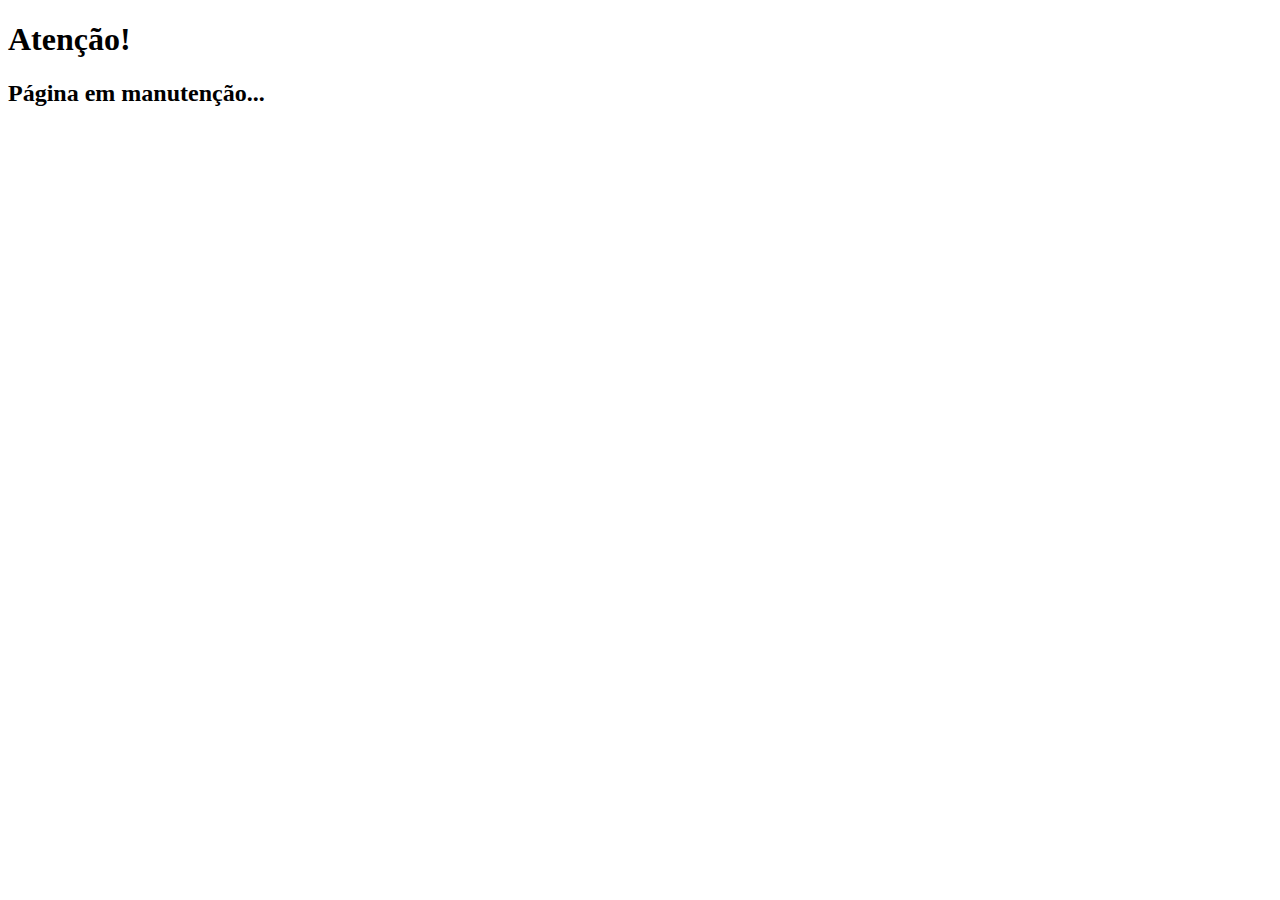
<file: index.html>
<!DOCTYPE html>
<html lang="pt-br">
<head>
  <meta charset="UTF-8">
  <meta name="viewport" content="width=device-width, initial-scale=1.0">
  <title>Página em manutenção</title>
</head>
<body>
  <h1>Atenção!</h1>
  <h2>Página em manutenção...</h2>
</body>
</html>
</file>
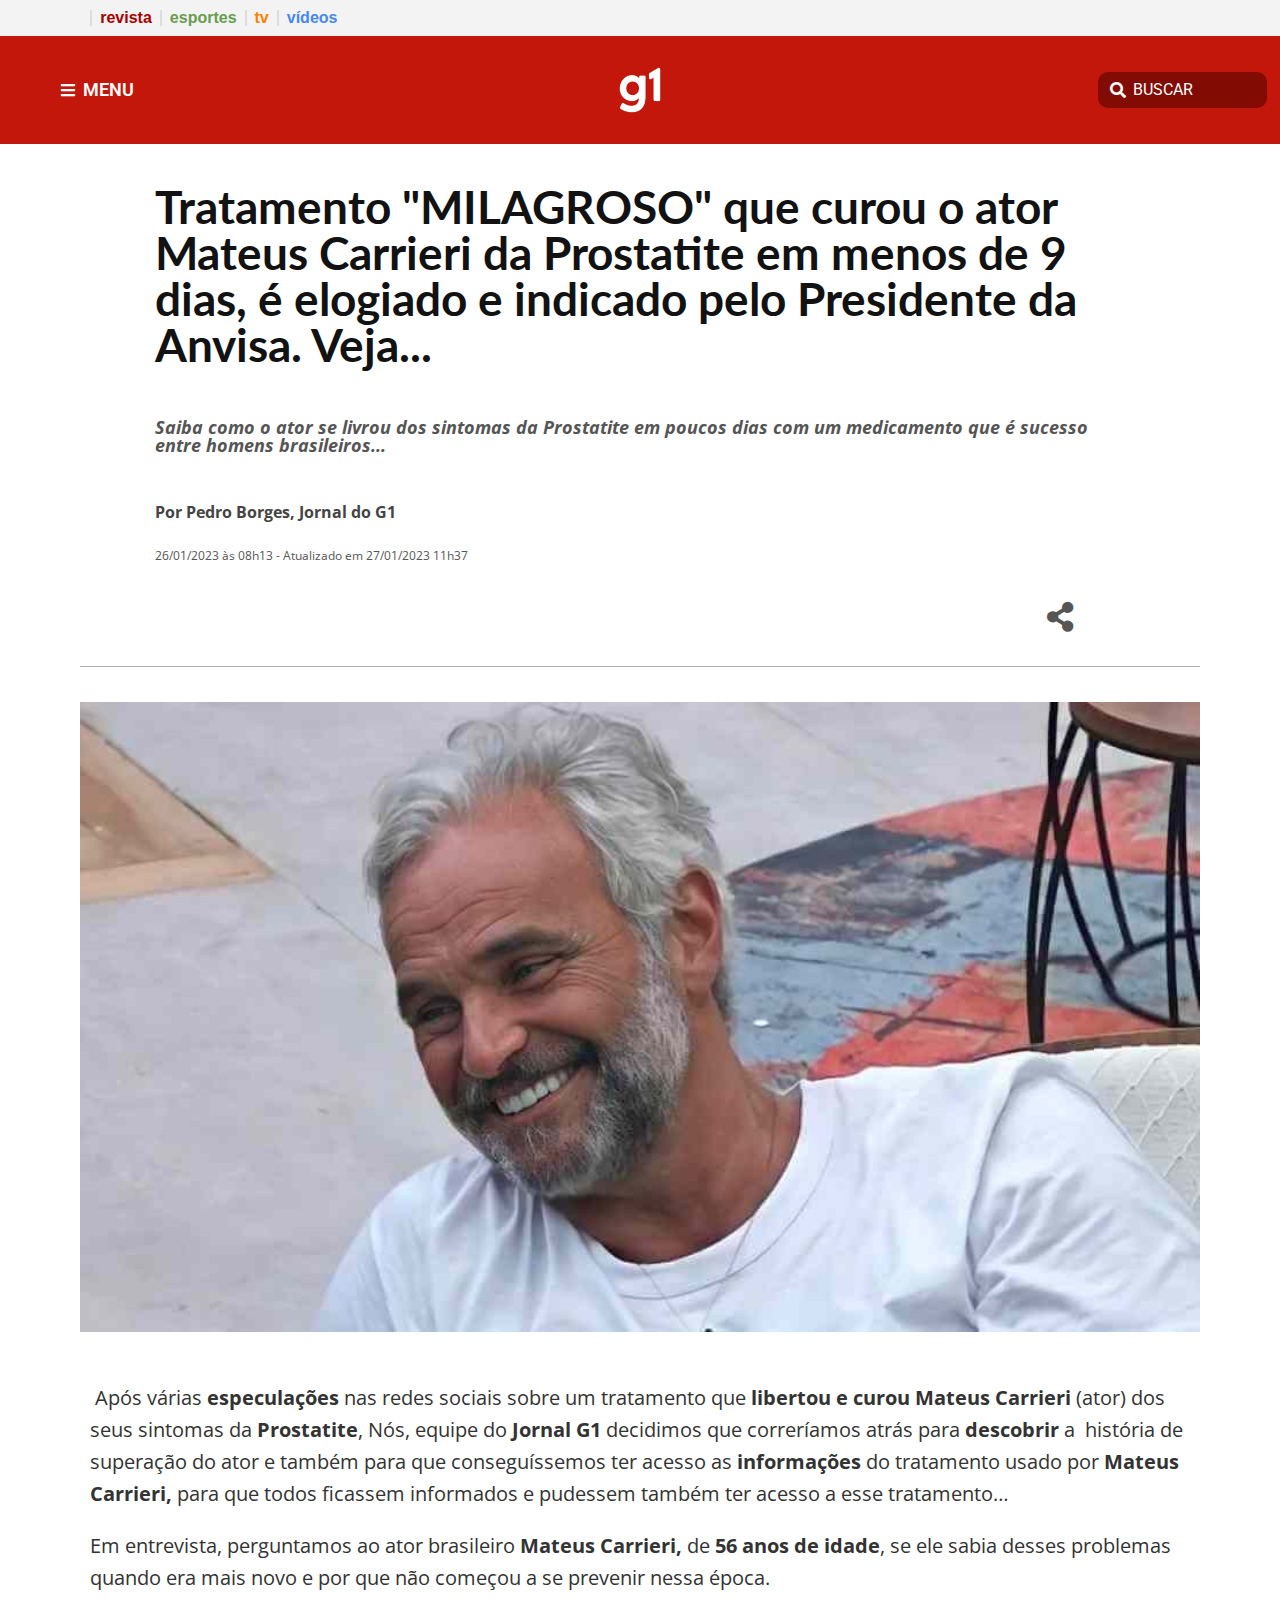
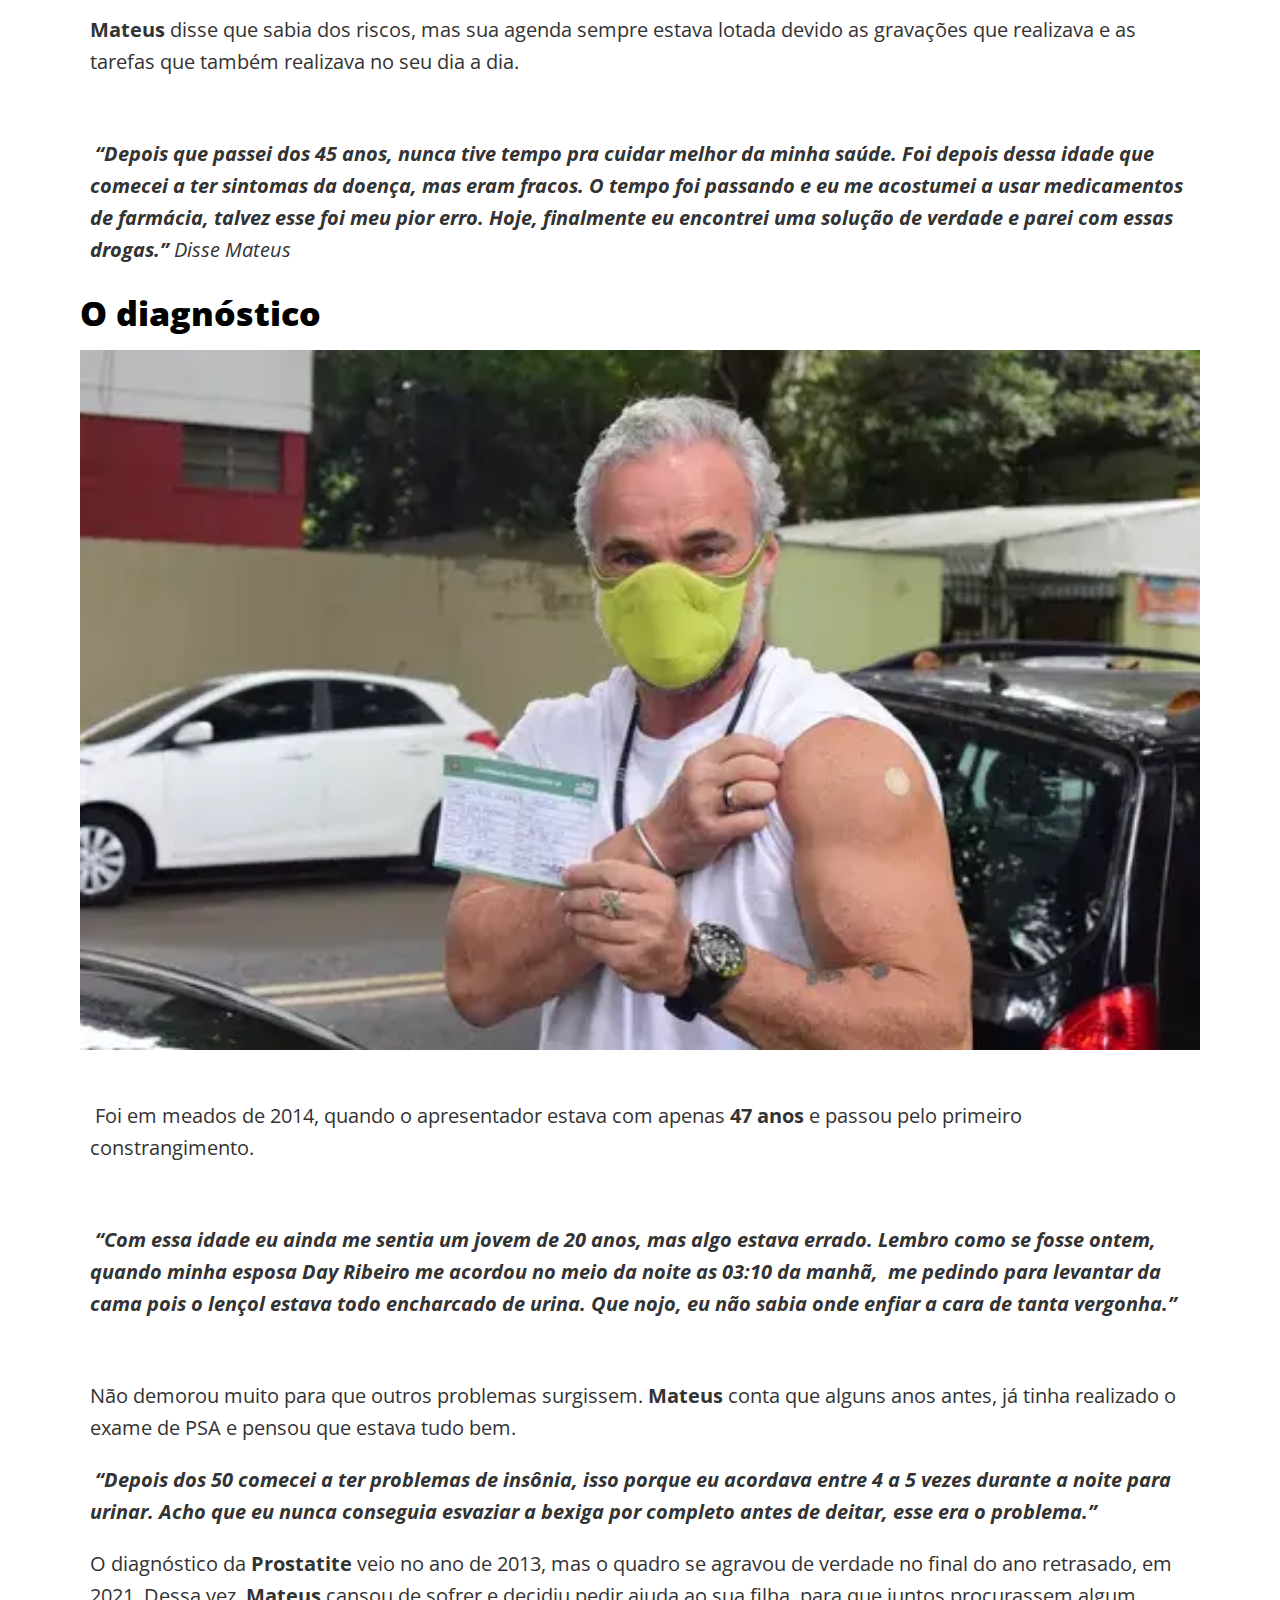
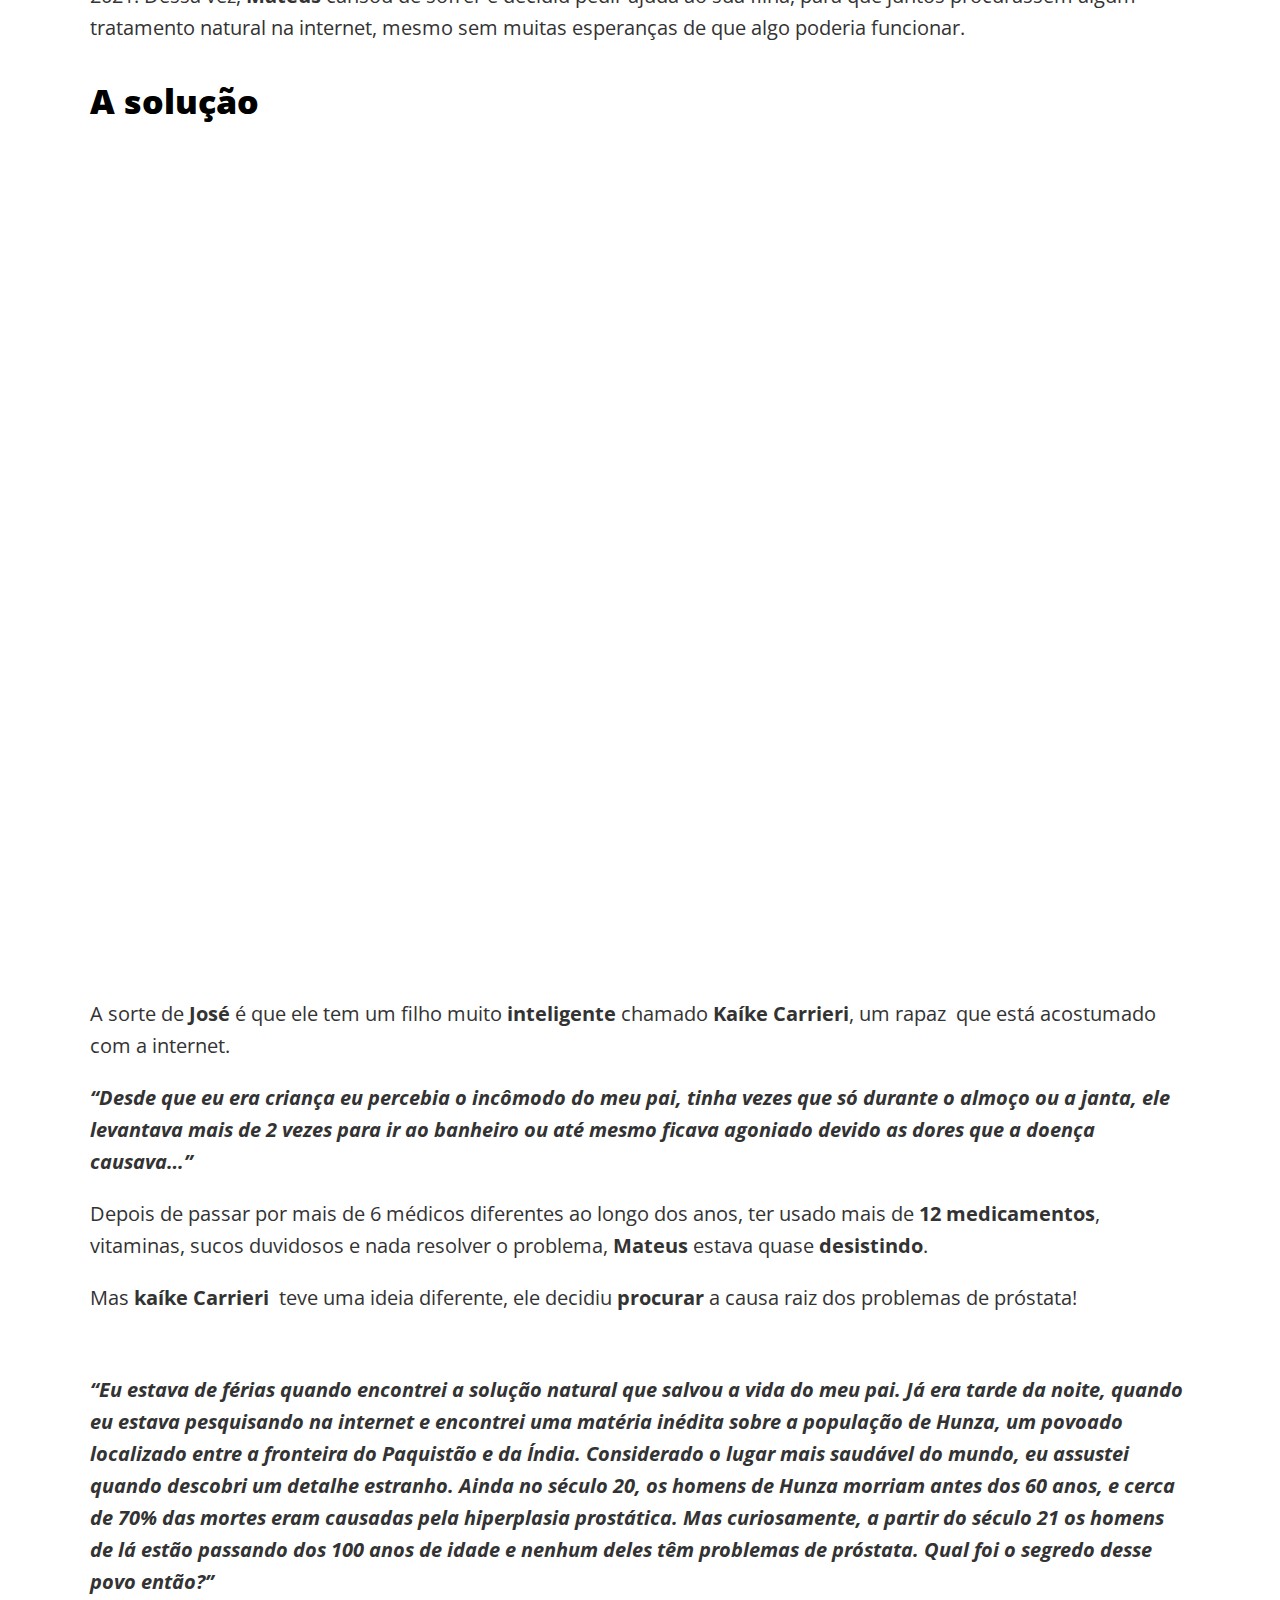
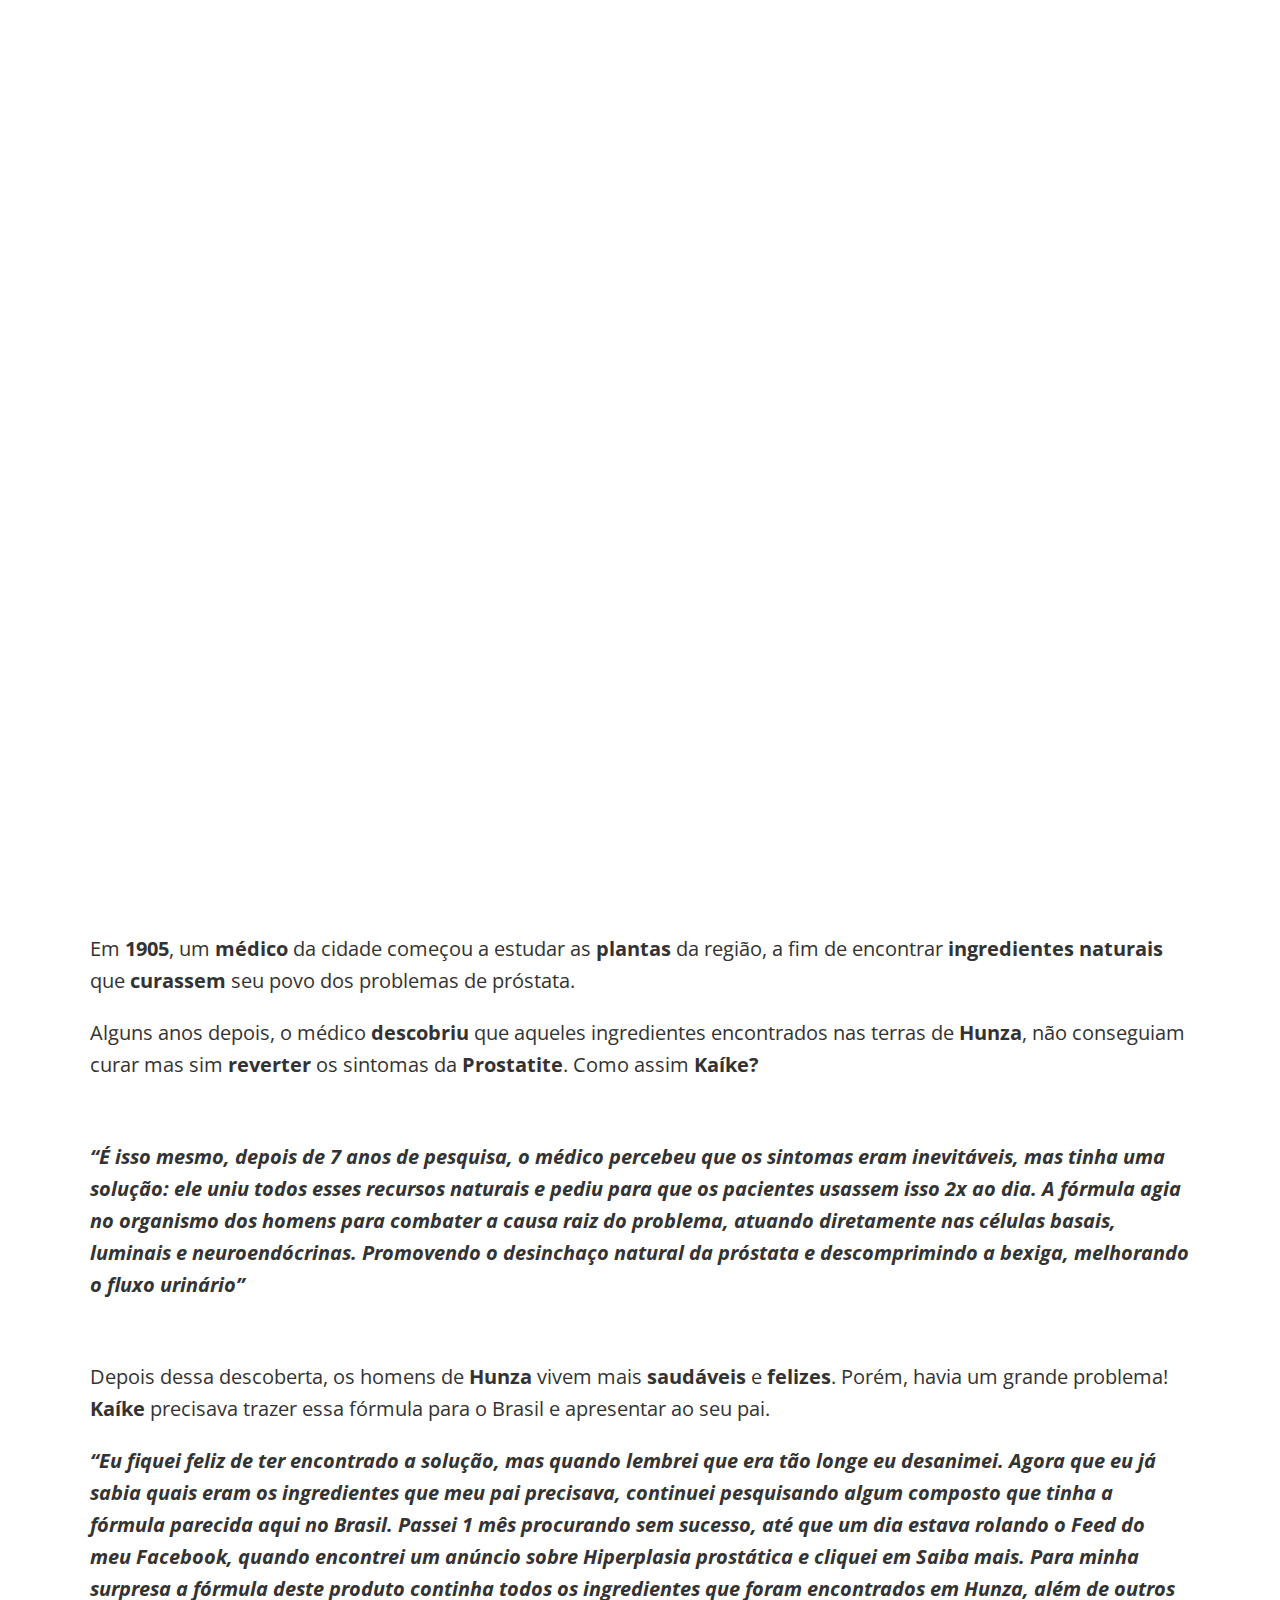
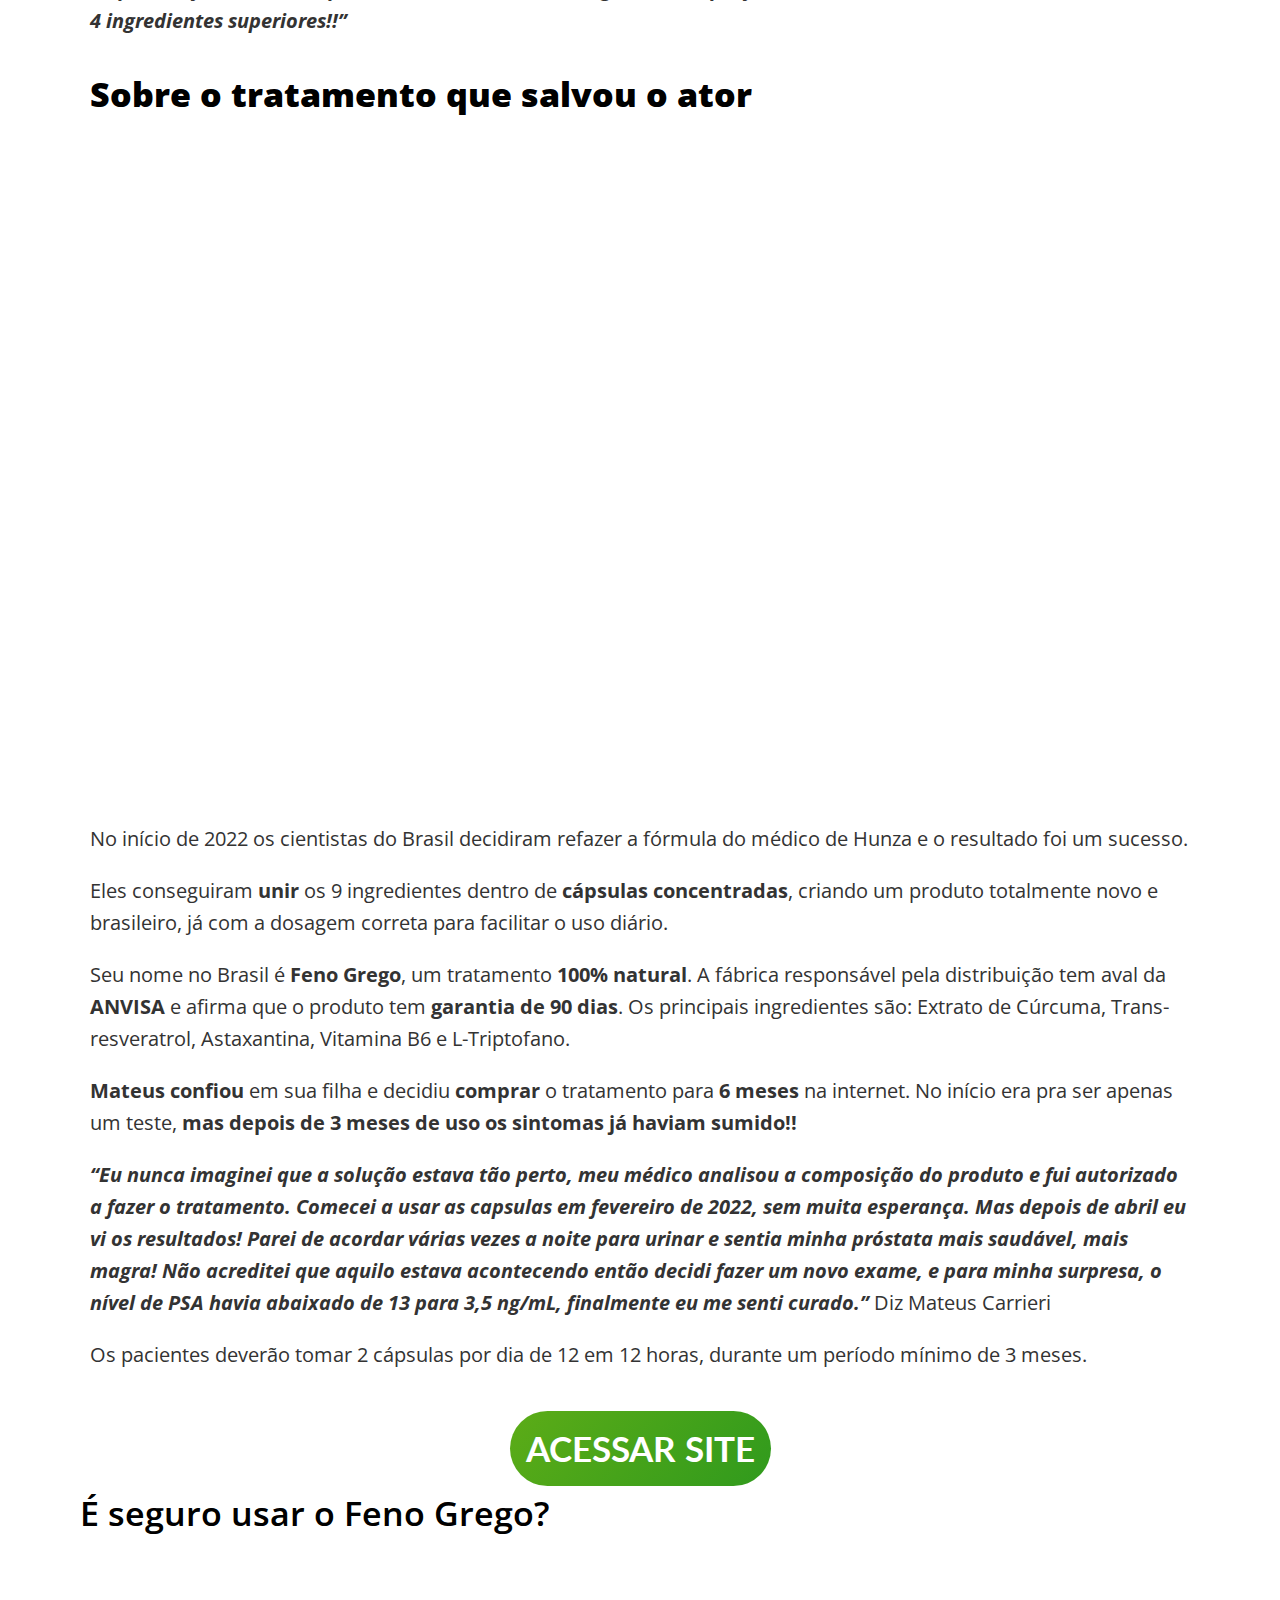
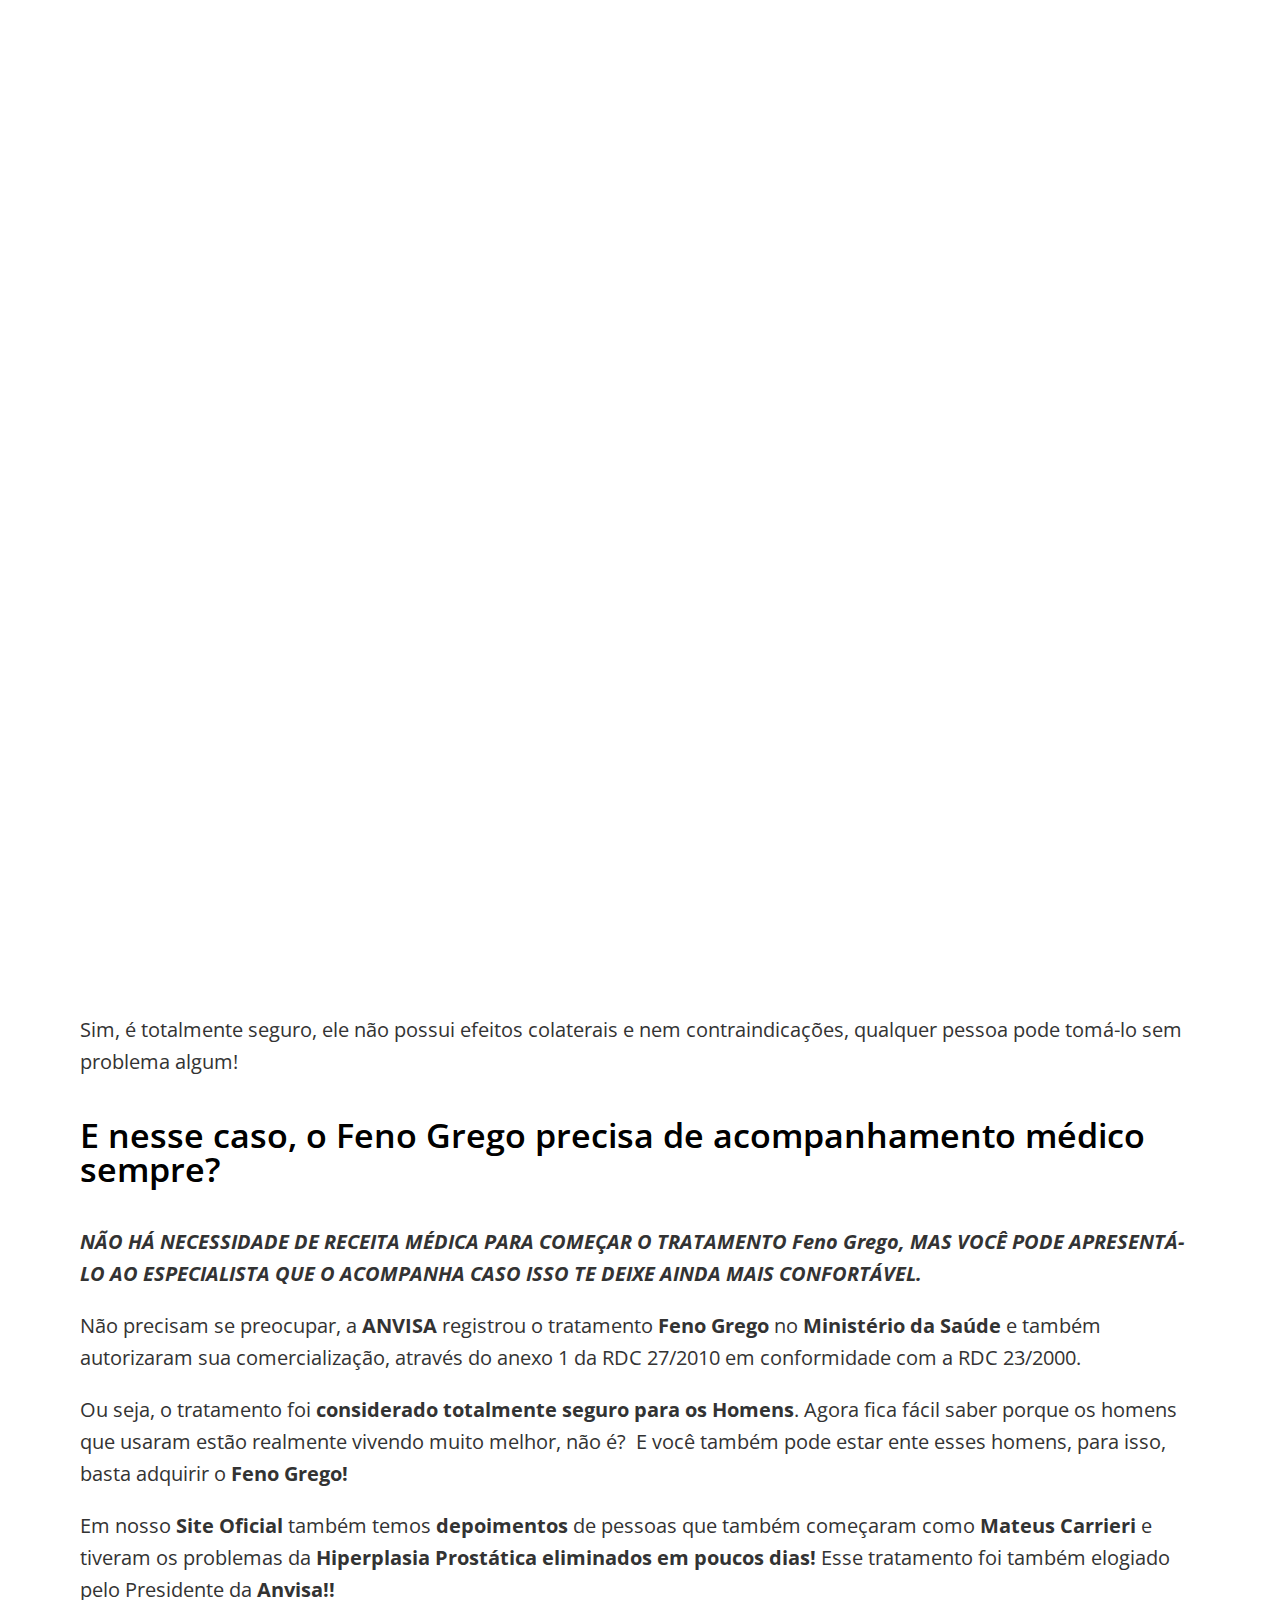
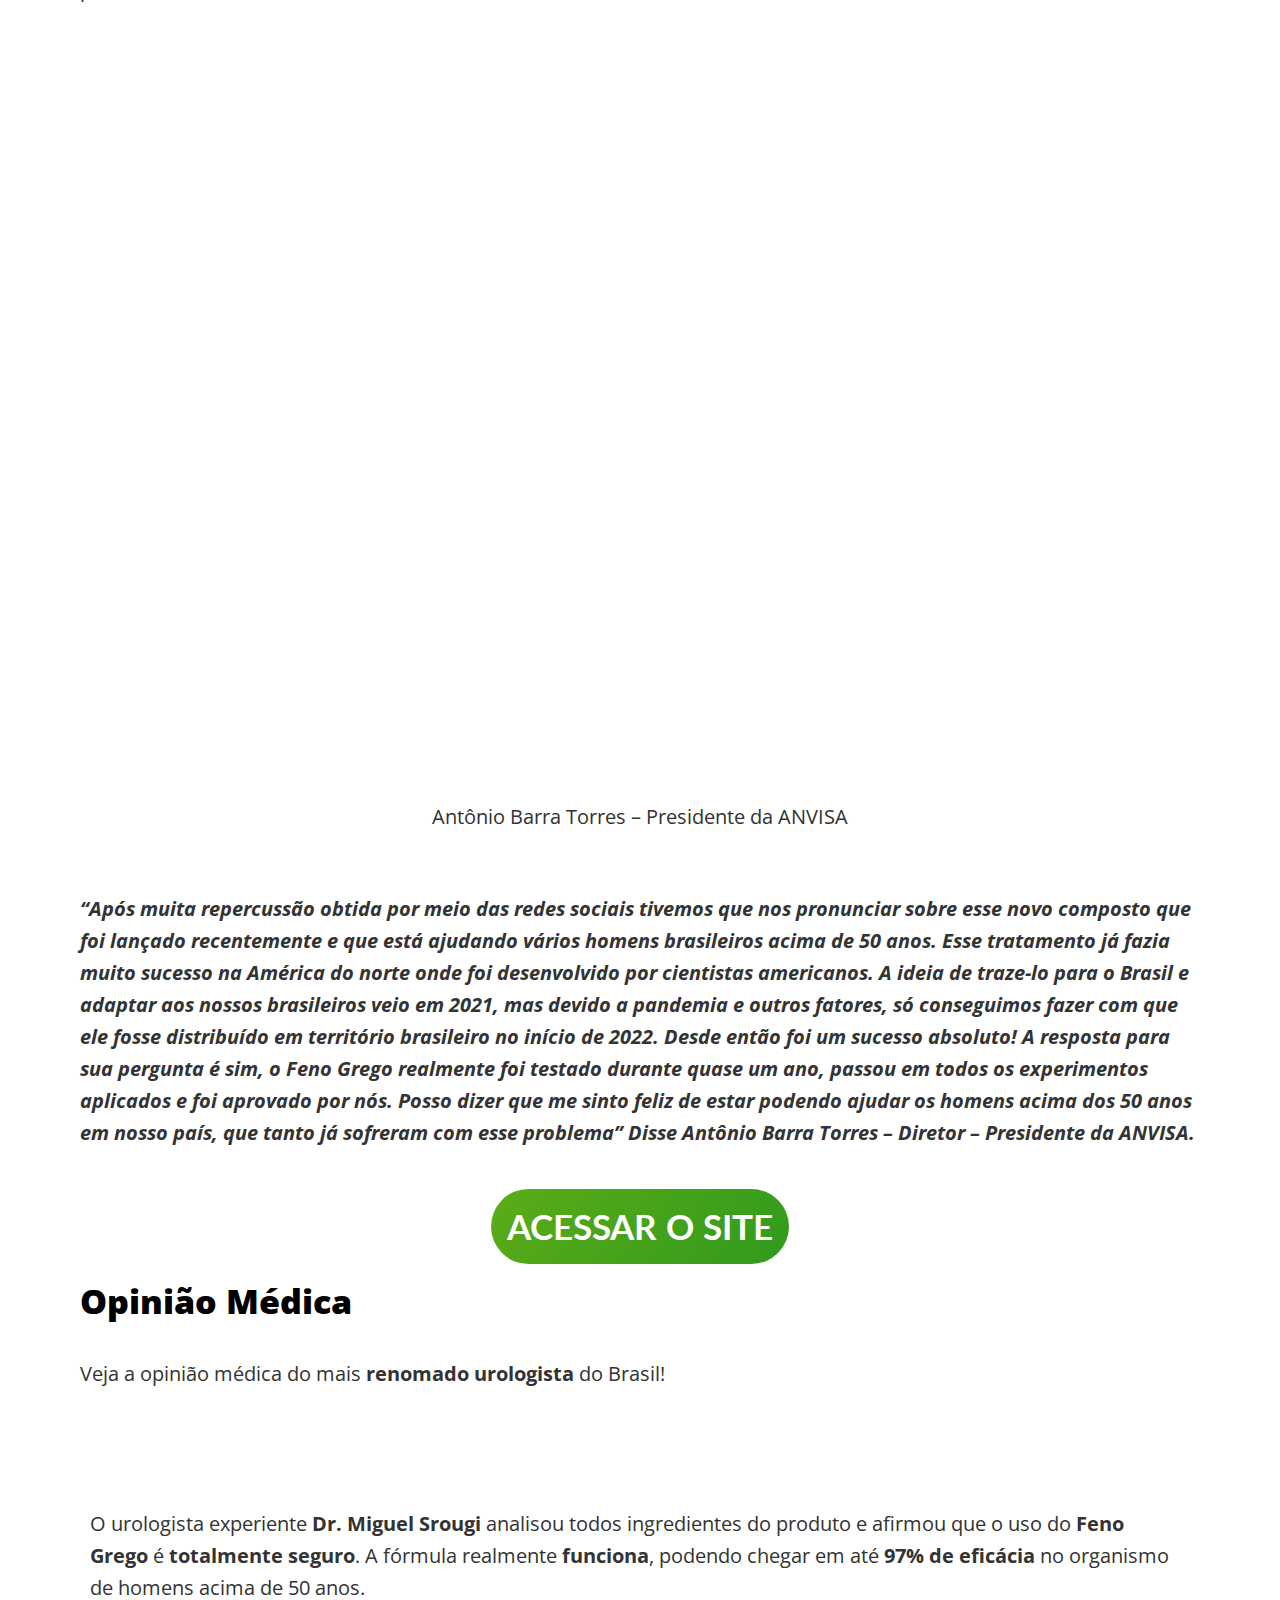
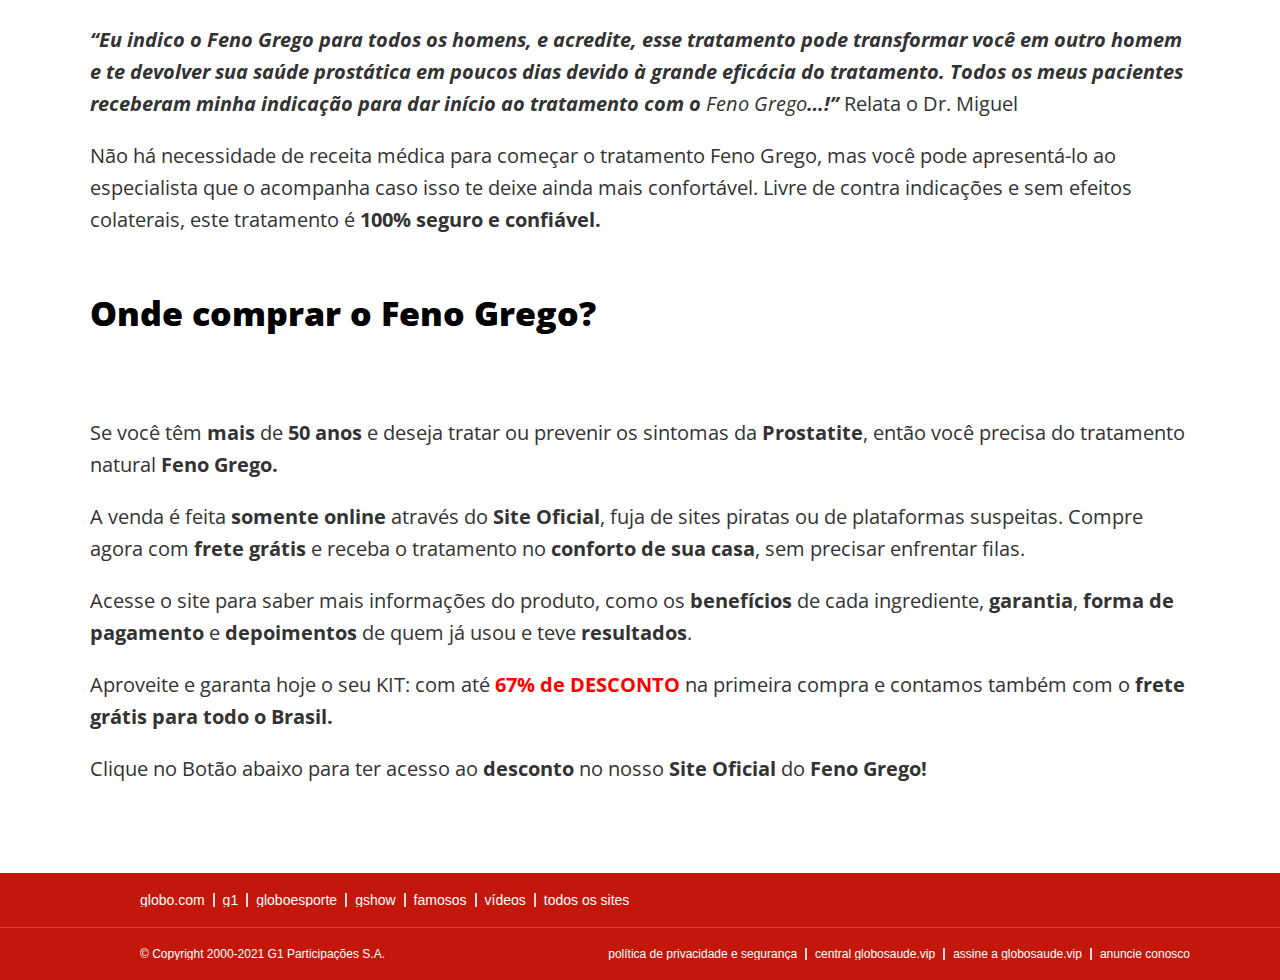
<file: bm50-c02/index.html>
<!DOCTYPE html>
<html lang="pt-BR">
<head>
	<meta charset="UTF-8">
			<title>adv -Mateus 2 &#8211; Feno Grego</title>
		<meta name="viewport" content="width=device-width, initial-scale=1">
<meta name="robots" content="max-image-preview:large">
<link href="https://fonts.gstatic.com" crossorigin rel="preconnect">
<style>
img.wp-smiley,
img.emoji {
	display: inline !important;
	border: none !important;
	box-shadow: none !important;
	height: 1em !important;
	width: 1em !important;
	margin: 0 0.07em !important;
	vertical-align: -0.1em !important;
	background: none !important;
	padding: 0 !important;
}
</style>
	<style id="wp-block-library-inline-css">
:root{--wp-admin-theme-color:#007cba;--wp-admin-theme-color--rgb:0,124,186;--wp-admin-theme-color-darker-10:#006ba1;--wp-admin-theme-color-darker-10--rgb:0,107,161;--wp-admin-theme-color-darker-20:#005a87;--wp-admin-theme-color-darker-20--rgb:0,90,135;--wp-admin-border-width-focus:2px}@media (-webkit-min-device-pixel-ratio:2),(min-resolution:192dpi){:root{--wp-admin-border-width-focus:1.5px}}.wp-element-button{cursor:pointer}:root{--wp--preset--font-size--normal:16px;--wp--preset--font-size--huge:42px}:root .has-very-light-gray-background-color{background-color:#eee}:root .has-very-dark-gray-background-color{background-color:#313131}:root .has-very-light-gray-color{color:#eee}:root .has-very-dark-gray-color{color:#313131}:root .has-vivid-green-cyan-to-vivid-cyan-blue-gradient-background{background:linear-gradient(135deg,#00d084,#0693e3)}:root .has-purple-crush-gradient-background{background:linear-gradient(135deg,#34e2e4,#4721fb 50%,#ab1dfe)}:root .has-hazy-dawn-gradient-background{background:linear-gradient(135deg,#faaca8,#dad0ec)}:root .has-subdued-olive-gradient-background{background:linear-gradient(135deg,#fafae1,#67a671)}:root .has-atomic-cream-gradient-background{background:linear-gradient(135deg,#fdd79a,#004a59)}:root .has-nightshade-gradient-background{background:linear-gradient(135deg,#330968,#31cdcf)}:root .has-midnight-gradient-background{background:linear-gradient(135deg,#020381,#2874fc)}.has-regular-font-size{font-size:1em}.has-larger-font-size{font-size:2.625em}.has-normal-font-size{font-size:var(--wp--preset--font-size--normal)}.has-huge-font-size{font-size:var(--wp--preset--font-size--huge)}.has-text-align-center{text-align:center}.has-text-align-left{text-align:left}.has-text-align-right{text-align:right}#end-resizable-editor-section{display:none}.aligncenter{clear:both}.items-justified-left{justify-content:flex-start}.items-justified-center{justify-content:center}.items-justified-right{justify-content:flex-end}.items-justified-space-between{justify-content:space-between}.screen-reader-text{border:0;clip:rect(1px,1px,1px,1px);clip-path:inset(50%);height:1px;margin:-1px;overflow:hidden;padding:0;position:absolute;width:1px;word-wrap:normal!important}.screen-reader-text:focus{background-color:#ddd;clip:auto!important;clip-path:none;color:#444;display:block;font-size:1em;height:auto;left:5px;line-height:normal;padding:15px 23px 14px;text-decoration:none;top:5px;width:auto;z-index:100000}html :where(.has-border-color){border-style:solid}html :where([style*=border-top-color]){border-top-style:solid}html :where([style*=border-right-color]){border-right-style:solid}html :where([style*=border-bottom-color]){border-bottom-style:solid}html :where([style*=border-left-color]){border-left-style:solid}html :where([style*=border-width]){border-style:solid}html :where([style*=border-top-width]){border-top-style:solid}html :where([style*=border-right-width]){border-right-style:solid}html :where([style*=border-bottom-width]){border-bottom-style:solid}html :where([style*=border-left-width]){border-left-style:solid}html :where(img[class*=wp-image-]){height:auto;max-width:100%}figure{margin:0 0 1em}
</style>
<style id="global-styles-inline-css">
body{--wp--preset--color--black: #000000;--wp--preset--color--cyan-bluish-gray: #abb8c3;--wp--preset--color--white: #ffffff;--wp--preset--color--pale-pink: #f78da7;--wp--preset--color--vivid-red: #cf2e2e;--wp--preset--color--luminous-vivid-orange: #ff6900;--wp--preset--color--luminous-vivid-amber: #fcb900;--wp--preset--color--light-green-cyan: #7bdcb5;--wp--preset--color--vivid-green-cyan: #00d084;--wp--preset--color--pale-cyan-blue: #8ed1fc;--wp--preset--color--vivid-cyan-blue: #0693e3;--wp--preset--color--vivid-purple: #9b51e0;--wp--preset--color--base: #ffffff;--wp--preset--color--contrast: #000000;--wp--preset--color--primary: #9DFF20;--wp--preset--color--secondary: #345C00;--wp--preset--color--tertiary: #F6F6F6;--wp--preset--gradient--vivid-cyan-blue-to-vivid-purple: linear-gradient(135deg,rgba(6,147,227,1) 0%,rgb(155,81,224) 100%);--wp--preset--gradient--light-green-cyan-to-vivid-green-cyan: linear-gradient(135deg,rgb(122,220,180) 0%,rgb(0,208,130) 100%);--wp--preset--gradient--luminous-vivid-amber-to-luminous-vivid-orange: linear-gradient(135deg,rgba(252,185,0,1) 0%,rgba(255,105,0,1) 100%);--wp--preset--gradient--luminous-vivid-orange-to-vivid-red: linear-gradient(135deg,rgba(255,105,0,1) 0%,rgb(207,46,46) 100%);--wp--preset--gradient--very-light-gray-to-cyan-bluish-gray: linear-gradient(135deg,rgb(238,238,238) 0%,rgb(169,184,195) 100%);--wp--preset--gradient--cool-to-warm-spectrum: linear-gradient(135deg,rgb(74,234,220) 0%,rgb(151,120,209) 20%,rgb(207,42,186) 40%,rgb(238,44,130) 60%,rgb(251,105,98) 80%,rgb(254,248,76) 100%);--wp--preset--gradient--blush-light-purple: linear-gradient(135deg,rgb(255,206,236) 0%,rgb(152,150,240) 100%);--wp--preset--gradient--blush-bordeaux: linear-gradient(135deg,rgb(254,205,165) 0%,rgb(254,45,45) 50%,rgb(107,0,62) 100%);--wp--preset--gradient--luminous-dusk: linear-gradient(135deg,rgb(255,203,112) 0%,rgb(199,81,192) 50%,rgb(65,88,208) 100%);--wp--preset--gradient--pale-ocean: linear-gradient(135deg,rgb(255,245,203) 0%,rgb(182,227,212) 50%,rgb(51,167,181) 100%);--wp--preset--gradient--electric-grass: linear-gradient(135deg,rgb(202,248,128) 0%,rgb(113,206,126) 100%);--wp--preset--gradient--midnight: linear-gradient(135deg,rgb(2,3,129) 0%,rgb(40,116,252) 100%);--wp--preset--duotone--dark-grayscale: url('index.html#wp-duotone-dark-grayscale');--wp--preset--duotone--grayscale: url('index.html#wp-duotone-grayscale');--wp--preset--duotone--purple-yellow: url('index.html#wp-duotone-purple-yellow');--wp--preset--duotone--blue-red: url('index.html#wp-duotone-blue-red');--wp--preset--duotone--midnight: url('index.html#wp-duotone-midnight');--wp--preset--duotone--magenta-yellow: url('index.html#wp-duotone-magenta-yellow');--wp--preset--duotone--purple-green: url('index.html#wp-duotone-purple-green');--wp--preset--duotone--blue-orange: url('index.html#wp-duotone-blue-orange');--wp--preset--font-size--small: clamp(0.875rem, 0.875rem + ((1vw - 0.48rem) * 0.24), 1rem);--wp--preset--font-size--medium: clamp(1rem, 1rem + ((1vw - 0.48rem) * 0.24), 1.125rem);--wp--preset--font-size--large: clamp(1.75rem, 1.75rem + ((1vw - 0.48rem) * 0.24), 1.875rem);--wp--preset--font-size--x-large: 2.25rem;--wp--preset--font-size--xx-large: clamp(4rem, 4rem + ((1vw - 0.48rem) * 11.538), 10rem);--wp--preset--font-family--dm-sans: "DM Sans", sans-serif;--wp--preset--font-family--ibm-plex-mono: 'IBM Plex Mono', monospace;--wp--preset--font-family--inter: "Inter", sans-serif;--wp--preset--font-family--system-font: -apple-system,BlinkMacSystemFont,"Segoe UI",Roboto,Oxygen-Sans,Ubuntu,Cantarell,"Helvetica Neue",sans-serif;--wp--preset--font-family--source-serif-pro: "Source Serif Pro", serif;--wp--preset--spacing--30: clamp(1.5rem, 5vw, 2rem);--wp--preset--spacing--40: clamp(1.8rem, 1.8rem + ((1vw - 0.48rem) * 2.885), 3rem);--wp--preset--spacing--50: clamp(2.5rem, 8vw, 4.5rem);--wp--preset--spacing--60: clamp(3.75rem, 10vw, 7rem);--wp--preset--spacing--70: clamp(5rem, 5.25rem + ((1vw - 0.48rem) * 9.096), 8rem);--wp--preset--spacing--80: clamp(7rem, 14vw, 11rem);}body { margin: 0;--wp--style--global--content-size: 650px;--wp--style--global--wide-size: 1200px; }.wp-site-blocks { padding-top: var(--wp--style--root--padding-top); padding-bottom: var(--wp--style--root--padding-bottom); }.has-global-padding { padding-right: var(--wp--style--root--padding-right); padding-left: var(--wp--style--root--padding-left); }.has-global-padding :where(.has-global-padding) { padding-right: 0; padding-left: 0; }.has-global-padding > .alignfull { margin-right: calc(var(--wp--style--root--padding-right) * -1); margin-left: calc(var(--wp--style--root--padding-left) * -1); }.has-global-padding :where(.has-global-padding) > .alignfull { margin-right: 0; margin-left: 0; }.has-global-padding > .alignfull:where(:not(.has-global-padding)) > :where([class*="wp-block-"]:not(.alignfull):not([class*="__"]),p,h1,h2,h3,h4,h5,h6,ul,ol) { padding-right: var(--wp--style--root--padding-right); padding-left: var(--wp--style--root--padding-left); }.has-global-padding :where(.has-global-padding) > .alignfull:where(:not(.has-global-padding)) > :where([class*="wp-block-"]:not(.alignfull):not([class*="__"]),p,h1,h2,h3,h4,h5,h6,ul,ol) { padding-right: 0; padding-left: 0; }.wp-site-blocks > .alignleft { float: left; margin-right: 2em; }.wp-site-blocks > .alignright { float: right; margin-left: 2em; }.wp-site-blocks > .aligncenter { justify-content: center; margin-left: auto; margin-right: auto; }.wp-site-blocks > * { margin-block-start: 0; margin-block-end: 0; }.wp-site-blocks > * + * { margin-block-start: 1.5rem; }body { --wp--style--block-gap: 1.5rem; }body .is-layout-flow > *{margin-block-start: 0;margin-block-end: 0;}body .is-layout-flow > * + *{margin-block-start: 1.5rem;margin-block-end: 0;}body .is-layout-constrained > *{margin-block-start: 0;margin-block-end: 0;}body .is-layout-constrained > * + *{margin-block-start: 1.5rem;margin-block-end: 0;}body .is-layout-flex{gap: 1.5rem;}body .is-layout-flow > .alignleft{float: left;margin-inline-start: 0;margin-inline-end: 2em;}body .is-layout-flow > .alignright{float: right;margin-inline-start: 2em;margin-inline-end: 0;}body .is-layout-flow > .aligncenter{margin-left: auto !important;margin-right: auto !important;}body .is-layout-constrained > .alignleft{float: left;margin-inline-start: 0;margin-inline-end: 2em;}body .is-layout-constrained > .alignright{float: right;margin-inline-start: 2em;margin-inline-end: 0;}body .is-layout-constrained > .aligncenter{margin-left: auto !important;margin-right: auto !important;}body .is-layout-constrained > :where(:not(.alignleft):not(.alignright):not(.alignfull)){max-width: var(--wp--style--global--content-size);margin-left: auto !important;margin-right: auto !important;}body .is-layout-constrained > .alignwide{max-width: var(--wp--style--global--wide-size);}body .is-layout-flex{display: flex;}body .is-layout-flex{flex-wrap: wrap;align-items: center;}body .is-layout-flex > *{margin: 0;}body{background-color: var(--wp--preset--color--base);color: var(--wp--preset--color--contrast);font-family: var(--wp--preset--font-family--system-font);font-size: var(--wp--preset--font-size--medium);line-height: 1.6;--wp--style--root--padding-top: var(--wp--preset--spacing--40);--wp--style--root--padding-right: var(--wp--preset--spacing--30);--wp--style--root--padding-bottom: var(--wp--preset--spacing--40);--wp--style--root--padding-left: var(--wp--preset--spacing--30);}a:where(:not(.wp-element-button)){color: var(--wp--preset--color--contrast);text-decoration: underline;}a:where(:not(.wp-element-button)):hover{text-decoration: none;}a:where(:not(.wp-element-button)):focus{text-decoration: underline dashed;}a:where(:not(.wp-element-button)):active{color: var(--wp--preset--color--secondary);text-decoration: none;}h1, h2, h3, h4, h5, h6{font-weight: 400;line-height: 1.4;}h1{font-size: clamp(2.719rem, 2.719rem + ((1vw - 0.48rem) * 1.742), 3.625rem);line-height: 1.2;}h2{font-size: clamp(2.625rem, calc(2.625rem + ((1vw - 0.48rem) * 8.4135)), 3.25rem);line-height: 1.2;}h3{font-size: var(--wp--preset--font-size--x-large);}h4{font-size: var(--wp--preset--font-size--large);}h5{font-size: var(--wp--preset--font-size--medium);font-weight: 700;text-transform: uppercase;}h6{font-size: var(--wp--preset--font-size--medium);text-transform: uppercase;}.wp-element-button, .wp-block-button__link{background-color: var(--wp--preset--color--primary);border-radius: 0;border-width: 0;color: var(--wp--preset--color--contrast);font-family: inherit;font-size: inherit;line-height: inherit;padding: calc(0.667em + 2px) calc(1.333em + 2px);text-decoration: none;}.wp-element-button:visited, .wp-block-button__link:visited{color: var(--wp--preset--color--contrast);}.wp-element-button:hover, .wp-block-button__link:hover{background-color: var(--wp--preset--color--contrast);color: var(--wp--preset--color--base);}.wp-element-button:focus, .wp-block-button__link:focus{background-color: var(--wp--preset--color--contrast);color: var(--wp--preset--color--base);}.wp-element-button:active, .wp-block-button__link:active{background-color: var(--wp--preset--color--secondary);color: var(--wp--preset--color--base);}.has-black-color{color: var(--wp--preset--color--black) !important;}.has-cyan-bluish-gray-color{color: var(--wp--preset--color--cyan-bluish-gray) !important;}.has-white-color{color: var(--wp--preset--color--white) !important;}.has-pale-pink-color{color: var(--wp--preset--color--pale-pink) !important;}.has-vivid-red-color{color: var(--wp--preset--color--vivid-red) !important;}.has-luminous-vivid-orange-color{color: var(--wp--preset--color--luminous-vivid-orange) !important;}.has-luminous-vivid-amber-color{color: var(--wp--preset--color--luminous-vivid-amber) !important;}.has-light-green-cyan-color{color: var(--wp--preset--color--light-green-cyan) !important;}.has-vivid-green-cyan-color{color: var(--wp--preset--color--vivid-green-cyan) !important;}.has-pale-cyan-blue-color{color: var(--wp--preset--color--pale-cyan-blue) !important;}.has-vivid-cyan-blue-color{color: var(--wp--preset--color--vivid-cyan-blue) !important;}.has-vivid-purple-color{color: var(--wp--preset--color--vivid-purple) !important;}.has-base-color{color: var(--wp--preset--color--base) !important;}.has-contrast-color{color: var(--wp--preset--color--contrast) !important;}.has-primary-color{color: var(--wp--preset--color--primary) !important;}.has-secondary-color{color: var(--wp--preset--color--secondary) !important;}.has-tertiary-color{color: var(--wp--preset--color--tertiary) !important;}.has-black-background-color{background-color: var(--wp--preset--color--black) !important;}.has-cyan-bluish-gray-background-color{background-color: var(--wp--preset--color--cyan-bluish-gray) !important;}.has-white-background-color{background-color: var(--wp--preset--color--white) !important;}.has-pale-pink-background-color{background-color: var(--wp--preset--color--pale-pink) !important;}.has-vivid-red-background-color{background-color: var(--wp--preset--color--vivid-red) !important;}.has-luminous-vivid-orange-background-color{background-color: var(--wp--preset--color--luminous-vivid-orange) !important;}.has-luminous-vivid-amber-background-color{background-color: var(--wp--preset--color--luminous-vivid-amber) !important;}.has-light-green-cyan-background-color{background-color: var(--wp--preset--color--light-green-cyan) !important;}.has-vivid-green-cyan-background-color{background-color: var(--wp--preset--color--vivid-green-cyan) !important;}.has-pale-cyan-blue-background-color{background-color: var(--wp--preset--color--pale-cyan-blue) !important;}.has-vivid-cyan-blue-background-color{background-color: var(--wp--preset--color--vivid-cyan-blue) !important;}.has-vivid-purple-background-color{background-color: var(--wp--preset--color--vivid-purple) !important;}.has-base-background-color{background-color: var(--wp--preset--color--base) !important;}.has-contrast-background-color{background-color: var(--wp--preset--color--contrast) !important;}.has-primary-background-color{background-color: var(--wp--preset--color--primary) !important;}.has-secondary-background-color{background-color: var(--wp--preset--color--secondary) !important;}.has-tertiary-background-color{background-color: var(--wp--preset--color--tertiary) !important;}.has-black-border-color{border-color: var(--wp--preset--color--black) !important;}.has-cyan-bluish-gray-border-color{border-color: var(--wp--preset--color--cyan-bluish-gray) !important;}.has-white-border-color{border-color: var(--wp--preset--color--white) !important;}.has-pale-pink-border-color{border-color: var(--wp--preset--color--pale-pink) !important;}.has-vivid-red-border-color{border-color: var(--wp--preset--color--vivid-red) !important;}.has-luminous-vivid-orange-border-color{border-color: var(--wp--preset--color--luminous-vivid-orange) !important;}.has-luminous-vivid-amber-border-color{border-color: var(--wp--preset--color--luminous-vivid-amber) !important;}.has-light-green-cyan-border-color{border-color: var(--wp--preset--color--light-green-cyan) !important;}.has-vivid-green-cyan-border-color{border-color: var(--wp--preset--color--vivid-green-cyan) !important;}.has-pale-cyan-blue-border-color{border-color: var(--wp--preset--color--pale-cyan-blue) !important;}.has-vivid-cyan-blue-border-color{border-color: var(--wp--preset--color--vivid-cyan-blue) !important;}.has-vivid-purple-border-color{border-color: var(--wp--preset--color--vivid-purple) !important;}.has-base-border-color{border-color: var(--wp--preset--color--base) !important;}.has-contrast-border-color{border-color: var(--wp--preset--color--contrast) !important;}.has-primary-border-color{border-color: var(--wp--preset--color--primary) !important;}.has-secondary-border-color{border-color: var(--wp--preset--color--secondary) !important;}.has-tertiary-border-color{border-color: var(--wp--preset--color--tertiary) !important;}.has-vivid-cyan-blue-to-vivid-purple-gradient-background{background: var(--wp--preset--gradient--vivid-cyan-blue-to-vivid-purple) !important;}.has-light-green-cyan-to-vivid-green-cyan-gradient-background{background: var(--wp--preset--gradient--light-green-cyan-to-vivid-green-cyan) !important;}.has-luminous-vivid-amber-to-luminous-vivid-orange-gradient-background{background: var(--wp--preset--gradient--luminous-vivid-amber-to-luminous-vivid-orange) !important;}.has-luminous-vivid-orange-to-vivid-red-gradient-background{background: var(--wp--preset--gradient--luminous-vivid-orange-to-vivid-red) !important;}.has-very-light-gray-to-cyan-bluish-gray-gradient-background{background: var(--wp--preset--gradient--very-light-gray-to-cyan-bluish-gray) !important;}.has-cool-to-warm-spectrum-gradient-background{background: var(--wp--preset--gradient--cool-to-warm-spectrum) !important;}.has-blush-light-purple-gradient-background{background: var(--wp--preset--gradient--blush-light-purple) !important;}.has-blush-bordeaux-gradient-background{background: var(--wp--preset--gradient--blush-bordeaux) !important;}.has-luminous-dusk-gradient-background{background: var(--wp--preset--gradient--luminous-dusk) !important;}.has-pale-ocean-gradient-background{background: var(--wp--preset--gradient--pale-ocean) !important;}.has-electric-grass-gradient-background{background: var(--wp--preset--gradient--electric-grass) !important;}.has-midnight-gradient-background{background: var(--wp--preset--gradient--midnight) !important;}.has-small-font-size{font-size: var(--wp--preset--font-size--small) !important;}.has-medium-font-size{font-size: var(--wp--preset--font-size--medium) !important;}.has-large-font-size{font-size: var(--wp--preset--font-size--large) !important;}.has-x-large-font-size{font-size: var(--wp--preset--font-size--x-large) !important;}.has-xx-large-font-size{font-size: var(--wp--preset--font-size--xx-large) !important;}.has-dm-sans-font-family{font-family: var(--wp--preset--font-family--dm-sans) !important;}.has-ibm-plex-mono-font-family{font-family: var(--wp--preset--font-family--ibm-plex-mono) !important;}.has-inter-font-family{font-family: var(--wp--preset--font-family--inter) !important;}.has-system-font-font-family{font-family: var(--wp--preset--font-family--system-font) !important;}.has-source-serif-pro-font-family{font-family: var(--wp--preset--font-family--source-serif-pro) !important;}
</style>
<style id="wp-webfonts-inline-css">
@font-face{font-family:"DM Sans";font-style:normal;font-weight:400;font-display:fallback;src:local("DM Sans"), url('fonts/xlc41WLsgcli.woff2') format('woff2');font-stretch:normal;}@font-face{font-family:"DM Sans";font-style:italic;font-weight:400;font-display:fallback;src:local("DM Sans"), url('fonts/kbFNKVnA82gx.woff2') format('woff2');font-stretch:normal;}@font-face{font-family:"DM Sans";font-style:normal;font-weight:700;font-display:fallback;src:local("DM Sans"), url('fonts/lWNUdHyykhxD.woff2') format('woff2');font-stretch:normal;}@font-face{font-family:"DM Sans";font-style:italic;font-weight:700;font-display:fallback;src:local("DM Sans"), url('fonts/p7B4NaAcJjKu.woff2') format('woff2');font-stretch:normal;}@font-face{font-family:"IBM Plex Mono";font-style:normal;font-weight:300;font-display:block;src:local("IBM Plex Mono"), url('fonts/4w762zJWy0yY.woff2') format('woff2');font-stretch:normal;}@font-face{font-family:"IBM Plex Mono";font-style:normal;font-weight:400;font-display:block;src:local("IBM Plex Mono"), url('fonts/qQdK88KaquYy.woff2') format('woff2');font-stretch:normal;}@font-face{font-family:"IBM Plex Mono";font-style:italic;font-weight:400;font-display:block;src:local("IBM Plex Mono"), url('fonts/HAP80KF22og6.woff2') format('woff2');font-stretch:normal;}@font-face{font-family:"IBM Plex Mono";font-style:normal;font-weight:700;font-display:block;src:local("IBM Plex Mono"), url('fonts/XGuzgCvpBLVl.woff2') format('woff2');font-stretch:normal;}@font-face{font-family:Inter;font-style:normal;font-weight:200 900;font-display:fallback;src:local(Inter), url('fonts/Inter-VariableFont_slnt%2Cwght.ttf') format('truetype');font-stretch:normal;}@font-face{font-family:"Source Serif Pro";font-style:normal;font-weight:200 900;font-display:fallback;src:local("Source Serif Pro"), url('fonts/rBfsIC0owNLR.woff2') format('woff2');font-stretch:normal;}@font-face{font-family:"Source Serif Pro";font-style:italic;font-weight:200 900;font-display:fallback;src:local("Source Serif Pro"), url('fonts/6eJpg6XjlZjD.woff2') format('woff2');font-stretch:normal;}
</style>
<link rel="stylesheet" id="cherry-handler-css-css" href="css/iNM4lDNQJy5V.css" media="all">
<link rel="stylesheet" id="jet-widgets-css" href="css/e0L2QqcymOKN.css" media="all">
<link rel="stylesheet" id="jet-widgets-skin-css" href="css/6vWngwt2sdiF.css" media="all">
<link rel="stylesheet" id="jet-juxtapose-css-css" href="css/At3yogLM3Bov.css" media="all">
<link rel="stylesheet" id="elementor-icons-css" href="css/ZX650VQZRCTm.css" media="all">
<link rel="stylesheet" id="elementor-frontend-css" href="css/85PCYGXGNmb0.css" media="all">
<style id="elementor-frontend-inline-css">
@-webkit-keyframes ha_fadeIn{0%{opacity:0}to{opacity:1}}@keyframes ha_fadeIn{0%{opacity:0}to{opacity:1}}@-webkit-keyframes ha_zoomIn{0%{opacity:0;-webkit-transform:scale3d(.3,.3,.3);transform:scale3d(.3,.3,.3)}50%{opacity:1}}@keyframes ha_zoomIn{0%{opacity:0;-webkit-transform:scale3d(.3,.3,.3);transform:scale3d(.3,.3,.3)}50%{opacity:1}}@-webkit-keyframes ha_rollIn{0%{opacity:0;-webkit-transform:translate3d(-100%,0,0) rotate3d(0,0,1,-120deg);transform:translate3d(-100%,0,0) rotate3d(0,0,1,-120deg)}to{opacity:1}}@keyframes ha_rollIn{0%{opacity:0;-webkit-transform:translate3d(-100%,0,0) rotate3d(0,0,1,-120deg);transform:translate3d(-100%,0,0) rotate3d(0,0,1,-120deg)}to{opacity:1}}@-webkit-keyframes ha_bounce{0%,20%,53%,to{-webkit-animation-timing-function:cubic-bezier(.215,.61,.355,1);animation-timing-function:cubic-bezier(.215,.61,.355,1)}40%,43%{-webkit-transform:translate3d(0,-30px,0) scaleY(1.1);transform:translate3d(0,-30px,0) scaleY(1.1);-webkit-animation-timing-function:cubic-bezier(.755,.05,.855,.06);animation-timing-function:cubic-bezier(.755,.05,.855,.06)}70%{-webkit-transform:translate3d(0,-15px,0) scaleY(1.05);transform:translate3d(0,-15px,0) scaleY(1.05);-webkit-animation-timing-function:cubic-bezier(.755,.05,.855,.06);animation-timing-function:cubic-bezier(.755,.05,.855,.06)}80%{-webkit-transition-timing-function:cubic-bezier(.215,.61,.355,1);transition-timing-function:cubic-bezier(.215,.61,.355,1);-webkit-transform:translate3d(0,0,0) scaleY(.95);transform:translate3d(0,0,0) scaleY(.95)}90%{-webkit-transform:translate3d(0,-4px,0) scaleY(1.02);transform:translate3d(0,-4px,0) scaleY(1.02)}}@keyframes ha_bounce{0%,20%,53%,to{-webkit-animation-timing-function:cubic-bezier(.215,.61,.355,1);animation-timing-function:cubic-bezier(.215,.61,.355,1)}40%,43%{-webkit-transform:translate3d(0,-30px,0) scaleY(1.1);transform:translate3d(0,-30px,0) scaleY(1.1);-webkit-animation-timing-function:cubic-bezier(.755,.05,.855,.06);animation-timing-function:cubic-bezier(.755,.05,.855,.06)}70%{-webkit-transform:translate3d(0,-15px,0) scaleY(1.05);transform:translate3d(0,-15px,0) scaleY(1.05);-webkit-animation-timing-function:cubic-bezier(.755,.05,.855,.06);animation-timing-function:cubic-bezier(.755,.05,.855,.06)}80%{-webkit-transition-timing-function:cubic-bezier(.215,.61,.355,1);transition-timing-function:cubic-bezier(.215,.61,.355,1);-webkit-transform:translate3d(0,0,0) scaleY(.95);transform:translate3d(0,0,0) scaleY(.95)}90%{-webkit-transform:translate3d(0,-4px,0) scaleY(1.02);transform:translate3d(0,-4px,0) scaleY(1.02)}}@-webkit-keyframes ha_bounceIn{0%,20%,40%,60%,80%,to{-webkit-animation-timing-function:cubic-bezier(.215,.61,.355,1);animation-timing-function:cubic-bezier(.215,.61,.355,1)}0%{opacity:0;-webkit-transform:scale3d(.3,.3,.3);transform:scale3d(.3,.3,.3)}20%{-webkit-transform:scale3d(1.1,1.1,1.1);transform:scale3d(1.1,1.1,1.1)}40%{-webkit-transform:scale3d(.9,.9,.9);transform:scale3d(.9,.9,.9)}60%{opacity:1;-webkit-transform:scale3d(1.03,1.03,1.03);transform:scale3d(1.03,1.03,1.03)}80%{-webkit-transform:scale3d(.97,.97,.97);transform:scale3d(.97,.97,.97)}to{opacity:1}}@keyframes ha_bounceIn{0%,20%,40%,60%,80%,to{-webkit-animation-timing-function:cubic-bezier(.215,.61,.355,1);animation-timing-function:cubic-bezier(.215,.61,.355,1)}0%{opacity:0;-webkit-transform:scale3d(.3,.3,.3);transform:scale3d(.3,.3,.3)}20%{-webkit-transform:scale3d(1.1,1.1,1.1);transform:scale3d(1.1,1.1,1.1)}40%{-webkit-transform:scale3d(.9,.9,.9);transform:scale3d(.9,.9,.9)}60%{opacity:1;-webkit-transform:scale3d(1.03,1.03,1.03);transform:scale3d(1.03,1.03,1.03)}80%{-webkit-transform:scale3d(.97,.97,.97);transform:scale3d(.97,.97,.97)}to{opacity:1}}@-webkit-keyframes ha_flipInX{0%{opacity:0;-webkit-transform:perspective(400px) rotate3d(1,0,0,90deg);transform:perspective(400px) rotate3d(1,0,0,90deg);-webkit-animation-timing-function:ease-in;animation-timing-function:ease-in}40%{-webkit-transform:perspective(400px) rotate3d(1,0,0,-20deg);transform:perspective(400px) rotate3d(1,0,0,-20deg);-webkit-animation-timing-function:ease-in;animation-timing-function:ease-in}60%{opacity:1;-webkit-transform:perspective(400px) rotate3d(1,0,0,10deg);transform:perspective(400px) rotate3d(1,0,0,10deg)}80%{-webkit-transform:perspective(400px) rotate3d(1,0,0,-5deg);transform:perspective(400px) rotate3d(1,0,0,-5deg)}}@keyframes ha_flipInX{0%{opacity:0;-webkit-transform:perspective(400px) rotate3d(1,0,0,90deg);transform:perspective(400px) rotate3d(1,0,0,90deg);-webkit-animation-timing-function:ease-in;animation-timing-function:ease-in}40%{-webkit-transform:perspective(400px) rotate3d(1,0,0,-20deg);transform:perspective(400px) rotate3d(1,0,0,-20deg);-webkit-animation-timing-function:ease-in;animation-timing-function:ease-in}60%{opacity:1;-webkit-transform:perspective(400px) rotate3d(1,0,0,10deg);transform:perspective(400px) rotate3d(1,0,0,10deg)}80%{-webkit-transform:perspective(400px) rotate3d(1,0,0,-5deg);transform:perspective(400px) rotate3d(1,0,0,-5deg)}}@-webkit-keyframes ha_flipInY{0%{opacity:0;-webkit-transform:perspective(400px) rotate3d(0,1,0,90deg);transform:perspective(400px) rotate3d(0,1,0,90deg);-webkit-animation-timing-function:ease-in;animation-timing-function:ease-in}40%{-webkit-transform:perspective(400px) rotate3d(0,1,0,-20deg);transform:perspective(400px) rotate3d(0,1,0,-20deg);-webkit-animation-timing-function:ease-in;animation-timing-function:ease-in}60%{opacity:1;-webkit-transform:perspective(400px) rotate3d(0,1,0,10deg);transform:perspective(400px) rotate3d(0,1,0,10deg)}80%{-webkit-transform:perspective(400px) rotate3d(0,1,0,-5deg);transform:perspective(400px) rotate3d(0,1,0,-5deg)}}@keyframes ha_flipInY{0%{opacity:0;-webkit-transform:perspective(400px) rotate3d(0,1,0,90deg);transform:perspective(400px) rotate3d(0,1,0,90deg);-webkit-animation-timing-function:ease-in;animation-timing-function:ease-in}40%{-webkit-transform:perspective(400px) rotate3d(0,1,0,-20deg);transform:perspective(400px) rotate3d(0,1,0,-20deg);-webkit-animation-timing-function:ease-in;animation-timing-function:ease-in}60%{opacity:1;-webkit-transform:perspective(400px) rotate3d(0,1,0,10deg);transform:perspective(400px) rotate3d(0,1,0,10deg)}80%{-webkit-transform:perspective(400px) rotate3d(0,1,0,-5deg);transform:perspective(400px) rotate3d(0,1,0,-5deg)}}@-webkit-keyframes ha_swing{20%{-webkit-transform:rotate3d(0,0,1,15deg);transform:rotate3d(0,0,1,15deg)}40%{-webkit-transform:rotate3d(0,0,1,-10deg);transform:rotate3d(0,0,1,-10deg)}60%{-webkit-transform:rotate3d(0,0,1,5deg);transform:rotate3d(0,0,1,5deg)}80%{-webkit-transform:rotate3d(0,0,1,-5deg);transform:rotate3d(0,0,1,-5deg)}}@keyframes ha_swing{20%{-webkit-transform:rotate3d(0,0,1,15deg);transform:rotate3d(0,0,1,15deg)}40%{-webkit-transform:rotate3d(0,0,1,-10deg);transform:rotate3d(0,0,1,-10deg)}60%{-webkit-transform:rotate3d(0,0,1,5deg);transform:rotate3d(0,0,1,5deg)}80%{-webkit-transform:rotate3d(0,0,1,-5deg);transform:rotate3d(0,0,1,-5deg)}}@-webkit-keyframes ha_slideInDown{0%{visibility:visible;-webkit-transform:translate3d(0,-100%,0);transform:translate3d(0,-100%,0)}}@keyframes ha_slideInDown{0%{visibility:visible;-webkit-transform:translate3d(0,-100%,0);transform:translate3d(0,-100%,0)}}@-webkit-keyframes ha_slideInUp{0%{visibility:visible;-webkit-transform:translate3d(0,100%,0);transform:translate3d(0,100%,0)}}@keyframes ha_slideInUp{0%{visibility:visible;-webkit-transform:translate3d(0,100%,0);transform:translate3d(0,100%,0)}}@-webkit-keyframes ha_slideInLeft{0%{visibility:visible;-webkit-transform:translate3d(-100%,0,0);transform:translate3d(-100%,0,0)}}@keyframes ha_slideInLeft{0%{visibility:visible;-webkit-transform:translate3d(-100%,0,0);transform:translate3d(-100%,0,0)}}@-webkit-keyframes ha_slideInRight{0%{visibility:visible;-webkit-transform:translate3d(100%,0,0);transform:translate3d(100%,0,0)}}@keyframes ha_slideInRight{0%{visibility:visible;-webkit-transform:translate3d(100%,0,0);transform:translate3d(100%,0,0)}}.ha_fadeIn{-webkit-animation-name:ha_fadeIn;animation-name:ha_fadeIn}.ha_zoomIn{-webkit-animation-name:ha_zoomIn;animation-name:ha_zoomIn}.ha_rollIn{-webkit-animation-name:ha_rollIn;animation-name:ha_rollIn}.ha_bounce{-webkit-transform-origin:center bottom;-ms-transform-origin:center bottom;transform-origin:center bottom;-webkit-animation-name:ha_bounce;animation-name:ha_bounce}.ha_bounceIn{-webkit-animation-name:ha_bounceIn;animation-name:ha_bounceIn;-webkit-animation-duration:.75s;-webkit-animation-duration:calc(var(--animate-duration)*.75);animation-duration:.75s;animation-duration:calc(var(--animate-duration)*.75)}.ha_flipInX,.ha_flipInY{-webkit-animation-name:ha_flipInX;animation-name:ha_flipInX;-webkit-backface-visibility:visible!important;backface-visibility:visible!important}.ha_flipInY{-webkit-animation-name:ha_flipInY;animation-name:ha_flipInY}.ha_swing{-webkit-transform-origin:top center;-ms-transform-origin:top center;transform-origin:top center;-webkit-animation-name:ha_swing;animation-name:ha_swing}.ha_slideInDown{-webkit-animation-name:ha_slideInDown;animation-name:ha_slideInDown}.ha_slideInUp{-webkit-animation-name:ha_slideInUp;animation-name:ha_slideInUp}.ha_slideInLeft{-webkit-animation-name:ha_slideInLeft;animation-name:ha_slideInLeft}.ha_slideInRight{-webkit-animation-name:ha_slideInRight;animation-name:ha_slideInRight}.ha-css-transform-yes{-webkit-transition-duration:var(--ha-tfx-transition-duration, .2s);transition-duration:var(--ha-tfx-transition-duration, .2s);-webkit-transition-property:-webkit-transform;transition-property:transform;transition-property:transform,-webkit-transform;-webkit-transform:translate(var(--ha-tfx-translate-x, 0),var(--ha-tfx-translate-y, 0)) scale(var(--ha-tfx-scale-x, 1),var(--ha-tfx-scale-y, 1)) skew(var(--ha-tfx-skew-x, 0),var(--ha-tfx-skew-y, 0)) rotateX(var(--ha-tfx-rotate-x, 0)) rotateY(var(--ha-tfx-rotate-y, 0)) rotateZ(var(--ha-tfx-rotate-z, 0));transform:translate(var(--ha-tfx-translate-x, 0),var(--ha-tfx-translate-y, 0)) scale(var(--ha-tfx-scale-x, 1),var(--ha-tfx-scale-y, 1)) skew(var(--ha-tfx-skew-x, 0),var(--ha-tfx-skew-y, 0)) rotateX(var(--ha-tfx-rotate-x, 0)) rotateY(var(--ha-tfx-rotate-y, 0)) rotateZ(var(--ha-tfx-rotate-z, 0))}.ha-css-transform-yes:hover{-webkit-transform:translate(var(--ha-tfx-translate-x-hover, var(--ha-tfx-translate-x, 0)),var(--ha-tfx-translate-y-hover, var(--ha-tfx-translate-y, 0))) scale(var(--ha-tfx-scale-x-hover, var(--ha-tfx-scale-x, 1)),var(--ha-tfx-scale-y-hover, var(--ha-tfx-scale-y, 1))) skew(var(--ha-tfx-skew-x-hover, var(--ha-tfx-skew-x, 0)),var(--ha-tfx-skew-y-hover, var(--ha-tfx-skew-y, 0))) rotateX(var(--ha-tfx-rotate-x-hover, var(--ha-tfx-rotate-x, 0))) rotateY(var(--ha-tfx-rotate-y-hover, var(--ha-tfx-rotate-y, 0))) rotateZ(var(--ha-tfx-rotate-z-hover, var(--ha-tfx-rotate-z, 0)));transform:translate(var(--ha-tfx-translate-x-hover, var(--ha-tfx-translate-x, 0)),var(--ha-tfx-translate-y-hover, var(--ha-tfx-translate-y, 0))) scale(var(--ha-tfx-scale-x-hover, var(--ha-tfx-scale-x, 1)),var(--ha-tfx-scale-y-hover, var(--ha-tfx-scale-y, 1))) skew(var(--ha-tfx-skew-x-hover, var(--ha-tfx-skew-x, 0)),var(--ha-tfx-skew-y-hover, var(--ha-tfx-skew-y, 0))) rotateX(var(--ha-tfx-rotate-x-hover, var(--ha-tfx-rotate-x, 0))) rotateY(var(--ha-tfx-rotate-y-hover, var(--ha-tfx-rotate-y, 0))) rotateZ(var(--ha-tfx-rotate-z-hover, var(--ha-tfx-rotate-z, 0)))}.happy-addon>.elementor-widget-container{word-wrap:break-word;overflow-wrap:break-word}.happy-addon>.elementor-widget-container,.happy-addon>.elementor-widget-container *{-webkit-box-sizing:border-box;box-sizing:border-box}.happy-addon p:empty{display:none}.happy-addon .elementor-inline-editing{min-height:auto!important}.happy-addon-pro img{max-width:100%;height:auto;-o-object-fit:cover;object-fit:cover}.ha-screen-reader-text{position:absolute;overflow:hidden;clip:rect(1px,1px,1px,1px);margin:-1px;padding:0;width:1px;height:1px;border:0;word-wrap:normal!important;-webkit-clip-path:inset(50%);clip-path:inset(50%)}.ha-has-bg-overlay>.elementor-widget-container{position:relative;z-index:1}.ha-has-bg-overlay>.elementor-widget-container:before{position:absolute;top:0;left:0;z-index:-1;width:100%;height:100%;content:""}.ha-popup--is-enabled .ha-js-popup,.ha-popup--is-enabled .ha-js-popup img{cursor:-webkit-zoom-in!important;cursor:zoom-in!important}.mfp-wrap .mfp-arrow,.mfp-wrap .mfp-close{background-color:transparent}.mfp-wrap .mfp-arrow:focus,.mfp-wrap .mfp-close:focus{outline-width:thin}.ha-advanced-tooltip-enable{position:relative;cursor:pointer;--ha-tooltip-arrow-color:black;--ha-tooltip-arrow-distance:0}.ha-advanced-tooltip-enable .ha-advanced-tooltip-content{position:absolute;z-index:999;display:none;padding:5px 0;width:120px;height:auto;border-radius:6px;background-color:#000;color:#fff;text-align:center;opacity:0}.ha-advanced-tooltip-enable .ha-advanced-tooltip-content::after{position:absolute;border-width:5px;border-style:solid;content:""}.ha-advanced-tooltip-enable .ha-advanced-tooltip-content.no-arrow::after{visibility:hidden}.ha-advanced-tooltip-enable .ha-advanced-tooltip-content.show{display:inline-block;opacity:1}.ha-advanced-tooltip-enable.ha-advanced-tooltip-top .ha-advanced-tooltip-content,body[data-elementor-device-mode=tablet] .ha-advanced-tooltip-enable.ha-advanced-tooltip-tablet-top .ha-advanced-tooltip-content{top:unset;right:0;bottom:calc(101% + var(--ha-tooltip-arrow-distance));left:0;margin:0 auto}.ha-advanced-tooltip-enable.ha-advanced-tooltip-top .ha-advanced-tooltip-content::after,body[data-elementor-device-mode=tablet] .ha-advanced-tooltip-enable.ha-advanced-tooltip-tablet-top .ha-advanced-tooltip-content::after{top:100%;right:unset;bottom:unset;left:50%;border-color:var(--ha-tooltip-arrow-color) transparent transparent transparent;-webkit-transform:translateX(-50%);-ms-transform:translateX(-50%);transform:translateX(-50%)}.ha-advanced-tooltip-enable.ha-advanced-tooltip-bottom .ha-advanced-tooltip-content,body[data-elementor-device-mode=tablet] .ha-advanced-tooltip-enable.ha-advanced-tooltip-tablet-bottom .ha-advanced-tooltip-content{top:calc(101% + var(--ha-tooltip-arrow-distance));right:0;bottom:unset;left:0;margin:0 auto}.ha-advanced-tooltip-enable.ha-advanced-tooltip-bottom .ha-advanced-tooltip-content::after,body[data-elementor-device-mode=tablet] .ha-advanced-tooltip-enable.ha-advanced-tooltip-tablet-bottom .ha-advanced-tooltip-content::after{top:unset;right:unset;bottom:100%;left:50%;border-color:transparent transparent var(--ha-tooltip-arrow-color) transparent;-webkit-transform:translateX(-50%);-ms-transform:translateX(-50%);transform:translateX(-50%)}.ha-advanced-tooltip-enable.ha-advanced-tooltip-left .ha-advanced-tooltip-content,body[data-elementor-device-mode=tablet] .ha-advanced-tooltip-enable.ha-advanced-tooltip-tablet-left .ha-advanced-tooltip-content{top:50%;right:calc(101% + var(--ha-tooltip-arrow-distance));bottom:unset;left:unset;-webkit-transform:translateY(-50%);-ms-transform:translateY(-50%);transform:translateY(-50%)}.ha-advanced-tooltip-enable.ha-advanced-tooltip-left .ha-advanced-tooltip-content::after,body[data-elementor-device-mode=tablet] .ha-advanced-tooltip-enable.ha-advanced-tooltip-tablet-left .ha-advanced-tooltip-content::after{top:50%;right:unset;bottom:unset;left:100%;border-color:transparent transparent transparent var(--ha-tooltip-arrow-color);-webkit-transform:translateY(-50%);-ms-transform:translateY(-50%);transform:translateY(-50%)}.ha-advanced-tooltip-enable.ha-advanced-tooltip-right .ha-advanced-tooltip-content,body[data-elementor-device-mode=tablet] .ha-advanced-tooltip-enable.ha-advanced-tooltip-tablet-right .ha-advanced-tooltip-content{top:50%;right:unset;bottom:unset;left:calc(101% + var(--ha-tooltip-arrow-distance));-webkit-transform:translateY(-50%);-ms-transform:translateY(-50%);transform:translateY(-50%)}.ha-advanced-tooltip-enable.ha-advanced-tooltip-right .ha-advanced-tooltip-content::after,body[data-elementor-device-mode=tablet] .ha-advanced-tooltip-enable.ha-advanced-tooltip-tablet-right .ha-advanced-tooltip-content::after{top:50%;right:100%;bottom:unset;left:unset;border-color:transparent var(--ha-tooltip-arrow-color) transparent transparent;-webkit-transform:translateY(-50%);-ms-transform:translateY(-50%);transform:translateY(-50%)}body[data-elementor-device-mode=mobile] .ha-advanced-tooltip-enable.ha-advanced-tooltip-mobile-top .ha-advanced-tooltip-content{top:unset;right:0;bottom:calc(101% + var(--ha-tooltip-arrow-distance));left:0;margin:0 auto}body[data-elementor-device-mode=mobile] .ha-advanced-tooltip-enable.ha-advanced-tooltip-mobile-top .ha-advanced-tooltip-content::after{top:100%;right:unset;bottom:unset;left:50%;border-color:var(--ha-tooltip-arrow-color) transparent transparent transparent;-webkit-transform:translateX(-50%);-ms-transform:translateX(-50%);transform:translateX(-50%)}body[data-elementor-device-mode=mobile] .ha-advanced-tooltip-enable.ha-advanced-tooltip-mobile-bottom .ha-advanced-tooltip-content{top:calc(101% + var(--ha-tooltip-arrow-distance));right:0;bottom:unset;left:0;margin:0 auto}body[data-elementor-device-mode=mobile] .ha-advanced-tooltip-enable.ha-advanced-tooltip-mobile-bottom .ha-advanced-tooltip-content::after{top:unset;right:unset;bottom:100%;left:50%;border-color:transparent transparent var(--ha-tooltip-arrow-color) transparent;-webkit-transform:translateX(-50%);-ms-transform:translateX(-50%);transform:translateX(-50%)}body[data-elementor-device-mode=mobile] .ha-advanced-tooltip-enable.ha-advanced-tooltip-mobile-left .ha-advanced-tooltip-content{top:50%;right:calc(101% + var(--ha-tooltip-arrow-distance));bottom:unset;left:unset;-webkit-transform:translateY(-50%);-ms-transform:translateY(-50%);transform:translateY(-50%)}body[data-elementor-device-mode=mobile] .ha-advanced-tooltip-enable.ha-advanced-tooltip-mobile-left .ha-advanced-tooltip-content::after{top:50%;right:unset;bottom:unset;left:100%;border-color:transparent transparent transparent var(--ha-tooltip-arrow-color);-webkit-transform:translateY(-50%);-ms-transform:translateY(-50%);transform:translateY(-50%)}body[data-elementor-device-mode=mobile] .ha-advanced-tooltip-enable.ha-advanced-tooltip-mobile-right .ha-advanced-tooltip-content{top:50%;right:unset;bottom:unset;left:calc(101% + var(--ha-tooltip-arrow-distance));-webkit-transform:translateY(-50%);-ms-transform:translateY(-50%);transform:translateY(-50%)}body[data-elementor-device-mode=mobile] .ha-advanced-tooltip-enable.ha-advanced-tooltip-mobile-right .ha-advanced-tooltip-content::after{top:50%;right:100%;bottom:unset;left:unset;border-color:transparent var(--ha-tooltip-arrow-color) transparent transparent;-webkit-transform:translateY(-50%);-ms-transform:translateY(-50%);transform:translateY(-50%)}body.elementor-editor-active .happy-addon.ha-gravityforms .gform_wrapper{display:block!important}
</style>
<link rel="stylesheet" id="swiper-css" href="css/L1lXjpxTdw6w.css" media="all">
<link rel="stylesheet" id="elementor-post-7-css" href="css/p50INc1habXo.css" media="all">
<link rel="stylesheet" id="elementor-pro-css" href="css/2y2Q6wecg7nh.css" media="all">
<link rel="stylesheet" id="font-awesome-5-all-css" href="css/pcOsorUIhWEm.css" media="all">
<link rel="stylesheet" id="font-awesome-4-shim-css" href="css/Ksnprb4n0Xkj.css" media="all">
<link rel="stylesheet" id="elementor-global-css" href="css/uwNbfFzuUQnk.css" media="all">
<link rel="stylesheet" id="elementor-post-2790-css" href="css/FbAjV9xsZY73.css" media="all">
<link rel="stylesheet" id="eael-general-css" href="css/3FRUmomKebdp.css" media="all">
<link rel="stylesheet" id="happy-icons-css" href="css/VxWHHf14cHVJ.css" media="all">
<link rel="stylesheet" id="font-awesome-css" href="css/DojTNn2Om4EZ.css" media="all">
<link rel="stylesheet" id="google-fonts-1-css" href="https://fonts.googleapis.com/css?family=Roboto%3A100%2C100italic%2C200%2C200italic%2C300%2C300italic%2C400%2C400italic%2C500%2C500italic%2C600%2C600italic%2C700%2C700italic%2C800%2C800italic%2C900%2C900italic%7CRoboto+Slab%3A100%2C100italic%2C200%2C200italic%2C300%2C300italic%2C400%2C400italic%2C500%2C500italic%2C600%2C600italic%2C700%2C700italic%2C800%2C800italic%2C900%2C900italic%7CLato%3A100%2C100italic%2C200%2C200italic%2C300%2C300italic%2C400%2C400italic%2C500%2C500italic%2C600%2C600italic%2C700%2C700italic%2C800%2C800italic%2C900%2C900italic%7COpen+Sans%3A100%2C100italic%2C200%2C200italic%2C300%2C300italic%2C400%2C400italic%2C500%2C500italic%2C600%2C600italic%2C700%2C700italic%2C800%2C800italic%2C900%2C900italic&amp;display=auto&amp;ver=6.1.1" media="all">
<link rel="stylesheet" id="elementor-icons-shared-0-css" href="css/rBaz3mLLO2zb.css" media="all">
<link rel="stylesheet" id="elementor-icons-fa-solid-css" href="css/JNzcoVNa20vY.css" media="all">
<link rel="preconnect" href="https://fonts.gstatic.com/" crossorigin><script src="js/LEi2a5ofTXbN.js" id="jquery-core-js"></script>
<script src="js/wqojNMKiyylj.js" id="jquery-migrate-js"></script>
<script src="js/6oWSnNA2sw4N.js" id="font-awesome-4-shim-js"></script>
<meta name="generator" content="WordPress 6.1.1">
<meta name="generator" content="Elementor 3.11.3; features: e_dom_optimization, e_optimized_assets_loading, e_optimized_css_loading, a11y_improvements, additional_custom_breakpoints; settings: css_print_method-external, google_font-enabled, font_display-auto">
	<meta name="viewport" content="width=device-width, initial-scale=1.0, viewport-fit=cover"></head>
<body class="page-template page-template-elementor_canvas page page-id-2790 wp-embed-responsive elementor-default elementor-template-canvas elementor-kit-7 elementor-page elementor-page-2790">
	<svg xmlns="http://www.w3.org/2000/svg" viewBox="0 0 0 0" width="0" height="0" focusable="false" role="none" style="visibility: hidden; position: absolute; left: -9999px; overflow: hidden;"><defs><filter id="wp-duotone-dark-grayscale"><fecolormatrix color-interpolation-filters="sRGB" type="matrix" values=" .299 .587 .114 0 0 .299 .587 .114 0 0 .299 .587 .114 0 0 .299 .587 .114 0 0 "/><fecomponenttransfer color-interpolation-filters="sRGB"><fefuncr type="table" tableValues="0 0.49803921568627"/><fefuncg type="table" tableValues="0 0.49803921568627"/><fefuncb type="table" tableValues="0 0.49803921568627"/><fefunca type="table" tableValues="1 1"/></fecomponenttransfer><fecomposite in2="SourceGraphic" operator="in"/></filter></defs></svg><svg xmlns="http://www.w3.org/2000/svg" viewBox="0 0 0 0" width="0" height="0" focusable="false" role="none" style="visibility: hidden; position: absolute; left: -9999px; overflow: hidden;"><defs><filter id="wp-duotone-grayscale"><fecolormatrix color-interpolation-filters="sRGB" type="matrix" values=" .299 .587 .114 0 0 .299 .587 .114 0 0 .299 .587 .114 0 0 .299 .587 .114 0 0 "/><fecomponenttransfer color-interpolation-filters="sRGB"><fefuncr type="table" tableValues="0 1"/><fefuncg type="table" tableValues="0 1"/><fefuncb type="table" tableValues="0 1"/><fefunca type="table" tableValues="1 1"/></fecomponenttransfer><fecomposite in2="SourceGraphic" operator="in"/></filter></defs></svg><svg xmlns="http://www.w3.org/2000/svg" viewBox="0 0 0 0" width="0" height="0" focusable="false" role="none" style="visibility: hidden; position: absolute; left: -9999px; overflow: hidden;"><defs><filter id="wp-duotone-purple-yellow"><fecolormatrix color-interpolation-filters="sRGB" type="matrix" values=" .299 .587 .114 0 0 .299 .587 .114 0 0 .299 .587 .114 0 0 .299 .587 .114 0 0 "/><fecomponenttransfer color-interpolation-filters="sRGB"><fefuncr type="table" tableValues="0.54901960784314 0.98823529411765"/><fefuncg type="table" tableValues="0 1"/><fefuncb type="table" tableValues="0.71764705882353 0.25490196078431"/><fefunca type="table" tableValues="1 1"/></fecomponenttransfer><fecomposite in2="SourceGraphic" operator="in"/></filter></defs></svg><svg xmlns="http://www.w3.org/2000/svg" viewBox="0 0 0 0" width="0" height="0" focusable="false" role="none" style="visibility: hidden; position: absolute; left: -9999px; overflow: hidden;"><defs><filter id="wp-duotone-blue-red"><fecolormatrix color-interpolation-filters="sRGB" type="matrix" values=" .299 .587 .114 0 0 .299 .587 .114 0 0 .299 .587 .114 0 0 .299 .587 .114 0 0 "/><fecomponenttransfer color-interpolation-filters="sRGB"><fefuncr type="table" tableValues="0 1"/><fefuncg type="table" tableValues="0 0.27843137254902"/><fefuncb type="table" tableValues="0.5921568627451 0.27843137254902"/><fefunca type="table" tableValues="1 1"/></fecomponenttransfer><fecomposite in2="SourceGraphic" operator="in"/></filter></defs></svg><svg xmlns="http://www.w3.org/2000/svg" viewBox="0 0 0 0" width="0" height="0" focusable="false" role="none" style="visibility: hidden; position: absolute; left: -9999px; overflow: hidden;"><defs><filter id="wp-duotone-midnight"><fecolormatrix color-interpolation-filters="sRGB" type="matrix" values=" .299 .587 .114 0 0 .299 .587 .114 0 0 .299 .587 .114 0 0 .299 .587 .114 0 0 "/><fecomponenttransfer color-interpolation-filters="sRGB"><fefuncr type="table" tableValues="0 0"/><fefuncg type="table" tableValues="0 0.64705882352941"/><fefuncb type="table" tableValues="0 1"/><fefunca type="table" tableValues="1 1"/></fecomponenttransfer><fecomposite in2="SourceGraphic" operator="in"/></filter></defs></svg><svg xmlns="http://www.w3.org/2000/svg" viewBox="0 0 0 0" width="0" height="0" focusable="false" role="none" style="visibility: hidden; position: absolute; left: -9999px; overflow: hidden;"><defs><filter id="wp-duotone-magenta-yellow"><fecolormatrix color-interpolation-filters="sRGB" type="matrix" values=" .299 .587 .114 0 0 .299 .587 .114 0 0 .299 .587 .114 0 0 .299 .587 .114 0 0 "/><fecomponenttransfer color-interpolation-filters="sRGB"><fefuncr type="table" tableValues="0.78039215686275 1"/><fefuncg type="table" tableValues="0 0.94901960784314"/><fefuncb type="table" tableValues="0.35294117647059 0.47058823529412"/><fefunca type="table" tableValues="1 1"/></fecomponenttransfer><fecomposite in2="SourceGraphic" operator="in"/></filter></defs></svg><svg xmlns="http://www.w3.org/2000/svg" viewBox="0 0 0 0" width="0" height="0" focusable="false" role="none" style="visibility: hidden; position: absolute; left: -9999px; overflow: hidden;"><defs><filter id="wp-duotone-purple-green"><fecolormatrix color-interpolation-filters="sRGB" type="matrix" values=" .299 .587 .114 0 0 .299 .587 .114 0 0 .299 .587 .114 0 0 .299 .587 .114 0 0 "/><fecomponenttransfer color-interpolation-filters="sRGB"><fefuncr type="table" tableValues="0.65098039215686 0.40392156862745"/><fefuncg type="table" tableValues="0 1"/><fefuncb type="table" tableValues="0.44705882352941 0.4"/><fefunca type="table" tableValues="1 1"/></fecomponenttransfer><fecomposite in2="SourceGraphic" operator="in"/></filter></defs></svg><svg xmlns="http://www.w3.org/2000/svg" viewBox="0 0 0 0" width="0" height="0" focusable="false" role="none" style="visibility: hidden; position: absolute; left: -9999px; overflow: hidden;"><defs><filter id="wp-duotone-blue-orange"><fecolormatrix color-interpolation-filters="sRGB" type="matrix" values=" .299 .587 .114 0 0 .299 .587 .114 0 0 .299 .587 .114 0 0 .299 .587 .114 0 0 "/><fecomponenttransfer color-interpolation-filters="sRGB"><fefuncr type="table" tableValues="0.098039215686275 1"/><fefuncg type="table" tableValues="0 0.66274509803922"/><fefuncb type="table" tableValues="0.84705882352941 0.41960784313725"/><fefunca type="table" tableValues="1 1"/></fecomponenttransfer><fecomposite in2="SourceGraphic" operator="in"/></filter></defs></svg>		<div data-elementor-type="wp-page" data-elementor-id="2790" class="elementor elementor-2790">
									<section data-particle_enable="false" data-particle-mobile-disabled="false" class="elementor-section elementor-top-section elementor-element elementor-element-1819f5b elementor-section-full_width elementor-section-height-default elementor-section-height-default" data-id="1819f5b" data-element_type="section" data-settings="{&quot;background_background&quot;:&quot;classic&quot;,&quot;_ha_eqh_enable&quot;:false}">
						<div class="elementor-container elementor-column-gap-default">
					<div class="elementor-column elementor-col-100 elementor-top-column elementor-element elementor-element-4c48268b" data-id="4c48268b" data-element_type="column">
			<div class="elementor-widget-wrap elementor-element-populated">
								<section data-particle_enable="false" data-particle-mobile-disabled="false" class="elementor-section elementor-inner-section elementor-element elementor-element-762cbeab elementor-section-full_width elementor-hidden-phone elementor-section-height-default elementor-section-height-default" data-id="762cbeab" data-element_type="section" data-settings="{&quot;background_background&quot;:&quot;classic&quot;,&quot;_ha_eqh_enable&quot;:false}">
						<div class="elementor-container elementor-column-gap-default">
					<div class="elementor-column elementor-col-100 elementor-inner-column elementor-element elementor-element-6eb7e197" data-id="6eb7e197" data-element_type="column">
			<div class="elementor-widget-wrap elementor-element-populated">
								<div class="elementor-element elementor-element-4d825d3e elementor-icon-list--layout-inline elementor-align-left elementor-list-item-link-full_width elementor-widget elementor-widget-icon-list" data-id="4d825d3e" data-element_type="widget" data-widget_type="icon-list.default">
				<div class="elementor-widget-container">
			<link rel="stylesheet" href="css/gva2zixmJxsD.css">		<ul class="elementor-icon-list-items elementor-inline-items">
							<li class="elementor-icon-list-item elementor-inline-item">
										<span class="elementor-icon-list-text">&nbsp;&nbsp;&nbsp;&nbsp;&nbsp;</span>
									</li>
								<li class="elementor-icon-list-item elementor-inline-item">
											<a href="./pv/site-oficial/">

											<span class="elementor-icon-list-text"><u style="color: #a80000; text-decoration: none;">revista</u></span>
											</a>
									</li>
								<li class="elementor-icon-list-item elementor-inline-item">
											<a href="./pv/site-oficial/">

											<span class="elementor-icon-list-text"><u style="color: #689d4f; text-decoration: none;">esportes</u></span>
											</a>
									</li>
								<li class="elementor-icon-list-item elementor-inline-item">
											<a href="./pv/site-oficial/">

											<span class="elementor-icon-list-text"><u style="color: #ff7f00; text-decoration: none;">tv</u></span>
											</a>
									</li>
								<li class="elementor-icon-list-item elementor-inline-item">
											<a href="./pv/site-oficial/">

											<span class="elementor-icon-list-text"><u style="color: #4788f0; text-decoration: none;">vídeos</u></span>
											</a>
									</li>
						</ul>
				</div>
				</div>
					</div>
		</div>
							</div>
		</section>
				<section data-particle_enable="false" data-particle-mobile-disabled="false" class="elementor-section elementor-inner-section elementor-element elementor-element-501e5a97 elementor-section-full_width elementor-hidden-tablet elementor-hidden-phone elementor-section-height-default elementor-section-height-default" data-id="501e5a97" data-element_type="section" data-settings="{&quot;background_background&quot;:&quot;classic&quot;,&quot;_ha_eqh_enable&quot;:false}">
						<div class="elementor-container elementor-column-gap-default">
					<div class="elementor-column elementor-col-25 elementor-inner-column elementor-element elementor-element-387a68bc" data-id="387a68bc" data-element_type="column">
			<div class="elementor-widget-wrap elementor-element-populated">
								<div class="elementor-element elementor-element-3b4334fe elementor-align-center elementor-icon-list--layout-traditional elementor-list-item-link-full_width elementor-widget elementor-widget-icon-list" data-id="3b4334fe" data-element_type="widget" data-widget_type="icon-list.default">
				<div class="elementor-widget-container">
					<ul class="elementor-icon-list-items">
							<li class="elementor-icon-list-item">
											<a href="./pv/site-oficial/">

												<span class="elementor-icon-list-icon">
							<i aria-hidden="true" class="fas fa-bars"></i>						</span>
										<span class="elementor-icon-list-text">menu</span>
											</a>
									</li>
						</ul>
				</div>
				</div>
					</div>
		</div>
				<div class="elementor-column elementor-col-50 elementor-inner-column elementor-element elementor-element-465765ff" data-id="465765ff" data-element_type="column">
			<div class="elementor-widget-wrap elementor-element-populated">
								<div class="elementor-element elementor-element-1c2a86e8 elementor-widget elementor-widget-image" data-id="1c2a86e8" data-element_type="widget" data-widget_type="image.default">
				<div class="elementor-widget-container">
			<style>/*! elementor - v3.11.3 - 07-03-2023 */
.elementor-widget-image{text-align:center}.elementor-widget-image a{display:inline-block}.elementor-widget-image a img[src$=".svg"]{width:48px}.elementor-widget-image img{vertical-align:middle;display:inline-block}</style>												<img decoding="async" width="3509" height="2482" src="images/wAfy5cwc08Kt.png" class="attachment-full size-full wp-image-2902" alt loading="lazy" srcset="images/wAfy5cwc08Kt.png 3509w, images/IqAvmIGWzrqd.png 300w, images/LWSqLnDfQ4hV.png 1024w, images/YsbKRee5rOHw.png 768w, images/olkMKS6m5yiD.png 1536w, images/c1odgSUBfKwu.png 2048w" sizes="(max-width: 3509px) 100vw, 3509px">															</div>
				</div>
					</div>
		</div>
				<div class="elementor-column elementor-col-25 elementor-inner-column elementor-element elementor-element-337216df" data-id="337216df" data-element_type="column">
			<div class="elementor-widget-wrap elementor-element-populated">
								<div class="elementor-element elementor-element-7991d1ec elementor-align-left elementor-icon-list--layout-traditional elementor-list-item-link-full_width elementor-widget elementor-widget-icon-list" data-id="7991d1ec" data-element_type="widget" data-widget_type="icon-list.default">
				<div class="elementor-widget-container">
					<ul class="elementor-icon-list-items">
							<li class="elementor-icon-list-item">
											<a href="./pv/site-oficial/">

												<span class="elementor-icon-list-icon">
							<i aria-hidden="true" class="fas fa-search"></i>						</span>
										<span class="elementor-icon-list-text">BUSCAR</span>
											</a>
									</li>
						</ul>
				</div>
				</div>
					</div>
		</div>
							</div>
		</section>
				<section data-particle_enable="false" data-particle-mobile-disabled="false" class="elementor-section elementor-inner-section elementor-element elementor-element-606c262e elementor-section-full_width elementor-hidden-desktop elementor-section-height-default elementor-section-height-default" data-id="606c262e" data-element_type="section" data-settings="{&quot;background_background&quot;:&quot;classic&quot;,&quot;_ha_eqh_enable&quot;:false}">
						<div class="elementor-container elementor-column-gap-default">
					<div class="elementor-column elementor-col-25 elementor-inner-column elementor-element elementor-element-745b2a5d" data-id="745b2a5d" data-element_type="column">
			<div class="elementor-widget-wrap elementor-element-populated">
								<div class="elementor-element elementor-element-111b854e elementor-view-default elementor-widget elementor-widget-icon" data-id="111b854e" data-element_type="widget" data-widget_type="icon.default">
				<div class="elementor-widget-container">
					<div class="elementor-icon-wrapper">
			<a class="elementor-icon" href="./pv/site-oficial/">
			<i aria-hidden="true" class="fas fa-bars"></i>			</a>
		</div>
				</div>
				</div>
					</div>
		</div>
				<div class="elementor-column elementor-col-50 elementor-inner-column elementor-element elementor-element-7969909b" data-id="7969909b" data-element_type="column">
			<div class="elementor-widget-wrap elementor-element-populated">
								<div class="elementor-element elementor-element-30a948b6 elementor-widget elementor-widget-image" data-id="30a948b6" data-element_type="widget" data-widget_type="image.default">
				<div class="elementor-widget-container">
															<img decoding="async" width="3509" height="2482" src="images/wAfy5cwc08Kt.png" class="attachment-full size-full wp-image-2902" alt loading="lazy" srcset="images/wAfy5cwc08Kt.png 3509w, images/IqAvmIGWzrqd.png 300w, images/LWSqLnDfQ4hV.png 1024w, images/YsbKRee5rOHw.png 768w, images/olkMKS6m5yiD.png 1536w, images/c1odgSUBfKwu.png 2048w" sizes="(max-width: 3509px) 100vw, 3509px">															</div>
				</div>
					</div>
		</div>
				<div class="elementor-column elementor-col-25 elementor-inner-column elementor-element elementor-element-3b351289" data-id="3b351289" data-element_type="column">
			<div class="elementor-widget-wrap elementor-element-populated">
								<div class="elementor-element elementor-element-5ab1e2f9 elementor-view-stacked elementor-shape-circle elementor-widget elementor-widget-icon" data-id="5ab1e2f9" data-element_type="widget" data-widget_type="icon.default">
				<div class="elementor-widget-container">
					<div class="elementor-icon-wrapper">
			<a class="elementor-icon" href="./pv/site-oficial/">
			<i aria-hidden="true" class="fas fa-search"></i>			</a>
		</div>
				</div>
				</div>
					</div>
		</div>
							</div>
		</section>
					</div>
		</div>
							</div>
		</section>
				<section data-particle_enable="false" data-particle-mobile-disabled="false" class="elementor-section elementor-top-section elementor-element elementor-element-456c270b elementor-section-boxed elementor-section-height-default elementor-section-height-default" data-id="456c270b" data-element_type="section" data-settings="{&quot;background_background&quot;:&quot;classic&quot;,&quot;_ha_eqh_enable&quot;:false}">
						<div class="elementor-container elementor-column-gap-default">
					<div class="elementor-column elementor-col-100 elementor-top-column elementor-element elementor-element-3009d8ae" data-id="3009d8ae" data-element_type="column">
			<div class="elementor-widget-wrap elementor-element-populated">
								<section data-particle_enable="false" data-particle-mobile-disabled="false" class="elementor-section elementor-inner-section elementor-element elementor-element-5f14f641 elementor-section-boxed elementor-section-height-default elementor-section-height-default" data-id="5f14f641" data-element_type="section" data-settings="{&quot;_ha_eqh_enable&quot;:false}">
						<div class="elementor-container elementor-column-gap-default">
					<div class="elementor-column elementor-col-100 elementor-inner-column elementor-element elementor-element-7de6745f" data-id="7de6745f" data-element_type="column">
			<div class="elementor-widget-wrap elementor-element-populated">
								<div class="elementor-element elementor-element-4c027ea1 elementor-widget elementor-widget-heading" data-id="4c027ea1" data-element_type="widget" data-widget_type="heading.default">
				<div class="elementor-widget-container">
			<style>/*! elementor - v3.11.3 - 07-03-2023 */
.elementor-heading-title{padding:0;margin:0;line-height:1}.elementor-widget-heading .elementor-heading-title[class*=elementor-size-]>a{color:inherit;font-size:inherit;line-height:inherit}.elementor-widget-heading .elementor-heading-title.elementor-size-small{font-size:15px}.elementor-widget-heading .elementor-heading-title.elementor-size-medium{font-size:19px}.elementor-widget-heading .elementor-heading-title.elementor-size-large{font-size:29px}.elementor-widget-heading .elementor-heading-title.elementor-size-xl{font-size:39px}.elementor-widget-heading .elementor-heading-title.elementor-size-xxl{font-size:59px}</style><h2 class="elementor-heading-title elementor-size-default">Tratamento "MILAGROSO" que curou o ator Mateus Carrieri da Prostatite em menos de 9 dias, é elogiado e indicado pelo Presidente da Anvisa. Veja...</h2>		</div>
				</div>
				<div class="elementor-element elementor-element-6882ace elementor-widget elementor-widget-html" data-id="6882ace" data-element_type="widget" data-widget_type="html.default">
				<div class="elementor-widget-container">
				</div>
				</div>
				<div class="elementor-element elementor-element-6143af4c elementor-widget elementor-widget-heading" data-id="6143af4c" data-element_type="widget" data-widget_type="heading.default">
				<div class="elementor-widget-container">
			<h2 class="elementor-heading-title elementor-size-default"><b><i>Saiba como o ator se livrou dos sintomas da Prostatite em poucos dias com um medicamento que é sucesso entre homens brasileiros...</i></b></h2>		</div>
				</div>
				<div class="elementor-element elementor-element-1644804 elementor-widget elementor-widget-html" data-id="1644804" data-element_type="widget" data-widget_type="html.default">
				<div class="elementor-widget-container">
				</div>
				</div>
				<div class="elementor-element elementor-element-5a7e7c40 elementor-widget elementor-widget-heading" data-id="5a7e7c40" data-element_type="widget" data-widget_type="heading.default">
				<div class="elementor-widget-container">
			<h2 class="elementor-heading-title elementor-size-default">Por Pedro Borges, Jornal do G1</h2>		</div>
				</div>
				<div class="elementor-element elementor-element-f0832ef elementor-widget elementor-widget-html" data-id="f0832ef" data-element_type="widget" data-widget_type="html.default">
				<div class="elementor-widget-container">

		</div>
				</div>
				<div class="elementor-element elementor-element-76373a4b elementor-widget elementor-widget-heading" data-id="76373a4b" data-element_type="widget" data-widget_type="heading.default">
				<div class="elementor-widget-container">
			<h2 class="elementor-heading-title elementor-size-default">26/01/2023 às 08h13 - Atualizado em 27/01/2023 11h37</h2>		</div>
				</div>
				<div class="elementor-element elementor-element-69b2efcb elementor-hidden-desktop elementor-widget-divider--view-line elementor-widget elementor-widget-divider" data-id="69b2efcb" data-element_type="widget" data-widget_type="divider.default">
				<div class="elementor-widget-container">
			<style>/*! elementor - v3.11.3 - 07-03-2023 */
.elementor-widget-divider{--divider-border-style:none;--divider-border-width:1px;--divider-color:#2c2c2c;--divider-icon-size:20px;--divider-element-spacing:10px;--divider-pattern-height:24px;--divider-pattern-size:20px;--divider-pattern-url:none;--divider-pattern-repeat:repeat-x}.elementor-widget-divider .elementor-divider{display:flex}.elementor-widget-divider .elementor-divider__text{font-size:15px;line-height:1;max-width:95%}.elementor-widget-divider .elementor-divider__element{margin:0 var(--divider-element-spacing);flex-shrink:0}.elementor-widget-divider .elementor-icon{font-size:var(--divider-icon-size)}.elementor-widget-divider .elementor-divider-separator{display:flex;margin:0;direction:ltr}.elementor-widget-divider--view-line_icon .elementor-divider-separator,.elementor-widget-divider--view-line_text .elementor-divider-separator{align-items:center}.elementor-widget-divider--view-line_icon .elementor-divider-separator:after,.elementor-widget-divider--view-line_icon .elementor-divider-separator:before,.elementor-widget-divider--view-line_text .elementor-divider-separator:after,.elementor-widget-divider--view-line_text .elementor-divider-separator:before{display:block;content:"";border-bottom:0;flex-grow:1;border-top:var(--divider-border-width) var(--divider-border-style) var(--divider-color)}.elementor-widget-divider--element-align-left .elementor-divider .elementor-divider-separator>.elementor-divider__svg:first-of-type{flex-grow:0;flex-shrink:100}.elementor-widget-divider--element-align-left .elementor-divider-separator:before{content:none}.elementor-widget-divider--element-align-left .elementor-divider__element{margin-left:0}.elementor-widget-divider--element-align-right .elementor-divider .elementor-divider-separator>.elementor-divider__svg:last-of-type{flex-grow:0;flex-shrink:100}.elementor-widget-divider--element-align-right .elementor-divider-separator:after{content:none}.elementor-widget-divider--element-align-right .elementor-divider__element{margin-right:0}.elementor-widget-divider:not(.elementor-widget-divider--view-line_text):not(.elementor-widget-divider--view-line_icon) .elementor-divider-separator{border-top:var(--divider-border-width) var(--divider-border-style) var(--divider-color)}.elementor-widget-divider--separator-type-pattern{--divider-border-style:none}.elementor-widget-divider--separator-type-pattern.elementor-widget-divider--view-line .elementor-divider-separator,.elementor-widget-divider--separator-type-pattern:not(.elementor-widget-divider--view-line) .elementor-divider-separator:after,.elementor-widget-divider--separator-type-pattern:not(.elementor-widget-divider--view-line) .elementor-divider-separator:before,.elementor-widget-divider--separator-type-pattern:not([class*=elementor-widget-divider--view]) .elementor-divider-separator{width:100%;min-height:var(--divider-pattern-height);-webkit-mask-size:var(--divider-pattern-size) 100%;mask-size:var(--divider-pattern-size) 100%;-webkit-mask-repeat:var(--divider-pattern-repeat);mask-repeat:var(--divider-pattern-repeat);background-color:var(--divider-color);-webkit-mask-image:var(--divider-pattern-url);mask-image:var(--divider-pattern-url)}.elementor-widget-divider--no-spacing{--divider-pattern-size:auto}.elementor-widget-divider--bg-round{--divider-pattern-repeat:round}.rtl .elementor-widget-divider .elementor-divider__text{direction:rtl}.e-con-inner>.elementor-widget-divider,.e-con>.elementor-widget-divider{width:var(--container-widget-width,100%);--flex-grow:var(--container-widget-flex-grow)}</style>		<div class="elementor-divider">
			<span class="elementor-divider-separator">
						</span>
		</div>
				</div>
				</div>
					</div>
		</div>
							</div>
		</section>
				<section data-particle_enable="false" data-particle-mobile-disabled="false" class="elementor-section elementor-inner-section elementor-element elementor-element-ef68bb9 elementor-section-boxed elementor-section-height-default elementor-section-height-default" data-id="ef68bb9" data-element_type="section" data-settings="{&quot;_ha_eqh_enable&quot;:false}">
						<div class="elementor-container elementor-column-gap-default">
					<div class="elementor-column elementor-col-25 elementor-inner-column elementor-element elementor-element-237eeb54" data-id="237eeb54" data-element_type="column">
			<div class="elementor-widget-wrap">
									</div>
		</div>
				<div class="elementor-column elementor-col-25 elementor-inner-column elementor-element elementor-element-72afdd9e" data-id="72afdd9e" data-element_type="column">
			<div class="elementor-widget-wrap">
									</div>
		</div>
				<div class="elementor-column elementor-col-25 elementor-inner-column elementor-element elementor-element-59c4856a" data-id="59c4856a" data-element_type="column">
			<div class="elementor-widget-wrap">
									</div>
		</div>
				<div class="elementor-column elementor-col-25 elementor-inner-column elementor-element elementor-element-4eb36d2e" data-id="4eb36d2e" data-element_type="column">
			<div class="elementor-widget-wrap elementor-element-populated">
								<div class="elementor-element elementor-element-5091ccf1 elementor-hidden-mobile elementor-view-default elementor-widget elementor-widget-icon" data-id="5091ccf1" data-element_type="widget" data-widget_type="icon.default">
				<div class="elementor-widget-container">
					<div class="elementor-icon-wrapper">
			<div class="elementor-icon">
			<i aria-hidden="true" class="fas fa-share-alt"></i>			</div>
		</div>
				</div>
				</div>
					</div>
		</div>
							</div>
		</section>
				<div class="elementor-element elementor-element-39409cb2 elementor-hidden-mobile elementor-widget-divider--view-line elementor-widget elementor-widget-divider" data-id="39409cb2" data-element_type="widget" data-widget_type="divider.default">
				<div class="elementor-widget-container">
					<div class="elementor-divider">
			<span class="elementor-divider-separator">
						</span>
		</div>
				</div>
				</div>
				<div class="elementor-element elementor-element-353dd25d elementor-widget elementor-widget-image" data-id="353dd25d" data-element_type="widget" data-widget_type="image.default">
				<div class="elementor-widget-container">
															<img decoding="async" width="972" height="547" src="images/XV2U0PQOuXow.jpg" class="attachment-large size-large wp-image-3907" alt loading="lazy" srcset="images/XV2U0PQOuXow.jpg 972w, images/zoMwneGJ7gfX.jpg 300w, images/THLQhApmiEgk.jpg 768w" sizes="(max-width: 972px) 100vw, 972px">															</div>
				</div>
				<section data-particle_enable="false" data-particle-mobile-disabled="false" class="elementor-section elementor-inner-section elementor-element elementor-element-12a46f69 elementor-section-boxed elementor-section-height-default elementor-section-height-default" data-id="12a46f69" data-element_type="section" data-settings="{&quot;_ha_eqh_enable&quot;:false}">
						<div class="elementor-container elementor-column-gap-default">
					<div class="elementor-column elementor-col-100 elementor-inner-column elementor-element elementor-element-6a6eb00c" data-id="6a6eb00c" data-element_type="column">
			<div class="elementor-widget-wrap elementor-element-populated">
								<div class="elementor-element elementor-element-24079df2 elementor-widget elementor-widget-text-editor" data-id="24079df2" data-element_type="widget" data-widget_type="text-editor.default">
				<div class="elementor-widget-container">
			<style>/*! elementor - v3.11.3 - 07-03-2023 */
.elementor-widget-text-editor.elementor-drop-cap-view-stacked .elementor-drop-cap{background-color:#818a91;color:#fff}.elementor-widget-text-editor.elementor-drop-cap-view-framed .elementor-drop-cap{color:#818a91;border:3px solid;background-color:transparent}.elementor-widget-text-editor:not(.elementor-drop-cap-view-default) .elementor-drop-cap{margin-top:8px}.elementor-widget-text-editor:not(.elementor-drop-cap-view-default) .elementor-drop-cap-letter{width:1em;height:1em}.elementor-widget-text-editor .elementor-drop-cap{float:left;text-align:center;line-height:1;font-size:50px}.elementor-widget-text-editor .elementor-drop-cap-letter{display:inline-block}</style>				<p> Após várias <b>especulações </b>nas redes sociais sobre um tratamento que<b> libertou e curou</b> <b>Mateus Carrieri</b> (ator) dos seus sintomas da <b>Prostatite</b>, Nós, equipe do <b>Jornal G1</b> decidimos que correríamos atrás para <b>descobrir </b>a  história de superação do ator e também para que conseguíssemos ter acesso as <b>informações </b>do tratamento usado por<b> Mateus Carrieri,</b> para que todos ficassem informados e pudessem também ter acesso a esse tratamento&#8230;</p><p>Em entrevista, perguntamos ao ator brasileiro <b>Mateus Carrieri,</b> de <b>56 anos de idade</b>, se ele sabia desses problemas quando era mais novo e por que não começou a se prevenir nessa época.</p><p><b>Mateus </b>disse que sabia dos riscos, mas sua agenda sempre estava lotada devido as gravações que realizava e as tarefas que também realizava no seu dia a dia.</p>						</div>
				</div>
				<div class="elementor-element elementor-element-5ab06d82 elementor-widget elementor-widget-text-editor" data-id="5ab06d82" data-element_type="widget" data-widget_type="text-editor.default">
				<div class="elementor-widget-container">
							<div class="sc-ezbkAF A-dmbO pf-42_ pf-r pf-r-eh" data-pf-type="Row"><div class="pf-c"><div class="sc-gUQvok iVVDxu pf-43_" data-pf-type="Column"><p class="sc-jtXEFf jydWoQ pf-44_" data-pf-type="Paragraph"><span class="sc-jKTccl dCeBIC pf-46_" data-pf-type="Text"><i><b> &#8220;Depois que passei dos 45 </b></i></span><i style="background-color: var(--wp--preset--color--base);"><b>anos, nunca tive tempo pra cuidar melhor da minha saúde. Foi depois dessa idade que comecei a ter sintomas da doença, mas eram fracos. O tempo foi passando e eu me acostumei a usar medicamentos de farmácia, talvez esse foi meu pior erro. Hoje, finalmente eu encontrei uma solução de verdade e parei com essas drogas.&#8221; </b>Disse Mateus</i></p></div></div></div>						</div>
				</div>
					</div>
		</div>
							</div>
		</section>
				<div class="elementor-element elementor-element-5577afac elementor-widget elementor-widget-heading" data-id="5577afac" data-element_type="widget" data-widget_type="heading.default">
				<div class="elementor-widget-container">
			<h2 class="elementor-heading-title elementor-size-default"><b>O diagnóstico</b></h2>		</div>
				</div>
					</div>
		</div>
							</div>
		</section>
				<section data-particle_enable="false" data-particle-mobile-disabled="false" class="elementor-section elementor-top-section elementor-element elementor-element-418b6d21 elementor-section-boxed elementor-section-height-default elementor-section-height-default" data-id="418b6d21" data-element_type="section" data-settings="{&quot;background_background&quot;:&quot;classic&quot;,&quot;_ha_eqh_enable&quot;:false}">
						<div class="elementor-container elementor-column-gap-default">
					<div class="elementor-column elementor-col-100 elementor-top-column elementor-element elementor-element-279ad66" data-id="279ad66" data-element_type="column">
			<div class="elementor-widget-wrap elementor-element-populated">
								<div class="elementor-element elementor-element-4ebd0550 elementor-widget elementor-widget-image" data-id="4ebd0550" data-element_type="widget" data-widget_type="image.default">
				<div class="elementor-widget-container">
															<img decoding="async" width="512" height="320" src="images/YwFzbBmXiQKL.webp" class="attachment-large size-large wp-image-3908" alt loading="lazy" srcset="images/YwFzbBmXiQKL.webp 512w, images/xeYBmwWaR8br.webp 300w" sizes="(max-width: 512px) 100vw, 512px">															</div>
				</div>
				<section data-particle_enable="false" data-particle-mobile-disabled="false" class="elementor-section elementor-inner-section elementor-element elementor-element-465ab390 elementor-section-boxed elementor-section-height-default elementor-section-height-default" data-id="465ab390" data-element_type="section" data-settings="{&quot;_ha_eqh_enable&quot;:false}">
						<div class="elementor-container elementor-column-gap-default">
					<div class="elementor-column elementor-col-100 elementor-inner-column elementor-element elementor-element-3a53b6bf" data-id="3a53b6bf" data-element_type="column">
			<div class="elementor-widget-wrap elementor-element-populated">
								<div class="elementor-element elementor-element-14ac354c elementor-widget elementor-widget-text-editor" data-id="14ac354c" data-element_type="widget" data-widget_type="text-editor.default">
				<div class="elementor-widget-container">
							<p> Foi em meados de 2014, quando o apresentador estava com apenas <b>47 anos</b> e passou pelo primeiro constrangimento.</p>						</div>
				</div>
				<div class="elementor-element elementor-element-ba9f522 elementor-widget elementor-widget-text-editor" data-id="ba9f522" data-element_type="widget" data-widget_type="text-editor.default">
				<div class="elementor-widget-container">
							<p><b><i>&nbsp;&#8220;Com essa idade eu ainda me sentia um jovem de 20 anos, mas algo estava errado. Lembro como se fosse ontem, quando minha esposa Day Ribeiro me acordou no meio da noite as 03:10 da manhã,&nbsp; me pedindo para levantar da cama pois o lençol estava todo encharcado de urina. Que nojo, eu não sabia onde enfiar a cara de tanta vergonha.&#8221;</i></b></p>						</div>
				</div>
				<div class="elementor-element elementor-element-696e37 elementor-widget elementor-widget-text-editor" data-id="696e37" data-element_type="widget" data-widget_type="text-editor.default">
				<div class="elementor-widget-container">
							<p>Não demorou muito para que outros problemas surgissem. <b>Mateus </b>conta que alguns anos antes, já tinha realizado o exame de PSA e pensou que estava tudo bem.</p><p><b><i> &#8220;Depois dos 50 comecei a ter problemas de insônia, isso porque eu acordava entre 4 a 5 vezes durante a noite para urinar. Acho que eu nunca conseguia esvaziar a bexiga por completo antes de deitar, esse era o problema.&#8221;</i></b></p><p>O diagnóstico da <b>Prostatite </b>veio no ano de 2013, mas o quadro se agravou de verdade no final do ano retrasado, em 2021. Dessa vez, <b>Mateus </b>cansou de sofrer e decidiu pedir ajuda ao sua filha, para que juntos procurassem algum tratamento natural na internet, mesmo sem muitas esperanças de que algo poderia funcionar.</p>						</div>
				</div>
				<div class="elementor-element elementor-element-5978b30 elementor-widget elementor-widget-heading" data-id="5978b30" data-element_type="widget" data-widget_type="heading.default">
				<div class="elementor-widget-container">
			<h2 class="elementor-heading-title elementor-size-default"><b>A solução</b></h2>		</div>
				</div>
				<div class="elementor-element elementor-element-672c717 elementor-widget elementor-widget-image" data-id="672c717" data-element_type="widget" data-widget_type="image.default">
				<div class="elementor-widget-container">
															<img decoding="async" width="1024" height="820" src="images/znGWUJ7KGWlL.jpg" class="attachment-large size-large wp-image-3925" alt loading="lazy" srcset="images/znGWUJ7KGWlL.jpg 1024w, images/ewmbvw0PpKwt.jpg 300w, images/bsfooEhWg4aV.jpg 768w, images/VM8zd5T7X0fj.jpg 1536w, images/GW7yGEbyeYEs.jpg 2048w" sizes="(max-width: 1024px) 100vw, 1024px">															</div>
				</div>
				<div class="elementor-element elementor-element-4b67d52 elementor-widget elementor-widget-text-editor" data-id="4b67d52" data-element_type="widget" data-widget_type="text-editor.default">
				<div class="elementor-widget-container">
							<p>A sorte de <b>José </b>é que ele tem um filho muito <b>inteligente </b>chamado <b>Kaíke Carrieri</b>, um rapaz  que está acostumado com a internet.</p><p><b><i> &#8220;Desde que eu era criança eu percebia o incômodo do meu pai, tinha vezes que só durante o almoço ou a janta, ele levantava mais de 2 vezes para ir ao banheiro ou até mesmo ficava agoniado devido as dores que a doença causava&#8230;&#8221;</i></b></p><p>Depois de passar por mais de 6 médicos diferentes ao longo dos anos, ter usado mais de <b>12 medicamentos</b>, vitaminas, sucos duvidosos e nada resolver o problema, <b>Mateus </b>estava quase <b>desistindo</b>.</p><p>Mas <b>kaíke Carrieri</b>  teve uma ideia diferente, ele decidiu <b>procurar </b>a causa raiz dos problemas de próstata!</p>						</div>
				</div>
				<div class="elementor-element elementor-element-30b6eee elementor-widget elementor-widget-text-editor" data-id="30b6eee" data-element_type="widget" data-widget_type="text-editor.default">
				<div class="elementor-widget-container">
							<p><b><i>&#8220;Eu estava de férias quando encontrei a solução natural que salvou a vida do meu pai. Já era tarde da noite, quando eu estava pesquisando na internet e encontrei uma matéria inédita sobre a população de Hunza, um povoado localizado entre a fronteira do Paquistão e da Índia. Considerado o lugar mais saudável do mundo, eu assustei quando descobri um detalhe estranho. Ainda no século 20, os homens de Hunza morriam antes dos 60 anos, e cerca de 70% das mortes eram causadas pela hiperplasia prostática. Mas curiosamente, a partir do século 21 os homens de lá estão passando dos 100 anos de idade e nenhum deles têm problemas de próstata. Qual foi o segredo desse povo então?&#8221;</i></b></p>						</div>
				</div>
				<div class="elementor-element elementor-element-be66c77 elementor-widget elementor-widget-image" data-id="be66c77" data-element_type="widget" data-widget_type="image.default">
				<div class="elementor-widget-container">
															<img decoding="async" width="678" height="527" src="images/VXK4ttcKJtYm.jpg" class="attachment-large size-large wp-image-2721" alt loading="lazy" srcset="images/VXK4ttcKJtYm.jpg 678w, images/dWbiZcXlQ9HA.jpg 300w" sizes="(max-width: 678px) 100vw, 678px">															</div>
				</div>
				<div class="elementor-element elementor-element-728badc elementor-widget elementor-widget-text-editor" data-id="728badc" data-element_type="widget" data-widget_type="text-editor.default">
				<div class="elementor-widget-container">
							<p>Em <b>1905</b>, um <b>médico </b>da cidade começou a estudar as <b>plantas </b>da região, a fim de encontrar <b>ingredientes naturais </b>que <b>curassem </b>seu povo dos problemas de próstata.</p><p>Alguns anos depois, o médico <b>descobriu </b>que aqueles ingredientes encontrados nas terras de <b>Hunza</b>, não conseguiam curar mas sim <b>reverter </b>os sintomas da <b>Prostatite</b>. Como assim <b>Kaíke?</b></p>						</div>
				</div>
				<div class="elementor-element elementor-element-d0473ee elementor-widget elementor-widget-text-editor" data-id="d0473ee" data-element_type="widget" data-widget_type="text-editor.default">
				<div class="elementor-widget-container">
							<p><b><i>&#8220;É isso mesmo, depois de 7 anos de pesquisa, o médico percebeu que os sintomas eram inevitáveis, mas tinha uma solução: ele uniu todos esses recursos naturais e pediu para que os pacientes usassem isso 2x ao dia. A fórmula agia no organismo dos homens para combater a causa raiz do problema, atuando diretamente nas células basais, luminais e neuroendócrinas. Promovendo o desinchaço natural da próstata e descomprimindo a bexiga, melhorando o fluxo urinário&#8221;</i></b></p>						</div>
				</div>
				<div class="elementor-element elementor-element-6600746 elementor-widget elementor-widget-text-editor" data-id="6600746" data-element_type="widget" data-widget_type="text-editor.default">
				<div class="elementor-widget-container">
							<p>Depois dessa descoberta, os homens de <b>Hunza</b> vivem mais <b>saudáveis </b>e <b>felizes</b>. Porém, havia um grande problema! <b>Kaíke </b>precisava trazer essa fórmula para o Brasil e apresentar ao seu pai.</p><p><b><i>&#8220;Eu fiquei feliz de ter encontrado a solução, mas quando lembrei que era tão longe eu desanimei. Agora que eu já sabia quais eram os ingredientes que meu pai precisava, continuei pesquisando algum composto que tinha a fórmula parecida aqui no Brasil. Passei 1 mês procurando sem sucesso, até que um dia estava rolando o Feed do meu Facebook, quando encontrei um anúncio sobre Hiperplasia prostática e cliquei em Saiba mais. Para minha surpresa a fórmula deste produto continha todos os ingredientes que foram encontrados em Hunza, além de outros 4 ingredientes superiores!!&#8221;</i></b></p>						</div>
				</div>
				<div class="elementor-element elementor-element-9b62e86 elementor-widget elementor-widget-heading" data-id="9b62e86" data-element_type="widget" data-widget_type="heading.default">
				<div class="elementor-widget-container">
			<h2 class="elementor-heading-title elementor-size-default"><b>Sobre o tratamento que salvou o ator</b></h2>		</div>
				</div>
					</div>
		</div>
							</div>
		</section>
				<div class="elementor-element elementor-element-2dd111e1 elementor-widget elementor-widget-image" data-id="2dd111e1" data-element_type="widget" data-widget_type="image.default">
				<div class="elementor-widget-container">
															<img decoding="async" width="1024" height="576" src="images/rPEmE9j6lJTN.webp" class="attachment-large size-large wp-image-3930" alt loading="lazy" srcset="images/rPEmE9j6lJTN.webp 1024w, images/sVtyqIuiS4Pa.webp 300w, images/YHARePGtkpu3.webp 768w, images/zfEV2j6YniMB.webp 1536w, images/F34CTaCC5j61.webp 1920w" sizes="(max-width: 1024px) 100vw, 1024px">															</div>
				</div>
					</div>
		</div>
							</div>
		</section>
				<section data-particle_enable="false" data-particle-mobile-disabled="false" class="elementor-section elementor-top-section elementor-element elementor-element-662875e5 elementor-section-boxed elementor-section-height-default elementor-section-height-default" data-id="662875e5" data-element_type="section" data-settings="{&quot;background_background&quot;:&quot;classic&quot;,&quot;_ha_eqh_enable&quot;:false}">
						<div class="elementor-container elementor-column-gap-default">
					<div class="elementor-column elementor-col-100 elementor-top-column elementor-element elementor-element-47359917" data-id="47359917" data-element_type="column">
			<div class="elementor-widget-wrap elementor-element-populated">
								<section data-particle_enable="false" data-particle-mobile-disabled="false" class="elementor-section elementor-inner-section elementor-element elementor-element-7a1a40f3 elementor-section-boxed elementor-section-height-default elementor-section-height-default" data-id="7a1a40f3" data-element_type="section" data-settings="{&quot;_ha_eqh_enable&quot;:false}">
						<div class="elementor-container elementor-column-gap-default">
					<div class="elementor-column elementor-col-100 elementor-inner-column elementor-element elementor-element-7afc8c17" data-id="7afc8c17" data-element_type="column">
			<div class="elementor-widget-wrap elementor-element-populated">
								<div class="elementor-element elementor-element-72385eca elementor-widget elementor-widget-text-editor" data-id="72385eca" data-element_type="widget" data-widget_type="text-editor.default">
				<div class="elementor-widget-container">
							<p>No início de 2022 os cientistas do Brasil decidiram refazer a fórmula do médico de Hunza e o resultado foi um sucesso.</p>
<p>Eles conseguiram <b>unir </b>os 9 ingredientes dentro de <b>cápsulas concentradas</b>, criando um produto totalmente novo e brasileiro, já com a dosagem correta para facilitar o uso diário.</p>
<p>Seu nome no Brasil é <b>Feno Grego</b>, um tratamento <b>100% natural</b>. A fábrica responsável pela distribuição tem aval da <b>ANVISA </b>e afirma que o produto tem <b>garantia de 90 dias</b>. Os principais ingredientes são: Extrato de Cúrcuma, Trans-resveratrol, Astaxantina, Vitamina B6 e L-Triptofano.</p>
<p><b> Mateus confiou </b>em sua filha e decidiu <b>comprar </b>o tratamento para <b>6 meses</b> na internet. No início era pra ser apenas um teste, <b>mas depois de 3 meses de uso os sintomas já haviam sumido!!</b></p>
<p><b><i> &#8220;Eu nunca imaginei que a solução estava tão perto, meu médico analisou a composição do produto e fui autorizado a fazer o tratamento. Comecei a usar as capsulas em fevereiro de 2022, sem muita esperança. Mas depois de abril eu vi os resultados! Parei de acordar várias vezes a noite para urinar e sentia minha próstata mais saudável, mais magra! Não acreditei que aquilo estava acontecendo então decidi fazer um novo exame, e para minha surpresa, o nível de PSA havia abaixado de 13 para 3,5 ng/mL, finalmente eu me senti curado.&#8221;</i></b> Diz Mateus Carrieri</p>
<p>Os pacientes deverão tomar 2 cápsulas por dia de 12 em 12 horas, durante um período mínimo de 3 meses.</p>						</div>
				</div>
				<div class="elementor-element elementor-element-e861239 elementor-align-center linkCampanha elementor-widget elementor-widget-button" data-id="e861239" data-element_type="widget" data-widget_type="button.default">
				<div class="elementor-widget-container">
					<div class="elementor-button-wrapper">
			<a href="./pv/site-oficial/" class="elementor-button elementor-size-sm" role="button">
						<span class="elementor-button-content-wrapper">
						<span class="elementor-button-text">ACESSAR SITE</span>
		</span>
					</a>
		</div>
				</div>
				</div>
					</div>
		</div>
							</div>
		</section>
				<div class="elementor-element elementor-element-5d2f84b7 elementor-widget elementor-widget-heading" data-id="5d2f84b7" data-element_type="widget" data-widget_type="heading.default">
				<div class="elementor-widget-container">
			<h2 class="elementor-heading-title elementor-size-default">É seguro usar o Feno Grego?</h2>		</div>
				</div>
				<div class="elementor-element elementor-element-46b6d28 elementor-widget elementor-widget-image" data-id="46b6d28" data-element_type="widget" data-widget_type="image.default">
				<div class="elementor-widget-container">
															<img decoding="async" width="1024" height="1024" src="images/HUTLjWb6kB8g.png" class="attachment-large size-large wp-image-773" alt loading="lazy" srcset="images/HUTLjWb6kB8g.png 1024w, images/2V4AkErlnejt.png 300w, images/z1L7mtNbmwz2.png 150w, images/ChTC25F07Aa7.png 768w, images/1L7MqzzWaPoU.png 1080w" sizes="(max-width: 1024px) 100vw, 1024px">															</div>
				</div>
				<div class="elementor-element elementor-element-1f9891e elementor-widget elementor-widget-text-editor" data-id="1f9891e" data-element_type="widget" data-widget_type="text-editor.default">
				<div class="elementor-widget-container">
							<p>Sim, é totalmente seguro, ele não possui efeitos colaterais e nem contraindicações, qualquer pessoa pode tomá-lo sem problema algum!</p>						</div>
				</div>
				<div class="elementor-element elementor-element-bba70da elementor-widget elementor-widget-heading" data-id="bba70da" data-element_type="widget" data-widget_type="heading.default">
				<div class="elementor-widget-container">
			<h2 class="elementor-heading-title elementor-size-default">E nesse caso, o Feno Grego precisa de acompanhamento médico sempre?
</h2>		</div>
				</div>
				<div class="elementor-element elementor-element-76a30fc elementor-widget elementor-widget-text-editor" data-id="76a30fc" data-element_type="widget" data-widget_type="text-editor.default">
				<div class="elementor-widget-container">
							<p><strong><i>NÃO HÁ NECESSIDADE DE RECEITA MÉDICA PARA COMEÇAR O TRATAMENTO Feno Grego, MAS VOCÊ PODE APRESENTÁ-LO AO ESPECIALISTA QUE O ACOMPANHA CASO ISSO TE DEIXE AINDA MAIS CONFORTÁVEL.</i></strong></p><p>Não precisam se preocupar, a <b>ANVISA </b>registrou o tratamento <span style="font-weight: bold;">Feno Grego</span> no <b>Ministério da Saúde</b> e também autorizaram sua comercialização, através do anexo 1 da RDC 27/2010 em conformidade com a RDC 23/2000.</p><p>Ou seja, o tratamento foi <b>considerado totalmente seguro para os Homens</b>. Agora fica fácil saber porque os homens que usaram estão realmente vivendo muito melhor, não é?  E você também pode estar ente esses homens, para isso, basta adquirir o <b>Feno Grego!</b></p><p>Em nosso <b>Site Oficial</b> também temos <b>depoimentos </b>de pessoas que também começaram como <b>Mateus Carrieri</b> e tiveram os problemas da <b>Hiperplasia Prostática</b> <b>eliminados em poucos dias!</b> Esse tratamento foi também elogiado pelo Presidente da <b>Anvisa!!</b></p>						</div>
				</div>
				<div class="elementor-element elementor-element-3f2b838 elementor-widget elementor-widget-image" data-id="3f2b838" data-element_type="widget" data-widget_type="image.default">
				<div class="elementor-widget-container">
															<img decoding="async" width="860" height="570" src="images/fLh8YyUZvU7g.jpg" class="attachment-large size-large wp-image-3570" alt loading="lazy" srcset="images/fLh8YyUZvU7g.jpg 860w, images/N41LGBO1uWIY.jpg 300w, images/MTDuLBowYdJR.jpg 768w" sizes="(max-width: 860px) 100vw, 860px">															</div>
				</div>
				<div class="elementor-element elementor-element-f37a8e7 elementor-widget elementor-widget-text-editor" data-id="f37a8e7" data-element_type="widget" data-widget_type="text-editor.default">
				<div class="elementor-widget-container">
							<p>Antônio Barra Torres &#8211; Presidente da ANVISA</p>						</div>
				</div>
				<div class="elementor-element elementor-element-5a1e95c elementor-widget elementor-widget-text-editor" data-id="5a1e95c" data-element_type="widget" data-widget_type="text-editor.default">
				<div class="elementor-widget-container">
							<p><b><i>“Após muita repercussão obtida por meio das redes sociais tivemos que nos pronunciar sobre esse novo composto que foi lançado recentemente e que está ajudando vários homens brasileiros acima de 50 anos. Esse tratamento já fazia muito sucesso na América do norte onde foi desenvolvido por cientistas americanos. A ideia de traze-lo para o Brasil e adaptar aos nossos brasileiros veio em 2021, mas devido a pandemia e outros fatores, só conseguimos fazer com que ele fosse distribuído em território brasileiro no início de 2022. Desde então foi um sucesso absoluto! A resposta para sua pergunta é sim, o Feno Grego realmente foi testado durante quase um ano, passou em todos os experimentos aplicados e foi aprovado por nós. Posso dizer que me sinto feliz de estar podendo ajudar os homens acima dos 50 anos em nosso país, que tanto já sofreram com esse problema” Disse Antônio Barra Torres – Diretor – Presidente da ANVISA.</i></b></p>						</div>
				</div>
				<div class="elementor-element elementor-element-b0a2738 elementor-align-center linkCampanha elementor-widget elementor-widget-button" data-id="b0a2738" data-element_type="widget" data-widget_type="button.default">
				<div class="elementor-widget-container">
					<div class="elementor-button-wrapper">
			<a href="./pv/site-oficial/" class="elementor-button elementor-size-sm" role="button">
						<span class="elementor-button-content-wrapper">
						<span class="elementor-button-text">ACESSAR O SITE</span>
		</span>
					</a>
		</div>
				</div>
				</div>
				<div class="elementor-element elementor-element-52eb6ed elementor-widget elementor-widget-heading" data-id="52eb6ed" data-element_type="widget" data-widget_type="heading.default">
				<div class="elementor-widget-container">
			<h2 class="elementor-heading-title elementor-size-default"><b>Opinião Médica</b></h2>		</div>
				</div>
					</div>
		</div>
							</div>
		</section>
				<section data-particle_enable="false" data-particle-mobile-disabled="false" class="elementor-section elementor-top-section elementor-element elementor-element-4fef47d2 elementor-section-boxed elementor-section-height-default elementor-section-height-default" data-id="4fef47d2" data-element_type="section" data-settings="{&quot;background_background&quot;:&quot;classic&quot;,&quot;_ha_eqh_enable&quot;:false}">
						<div class="elementor-container elementor-column-gap-default">
					<div class="elementor-column elementor-col-100 elementor-top-column elementor-element elementor-element-1afce87e" data-id="1afce87e" data-element_type="column">
			<div class="elementor-widget-wrap elementor-element-populated">
								<div class="elementor-element elementor-element-4a1eff4e elementor-widget elementor-widget-text-editor" data-id="4a1eff4e" data-element_type="widget" data-widget_type="text-editor.default">
				<div class="elementor-widget-container">
							<p>Veja a opinião médica do mais <b>renomado urologista</b> do Brasil!</p>						</div>
				</div>
				<div class="elementor-element elementor-element-63ccd442 linkCampanha elementor-widget elementor-widget-image" data-id="63ccd442" data-element_type="widget" data-widget_type="image.default">
				<div class="elementor-widget-container">
															<a href="./pv/site-oficial/"><img decoding="async" width="1024" height="492" src="images/ssnznp0WFCa5.jpeg" class="attachment-large size-large wp-image-3936" alt loading="lazy" srcset="images/ssnznp0WFCa5.jpeg 1024w, images/YhLDqDoII5Kp.jpeg 300w, images/hzdntcXtfd93.jpeg 768w, images/lUBy3jyppYbv.jpeg 1250w" sizes="(max-width: 1024px) 100vw, 1024px"></a>															</div>
				</div>
				<section data-particle_enable="false" data-particle-mobile-disabled="false" class="elementor-section elementor-inner-section elementor-element elementor-element-2bad52a9 elementor-section-boxed elementor-section-height-default elementor-section-height-default" data-id="2bad52a9" data-element_type="section" data-settings="{&quot;_ha_eqh_enable&quot;:false}">
						<div class="elementor-container elementor-column-gap-default">
					<div class="elementor-column elementor-col-100 elementor-inner-column elementor-element elementor-element-3bb58fbb" data-id="3bb58fbb" data-element_type="column">
			<div class="elementor-widget-wrap elementor-element-populated">
								<div class="elementor-element elementor-element-dbc7ff6 elementor-widget elementor-widget-text-editor" data-id="dbc7ff6" data-element_type="widget" data-widget_type="text-editor.default">
				<div class="elementor-widget-container">
							<p>O urologista experiente<b> Dr. Miguel Srougi</b> analisou todos ingredientes do produto e afirmou que o uso do <b>Feno Grego </b>é <b>totalmente seguro</b>. A fórmula realmente <b>funciona</b>, podendo chegar em até <b>97% de eficácia</b> no organismo de homens acima de 50 anos.</p><p><b><i>“Eu indico o Feno Grego para todos os homens, e acredite, esse tratamento pode transformar você em outro homem e te devolver sua saúde prostática em poucos dias devido à grande eficácia do tratamento. Todos os meus pacientes receberam minha indicação para dar início ao tratamento com o </i></b><i>Feno Grego</i><b><i>…!”</i></b> Relata o Dr. Miguel</p><p>Não há necessidade de receita médica para começar o tratamento Feno Grego, mas você pode apresentá-lo ao especialista que o acompanha caso isso te deixe ainda mais confortável. Livre de contra indicações e sem efeitos colaterais, este tratamento é <b>100% seguro e confiável.</b></p>						</div>
				</div>
					</div>
		</div>
							</div>
		</section>
					</div>
		</div>
							</div>
		</section>
				<section data-particle_enable="false" data-particle-mobile-disabled="false" class="elementor-section elementor-top-section elementor-element elementor-element-19cd75fc elementor-section-boxed elementor-section-height-default elementor-section-height-default" data-id="19cd75fc" data-element_type="section" data-settings="{&quot;background_background&quot;:&quot;classic&quot;,&quot;_ha_eqh_enable&quot;:false}">
						<div class="elementor-container elementor-column-gap-default">
					<div class="elementor-column elementor-col-100 elementor-top-column elementor-element elementor-element-7adaae8a" data-id="7adaae8a" data-element_type="column">
			<div class="elementor-widget-wrap elementor-element-populated">
								<section data-particle_enable="false" data-particle-mobile-disabled="false" class="elementor-section elementor-inner-section elementor-element elementor-element-6553565a elementor-section-boxed elementor-section-height-default elementor-section-height-default" data-id="6553565a" data-element_type="section" data-settings="{&quot;_ha_eqh_enable&quot;:false}">
						<div class="elementor-container elementor-column-gap-default">
					<div class="elementor-column elementor-col-100 elementor-inner-column elementor-element elementor-element-56cb7eec" data-id="56cb7eec" data-element_type="column">
			<div class="elementor-widget-wrap elementor-element-populated">
								<div class="elementor-element elementor-element-1f803be2 elementor-widget elementor-widget-heading" data-id="1f803be2" data-element_type="widget" data-widget_type="heading.default">
				<div class="elementor-widget-container">
			<h2 class="elementor-heading-title elementor-size-default"><b>Onde comprar o Feno Grego?</b></h2>		</div>
				</div>
				<div class="elementor-element elementor-element-da0f38d linkCampanha elementor-widget elementor-widget-image" data-id="da0f38d" data-element_type="widget" data-widget_type="image.default">
				<div class="elementor-widget-container">
															<a href="./pv/site-oficial/"><img decoding="async" width="1024" height="1024" src="images/xtObcwvR3OGw.jpg" class="attachment-large size-large wp-image-2333" alt loading="lazy" srcset="images/xtObcwvR3OGw.jpg 1024w, images/7576rKjNqC8X.jpg 300w, images/iJ4WHNgaAqiY.jpg 150w, images/cfVWOrQ7QQsn.jpg 768w, images/OjoNDRLiw4Yz.jpg 1080w" sizes="(max-width: 1024px) 100vw, 1024px"></a>															</div>
				</div>
				<div class="elementor-element elementor-element-11e042d0 elementor-widget elementor-widget-text-editor" data-id="11e042d0" data-element_type="widget" data-widget_type="text-editor.default">
				<div class="elementor-widget-container">
							<p>Se você têm <b>mais </b>de <b>50 anos</b> e deseja tratar ou prevenir os sintomas da <b>Prostatite</b>, então você precisa do tratamento natural <span style="font-weight: bold;">Feno Grego</span><b>.</b></p><p>A venda é feita <b>somente online </b>através do <b>Site Oficial</b>, fuja de sites piratas ou de plataformas suspeitas. Compre agora com <b>frete grátis</b> e receba o tratamento no <b>conforto de sua casa</b>, sem precisar enfrentar filas.</p><p>Acesse o site para saber mais informações do produto, como os <b>benefícios </b>de cada ingrediente, <b>garantia</b>, <b>forma de pagamento</b> e <b>depoimentos </b>de quem já usou e teve <b>resultados</b>.</p><p>Aproveite e garanta hoje o seu KIT: com até <span style="color: #ff0000;"><b>67% de DESCONTO</b></span> na primeira compra e contamos também com o <b>frete grátis para todo o Brasil.</b></p><p>Clique no Botão abaixo para ter acesso ao <b>desconto </b>no nosso <b>Site Oficial</b> do <span style="font-weight: bold;">Feno Grego</span><b>!</b></p>						</div>
				</div>
				<div class="elementor-element elementor-element-40b8474 linkCampanha elementor-widget elementor-widget-image" data-id="40b8474" data-element_type="widget" data-widget_type="image.default">
				<div class="elementor-widget-container">
					<a href="./pv/site-oficial/"><img decoding="async" width="1024" height="1024" src="images/d5ejTflg2UVA.png" class="attachment-large size-large wp-image-2394" alt loading="lazy" srcset="images/d5ejTflg2UVA.png 1024w, images/Cxo5ep5HqwNK.png 300w, images/zNpBwjAWPtNz.png 150w, images/XlBMdfAQMroi.png 768w, images/C601uARBSfPg.png 1080w" sizes="(max-width: 1024px) 100vw, 1024px"></a>															</div>
				</div>
					</div>
		</div>
							</div>
		</section>
					</div>
		</div>
							</div>
		</section>
				<section data-particle_enable="false" data-particle-mobile-disabled="false" class="elementor-section elementor-top-section elementor-element elementor-element-5dfb6c75 elementor-section-boxed elementor-section-height-default elementor-section-height-default" data-id="5dfb6c75" data-element_type="section" data-settings="{&quot;background_background&quot;:&quot;classic&quot;,&quot;_ha_eqh_enable&quot;:false}">
						<div class="elementor-container elementor-column-gap-default">
					<div class="elementor-column elementor-col-100 elementor-top-column elementor-element elementor-element-578ab4ff" data-id="578ab4ff" data-element_type="column">
			<div class="elementor-widget-wrap elementor-element-populated">
								<section data-particle_enable="false" data-particle-mobile-disabled="false" class="elementor-section elementor-inner-section elementor-element elementor-element-46972c30 elementor-section-full_width elementor-section-height-default elementor-section-height-default" data-id="46972c30" data-element_type="section" data-settings="{&quot;_ha_eqh_enable&quot;:false}">
						<div class="elementor-container elementor-column-gap-default">
					<nav class="elementor-column elementor-col-100 elementor-inner-column elementor-element elementor-element-43112e67" data-id="43112e67" data-element_type="column" data-settings="{&quot;animation&quot;:&quot;none&quot;}">
			<div class="elementor-widget-wrap elementor-element-populated">
								<div class="elementor-element elementor-element-617e9bff elementor-icon-list--layout-inline elementor-align-left elementor-mobile-align-center elementor-widget-mobile__width-initial elementor-list-item-link-full_width elementor-widget elementor-widget-icon-list" data-id="617e9bff" data-element_type="widget" data-widget_type="icon-list.default">
				<div class="elementor-widget-container">
					<ul class="elementor-icon-list-items elementor-inline-items">
							<li class="elementor-icon-list-item elementor-inline-item">
											<a href="./pv/site-oficial/">

											<span class="elementor-icon-list-text">globo.com</span>
											</a>
									</li>
								<li class="elementor-icon-list-item elementor-inline-item">
											<a href="./pv/site-oficial/">

											<span class="elementor-icon-list-text">g1</span>
											</a>
									</li>
								<li class="elementor-icon-list-item elementor-inline-item">
											<a href="./pv/site-oficial/">

											<span class="elementor-icon-list-text">globoesporte</span>
											</a>
									</li>
								<li class="elementor-icon-list-item elementor-inline-item">
											<a href="./pv/site-oficial/">

											<span class="elementor-icon-list-text">gshow</span>
											</a>
									</li>
								<li class="elementor-icon-list-item elementor-inline-item">
											<a href="./pv/site-oficial/">

											<span class="elementor-icon-list-text">famosos</span>
											</a>
									</li>
								<li class="elementor-icon-list-item elementor-inline-item">
											<a href="./pv/site-oficial/">

											<span class="elementor-icon-list-text">vídeos</span>
											</a>
									</li>
								<li class="elementor-icon-list-item elementor-inline-item">
											<a href="./pv/site-oficial/">

											<span class="elementor-icon-list-text">todos os sites</span>
											</a>
									</li>
						</ul>
				</div>
				</div>
					</div>
		</nav>
							</div>
		</section>
					</div>
		</div>
							</div>
		</section>
				<section data-particle_enable="false" data-particle-mobile-disabled="false" class="elementor-section elementor-top-section elementor-element elementor-element-5b3e2dbf elementor-section-boxed elementor-section-height-default elementor-section-height-default" data-id="5b3e2dbf" data-element_type="section" data-settings="{&quot;background_background&quot;:&quot;classic&quot;,&quot;_ha_eqh_enable&quot;:false}">
						<div class="elementor-container elementor-column-gap-default">
					<div class="elementor-column elementor-col-100 elementor-top-column elementor-element elementor-element-7b300061" data-id="7b300061" data-element_type="column">
			<div class="elementor-widget-wrap elementor-element-populated">
								<section data-particle_enable="false" data-particle-mobile-disabled="false" class="elementor-section elementor-inner-section elementor-element elementor-element-507872e2 elementor-section-full_width elementor-section-height-default elementor-section-height-default" data-id="507872e2" data-element_type="section" data-settings="{&quot;_ha_eqh_enable&quot;:false}">
						<div class="elementor-container elementor-column-gap-default">
					<nav class="elementor-column elementor-col-100 elementor-inner-column elementor-element elementor-element-4fb40c82" data-id="4fb40c82" data-element_type="column" data-settings="{&quot;animation&quot;:&quot;none&quot;}">
			<div class="elementor-widget-wrap elementor-element-populated">
								<div class="elementor-element elementor-element-34c65ac2 elementor-icon-list--layout-inline elementor-align-left elementor-mobile-align-center elementor-widget__width-initial elementor-list-item-link-full_width elementor-widget elementor-widget-icon-list" data-id="34c65ac2" data-element_type="widget" data-widget_type="icon-list.default">
				<div class="elementor-widget-container">
					<ul class="elementor-icon-list-items elementor-inline-items">
							<li class="elementor-icon-list-item elementor-inline-item">
											<a href="./pv/site-oficial/">

											<span class="elementor-icon-list-text">© Copyright 2000-2021 G1 Participações S.A.</span>
											</a>
									</li>
						</ul>
				</div>
				</div>
				<div class="elementor-element elementor-element-77625759 elementor-icon-list--layout-inline elementor-align-right elementor-mobile-align-center elementor-widget__width-initial elementor-list-item-link-full_width elementor-widget elementor-widget-icon-list" data-id="77625759" data-element_type="widget" data-widget_type="icon-list.default">
				<div class="elementor-widget-container">
					<ul class="elementor-icon-list-items elementor-inline-items">
							<li class="elementor-icon-list-item elementor-inline-item">
											<a href="./pv/site-oficial/">

											<span class="elementor-icon-list-text">política de privacidade e segurança</span>
											</a>
									</li>
								<li class="elementor-icon-list-item elementor-inline-item">
											<a href="./pv/site-oficial/">

											<span class="elementor-icon-list-text">central globosaude.vip</span>
											</a>
									</li>
								<li class="elementor-icon-list-item elementor-inline-item">
											<a href="./pv/site-oficial/">

											<span class="elementor-icon-list-text">assine a globosaude.vip</span>
											</a>
									</li>
								<li class="elementor-icon-list-item elementor-inline-item">
											<a href="./pv/site-oficial/">

											<span class="elementor-icon-list-text">anuncie conosco</span>
											</a>
									</li>
						</ul>
				</div>
				</div>
					</div>
		</nav>
							</div>
		</section>
					</div>
		</div>
							</div>
		</section>
							</div>
		
		<style id="skip-link-styles">
		.skip-link.screen-reader-text {
			border: 0;
			clip: rect(1px,1px,1px,1px);
			clip-path: inset(50%);
			height: 1px;
			margin: -1px;
			overflow: hidden;
			padding: 0;
			position: absolute !important;
			width: 1px;
			word-wrap: normal !important;
		}

		.skip-link.screen-reader-text:focus {
			background-color: #eee;
			clip: auto !important;
			clip-path: none;
			color: #444;
			display: block;
			font-size: 1em;
			height: auto;
			left: 5px;
			line-height: normal;
			padding: 15px 23px 14px;
			text-decoration: none;
			top: 5px;
			width: auto;
			z-index: 100000;
		}
	</style>
		<script>
	( function() {
		var skipLinkTarget = document.querySelector( 'main' ),
			sibling,
			skipLinkTargetID,
			skipLink;

		// Early exit if a skip-link target can't be located.
		if ( ! skipLinkTarget ) {
			return;
		}

		// Get the site wrapper.
		// The skip-link will be injected in the beginning of it.
		sibling = document.querySelector( '.wp-site-blocks' );

		// Early exit if the root element was not found.
		if ( ! sibling ) {
			return;
		}

		// Get the skip-link target's ID, and generate one if it doesn't exist.
		skipLinkTargetID = skipLinkTarget.id;
		if ( ! skipLinkTargetID ) {
			skipLinkTargetID = 'wp--skip-link--target';
			skipLinkTarget.id = skipLinkTargetID;
		}

		// Create the skip link.
		skipLink = document.createElement( 'a' );
		skipLink.classList.add( 'skip-link', 'screen-reader-text' );
		skipLink.href = '#' + skipLinkTargetID;
		skipLink.innerHTML = 'Pular para o conteúdo';

		// Inject the skip link.
		sibling.parentElement.insertBefore( skipLink, sibling );
	}() );
	</script>
	<script id="cherry-js-core-js-extra">
var wp_load_style = ["wp-block-library.css","global-styles.css","wp-webfonts.css","cherry-handler-css.css","jet-widgets.css","jet-widgets-skin.css","jet-juxtapose-css.css","elementor-icons.css","elementor-frontend.css","swiper.css","elementor-post-7.css","elementor-pro.css","font-awesome-5-all.css","font-awesome-4-shim.css","elementor-global.css","elementor-post-2790.css","eael-general.css","happy-icons.css","font-awesome.css","google-fonts-1.css","elementor-icons-fa-solid.css"];
var wp_load_script = ["cherry-js-core.js","rocket-browser-checker.js","rocket-preload-links.js","cherry-handler-js.js","font-awesome-4-shim.js","eael-general.js","happy-elementor-addons.js"];
var cherry_ajax = ["c8ecd92ffb"];
var ui_init_object = {"auto_init":"false","targets":[]};
</script>
<script src="js/vRmY7CmHjWhF.js" id="cherry-js-core-js"></script>
<script id="rocket-browser-checker-js-after">
"use strict";var _createClass=function(){function defineProperties(target,props){for(var i=0;i<props.length;i++){var descriptor=props[i];descriptor.enumerable=descriptor.enumerable||!1,descriptor.configurable=!0,"value"in descriptor&&(descriptor.writable=!0),Object.defineProperty(target,descriptor.key,descriptor)}}return function(Constructor,protoProps,staticProps){return protoProps&&defineProperties(Constructor.prototype,protoProps),staticProps&&defineProperties(Constructor,staticProps),Constructor}}();function _classCallCheck(instance,Constructor){if(!(instance instanceof Constructor))throw new TypeError("Cannot call a class as a function")}var RocketBrowserCompatibilityChecker=function(){function RocketBrowserCompatibilityChecker(options){_classCallCheck(this,RocketBrowserCompatibilityChecker),this.passiveSupported=!1,this._checkPassiveOption(this),this.options=!!this.passiveSupported&&options}return _createClass(RocketBrowserCompatibilityChecker,[{key:"_checkPassiveOption",value:function(self){try{var options={get passive(){return!(self.passiveSupported=!0)}};window.addEventListener("test",null,options),window.removeEventListener("test",null,options)}catch(err){self.passiveSupported=!1}}},{key:"initRequestIdleCallback",value:function(){!1 in window&&(window.requestIdleCallback=function(cb){var start=Date.now();return setTimeout(function(){cb({didTimeout:!1,timeRemaining:function(){return Math.max(0,50-(Date.now()-start))}})},1)}),!1 in window&&(window.cancelIdleCallback=function(id){return clearTimeout(id)})}},{key:"isDataSaverModeOn",value:function(){return"connection"in navigator&&!0===navigator.connection.saveData}},{key:"supportsLinkPrefetch",value:function(){var elem=document.createElement("link");return elem.relList&&elem.relList.supports&&elem.relList.supports("prefetch")&&window.IntersectionObserver&&"isIntersecting"in IntersectionObserverEntry.prototype}},{key:"isSlowConnection",value:function(){return"connection"in navigator&&"effectiveType"in navigator.connection&&("2g"===navigator.connection.effectiveType||"slow-2g"===navigator.connection.effectiveType)}}]),RocketBrowserCompatibilityChecker}();
</script>
<script id="rocket-preload-links-js-after">
(function() {
"use strict";var r="function"==typeof Symbol&&"symbol"==typeof Symbol.iterator?function(e){return typeof e}:function(e){return e&&"function"==typeof Symbol&&e.constructor===Symbol&&e!==Symbol.prototype?"symbol":typeof e},e=function(){function i(e,t){for(var n=0;n<t.length;n++){var i=t[n];i.enumerable=i.enumerable||!1,i.configurable=!0,"value"in i&&(i.writable=!0),Object.defineProperty(e,i.key,i)}}return function(e,t,n){return t&&i(e.prototype,t),n&&i(e,n),e}}();function i(e,t){if(!(e instanceof t))throw new TypeError("Cannot call a class as a function")}var t=function(){function n(e,t){i(this,n),this.browser=e,this.config=t,this.options=this.browser.options,this.prefetched=new Set,this.eventTime=null,this.threshold=1111,this.numOnHover=0}return e(n,[{key:"init",value:function(){!this.browser.supportsLinkPrefetch()||this.browser.isDataSaverModeOn()||this.browser.isSlowConnection()||(this.regex={excludeUris:RegExp(this.config.excludeUris,"i"),images:RegExp(".("+this.config.imageExt+")$","i"),fileExt:RegExp(".("+this.config.fileExt+")$","i")},this._initListeners(this))}},{key:"_initListeners",value:function(e){-1<this.config.onHoverDelay&&document.addEventListener("mouseover",e.listener.bind(e),e.listenerOptions),document.addEventListener("mousedown",e.listener.bind(e),e.listenerOptions),document.addEventListener("touchstart",e.listener.bind(e),e.listenerOptions)}},{key:"listener",value:function(e){var t=e.target.closest("a"),n=this._prepareUrl(t);if(null!==n)switch(e.type){case"mousedown":case"touchstart":this._addPrefetchLink(n);break;case"mouseover":this._earlyPrefetch(t,n,"mouseout")}}},{key:"_earlyPrefetch",value:function(t,e,n){var i=this,r=setTimeout(function(){if(r=null,0===i.numOnHover)setTimeout(function(){return i.numOnHover=0},1e3);else if(i.numOnHover>i.config.rateThrottle)return;i.numOnHover++,i._addPrefetchLink(e)},this.config.onHoverDelay);t.addEventListener(n,function e(){t.removeEventListener(n,e,{passive:!0}),null!==r&&(clearTimeout(r),r=null)},{passive:!0})}},{key:"_addPrefetchLink",value:function(i){return this.prefetched.add(i.href),new Promise(function(e,t){var n=document.createElement("link");n.rel="prefetch",n.href=i.href,n.onload=e,n.onerror=t,document.head.appendChild(n)}).catch(function(){})}},{key:"_prepareUrl",value:function(e){if(null===e||"object"!==(void 0===e?"undefined":r(e))||!1 in e||-1===["http:","https:"].indexOf(e.protocol))return null;var t=e.href.substring(0,this.config.siteUrl.length),n=this._getPathname(e.href,t),i={original:e.href,protocol:e.protocol,origin:t,pathname:n,href:t+n};return this._isLinkOk(i)?i:null}},{key:"_getPathname",value:function(e,t){var n=t?e.substring(this.config.siteUrl.length):e;return n.startsWith("/")||(n="/"+n),this._shouldAddTrailingSlash(n)?n+"/":n}},{key:"_shouldAddTrailingSlash",value:function(e){return this.config.usesTrailingSlash&&!e.endsWith("/")&&!this.regex.fileExt.test(e)}},{key:"_isLinkOk",value:function(e){return null!==e&&"object"===(void 0===e?"undefined":r(e))&&(!this.prefetched.has(e.href)&&e.origin===this.config.siteUrl&&-1===e.href.indexOf("?")&&-1===e.href.indexOf("#")&&!this.regex.excludeUris.test(e.href)&&!this.regex.images.test(e.href))}}],[{key:"run",value:function(){"undefined"!=typeof RocketPreloadLinksConfig&&new n(new RocketBrowserCompatibilityChecker({capture:!0,passive:!0}),RocketPreloadLinksConfig).init()}}]),n}();t.run();
}());
</script>
<script src="js/cSdEMAcgPhwM.js" id="cherry-handler-js-js"></script>
<script src="js/owRaPbM3m4Zm.js" id="eael-general-js"></script>
<script src="js/OXRKlH4pijgS.js" id="happy-elementor-addons-js"></script>
<script src="js/E0T724LmQEUC.js" id="elementor-pro-webpack-runtime-js"></script>
<script src="js/s7YYSSVi2VYP.js" id="elementor-webpack-runtime-js"></script>
<script src="js/uzWzqUnyGclv.js" id="elementor-frontend-modules-js"></script>
<script src="js/pkHcqAxgfVf7.js" id="elementor-pro-frontend-js"></script>
<script src="js/fEaVYmtmfMX4.js" id="elementor-waypoints-js"></script>
<script src="js/0MFumYWRlzu0.js" id="jquery-ui-core-js"></script>
<script src="js/2DZsPdl6JjXc.js" id="elementor-frontend-js"></script>
<script src="js/wAfhniCo5v3D.js" id="pro-elements-handlers-js"></script>
<script id="jet-widgets-js-extra">
var jetWidgets = {"messages":{"invalidMail":"Especifique um e-mail v\u00e1lido"}};
</script>
<script src="js/3lz2ueepgr3J.js" id="jet-widgets-js"></script>
<script src="js/ZmyRQqSLOESz.js" id="underscore-js"></script>
<script id="wp-util-js-extra">
var _wpUtilSettings = {"ajax":{"url":"\/wp-admin\/admin-ajax.php"}};
</script>
<script src="js/tWy8ELUB9FqE.js" id="wp-util-js"></script>
<script id="wpforms-elementor-js-extra">
var wpformsElementorVars = {"captcha_provider":"recaptcha","recaptcha_type":"v2"};
</script>
<script src="js/MUOpNTDHE9vQ.js" id="wpforms-elementor-js"></script>
	</body>
</html>
</file>
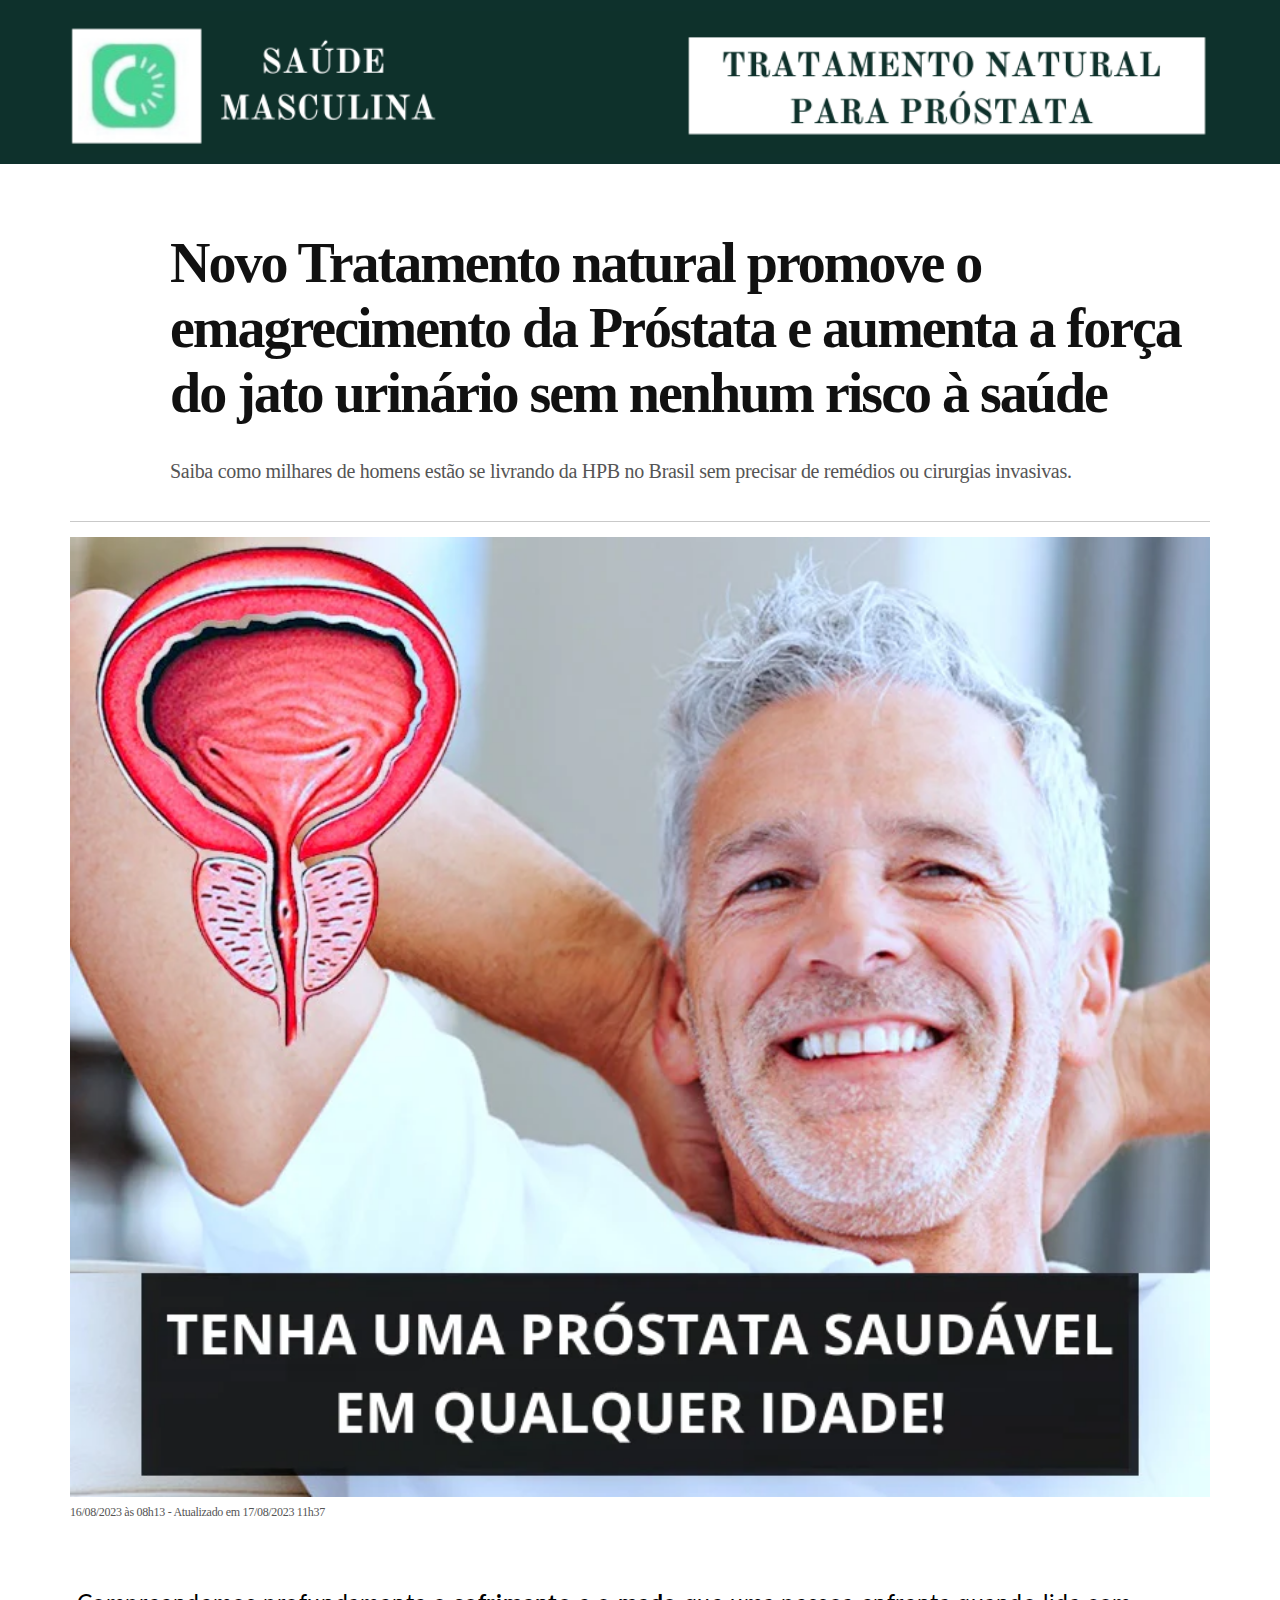
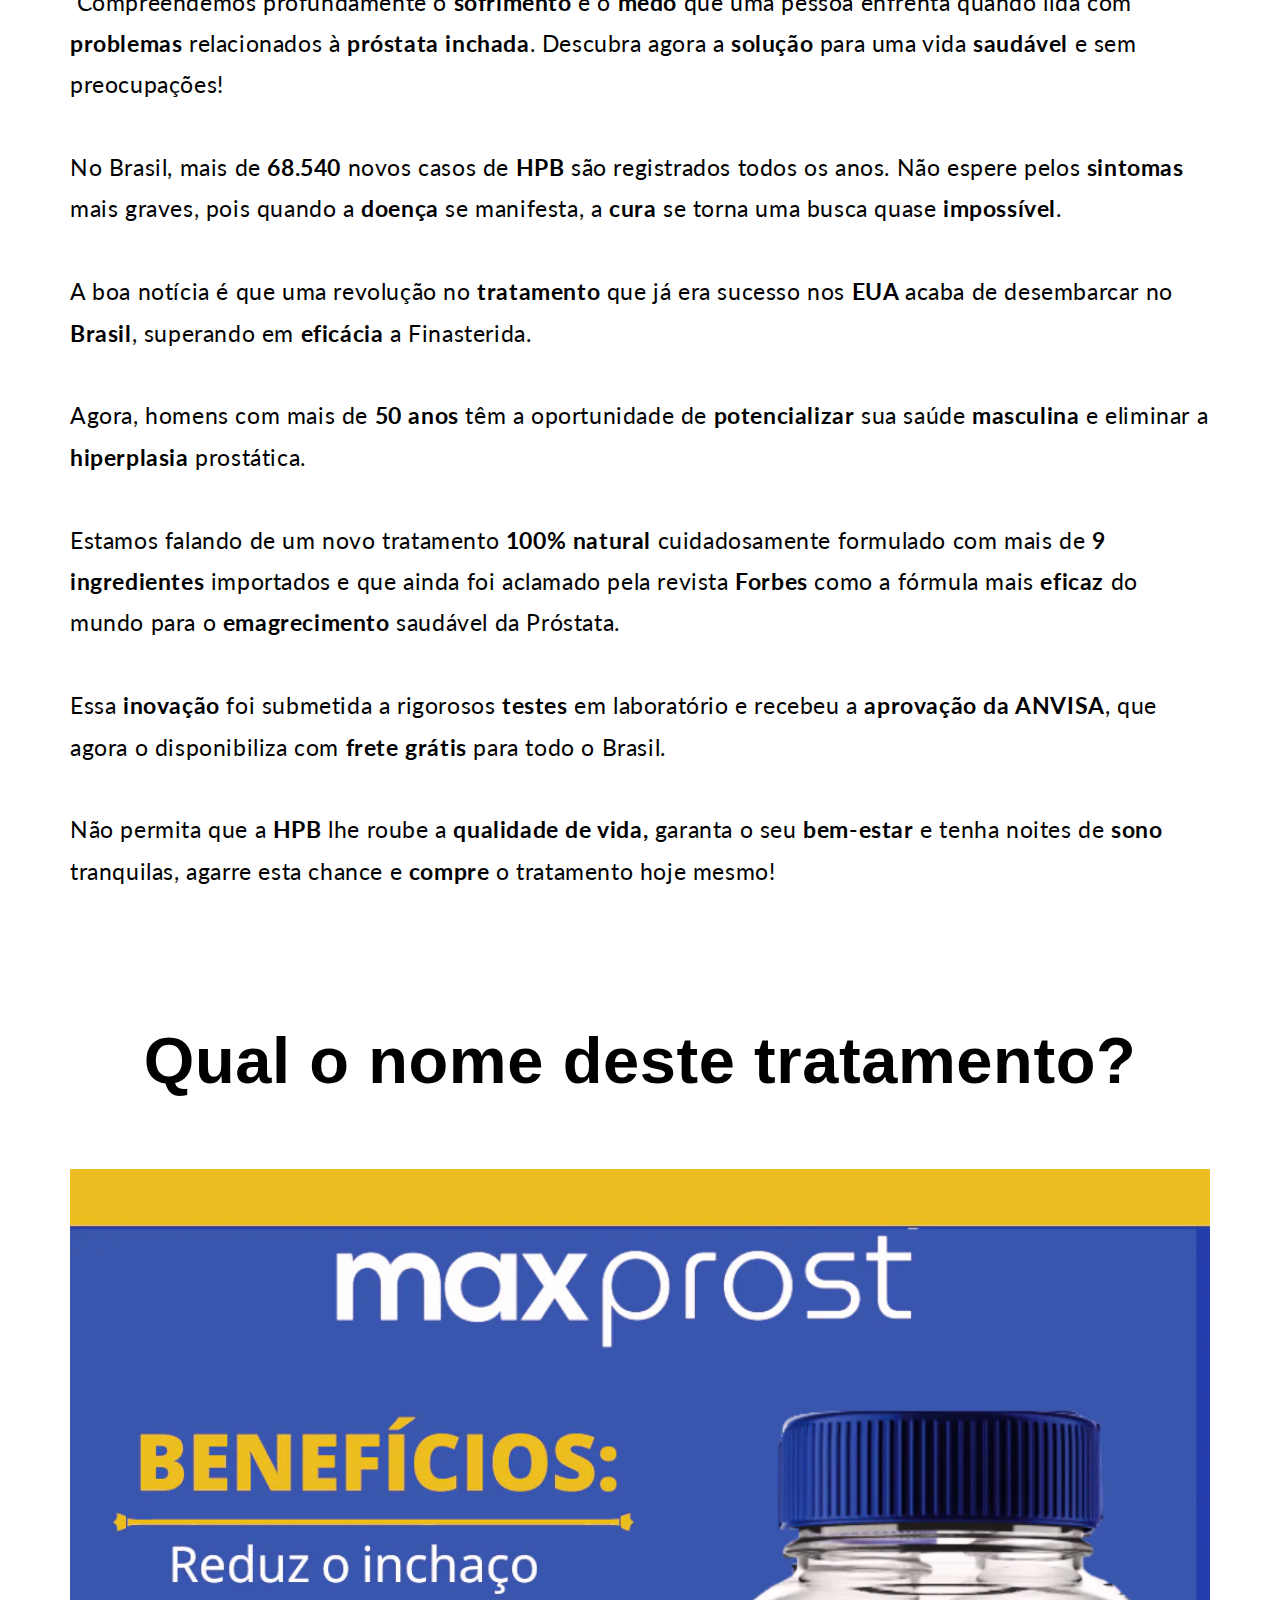
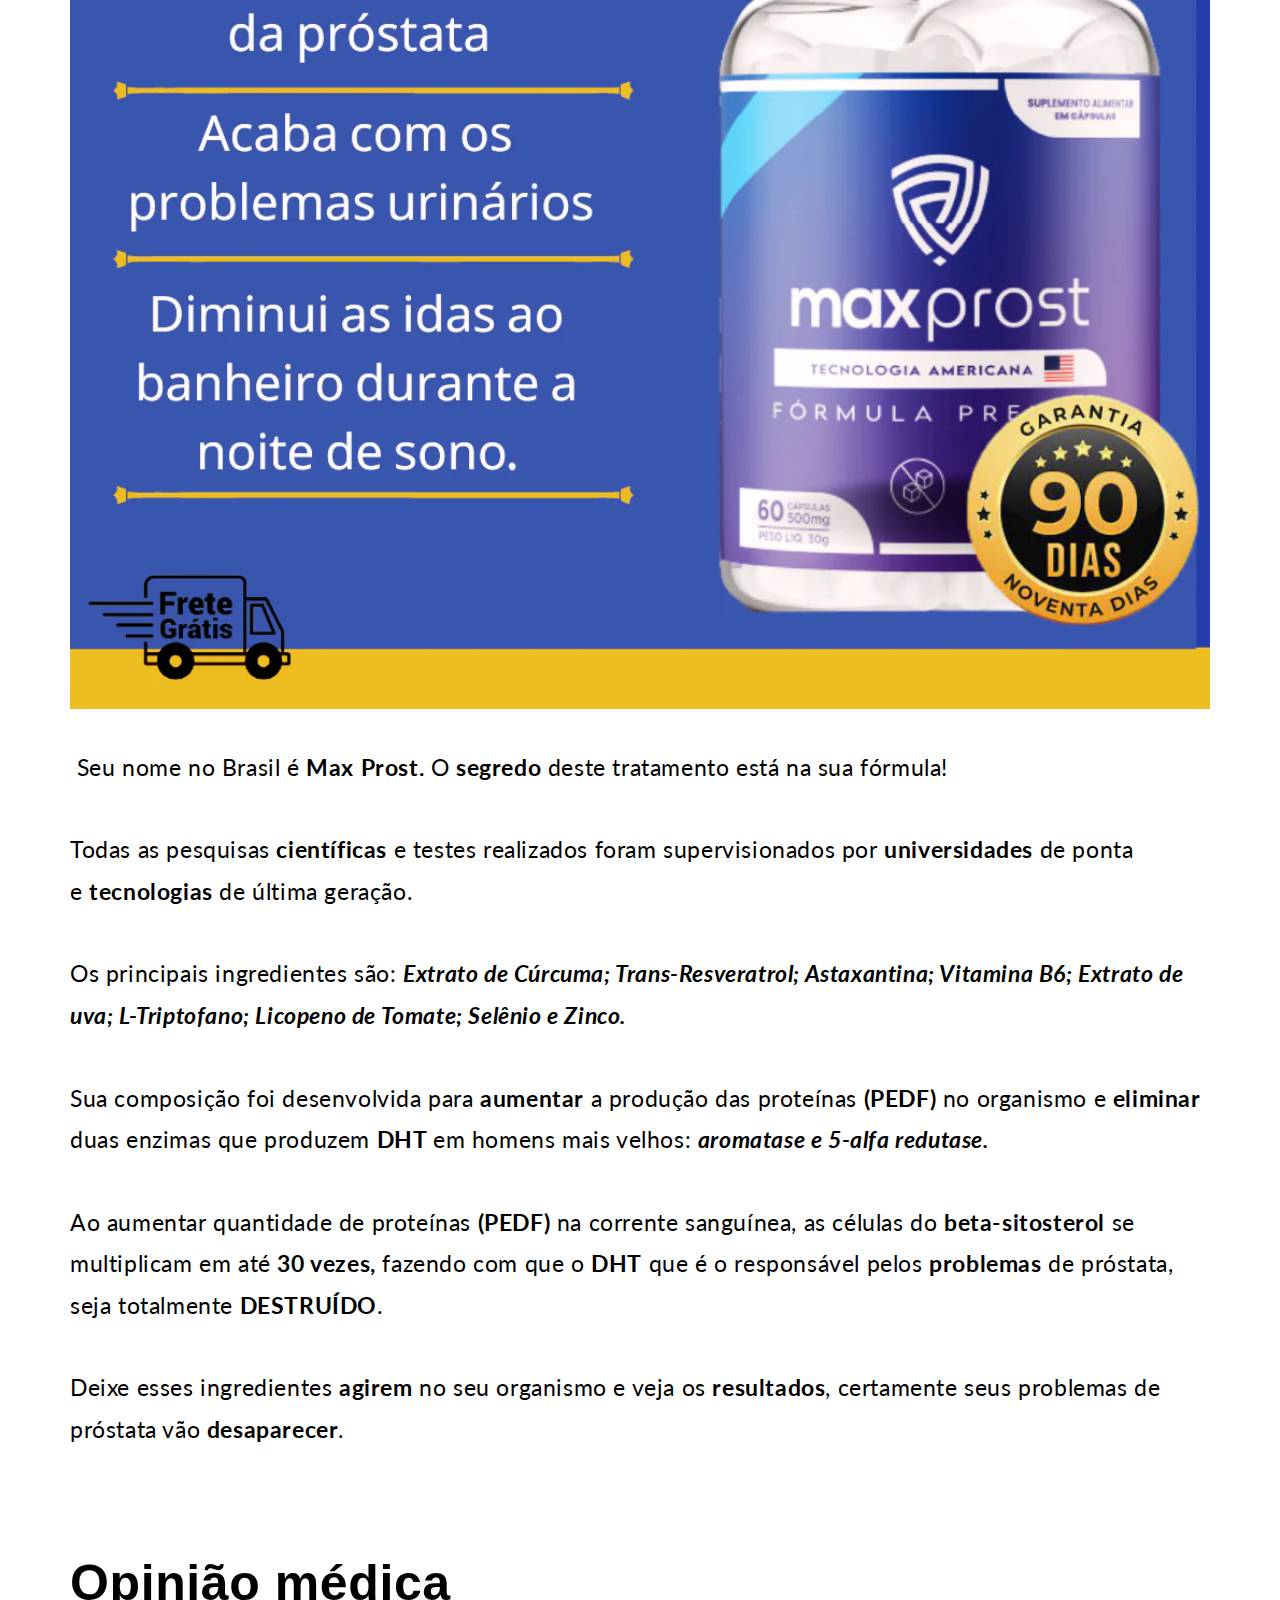
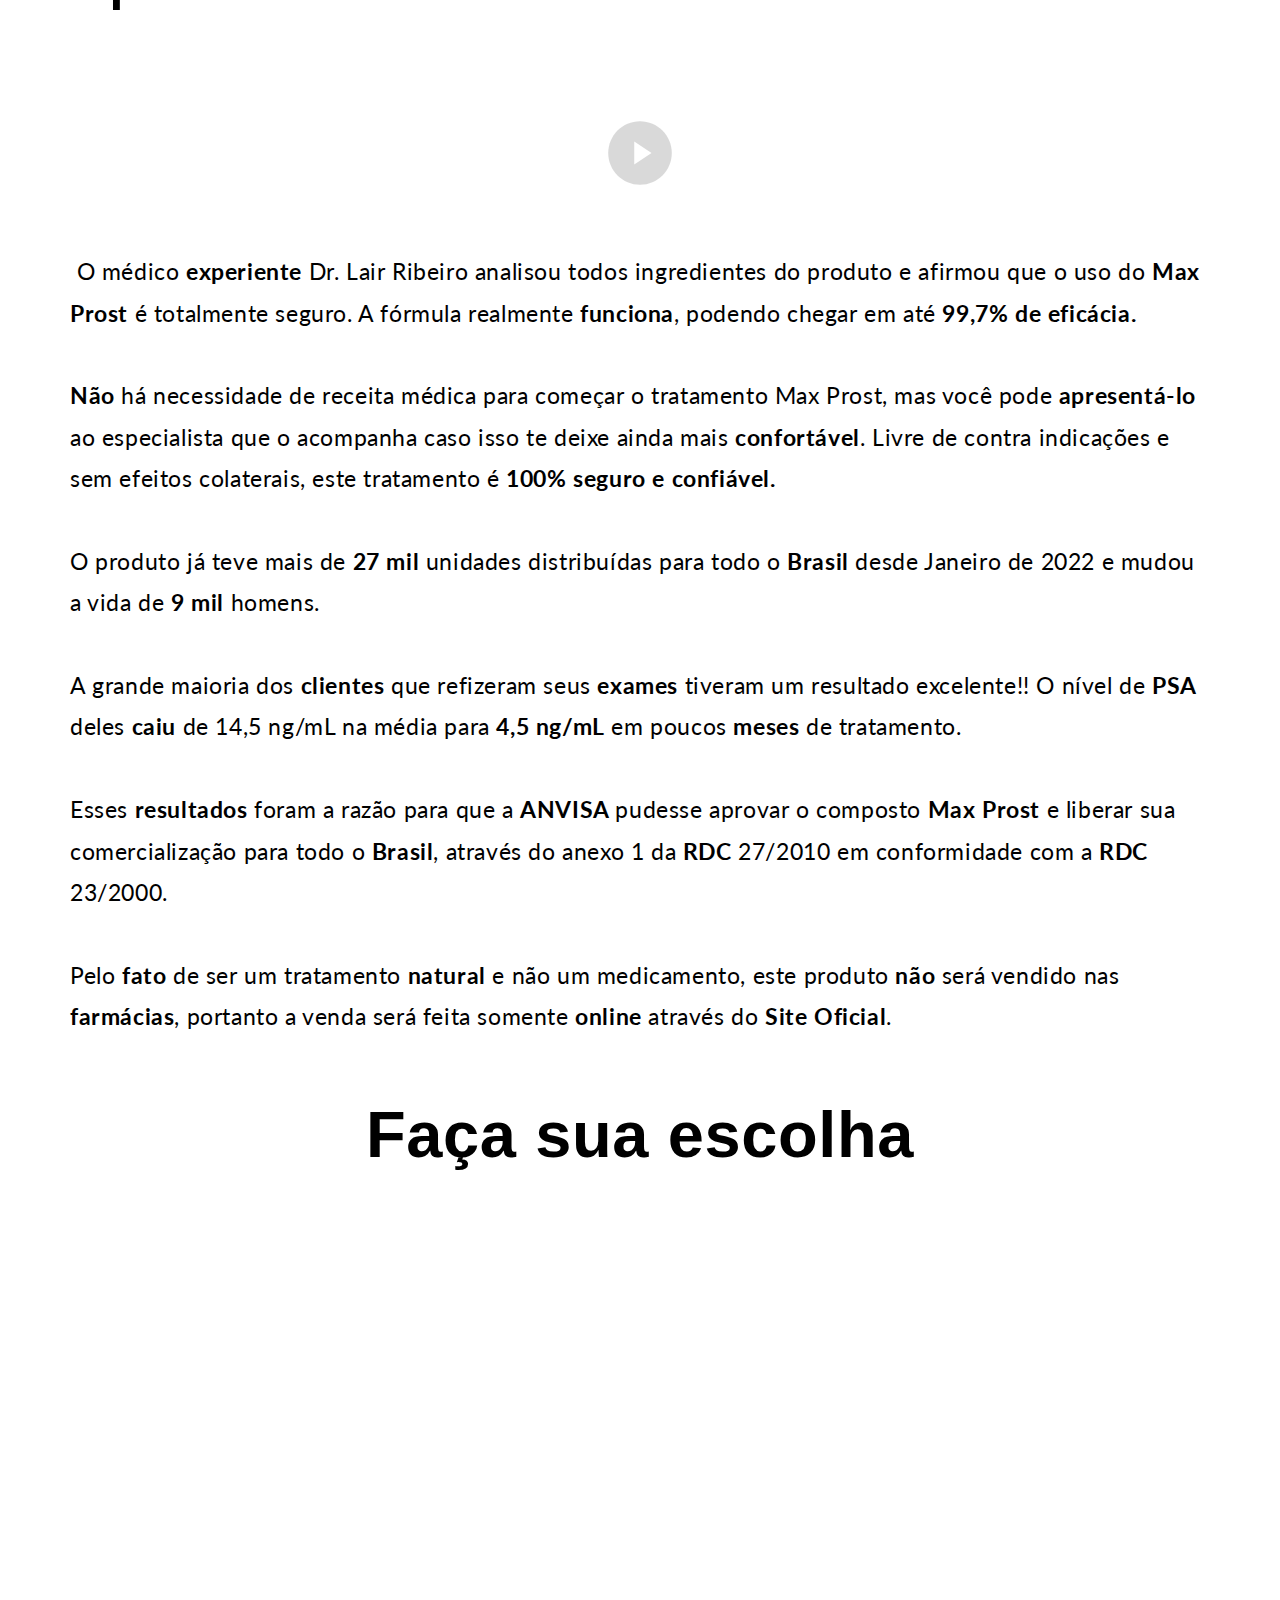
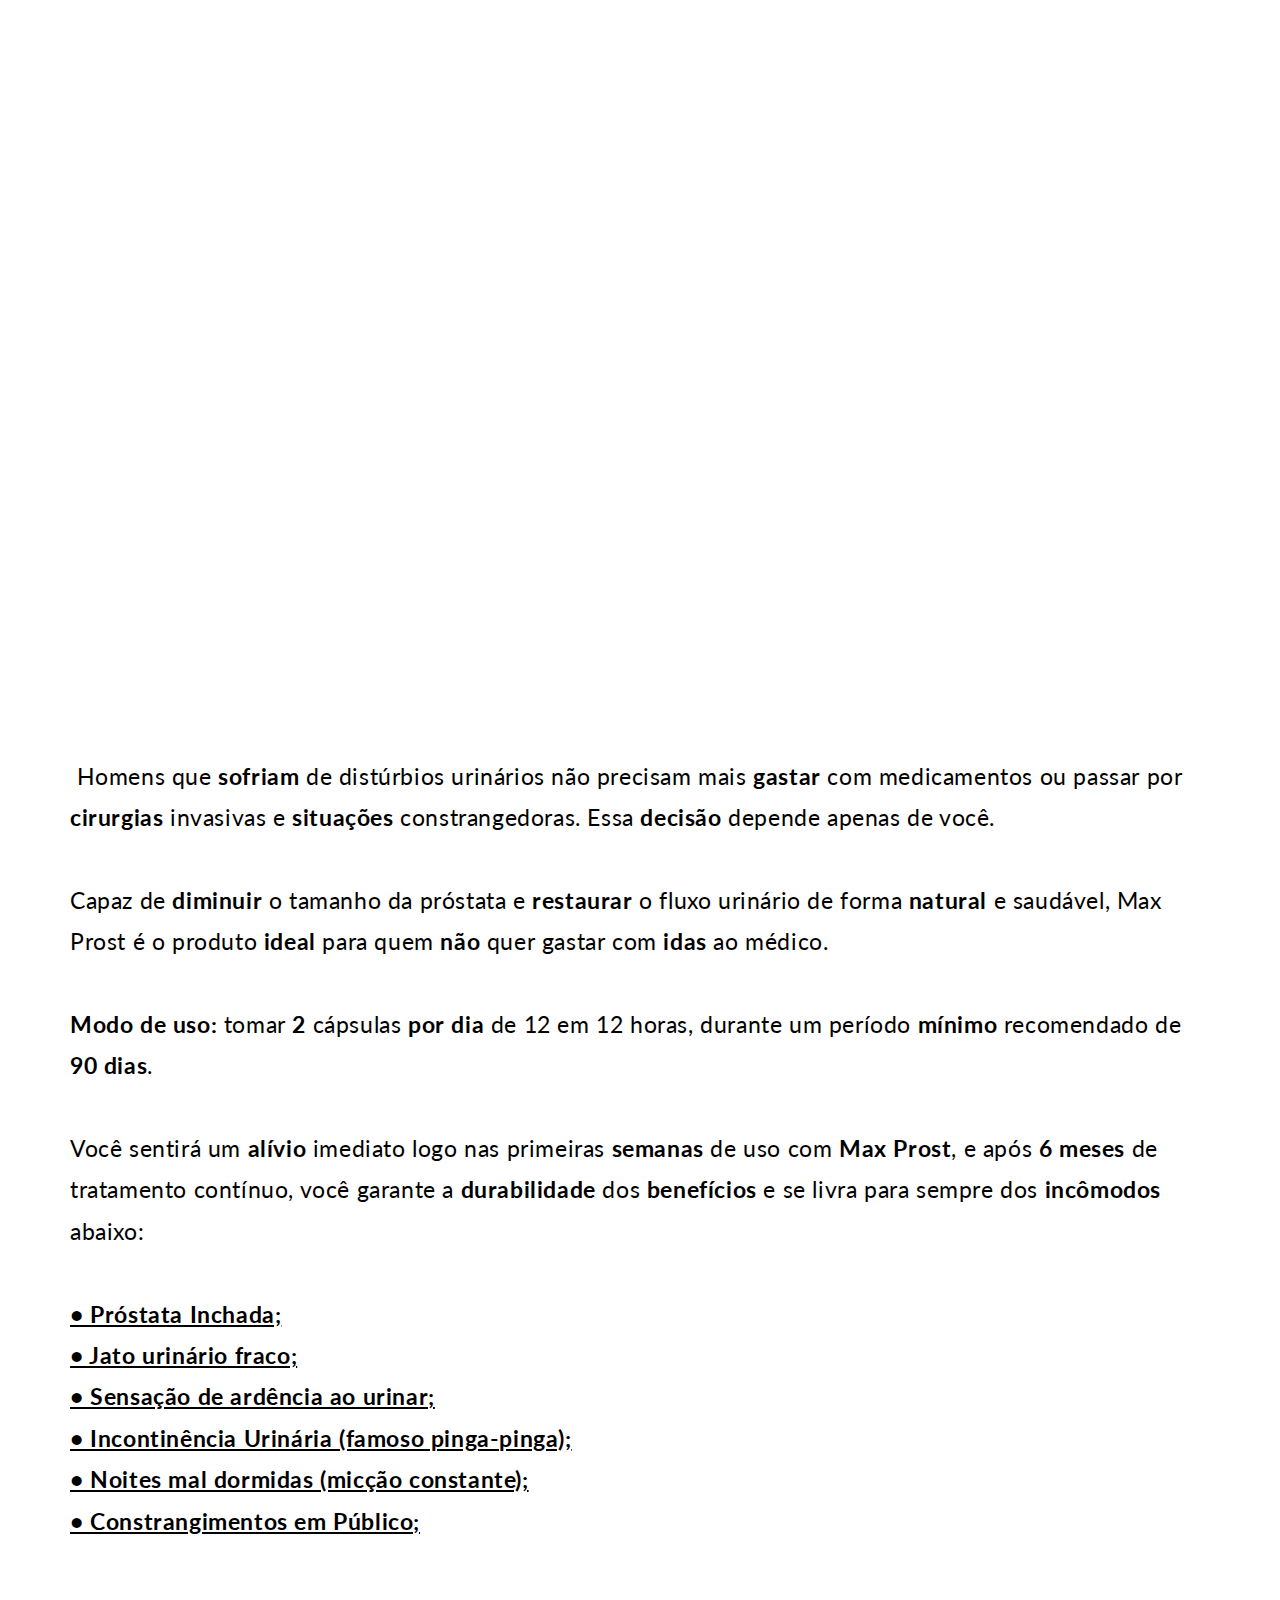
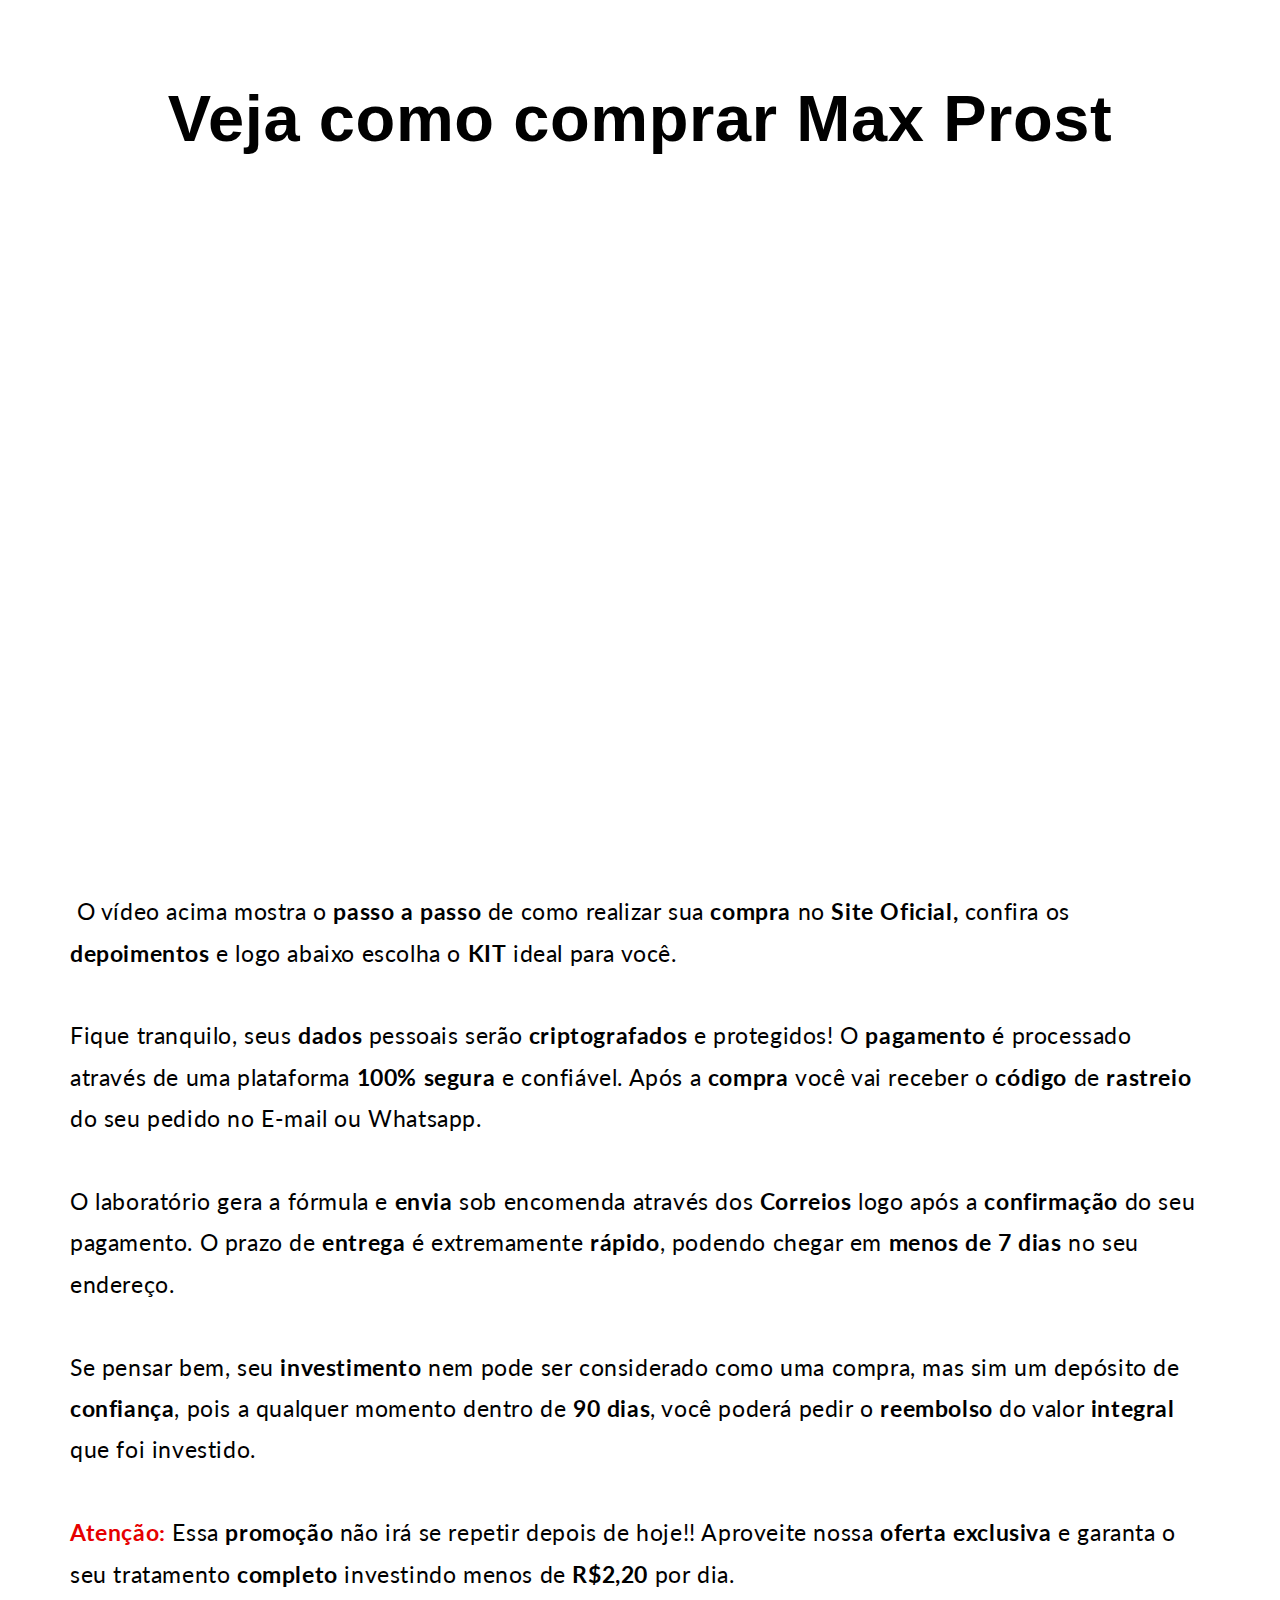
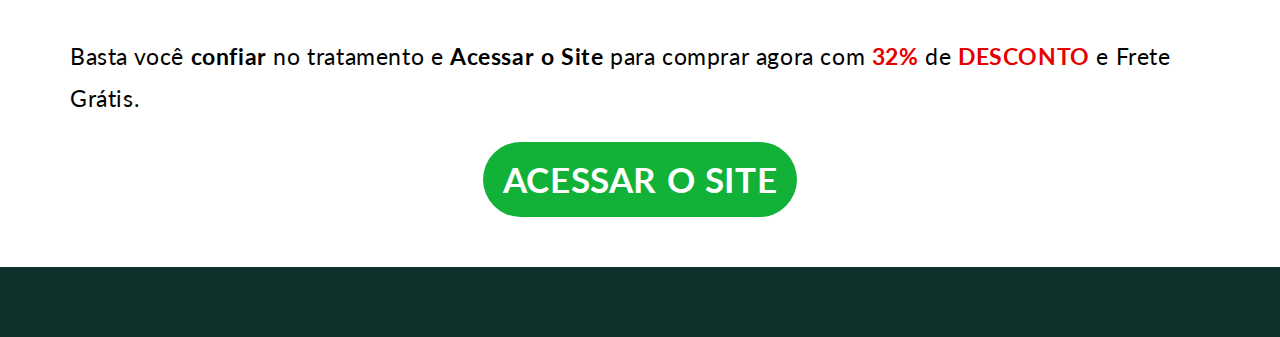
<file: maxprost/index.html>
<!doctype html>
<html class="no-js" lang="pt-br">
  
<meta http-equiv="content-type" content="text/html;charset=utf-8" />

  <!-- PageFly meta image -->


    <meta charset="utf-8">
    <meta http-equiv="X-UA-Compatible" content="IE=edge">
    <meta name="viewport" content="width=device-width,initial-scale=1">
    <meta name="theme-color" content="">
    <link rel="preconnect" href="https://fonts.shopifycdn.com/" crossorigin>
    <title>Notícia Próstata</title>

    

    




    <script src="./js/constants987c.js?v=58251544750838685771696077090" defer="defer"></script>
    <script src="./js/pubsubb727.js?v=158357773527763999511696077097" defer="defer"></script>
    <script src="./js/globalb933.js?v=54939145903281508041696077091" defer="defer"></script>
    <script src="./js/animations09f1.js?v=88693664871331136111696077074" defer="defer"></script>
    <script>window.performance && window.performance.mark && window.performance.mark('shopify.content_for_header.start');</script>
    <script async="async" src="./js/preloads06ef.js?locale=en-BR"></script>
    <script integrity="sha256-h4dvokWvGcvRSqiG7VnGqoonxF0k3NeoHPLSMjUGIz4=" data-source-attribution="shopify.loadfeatures" defer="defer" src="./js/load_feature-87876fa245af19cbd14aa886ed59c6aa8a27c45d24dcd7a81cf2d2323506233e.js" crossorigin="anonymous"></script>
<script integrity="sha256-HAs5a9TQVLlKuuHrahvWuke+s1UlxXohfHeoYv8G2D8=" data-source-attribution="shopify.dynamic-checkout" defer="defer" src="./js/features-1c0b396bd4d054b94abae1eb6a1bd6ba47beb35525c57a217c77a862ff06d83f.js" crossorigin="anonymous"></script>


<style id="shopify-dynamic-checkout-cart">@media screen and (min-width: 750px) {
  #dynamic-checkout-cart {
    min-height: 50px;
  }
}

@media screen and (max-width: 750px) {
  #dynamic-checkout-cart {
    min-height: 60px;
  }
}
</style><script>window.performance && window.performance.mark && window.performance.mark('shopify.content_for_header.end');</script>


    <style data-shopify>
      @font-face {
  font-family: Assistant;
  font-weight: 400;
  font-style: normal;
  font-display: swap;
  src: url("http://maxprostbrj.myshopify.com/cdn/fonts/assistant/assistant_n4.bcd3d09dcb631dec5544b8fb7b154ff234a44630.woff2?h1=YmI1YjU3LTIuYWNjb3VudC5teXNob3BpZnkuY29t&amp;h2=bWF4cHJvc3RicmoubXlzaG9waWZ5LmNvbQ&amp;hmac=10791801fa56fe1618c0e867cd8c7ce7ba3ded8e4501d1c5e6c4bcc1ebc6d081") format("woff2"),
       url("http://maxprostbrj.myshopify.com/cdn/fonts/assistant/assistant_n4.a2d012304becc2a26f1ded1acc136fcab85c9afd.woff?h1=YmI1YjU3LTIuYWNjb3VudC5teXNob3BpZnkuY29t&amp;h2=bWF4cHJvc3RicmoubXlzaG9waWZ5LmNvbQ&amp;hmac=78d70ef17540ba7b076f5e3042bd6586c252c04c03dd63f4ace295deb3c77e8d") format("woff");
}

      @font-face {
  font-family: Assistant;
  font-weight: 700;
  font-style: normal;
  font-display: swap;
  src: url("http://maxprostbrj.myshopify.com/cdn/fonts/assistant/assistant_n7.3335c7bdaddf2501ddab87cdbd9be98f3870e10d.woff2?h1=YmI1YjU3LTIuYWNjb3VudC5teXNob3BpZnkuY29t&amp;h2=bWF4cHJvc3RicmoubXlzaG9waWZ5LmNvbQ&amp;hmac=9e1649bf32f5fef66eaff4335a28d79cad89f6f908323f4be5cb94089a0418f8") format("woff2"),
       url("http://maxprostbrj.myshopify.com/cdn/fonts/assistant/assistant_n7.7c85f5c5cc1555de92cc7ef2790ee3cffe5237f5.woff?h1=YmI1YjU3LTIuYWNjb3VudC5teXNob3BpZnkuY29t&amp;h2=bWF4cHJvc3RicmoubXlzaG9waWZ5LmNvbQ&amp;hmac=087bb37021451ec7229e8a30f3e7be457f3b8cdf7d2ea807e09b70cf34316076") format("woff");
}

      
      
      @font-face {
  font-family: Assistant;
  font-weight: 400;
  font-style: normal;
  font-display: swap;
  src: url("http://maxprostbrj.myshopify.com/cdn/fonts/assistant/assistant_n4.bcd3d09dcb631dec5544b8fb7b154ff234a44630.woff2?h1=YmI1YjU3LTIuYWNjb3VudC5teXNob3BpZnkuY29t&amp;h2=bWF4cHJvc3RicmoubXlzaG9waWZ5LmNvbQ&amp;hmac=10791801fa56fe1618c0e867cd8c7ce7ba3ded8e4501d1c5e6c4bcc1ebc6d081") format("woff2"),
       url("http://maxprostbrj.myshopify.com/cdn/fonts/assistant/assistant_n4.a2d012304becc2a26f1ded1acc136fcab85c9afd.woff?h1=YmI1YjU3LTIuYWNjb3VudC5teXNob3BpZnkuY29t&amp;h2=bWF4cHJvc3RicmoubXlzaG9waWZ5LmNvbQ&amp;hmac=78d70ef17540ba7b076f5e3042bd6586c252c04c03dd63f4ace295deb3c77e8d") format("woff");
}


      
        :root,
        .color-background-1 {
          --color-background: 255,255,255;
        
          --gradient-background: #FFFFFF;
        
        --color-foreground: 18,18,18;
        --color-shadow: 18,18,18;
        --color-button: 18,18,18;
        --color-button-text: 255,255,255;
        --color-secondary-button: 255,255,255;
        --color-secondary-button-text: 18,18,18;
        --color-link: 18,18,18;
        --color-badge-foreground: 18,18,18;
        --color-badge-background: 255,255,255;
        --color-badge-border: 18,18,18;
        --payment-terms-background-color: rgb(255 255 255);
      }
      
        
        .color-background-2 {
          --color-background: 243,243,243;
        
          --gradient-background: #F3F3F3;
        
        --color-foreground: 18,18,18;
        --color-shadow: 18,18,18;
        --color-button: 18,18,18;
        --color-button-text: 243,243,243;
        --color-secondary-button: 243,243,243;
        --color-secondary-button-text: 18,18,18;
        --color-link: 18,18,18;
        --color-badge-foreground: 18,18,18;
        --color-badge-background: 243,243,243;
        --color-badge-border: 18,18,18;
        --payment-terms-background-color: rgb(243 243 243);
      }
      
        
        .color-inverse {
          --color-background: 36,40,51;
        
          --gradient-background: #242833;
        
        --color-foreground: 255,255,255;
        --color-shadow: 18,18,18;
        --color-button: 255,255,255;
        --color-button-text: 0,0,0;
        --color-secondary-button: 36,40,51;
        --color-secondary-button-text: 255,255,255;
        --color-link: 255,255,255;
        --color-badge-foreground: 255,255,255;
        --color-badge-background: 36,40,51;
        --color-badge-border: 255,255,255;
        --payment-terms-background-color: rgb(36 40 51);
      }
      
        
        .color-accent-1 {
          --color-background: 18,18,18;
        
          --gradient-background: #121212;
        
        --color-foreground: 255,255,255;
        --color-shadow: 18,18,18;
        --color-button: 255,255,255;
        --color-button-text: 18,18,18;
        --color-secondary-button: 18,18,18;
        --color-secondary-button-text: 255,255,255;
        --color-link: 255,255,255;
        --color-badge-foreground: 255,255,255;
        --color-badge-background: 18,18,18;
        --color-badge-border: 255,255,255;
        --payment-terms-background-color: rgb(18 18 18);
      }
      
        
        .color-accent-2 {
          --color-background: 51,79,180;
        
          --gradient-background: #334FB4;
        
        --color-foreground: 255,255,255;
        --color-shadow: 18,18,18;
        --color-button: 255,255,255;
        --color-button-text: 51,79,180;
        --color-secondary-button: 51,79,180;
        --color-secondary-button-text: 255,255,255;
        --color-link: 255,255,255;
        --color-badge-foreground: 255,255,255;
        --color-badge-background: 51,79,180;
        --color-badge-border: 255,255,255;
        --payment-terms-background-color: rgb(51 79 180);
      }
      

      body, .color-background-1, .color-background-2, .color-inverse, .color-accent-1, .color-accent-2 {
        color: rgba(var(--color-foreground), 0.75);
        background-color: rgb(var(--color-background));
      }

      :root {
        --font-body-family: Assistant, sans-serif;
        --font-body-style: normal;
        --font-body-weight: 400;
        --font-body-weight-bold: 700;

        --font-heading-family: Assistant, sans-serif;
        --font-heading-style: normal;
        --font-heading-weight: 400;

        --font-body-scale: 1.0;
        --font-heading-scale: 1.0;

        --media-padding: px;
        --media-border-opacity: 0.05;
        --media-border-width: 1px;
        --media-radius: 0px;
        --media-shadow-opacity: 0.0;
        --media-shadow-horizontal-offset: 0px;
        --media-shadow-vertical-offset: 4px;
        --media-shadow-blur-radius: 5px;
        --media-shadow-visible: 0;

        --page-width: 120rem;
        --page-width-margin: 0rem;

        --product-card-image-padding: 0.0rem;
        --product-card-corner-radius: 0.0rem;
        --product-card-text-alignment: left;
        --product-card-border-width: 0.0rem;
        --product-card-border-opacity: 0.1;
        --product-card-shadow-opacity: 0.0;
        --product-card-shadow-visible: 0;
        --product-card-shadow-horizontal-offset: 0.0rem;
        --product-card-shadow-vertical-offset: 0.4rem;
        --product-card-shadow-blur-radius: 0.5rem;

        --collection-card-image-padding: 0.0rem;
        --collection-card-corner-radius: 0.0rem;
        --collection-card-text-alignment: left;
        --collection-card-border-width: 0.0rem;
        --collection-card-border-opacity: 0.1;
        --collection-card-shadow-opacity: 0.0;
        --collection-card-shadow-visible: 0;
        --collection-card-shadow-horizontal-offset: 0.0rem;
        --collection-card-shadow-vertical-offset: 0.4rem;
        --collection-card-shadow-blur-radius: 0.5rem;

        --blog-card-image-padding: 0.0rem;
        --blog-card-corner-radius: 0.0rem;
        --blog-card-text-alignment: left;
        --blog-card-border-width: 0.0rem;
        --blog-card-border-opacity: 0.1;
        --blog-card-shadow-opacity: 0.0;
        --blog-card-shadow-visible: 0;
        --blog-card-shadow-horizontal-offset: 0.0rem;
        --blog-card-shadow-vertical-offset: 0.4rem;
        --blog-card-shadow-blur-radius: 0.5rem;

        --badge-corner-radius: 4.0rem;

        --popup-border-width: 1px;
        --popup-border-opacity: 0.1;
        --popup-corner-radius: 0px;
        --popup-shadow-opacity: 0.05;
        --popup-shadow-horizontal-offset: 0px;
        --popup-shadow-vertical-offset: 4px;
        --popup-shadow-blur-radius: 5px;

        --drawer-border-width: 1px;
        --drawer-border-opacity: 0.1;
        --drawer-shadow-opacity: 0.0;
        --drawer-shadow-horizontal-offset: 0px;
        --drawer-shadow-vertical-offset: 4px;
        --drawer-shadow-blur-radius: 5px;

        --spacing-sections-desktop: 0px;
        --spacing-sections-mobile: 0px;

        --grid-desktop-vertical-spacing: 8px;
        --grid-desktop-horizontal-spacing: 8px;
        --grid-mobile-vertical-spacing: 4px;
        --grid-mobile-horizontal-spacing: 4px;

        --text-boxes-border-opacity: 0.1;
        --text-boxes-border-width: 0px;
        --text-boxes-radius: 0px;
        --text-boxes-shadow-opacity: 0.0;
        --text-boxes-shadow-visible: 0;
        --text-boxes-shadow-horizontal-offset: 0px;
        --text-boxes-shadow-vertical-offset: 4px;
        --text-boxes-shadow-blur-radius: 5px;

        --buttons-radius: 0px;
        --buttons-radius-outset: 0px;
        --buttons-border-width: 1px;
        --buttons-border-opacity: 1.0;
        --buttons-shadow-opacity: 0.0;
        --buttons-shadow-visible: 0;
        --buttons-shadow-horizontal-offset: 0px;
        --buttons-shadow-vertical-offset: 4px;
        --buttons-shadow-blur-radius: 5px;
        --buttons-border-offset: 0px;

        --inputs-radius: 0px;
        --inputs-border-width: 1px;
        --inputs-border-opacity: 0.55;
        --inputs-shadow-opacity: 0.0;
        --inputs-shadow-horizontal-offset: 0px;
        --inputs-margin-offset: 0px;
        --inputs-shadow-vertical-offset: 4px;
        --inputs-shadow-blur-radius: 5px;
        --inputs-radius-outset: 0px;

        --variant-pills-radius: 40px;
        --variant-pills-border-width: 1px;
        --variant-pills-border-opacity: 0.55;
        --variant-pills-shadow-opacity: 0.0;
        --variant-pills-shadow-horizontal-offset: 0px;
        --variant-pills-shadow-vertical-offset: 4px;
        --variant-pills-shadow-blur-radius: 5px;
      }

      *,
      *::before,
      *::after {
        box-sizing: inherit;
      }

      html {
        box-sizing: border-box;
        font-size: calc(var(--font-body-scale) * 62.5%);
        height: 100%;
      }

      body {
        display: grid;
        grid-template-rows: auto auto 1fr auto;
        grid-template-columns: 100%;
        min-height: 100%;
        margin: 0;
        font-size: 1.5rem;
        letter-spacing: 0.06rem;
        line-height: calc(1 + 0.8 / var(--font-body-scale));
        font-family: var(--font-body-family);
        font-style: var(--font-body-style);
        font-weight: var(--font-body-weight);
      }

      @media screen and (min-width: 750px) {
        body {
          font-size: 1.6rem;
        }
      }
    </style>

    <link href="./css/base8afa.css?v=165191016556652226921696077075" rel="stylesheet" type="text/css" media="all" />
<link rel="preload" as="font" href="http://maxprostbrj.myshopify.com/cdn/fonts/assistant/assistant_n4.bcd3d09dcb631dec5544b8fb7b154ff234a44630.woff2?h1=YmI1YjU3LTIuYWNjb3VudC5teXNob3BpZnkuY29t&amp;h2=bWF4cHJvc3RicmoubXlzaG9waWZ5LmNvbQ&amp;hmac=10791801fa56fe1618c0e867cd8c7ce7ba3ded8e4501d1c5e6c4bcc1ebc6d081" type="font/woff2" crossorigin><link rel="preload" as="font" href="http://maxprostbrj.myshopify.com/cdn/fonts/assistant/assistant_n4.bcd3d09dcb631dec5544b8fb7b154ff234a44630.woff2?h1=YmI1YjU3LTIuYWNjb3VudC5teXNob3BpZnkuY29t&amp;h2=bWF4cHJvc3RicmoubXlzaG9waWZ5LmNvbQ&amp;hmac=10791801fa56fe1618c0e867cd8c7ce7ba3ded8e4501d1c5e6c4bcc1ebc6d081" type="font/woff2" crossorigin><link
        rel="stylesheet"
        href="./css/component-predictive-search02cb.css?v=118923337488134913561696077086"
        media="print"
        onload="this.media='all'"
      ><script>
      document.documentElement.className = document.documentElement.className.replace('no-js', 'js');
      if (Shopify.designMode) {
        document.documentElement.classList.add('shopify-design-mode');
      }
    </script>

 


</head>

  <body class="gradient">
    <div class="pagefly-container">
      <div id="shopify-section-template--21295894135069__pf-0a378c5a" class="shopify-section">

  
  
<script>window.__pagefly_global_settings__={fontFamilies:["Playfair Display","Lato","Source Sans Pro"],selectedFonts:{"Playfair Display":{"400":0},"Lato":{"400":0},"Source Sans Pro":{"400":0}}};</script>
<link href="./css/pagefly-mainb955.css?v=101508702348923859031696077238" rel="stylesheet" type="text/css" media="all" />
 <link rel="stylesheet" href="./css/pagefly.0a378c5ad7eb.css?v=111425826570401256021697214298">
		  <style></style><div style="opacity:0" class="sc-fKVqWL kgUHEn __pf __pf_Z_7UhWOa" id="__pf"><div data-pf-type="Body" class="sc-bQtKYq iUzbOz pf-1_"><div data-pf-type="Layout" class="sc-dVNjXY gaVfQc pf-2_"><div data-section-id="pf-c9c5" data-pf-type="Section" class="sc-lkgTHX jrzygT pf-3_"><div style="--cw:1170px" class="sc-fmBCVi iwpzju"><div class="sc-kfPuZi ihOOoE pf-4_ pf-r pf-r-eh" style="--s-xs:15px" data-pf-type="Row"><div class="pf-c" style="--c-xs:12;--c-md:12;--c-lg:12"><div data-pf-type="Column" class="sc-fXEqDS hwCMhq pf-5_"><img src="./img/SAUDE_MASCULINA_2_500x23cf.png?v=1693000819" srcSet="./img/SAUDE_MASCULINA_2.png?v=1693000819 1536w, ./img/SAUDE_MASCULINA_2_1000x.png?v=1693000819 768w, ./img/SAUDE_MASCULINA_2_500x.png?v=1693000819 320w" width="997" height="125" sizes="(min-width: 1536px) 1536px, (min-width: 1024px) 1280px, (min-width: 640px) 768px, calc(100vw/3)" loading="lazy" data-pf-type="Image3" class="sc-ilfuhL fjsXRa pf-6_"/></div></div></div></div></div><div data-section-id="pf-3fd3" data-pf-type="Section" class="sc-lkgTHX jrzygT pf-7_"><div style="--cw:1170px" class="sc-fmBCVi iwpzju"><div class="sc-kfPuZi ihOOoE pf-8_ pf-r pf-r-eh" style="--s-xs:15px" data-pf-type="Row"><div class="pf-c" style="--c-xs:12;--c-md:12;--c-lg:12"><div data-pf-type="Column" class="sc-fXEqDS hwCMhq pf-9_"><h3 data-pf-type="Heading" class="sc-ctqQKy ldqOxu pf-10_"><span data-pf-type="Text" class="sc-kiIyQV bOAJVC pf-12_">Novo Tratamento natural promove o emagrecimento da Próstata e aumenta a força do jato urinário sem nenhum risco à saúde</span></h3><h3 data-pf-type="Heading" class="sc-ctqQKy ldqOxu pf-13_"><span data-pf-type="Text" class="sc-kiIyQV bOAJVC pf-15_">Saiba como milhares de homens estão se livrando da HPB no Brasil sem precisar de remédios ou cirurgias invasivas.</span></h3><i class="sc-dtDOqo fVAiCZ pf-16_ pfaV4 pfaV4-share-alt pf-hide" data-pf-type="Icon"></i></div></div></div><div class="sc-kfPuZi ihOOoE pf-17_ pf-r pf-r-eh" style="--s-xs:15px" data-pf-type="Row"><div class="pf-c" style="--c-xs:12;--c-md:12;--c-lg:12"><div data-pf-type="Column" class="sc-fXEqDS hwCMhq pf-18_"><div data-pf-type="Image" class="sc-dkYRCH kEvBNx pf-19_"><img src="./img/IMG_ADV_1200x87ec.png?v=1693939953" srcSet="./img/IMG_ADV.png?v=1693939953 1536w" width="799" height="673" sizes="(min-width: 1536px) 1536px, (min-width: 1024px) 1280px, (min-width: 640px) 768px, calc(100vw/3)" loading="lazy"/></div><h3 data-pf-type="Heading" class="sc-ctqQKy ldqOxu pf-20_"><span data-pf-type="Text" class="sc-kiIyQV bOAJVC pf-22_">16/08/2023 às 08h13 - Atualizado em 17/08/2023 11h37</span></h3></div></div></div><div class="sc-kfPuZi ihOOoE pf-23_ pf-r pf-r-eh" style="--s-xs:15px" data-pf-type="Row"><div class="pf-c" style="--c-xs:12;--c-md:12;--c-lg:12"><div data-pf-type="Column" class="sc-fXEqDS hwCMhq pf-24_"><p class="sc-fXeWAj hLqvjI pf-25_" data-pf-type="Paragraph"><span data-pf-type="Text" class="sc-kiIyQV bOAJVC pf-27_"><span style="color: rgb(0, 0, 0);"><span style="color: rgb(0, 0, 0);"><span style="color: rgb(0, 0, 0);">&nbsp;Compreendemos profundamente o <b>sofrimento </b>e o <b>medo </b>que uma pessoa enfrenta quando lida com <b>problemas </b>relacionados à <b>próstata inchada</b>. Descubra agora a <b>solução </b>para uma vida <b>saudável </b>e sem preocupações! <br><br>No Brasil, mais de <b>68.540</b> novos casos de <b>HPB</b> são registrados todos os anos. Não espere pelos <b>sintomas </b>mais graves, pois quando a <b>doença </b>se manifesta, a <b>cura </b>se torna uma busca quase <b>impossível</b>. <br><br>A boa notícia é que uma revolução no <b>tratamento </b>que já era sucesso nos <b>EUA </b>acaba de desembarcar no <b>Brasil</b>, superando em <b>eficácia </b>a Finasterida. <br><br>Agora, homens com mais de<b> 50 anos </b>têm a oportunidade de <b>potencializar </b>sua&nbsp;saúde<b> masculina</b> e eliminar a <b>hiperplasia</b> prostática.<br><br>Estamos falando de um novo tratamento <b>100% natural</b>&nbsp;cuidadosamente formulado com mais de<b> 9 ingredientes</b> importados e que ainda foi aclamado pela revista <b>Forbes </b>como a fórmula mais <b>eficaz </b>do mundo para o <b>emagrecimento </b>saudável da Próstata. <br><br>Essa <b>inovação </b>foi submetida a rigorosos <b>testes </b>em laboratório e recebeu a <b>aprovação da ANVISA</b>, que agora o disponibiliza com <b>frete grátis</b> para todo o Brasil.<br><br>Não permita que a <b>HPB </b>lhe roube a <b>qualidade de vida, </b>garanta o seu <b>bem-estar</b> e tenha noites de <b>sono</b> tranquilas, agarre esta chance e <b>compre </b>o tratamento hoje mesmo!<br></span></span><br></span></span></p></div></div></div><div class="sc-kfPuZi ihOOoE pf-28_ pf-r pf-r-eh" style="--s-xs:15px" data-pf-type="Row"><div class="pf-c" style="--c-xs:12;--c-md:12;--c-lg:12"><div data-pf-type="Column" class="sc-fXEqDS hwCMhq pf-29_"><p class="sc-fXeWAj hLqvjI pf-30_" data-pf-type="Paragraph"><span data-pf-type="Text" class="sc-kiIyQV bOAJVC pf-32_"><font color="#000000"><b>Qual o nome deste tratamento?</b></font></span></p><div data-pf-type="Image" class="sc-dkYRCH kEvBNx pf-33_"><img src="./img/IMG_POTE_NO_ADV_1200xa60e.png?v=1694048222" srcSet="./img/IMG_POTE_NO_ADV.png?v=1694048222 1536w" width="1060" height="1060" sizes="(min-width: 1536px) 1536px, (min-width: 1024px) 1280px, (min-width: 640px) 768px, calc(100vw/3)" loading="lazy"/></div><div class="sc-kfPuZi ihOOoE pf-34_ pf-r pf-r-eh" style="--s-xs:15px" data-pf-type="Row"><div class="pf-c" style="--c-xs:12;--c-md:12;--c-lg:12"><div data-pf-type="Column" class="sc-fXEqDS hwCMhq pf-35_"><p class="sc-fXeWAj hLqvjI pf-36_" data-pf-type="Paragraph"><span data-pf-type="Text" class="sc-kiIyQV bOAJVC pf-38_"><span style="color: rgb(0, 0, 0);"><span style="color: rgb(0, 0, 0);"><span style="color: rgb(0, 0, 0);">&nbsp;Seu nome no Brasil é <b>Max Prost. </b>O <b>segredo</b> deste tratamento está na sua fórmula!<b><i><br><br></i></b> Todas as pesquisas <b>científicas </b>e testes&nbsp;realizados foram supervisionados por <b>universidades </b>de ponta e&nbsp;<b>tecnologias </b>de última geração.&nbsp;<br><br>Os principais ingredientes são:<b> <i>Extrato de Cúrcuma; Trans-Resveratrol; Astaxantina; Vitamina B6; Extrato de uva; L-Triptofano; Licopeno de Tomate; Selênio e Zinco.</i><br><br></b>Sua composição foi desenvolvida para <b>aumentar </b>a produção das proteínas<b> (PEDF)</b> no organismo e <b>eliminar </b>duas enzimas que produzem <b>DHT </b>em homens mais velhos: <b><i>aromatase e 5-alfa redutase.</i></b>
<br><br>Ao aumentar quantidade de proteínas <b>(PEDF)</b> na corrente sanguínea, as células do <b>beta-sitosterol</b> se multiplicam em até <b>30 vezes,</b> fazendo com que o <b>DHT</b> que é o responsável pelos <b>problemas </b>de próstata, seja totalmente <b>DESTRUÍDO</b>.<br><br>Deixe esses ingredientes <b>agirem </b>no seu organismo e veja os <b>resultados</b>, certamente seus problemas de próstata vão <b>desaparecer</b>.</span><br></span></span></span></p><div class="sc-kfPuZi ihOOoE pf-39_ pf-r pf-r-eh" style="--s-xs:15px" data-pf-type="Row"><div class="pf-c" style="--c-xs:12;--c-md:12;--c-lg:12"><div data-pf-type="Column" class="sc-fXEqDS hwCMhq pf-40_"><p class="sc-fXeWAj hLqvjI pf-41_" data-pf-type="Paragraph"><span data-pf-type="Text" class="sc-kiIyQV bOAJVC pf-43_"><b><span style="color: rgb(0, 0, 0);">Opinião médica</span></b></span></p><div data-pf-type="HTML.Video" class="sc-fHeRUh hXpNOz pf-44_"><video width="100%" type="video/mp4" src="https://cdn.shopify.com/videos/c/o/v/ae51966715f746a8905966ae31ebe6de.mp4" controlsList="nodownload" disablepictureinpicture=""></video><svg width="64" height="64" viewBox="0 0 48 48"><path d="M24.0003 47.8334C37.1631 47.8334 47.8337 37.1629 47.8337 24.0001C47.8337 10.8373 37.1631 0.166748 24.0003 0.166748C10.8375 0.166748 0.166992 10.8373 0.166992 24.0001C0.166992 37.1629 10.8375 47.8334 24.0003 47.8334Z" fill="rgb(193, 193, 193, .61)"></path><path d="M19.667 32.6668V15.3335L32.667 24.0002L19.667 32.6668Z" fill="#fff"></path></svg></div><p class="sc-fXeWAj hLqvjI pf-45_" data-pf-type="Paragraph"><span data-pf-type="Text" class="sc-kiIyQV bOAJVC pf-47_"><span style="color: rgb(0, 0, 0);">&nbsp;O médico <b>experiente </b>Dr. Lair Ribeiro analisou todos ingredientes do produto e afirmou que o uso do <span style="font-weight: bold;">Max Prost</span> é totalmente seguro. A fórmula realmente <b>funciona</b>, podendo chegar em até <span style="font-weight: bold;">99,7% de eficácia.</span><br><br><b>Não </b>há necessidade de receita médica para começar o tratamento Max Prost, mas você pode <b>apresentá-lo</b> ao especialista que o acompanha caso isso te deixe ainda mais <b>confortável</b>.&nbsp;Livre de contra indicações e sem efeitos colaterais, este tratamento é <span style="font-weight: bold;">100% seguro e confiável.</span><br><br>

O produto&nbsp;já teve mais de&nbsp;<b>27 mil </b>unidades distribuídas para todo o <b>Brasil </b>desde Janeiro de 2022 e mudou a vida de&nbsp;<b>9&nbsp;mil </b>homens.
<br><br>
A grande maioria dos <b>clientes </b>que refizeram seus <b>exames </b>tiveram um resultado excelente!! O nível de <b>PSA </b>deles <b>caiu </b>de 14,5 ng/mL na média para <b>4,5 ng/mL</b> em poucos <b>meses </b>de tratamento.<br><br>Esses <b>resultados </b>foram a razão para que a <b>ANVISA&nbsp;</b>pudesse aprovar o composto<b> Max Prost </b>e liberar sua comercialização para todo o <b>Brasil</b>, através do anexo 1 da <b>RDC </b>27/2010 em conformidade com a <b>RDC </b>23/2000.<br><br>

Pelo <b>fato</b> de ser&nbsp;um tratamento <b>natural </b>e não um medicamento, este produto <b>não</b> será vendido nas <b>farmácias</b>, portanto a venda será&nbsp;feita somente <b>online </b>através do <b>Site Oficial</b>.</span></span></p></div></div></div><p class="sc-fXeWAj hLqvjI pf-48_" data-pf-type="Paragraph"><span data-pf-type="Text" class="sc-kiIyQV bOAJVC pf-50_"><b><span style="color: rgb(0, 0, 0);">Faça sua escolha</span></b></span></p><div data-pf-type="Image" class="sc-dkYRCH kEvBNx pf-51_"><img src="./img/img-562-1689043437258_1200x6a61.jpg?v=1689043439" srcSet="./img/img-562-1689043437258.jpeg?v=1689043439 1536w" width="1060" height="1060" sizes="(min-width: 1536px) 1536px, (min-width: 1024px) 1280px, (min-width: 640px) 768px, calc(100vw/3)" loading="lazy"/></div><p class="sc-fXeWAj hLqvjI pf-52_" data-pf-type="Paragraph"><span data-pf-type="Text" class="sc-kiIyQV bOAJVC pf-54_"><span style="color: rgb(0, 0, 0);"><span style="color: rgb(0, 0, 0);">&nbsp;Homens que <b>sofriam </b>de distúrbios urinários não precisam mais <b>gastar </b>com medicamentos ou&nbsp;passar por <b>cirurgias </b>invasivas&nbsp;e&nbsp;<b>situações&nbsp;</b>constrangedoras. Essa <b>decisão </b>depende apenas de você.<br><br>Capaz de <b>diminuir </b>o tamanho da próstata e <b>restaurar </b>o fluxo urinário de forma <b>natural </b>e saudável, Max Prost é o produto <b>ideal</b> para quem <b>não</b> quer gastar com <b>idas </b>ao médico.<br><br><b>Modo de uso:</b> tomar&nbsp;<b>2</b> cápsulas <b>por dia&nbsp;</b>de 12 em 12 horas, durante um período <b>mínimo </b>recomendado de<b> 90 dias</b>.<br><br>Você sentirá um <b>alívio </b>imediato logo nas primeiras <b>semanas </b>de<b> </b>uso com <b>Max Prost</b>, e após&nbsp;<b>6 meses&nbsp;</b>de tratamento contínuo, você garante a <b>durabilidade </b>dos <b>benefícios</b> e se livra para sempre dos <b>incômodos </b>abaixo:<br><br><u><b>• Próstata Inchada;<br>• Jato urinário fraco;<br>
• Sensação de ardência ao urinar;<br>• Incontinência Urinária (famoso pinga-pinga);<br>
• Noites mal dormidas (micção constante);<br>• Constrangimentos em Público;<br></b></u></span></span></span></p></div></div></div><div class="sc-kfPuZi ihOOoE pf-55_ pf-r pf-r-eh" style="--s-xs:15px" data-pf-type="Row"><div class="pf-c" style="--c-xs:12;--c-md:12;--c-lg:12"><div data-pf-type="Column" class="sc-fXEqDS hwCMhq pf-56_"><p class="sc-fXeWAj hLqvjI pf-57_" data-pf-type="Paragraph"><span data-pf-type="Text" class="sc-kiIyQV bOAJVC pf-59_"><font color="#000000"><b>Veja como comprar Max Prost</b></font></span></p><div data-pf-type="Image" class="sc-dkYRCH kEvBNx pf-60_"><img src="./img/gif-checkout-prost-1689391914222_1200xef13.gif?v=1689391917" srcSet="./img/gif-checkout-prost-1689391914222.gif?v=1689391917 1536w" width="1920" height="1080" sizes="(min-width: 1536px) 1536px, (min-width: 1024px) 1280px, (min-width: 640px) 768px, calc(100vw/3)" loading="lazy"/></div><p class="sc-fXeWAj hLqvjI pf-61_" data-pf-type="Paragraph"><span data-pf-type="Text" class="sc-kiIyQV bOAJVC pf-63_"><span style="color: rgb(0, 0, 0);">&nbsp;O vídeo acima mostra o <b>passo a passo </b>de como realizar sua <b>compra </b>no <b>Site Oficial,</b>&nbsp;confira os <b>depoimentos </b>e logo abaixo escolha o <b>KIT</b> ideal para você. <br><br>Fique tranquilo, seus <b>dados </b>pessoais serão <b>criptografados </b>e protegidos! O&nbsp;<b>pagamento </b>é processado através de uma plataforma <b>100% segura</b> e confiável. Após a <b>compra </b>você vai receber o <b>código </b>de <b>rastreio </b>do seu pedido no E-mail ou Whatsapp.<br><br>O laboratório gera a fórmula e <b>envia </b>sob encomenda através dos <b>Correios </b>logo após a <b>confirmação </b>do seu pagamento. O prazo de <b>entrega </b>é extremamente <b>rápido</b>, podendo chegar em <b>menos de 7 dias </b>no seu endereço.<br></span><span style="color: rgb(0, 0, 0);"><br> Se pensar bem, seu <b>investimento </b>nem pode ser considerado como uma compra, mas sim um depósito de <b>confiança</b>, pois a qualquer momento dentro de <b>90 dias</b>, você poderá pedir o <b>reembolso </b>do valor <b>integral </b>que foi investido.<br></span><span style="color: rgb(0, 0, 0);"><br><b><span style="color: rgb(230, 0, 0);">Atenção:</span></b> Essa <b>promoção </b>não irá se repetir depois de hoje!! Aproveite nossa <b>oferta exclusiva</b> e garanta o seu tratamento <b>completo </b>investindo menos de <b>R$2,20</b>&nbsp;por dia. <br><br>Basta você <b>confiar </b>no tratamento e <b>Acessar o Site</b> para comprar agora com <b><span style="color: rgb(230, 0, 0);">32%</span></b> de <b><span style="color: rgb(230, 0, 0);">DESCONTO </span></b>e Frete Grátis.<br></span></span></p><a href="./pv/" target="_self" data-pf-type="Button" class="sc-hmjpVf eOijaQ pf-64_"><span data-pf-type="Text" class="sc-kiIyQV bOAJVC pf-66_">ACESSAR O SITE</span></a></div></div></div></div></div></div></div></div><div data-section-id="pf-12df" data-pf-type="Section" class="sc-lkgTHX jrzygT pf-67_"><div style="--cw:1170px" class="sc-fmBCVi iwpzju"><div class="sc-kfPuZi ihOOoE pf-68_ pf-r pf-r-eh" style="--s-xs:15px" data-pf-type="Row"><div class="pf-c" style="--c-xs:12;--c-md:12;--c-lg:12"><div data-pf-type="Column" class="sc-fXEqDS hwCMhq pf-69_"><img src="./img/SAUDE_MASCULINA_1_250x23cf.png?v=1693000819" srcSet="./img/SAUDE_MASCULINA_1.png?v=1693000819 1536w" width="358" height="271" sizes="(min-width: 1536px) 1536px, (min-width: 1024px) 1280px, (min-width: 640px) 768px, calc(100vw/3)" loading="lazy" data-action="url" data-href="./pv/" data-target="_self" data-pf-type="Image3" class="sc-ilfuhL fjsXRa pf-70_"/><div data-pf-type="Custom.HTML" class="pf-71_" store="[object Object]"><script src="./js/jquery.min.js"></script>
<script type="text/javascript">
    var back_redirect_back_link = './pv/';

            history.pushState({}, "", location.href);
            history.pushState({}, "", location.href);

            window.onpopstate = function () {
                setTimeout(function () {
                    location.href = back_redirect_back_link + location.search;
                }, 1);
            };
</script></div></div></div></div></div></div></div></div></div>

<script src="./js/helper.js" async></script>


</div></div></body>

</html>
</file>
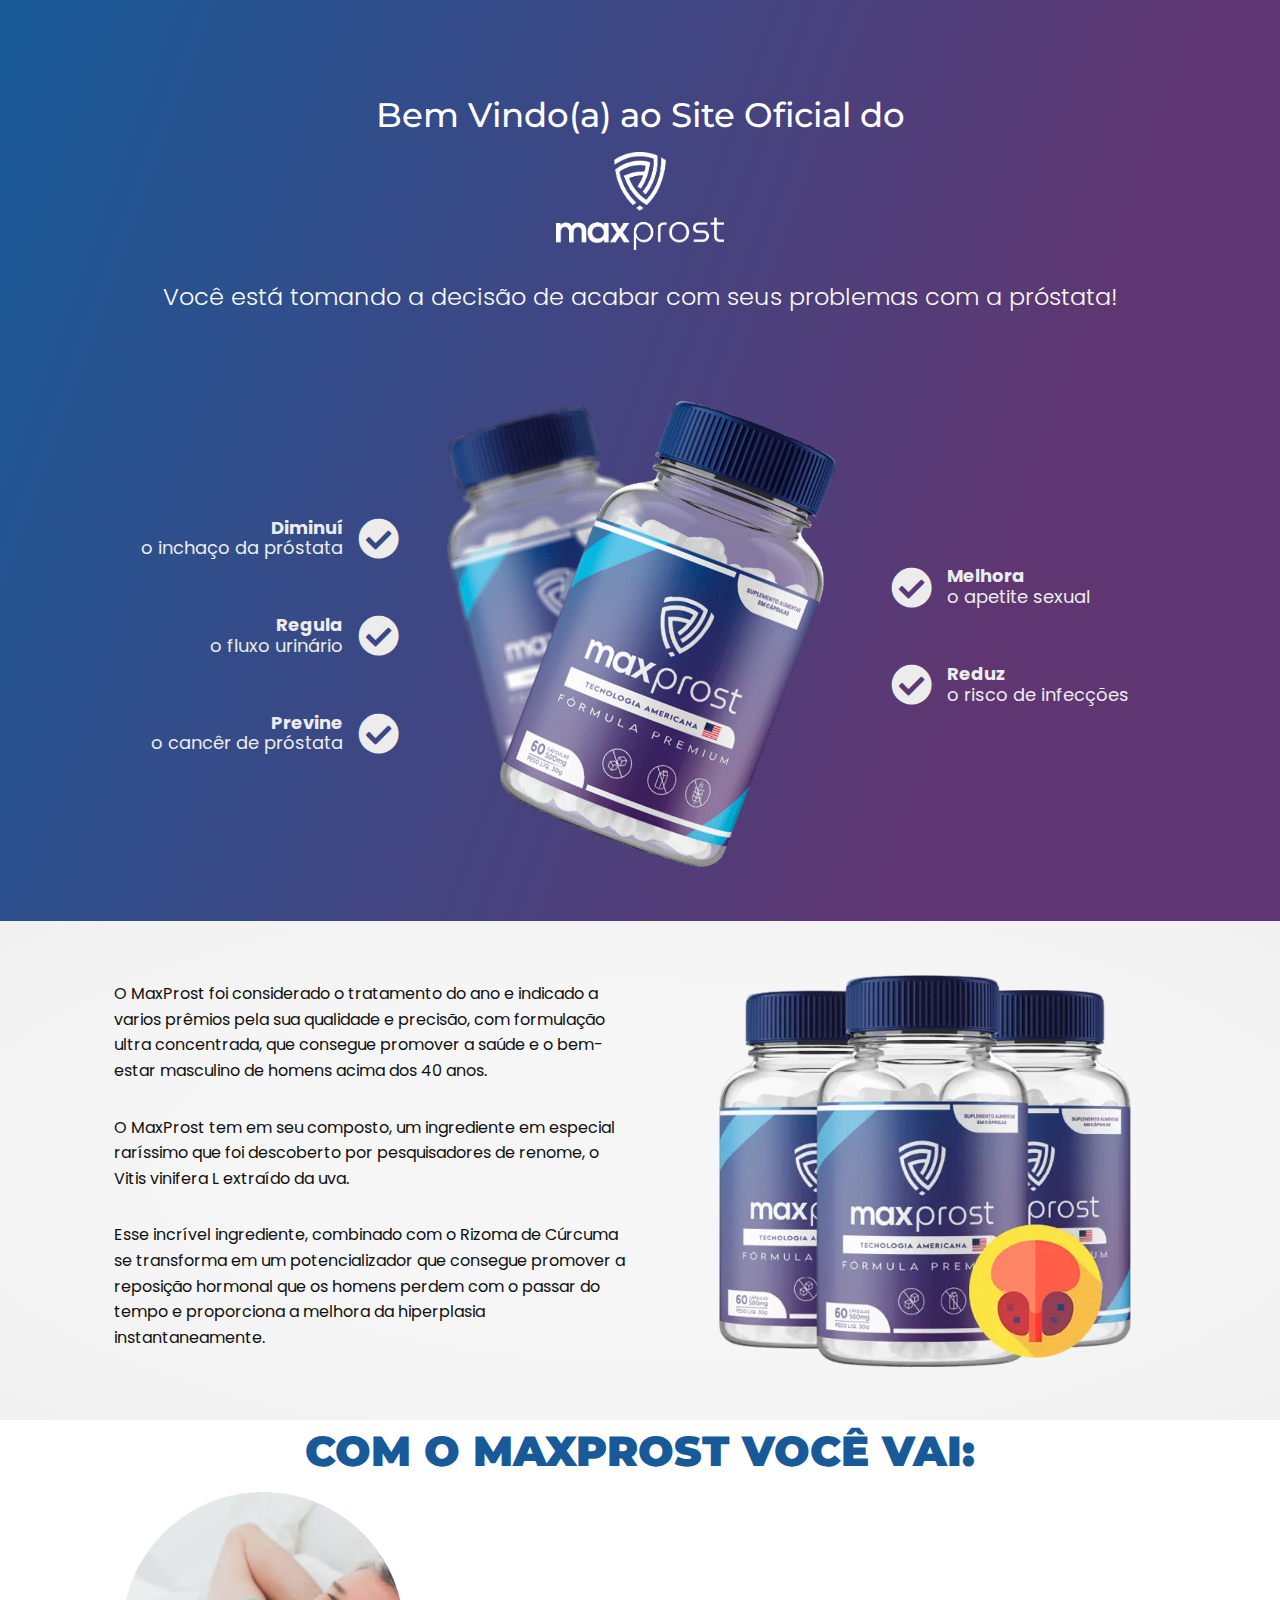
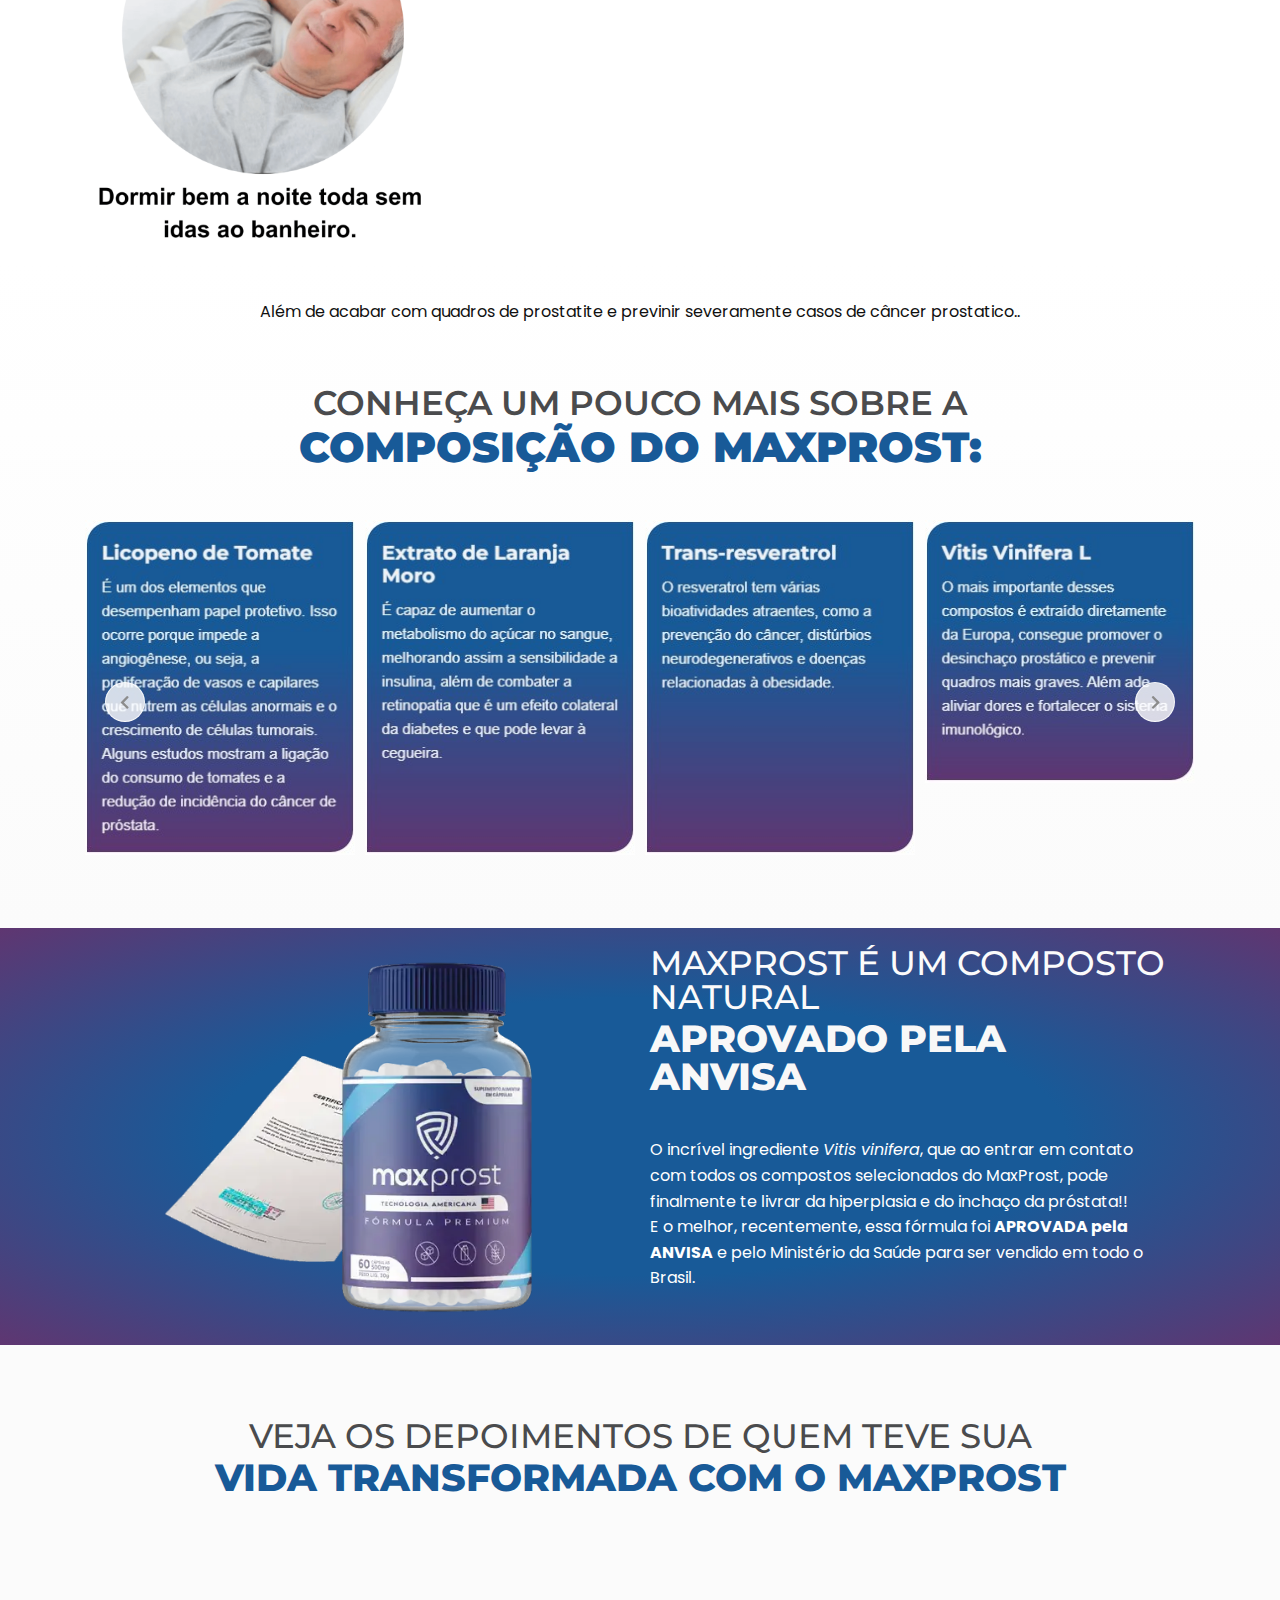
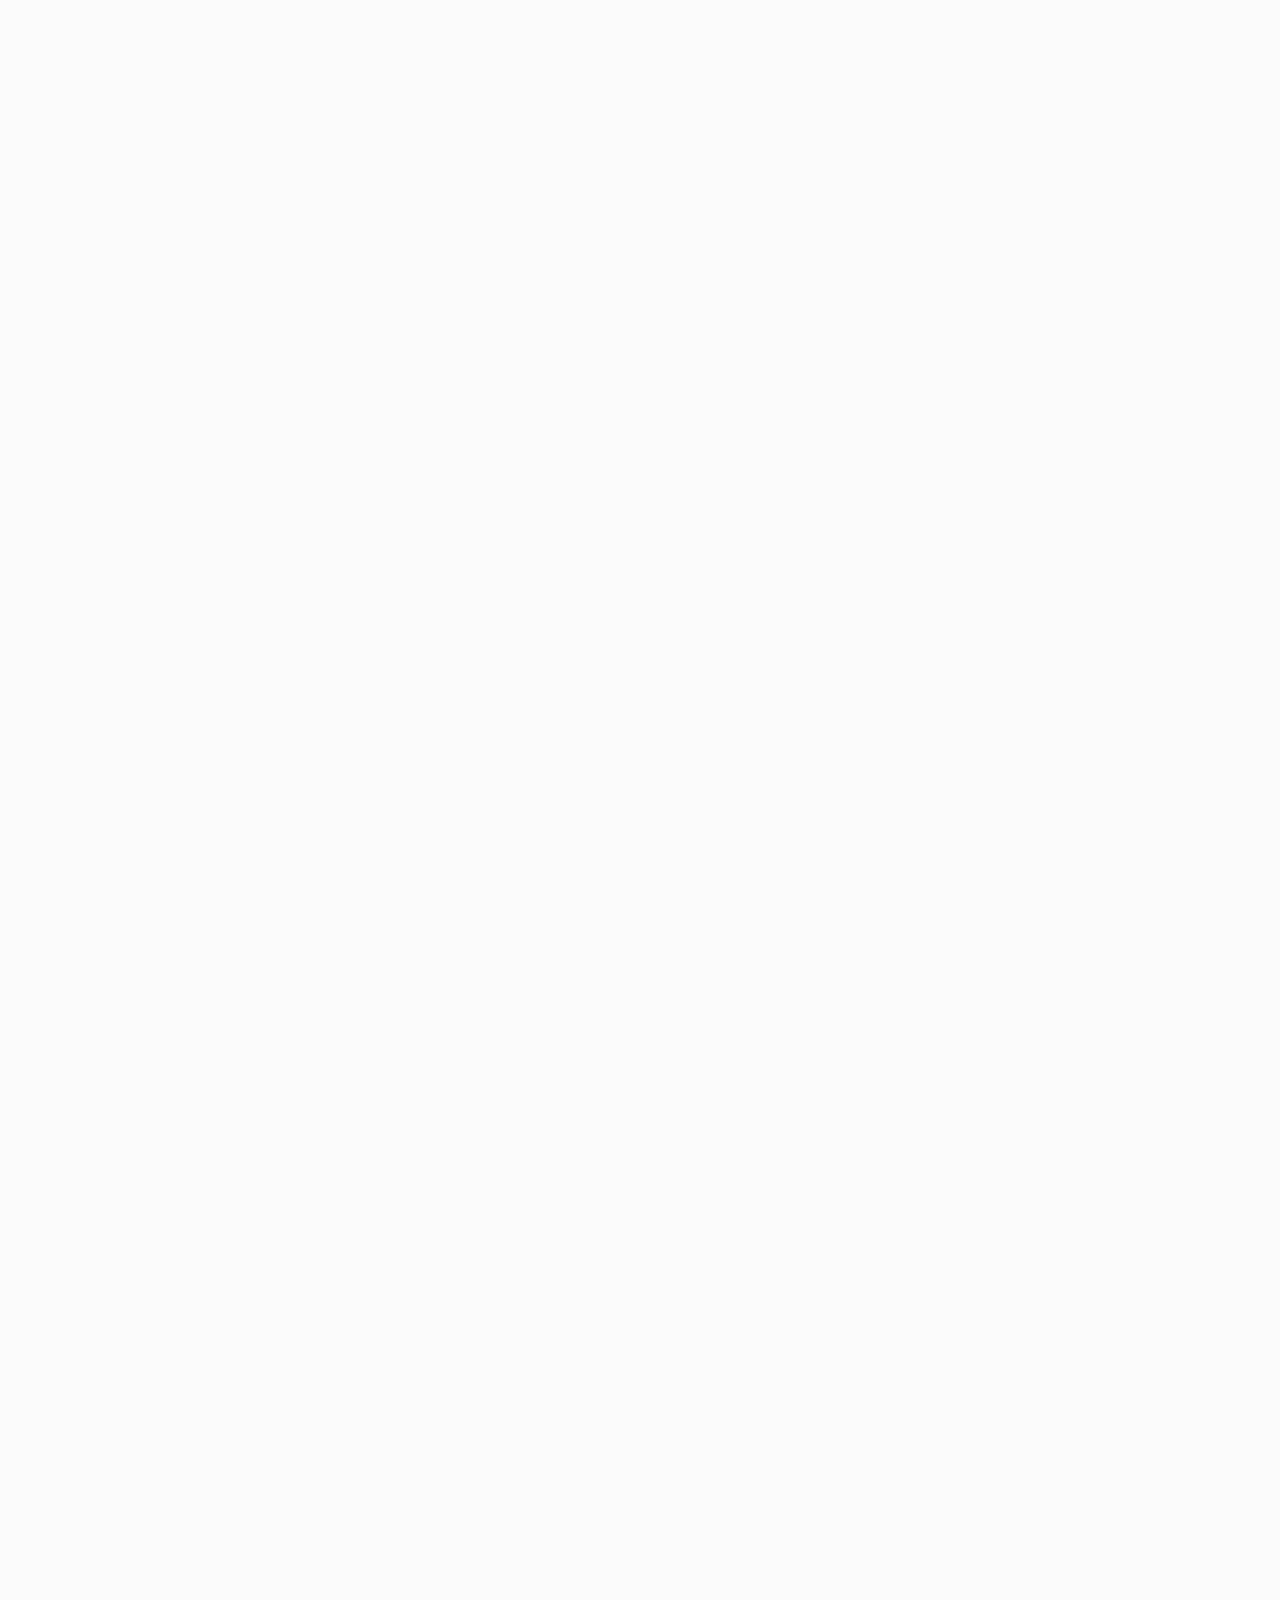
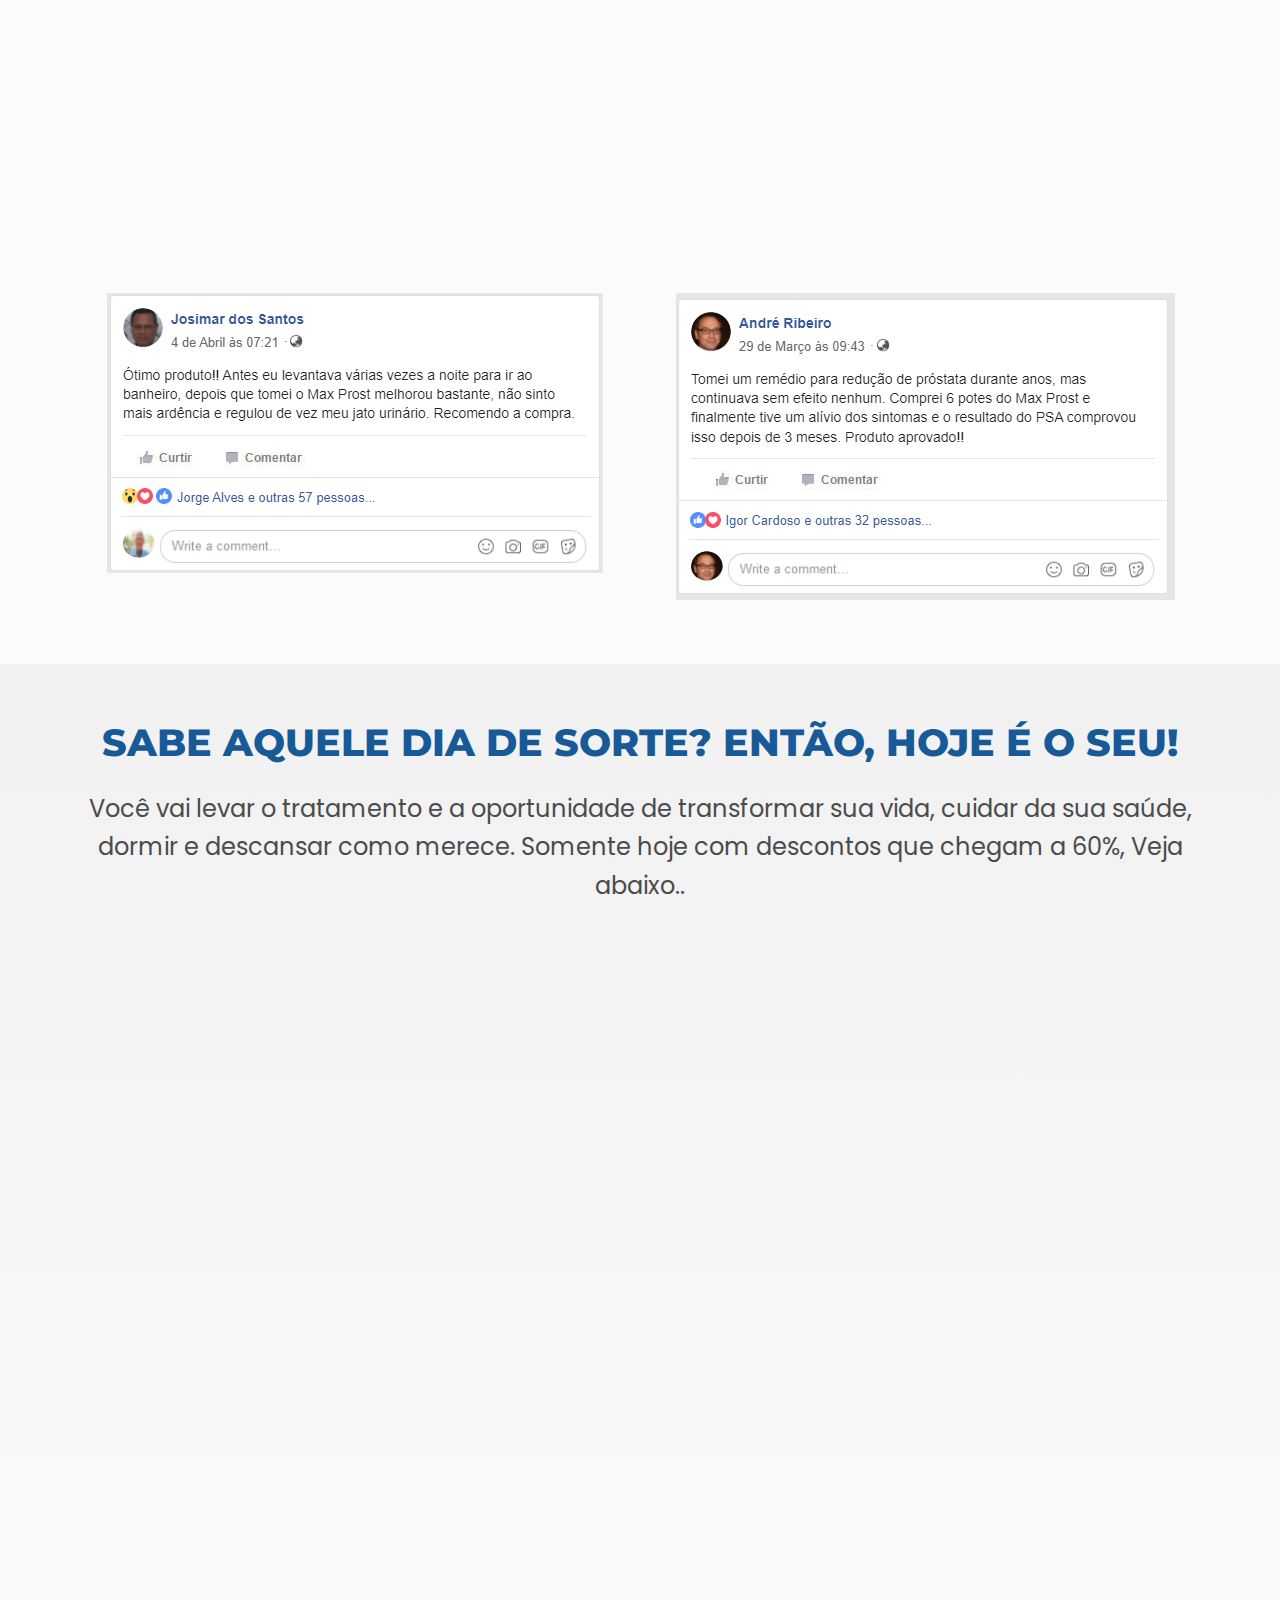
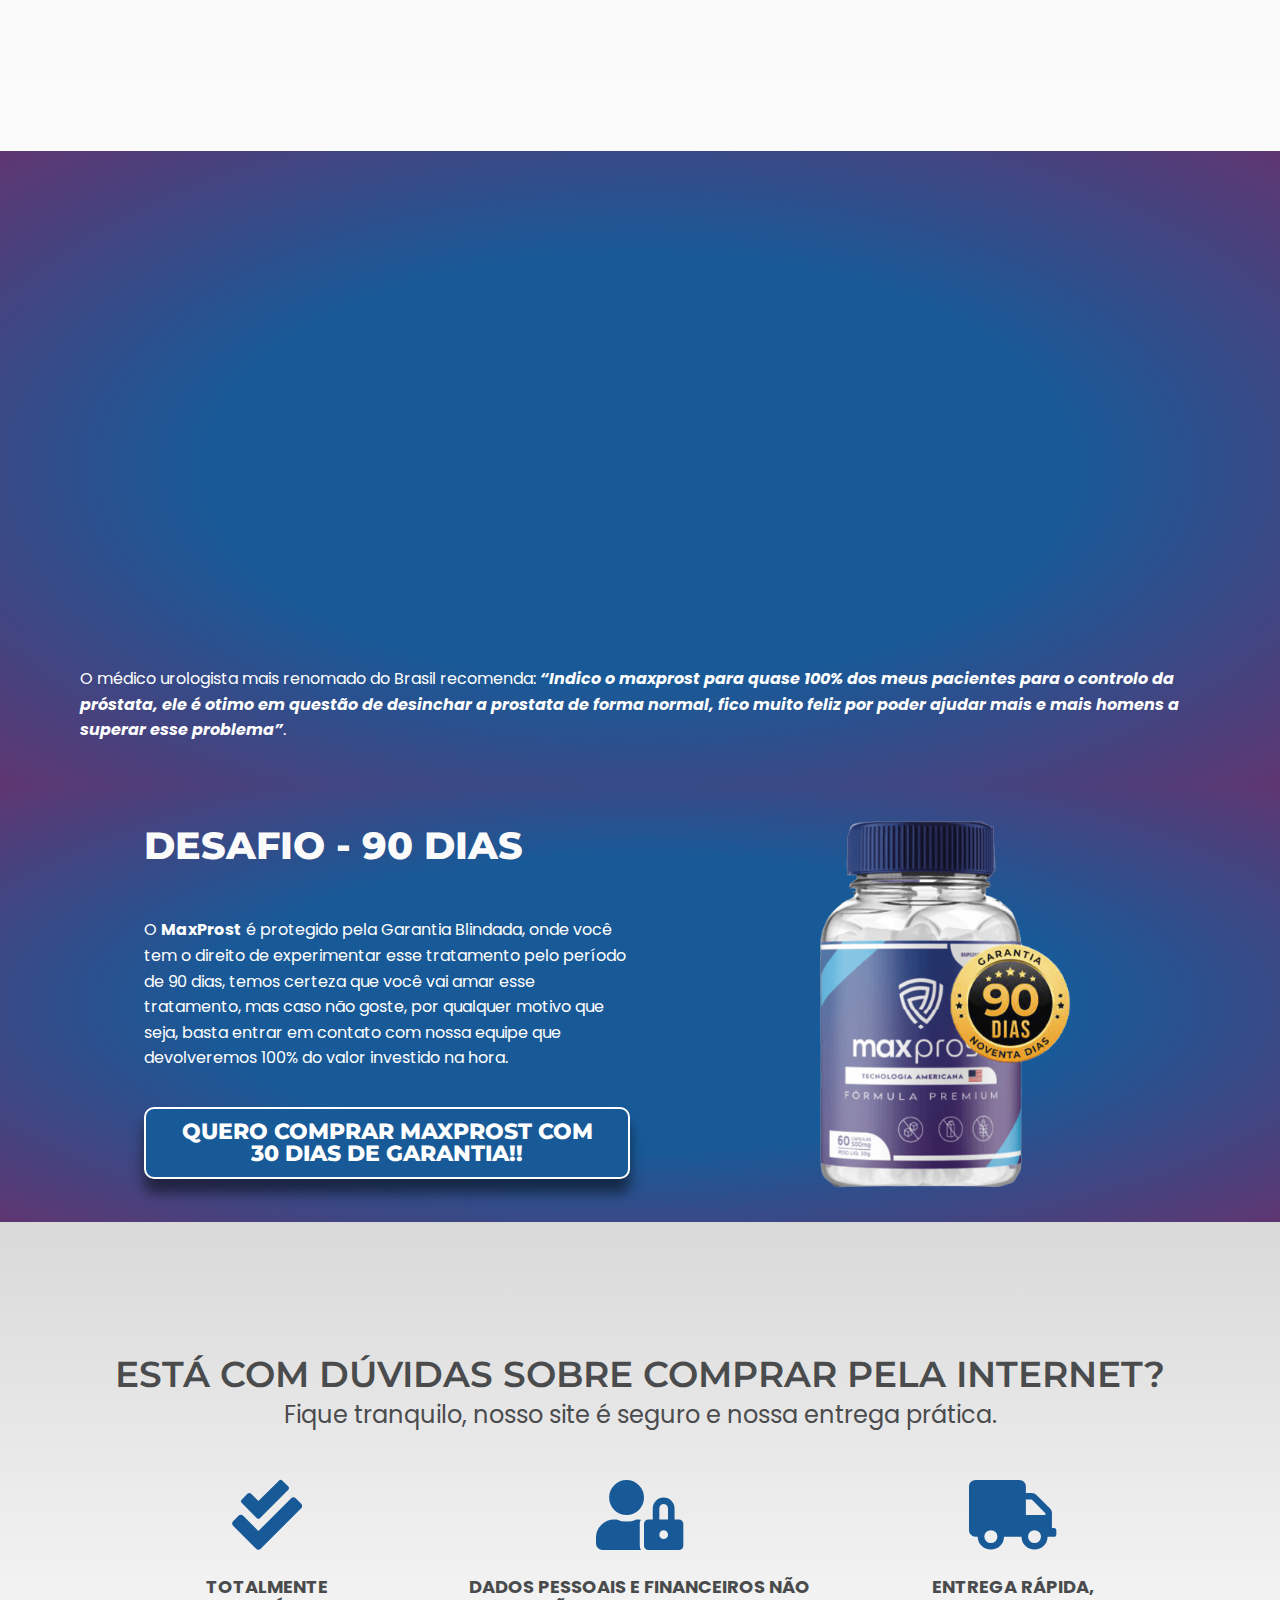
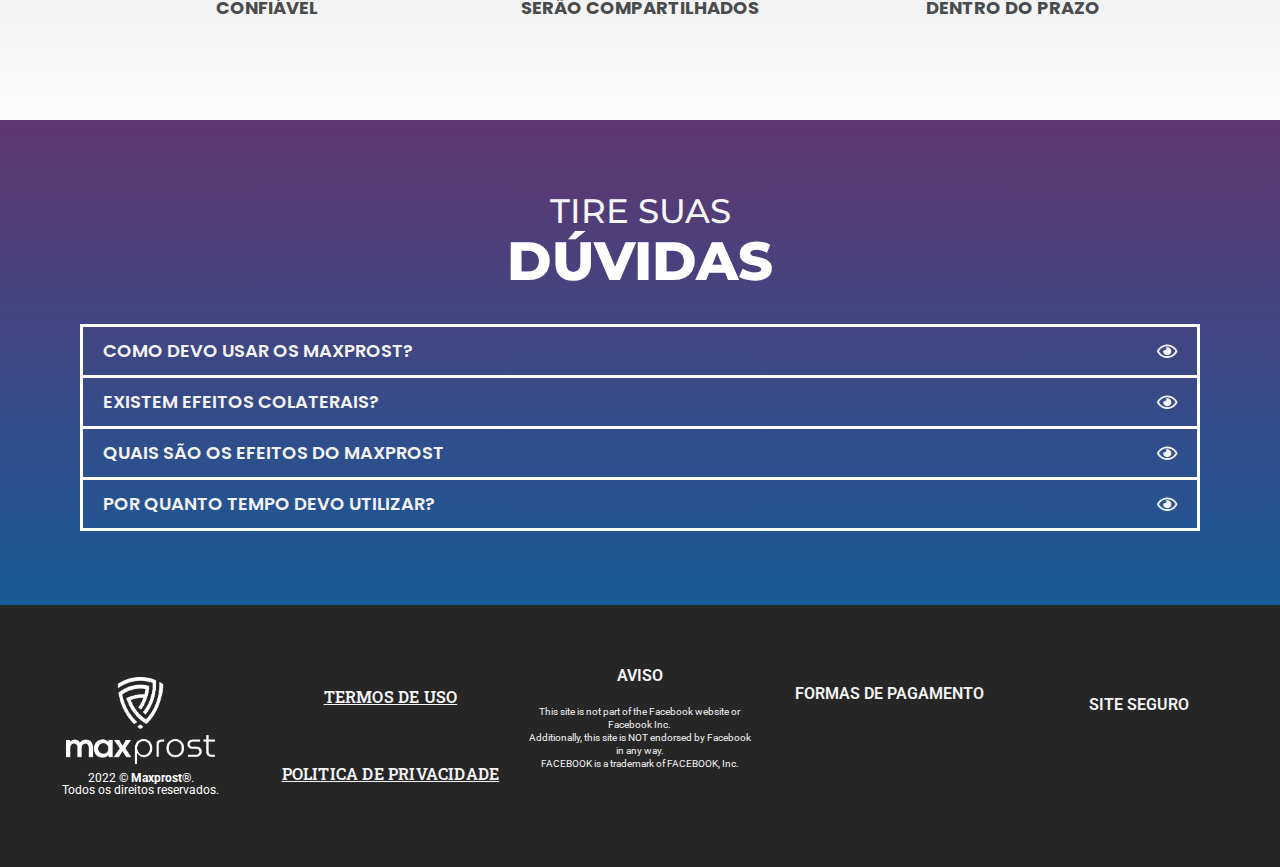
<file: maxprost/pv/index.html>
<!DOCTYPE html>
<html dir="ltr" lang="pt-BR" prefix="og: https://ogp.me/ns#">
<head>
	<meta charset="UTF-8">
			
		<meta name="viewport" content="width=device-width, initial-scale=1">

		<!-- All in One SEO 4.2.3.1 -->
		<title>Maxprost Site Oficial</title>
		<meta name="description" content="BEM VINDO(A) AO SITE OFICIAL DO: Bem Vindo(a) ao Site Oficial do Homem de verdade é aquele que se cuida! Você está tomando a decisão de acabar com seus problemas com a próstata! Diminuí o inchaço da próstata Regula o fluxo urinário Previne o cancêr de próstata Melhora o apetite sexual Reduzo risco de infecções">
		<meta name="robots" content="max-image-preview:large">
		<meta name="generator" content="All in One SEO (AIOSEO) 4.2.3.1 ">
		<meta property="og:locale" content="pt_BR">
		<meta property="og:site_name" content="Maxprost Original - Just another WordPress site">
		<meta property="og:type" content="article">
		<meta property="og:title" content="pv-maxprost - Maxprost Original">
		<meta property="og:description" content="BEM VINDO(A) AO SITE OFICIAL DO: Bem Vindo(a) ao Site Oficial do Homem de verdade é aquele que se cuida! Você está tomando a decisão de acabar com seus problemas com a próstata! Diminuí o inchaço da próstata Regula o fluxo urinário Previne o cancêr de próstata Melhora o apetite sexual Reduzo risco de infecções">
		<meta property="article:published_time" content="2023-03-03T11:55:13+00:00">
		<meta property="article:modified_time" content="2023-04-12T18:16:09+00:00">
		<meta name="twitter:card" content="summary_large_image">
		<meta name="twitter:title" content="pv-maxprost - Maxprost Original">
		<meta name="twitter:description" content="BEM VINDO(A) AO SITE OFICIAL DO: Bem Vindo(a) ao Site Oficial do Homem de verdade é aquele que se cuida! Você está tomando a decisão de acabar com seus problemas com a próstata! Diminuí o inchaço da próstata Regula o fluxo urinário Previne o cancêr de próstata Melhora o apetite sexual Reduzo risco de infecções">
		

<style>
img.wp-smiley,
img.emoji {
	display: inline !important;
	border: none !important;
	box-shadow: none !important;
	height: 1em !important;
	width: 1em !important;
	margin: 0 0.07em !important;
	vertical-align: -0.1em !important;
	background: none !important;
	padding: 0 !important;
}
</style>
	<style id="wp-block-library-inline-css">
:root{--wp-admin-theme-color:#007cba;--wp-admin-theme-color--rgb:0,124,186;--wp-admin-theme-color-darker-10:#006ba1;--wp-admin-theme-color-darker-10--rgb:0,107,161;--wp-admin-theme-color-darker-20:#005a87;--wp-admin-theme-color-darker-20--rgb:0,90,135;--wp-admin-border-width-focus:2px}@media (-webkit-min-device-pixel-ratio:2),(min-resolution:192dpi){:root{--wp-admin-border-width-focus:1.5px}}.wp-element-button{cursor:pointer}:root{--wp--preset--font-size--normal:16px;--wp--preset--font-size--huge:42px}:root .has-very-light-gray-background-color{background-color:#eee}:root .has-very-dark-gray-background-color{background-color:#313131}:root .has-very-light-gray-color{color:#eee}:root .has-very-dark-gray-color{color:#313131}:root .has-vivid-green-cyan-to-vivid-cyan-blue-gradient-background{background:linear-gradient(135deg,#00d084,#0693e3)}:root .has-purple-crush-gradient-background{background:linear-gradient(135deg,#34e2e4,#4721fb 50%,#ab1dfe)}:root .has-hazy-dawn-gradient-background{background:linear-gradient(135deg,#faaca8,#dad0ec)}:root .has-subdued-olive-gradient-background{background:linear-gradient(135deg,#fafae1,#67a671)}:root .has-atomic-cream-gradient-background{background:linear-gradient(135deg,#fdd79a,#004a59)}:root .has-nightshade-gradient-background{background:linear-gradient(135deg,#330968,#31cdcf)}:root .has-midnight-gradient-background{background:linear-gradient(135deg,#020381,#2874fc)}.has-regular-font-size{font-size:1em}.has-larger-font-size{font-size:2.625em}.has-normal-font-size{font-size:var(--wp--preset--font-size--normal)}.has-huge-font-size{font-size:var(--wp--preset--font-size--huge)}.has-text-align-center{text-align:center}.has-text-align-left{text-align:left}.has-text-align-right{text-align:right}#end-resizable-editor-section{display:none}.aligncenter{clear:both}.items-justified-left{justify-content:flex-start}.items-justified-center{justify-content:center}.items-justified-right{justify-content:flex-end}.items-justified-space-between{justify-content:space-between}.screen-reader-text{border:0;clip:rect(1px,1px,1px,1px);clip-path:inset(50%);height:1px;margin:-1px;overflow:hidden;padding:0;position:absolute;width:1px;word-wrap:normal!important}.screen-reader-text:focus{background-color:#ddd;clip:auto!important;clip-path:none;color:#444;display:block;font-size:1em;height:auto;left:5px;line-height:normal;padding:15px 23px 14px;text-decoration:none;top:5px;width:auto;z-index:100000}html :where(.has-border-color){border-style:solid}html :where([style*=border-top-color]){border-top-style:solid}html :where([style*=border-right-color]){border-right-style:solid}html :where([style*=border-bottom-color]){border-bottom-style:solid}html :where([style*=border-left-color]){border-left-style:solid}html :where([style*=border-width]){border-style:solid}html :where([style*=border-top-width]){border-top-style:solid}html :where([style*=border-right-width]){border-right-style:solid}html :where([style*=border-bottom-width]){border-bottom-style:solid}html :where([style*=border-left-width]){border-left-style:solid}html :where(img[class*=wp-image-]){height:auto;max-width:100%}figure{margin:0 0 1em}
</style>
<style id="global-styles-inline-css">
body{--wp--preset--color--black: #000000;--wp--preset--color--cyan-bluish-gray: #abb8c3;--wp--preset--color--white: #ffffff;--wp--preset--color--pale-pink: #f78da7;--wp--preset--color--vivid-red: #cf2e2e;--wp--preset--color--luminous-vivid-orange: #ff6900;--wp--preset--color--luminous-vivid-amber: #fcb900;--wp--preset--color--light-green-cyan: #7bdcb5;--wp--preset--color--vivid-green-cyan: #00d084;--wp--preset--color--pale-cyan-blue: #8ed1fc;--wp--preset--color--vivid-cyan-blue: #0693e3;--wp--preset--color--vivid-purple: #9b51e0;--wp--preset--color--foreground: #000000;--wp--preset--color--background: #ffffff;--wp--preset--color--primary: #1a4548;--wp--preset--color--secondary: #ffe2c7;--wp--preset--color--tertiary: #F6F6F6;--wp--preset--gradient--vivid-cyan-blue-to-vivid-purple: linear-gradient(135deg,rgba(6,147,227,1) 0%,rgb(155,81,224) 100%);--wp--preset--gradient--light-green-cyan-to-vivid-green-cyan: linear-gradient(135deg,rgb(122,220,180) 0%,rgb(0,208,130) 100%);--wp--preset--gradient--luminous-vivid-amber-to-luminous-vivid-orange: linear-gradient(135deg,rgba(252,185,0,1) 0%,rgba(255,105,0,1) 100%);--wp--preset--gradient--luminous-vivid-orange-to-vivid-red: linear-gradient(135deg,rgba(255,105,0,1) 0%,rgb(207,46,46) 100%);--wp--preset--gradient--very-light-gray-to-cyan-bluish-gray: linear-gradient(135deg,rgb(238,238,238) 0%,rgb(169,184,195) 100%);--wp--preset--gradient--cool-to-warm-spectrum: linear-gradient(135deg,rgb(74,234,220) 0%,rgb(151,120,209) 20%,rgb(207,42,186) 40%,rgb(238,44,130) 60%,rgb(251,105,98) 80%,rgb(254,248,76) 100%);--wp--preset--gradient--blush-light-purple: linear-gradient(135deg,rgb(255,206,236) 0%,rgb(152,150,240) 100%);--wp--preset--gradient--blush-bordeaux: linear-gradient(135deg,rgb(254,205,165) 0%,rgb(254,45,45) 50%,rgb(107,0,62) 100%);--wp--preset--gradient--luminous-dusk: linear-gradient(135deg,rgb(255,203,112) 0%,rgb(199,81,192) 50%,rgb(65,88,208) 100%);--wp--preset--gradient--pale-ocean: linear-gradient(135deg,rgb(255,245,203) 0%,rgb(182,227,212) 50%,rgb(51,167,181) 100%);--wp--preset--gradient--electric-grass: linear-gradient(135deg,rgb(202,248,128) 0%,rgb(113,206,126) 100%);--wp--preset--gradient--midnight: linear-gradient(135deg,rgb(2,3,129) 0%,rgb(40,116,252) 100%);--wp--preset--gradient--vertical-secondary-to-tertiary: linear-gradient(to bottom,var(--wp--preset--color--secondary) 0%,var(--wp--preset--color--tertiary) 100%);--wp--preset--gradient--vertical-secondary-to-background: linear-gradient(to bottom,var(--wp--preset--color--secondary) 0%,var(--wp--preset--color--background) 100%);--wp--preset--gradient--vertical-tertiary-to-background: linear-gradient(to bottom,var(--wp--preset--color--tertiary) 0%,var(--wp--preset--color--background) 100%);--wp--preset--gradient--diagonal-primary-to-foreground: linear-gradient(to bottom right,var(--wp--preset--color--primary) 0%,var(--wp--preset--color--foreground) 100%);--wp--preset--gradient--diagonal-secondary-to-background: linear-gradient(to bottom right,var(--wp--preset--color--secondary) 50%,var(--wp--preset--color--background) 50%);--wp--preset--gradient--diagonal-background-to-secondary: linear-gradient(to bottom right,var(--wp--preset--color--background) 50%,var(--wp--preset--color--secondary) 50%);--wp--preset--gradient--diagonal-tertiary-to-background: linear-gradient(to bottom right,var(--wp--preset--color--tertiary) 50%,var(--wp--preset--color--background) 50%);--wp--preset--gradient--diagonal-background-to-tertiary: linear-gradient(to bottom right,var(--wp--preset--color--background) 50%,var(--wp--preset--color--tertiary) 50%);--wp--preset--duotone--dark-grayscale: url('pv-maxprost-2.html#wp-duotone-dark-grayscale');--wp--preset--duotone--grayscale: url('pv-maxprost-2.html#wp-duotone-grayscale');--wp--preset--duotone--purple-yellow: url('pv-maxprost-2.html#wp-duotone-purple-yellow');--wp--preset--duotone--blue-red: url('pv-maxprost-2.html#wp-duotone-blue-red');--wp--preset--duotone--midnight: url('pv-maxprost-2.html#wp-duotone-midnight');--wp--preset--duotone--magenta-yellow: url('pv-maxprost-2.html#wp-duotone-magenta-yellow');--wp--preset--duotone--purple-green: url('pv-maxprost-2.html#wp-duotone-purple-green');--wp--preset--duotone--blue-orange: url('pv-maxprost-2.html#wp-duotone-blue-orange');--wp--preset--duotone--foreground-and-background: url('pv-maxprost-2.html#wp-duotone-foreground-and-background');--wp--preset--duotone--foreground-and-secondary: url('pv-maxprost-2.html#wp-duotone-foreground-and-secondary');--wp--preset--duotone--foreground-and-tertiary: url('pv-maxprost-2.html#wp-duotone-foreground-and-tertiary');--wp--preset--duotone--primary-and-background: url('pv-maxprost-2.html#wp-duotone-primary-and-background');--wp--preset--duotone--primary-and-secondary: url('pv-maxprost-2.html#wp-duotone-primary-and-secondary');--wp--preset--duotone--primary-and-tertiary: url('pv-maxprost-2.html#wp-duotone-primary-and-tertiary');--wp--preset--font-size--small: 1rem;--wp--preset--font-size--medium: 1.125rem;--wp--preset--font-size--large: 1.75rem;--wp--preset--font-size--x-large: clamp(1.75rem, 3vw, 2.25rem);--wp--preset--font-family--system-font: -apple-system,BlinkMacSystemFont,"Segoe UI",Roboto,Oxygen-Sans,Ubuntu,Cantarell,"Helvetica Neue",sans-serif;--wp--preset--font-family--source-serif-pro: "Source Serif Pro", serif;--wp--preset--spacing--20: 0.44rem;--wp--preset--spacing--30: 0.67rem;--wp--preset--spacing--40: 1rem;--wp--preset--spacing--50: 1.5rem;--wp--preset--spacing--60: 2.25rem;--wp--preset--spacing--70: 3.38rem;--wp--preset--spacing--80: 5.06rem;--wp--custom--spacing--small: max(1.25rem, 5vw);--wp--custom--spacing--medium: clamp(2rem, 8vw, calc(4 * var(--wp--style--block-gap)));--wp--custom--spacing--large: clamp(4rem, 10vw, 8rem);--wp--custom--spacing--outer: var(--wp--custom--spacing--small, 1.25rem);--wp--custom--typography--font-size--huge: clamp(2.25rem, 4vw, 2.75rem);--wp--custom--typography--font-size--gigantic: clamp(2.75rem, 6vw, 3.25rem);--wp--custom--typography--font-size--colossal: clamp(3.25rem, 8vw, 6.25rem);--wp--custom--typography--line-height--tiny: 1.15;--wp--custom--typography--line-height--small: 1.2;--wp--custom--typography--line-height--medium: 1.4;--wp--custom--typography--line-height--normal: 1.6;}body { margin: 0;--wp--style--global--content-size: 650px;--wp--style--global--wide-size: 1000px; }.wp-site-blocks > .alignleft { float: left; margin-right: 2em; }.wp-site-blocks > .alignright { float: right; margin-left: 2em; }.wp-site-blocks > .aligncenter { justify-content: center; margin-left: auto; margin-right: auto; }.wp-site-blocks > * { margin-block-start: 0; margin-block-end: 0; }.wp-site-blocks > * + * { margin-block-start: 1.5rem; }body { --wp--style--block-gap: 1.5rem; }body .is-layout-flow > *{margin-block-start: 0;margin-block-end: 0;}body .is-layout-flow > * + *{margin-block-start: 1.5rem;margin-block-end: 0;}body .is-layout-constrained > *{margin-block-start: 0;margin-block-end: 0;}body .is-layout-constrained > * + *{margin-block-start: 1.5rem;margin-block-end: 0;}body .is-layout-flex{gap: 1.5rem;}body .is-layout-flow > .alignleft{float: left;margin-inline-start: 0;margin-inline-end: 2em;}body .is-layout-flow > .alignright{float: right;margin-inline-start: 2em;margin-inline-end: 0;}body .is-layout-flow > .aligncenter{margin-left: auto !important;margin-right: auto !important;}body .is-layout-constrained > .alignleft{float: left;margin-inline-start: 0;margin-inline-end: 2em;}body .is-layout-constrained > .alignright{float: right;margin-inline-start: 2em;margin-inline-end: 0;}body .is-layout-constrained > .aligncenter{margin-left: auto !important;margin-right: auto !important;}body .is-layout-constrained > :where(:not(.alignleft):not(.alignright):not(.alignfull)){max-width: var(--wp--style--global--content-size);margin-left: auto !important;margin-right: auto !important;}body .is-layout-constrained > .alignwide{max-width: var(--wp--style--global--wide-size);}body .is-layout-flex{display: flex;}body .is-layout-flex{flex-wrap: wrap;align-items: center;}body .is-layout-flex > *{margin: 0;}body{background-color: var(--wp--preset--color--background);color: var(--wp--preset--color--foreground);font-family: var(--wp--preset--font-family--system-font);font-size: var(--wp--preset--font-size--medium);line-height: var(--wp--custom--typography--line-height--normal);padding-top: 0px;padding-right: 0px;padding-bottom: 0px;padding-left: 0px;}a:where(:not(.wp-element-button)){color: var(--wp--preset--color--foreground);text-decoration: underline;}h1{font-family: var(--wp--preset--font-family--source-serif-pro);font-size: var(--wp--custom--typography--font-size--colossal);font-weight: 300;line-height: var(--wp--custom--typography--line-height--tiny);}h2{font-family: var(--wp--preset--font-family--source-serif-pro);font-size: var(--wp--custom--typography--font-size--gigantic);font-weight: 300;line-height: var(--wp--custom--typography--line-height--small);}h3{font-family: var(--wp--preset--font-family--source-serif-pro);font-size: var(--wp--custom--typography--font-size--huge);font-weight: 300;line-height: var(--wp--custom--typography--line-height--tiny);}h4{font-family: var(--wp--preset--font-family--source-serif-pro);font-size: var(--wp--preset--font-size--x-large);font-weight: 300;line-height: var(--wp--custom--typography--line-height--tiny);}h5{font-family: var(--wp--preset--font-family--system-font);font-size: var(--wp--preset--font-size--medium);font-weight: 700;line-height: var(--wp--custom--typography--line-height--normal);text-transform: uppercase;}h6{font-family: var(--wp--preset--font-family--system-font);font-size: var(--wp--preset--font-size--medium);font-weight: 400;line-height: var(--wp--custom--typography--line-height--normal);text-transform: uppercase;}.wp-element-button, .wp-block-button__link{background-color: #32373c;border-width: 0;color: #fff;font-family: inherit;font-size: inherit;line-height: inherit;padding: calc(0.667em + 2px) calc(1.333em + 2px);text-decoration: none;}.has-black-color{color: var(--wp--preset--color--black) !important;}.has-cyan-bluish-gray-color{color: var(--wp--preset--color--cyan-bluish-gray) !important;}.has-white-color{color: var(--wp--preset--color--white) !important;}.has-pale-pink-color{color: var(--wp--preset--color--pale-pink) !important;}.has-vivid-red-color{color: var(--wp--preset--color--vivid-red) !important;}.has-luminous-vivid-orange-color{color: var(--wp--preset--color--luminous-vivid-orange) !important;}.has-luminous-vivid-amber-color{color: var(--wp--preset--color--luminous-vivid-amber) !important;}.has-light-green-cyan-color{color: var(--wp--preset--color--light-green-cyan) !important;}.has-vivid-green-cyan-color{color: var(--wp--preset--color--vivid-green-cyan) !important;}.has-pale-cyan-blue-color{color: var(--wp--preset--color--pale-cyan-blue) !important;}.has-vivid-cyan-blue-color{color: var(--wp--preset--color--vivid-cyan-blue) !important;}.has-vivid-purple-color{color: var(--wp--preset--color--vivid-purple) !important;}.has-foreground-color{color: var(--wp--preset--color--foreground) !important;}.has-background-color{color: var(--wp--preset--color--background) !important;}.has-primary-color{color: var(--wp--preset--color--primary) !important;}.has-secondary-color{color: var(--wp--preset--color--secondary) !important;}.has-tertiary-color{color: var(--wp--preset--color--tertiary) !important;}.has-black-background-color{background-color: var(--wp--preset--color--black) !important;}.has-cyan-bluish-gray-background-color{background-color: var(--wp--preset--color--cyan-bluish-gray) !important;}.has-white-background-color{background-color: var(--wp--preset--color--white) !important;}.has-pale-pink-background-color{background-color: var(--wp--preset--color--pale-pink) !important;}.has-vivid-red-background-color{background-color: var(--wp--preset--color--vivid-red) !important;}.has-luminous-vivid-orange-background-color{background-color: var(--wp--preset--color--luminous-vivid-orange) !important;}.has-luminous-vivid-amber-background-color{background-color: var(--wp--preset--color--luminous-vivid-amber) !important;}.has-light-green-cyan-background-color{background-color: var(--wp--preset--color--light-green-cyan) !important;}.has-vivid-green-cyan-background-color{background-color: var(--wp--preset--color--vivid-green-cyan) !important;}.has-pale-cyan-blue-background-color{background-color: var(--wp--preset--color--pale-cyan-blue) !important;}.has-vivid-cyan-blue-background-color{background-color: var(--wp--preset--color--vivid-cyan-blue) !important;}.has-vivid-purple-background-color{background-color: var(--wp--preset--color--vivid-purple) !important;}.has-foreground-background-color{background-color: var(--wp--preset--color--foreground) !important;}.has-background-background-color{background-color: var(--wp--preset--color--background) !important;}.has-primary-background-color{background-color: var(--wp--preset--color--primary) !important;}.has-secondary-background-color{background-color: var(--wp--preset--color--secondary) !important;}.has-tertiary-background-color{background-color: var(--wp--preset--color--tertiary) !important;}.has-black-border-color{border-color: var(--wp--preset--color--black) !important;}.has-cyan-bluish-gray-border-color{border-color: var(--wp--preset--color--cyan-bluish-gray) !important;}.has-white-border-color{border-color: var(--wp--preset--color--white) !important;}.has-pale-pink-border-color{border-color: var(--wp--preset--color--pale-pink) !important;}.has-vivid-red-border-color{border-color: var(--wp--preset--color--vivid-red) !important;}.has-luminous-vivid-orange-border-color{border-color: var(--wp--preset--color--luminous-vivid-orange) !important;}.has-luminous-vivid-amber-border-color{border-color: var(--wp--preset--color--luminous-vivid-amber) !important;}.has-light-green-cyan-border-color{border-color: var(--wp--preset--color--light-green-cyan) !important;}.has-vivid-green-cyan-border-color{border-color: var(--wp--preset--color--vivid-green-cyan) !important;}.has-pale-cyan-blue-border-color{border-color: var(--wp--preset--color--pale-cyan-blue) !important;}.has-vivid-cyan-blue-border-color{border-color: var(--wp--preset--color--vivid-cyan-blue) !important;}.has-vivid-purple-border-color{border-color: var(--wp--preset--color--vivid-purple) !important;}.has-foreground-border-color{border-color: var(--wp--preset--color--foreground) !important;}.has-background-border-color{border-color: var(--wp--preset--color--background) !important;}.has-primary-border-color{border-color: var(--wp--preset--color--primary) !important;}.has-secondary-border-color{border-color: var(--wp--preset--color--secondary) !important;}.has-tertiary-border-color{border-color: var(--wp--preset--color--tertiary) !important;}.has-vivid-cyan-blue-to-vivid-purple-gradient-background{background: var(--wp--preset--gradient--vivid-cyan-blue-to-vivid-purple) !important;}.has-light-green-cyan-to-vivid-green-cyan-gradient-background{background: var(--wp--preset--gradient--light-green-cyan-to-vivid-green-cyan) !important;}.has-luminous-vivid-amber-to-luminous-vivid-orange-gradient-background{background: var(--wp--preset--gradient--luminous-vivid-amber-to-luminous-vivid-orange) !important;}.has-luminous-vivid-orange-to-vivid-red-gradient-background{background: var(--wp--preset--gradient--luminous-vivid-orange-to-vivid-red) !important;}.has-very-light-gray-to-cyan-bluish-gray-gradient-background{background: var(--wp--preset--gradient--very-light-gray-to-cyan-bluish-gray) !important;}.has-cool-to-warm-spectrum-gradient-background{background: var(--wp--preset--gradient--cool-to-warm-spectrum) !important;}.has-blush-light-purple-gradient-background{background: var(--wp--preset--gradient--blush-light-purple) !important;}.has-blush-bordeaux-gradient-background{background: var(--wp--preset--gradient--blush-bordeaux) !important;}.has-luminous-dusk-gradient-background{background: var(--wp--preset--gradient--luminous-dusk) !important;}.has-pale-ocean-gradient-background{background: var(--wp--preset--gradient--pale-ocean) !important;}.has-electric-grass-gradient-background{background: var(--wp--preset--gradient--electric-grass) !important;}.has-midnight-gradient-background{background: var(--wp--preset--gradient--midnight) !important;}.has-vertical-secondary-to-tertiary-gradient-background{background: var(--wp--preset--gradient--vertical-secondary-to-tertiary) !important;}.has-vertical-secondary-to-background-gradient-background{background: var(--wp--preset--gradient--vertical-secondary-to-background) !important;}.has-vertical-tertiary-to-background-gradient-background{background: var(--wp--preset--gradient--vertical-tertiary-to-background) !important;}.has-diagonal-primary-to-foreground-gradient-background{background: var(--wp--preset--gradient--diagonal-primary-to-foreground) !important;}.has-diagonal-secondary-to-background-gradient-background{background: var(--wp--preset--gradient--diagonal-secondary-to-background) !important;}.has-diagonal-background-to-secondary-gradient-background{background: var(--wp--preset--gradient--diagonal-background-to-secondary) !important;}.has-diagonal-tertiary-to-background-gradient-background{background: var(--wp--preset--gradient--diagonal-tertiary-to-background) !important;}.has-diagonal-background-to-tertiary-gradient-background{background: var(--wp--preset--gradient--diagonal-background-to-tertiary) !important;}.has-small-font-size{font-size: var(--wp--preset--font-size--small) !important;}.has-medium-font-size{font-size: var(--wp--preset--font-size--medium) !important;}.has-large-font-size{font-size: var(--wp--preset--font-size--large) !important;}.has-x-large-font-size{font-size: var(--wp--preset--font-size--x-large) !important;}.has-system-font-font-family{font-family: var(--wp--preset--font-family--system-font) !important;}.has-source-serif-pro-font-family{font-family: var(--wp--preset--font-family--source-serif-pro) !important;}
</style>
<style id="wp-webfonts-inline-css">
@font-face{font-family:"Source Serif Pro";font-style:normal;font-weight:200 900;font-display:fallback;src:local("Source Serif Pro"), url('fonts/SourceSerif4Variable-Roman.ttf.woff2') format('woff2');font-stretch:normal;}@font-face{font-family:"Source Serif Pro";font-style:italic;font-weight:200 900;font-display:fallback;src:local("Source Serif Pro"), url('fonts/SourceSerif4Variable-Italic.ttf.woff2') format('woff2');font-stretch:normal;}
</style>
<link rel="stylesheet" id="twentytwentytwo-style-css" href="css/style.css" media="all">
<link rel="stylesheet" id="cherry-handler-css-css" href="css/cherry-handler-styles.min.css" media="all">
<link rel="stylesheet" id="jet-widgets-css" href="css/jet-widgets.css" media="all">
<link rel="stylesheet" id="jet-widgets-skin-css" href="css/jet-widgets-skin.css" media="all">
<link rel="stylesheet" id="jet-juxtapose-css-css" href="css/juxtapose.css" media="all">
<link rel="stylesheet" id="elementor-icons-css" href="css/elementor-icons.min.css" media="all">
<link rel="stylesheet" id="elementor-frontend-css" href="css/frontend-lite.min_1.css" media="all">
<style id="elementor-frontend-inline-css">
@-webkit-keyframes ha_fadeIn{0%{opacity:0}to{opacity:1}}@keyframes ha_fadeIn{0%{opacity:0}to{opacity:1}}@-webkit-keyframes ha_zoomIn{0%{opacity:0;-webkit-transform:scale3d(.3,.3,.3);transform:scale3d(.3,.3,.3)}50%{opacity:1}}@keyframes ha_zoomIn{0%{opacity:0;-webkit-transform:scale3d(.3,.3,.3);transform:scale3d(.3,.3,.3)}50%{opacity:1}}@-webkit-keyframes ha_rollIn{0%{opacity:0;-webkit-transform:translate3d(-100%,0,0) rotate3d(0,0,1,-120deg);transform:translate3d(-100%,0,0) rotate3d(0,0,1,-120deg)}to{opacity:1}}@keyframes ha_rollIn{0%{opacity:0;-webkit-transform:translate3d(-100%,0,0) rotate3d(0,0,1,-120deg);transform:translate3d(-100%,0,0) rotate3d(0,0,1,-120deg)}to{opacity:1}}@-webkit-keyframes ha_bounce{0%,20%,53%,to{-webkit-animation-timing-function:cubic-bezier(.215,.61,.355,1);animation-timing-function:cubic-bezier(.215,.61,.355,1)}40%,43%{-webkit-transform:translate3d(0,-30px,0) scaleY(1.1);transform:translate3d(0,-30px,0) scaleY(1.1);-webkit-animation-timing-function:cubic-bezier(.755,.05,.855,.06);animation-timing-function:cubic-bezier(.755,.05,.855,.06)}70%{-webkit-transform:translate3d(0,-15px,0) scaleY(1.05);transform:translate3d(0,-15px,0) scaleY(1.05);-webkit-animation-timing-function:cubic-bezier(.755,.05,.855,.06);animation-timing-function:cubic-bezier(.755,.05,.855,.06)}80%{-webkit-transition-timing-function:cubic-bezier(.215,.61,.355,1);transition-timing-function:cubic-bezier(.215,.61,.355,1);-webkit-transform:translate3d(0,0,0) scaleY(.95);transform:translate3d(0,0,0) scaleY(.95)}90%{-webkit-transform:translate3d(0,-4px,0) scaleY(1.02);transform:translate3d(0,-4px,0) scaleY(1.02)}}@keyframes ha_bounce{0%,20%,53%,to{-webkit-animation-timing-function:cubic-bezier(.215,.61,.355,1);animation-timing-function:cubic-bezier(.215,.61,.355,1)}40%,43%{-webkit-transform:translate3d(0,-30px,0) scaleY(1.1);transform:translate3d(0,-30px,0) scaleY(1.1);-webkit-animation-timing-function:cubic-bezier(.755,.05,.855,.06);animation-timing-function:cubic-bezier(.755,.05,.855,.06)}70%{-webkit-transform:translate3d(0,-15px,0) scaleY(1.05);transform:translate3d(0,-15px,0) scaleY(1.05);-webkit-animation-timing-function:cubic-bezier(.755,.05,.855,.06);animation-timing-function:cubic-bezier(.755,.05,.855,.06)}80%{-webkit-transition-timing-function:cubic-bezier(.215,.61,.355,1);transition-timing-function:cubic-bezier(.215,.61,.355,1);-webkit-transform:translate3d(0,0,0) scaleY(.95);transform:translate3d(0,0,0) scaleY(.95)}90%{-webkit-transform:translate3d(0,-4px,0) scaleY(1.02);transform:translate3d(0,-4px,0) scaleY(1.02)}}@-webkit-keyframes ha_bounceIn{0%,20%,40%,60%,80%,to{-webkit-animation-timing-function:cubic-bezier(.215,.61,.355,1);animation-timing-function:cubic-bezier(.215,.61,.355,1)}0%{opacity:0;-webkit-transform:scale3d(.3,.3,.3);transform:scale3d(.3,.3,.3)}20%{-webkit-transform:scale3d(1.1,1.1,1.1);transform:scale3d(1.1,1.1,1.1)}40%{-webkit-transform:scale3d(.9,.9,.9);transform:scale3d(.9,.9,.9)}60%{opacity:1;-webkit-transform:scale3d(1.03,1.03,1.03);transform:scale3d(1.03,1.03,1.03)}80%{-webkit-transform:scale3d(.97,.97,.97);transform:scale3d(.97,.97,.97)}to{opacity:1}}@keyframes ha_bounceIn{0%,20%,40%,60%,80%,to{-webkit-animation-timing-function:cubic-bezier(.215,.61,.355,1);animation-timing-function:cubic-bezier(.215,.61,.355,1)}0%{opacity:0;-webkit-transform:scale3d(.3,.3,.3);transform:scale3d(.3,.3,.3)}20%{-webkit-transform:scale3d(1.1,1.1,1.1);transform:scale3d(1.1,1.1,1.1)}40%{-webkit-transform:scale3d(.9,.9,.9);transform:scale3d(.9,.9,.9)}60%{opacity:1;-webkit-transform:scale3d(1.03,1.03,1.03);transform:scale3d(1.03,1.03,1.03)}80%{-webkit-transform:scale3d(.97,.97,.97);transform:scale3d(.97,.97,.97)}to{opacity:1}}@-webkit-keyframes ha_flipInX{0%{opacity:0;-webkit-transform:perspective(400px) rotate3d(1,0,0,90deg);transform:perspective(400px) rotate3d(1,0,0,90deg);-webkit-animation-timing-function:ease-in;animation-timing-function:ease-in}40%{-webkit-transform:perspective(400px) rotate3d(1,0,0,-20deg);transform:perspective(400px) rotate3d(1,0,0,-20deg);-webkit-animation-timing-function:ease-in;animation-timing-function:ease-in}60%{opacity:1;-webkit-transform:perspective(400px) rotate3d(1,0,0,10deg);transform:perspective(400px) rotate3d(1,0,0,10deg)}80%{-webkit-transform:perspective(400px) rotate3d(1,0,0,-5deg);transform:perspective(400px) rotate3d(1,0,0,-5deg)}}@keyframes ha_flipInX{0%{opacity:0;-webkit-transform:perspective(400px) rotate3d(1,0,0,90deg);transform:perspective(400px) rotate3d(1,0,0,90deg);-webkit-animation-timing-function:ease-in;animation-timing-function:ease-in}40%{-webkit-transform:perspective(400px) rotate3d(1,0,0,-20deg);transform:perspective(400px) rotate3d(1,0,0,-20deg);-webkit-animation-timing-function:ease-in;animation-timing-function:ease-in}60%{opacity:1;-webkit-transform:perspective(400px) rotate3d(1,0,0,10deg);transform:perspective(400px) rotate3d(1,0,0,10deg)}80%{-webkit-transform:perspective(400px) rotate3d(1,0,0,-5deg);transform:perspective(400px) rotate3d(1,0,0,-5deg)}}@-webkit-keyframes ha_flipInY{0%{opacity:0;-webkit-transform:perspective(400px) rotate3d(0,1,0,90deg);transform:perspective(400px) rotate3d(0,1,0,90deg);-webkit-animation-timing-function:ease-in;animation-timing-function:ease-in}40%{-webkit-transform:perspective(400px) rotate3d(0,1,0,-20deg);transform:perspective(400px) rotate3d(0,1,0,-20deg);-webkit-animation-timing-function:ease-in;animation-timing-function:ease-in}60%{opacity:1;-webkit-transform:perspective(400px) rotate3d(0,1,0,10deg);transform:perspective(400px) rotate3d(0,1,0,10deg)}80%{-webkit-transform:perspective(400px) rotate3d(0,1,0,-5deg);transform:perspective(400px) rotate3d(0,1,0,-5deg)}}@keyframes ha_flipInY{0%{opacity:0;-webkit-transform:perspective(400px) rotate3d(0,1,0,90deg);transform:perspective(400px) rotate3d(0,1,0,90deg);-webkit-animation-timing-function:ease-in;animation-timing-function:ease-in}40%{-webkit-transform:perspective(400px) rotate3d(0,1,0,-20deg);transform:perspective(400px) rotate3d(0,1,0,-20deg);-webkit-animation-timing-function:ease-in;animation-timing-function:ease-in}60%{opacity:1;-webkit-transform:perspective(400px) rotate3d(0,1,0,10deg);transform:perspective(400px) rotate3d(0,1,0,10deg)}80%{-webkit-transform:perspective(400px) rotate3d(0,1,0,-5deg);transform:perspective(400px) rotate3d(0,1,0,-5deg)}}@-webkit-keyframes ha_swing{20%{-webkit-transform:rotate3d(0,0,1,15deg);transform:rotate3d(0,0,1,15deg)}40%{-webkit-transform:rotate3d(0,0,1,-10deg);transform:rotate3d(0,0,1,-10deg)}60%{-webkit-transform:rotate3d(0,0,1,5deg);transform:rotate3d(0,0,1,5deg)}80%{-webkit-transform:rotate3d(0,0,1,-5deg);transform:rotate3d(0,0,1,-5deg)}}@keyframes ha_swing{20%{-webkit-transform:rotate3d(0,0,1,15deg);transform:rotate3d(0,0,1,15deg)}40%{-webkit-transform:rotate3d(0,0,1,-10deg);transform:rotate3d(0,0,1,-10deg)}60%{-webkit-transform:rotate3d(0,0,1,5deg);transform:rotate3d(0,0,1,5deg)}80%{-webkit-transform:rotate3d(0,0,1,-5deg);transform:rotate3d(0,0,1,-5deg)}}@-webkit-keyframes ha_slideInDown{0%{visibility:visible;-webkit-transform:translate3d(0,-100%,0);transform:translate3d(0,-100%,0)}}@keyframes ha_slideInDown{0%{visibility:visible;-webkit-transform:translate3d(0,-100%,0);transform:translate3d(0,-100%,0)}}@-webkit-keyframes ha_slideInUp{0%{visibility:visible;-webkit-transform:translate3d(0,100%,0);transform:translate3d(0,100%,0)}}@keyframes ha_slideInUp{0%{visibility:visible;-webkit-transform:translate3d(0,100%,0);transform:translate3d(0,100%,0)}}@-webkit-keyframes ha_slideInLeft{0%{visibility:visible;-webkit-transform:translate3d(-100%,0,0);transform:translate3d(-100%,0,0)}}@keyframes ha_slideInLeft{0%{visibility:visible;-webkit-transform:translate3d(-100%,0,0);transform:translate3d(-100%,0,0)}}@-webkit-keyframes ha_slideInRight{0%{visibility:visible;-webkit-transform:translate3d(100%,0,0);transform:translate3d(100%,0,0)}}@keyframes ha_slideInRight{0%{visibility:visible;-webkit-transform:translate3d(100%,0,0);transform:translate3d(100%,0,0)}}.ha_fadeIn{-webkit-animation-name:ha_fadeIn;animation-name:ha_fadeIn}.ha_zoomIn{-webkit-animation-name:ha_zoomIn;animation-name:ha_zoomIn}.ha_rollIn{-webkit-animation-name:ha_rollIn;animation-name:ha_rollIn}.ha_bounce{-webkit-transform-origin:center bottom;-ms-transform-origin:center bottom;transform-origin:center bottom;-webkit-animation-name:ha_bounce;animation-name:ha_bounce}.ha_bounceIn{-webkit-animation-name:ha_bounceIn;animation-name:ha_bounceIn;-webkit-animation-duration:.75s;-webkit-animation-duration:calc(var(--animate-duration)*.75);animation-duration:.75s;animation-duration:calc(var(--animate-duration)*.75)}.ha_flipInX,.ha_flipInY{-webkit-animation-name:ha_flipInX;animation-name:ha_flipInX;-webkit-backface-visibility:visible!important;backface-visibility:visible!important}.ha_flipInY{-webkit-animation-name:ha_flipInY;animation-name:ha_flipInY}.ha_swing{-webkit-transform-origin:top center;-ms-transform-origin:top center;transform-origin:top center;-webkit-animation-name:ha_swing;animation-name:ha_swing}.ha_slideInDown{-webkit-animation-name:ha_slideInDown;animation-name:ha_slideInDown}.ha_slideInUp{-webkit-animation-name:ha_slideInUp;animation-name:ha_slideInUp}.ha_slideInLeft{-webkit-animation-name:ha_slideInLeft;animation-name:ha_slideInLeft}.ha_slideInRight{-webkit-animation-name:ha_slideInRight;animation-name:ha_slideInRight}.ha-css-transform-yes{-webkit-transition-duration:var(--ha-tfx-transition-duration, .2s);transition-duration:var(--ha-tfx-transition-duration, .2s);-webkit-transition-property:-webkit-transform;transition-property:transform;transition-property:transform,-webkit-transform;-webkit-transform:translate(var(--ha-tfx-translate-x, 0),var(--ha-tfx-translate-y, 0)) scale(var(--ha-tfx-scale-x, 1),var(--ha-tfx-scale-y, 1)) skew(var(--ha-tfx-skew-x, 0),var(--ha-tfx-skew-y, 0)) rotateX(var(--ha-tfx-rotate-x, 0)) rotateY(var(--ha-tfx-rotate-y, 0)) rotateZ(var(--ha-tfx-rotate-z, 0));transform:translate(var(--ha-tfx-translate-x, 0),var(--ha-tfx-translate-y, 0)) scale(var(--ha-tfx-scale-x, 1),var(--ha-tfx-scale-y, 1)) skew(var(--ha-tfx-skew-x, 0),var(--ha-tfx-skew-y, 0)) rotateX(var(--ha-tfx-rotate-x, 0)) rotateY(var(--ha-tfx-rotate-y, 0)) rotateZ(var(--ha-tfx-rotate-z, 0))}.ha-css-transform-yes:hover{-webkit-transform:translate(var(--ha-tfx-translate-x-hover, var(--ha-tfx-translate-x, 0)),var(--ha-tfx-translate-y-hover, var(--ha-tfx-translate-y, 0))) scale(var(--ha-tfx-scale-x-hover, var(--ha-tfx-scale-x, 1)),var(--ha-tfx-scale-y-hover, var(--ha-tfx-scale-y, 1))) skew(var(--ha-tfx-skew-x-hover, var(--ha-tfx-skew-x, 0)),var(--ha-tfx-skew-y-hover, var(--ha-tfx-skew-y, 0))) rotateX(var(--ha-tfx-rotate-x-hover, var(--ha-tfx-rotate-x, 0))) rotateY(var(--ha-tfx-rotate-y-hover, var(--ha-tfx-rotate-y, 0))) rotateZ(var(--ha-tfx-rotate-z-hover, var(--ha-tfx-rotate-z, 0)));transform:translate(var(--ha-tfx-translate-x-hover, var(--ha-tfx-translate-x, 0)),var(--ha-tfx-translate-y-hover, var(--ha-tfx-translate-y, 0))) scale(var(--ha-tfx-scale-x-hover, var(--ha-tfx-scale-x, 1)),var(--ha-tfx-scale-y-hover, var(--ha-tfx-scale-y, 1))) skew(var(--ha-tfx-skew-x-hover, var(--ha-tfx-skew-x, 0)),var(--ha-tfx-skew-y-hover, var(--ha-tfx-skew-y, 0))) rotateX(var(--ha-tfx-rotate-x-hover, var(--ha-tfx-rotate-x, 0))) rotateY(var(--ha-tfx-rotate-y-hover, var(--ha-tfx-rotate-y, 0))) rotateZ(var(--ha-tfx-rotate-z-hover, var(--ha-tfx-rotate-z, 0)))}.happy-addon>.elementor-widget-container{word-wrap:break-word;overflow-wrap:break-word}.happy-addon>.elementor-widget-container,.happy-addon>.elementor-widget-container *{-webkit-box-sizing:border-box;box-sizing:border-box}.happy-addon p:empty{display:none}.happy-addon .elementor-inline-editing{min-height:auto!important}.happy-addon-pro img{max-width:100%;height:auto;-o-object-fit:cover;object-fit:cover}.ha-screen-reader-text{position:absolute;overflow:hidden;clip:rect(1px,1px,1px,1px);margin:-1px;padding:0;width:1px;height:1px;border:0;word-wrap:normal!important;-webkit-clip-path:inset(50%);clip-path:inset(50%)}.ha-has-bg-overlay>.elementor-widget-container{position:relative;z-index:1}.ha-has-bg-overlay>.elementor-widget-container:before{position:absolute;top:0;left:0;z-index:-1;width:100%;height:100%;content:""}.ha-popup--is-enabled .ha-js-popup,.ha-popup--is-enabled .ha-js-popup img{cursor:-webkit-zoom-in!important;cursor:zoom-in!important}.mfp-wrap .mfp-arrow,.mfp-wrap .mfp-close{background-color:transparent}.mfp-wrap .mfp-arrow:focus,.mfp-wrap .mfp-close:focus{outline-width:thin}.ha-advanced-tooltip-enable{position:relative;cursor:pointer;--ha-tooltip-arrow-color:black;--ha-tooltip-arrow-distance:0}.ha-advanced-tooltip-enable .ha-advanced-tooltip-content{position:absolute;z-index:999;display:none;padding:5px 0;width:120px;height:auto;border-radius:6px;background-color:#000;color:#fff;text-align:center;opacity:0}.ha-advanced-tooltip-enable .ha-advanced-tooltip-content::after{position:absolute;border-width:5px;border-style:solid;content:""}.ha-advanced-tooltip-enable .ha-advanced-tooltip-content.no-arrow::after{visibility:hidden}.ha-advanced-tooltip-enable .ha-advanced-tooltip-content.show{display:inline-block;opacity:1}.ha-advanced-tooltip-enable.ha-advanced-tooltip-top .ha-advanced-tooltip-content,body[data-elementor-device-mode=tablet] .ha-advanced-tooltip-enable.ha-advanced-tooltip-tablet-top .ha-advanced-tooltip-content{top:unset;right:0;bottom:calc(101% + var(--ha-tooltip-arrow-distance));left:0;margin:0 auto}.ha-advanced-tooltip-enable.ha-advanced-tooltip-top .ha-advanced-tooltip-content::after,body[data-elementor-device-mode=tablet] .ha-advanced-tooltip-enable.ha-advanced-tooltip-tablet-top .ha-advanced-tooltip-content::after{top:100%;right:unset;bottom:unset;left:50%;border-color:var(--ha-tooltip-arrow-color) transparent transparent transparent;-webkit-transform:translateX(-50%);-ms-transform:translateX(-50%);transform:translateX(-50%)}.ha-advanced-tooltip-enable.ha-advanced-tooltip-bottom .ha-advanced-tooltip-content,body[data-elementor-device-mode=tablet] .ha-advanced-tooltip-enable.ha-advanced-tooltip-tablet-bottom .ha-advanced-tooltip-content{top:calc(101% + var(--ha-tooltip-arrow-distance));right:0;bottom:unset;left:0;margin:0 auto}.ha-advanced-tooltip-enable.ha-advanced-tooltip-bottom .ha-advanced-tooltip-content::after,body[data-elementor-device-mode=tablet] .ha-advanced-tooltip-enable.ha-advanced-tooltip-tablet-bottom .ha-advanced-tooltip-content::after{top:unset;right:unset;bottom:100%;left:50%;border-color:transparent transparent var(--ha-tooltip-arrow-color) transparent;-webkit-transform:translateX(-50%);-ms-transform:translateX(-50%);transform:translateX(-50%)}.ha-advanced-tooltip-enable.ha-advanced-tooltip-left .ha-advanced-tooltip-content,body[data-elementor-device-mode=tablet] .ha-advanced-tooltip-enable.ha-advanced-tooltip-tablet-left .ha-advanced-tooltip-content{top:50%;right:calc(101% + var(--ha-tooltip-arrow-distance));bottom:unset;left:unset;-webkit-transform:translateY(-50%);-ms-transform:translateY(-50%);transform:translateY(-50%)}.ha-advanced-tooltip-enable.ha-advanced-tooltip-left .ha-advanced-tooltip-content::after,body[data-elementor-device-mode=tablet] .ha-advanced-tooltip-enable.ha-advanced-tooltip-tablet-left .ha-advanced-tooltip-content::after{top:50%;right:unset;bottom:unset;left:100%;border-color:transparent transparent transparent var(--ha-tooltip-arrow-color);-webkit-transform:translateY(-50%);-ms-transform:translateY(-50%);transform:translateY(-50%)}.ha-advanced-tooltip-enable.ha-advanced-tooltip-right .ha-advanced-tooltip-content,body[data-elementor-device-mode=tablet] .ha-advanced-tooltip-enable.ha-advanced-tooltip-tablet-right .ha-advanced-tooltip-content{top:50%;right:unset;bottom:unset;left:calc(101% + var(--ha-tooltip-arrow-distance));-webkit-transform:translateY(-50%);-ms-transform:translateY(-50%);transform:translateY(-50%)}.ha-advanced-tooltip-enable.ha-advanced-tooltip-right .ha-advanced-tooltip-content::after,body[data-elementor-device-mode=tablet] .ha-advanced-tooltip-enable.ha-advanced-tooltip-tablet-right .ha-advanced-tooltip-content::after{top:50%;right:100%;bottom:unset;left:unset;border-color:transparent var(--ha-tooltip-arrow-color) transparent transparent;-webkit-transform:translateY(-50%);-ms-transform:translateY(-50%);transform:translateY(-50%)}body[data-elementor-device-mode=mobile] .ha-advanced-tooltip-enable.ha-advanced-tooltip-mobile-top .ha-advanced-tooltip-content{top:unset;right:0;bottom:calc(101% + var(--ha-tooltip-arrow-distance));left:0;margin:0 auto}body[data-elementor-device-mode=mobile] .ha-advanced-tooltip-enable.ha-advanced-tooltip-mobile-top .ha-advanced-tooltip-content::after{top:100%;right:unset;bottom:unset;left:50%;border-color:var(--ha-tooltip-arrow-color) transparent transparent transparent;-webkit-transform:translateX(-50%);-ms-transform:translateX(-50%);transform:translateX(-50%)}body[data-elementor-device-mode=mobile] .ha-advanced-tooltip-enable.ha-advanced-tooltip-mobile-bottom .ha-advanced-tooltip-content{top:calc(101% + var(--ha-tooltip-arrow-distance));right:0;bottom:unset;left:0;margin:0 auto}body[data-elementor-device-mode=mobile] .ha-advanced-tooltip-enable.ha-advanced-tooltip-mobile-bottom .ha-advanced-tooltip-content::after{top:unset;right:unset;bottom:100%;left:50%;border-color:transparent transparent var(--ha-tooltip-arrow-color) transparent;-webkit-transform:translateX(-50%);-ms-transform:translateX(-50%);transform:translateX(-50%)}body[data-elementor-device-mode=mobile] .ha-advanced-tooltip-enable.ha-advanced-tooltip-mobile-left .ha-advanced-tooltip-content{top:50%;right:calc(101% + var(--ha-tooltip-arrow-distance));bottom:unset;left:unset;-webkit-transform:translateY(-50%);-ms-transform:translateY(-50%);transform:translateY(-50%)}body[data-elementor-device-mode=mobile] .ha-advanced-tooltip-enable.ha-advanced-tooltip-mobile-left .ha-advanced-tooltip-content::after{top:50%;right:unset;bottom:unset;left:100%;border-color:transparent transparent transparent var(--ha-tooltip-arrow-color);-webkit-transform:translateY(-50%);-ms-transform:translateY(-50%);transform:translateY(-50%)}body[data-elementor-device-mode=mobile] .ha-advanced-tooltip-enable.ha-advanced-tooltip-mobile-right .ha-advanced-tooltip-content{top:50%;right:unset;bottom:unset;left:calc(101% + var(--ha-tooltip-arrow-distance));-webkit-transform:translateY(-50%);-ms-transform:translateY(-50%);transform:translateY(-50%)}body[data-elementor-device-mode=mobile] .ha-advanced-tooltip-enable.ha-advanced-tooltip-mobile-right .ha-advanced-tooltip-content::after{top:50%;right:100%;bottom:unset;left:unset;border-color:transparent var(--ha-tooltip-arrow-color) transparent transparent;-webkit-transform:translateY(-50%);-ms-transform:translateY(-50%);transform:translateY(-50%)}body.elementor-editor-active .happy-addon.ha-gravityforms .gform_wrapper{display:block!important}
</style>
<link rel="stylesheet" id="elementor-post-12-css" href="css/post-12.css" media="all">
<link rel="stylesheet" id="elementor-pro-css" href="css/frontend-lite.min.css" media="all">
<link rel="stylesheet" id="font-awesome-5-all-css" href="css/all.min.css" media="all">
<link rel="stylesheet" id="font-awesome-4-shim-css" href="css/v4-shims.min.css" media="all">
<link rel="stylesheet" id="elementor-global-css" href="css/global.css" media="all">
<link rel="stylesheet" id="elementor-post-1104-css" href="css/post-1104.css" media="all">
<link rel="stylesheet" id="eael-general-css" href="css/general.min.css" media="all">
<link rel="stylesheet" id="happy-icons-css" href="css/style.min.css" media="all">
<link rel="stylesheet" id="font-awesome-css" href="css/font-awesome.min.css" media="all">
<link rel="stylesheet" id="slick-css" href="css/slick.css" media="all">
<link rel="stylesheet" id="slick-theme-css" href="css/slick-theme.css" media="all">
<link rel="stylesheet" id="happy-elementor-addons-1104-css" href="css/ha-1104.css" media="all">
<link rel="stylesheet" id="google-fonts-1-css" href="https://fonts.googleapis.com/css?family=Roboto%3A100%2C100italic%2C200%2C200italic%2C300%2C300italic%2C400%2C400italic%2C500%2C500italic%2C600%2C600italic%2C700%2C700italic%2C800%2C800italic%2C900%2C900italic%7CRoboto+Slab%3A100%2C100italic%2C200%2C200italic%2C300%2C300italic%2C400%2C400italic%2C500%2C500italic%2C600%2C600italic%2C700%2C700italic%2C800%2C800italic%2C900%2C900italic%7CMontserrat%3A100%2C100italic%2C200%2C200italic%2C300%2C300italic%2C400%2C400italic%2C500%2C500italic%2C600%2C600italic%2C700%2C700italic%2C800%2C800italic%2C900%2C900italic%7CPoppins%3A100%2C100italic%2C200%2C200italic%2C300%2C300italic%2C400%2C400italic%2C500%2C500italic%2C600%2C600italic%2C700%2C700italic%2C800%2C800italic%2C900%2C900italic&amp;display=auto&amp;ver=6.1.1" media="all">
<link rel="stylesheet" id="elementor-icons-shared-0-css" href="css/fontawesome.min.css" media="all">
<link rel="stylesheet" id="elementor-icons-fa-solid-css" href="css/solid.min.css" media="all">
<link rel="stylesheet" id="elementor-icons-fa-regular-css" href="css/regular.min.css" media="all">
<script src="js/jquery.min.js" id="jquery-core-js"></script>
<script src="js/jquery-migrate.min.js" id="jquery-migrate-js"></script>



<script src="js/v4-shims.min.js" id="font-awesome-4-shim-js"></script>
<meta name="generator" content="WordPress 6.1.1">
<meta name="generator" content="Site Kit by Google 1.82.0">	<meta name="viewport" content="width=device-width, initial-scale=1.0, viewport-fit=cover">



<script>
	history.pushState({}, "", location.href);
	history.pushState({}, "", location.href);

	window.onpopstate = function(event){
		setTimeout(function(){location.href = "./back/";},1);
	};		
</script>




</head>
<body class="page-template page-template-elementor_canvas page page-id-1104 wp-embed-responsive elementor-default elementor-template-canvas elementor-kit-12 elementor-page elementor-page-1104">
	<svg xmlns="http://www.w3.org/2000/svg" viewBox="0 0 0 0" width="0" height="0" focusable="false" role="none" style="visibility: hidden; position: absolute; left: -9999px; overflow: hidden;"><defs><filter id="wp-duotone-dark-grayscale"><fecolormatrix color-interpolation-filters="sRGB" type="matrix" values=" .299 .587 .114 0 0 .299 .587 .114 0 0 .299 .587 .114 0 0 .299 .587 .114 0 0 "/><fecomponenttransfer color-interpolation-filters="sRGB"><fefuncr type="table" tableValues="0 0.49803921568627"/><fefuncg type="table" tableValues="0 0.49803921568627"/><fefuncb type="table" tableValues="0 0.49803921568627"/><fefunca type="table" tableValues="1 1"/></fecomponenttransfer><fecomposite in2="SourceGraphic" operator="in"/></filter></defs></svg><svg xmlns="http://www.w3.org/2000/svg" viewBox="0 0 0 0" width="0" height="0" focusable="false" role="none" style="visibility: hidden; position: absolute; left: -9999px; overflow: hidden;"><defs><filter id="wp-duotone-grayscale"><fecolormatrix color-interpolation-filters="sRGB" type="matrix" values=" .299 .587 .114 0 0 .299 .587 .114 0 0 .299 .587 .114 0 0 .299 .587 .114 0 0 "/><fecomponenttransfer color-interpolation-filters="sRGB"><fefuncr type="table" tableValues="0 1"/><fefuncg type="table" tableValues="0 1"/><fefuncb type="table" tableValues="0 1"/><fefunca type="table" tableValues="1 1"/></fecomponenttransfer><fecomposite in2="SourceGraphic" operator="in"/></filter></defs></svg><svg xmlns="http://www.w3.org/2000/svg" viewBox="0 0 0 0" width="0" height="0" focusable="false" role="none" style="visibility: hidden; position: absolute; left: -9999px; overflow: hidden;"><defs><filter id="wp-duotone-purple-yellow"><fecolormatrix color-interpolation-filters="sRGB" type="matrix" values=" .299 .587 .114 0 0 .299 .587 .114 0 0 .299 .587 .114 0 0 .299 .587 .114 0 0 "/><fecomponenttransfer color-interpolation-filters="sRGB"><fefuncr type="table" tableValues="0.54901960784314 0.98823529411765"/><fefuncg type="table" tableValues="0 1"/><fefuncb type="table" tableValues="0.71764705882353 0.25490196078431"/><fefunca type="table" tableValues="1 1"/></fecomponenttransfer><fecomposite in2="SourceGraphic" operator="in"/></filter></defs></svg><svg xmlns="http://www.w3.org/2000/svg" viewBox="0 0 0 0" width="0" height="0" focusable="false" role="none" style="visibility: hidden; position: absolute; left: -9999px; overflow: hidden;"><defs><filter id="wp-duotone-blue-red"><fecolormatrix color-interpolation-filters="sRGB" type="matrix" values=" .299 .587 .114 0 0 .299 .587 .114 0 0 .299 .587 .114 0 0 .299 .587 .114 0 0 "/><fecomponenttransfer color-interpolation-filters="sRGB"><fefuncr type="table" tableValues="0 1"/><fefuncg type="table" tableValues="0 0.27843137254902"/><fefuncb type="table" tableValues="0.5921568627451 0.27843137254902"/><fefunca type="table" tableValues="1 1"/></fecomponenttransfer><fecomposite in2="SourceGraphic" operator="in"/></filter></defs></svg><svg xmlns="http://www.w3.org/2000/svg" viewBox="0 0 0 0" width="0" height="0" focusable="false" role="none" style="visibility: hidden; position: absolute; left: -9999px; overflow: hidden;"><defs><filter id="wp-duotone-midnight"><fecolormatrix color-interpolation-filters="sRGB" type="matrix" values=" .299 .587 .114 0 0 .299 .587 .114 0 0 .299 .587 .114 0 0 .299 .587 .114 0 0 "/><fecomponenttransfer color-interpolation-filters="sRGB"><fefuncr type="table" tableValues="0 0"/><fefuncg type="table" tableValues="0 0.64705882352941"/><fefuncb type="table" tableValues="0 1"/><fefunca type="table" tableValues="1 1"/></fecomponenttransfer><fecomposite in2="SourceGraphic" operator="in"/></filter></defs></svg><svg xmlns="http://www.w3.org/2000/svg" viewBox="0 0 0 0" width="0" height="0" focusable="false" role="none" style="visibility: hidden; position: absolute; left: -9999px; overflow: hidden;"><defs><filter id="wp-duotone-magenta-yellow"><fecolormatrix color-interpolation-filters="sRGB" type="matrix" values=" .299 .587 .114 0 0 .299 .587 .114 0 0 .299 .587 .114 0 0 .299 .587 .114 0 0 "/><fecomponenttransfer color-interpolation-filters="sRGB"><fefuncr type="table" tableValues="0.78039215686275 1"/><fefuncg type="table" tableValues="0 0.94901960784314"/><fefuncb type="table" tableValues="0.35294117647059 0.47058823529412"/><fefunca type="table" tableValues="1 1"/></fecomponenttransfer><fecomposite in2="SourceGraphic" operator="in"/></filter></defs></svg><svg xmlns="http://www.w3.org/2000/svg" viewBox="0 0 0 0" width="0" height="0" focusable="false" role="none" style="visibility: hidden; position: absolute; left: -9999px; overflow: hidden;"><defs><filter id="wp-duotone-purple-green"><fecolormatrix color-interpolation-filters="sRGB" type="matrix" values=" .299 .587 .114 0 0 .299 .587 .114 0 0 .299 .587 .114 0 0 .299 .587 .114 0 0 "/><fecomponenttransfer color-interpolation-filters="sRGB"><fefuncr type="table" tableValues="0.65098039215686 0.40392156862745"/><fefuncg type="table" tableValues="0 1"/><fefuncb type="table" tableValues="0.44705882352941 0.4"/><fefunca type="table" tableValues="1 1"/></fecomponenttransfer><fecomposite in2="SourceGraphic" operator="in"/></filter></defs></svg><svg xmlns="http://www.w3.org/2000/svg" viewBox="0 0 0 0" width="0" height="0" focusable="false" role="none" style="visibility: hidden; position: absolute; left: -9999px; overflow: hidden;"><defs><filter id="wp-duotone-blue-orange"><fecolormatrix color-interpolation-filters="sRGB" type="matrix" values=" .299 .587 .114 0 0 .299 .587 .114 0 0 .299 .587 .114 0 0 .299 .587 .114 0 0 "/><fecomponenttransfer color-interpolation-filters="sRGB"><fefuncr type="table" tableValues="0.098039215686275 1"/><fefuncg type="table" tableValues="0 0.66274509803922"/><fefuncb type="table" tableValues="0.84705882352941 0.41960784313725"/><fefunca type="table" tableValues="1 1"/></fecomponenttransfer><fecomposite in2="SourceGraphic" operator="in"/></filter></defs></svg><svg xmlns="http://www.w3.org/2000/svg" viewBox="0 0 0 0" width="0" height="0" focusable="false" role="none" style="visibility: hidden; position: absolute; left: -9999px; overflow: hidden;"><defs><filter id="wp-duotone-foreground-and-background"><fecolormatrix color-interpolation-filters="sRGB" type="matrix" values=" .299 .587 .114 0 0 .299 .587 .114 0 0 .299 .587 .114 0 0 .299 .587 .114 0 0 "/><fecomponenttransfer color-interpolation-filters="sRGB"><fefuncr type="table" tableValues="0 1"/><fefuncg type="table" tableValues="0 1"/><fefuncb type="table" tableValues="0 1"/><fefunca type="table" tableValues="1 1"/></fecomponenttransfer><fecomposite in2="SourceGraphic" operator="in"/></filter></defs></svg><svg xmlns="http://www.w3.org/2000/svg" viewBox="0 0 0 0" width="0" height="0" focusable="false" role="none" style="visibility: hidden; position: absolute; left: -9999px; overflow: hidden;"><defs><filter id="wp-duotone-foreground-and-secondary"><fecolormatrix color-interpolation-filters="sRGB" type="matrix" values=" .299 .587 .114 0 0 .299 .587 .114 0 0 .299 .587 .114 0 0 .299 .587 .114 0 0 "/><fecomponenttransfer color-interpolation-filters="sRGB"><fefuncr type="table" tableValues="0 1"/><fefuncg type="table" tableValues="0 0.88627450980392"/><fefuncb type="table" tableValues="0 0.78039215686275"/><fefunca type="table" tableValues="1 1"/></fecomponenttransfer><fecomposite in2="SourceGraphic" operator="in"/></filter></defs></svg><svg xmlns="http://www.w3.org/2000/svg" viewBox="0 0 0 0" width="0" height="0" focusable="false" role="none" style="visibility: hidden; position: absolute; left: -9999px; overflow: hidden;"><defs><filter id="wp-duotone-foreground-and-tertiary"><fecolormatrix color-interpolation-filters="sRGB" type="matrix" values=" .299 .587 .114 0 0 .299 .587 .114 0 0 .299 .587 .114 0 0 .299 .587 .114 0 0 "/><fecomponenttransfer color-interpolation-filters="sRGB"><fefuncr type="table" tableValues="0 0.96470588235294"/><fefuncg type="table" tableValues="0 0.96470588235294"/><fefuncb type="table" tableValues="0 0.96470588235294"/><fefunca type="table" tableValues="1 1"/></fecomponenttransfer><fecomposite in2="SourceGraphic" operator="in"/></filter></defs></svg><svg xmlns="http://www.w3.org/2000/svg" viewBox="0 0 0 0" width="0" height="0" focusable="false" role="none" style="visibility: hidden; position: absolute; left: -9999px; overflow: hidden;"><defs><filter id="wp-duotone-primary-and-background"><fecolormatrix color-interpolation-filters="sRGB" type="matrix" values=" .299 .587 .114 0 0 .299 .587 .114 0 0 .299 .587 .114 0 0 .299 .587 .114 0 0 "/><fecomponenttransfer color-interpolation-filters="sRGB"><fefuncr type="table" tableValues="0.10196078431373 1"/><fefuncg type="table" tableValues="0.27058823529412 1"/><fefuncb type="table" tableValues="0.28235294117647 1"/><fefunca type="table" tableValues="1 1"/></fecomponenttransfer><fecomposite in2="SourceGraphic" operator="in"/></filter></defs></svg><svg xmlns="http://www.w3.org/2000/svg" viewBox="0 0 0 0" width="0" height="0" focusable="false" role="none" style="visibility: hidden; position: absolute; left: -9999px; overflow: hidden;"><defs><filter id="wp-duotone-primary-and-secondary"><fecolormatrix color-interpolation-filters="sRGB" type="matrix" values=" .299 .587 .114 0 0 .299 .587 .114 0 0 .299 .587 .114 0 0 .299 .587 .114 0 0 "/><fecomponenttransfer color-interpolation-filters="sRGB"><fefuncr type="table" tableValues="0.10196078431373 1"/><fefuncg type="table" tableValues="0.27058823529412 0.88627450980392"/><fefuncb type="table" tableValues="0.28235294117647 0.78039215686275"/><fefunca type="table" tableValues="1 1"/></fecomponenttransfer><fecomposite in2="SourceGraphic" operator="in"/></filter></defs></svg><svg xmlns="http://www.w3.org/2000/svg" viewBox="0 0 0 0" width="0" height="0" focusable="false" role="none" style="visibility: hidden; position: absolute; left: -9999px; overflow: hidden;"><defs><filter id="wp-duotone-primary-and-tertiary"><fecolormatrix color-interpolation-filters="sRGB" type="matrix" values=" .299 .587 .114 0 0 .299 .587 .114 0 0 .299 .587 .114 0 0 .299 .587 .114 0 0 "/><fecomponenttransfer color-interpolation-filters="sRGB"><fefuncr type="table" tableValues="0.10196078431373 0.96470588235294"/><fefuncg type="table" tableValues="0.27058823529412 0.96470588235294"/><fefuncb type="table" tableValues="0.28235294117647 0.96470588235294"/><fefunca type="table" tableValues="1 1"/></fecomponenttransfer><fecomposite in2="SourceGraphic" operator="in"/></filter></defs></svg>		<div data-elementor-type="wp-page" data-elementor-id="1104" class="elementor elementor-1104">
									<section data-particle_enable="false" data-particle-mobile-disabled="false" class="elementor-section elementor-top-section elementor-element elementor-element-224d1632 elementor-section-boxed elementor-section-height-default elementor-section-height-default" data-id="224d1632" data-element_type="section" data-settings="{&quot;background_background&quot;:&quot;gradient&quot;,&quot;_ha_eqh_enable&quot;:false}">
						<div class="elementor-container elementor-column-gap-default">
					<div class="elementor-column elementor-col-100 elementor-top-column elementor-element elementor-element-1b733861" data-id="1b733861" data-element_type="column">
			<div class="elementor-widget-wrap elementor-element-populated">
								<div class="elementor-element elementor-element-22a42b09 elementor-widget elementor-widget-html" data-id="22a42b09" data-element_type="widget" data-widget_type="html.default">
				<div class="elementor-widget-container">
			<div class="notification__wrapper"></div>		</div>
				</div>
				<div class="elementor-element elementor-element-d3d5b57 elementor-widget elementor-widget-html" data-id="d3d5b57" data-element_type="widget" data-widget_type="html.default">
				<div class="elementor-widget-container">
					</div>
				</div>
				<div class="elementor-element elementor-element-da66eac elementor-widget elementor-widget-html" data-id="da66eac" data-element_type="widget" data-widget_type="html.default">
				<div class="elementor-widget-container">
				</div>
				</div>
				<div class="elementor-element elementor-element-a857f2d elementor-widget elementor-widget-html" data-id="a857f2d" data-element_type="widget" data-widget_type="html.default">
				<div class="elementor-widget-container">
				</div>
				</div>
				<div class="elementor-element elementor-element-2eabfb4 elementor-hidden-desktop elementor-hidden-tablet elementor-widget elementor-widget-heading" data-id="2eabfb4" data-element_type="widget" data-widget_type="heading.default">
				<div class="elementor-widget-container">
			<style>/*! elementor - v3.7.1 - 14-08-2022 */
.elementor-heading-title{padding:0;margin:0;line-height:1}.elementor-widget-heading .elementor-heading-title[class*=elementor-size-]>a{color:inherit;font-size:inherit;line-height:inherit}.elementor-widget-heading .elementor-heading-title.elementor-size-small{font-size:15px}.elementor-widget-heading .elementor-heading-title.elementor-size-medium{font-size:19px}.elementor-widget-heading .elementor-heading-title.elementor-size-large{font-size:29px}.elementor-widget-heading .elementor-heading-title.elementor-size-xl{font-size:39px}.elementor-widget-heading .elementor-heading-title.elementor-size-xxl{font-size:59px}</style><h2 class="elementor-heading-title elementor-size-default">BEM VINDO(A) <br> AO SITE OFICIAL DO:</h2>		</div>
				</div>
				<div class="elementor-element elementor-element-858ffcd elementor-hidden-mobile elementor-widget elementor-widget-heading" data-id="858ffcd" data-element_type="widget" data-widget_type="heading.default">
				<div class="elementor-widget-container">
			<h2 class="elementor-heading-title elementor-size-default">Bem Vindo(a) ao Site Oficial do </h2>		</div>
				</div>
				<div class="elementor-element elementor-element-2fd6dac8 elementor-widget elementor-widget-image" data-id="2fd6dac8" data-element_type="widget" data-widget_type="image.default">
				<div class="elementor-widget-container">
			<style>/*! elementor - v3.7.1 - 14-08-2022 */
.elementor-widget-image{text-align:center}.elementor-widget-image a{display:inline-block}.elementor-widget-image a img[src$=".svg"]{width:48px}.elementor-widget-image img{vertical-align:middle;display:inline-block}</style>												<img decoding="async" src="images/logo-branco-1.png" title="logo-branco" alt="logo-branco">															</div>
				</div>
				<div class="elementor-element elementor-element-b036cc5 elementor-hidden-desktop elementor-hidden-tablet elementor-widget elementor-widget-text-editor" data-id="b036cc5" data-element_type="widget" data-widget_type="text-editor.default">
				<div class="elementor-widget-container">
			<style>/*! elementor - v3.7.1 - 14-08-2022 */
.elementor-widget-text-editor.elementor-drop-cap-view-stacked .elementor-drop-cap{background-color:#818a91;color:#fff}.elementor-widget-text-editor.elementor-drop-cap-view-framed .elementor-drop-cap{color:#818a91;border:3px solid;background-color:transparent}.elementor-widget-text-editor:not(.elementor-drop-cap-view-default) .elementor-drop-cap{margin-top:8px}.elementor-widget-text-editor:not(.elementor-drop-cap-view-default) .elementor-drop-cap-letter{width:1em;height:1em}.elementor-widget-text-editor .elementor-drop-cap{float:left;text-align:center;line-height:1;font-size:50px}.elementor-widget-text-editor .elementor-drop-cap-letter{display:inline-block}</style>				<p>Homem de verdade é aquele que se cuida!</p>						</div>
				</div>
				<div class="elementor-element elementor-element-33aa3879 elementor-hidden-desktop elementor-hidden-tablet elementor-widget elementor-widget-image" data-id="33aa3879" data-element_type="widget" data-widget_type="image.default">
				<div class="elementor-widget-container">
															<img decoding="async" src="images/mockup1.png" title="mockup1" alt="mockup1">															</div>
				</div>
				<div class="elementor-element elementor-element-4c2f8e81 elementor-hidden-mobile elementor-widget elementor-widget-text-editor" data-id="4c2f8e81" data-element_type="widget" data-widget_type="text-editor.default">
				<div class="elementor-widget-container">
							<p>Você está tomando a decisão de acabar com seus problemas com a próstata!</p>						</div>
				</div>
				<section data-particle_enable="false" data-particle-mobile-disabled="false" class="elementor-section elementor-inner-section elementor-element elementor-element-42ada9a9 elementor-section-boxed elementor-section-height-default elementor-section-height-default" data-id="42ada9a9" data-element_type="section" data-settings="{&quot;_ha_eqh_enable&quot;:false}">
						<div class="elementor-container elementor-column-gap-default">
					<div class="elementor-column elementor-col-33 elementor-inner-column elementor-element elementor-element-60633fb4" data-id="60633fb4" data-element_type="column">
			<div class="elementor-widget-wrap elementor-element-populated">
								<div class="elementor-element elementor-element-76306d3 elementor-position-right elementor-vertical-align-middle elementor-view-default elementor-mobile-position-top elementor-widget elementor-widget-icon-box" data-id="76306d3" data-element_type="widget" data-widget_type="icon-box.default">
				<div class="elementor-widget-container">
			<link rel="stylesheet" href="css/widget-icon-box.min.css">		<div class="elementor-icon-box-wrapper">
						<div class="elementor-icon-box-icon">
				<span class="elementor-icon elementor-animation-">
				<i aria-hidden="true" class="fas fa-check-circle"></i>				</span>
			</div>
						<div class="elementor-icon-box-content">
				<h3 class="elementor-icon-box-title">
					<span>
						<b>Diminuí </b><br> o inchaço da próstata 					</span>
				</h3>
							</div>
		</div>
				</div>
				</div>
				<div class="elementor-element elementor-element-6c748d69 elementor-position-right elementor-vertical-align-middle elementor-view-default elementor-mobile-position-top elementor-widget elementor-widget-icon-box" data-id="6c748d69" data-element_type="widget" data-widget_type="icon-box.default">
				<div class="elementor-widget-container">
					<div class="elementor-icon-box-wrapper">
						<div class="elementor-icon-box-icon">
				<span class="elementor-icon elementor-animation-">
				<i aria-hidden="true" class="fas fa-check-circle"></i>				</span>
			</div>
						<div class="elementor-icon-box-content">
				<h3 class="elementor-icon-box-title">
					<span>
						<b>Regula</b><br> o fluxo urinário 					</span>
				</h3>
							</div>
		</div>
				</div>
				</div>
				<div class="elementor-element elementor-element-6684cbd elementor-position-right elementor-vertical-align-middle elementor-view-default elementor-mobile-position-top elementor-widget elementor-widget-icon-box" data-id="6684cbd" data-element_type="widget" data-widget_type="icon-box.default">
				<div class="elementor-widget-container">
					<div class="elementor-icon-box-wrapper">
						<div class="elementor-icon-box-icon">
				<span class="elementor-icon elementor-animation-">
				<i aria-hidden="true" class="fas fa-check-circle"></i>				</span>
			</div>
						<div class="elementor-icon-box-content">
				<h3 class="elementor-icon-box-title">
					<span>
						<b>Previne </b><br> o cancêr de próstata 					</span>
				</h3>
							</div>
		</div>
				</div>
				</div>
					</div>
		</div>
				<div class="elementor-column elementor-col-33 elementor-inner-column elementor-element elementor-element-4adb7e64" data-id="4adb7e64" data-element_type="column">
			<div class="elementor-widget-wrap elementor-element-populated">
								<div class="elementor-element elementor-element-7fa31ce8 elementor-hidden-mobile elementor-widget elementor-widget-image" data-id="7fa31ce8" data-element_type="widget" data-widget_type="image.default">
				<div class="elementor-widget-container">
															<img decoding="async" src="images/mockup1.png" title="mockup1" alt="mockup1">															</div>
				</div>
					</div>
		</div>
				<div class="elementor-column elementor-col-33 elementor-inner-column elementor-element elementor-element-c0c9bde" data-id="c0c9bde" data-element_type="column">
			<div class="elementor-widget-wrap elementor-element-populated">
								<div class="elementor-element elementor-element-65a3f23b elementor-position-left elementor-vertical-align-middle elementor-view-default elementor-mobile-position-top elementor-widget elementor-widget-icon-box" data-id="65a3f23b" data-element_type="widget" data-widget_type="icon-box.default">
				<div class="elementor-widget-container">
					<div class="elementor-icon-box-wrapper">
						<div class="elementor-icon-box-icon">
				<span class="elementor-icon elementor-animation-">
				<i aria-hidden="true" class="fas fa-check-circle"></i>				</span>
			</div>
						<div class="elementor-icon-box-content">
				<h3 class="elementor-icon-box-title">
					<span>
						<b>Melhora</b><br> o apetite sexual					</span>
				</h3>
							</div>
		</div>
				</div>
				</div>
				<div class="elementor-element elementor-element-1e10877e elementor-position-left elementor-vertical-align-middle elementor-view-default elementor-mobile-position-top elementor-widget elementor-widget-icon-box" data-id="1e10877e" data-element_type="widget" data-widget_type="icon-box.default">
				<div class="elementor-widget-container">
					<div class="elementor-icon-box-wrapper">
						<div class="elementor-icon-box-icon">
				<span class="elementor-icon elementor-animation-">
				<i aria-hidden="true" class="fas fa-check-circle"></i>				</span>
			</div>
						<div class="elementor-icon-box-content">
				<h3 class="elementor-icon-box-title">
					<span>
						<b>Reduz</b><br>o risco de infecções 					</span>
				</h3>
							</div>
		</div>
				</div>
				</div>
					</div>
		</div>
							</div>
		</section>
					</div>
		</div>
							</div>
		</section>
				<section data-particle_enable="false" data-particle-mobile-disabled="false" class="elementor-section elementor-top-section elementor-element elementor-element-2a4d2b34 elementor-section-boxed elementor-section-height-default elementor-section-height-default" data-id="2a4d2b34" data-element_type="section" data-settings="{&quot;background_background&quot;:&quot;gradient&quot;,&quot;_ha_eqh_enable&quot;:false}">
						<div class="elementor-container elementor-column-gap-default">
					<div class="elementor-column elementor-col-50 elementor-top-column elementor-element elementor-element-6514b9e9" data-id="6514b9e9" data-element_type="column">
			<div class="elementor-widget-wrap elementor-element-populated">
								<div class="elementor-element elementor-element-78cd416a elementor-widget elementor-widget-text-editor" data-id="78cd416a" data-element_type="widget" data-widget_type="text-editor.default">
				<div class="elementor-widget-container">
							<p>O MaxProst foi considerado o tratamento do ano e indicado a varios prêmios pela sua qualidade e precisão, com formulação ultra concentrada, que consegue promover a saúde e o bem-estar masculino de homens acima dos 40 anos.</p>						</div>
				</div>
				<div class="elementor-element elementor-element-d092f35 elementor-widget elementor-widget-text-editor" data-id="d092f35" data-element_type="widget" data-widget_type="text-editor.default">
				<div class="elementor-widget-container">
							<p>O MaxProst tem em seu composto, um ingrediente em especial raríssimo que foi descoberto por pesquisadores de renome, o Vitis vinifera L extraído da uva.</p>						</div>
				</div>
				<div class="elementor-element elementor-element-2529ce8f elementor-widget elementor-widget-text-editor" data-id="2529ce8f" data-element_type="widget" data-widget_type="text-editor.default">
				<div class="elementor-widget-container">
							<p>Esse incrível ingrediente, combinado com o Rizoma de Cúrcuma se transforma em um potencializador que consegue promover a reposição hormonal que os homens perdem com o passar do tempo e proporciona a melhora da hiperplasia instantaneamente.</p>						</div>
				</div>
				<div class="elementor-element elementor-element-7039cb elementor-hidden-desktop elementor-hidden-tablet elementor-widget elementor-widget-image" data-id="7039cb" data-element_type="widget" data-widget_type="image.default">
				<div class="elementor-widget-container">
															<img decoding="async" src="images/potes_seg2-2.webp" title="potes_seg2" alt="potes_seg2">															</div>
				</div>
					</div>
		</div>
				<div class="elementor-column elementor-col-50 elementor-top-column elementor-element elementor-element-45470ddf" data-id="45470ddf" data-element_type="column">
			<div class="elementor-widget-wrap elementor-element-populated">
								<div class="elementor-element elementor-element-4dce3a0f elementor-hidden-mobile elementor-widget elementor-widget-image" data-id="4dce3a0f" data-element_type="widget" data-widget_type="image.default">
				<div class="elementor-widget-container">
															<img decoding="async" src="images/potes_seg2-2.webp" title="potes_seg2" alt="potes_seg2">															</div>
				</div>
					</div>
		</div>
							</div>
		</section>
				<section data-particle_enable="false" data-particle-mobile-disabled="false" class="elementor-section elementor-top-section elementor-element elementor-element-508cc6e elementor-section-boxed elementor-section-height-default elementor-section-height-default" data-id="508cc6e" data-element_type="section" data-settings="{&quot;_ha_eqh_enable&quot;:false}">
						<div class="elementor-container elementor-column-gap-default">
					<div class="elementor-column elementor-col-100 elementor-top-column elementor-element elementor-element-9c4d3d5" data-id="9c4d3d5" data-element_type="column">
			<div class="elementor-widget-wrap elementor-element-populated">
								<div class="elementor-element elementor-element-4929629e elementor-hidden-mobile elementor-widget elementor-widget-heading" data-id="4929629e" data-element_type="widget" data-widget_type="heading.default">
				<div class="elementor-widget-container">
			<h2 class="elementor-heading-title elementor-size-default">Com o maxprost vocÊ vai:</h2>		</div>
				</div>
					</div>
		</div>
							</div>
		</section>
				<section data-particle_enable="false" data-particle-mobile-disabled="false" class="elementor-section elementor-top-section elementor-element elementor-element-9b0a537 elementor-section-boxed elementor-section-height-default elementor-section-height-default" data-id="9b0a537" data-element_type="section" data-settings="{&quot;_ha_eqh_enable&quot;:false}">
						<div class="elementor-container elementor-column-gap-default">
					<div class="elementor-column elementor-col-33 elementor-top-column elementor-element elementor-element-8e81b3b" data-id="8e81b3b" data-element_type="column">
			<div class="elementor-widget-wrap elementor-element-populated">
								<div class="elementor-element elementor-element-440e5fc6 elementor-hidden-desktop elementor-hidden-tablet elementor-widget elementor-widget-heading" data-id="440e5fc6" data-element_type="widget" data-widget_type="heading.default">
				<div class="elementor-widget-container">
			<h2 class="elementor-heading-title elementor-size-default">Com o maxprost você vai:</h2>		</div>
				</div>
				<div class="elementor-element elementor-element-dd9e6a3 elementor-widget elementor-widget-image" data-id="dd9e6a3" data-element_type="widget" data-widget_type="image.default">
				<div class="elementor-widget-container">
															<img decoding="async" width="1024" height="1024" src="images/3-1024x1024.png" class="attachment-large size-large" alt loading="lazy" srcset="images/3-1024x1024.png 1024w, images/3-300x300.png 300w, images/3-150x150.png 150w, images/3-768x768.png 768w, images/3.png 1080w" sizes="(max-width: 1024px) 100vw, 1024px">															</div>
				</div>
					</div>
		</div>
				<div class="elementor-column elementor-col-33 elementor-top-column elementor-element elementor-element-ffa7379" data-id="ffa7379" data-element_type="column">
			<div class="elementor-widget-wrap elementor-element-populated">
								<div class="elementor-element elementor-element-196ae69 elementor-widget elementor-widget-image" data-id="196ae69" data-element_type="widget" data-widget_type="image.default">
				<div class="elementor-widget-container">
															<img decoding="async" width="1024" height="1024" src="images/2-1024x1024.png" class="attachment-large size-large" alt loading="lazy" srcset="images/2-1024x1024.png 1024w, images/2-300x300.png 300w, images/2-150x150.png 150w, images/2-768x768.png 768w, images/2.png 1080w" sizes="(max-width: 1024px) 100vw, 1024px">															</div>
				</div>
					</div>
		</div>
				<div class="elementor-column elementor-col-33 elementor-top-column elementor-element elementor-element-29a4cb8" data-id="29a4cb8" data-element_type="column">
			<div class="elementor-widget-wrap elementor-element-populated">
								<div class="elementor-element elementor-element-457d7d3 elementor-widget elementor-widget-image" data-id="457d7d3" data-element_type="widget" data-widget_type="image.default">
				<div class="elementor-widget-container">
															<img decoding="async" width="1024" height="1024" src="images/1-1024x1024.png" class="attachment-large size-large" alt loading="lazy" srcset="images/1-1024x1024.png 1024w, images/1-300x300.png 300w, images/1-150x150.png 150w, images/1-768x768.png 768w, images/1.png 1080w" sizes="(max-width: 1024px) 100vw, 1024px">															</div>
				</div>
					</div>
		</div>
							</div>
		</section>
				<section data-particle_enable="false" data-particle-mobile-disabled="false" class="elementor-section elementor-top-section elementor-element elementor-element-6fc5594f elementor-section-boxed elementor-section-height-default elementor-section-height-default" data-id="6fc5594f" data-element_type="section" data-settings="{&quot;background_background&quot;:&quot;gradient&quot;,&quot;_ha_eqh_enable&quot;:false}">
						<div class="elementor-container elementor-column-gap-default">
					<div class="elementor-column elementor-col-100 elementor-top-column elementor-element elementor-element-4b580434" data-id="4b580434" data-element_type="column">
			<div class="elementor-widget-wrap elementor-element-populated">
								<div class="elementor-element elementor-element-a49a650 elementor-widget elementor-widget-text-editor" data-id="a49a650" data-element_type="widget" data-widget_type="text-editor.default">
				<div class="elementor-widget-container">
							<p>Além de acabar com quadros de prostatite e previnir severamente casos de câncer prostatico..</p>						</div>
				</div>
				<div class="elementor-element elementor-element-3271e36a elementor-widget elementor-widget-heading" data-id="3271e36a" data-element_type="widget" data-widget_type="heading.default">
				<div class="elementor-widget-container">
			<h2 class="elementor-heading-title elementor-size-default">Conheça um pouco mais sobre a
</h2>		</div>
				</div>
				<div class="elementor-element elementor-element-0191e31 elementor-hidden-desktop elementor-hidden-tablet elementor-widget elementor-widget-heading" data-id="0191e31" data-element_type="widget" data-widget_type="heading.default">
				<div class="elementor-widget-container">
			<h2 class="elementor-heading-title elementor-size-default">composição do<br> Maxprost:</h2>		</div>
				</div>
				<div class="elementor-element elementor-element-92f025e elementor-hidden-mobile elementor-widget elementor-widget-heading" data-id="92f025e" data-element_type="widget" data-widget_type="heading.default">
				<div class="elementor-widget-container">
			<h2 class="elementor-heading-title elementor-size-default">composição do Maxprost:</h2>		</div>
				</div>
				<div class="elementor-element elementor-element-1899978 elementor-widget elementor-widget-ha-carousel happy-addon ha-carousel" data-id="1899978" data-element_type="widget" data-settings="{&quot;animation_speed&quot;:300,&quot;autoplay&quot;:&quot;yes&quot;,&quot;autoplay_speed&quot;:3000,&quot;loop&quot;:&quot;yes&quot;,&quot;navigation&quot;:&quot;arrow&quot;,&quot;slides_to_show&quot;:4,&quot;slides_to_show_tablet&quot;:3,&quot;slides_to_show_mobile&quot;:2}" data-widget_type="ha-carousel.default">
				<div class="elementor-widget-container">
			
		<div class="hajs-slick ha-slick ha-slick--carousel">

			
				<div class="ha-slick-slide slick-slide">
					<div class="ha-slick-item">
													<img decoding="async" class="ha-slick-img" src="images/01.jpg" alt>
						
											</div>
				</div>

			
				<div class="ha-slick-slide slick-slide">
					<div class="ha-slick-item">
													<img decoding="async" class="ha-slick-img" src="images/02.jpg" alt>
						
											</div>
				</div>

			
				<div class="ha-slick-slide slick-slide">
					<div class="ha-slick-item">
													<img decoding="async" class="ha-slick-img" src="images/03.jpg" alt>
						
											</div>
				</div>

			
				<div class="ha-slick-slide slick-slide">
					<div class="ha-slick-item">
													<img decoding="async" class="ha-slick-img" src="images/04.jpg" alt>
						
											</div>
				</div>

			
				<div class="ha-slick-slide slick-slide">
					<div class="ha-slick-item">
													<img decoding="async" class="ha-slick-img" src="images/05.jpg" alt>
						
											</div>
				</div>

			
				<div class="ha-slick-slide slick-slide">
					<div class="ha-slick-item">
													<img decoding="async" class="ha-slick-img" src="images/06.jpg" alt>
						
											</div>
				</div>

			
				<div class="ha-slick-slide slick-slide">
					<div class="ha-slick-item">
													<img decoding="async" class="ha-slick-img" src="images/07.jpg" alt>
						
											</div>
				</div>

			
				<div class="ha-slick-slide slick-slide">
					<div class="ha-slick-item">
													<img decoding="async" class="ha-slick-img" src="images/08.jpg" alt>
						
											</div>
				</div>

			
				<div class="ha-slick-slide slick-slide">
					<div class="ha-slick-item">
													<img decoding="async" class="ha-slick-img" src="images/09.jpg" alt>
						
											</div>
				</div>

			
				<div class="ha-slick-slide slick-slide">
					<div class="ha-slick-item">
													<img decoding="async" class="ha-slick-img" src="images/10.jpg" alt>
						
											</div>
				</div>

			
		</div>

					<button type="button" class="slick-prev"><i aria-hidden="true" class="fas fa-chevron-left"></i></button>
		
					<button type="button" class="slick-next"><i aria-hidden="true" class="fas fa-chevron-right"></i></button>
		
				</div>
				</div>
					</div>
		</div>
							</div>
		</section>
				<section data-particle_enable="false" data-particle-mobile-disabled="false" class="elementor-section elementor-top-section elementor-element elementor-element-bd8e8db elementor-section-boxed elementor-section-height-default elementor-section-height-default" data-id="bd8e8db" data-element_type="section" data-settings="{&quot;background_background&quot;:&quot;gradient&quot;,&quot;_ha_eqh_enable&quot;:false}">
						<div class="elementor-container elementor-column-gap-default">
					<div class="elementor-column elementor-col-50 elementor-top-column elementor-element elementor-element-270f8a9a" data-id="270f8a9a" data-element_type="column">
			<div class="elementor-widget-wrap elementor-element-populated">
								<div class="elementor-element elementor-element-7494f9c2 elementor-hidden-mobile elementor-widget elementor-widget-image" data-id="7494f9c2" data-element_type="widget" data-widget_type="image.default">
				<div class="elementor-widget-container">
															<img decoding="async" src="images/anvisa.webp" title alt>															</div>
				</div>
					</div>
		</div>
				<div class="elementor-column elementor-col-50 elementor-top-column elementor-element elementor-element-48119d4c" data-id="48119d4c" data-element_type="column">
			<div class="elementor-widget-wrap elementor-element-populated">
								<div class="elementor-element elementor-element-3cb2c46a elementor-widget elementor-widget-heading" data-id="3cb2c46a" data-element_type="widget" data-widget_type="heading.default">
				<div class="elementor-widget-container">
			<h2 class="elementor-heading-title elementor-size-default">Maxprost é um composto natural </h2>		</div>
				</div>
				<div class="elementor-element elementor-element-755e101f elementor-hidden-desktop elementor-hidden-tablet elementor-widget elementor-widget-heading" data-id="755e101f" data-element_type="widget" data-widget_type="heading.default">
				<div class="elementor-widget-container">
			<h2 class="elementor-heading-title elementor-size-default">APROVADO<br> PELA ANVISA
</h2>		</div>
				</div>
				<div class="elementor-element elementor-element-74b2f472 elementor-hidden-mobile elementor-widget elementor-widget-heading" data-id="74b2f472" data-element_type="widget" data-widget_type="heading.default">
				<div class="elementor-widget-container">
			<h2 class="elementor-heading-title elementor-size-default">APROVADO PELA ANVISA
</h2>		</div>
				</div>
				<div class="elementor-element elementor-element-70e9f2cd elementor-widget elementor-widget-text-editor" data-id="70e9f2cd" data-element_type="widget" data-widget_type="text-editor.default">
				<div class="elementor-widget-container">
							<p>O incrível ingrediente <i>Vitis vinifera</i>, que ao entrar em contato com todos os compostos selecionados do MaxProst, pode finalmente te livrar da hiperplasia e do inchaço da próstata!!<br>E o melhor, recentemente, essa fórmula foi <b>APROVADA pela ANVISA</b> e pelo Ministério da Saúde para ser vendido em todo o Brasil.</p>						</div>
				</div>
				<div class="elementor-element elementor-element-6812bd4f elementor-hidden-desktop elementor-hidden-tablet elementor-widget elementor-widget-image" data-id="6812bd4f" data-element_type="widget" data-widget_type="image.default">
				<div class="elementor-widget-container">
															<img decoding="async" src="images/anvisa-2.webp" title="anvisa" alt="anvisa">															</div>
				</div>
					</div>
		</div>
							</div>
		</section>
				<section data-particle_enable="false" data-particle-mobile-disabled="false" class="elementor-section elementor-top-section elementor-element elementor-element-4ba94ea5 elementor-section-boxed elementor-section-height-default elementor-section-height-default" data-id="4ba94ea5" data-element_type="section" data-settings="{&quot;background_background&quot;:&quot;classic&quot;,&quot;_ha_eqh_enable&quot;:false}">
						<div class="elementor-container elementor-column-gap-default">
					<div class="elementor-column elementor-col-100 elementor-top-column elementor-element elementor-element-5c0249f8" data-id="5c0249f8" data-element_type="column">
			<div class="elementor-widget-wrap elementor-element-populated">
								<div class="elementor-element elementor-element-4ba04c52 elementor-widget elementor-widget-heading" data-id="4ba04c52" data-element_type="widget" data-widget_type="heading.default">
				<div class="elementor-widget-container">
			<h2 class="elementor-heading-title elementor-size-default">Veja os depoimentos de quem teve sua</h2>		</div>
				</div>
				<div class="elementor-element elementor-element-67a884e6 elementor-widget elementor-widget-heading" data-id="67a884e6" data-element_type="widget" data-widget_type="heading.default">
				<div class="elementor-widget-container">
			<h2 class="elementor-heading-title elementor-size-default">vida transformada com o Maxprost
</h2>		</div>
				</div>
				<div class="elementor-element elementor-element-5d8a1502 elementor-aspect-ratio-169 elementor-widget elementor-widget-video" data-id="5d8a1502" data-element_type="widget" data-settings="{&quot;youtube_url&quot;:&quot;https:\/\/youtu.be\/1BzlbyQQkd4&quot;,&quot;video_type&quot;:&quot;youtube&quot;,&quot;controls&quot;:&quot;yes&quot;,&quot;aspect_ratio&quot;:&quot;169&quot;}" data-widget_type="video.default">
				<div class="elementor-widget-container">
			<style>/*! elementor - v3.7.1 - 14-08-2022 */
.elementor-widget-video .elementor-widget-container{overflow:hidden;-webkit-transform:translateZ(0);transform:translateZ(0)}.elementor-widget-video .elementor-open-inline .elementor-custom-embed-image-overlay{position:absolute;top:0;left:0;width:100%;height:100%;background-size:cover;background-position:50%}.elementor-widget-video .elementor-custom-embed-image-overlay{cursor:pointer;text-align:center}.elementor-widget-video .elementor-custom-embed-image-overlay:hover .elementor-custom-embed-play i{opacity:1}.elementor-widget-video .elementor-custom-embed-image-overlay img{display:block;width:100%}.elementor-widget-video .e-hosted-video .elementor-video{-o-object-fit:cover;object-fit:cover}.e-container>.elementor-widget-video{width:var(--container-widget-width,100%)}</style>		<div class="elementor-wrapper elementor-fit-aspect-ratio elementor-open-inline">
			<div class="elementor-video"></div>		</div>
				</div>
				</div>
				<div class="elementor-element elementor-element-1b176077 elementor-aspect-ratio-169 elementor-widget elementor-widget-video" data-id="1b176077" data-element_type="widget" data-settings="{&quot;youtube_url&quot;:&quot;https:\/\/youtu.be\/dMg1B-8ZiAQ&quot;,&quot;video_type&quot;:&quot;youtube&quot;,&quot;controls&quot;:&quot;yes&quot;,&quot;aspect_ratio&quot;:&quot;169&quot;}" data-widget_type="video.default">
				<div class="elementor-widget-container">
					<div class="elementor-wrapper elementor-fit-aspect-ratio elementor-open-inline">
			<div class="elementor-video"></div>		</div>
				</div>
				</div>
				<div class="elementor-element elementor-element-1747de19 elementor-aspect-ratio-169 elementor-widget elementor-widget-video" data-id="1747de19" data-element_type="widget" data-settings="{&quot;youtube_url&quot;:&quot;https:\/\/youtu.be\/ZhASsM7UuYY&quot;,&quot;video_type&quot;:&quot;youtube&quot;,&quot;controls&quot;:&quot;yes&quot;,&quot;aspect_ratio&quot;:&quot;169&quot;}" data-widget_type="video.default">
				<div class="elementor-widget-container">
					<div class="elementor-wrapper elementor-fit-aspect-ratio elementor-open-inline">
			<div class="elementor-video"></div>		</div>
				</div>
				</div>
				<div class="elementor-element elementor-element-367f5d00 elementor-widget elementor-widget-jw-carousel" data-id="367f5d00" data-element_type="widget" data-settings="{&quot;slides_to_show_mobile&quot;:&quot;1&quot;,&quot;slides_to_show&quot;:&quot;2&quot;}" data-widget_type="jw-carousel.default">
				<div class="elementor-widget-container">
			<div class="elementor-jw-carousel jet-widgets"><div class="jw-carousel-wrap">
	<div class="jw-carousel elementor-slick-slider" data-slider_options="{&quot;autoplaySpeed&quot;:5000,&quot;autoplay&quot;:true,&quot;infinite&quot;:true,&quot;pauseOnHover&quot;:false,&quot;speed&quot;:500,&quot;arrows&quot;:false,&quot;dots&quot;:true,&quot;slidesToScroll&quot;:1,&quot;prevArrow&quot;:null,&quot;variableWidth&quot;:false,&quot;vertical&quot;:false,&quot;nextArrow&quot;:null,&quot;rtl&quot;:false}" dir="ltr">
<div class="jw-carousel__item">
	<div class="jw-carousel__item-inner"><img decoding="async" src="images/prova-social-pv-01-1-1.png" alt class="jw-carousel__item-img"></div>
</div>
<div class="jw-carousel__item">
	<div class="jw-carousel__item-inner"><img decoding="async" src="images/prova-social-pv-02-1-1.png" alt class="jw-carousel__item-img"></div>
</div>
</div></div>
</div>		</div>
				</div>
					</div>
		</div>
							</div>
		</section>
				<section data-particle_enable="false" data-particle-mobile-disabled="false" class="elementor-section elementor-top-section elementor-element elementor-element-54f97af5 elementor-section-boxed elementor-section-height-default elementor-section-height-default" data-id="54f97af5" data-element_type="section" data-settings="{&quot;background_background&quot;:&quot;gradient&quot;,&quot;_ha_eqh_enable&quot;:false}">
						<div class="elementor-container elementor-column-gap-default">
					<div class="elementor-column elementor-col-100 elementor-top-column elementor-element elementor-element-4ca541a7" data-id="4ca541a7" data-element_type="column">
			<div class="elementor-widget-wrap elementor-element-populated">
								<div class="elementor-element elementor-element-1354861b elementor-widget elementor-widget-heading" data-id="1354861b" data-element_type="widget" data-widget_type="heading.default">
				<div class="elementor-widget-container">
			<h2 class="elementor-heading-title elementor-size-default">Sabe aquele dia de sorte? Então, hoje é o seu!</h2>		</div>
				</div>
				<div class="elementor-element elementor-element-10c5d59e elementor-widget elementor-widget-text-editor" data-id="10c5d59e" data-element_type="widget" data-widget_type="text-editor.default">
				<div class="elementor-widget-container">
							<p>Você vai levar o tratamento e a oportunidade de transformar sua vida, cuidar da sua saúde, dormir e descansar como merece. Somente hoje com descontos que chegam a 60%, Veja abaixo..</p>						</div>
				</div>
				<section data-particle_enable="false" data-particle-mobile-disabled="false" class="elementor-section elementor-inner-section elementor-element elementor-element-7b79868f elementor-section-full_width elementor-section-height-default elementor-section-height-default" data-id="7b79868f" data-element_type="section" id="comprar" data-settings="{&quot;_ha_eqh_enable&quot;:false}">
						<div class="elementor-container elementor-column-gap-default">
					<div class="elementor-column elementor-col-33 elementor-inner-column elementor-element elementor-element-6dac6d34 bneon elementor-invisible" data-id="6dac6d34" data-element_type="column" data-settings="{&quot;animation&quot;:&quot;fadeInUp&quot;,&quot;background_background&quot;:&quot;classic&quot;}">
			<div class="elementor-widget-wrap elementor-element-populated">
								<div class="elementor-element elementor-element-7f0fe60b elementor-invisible elementor-widget elementor-widget-text-editor" data-id="7f0fe60b" data-element_type="widget" data-settings="{&quot;_animation&quot;:&quot;bounceIn&quot;}" data-widget_type="text-editor.default">
				<div class="elementor-widget-container">
							<p><strong>50% DESCONTO<br><span style="text-decoration: underline;">R$99,00 por frasco!</span></strong></p>						</div>
				</div>
				<div class="elementor-element elementor-element-1e36232f elementor-widget elementor-widget-image" data-id="1e36232f" data-element_type="widget" data-widget_type="image.default">
				<div class="elementor-widget-container">
															<img decoding="async" src="images/Design-sem-nome-44.png" title="Design sem nome (44)" alt="Design sem nome (44)">															</div>
				</div>
				<div class="elementor-element elementor-element-2bb11dc3 elementor-widget elementor-widget-heading" data-id="2bb11dc3" data-element_type="widget" data-widget_type="heading.default">
				<div class="elementor-widget-container">
			<h2 class="elementor-heading-title elementor-size-default">Campeão de vendas!</h2>		</div>
				</div>
				<div class="elementor-element elementor-element-920a32d elementor-widget elementor-widget-heading" data-id="920a32d" data-element_type="widget" data-widget_type="heading.default">
				<div class="elementor-widget-container">
			<h2 class="elementor-heading-title elementor-size-default">Compre 2 leve 3</h2>		</div>
				</div>
				<div class="elementor-element elementor-element-7e70a314 elementor-widget elementor-widget-heading" data-id="7e70a314" data-element_type="widget" data-widget_type="heading.default">
				<div class="elementor-widget-container">
			<h2 class="elementor-heading-title elementor-size-default">TRATAMENTO PARA 3 MESES</h2>		</div>
				</div>
				<div class="elementor-element elementor-element-789cf8e elementor-widget elementor-widget-text-editor" data-id="789cf8e" data-element_type="widget" data-widget_type="text-editor.default">
				<div class="elementor-widget-container">
							FRETE GRÁTIS						</div>
				</div>
				<div class="elementor-element elementor-element-65448a6d elementor-widget__width-initial elementor-widget elementor-widget-heading" data-id="65448a6d" data-element_type="widget" data-widget_type="heading.default">
				<div class="elementor-widget-container">
			<h2 class="elementor-heading-title elementor-size-default">DE <b><s>R$ 594,00</s></b></h2>		</div>
				</div>
				<div class="elementor-element elementor-element-4ace5b40 elementor-widget__width-initial elementor-widget elementor-widget-heading" data-id="4ace5b40" data-element_type="widget" data-widget_type="heading.default">
				<div class="elementor-widget-container">
			<h2 class="elementor-heading-title elementor-size-default">POR APENAS 12X</h2>		</div>
				</div>
				<div class="elementor-element elementor-element-430789de elementor-widget__width-initial elementor-widget elementor-widget-heading" data-id="430789de" data-element_type="widget" data-widget_type="heading.default">
				<div class="elementor-widget-container">
			<h2 class="elementor-heading-title elementor-size-default">R$ 28,33</h2>		</div>
				</div>
				<div class="elementor-element elementor-element-29b98125 elementor-widget__width-initial elementor-widget elementor-widget-heading" data-id="29b98125" data-element_type="widget" data-widget_type="heading.default">
				<div class="elementor-widget-container">
			<h2 class="elementor-heading-title elementor-size-default">OU <b>R$297,00</b> A VISTA</h2>		</div>
				</div>
				<div class="elementor-element elementor-element-ac73eee elementor-align-center elementor-mobile-align-center elementor-tablet-align-center linkCampanha1 elementor-widget elementor-widget-button" data-id="ac73eee" data-element_type="widget" data-widget_type="button.default">
				<div class="elementor-widget-container">
					<div class="elementor-button-wrapper">
			<a class="elementor-button elementor-size-lg elementor-animation-grow" role="button" href="https://app.monetizze.com.br/r/BRW1656857?src=face01">
						<span class="elementor-button-content-wrapper">
							<span class="elementor-button-icon elementor-align-icon-left">
				<svg xmlns="http://www.w3.org/2000/svg" xmlns:xlink="http://www.w3.org/1999/xlink" xmlns:svgjs="http://svgjs.com/svgjs" width="512" height="512" x="0" y="0" viewBox="0 0 512.003 512.003" style="enable-background:new 0 0 512 512" xml:space="preserve" class=""><g><g xmlns="http://www.w3.org/2000/svg"><circle cx="226" cy="436.002" r="45" fill="#f1f1f1" data-original="#000000"/><circle cx="377" cy="436.002" r="45" fill="#f1f1f1" data-original="#000000"/><path d="m15 61.002h62.553l72.418 253.513-5.68 11.36c-14.956 29.88 6.755 65.127 40.254 65.127h252.455c8.291 0 15-6.709 15-15s-6.709-15-15-15h-252.455c-11.139 0-18.419-11.729-13.418-21.709l4.146-8.291h261.727c6.694 0 12.583-4.438 14.429-10.884l60-210c1.289-4.526.381-9.39-2.446-13.154-2.842-3.75-7.28-5.962-11.982-5.962h-379.678l-14.033-49.117c-1.846-6.445-7.734-10.884-14.429-10.884h-73.861c-8.291 0-15 6.709-15 15s6.709 15.001 15 15.001z" fill="#f1f1f1" data-original="#000000"/></g></g></svg>			</span>
						<span class="elementor-button-text">COMPRAR AGORA!</span>
		</span>
					</a>
		</div>
				</div>
				</div>
					</div>
		</div>
				<div class="elementor-column elementor-col-33 elementor-inner-column elementor-element elementor-element-5db2604c bneon elementor-invisible" data-id="5db2604c" data-element_type="column" data-settings="{&quot;animation&quot;:&quot;fadeInUp&quot;,&quot;background_background&quot;:&quot;classic&quot;}">
			<div class="elementor-widget-wrap elementor-element-populated">
								<div class="elementor-element elementor-element-61eac18b elementor-invisible elementor-widget elementor-widget-text-editor" data-id="61eac18b" data-element_type="widget" data-settings="{&quot;_animation&quot;:&quot;bounceIn&quot;}" data-widget_type="text-editor.default">
				<div class="elementor-widget-container">
							<p><strong>60% DE DESCONTO<br><span style="text-decoration: underline;">R$66,00 por frasco!</span></strong></p>						</div>
				</div>
				<div class="elementor-element elementor-element-175d2c61 elementor-widget elementor-widget-image" data-id="175d2c61" data-element_type="widget" data-widget_type="image.default">
				<div class="elementor-widget-container">
															<img decoding="async" src="images/Design-sem-nome-43.png" title="Design sem nome (43)" alt="Design sem nome (43)">															</div>
				</div>
				<div class="elementor-element elementor-element-1f0fbbf elementor-widget elementor-widget-heading" data-id="1f0fbbf" data-element_type="widget" data-widget_type="heading.default">
				<div class="elementor-widget-container">
			<h2 class="elementor-heading-title elementor-size-default">Mais econômico!</h2>		</div>
				</div>
				<div class="elementor-element elementor-element-109f9498 elementor-widget elementor-widget-heading" data-id="109f9498" data-element_type="widget" data-widget_type="heading.default">
				<div class="elementor-widget-container">
			<h2 class="elementor-heading-title elementor-size-default">Compre 3 leve 6</h2>		</div>
				</div>
				<div class="elementor-element elementor-element-451e34fa elementor-widget elementor-widget-heading" data-id="451e34fa" data-element_type="widget" data-widget_type="heading.default">
				<div class="elementor-widget-container">
			<h2 class="elementor-heading-title elementor-size-default">TRATAMENTO PARA 6 MESES</h2>		</div>
				</div>
				<div class="elementor-element elementor-element-64e1e327 elementor-widget elementor-widget-text-editor" data-id="64e1e327" data-element_type="widget" data-widget_type="text-editor.default">
				<div class="elementor-widget-container">
							FRETE GRÁTIS						</div>
				</div>
				<div class="elementor-element elementor-element-34e37c1e elementor-widget__width-initial elementor-widget elementor-widget-heading" data-id="34e37c1e" data-element_type="widget" data-widget_type="heading.default">
				<div class="elementor-widget-container">
			<h2 class="elementor-heading-title elementor-size-default">DE <b><s>R$ 998,00</s></b></h2>		</div>
				</div>
				<div class="elementor-element elementor-element-18e2ef67 elementor-widget__width-initial elementor-widget elementor-widget-heading" data-id="18e2ef67" data-element_type="widget" data-widget_type="heading.default">
				<div class="elementor-widget-container">
			<h2 class="elementor-heading-title elementor-size-default">POR APENAS 12X</h2>		</div>
				</div>
				<div class="elementor-element elementor-element-6dbc11ca elementor-widget__width-initial elementor-widget elementor-widget-heading" data-id="6dbc11ca" data-element_type="widget" data-widget_type="heading.default">
				<div class="elementor-widget-container">
			<h2 class="elementor-heading-title elementor-size-default">R$ 37,87</h2>		</div>
				</div>
				<div class="elementor-element elementor-element-734c734f elementor-widget__width-initial elementor-widget elementor-widget-heading" data-id="734c734f" data-element_type="widget" data-widget_type="heading.default">
				<div class="elementor-widget-container">
			<h2 class="elementor-heading-title elementor-size-default">OU <b>R$397,00</b> A VISTA</h2>		</div>
				</div>
				<div class="elementor-element elementor-element-9ac5029 elementor-align-center elementor-mobile-align-center elementor-tablet-align-center linkCampanha2 elementor-widget elementor-widget-button" data-id="9ac5029" data-element_type="widget" data-widget_type="button.default">
				<div class="elementor-widget-container">
					<div class="elementor-button-wrapper">
			<a class="elementor-button elementor-size-lg elementor-animation-grow" role="button" href="https://app.monetizze.com.br/r/BSH1656858?src=face01">
						<span class="elementor-button-content-wrapper">
							<span class="elementor-button-icon elementor-align-icon-left">
				<svg xmlns="http://www.w3.org/2000/svg" xmlns:xlink="http://www.w3.org/1999/xlink" xmlns:svgjs="http://svgjs.com/svgjs" width="512" height="512" x="0" y="0" viewBox="0 0 512.003 512.003" style="enable-background:new 0 0 512 512" xml:space="preserve" class=""><g><g xmlns="http://www.w3.org/2000/svg"><circle cx="226" cy="436.002" r="45" fill="#f1f1f1" data-original="#000000"/><circle cx="377" cy="436.002" r="45" fill="#f1f1f1" data-original="#000000"/><path d="m15 61.002h62.553l72.418 253.513-5.68 11.36c-14.956 29.88 6.755 65.127 40.254 65.127h252.455c8.291 0 15-6.709 15-15s-6.709-15-15-15h-252.455c-11.139 0-18.419-11.729-13.418-21.709l4.146-8.291h261.727c6.694 0 12.583-4.438 14.429-10.884l60-210c1.289-4.526.381-9.39-2.446-13.154-2.842-3.75-7.28-5.962-11.982-5.962h-379.678l-14.033-49.117c-1.846-6.445-7.734-10.884-14.429-10.884h-73.861c-8.291 0-15 6.709-15 15s6.709 15.001 15 15.001z" fill="#f1f1f1" data-original="#000000"/></g></g></svg>			</span>
						<span class="elementor-button-text">COMPRAR AGORA!</span>
		</span>
					</a>
		</div>
				</div>
				</div>
					</div>
		</div>
				<div class="elementor-column elementor-col-33 elementor-inner-column elementor-element elementor-element-23d66906 bneon elementor-invisible" data-id="23d66906" data-element_type="column" data-settings="{&quot;animation&quot;:&quot;fadeInUp&quot;,&quot;background_background&quot;:&quot;classic&quot;}">
			<div class="elementor-widget-wrap elementor-element-populated">
								<div class="elementor-element elementor-element-7ba0b9e2 elementor-invisible elementor-widget elementor-widget-text-editor" data-id="7ba0b9e2" data-element_type="widget" data-settings="{&quot;_animation&quot;:&quot;bounceIn&quot;}" data-widget_type="text-editor.default">
				<div class="elementor-widget-container">
							<p><strong>EXPERIMENTE</strong></p>						</div>
				</div>
				<div class="elementor-element elementor-element-1bb34dfb elementor-widget elementor-widget-image" data-id="1bb34dfb" data-element_type="widget" data-widget_type="image.default">
				<div class="elementor-widget-container">
															<img decoding="async" src="images/mockup5.webp" title="mockup5" alt="mockup5">															</div>
				</div>
				<div class="elementor-element elementor-element-fffed7a elementor-widget elementor-widget-heading" data-id="fffed7a" data-element_type="widget" data-widget_type="heading.default">
				<div class="elementor-widget-container">
			<h2 class="elementor-heading-title elementor-size-default">Experimente!</h2>		</div>
				</div>
				<div class="elementor-element elementor-element-2b00a8ed elementor-widget elementor-widget-heading" data-id="2b00a8ed" data-element_type="widget" data-widget_type="heading.default">
				<div class="elementor-widget-container">
			<h2 class="elementor-heading-title elementor-size-default">Compre 1 Frasco</h2>		</div>
				</div>
				<div class="elementor-element elementor-element-649f7fb0 elementor-widget elementor-widget-heading" data-id="649f7fb0" data-element_type="widget" data-widget_type="heading.default">
				<div class="elementor-widget-container">
			<h2 class="elementor-heading-title elementor-size-default">TRATAMENTO PARA 1 MÊS</h2>		</div>
				</div>
				<div class="elementor-element elementor-element-d066264 elementor-widget elementor-widget-text-editor" data-id="d066264" data-element_type="widget" data-widget_type="text-editor.default">
				<div class="elementor-widget-container">
							FRETE GRÁTIS						</div>
				</div>
				<div class="elementor-element elementor-element-5011391f elementor-widget__width-initial elementor-widget elementor-widget-heading" data-id="5011391f" data-element_type="widget" data-widget_type="heading.default">
				<div class="elementor-widget-container">
			<h2 class="elementor-heading-title elementor-size-default">DE <b><s>R$ 249,00</s></b></h2>		</div>
				</div>
				<div class="elementor-element elementor-element-2c204608 elementor-widget__width-initial elementor-widget elementor-widget-heading" data-id="2c204608" data-element_type="widget" data-widget_type="heading.default">
				<div class="elementor-widget-container">
			<h2 class="elementor-heading-title elementor-size-default">POR APENAS 12X</h2>		</div>
				</div>
				<div class="elementor-element elementor-element-1c3a80af elementor-widget__width-initial elementor-widget elementor-widget-heading" data-id="1c3a80af" data-element_type="widget" data-widget_type="heading.default">
				<div class="elementor-widget-container">
			<h2 class="elementor-heading-title elementor-size-default">R$ 14,97</h2>		</div>
				</div>
				<div class="elementor-element elementor-element-290119c7 elementor-widget__width-initial elementor-widget elementor-widget-heading" data-id="290119c7" data-element_type="widget" data-widget_type="heading.default">
				<div class="elementor-widget-container">
			<h2 class="elementor-heading-title elementor-size-default">OU <b>R$157,00</b> A VISTA</h2>		</div>
				</div>
				<div class="elementor-element elementor-element-62caab13 elementor-align-center elementor-mobile-align-center elementor-tablet-align-center linkCampanha3 elementor-widget elementor-widget-button" data-id="62caab13" data-element_type="widget" data-widget_type="button.default">
				<div class="elementor-widget-container">
					<div class="elementor-button-wrapper">
			<a class="elementor-button elementor-size-lg elementor-animation-grow" role="button" href="https://app.monetizze.com.br/r/BEY1656856?src=face01">
						<span class="elementor-button-content-wrapper">
							<span class="elementor-button-icon elementor-align-icon-left">
				<svg xmlns="http://www.w3.org/2000/svg" xmlns:xlink="http://www.w3.org/1999/xlink" xmlns:svgjs="http://svgjs.com/svgjs" width="512" height="512" x="0" y="0" viewBox="0 0 512.003 512.003" style="enable-background:new 0 0 512 512" xml:space="preserve" class=""><g><g xmlns="http://www.w3.org/2000/svg"><circle cx="226" cy="436.002" r="45" fill="#f1f1f1" data-original="#000000"/><circle cx="377" cy="436.002" r="45" fill="#f1f1f1" data-original="#000000"/><path d="m15 61.002h62.553l72.418 253.513-5.68 11.36c-14.956 29.88 6.755 65.127 40.254 65.127h252.455c8.291 0 15-6.709 15-15s-6.709-15-15-15h-252.455c-11.139 0-18.419-11.729-13.418-21.709l4.146-8.291h261.727c6.694 0 12.583-4.438 14.429-10.884l60-210c1.289-4.526.381-9.39-2.446-13.154-2.842-3.75-7.28-5.962-11.982-5.962h-379.678l-14.033-49.117c-1.846-6.445-7.734-10.884-14.429-10.884h-73.861c-8.291 0-15 6.709-15 15s6.709 15.001 15 15.001z" fill="#f1f1f1" data-original="#000000"/></g></g></svg>			</span>
						<span class="elementor-button-text">COMPRAR AGORA!</span>
		</span>
					</a>
		</div>
				</div>
				</div>
					</div>
		</div>
							</div>
		</section>
					</div>
		</div>
							</div>
		</section>
				<section data-particle_enable="false" data-particle-mobile-disabled="false" class="elementor-section elementor-top-section elementor-element elementor-element-4da94fae elementor-section-boxed elementor-section-height-default elementor-section-height-default" data-id="4da94fae" data-element_type="section" data-settings="{&quot;background_background&quot;:&quot;gradient&quot;,&quot;_ha_eqh_enable&quot;:false}">
						<div class="elementor-container elementor-column-gap-default">
					<div class="elementor-column elementor-col-100 elementor-top-column elementor-element elementor-element-22c18cd" data-id="22c18cd" data-element_type="column">
			<div class="elementor-widget-wrap elementor-element-populated">
								<div class="elementor-element elementor-element-26dda03 elementor-widget elementor-widget-image" data-id="26dda03" data-element_type="widget" data-widget_type="image.default">
				<div class="elementor-widget-container">
															<img decoding="async" width="680" height="453" src="images/srougi-noticia-2-1.png" class="attachment-large size-large" alt loading="lazy" srcset="images/srougi-noticia-2-1.png 680w, images/srougi-noticia-2-1-300x200.png 300w" sizes="(max-width: 680px) 100vw, 680px">															</div>
				</div>
				<div class="elementor-element elementor-element-37a4496 elementor-widget elementor-widget-text-editor" data-id="37a4496" data-element_type="widget" data-widget_type="text-editor.default">
				<div class="elementor-widget-container">
							<p>O médico urologista mais renomado do Brasil recomenda: <strong><em>&#8220;Indico o maxprost para quase 100% dos meus pacientes para o controlo da próstata, ele é otimo em questão de desinchar a prostata de forma normal, fico muito feliz por poder ajudar mais e mais homens a superar esse problema&#8221;</em></strong>.</p>						</div>
				</div>
					</div>
		</div>
							</div>
		</section>
				<section data-particle_enable="false" data-particle-mobile-disabled="false" class="elementor-section elementor-top-section elementor-element elementor-element-c672bd4 elementor-section-boxed elementor-section-height-default elementor-section-height-default" data-id="c672bd4" data-element_type="section" data-settings="{&quot;background_background&quot;:&quot;gradient&quot;,&quot;_ha_eqh_enable&quot;:false}">
						<div class="elementor-container elementor-column-gap-default">
					<div class="elementor-column elementor-col-50 elementor-top-column elementor-element elementor-element-fa5cb87" data-id="fa5cb87" data-element_type="column">
			<div class="elementor-widget-wrap elementor-element-populated">
								<div class="elementor-element elementor-element-8ec9356 elementor-hidden-desktop elementor-hidden-tablet elementor-widget elementor-widget-heading" data-id="8ec9356" data-element_type="widget" data-widget_type="heading.default">
				<div class="elementor-widget-container">
			<h2 class="elementor-heading-title elementor-size-default">DESAFIO <br>90 DIAS
</h2>		</div>
				</div>
				<div class="elementor-element elementor-element-0901c6f elementor-hidden-mobile elementor-widget elementor-widget-heading" data-id="0901c6f" data-element_type="widget" data-widget_type="heading.default">
				<div class="elementor-widget-container">
			<h2 class="elementor-heading-title elementor-size-default">DESAFIO - 90 DIAS
</h2>		</div>
				</div>
				<div class="elementor-element elementor-element-f5db56f elementor-widget elementor-widget-text-editor" data-id="f5db56f" data-element_type="widget" data-widget_type="text-editor.default">
				<div class="elementor-widget-container">
							<p>O <b>MaxProst</b> é protegido pela Garantia Blindada, onde você tem o direito de experimentar esse tratamento pelo período de 90 dias, temos certeza que você vai amar esse tratamento, mas caso não goste, por qualquer motivo que seja, basta entrar em contato com nossa equipe que devolveremos 100% do valor investido na hora.</p>						</div>
				</div>
				<div class="elementor-element elementor-element-1ea2a04 elementor-hidden-desktop elementor-hidden-tablet elementor-widget elementor-widget-image" data-id="1ea2a04" data-element_type="widget" data-widget_type="image.default">
				<div class="elementor-widget-container">
															<img decoding="async" src="images/Garantia-90-dias-1.png" title="Garantia-90-dias.png" alt="Garantia-90-dias.png">															</div>
				</div>
				<div class="elementor-element elementor-element-b147493 elementor-align-left elementor-widget elementor-widget-button" data-id="b147493" data-element_type="widget" data-widget_type="button.default">
				<div class="elementor-widget-container">
					<div class="elementor-button-wrapper">
			<a href="#comprar" class="elementor-button-link elementor-button elementor-size-sm elementor-animation-hang" role="button">
						<span class="elementor-button-content-wrapper">
						<span class="elementor-button-text">QUERO COMPRAR MAXPROST COM 30 DIAS DE GARANTIA!!</span>
		</span>
					</a>
		</div>
				</div>
				</div>
					</div>
		</div>
				<div class="elementor-column elementor-col-50 elementor-top-column elementor-element elementor-element-a3b3b81" data-id="a3b3b81" data-element_type="column">
			<div class="elementor-widget-wrap elementor-element-populated">
								<div class="elementor-element elementor-element-e8c1a3f elementor-hidden-mobile elementor-widget elementor-widget-image" data-id="e8c1a3f" data-element_type="widget" data-widget_type="image.default">
				<div class="elementor-widget-container">
															<img decoding="async" src="images/Garantia-90-dias-1.png" title="Garantia-90-dias.png" alt="Garantia-90-dias.png">															</div>
				</div>
					</div>
		</div>
							</div>
		</section>
				<section data-particle_enable="false" data-particle-mobile-disabled="false" class="elementor-section elementor-top-section elementor-element elementor-element-776c5beb elementor-section-boxed elementor-section-height-default elementor-section-height-default" data-id="776c5beb" data-element_type="section" data-settings="{&quot;background_background&quot;:&quot;gradient&quot;,&quot;_ha_eqh_enable&quot;:false}">
						<div class="elementor-container elementor-column-gap-default">
					<div class="elementor-column elementor-col-100 elementor-top-column elementor-element elementor-element-161c9927" data-id="161c9927" data-element_type="column">
			<div class="elementor-widget-wrap elementor-element-populated">
								<div class="elementor-element elementor-element-209f040 elementor-widget elementor-widget-heading" data-id="209f040" data-element_type="widget" data-widget_type="heading.default">
				<div class="elementor-widget-container">
			<h2 class="elementor-heading-title elementor-size-default">Está com dúvidas sobre comprar pela internet?
</h2>		</div>
				</div>
				<div class="elementor-element elementor-element-41a2545c elementor-widget elementor-widget-text-editor" data-id="41a2545c" data-element_type="widget" data-widget_type="text-editor.default">
				<div class="elementor-widget-container">
							Fique tranquilo, nosso site é seguro e nossa entrega prática.						</div>
				</div>
				<section data-particle_enable="false" data-particle-mobile-disabled="false" class="elementor-section elementor-inner-section elementor-element elementor-element-5c409371 elementor-section-boxed elementor-section-height-default elementor-section-height-default" data-id="5c409371" data-element_type="section" data-settings="{&quot;_ha_eqh_enable&quot;:false}">
						<div class="elementor-container elementor-column-gap-default">
					<div class="elementor-column elementor-col-33 elementor-inner-column elementor-element elementor-element-5d559d59" data-id="5d559d59" data-element_type="column">
			<div class="elementor-widget-wrap elementor-element-populated">
								<div class="elementor-element elementor-element-2a6354e elementor-view-default elementor-mobile-position-top elementor-vertical-align-top elementor-widget elementor-widget-icon-box" data-id="2a6354e" data-element_type="widget" data-widget_type="icon-box.default">
				<div class="elementor-widget-container">
					<div class="elementor-icon-box-wrapper">
						<div class="elementor-icon-box-icon">
				<span class="elementor-icon elementor-animation-">
				<i aria-hidden="true" class="fas fa-check-double"></i>				</span>
			</div>
						<div class="elementor-icon-box-content">
				<h3 class="elementor-icon-box-title">
					<span>
						Totalmente<br> confiável					</span>
				</h3>
							</div>
		</div>
				</div>
				</div>
					</div>
		</div>
				<div class="elementor-column elementor-col-33 elementor-inner-column elementor-element elementor-element-4b55f23a" data-id="4b55f23a" data-element_type="column">
			<div class="elementor-widget-wrap elementor-element-populated">
								<div class="elementor-element elementor-element-21510823 elementor-view-default elementor-mobile-position-top elementor-vertical-align-top elementor-widget elementor-widget-icon-box" data-id="21510823" data-element_type="widget" data-widget_type="icon-box.default">
				<div class="elementor-widget-container">
					<div class="elementor-icon-box-wrapper">
						<div class="elementor-icon-box-icon">
				<span class="elementor-icon elementor-animation-">
				<i aria-hidden="true" class="fas fa-user-lock"></i>				</span>
			</div>
						<div class="elementor-icon-box-content">
				<h3 class="elementor-icon-box-title">
					<span>
						Dados pessoais e financeiros não serão compartilhados					</span>
				</h3>
							</div>
		</div>
				</div>
				</div>
					</div>
		</div>
				<div class="elementor-column elementor-col-33 elementor-inner-column elementor-element elementor-element-2e2b1458" data-id="2e2b1458" data-element_type="column">
			<div class="elementor-widget-wrap elementor-element-populated">
								<div class="elementor-element elementor-element-7daee83c elementor-view-default elementor-mobile-position-top elementor-vertical-align-top elementor-widget elementor-widget-icon-box" data-id="7daee83c" data-element_type="widget" data-widget_type="icon-box.default">
				<div class="elementor-widget-container">
					<div class="elementor-icon-box-wrapper">
						<div class="elementor-icon-box-icon">
				<span class="elementor-icon elementor-animation-">
				<i aria-hidden="true" class="fas fa-truck"></i>				</span>
			</div>
						<div class="elementor-icon-box-content">
				<h3 class="elementor-icon-box-title">
					<span>
						Entrega rápida, <br>dentro do prazo					</span>
				</h3>
							</div>
		</div>
				</div>
				</div>
					</div>
		</div>
							</div>
		</section>
					</div>
		</div>
							</div>
		</section>
				<section data-particle_enable="false" data-particle-mobile-disabled="false" class="elementor-section elementor-top-section elementor-element elementor-element-4ce24700 elementor-section-boxed elementor-section-height-default elementor-section-height-default" data-id="4ce24700" data-element_type="section" data-settings="{&quot;background_background&quot;:&quot;gradient&quot;,&quot;_ha_eqh_enable&quot;:false}">
						<div class="elementor-container elementor-column-gap-default">
					<div class="elementor-column elementor-col-100 elementor-top-column elementor-element elementor-element-7be9a847" data-id="7be9a847" data-element_type="column">
			<div class="elementor-widget-wrap elementor-element-populated">
								<div class="elementor-element elementor-element-417b4d30 elementor-widget elementor-widget-heading" data-id="417b4d30" data-element_type="widget" data-widget_type="heading.default">
				<div class="elementor-widget-container">
			<h2 class="elementor-heading-title elementor-size-default">TIRE SUAS</h2>		</div>
				</div>
				<div class="elementor-element elementor-element-7a6fca37 elementor-widget elementor-widget-heading" data-id="7a6fca37" data-element_type="widget" data-widget_type="heading.default">
				<div class="elementor-widget-container">
			<h2 class="elementor-heading-title elementor-size-default">DÚVIDAS</h2>		</div>
				</div>
				<div class="elementor-element elementor-element-7213195e elementor-widget elementor-widget-accordion" data-id="7213195e" data-element_type="widget" data-widget_type="accordion.default">
				<div class="elementor-widget-container">
			<style>/*! elementor - v3.7.1 - 14-08-2022 */
.elementor-accordion{text-align:left}.elementor-accordion .elementor-accordion-item{border:1px solid #d4d4d4}.elementor-accordion .elementor-accordion-item+.elementor-accordion-item{border-top:none}.elementor-accordion .elementor-tab-title{margin:0;padding:15px 20px;font-weight:700;line-height:1;cursor:pointer;outline:none}.elementor-accordion .elementor-tab-title .elementor-accordion-icon{display:inline-block;width:1.5em}.elementor-accordion .elementor-tab-title .elementor-accordion-icon svg{width:1em;height:1em}.elementor-accordion .elementor-tab-title .elementor-accordion-icon.elementor-accordion-icon-right{float:right;text-align:right}.elementor-accordion .elementor-tab-title .elementor-accordion-icon.elementor-accordion-icon-left{float:left;text-align:left}.elementor-accordion .elementor-tab-title .elementor-accordion-icon .elementor-accordion-icon-closed{display:block}.elementor-accordion .elementor-tab-title .elementor-accordion-icon .elementor-accordion-icon-opened,.elementor-accordion .elementor-tab-title.elementor-active .elementor-accordion-icon-closed{display:none}.elementor-accordion .elementor-tab-title.elementor-active .elementor-accordion-icon-opened{display:block}.elementor-accordion .elementor-tab-content{display:none;padding:15px 20px;border-top:1px solid #d4d4d4}@media (max-width:767px){.elementor-accordion .elementor-tab-title{padding:12px 15px}.elementor-accordion .elementor-tab-title .elementor-accordion-icon{width:1.2em}.elementor-accordion .elementor-tab-content{padding:7px 15px}}.e-container>.elementor-widget-accordion{width:var(--container-widget-width,100%)}</style>		<div class="elementor-accordion" role="tablist">
							<div class="elementor-accordion-item">
					<div id="elementor-tab-title-1911" class="elementor-tab-title" data-tab="1" role="tab" aria-controls="elementor-tab-content-1911" aria-expanded="false">
													<span class="elementor-accordion-icon elementor-accordion-icon-right" aria-hidden="true">
															<span class="elementor-accordion-icon-closed"><i class="far fa-eye"></i></span>
								<span class="elementor-accordion-icon-opened"><i class="far fa-eye-slash"></i></span>
														</span>
												<a class="elementor-accordion-title" href>Como devo usar os Maxprost?</a>
					</div>
					<div id="elementor-tab-content-1911" class="elementor-tab-content elementor-clearfix" data-tab="1" role="tabpanel" aria-labelledby="elementor-tab-title-1911"><p>o Maxprost deve ser tomado diariamente, duas cápsulas ao dia, uma a cada doze horas.</p></div>
				</div>
							<div class="elementor-accordion-item">
					<div id="elementor-tab-title-1912" class="elementor-tab-title" data-tab="2" role="tab" aria-controls="elementor-tab-content-1912" aria-expanded="false">
													<span class="elementor-accordion-icon elementor-accordion-icon-right" aria-hidden="true">
															<span class="elementor-accordion-icon-closed"><i class="far fa-eye"></i></span>
								<span class="elementor-accordion-icon-opened"><i class="far fa-eye-slash"></i></span>
														</span>
												<a class="elementor-accordion-title" href>Existem efeitos colaterais?</a>
					</div>
					<div id="elementor-tab-content-1912" class="elementor-tab-content elementor-clearfix" data-tab="2" role="tabpanel" aria-labelledby="elementor-tab-title-1912"><p>Não existe nenhum efeito colateral com o consumo do produto, e qualquer pessoa pode tomar e aproveitar seus benefícios, porém, crianças e pessoas enfermas ou que fazem uso contínuo de algum medicamento devem consultar um médico antes de iniciar o consumo.</p></div>
				</div>
							<div class="elementor-accordion-item">
					<div id="elementor-tab-title-1913" class="elementor-tab-title" data-tab="3" role="tab" aria-controls="elementor-tab-content-1913" aria-expanded="false">
													<span class="elementor-accordion-icon elementor-accordion-icon-right" aria-hidden="true">
															<span class="elementor-accordion-icon-closed"><i class="far fa-eye"></i></span>
								<span class="elementor-accordion-icon-opened"><i class="far fa-eye-slash"></i></span>
														</span>
												<a class="elementor-accordion-title" href>Quais são os efeitos do Maxprost</a>
					</div>
					<div id="elementor-tab-content-1913" class="elementor-tab-content elementor-clearfix" data-tab="3" role="tabpanel" aria-labelledby="elementor-tab-title-1913"><p>O <b>MAXPROST</b>, é um composto altamente concentrado que possui tecnologia norte americana e contém diversas vitaminas, minerais e nutrientes, que estimulam o desinchaço da próstata, tratando a hiperplasia benigna e prevenindo problemas mais graves</p></div>
				</div>
							<div class="elementor-accordion-item">
					<div id="elementor-tab-title-1914" class="elementor-tab-title" data-tab="4" role="tab" aria-controls="elementor-tab-content-1914" aria-expanded="false">
													<span class="elementor-accordion-icon elementor-accordion-icon-right" aria-hidden="true">
															<span class="elementor-accordion-icon-closed"><i class="far fa-eye"></i></span>
								<span class="elementor-accordion-icon-opened"><i class="far fa-eye-slash"></i></span>
														</span>
												<a class="elementor-accordion-title" href>Por quanto tempo devo utilizar?</a>
					</div>
					<div id="elementor-tab-content-1914" class="elementor-tab-content elementor-clearfix" data-tab="4" role="tabpanel" aria-labelledby="elementor-tab-title-1914"><p>Recomendamos o uso por no mínimo 3 meses para obter os melhores resultados, e todos os efeitos do composto. Pode também, ser utilizado sempre, até mesmo para a prevenção.</p></div>
				</div>
								</div>
				</div>
				</div>
					</div>
		</div>
							</div>
		</section>
				<section data-particle_enable="false" data-particle-mobile-disabled="false" class="elementor-section elementor-top-section elementor-element elementor-element-6ee9ace4 elementor-section-full_width elementor-section-height-default elementor-section-height-default" data-id="6ee9ace4" data-element_type="section" data-settings="{&quot;background_background&quot;:&quot;classic&quot;,&quot;_ha_eqh_enable&quot;:false}">
						<div class="elementor-container elementor-column-gap-default">
					<div class="elementor-column elementor-col-100 elementor-top-column elementor-element elementor-element-1f2b8330" data-id="1f2b8330" data-element_type="column">
			<div class="elementor-widget-wrap elementor-element-populated">
								<section data-particle_enable="false" data-particle-mobile-disabled="false" class="elementor-section elementor-inner-section elementor-element elementor-element-7cfbc889 elementor-section-full_width elementor-reverse-mobile elementor-section-height-default elementor-section-height-default" data-id="7cfbc889" data-element_type="section" data-settings="{&quot;_ha_eqh_enable&quot;:false}">
						<div class="elementor-container elementor-column-gap-default">
					<div class="elementor-column elementor-col-20 elementor-inner-column elementor-element elementor-element-5449af8b" data-id="5449af8b" data-element_type="column">
			<div class="elementor-widget-wrap elementor-element-populated">
								<div class="elementor-element elementor-element-44b80b5f elementor-widget elementor-widget-image" data-id="44b80b5f" data-element_type="widget" data-widget_type="image.default">
				<div class="elementor-widget-container">
															<img decoding="async" src="images/logo-branco-1.png" title="logo-branco" alt="logo-branco">															</div>
				</div>
				<div class="elementor-element elementor-element-66fe8ad6 elementor-widget elementor-widget-heading" data-id="66fe8ad6" data-element_type="widget" data-widget_type="heading.default">
				<div class="elementor-widget-container">
			<h2 class="elementor-heading-title elementor-size-default">2022 © <b>Maxprost®</b>.<br> Todos os direitos reservados.</h2>		</div>
				</div>
					</div>
		</div>
				<div class="elementor-column elementor-col-20 elementor-inner-column elementor-element elementor-element-6eaf400e" data-id="6eaf400e" data-element_type="column">
			<div class="elementor-widget-wrap elementor-element-populated">
								<div class="elementor-element elementor-element-429d4f26 elementor-widget elementor-widget-text-editor" data-id="429d4f26" data-element_type="widget" data-widget_type="text-editor.default">
				<div class="elementor-widget-container">
							<p>TERMOS DE USO</p>						</div>
				</div>
				<div class="elementor-element elementor-element-1cab10eb elementor-widget elementor-widget-text-editor" data-id="1cab10eb" data-element_type="widget" data-widget_type="text-editor.default">
				<div class="elementor-widget-container">
							<p>POLITICA DE PRIVACIDADE</p>						</div>
				</div>
					</div>
		</div>
				<div class="elementor-column elementor-col-20 elementor-inner-column elementor-element elementor-element-30e93ca2" data-id="30e93ca2" data-element_type="column">
			<div class="elementor-widget-wrap elementor-element-populated">
								<div class="elementor-element elementor-element-4661b390 elementor-widget elementor-widget-text-editor" data-id="4661b390" data-element_type="widget" data-widget_type="text-editor.default">
				<div class="elementor-widget-container">
							Aviso						</div>
				</div>
				<div class="elementor-element elementor-element-4dda25f0 elementor-widget elementor-widget-text-editor" data-id="4dda25f0" data-element_type="widget" data-widget_type="text-editor.default">
				<div class="elementor-widget-container">
							This site is not part of the Facebook website or Facebook Inc.<br>Additionally, this site is NOT endorsed by Facebook in any way.<br>FACEBOOK is a trademark of FACEBOOK, Inc.						</div>
				</div>
					</div>
		</div>
				<div class="elementor-column elementor-col-20 elementor-inner-column elementor-element elementor-element-1c387925" data-id="1c387925" data-element_type="column">
			<div class="elementor-widget-wrap elementor-element-populated">
								<div class="elementor-element elementor-element-6caa2bdf elementor-widget elementor-widget-text-editor" data-id="6caa2bdf" data-element_type="widget" data-widget_type="text-editor.default">
				<div class="elementor-widget-container">
							Formas de pagamento						</div>
				</div>
				<div class="elementor-element elementor-element-5f8a5236 elementor-widget elementor-widget-image" data-id="5f8a5236" data-element_type="widget" data-widget_type="image.default">
				<div class="elementor-widget-container">
															<img decoding="async" width="330" height="99" src="images/compra.png" class="attachment-large size-large" alt loading="lazy" srcset="images/compra.png 330w, images/compra-300x90.png 300w" sizes="(max-width: 330px) 100vw, 330px">															</div>
				</div>
					</div>
		</div>
				<div class="elementor-column elementor-col-20 elementor-inner-column elementor-element elementor-element-3de4e85e" data-id="3de4e85e" data-element_type="column">
			<div class="elementor-widget-wrap elementor-element-populated">
								<div class="elementor-element elementor-element-68e771e4 elementor-widget elementor-widget-text-editor" data-id="68e771e4" data-element_type="widget" data-widget_type="text-editor.default">
				<div class="elementor-widget-container">
							Site Seguro						</div>
				</div>
				<div class="elementor-element elementor-element-1300d6f6 elementor-widget elementor-widget-image" data-id="1300d6f6" data-element_type="widget" data-widget_type="image.default">
				<div class="elementor-widget-container">
															<img decoding="async" width="220" height="46" src="images/icons-siteseguro-1-2.png" class="attachment-large size-large" alt loading="lazy">															</div>
				</div>
					</div>
		</div>
							</div>
		</section>
					</div>
		</div>
							</div>
		</section>
							</div>
		
		<style id="skip-link-styles">
		.skip-link.screen-reader-text {
			border: 0;
			clip: rect(1px,1px,1px,1px);
			clip-path: inset(50%);
			height: 1px;
			margin: -1px;
			overflow: hidden;
			padding: 0;
			position: absolute !important;
			width: 1px;
			word-wrap: normal !important;
		}

		.skip-link.screen-reader-text:focus {
			background-color: #eee;
			clip: auto !important;
			clip-path: none;
			color: #444;
			display: block;
			font-size: 1em;
			height: auto;
			left: 5px;
			line-height: normal;
			padding: 15px 23px 14px;
			text-decoration: none;
			top: 5px;
			width: auto;
			z-index: 100000;
		}
	</style>
		<script>
	( function() {
		var skipLinkTarget = document.querySelector( 'main' ),
			sibling,
			skipLinkTargetID,
			skipLink;

		// Early exit if a skip-link target can't be located.
		if ( ! skipLinkTarget ) {
			return;
		}

		// Get the site wrapper.
		// The skip-link will be injected in the beginning of it.
		sibling = document.querySelector( '.wp-site-blocks' );

		// Early exit if the root element was not found.
		if ( ! sibling ) {
			return;
		}

		// Get the skip-link target's ID, and generate one if it doesn't exist.
		skipLinkTargetID = skipLinkTarget.id;
		if ( ! skipLinkTargetID ) {
			skipLinkTargetID = 'wp--skip-link--target';
			skipLinkTarget.id = skipLinkTargetID;
		}

		// Create the skip link.
		skipLink = document.createElement( 'a' );
		skipLink.classList.add( 'skip-link', 'screen-reader-text' );
		skipLink.href = '#' + skipLinkTargetID;
		skipLink.innerHTML = 'Pular para o conteúdo';

		// Inject the skip link.
		sibling.parentElement.insertBefore( skipLink, sibling );
	}() );
	</script>
	<link rel="stylesheet" id="e-animations-css" href="css/animations.min.css" media="all">
<script id="cherry-js-core-js-extra">
var wp_load_style = ["wp-block-library.css","global-styles.css","wp-webfonts.css","twentytwentytwo-style.css","cherry-handler-css.css","jet-widgets.css","jet-widgets-skin.css","jet-juxtapose-css.css","elementor-icons.css","elementor-frontend.css","elementor-post-12.css","elementor-pro.css","font-awesome-5-all.css","font-awesome-4-shim.css","elementor-global.css","elementor-post-1104.css","eael-general.css","happy-icons.css","font-awesome.css","slick.css","slick-theme.css","happy-elementor-addons-1104.css","google-fonts-1.css","elementor-icons-fa-solid.css","elementor-icons-fa-regular.css"];
var wp_load_script = ["cherry-js-core.js","cherry-handler-js.js","google_gtagjs.js","font-awesome-4-shim.js","eael-general.js","jquery-slick.js","happy-elementor-addons.js"];
var cherry_ajax = ["51519e25d9"];
var ui_init_object = {"auto_init":"false","targets":[]};
</script>
<script src="js/cherry-js-core.min.js" id="cherry-js-core-js"></script>
<script src="js/cherry-handler.min.js" id="cherry-handler-js-js"></script>
<script src="js/general.min.js" id="eael-general-js"></script>
<script src="js/slick.min_1.js" id="jquery-slick-js"></script>
<script src="js/happy-addons.min.js" id="happy-elementor-addons-js"></script>
<script src="js/slick.min.js" id="jet-slick-js"></script>
<script src="js/webpack-pro.runtime.min.js" id="elementor-pro-webpack-runtime-js"></script>
<script src="js/webpack.runtime.min.js" id="elementor-webpack-runtime-js"></script>
<script src="js/frontend-modules.min.js" id="elementor-frontend-modules-js"></script>
<script src="js/frontend.min.js" id="elementor-pro-frontend-js"></script>
<script src="js/waypoints.min.js" id="elementor-waypoints-js"></script>
<script src="js/core.min.js" id="jquery-ui-core-js"></script>
<script id="elementor-frontend-js-before">
var elementorFrontendConfig = {"environmentMode":{"edit":false,"wpPreview":false,"isScriptDebug":false},"i18n":{"shareOnFacebook":"Share on Facebook","shareOnTwitter":"Share on Twitter","pinIt":"Pin it","download":"Download","downloadImage":"Download image","fullscreen":"Fullscreen","zoom":"Zoom","share":"Share","playVideo":"Play Video","previous":"Previous","next":"Next","close":"Close"},"is_rtl":false,"breakpoints":{"xs":0,"sm":480,"md":768,"lg":1025,"xl":1440,"xxl":1600},"responsive":{"breakpoints":{"mobile":{"label":"Mobile","value":767,"default_value":767,"direction":"max","is_enabled":true},"mobile_extra":{"label":"Mobile Extra","value":880,"default_value":880,"direction":"max","is_enabled":false},"tablet":{"label":"Tablet","value":1024,"default_value":1024,"direction":"max","is_enabled":true},"tablet_extra":{"label":"Tablet Extra","value":1200,"default_value":1200,"direction":"max","is_enabled":false},"laptop":{"label":"Laptop","value":1366,"default_value":1366,"direction":"max","is_enabled":false},"widescreen":{"label":"Widescreen","value":2400,"default_value":2400,"direction":"min","is_enabled":false}}},"version":"3.7.1","is_static":false,"experimentalFeatures":{"e_dom_optimization":true,"e_optimized_assets_loading":true,"e_optimized_css_loading":true,"a11y_improvements":true,"additional_custom_breakpoints":true,"e_import_export":true,"e_hidden_wordpress_widgets":true,"theme_builder_v2":true,"landing-pages":true,"elements-color-picker":true,"favorite-widgets":true,"admin-top-bar":true,"form-submissions":true,"e_scroll_snap":true},"urls":{"assets":"https:\/\/mednatural.online\/wp-content\/plugins\/elementor\/assets\/"},"settings":{"page":[],"editorPreferences":[]},"kit":{"active_breakpoints":["viewport_mobile","viewport_tablet"],"global_image_lightbox":"yes","lightbox_enable_counter":"yes","lightbox_enable_fullscreen":"yes","lightbox_enable_zoom":"yes","lightbox_enable_share":"yes","lightbox_title_src":"title","lightbox_description_src":"description"},"post":{"id":1104,"title":"pv-maxprost%20-%20Maxprost%20Original","excerpt":"","featuredImage":false}};
</script>
<script src="js/frontend.min_2.js" id="elementor-frontend-js"></script>
<script src="js/elements-handlers.min.js" id="pro-elements-handlers-js"></script>
<script id="jet-widgets-js-extra">
var jetWidgets = {"messages":{"invalidMail":"Please specify a valid e-mail"}};
</script>
<script src="js/jet-widgets.js" id="jet-widgets-js"></script>
<script src="js/underscore.min.js" id="underscore-js"></script>
<script id="wp-util-js-extra">
var _wpUtilSettings = {"ajax":{"url":"\/wp-admin\/admin-ajax.php"}};
</script>
<script src="js/wp-util.min.js" id="wp-util-js"></script>
<script id="wpforms-elementor-js-extra">
var wpformsElementorVars = {"captcha_provider":"recaptcha","recaptcha_type":"v2"};
</script>
<script src="js/frontend.min_1.js" id="wpforms-elementor-js"></script>
<script id="eael-inline-js">var notification = document.querySelector(".notification__wrapper");

var namesArray = ["Guilherme André", "Luís Raimundo", "Alexandre Antunes", "Levi Roberto", "Claudio Roberto", "Vicente Lorenzo", "Renato Raul", "Clarice Adriana", "Gael Márcio", "Yuri Ruan", "Giovana Stefany", "Alícia Elaine", "Cristiane Nair", "Nelson Noah", "Lucca Thiago", "Henry Hugo", "Rebeca Benedita", "Ruan Carlos", "Lúcia Carolina", "Rayssa Isabela", "Ricardo Miguel", "Geraldo Renan", "Vinicius Benedito", "Márcia Jennifer", "Luan Gabriel", "Sebastião Rafael ", "Raimunda Farias Costa", "Bernardo Daniel", "Teresinha C.", "Jaqueline Marcela"];

var potesArray = [
    "3 Frascos",
    "6 Frascos"
    ];

var generatePoteIndex = () => {
    return Math.floor(Math.random() * 2);
}

var poteIndex = generatePoteIndex();

var generateNewIndex = () => {
    return Math.floor(Math.random() * 30);
}

var newIndex = generateNewIndex();

var txt = document.createElement("p");
txt.innerText = ` ${namesArray[newIndex]}  comprou ${potesArray[poteIndex]}`;
txt.className = "notification__text";

notification.appendChild(txt);

setInterval(() => {
    newIndex = generateNewIndex();
    
    poteIndex = generatePoteIndex();
    
    txt.innerText = ` ${namesArray[newIndex]}  Adquiriu ${potesArray[poteIndex]}`;
    
    notification.className = "notification__wrapper animated";
    setTimeout(() => notification.className = "notification__wrapper",6000);
}, 18000);</script>	</body>
</html>
</file>
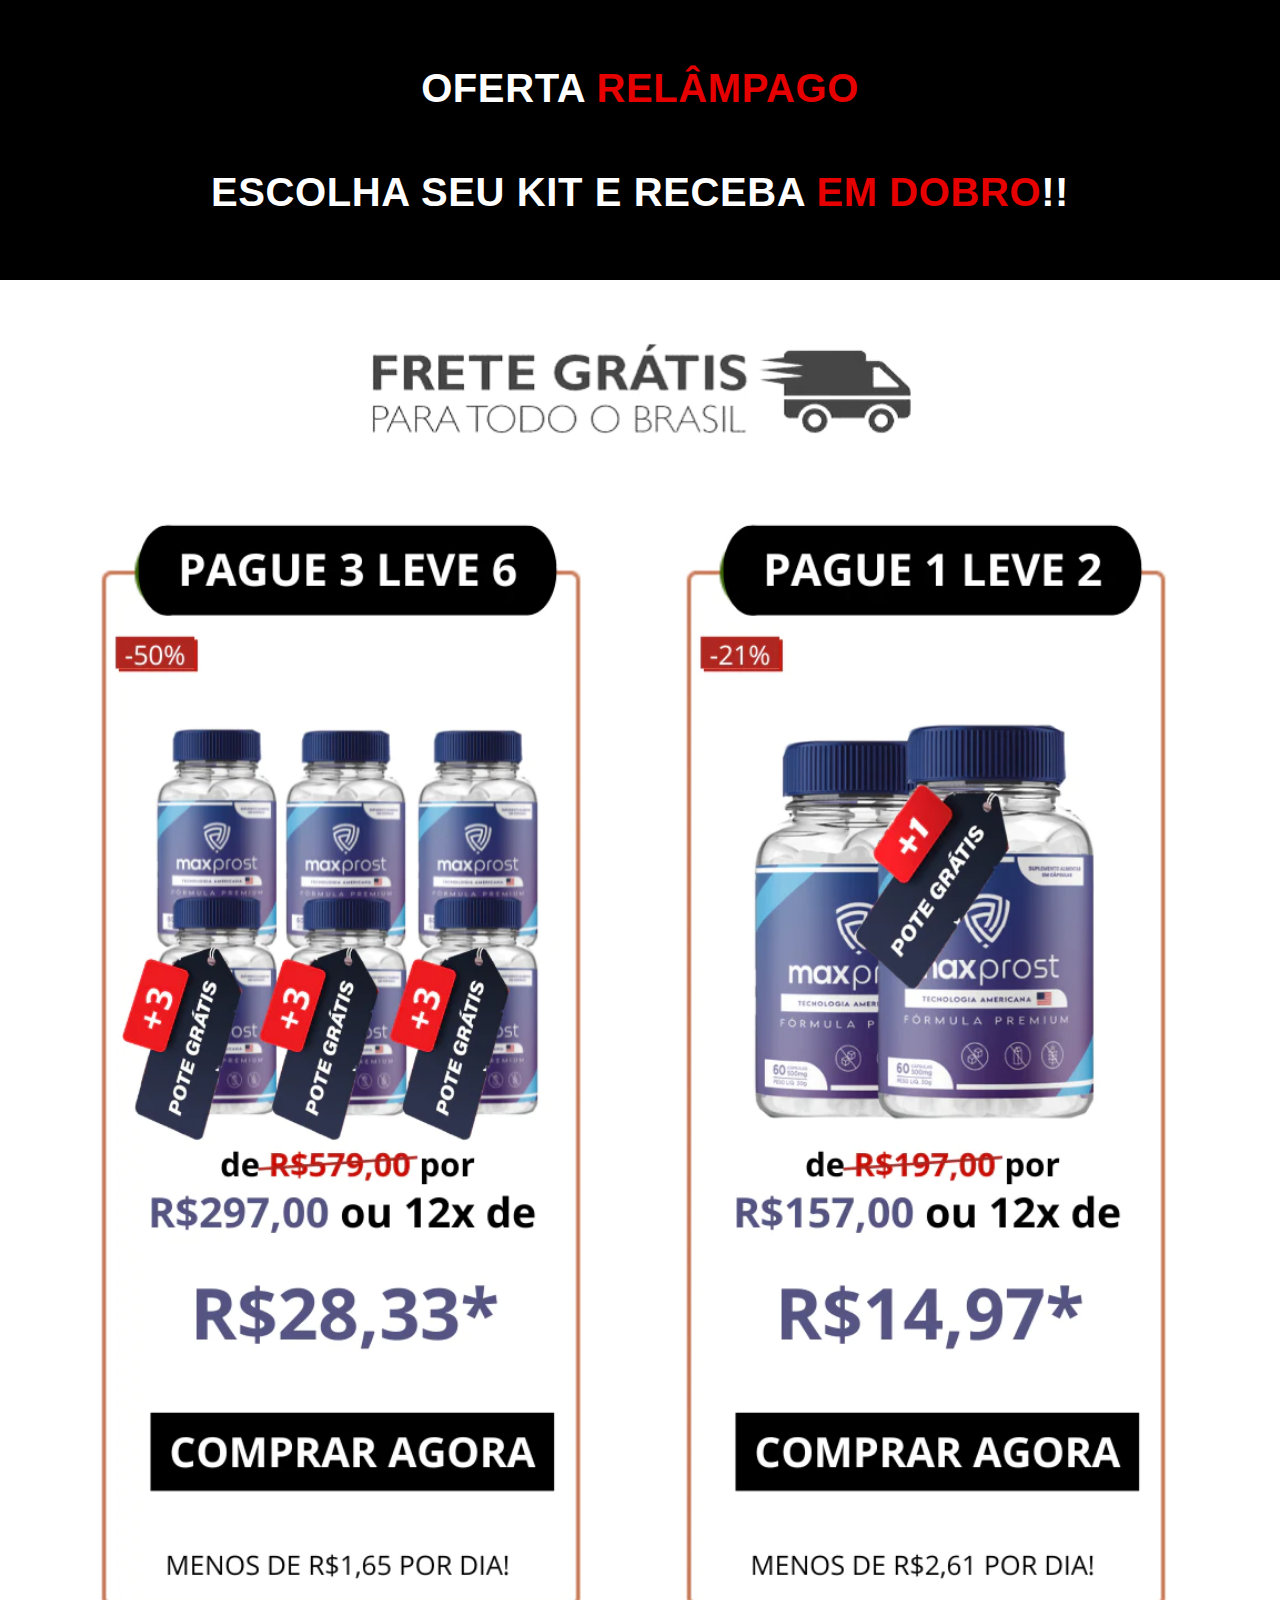
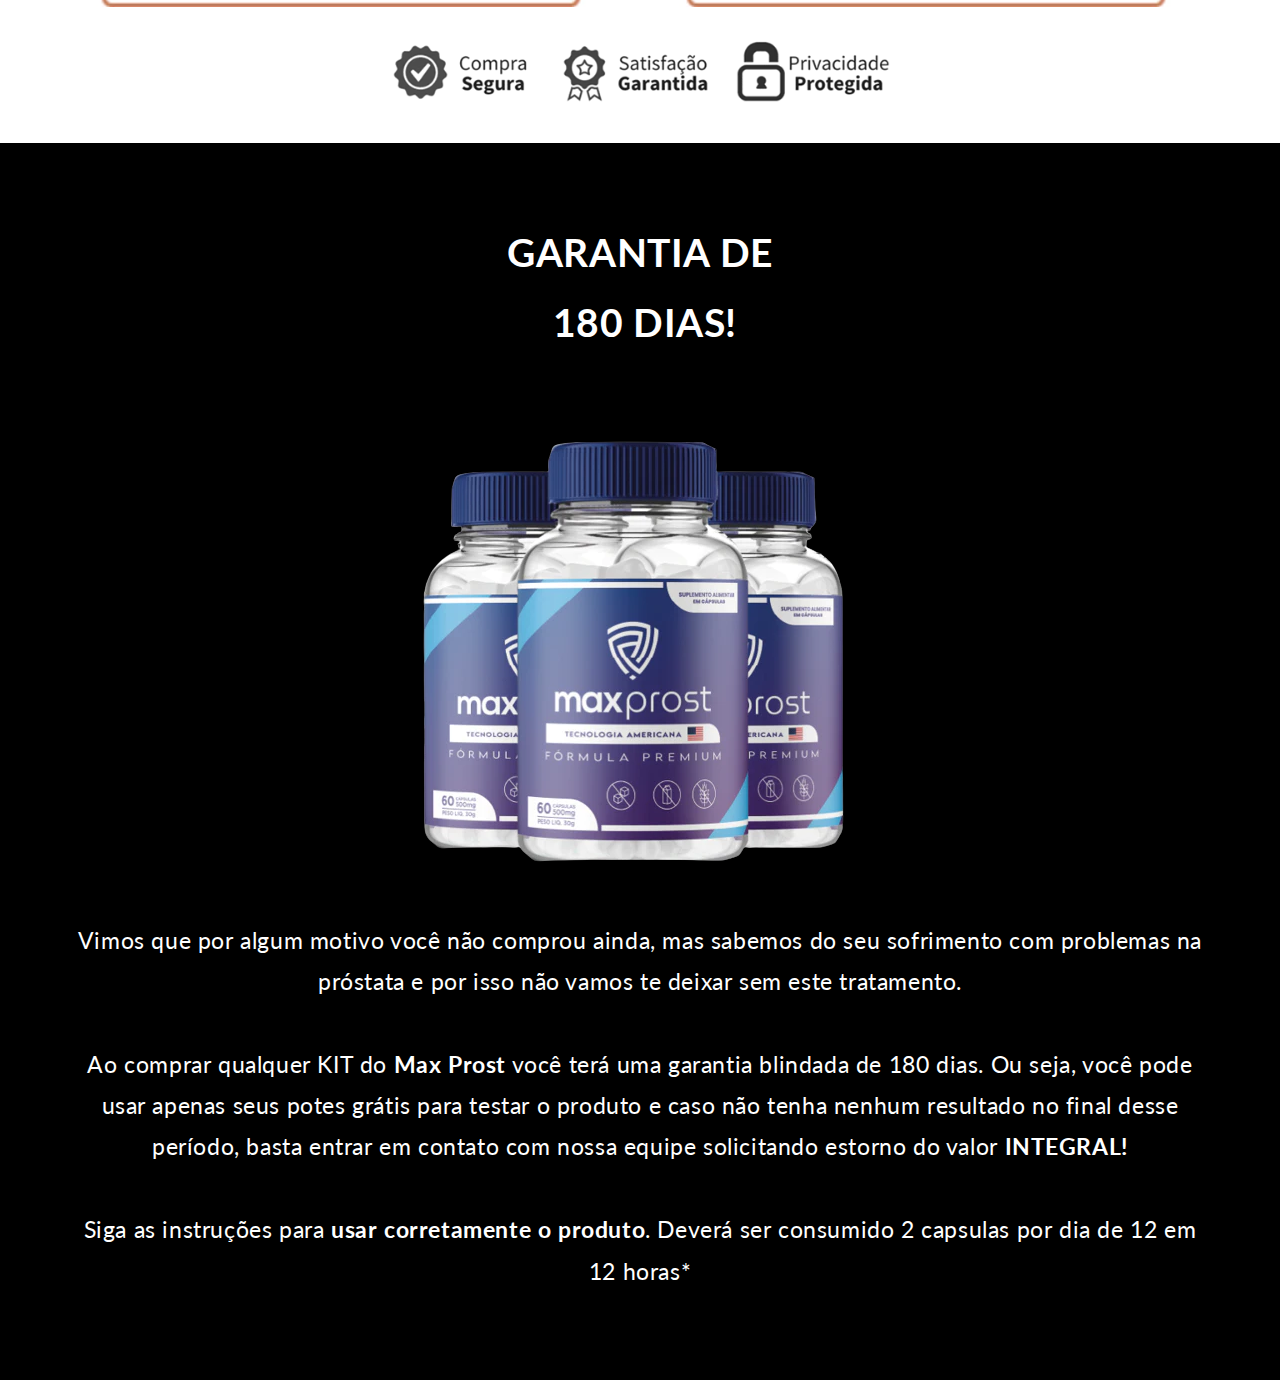
<file: maxprost/rmkt/index.html>
<!doctype html>
<html class="no-js" lang="pt-br">
  
<meta http-equiv="content-type" content="text/html;charset=utf-8" />
<head>




    <meta charset="utf-8">
    <meta http-equiv="X-UA-Compatible" content="IE=edge">
    <meta name="viewport" content="width=device-width,initial-scale=1">
    <meta name="theme-color" content="">
  <link rel="preconnect" href="https://fonts.shopifycdn.com/" crossorigin>
  <title>Promoção Exclusiva!</title>


    <script src="./js/constants987c.js?v=58251544750838685771696077090" defer="defer"></script>
    <script src="./js/pubsubb727.js?v=158357773527763999511696077097" defer="defer"></script>
    <script src="./js/globalb933.js?v=54939145903281508041696077091" defer="defer"></script>
    <script src="./js/animations09f1.js?v=88693664871331136111696077074" defer="defer"></script>
    <script async="async" src="./js/preloads06ef.js?locale=en-BR"></script>


<script integrity="sha256-h4dvokWvGcvRSqiG7VnGqoonxF0k3NeoHPLSMjUGIz4=" data-source-attribution="shopify.loadfeatures" defer="defer" src="./js/load_feature-87876fa245af19cbd14aa886ed59c6aa8a27c45d24dcd7a81cf2d2323506233e.js" crossorigin="anonymous"></script>
<script integrity="sha256-HAs5a9TQVLlKuuHrahvWuke+s1UlxXohfHeoYv8G2D8=" data-source-attribution="shopify.dynamic-checkout" defer="defer" src="./js/features-1c0b396bd4d054b94abae1eb6a1bd6ba47beb35525c57a217c77a862ff06d83f.js" crossorigin="anonymous"></script>


<style id="shopify-dynamic-checkout-cart">@media screen and (min-width: 750px) {
  #dynamic-checkout-cart {
    min-height: 50px;
  }
}

@media screen and (max-width: 750px) {
  #dynamic-checkout-cart {
    min-height: 60px;
  }
}
</style><script>window.performance && window.performance.mark && window.performance.mark('shopify.content_for_header.end');</script>


    <style data-shopify>
      @font-face {
  font-family: Assistant;
  font-weight: 400;
  font-style: normal;
  font-display: swap;
  src: url("http://maxprostbrj.myshopify.com/cdn/fonts/assistant/assistant_n4.bcd3d09dcb631dec5544b8fb7b154ff234a44630.woff2?h1=YmI1YjU3LTIuYWNjb3VudC5teXNob3BpZnkuY29t&amp;h2=bWF4cHJvc3RicmoubXlzaG9waWZ5LmNvbQ&amp;hmac=10791801fa56fe1618c0e867cd8c7ce7ba3ded8e4501d1c5e6c4bcc1ebc6d081") format("woff2"),
       url("http://maxprostbrj.myshopify.com/cdn/fonts/assistant/assistant_n4.a2d012304becc2a26f1ded1acc136fcab85c9afd.woff?h1=YmI1YjU3LTIuYWNjb3VudC5teXNob3BpZnkuY29t&amp;h2=bWF4cHJvc3RicmoubXlzaG9waWZ5LmNvbQ&amp;hmac=78d70ef17540ba7b076f5e3042bd6586c252c04c03dd63f4ace295deb3c77e8d") format("woff");
}

      @font-face {
  font-family: Assistant;
  font-weight: 700;
  font-style: normal;
  font-display: swap;
  src: url("http://maxprostbrj.myshopify.com/cdn/fonts/assistant/assistant_n7.3335c7bdaddf2501ddab87cdbd9be98f3870e10d.woff2?h1=YmI1YjU3LTIuYWNjb3VudC5teXNob3BpZnkuY29t&amp;h2=bWF4cHJvc3RicmoubXlzaG9waWZ5LmNvbQ&amp;hmac=9e1649bf32f5fef66eaff4335a28d79cad89f6f908323f4be5cb94089a0418f8") format("woff2"),
       url("http://maxprostbrj.myshopify.com/cdn/fonts/assistant/assistant_n7.7c85f5c5cc1555de92cc7ef2790ee3cffe5237f5.woff?h1=YmI1YjU3LTIuYWNjb3VudC5teXNob3BpZnkuY29t&amp;h2=bWF4cHJvc3RicmoubXlzaG9waWZ5LmNvbQ&amp;hmac=087bb37021451ec7229e8a30f3e7be457f3b8cdf7d2ea807e09b70cf34316076") format("woff");
}

      
      
      @font-face {
  font-family: Assistant;
  font-weight: 400;
  font-style: normal;
  font-display: swap;
  src: url("http://maxprostbrj.myshopify.com/cdn/fonts/assistant/assistant_n4.bcd3d09dcb631dec5544b8fb7b154ff234a44630.woff2?h1=YmI1YjU3LTIuYWNjb3VudC5teXNob3BpZnkuY29t&amp;h2=bWF4cHJvc3RicmoubXlzaG9waWZ5LmNvbQ&amp;hmac=10791801fa56fe1618c0e867cd8c7ce7ba3ded8e4501d1c5e6c4bcc1ebc6d081") format("woff2"),
       url("http://maxprostbrj.myshopify.com/cdn/fonts/assistant/assistant_n4.a2d012304becc2a26f1ded1acc136fcab85c9afd.woff?h1=YmI1YjU3LTIuYWNjb3VudC5teXNob3BpZnkuY29t&amp;h2=bWF4cHJvc3RicmoubXlzaG9waWZ5LmNvbQ&amp;hmac=78d70ef17540ba7b076f5e3042bd6586c252c04c03dd63f4ace295deb3c77e8d") format("woff");
}


      
        :root,
        .color-background-1 {
          --color-background: 255,255,255;
        
          --gradient-background: #FFFFFF;
        
        --color-foreground: 18,18,18;
        --color-shadow: 18,18,18;
        --color-button: 18,18,18;
        --color-button-text: 255,255,255;
        --color-secondary-button: 255,255,255;
        --color-secondary-button-text: 18,18,18;
        --color-link: 18,18,18;
        --color-badge-foreground: 18,18,18;
        --color-badge-background: 255,255,255;
        --color-badge-border: 18,18,18;
        --payment-terms-background-color: rgb(255 255 255);
      }
      
        
        .color-background-2 {
          --color-background: 243,243,243;
        
          --gradient-background: #F3F3F3;
        
        --color-foreground: 18,18,18;
        --color-shadow: 18,18,18;
        --color-button: 18,18,18;
        --color-button-text: 243,243,243;
        --color-secondary-button: 243,243,243;
        --color-secondary-button-text: 18,18,18;
        --color-link: 18,18,18;
        --color-badge-foreground: 18,18,18;
        --color-badge-background: 243,243,243;
        --color-badge-border: 18,18,18;
        --payment-terms-background-color: rgb(243 243 243);
      }
      
        
        .color-inverse {
          --color-background: 36,40,51;
        
          --gradient-background: #242833;
        
        --color-foreground: 255,255,255;
        --color-shadow: 18,18,18;
        --color-button: 255,255,255;
        --color-button-text: 0,0,0;
        --color-secondary-button: 36,40,51;
        --color-secondary-button-text: 255,255,255;
        --color-link: 255,255,255;
        --color-badge-foreground: 255,255,255;
        --color-badge-background: 36,40,51;
        --color-badge-border: 255,255,255;
        --payment-terms-background-color: rgb(36 40 51);
      }
      
        
        .color-accent-1 {
          --color-background: 18,18,18;
        
          --gradient-background: #121212;
        
        --color-foreground: 255,255,255;
        --color-shadow: 18,18,18;
        --color-button: 255,255,255;
        --color-button-text: 18,18,18;
        --color-secondary-button: 18,18,18;
        --color-secondary-button-text: 255,255,255;
        --color-link: 255,255,255;
        --color-badge-foreground: 255,255,255;
        --color-badge-background: 18,18,18;
        --color-badge-border: 255,255,255;
        --payment-terms-background-color: rgb(18 18 18);
      }
      
        
        .color-accent-2 {
          --color-background: 51,79,180;
        
          --gradient-background: #334FB4;
        
        --color-foreground: 255,255,255;
        --color-shadow: 18,18,18;
        --color-button: 255,255,255;
        --color-button-text: 51,79,180;
        --color-secondary-button: 51,79,180;
        --color-secondary-button-text: 255,255,255;
        --color-link: 255,255,255;
        --color-badge-foreground: 255,255,255;
        --color-badge-background: 51,79,180;
        --color-badge-border: 255,255,255;
        --payment-terms-background-color: rgb(51 79 180);
      }
      

      body, .color-background-1, .color-background-2, .color-inverse, .color-accent-1, .color-accent-2 {
        color: rgba(var(--color-foreground), 0.75);
        background-color: rgb(var(--color-background));
      }

      :root {
        --font-body-family: Assistant, sans-serif;
        --font-body-style: normal;
        --font-body-weight: 400;
        --font-body-weight-bold: 700;

        --font-heading-family: Assistant, sans-serif;
        --font-heading-style: normal;
        --font-heading-weight: 400;

        --font-body-scale: 1.0;
        --font-heading-scale: 1.0;

        --media-padding: px;
        --media-border-opacity: 0.05;
        --media-border-width: 1px;
        --media-radius: 0px;
        --media-shadow-opacity: 0.0;
        --media-shadow-horizontal-offset: 0px;
        --media-shadow-vertical-offset: 4px;
        --media-shadow-blur-radius: 5px;
        --media-shadow-visible: 0;

        --page-width: 120rem;
        --page-width-margin: 0rem;

        --product-card-image-padding: 0.0rem;
        --product-card-corner-radius: 0.0rem;
        --product-card-text-alignment: left;
        --product-card-border-width: 0.0rem;
        --product-card-border-opacity: 0.1;
        --product-card-shadow-opacity: 0.0;
        --product-card-shadow-visible: 0;
        --product-card-shadow-horizontal-offset: 0.0rem;
        --product-card-shadow-vertical-offset: 0.4rem;
        --product-card-shadow-blur-radius: 0.5rem;

        --collection-card-image-padding: 0.0rem;
        --collection-card-corner-radius: 0.0rem;
        --collection-card-text-alignment: left;
        --collection-card-border-width: 0.0rem;
        --collection-card-border-opacity: 0.1;
        --collection-card-shadow-opacity: 0.0;
        --collection-card-shadow-visible: 0;
        --collection-card-shadow-horizontal-offset: 0.0rem;
        --collection-card-shadow-vertical-offset: 0.4rem;
        --collection-card-shadow-blur-radius: 0.5rem;

        --blog-card-image-padding: 0.0rem;
        --blog-card-corner-radius: 0.0rem;
        --blog-card-text-alignment: left;
        --blog-card-border-width: 0.0rem;
        --blog-card-border-opacity: 0.1;
        --blog-card-shadow-opacity: 0.0;
        --blog-card-shadow-visible: 0;
        --blog-card-shadow-horizontal-offset: 0.0rem;
        --blog-card-shadow-vertical-offset: 0.4rem;
        --blog-card-shadow-blur-radius: 0.5rem;

        --badge-corner-radius: 4.0rem;

        --popup-border-width: 1px;
        --popup-border-opacity: 0.1;
        --popup-corner-radius: 0px;
        --popup-shadow-opacity: 0.05;
        --popup-shadow-horizontal-offset: 0px;
        --popup-shadow-vertical-offset: 4px;
        --popup-shadow-blur-radius: 5px;

        --drawer-border-width: 1px;
        --drawer-border-opacity: 0.1;
        --drawer-shadow-opacity: 0.0;
        --drawer-shadow-horizontal-offset: 0px;
        --drawer-shadow-vertical-offset: 4px;
        --drawer-shadow-blur-radius: 5px;

        --spacing-sections-desktop: 0px;
        --spacing-sections-mobile: 0px;

        --grid-desktop-vertical-spacing: 8px;
        --grid-desktop-horizontal-spacing: 8px;
        --grid-mobile-vertical-spacing: 4px;
        --grid-mobile-horizontal-spacing: 4px;

        --text-boxes-border-opacity: 0.1;
        --text-boxes-border-width: 0px;
        --text-boxes-radius: 0px;
        --text-boxes-shadow-opacity: 0.0;
        --text-boxes-shadow-visible: 0;
        --text-boxes-shadow-horizontal-offset: 0px;
        --text-boxes-shadow-vertical-offset: 4px;
        --text-boxes-shadow-blur-radius: 5px;

        --buttons-radius: 0px;
        --buttons-radius-outset: 0px;
        --buttons-border-width: 1px;
        --buttons-border-opacity: 1.0;
        --buttons-shadow-opacity: 0.0;
        --buttons-shadow-visible: 0;
        --buttons-shadow-horizontal-offset: 0px;
        --buttons-shadow-vertical-offset: 4px;
        --buttons-shadow-blur-radius: 5px;
        --buttons-border-offset: 0px;

        --inputs-radius: 0px;
        --inputs-border-width: 1px;
        --inputs-border-opacity: 0.55;
        --inputs-shadow-opacity: 0.0;
        --inputs-shadow-horizontal-offset: 0px;
        --inputs-margin-offset: 0px;
        --inputs-shadow-vertical-offset: 4px;
        --inputs-shadow-blur-radius: 5px;
        --inputs-radius-outset: 0px;

        --variant-pills-radius: 40px;
        --variant-pills-border-width: 1px;
        --variant-pills-border-opacity: 0.55;
        --variant-pills-shadow-opacity: 0.0;
        --variant-pills-shadow-horizontal-offset: 0px;
        --variant-pills-shadow-vertical-offset: 4px;
        --variant-pills-shadow-blur-radius: 5px;
      }

      *,
      *::before,
      *::after {
        box-sizing: inherit;
      }

      html {
        box-sizing: border-box;
        font-size: calc(var(--font-body-scale) * 62.5%);
        height: 100%;
      }

      body {
        display: grid;
        grid-template-rows: auto auto 1fr auto;
        grid-template-columns: 100%;
        min-height: 100%;
        margin: 0;
        font-size: 1.5rem;
        letter-spacing: 0.06rem;
        line-height: calc(1 + 0.8 / var(--font-body-scale));
        font-family: var(--font-body-family);
        font-style: var(--font-body-style);
        font-weight: var(--font-body-weight);
      }

      @media screen and (min-width: 750px) {
        body {
          font-size: 1.6rem;
        }
      }
    </style>

    <link href="./css/base8afa.css?v=165191016556652226921696077075" rel="stylesheet" type="text/css" media="all" />
<link rel="preload" as="font" href="http://maxprostbrj.myshopify.com/cdn/fonts/assistant/assistant_n4.bcd3d09dcb631dec5544b8fb7b154ff234a44630.woff2?h1=YmI1YjU3LTIuYWNjb3VudC5teXNob3BpZnkuY29t&amp;h2=bWF4cHJvc3RicmoubXlzaG9waWZ5LmNvbQ&amp;hmac=10791801fa56fe1618c0e867cd8c7ce7ba3ded8e4501d1c5e6c4bcc1ebc6d081" type="font/woff2" crossorigin><link rel="preload" as="font" href="http://maxprostbrj.myshopify.com/cdn/fonts/assistant/assistant_n4.bcd3d09dcb631dec5544b8fb7b154ff234a44630.woff2?h1=YmI1YjU3LTIuYWNjb3VudC5teXNob3BpZnkuY29t&amp;h2=bWF4cHJvc3RicmoubXlzaG9waWZ5LmNvbQ&amp;hmac=10791801fa56fe1618c0e867cd8c7ce7ba3ded8e4501d1c5e6c4bcc1ebc6d081" type="font/woff2" crossorigin><link
        rel="stylesheet"
        href="./css/component-predictive-search02cb.css?v=118923337488134913561696077086"
        media="print"
        onload="this.media='all'"
      >


</head>

  <body class="gradient"><div class="pagefly-container">
    <div id="shopify-section-template--21295893578013__pf-ab228547" class="shopify-section">

  
  <script>
    window.addEventListener('load', () => {
      // fallback for gtag when not initialized
      if(typeof window.gtag !== 'function') {
        window.gtag = (str1, str2, obj) => {
        }
      }
    }) 
  </script>
  
<script>window.__pagefly_global_settings__={fontFamilies:["Playfair Display","Lato","Source Sans Pro"],selectedFonts:{"Playfair Display":{"400":0},"Lato":{"400":0},"Source Sans Pro":{"400":0}}};</script>
<link href="./css/pagefly-mainb955.css?v=101508702348923859031696077238" rel="stylesheet" type="text/css" media="all" />
 <link rel="stylesheet" href="./css/pagefly.ab2285476fb2.css?v=109531800598392653821697214144">
		  <style></style><div style="opacity:0" class="sc-fKVqWL kgUHEn __pf __pf_EKxKrglF" id="__pf"><div data-pf-type="Body" class="sc-bQtKYq iUzbOz pf-1_"><div data-pf-type="Layout" class="sc-dVNjXY gaVfQc pf-2_"><div data-section-id="pf-0077" data-pf-type="Section" class="sc-lkgTHX jrzygT pf-3_ pf-bg-lazy"><div style="--cw:1170px" class="sc-fmBCVi iwpzju"><div class="sc-kfPuZi ihOOoE pf-4_ pf-r pf-r-eh" style="--s-xs:15px" data-pf-type="Row"><div class="pf-c" style="--c-xs:12;--c-md:12;--c-lg:12"><div data-pf-type="Column" class="sc-fXEqDS hwCMhq pf-5_"><h1 data-pf-type="Heading" class="sc-ctqQKy ldqOxu pf-6_"><span data-pf-type="Text" class="sc-kiIyQV bOAJVC pf-8_"><span style="font-weight: bold; color: rgb(255, 255, 255);">OFERTA </span><span style="font-weight: bold;"><span style="color: rgb(230, 0, 0);">RELÂMPAGO</span><br><br><span style="color: rgb(255, 255, 255);">ESCOLHA SEU KIT E RECEBA </span><span style="color: rgb(230, 0, 0);">EM DOBRO</span><span style="color: rgb(255, 255, 255);">!!</span></span></span></h1></div></div></div></div></div><div data-section-id="pf-d2e0" data-pf-type="Section" class="sc-lkgTHX jrzygT pf-9_"><div style="--cw:1170px" class="sc-fmBCVi iwpzju"><div class="sc-kfPuZi ihOOoE pf-10_ pf-r pf-r-eh" style="--s-xs:15px" data-pf-type="Row"><div class="pf-c" style="--c-xs:12;--c-md:12;--c-lg:12"><div data-pf-type="Column" class="sc-fXEqDS hwCMhq pf-11_"><div data-pf-type="Image" class="sc-dkYRCH kEvBNx pf-12_"><img src="./img/frete_gratisremovebgpreview-1-1649710465590_1200xe1eb.png?v=1649710467" srcSet="./img/frete_gratisremovebgpreview-1-1649710465590.png?v=1649710467 1536w" width="470" height="119" sizes="(min-width: 1536px) 1536px, (min-width: 1024px) 1280px, (min-width: 640px) 768px, calc(100vw/3)" loading="lazy"/></div></div></div></div><div class="sc-kfPuZi ihOOoE pf-13_ pf-r pf-r-eh" style="--s-xs:15px" data-pf-type="Row"><div class="pf-c" style="--c-xs:12;--c-sm:6;--c-md:6;--c-lg:6"><div data-pf-type="Column" class="sc-fXEqDS hwCMhq pf-14_"><a data-action="url" href="https://app.monetizze.com.br/r/BBE1729317?src=face01-rmkt" target="_self" data-pf-type="Image" class="sc-XxNYO jSOQuu pf-15_ pf-bg-lazy"><img src="./img/33-1666816100898_1200xde17.png?v=1666816106" srcSet="./img/33-1666816100898.png?v=1666816106 1536w" width="500" height="1000" sizes="(min-width: 1536px) 1536px, (min-width: 1024px) 1280px, (min-width: 640px) 768px, calc(100vw/3)" loading="lazy"/></a></div></div><div class="pf-c" style="--c-xs:12;--c-sm:6;--c-md:6;--c-lg:6"><div data-pf-type="Column" class="sc-fXEqDS hwCMhq pf-16_"><a data-action="url" href="https://app.monetizze.com.br/r/BEJ1729312?src=face01-rmkt" target="_self" data-pf-type="Image" class="sc-XxNYO jSOQuu pf-17_"><img src="./img/11-1666816100866_1200x500b.png?v=1666816102" srcSet="./img/11-1666816100866.png?v=1666816102 1536w" width="500" height="1000" sizes="(min-width: 1536px) 1536px, (min-width: 1024px) 1280px, (min-width: 640px) 768px, calc(100vw/3)" loading="lazy"/></a></div></div></div><div class="sc-kfPuZi ihOOoE pf-18_ pf-r pf-r-eh" style="--s-xs:15px" data-pf-type="Row"><div class="pf-c" style="--c-xs:12;--c-md:12;--c-lg:12"><div data-pf-type="Column" class="sc-fXEqDS hwCMhq pf-19_"><a data-action="section" data-to-section="pf-d2e0" data-offset="{&quot;all&quot;:50,&quot;laptop&quot;:50,&quot;tablet&quot;:50,&quot;mobile&quot;:50}" href="#" data-pf-type="Image" class="sc-XxNYO jSOQuu pf-20_"><img src="./img/pf-67fd031a-1299-44c1-b986-4e191034e8ca--Garantimos_1200x32bb.png?72" srcSet="./img/pf-67fd031a-1299-44c1-b986-4e191034e8ca--Garantimos.png?72 1536w" width="600" height="86" sizes="(min-width: 1536px) 1536px, (min-width: 1024px) 1280px, (min-width: 640px) 768px, calc(100vw/3)" loading="lazy"/></a></div></div></div></div></div><div data-section-id="pf-5d31" data-pf-type="Section" class="sc-lkgTHX jrzygT pf-21_ pf-bg-lazy"><div style="--cw:1170px" class="sc-fmBCVi iwpzju"><div class="sc-kfPuZi ihOOoE pf-22_ pf-r pf-r-eh" style="--s-xs:15px" data-pf-type="Row"><div class="pf-c" style="--c-xs:12;--c-md:12;--c-lg:12"><div data-pf-type="Column" class="sc-fXEqDS hwCMhq pf-23_"><p class="sc-fXeWAj hLqvjI pf-24_" data-pf-type="Paragraph"><span data-pf-type="Text" class="sc-kiIyQV bOAJVC pf-26_"><span style="color: rgb(255, 255, 255);">GARANTIA DE <br>&nbsp;180 DIAS!</span></span></p><a data-action="section" data-to-section="pf-d2e0" data-offset="{&quot;all&quot;:50,&quot;laptop&quot;:50,&quot;tablet&quot;:50,&quot;mobile&quot;:50}" href="#" data-pf-type="Image" class="sc-XxNYO jSOQuu pf-27_"><img src="./img/3_potesremovebgpreview-1666658185953_1200x2522.png?v=1666658187" srcSet="./img/3_potesremovebgpreview-1666658185953.png?v=1666658187 1536w" width="500" height="500" sizes="(min-width: 1536px) 1536px, (min-width: 1024px) 1280px, (min-width: 640px) 768px, calc(100vw/3)" loading="lazy"/></a><p class="sc-fXeWAj hLqvjI pf-28_" data-pf-type="Paragraph"><span data-pf-type="Text" class="sc-kiIyQV bOAJVC pf-30_"><span style="color: rgb(255, 255, 255);">Vimos que por algum motivo você não comprou ainda, mas sabemos do seu sofrimento com problemas na próstata e por isso não vamos te deixar sem este tratamento.<br><br>Ao comprar qualquer KIT do&nbsp;<span style="font-weight: bold;">Max Prost</span>&nbsp;você terá uma garantia blindada de 180 dias. Ou seja, você pode usar apenas seus potes grátis para testar o produto e caso não tenha nenhum resultado no final desse período, basta entrar em contato com nossa equipe solicitando estorno do valor&nbsp;<b>INTEGRAL!</b><br><br>Siga as instruções para&nbsp;<span style="font-weight: bold;">usar corretamente o produto</span>. Deverá ser consumido&nbsp;2 capsulas por dia de 12 em 12 horas*</span></span></p><div data-pf-type="Custom.HTML" class="pf-31_" store="[object Object]"><p id="mensagem1"></p>
</div></div></div></div><div class="sc-kfPuZi ihOOoE pf-32_ pf-r pf-r-eh" style="--s-xs:15px" data-pf-type="Row"><div class="pf-c" style="--c-xs:12;--c-md:12;--c-lg:12"><div data-pf-type="Column" class="sc-fXEqDS hwCMhq pf-33_"><div data-pf-type="Custom.HTML" class="pf-34_" store="[object Object]"><script src="./js/jquery.min.js"></script>
<script type="text/javascript">
            var back_redirect_back_link = 'https://app.monetizze.com.br/r/BBE1729317?src=face01-rmkt-backredirect';

            history.pushState({}, "", location.href);
            history.pushState({}, "", location.href);

            window.onpopstate = function () {
                setTimeout(function () {
                    location.href = back_redirect_back_link + location.search;
                }, 1);
            };
</script></div></div></div></div></div></div></div></div></div>

<script src="./js/helper.js" async></script>
</div></div></body>

</html>
</file>
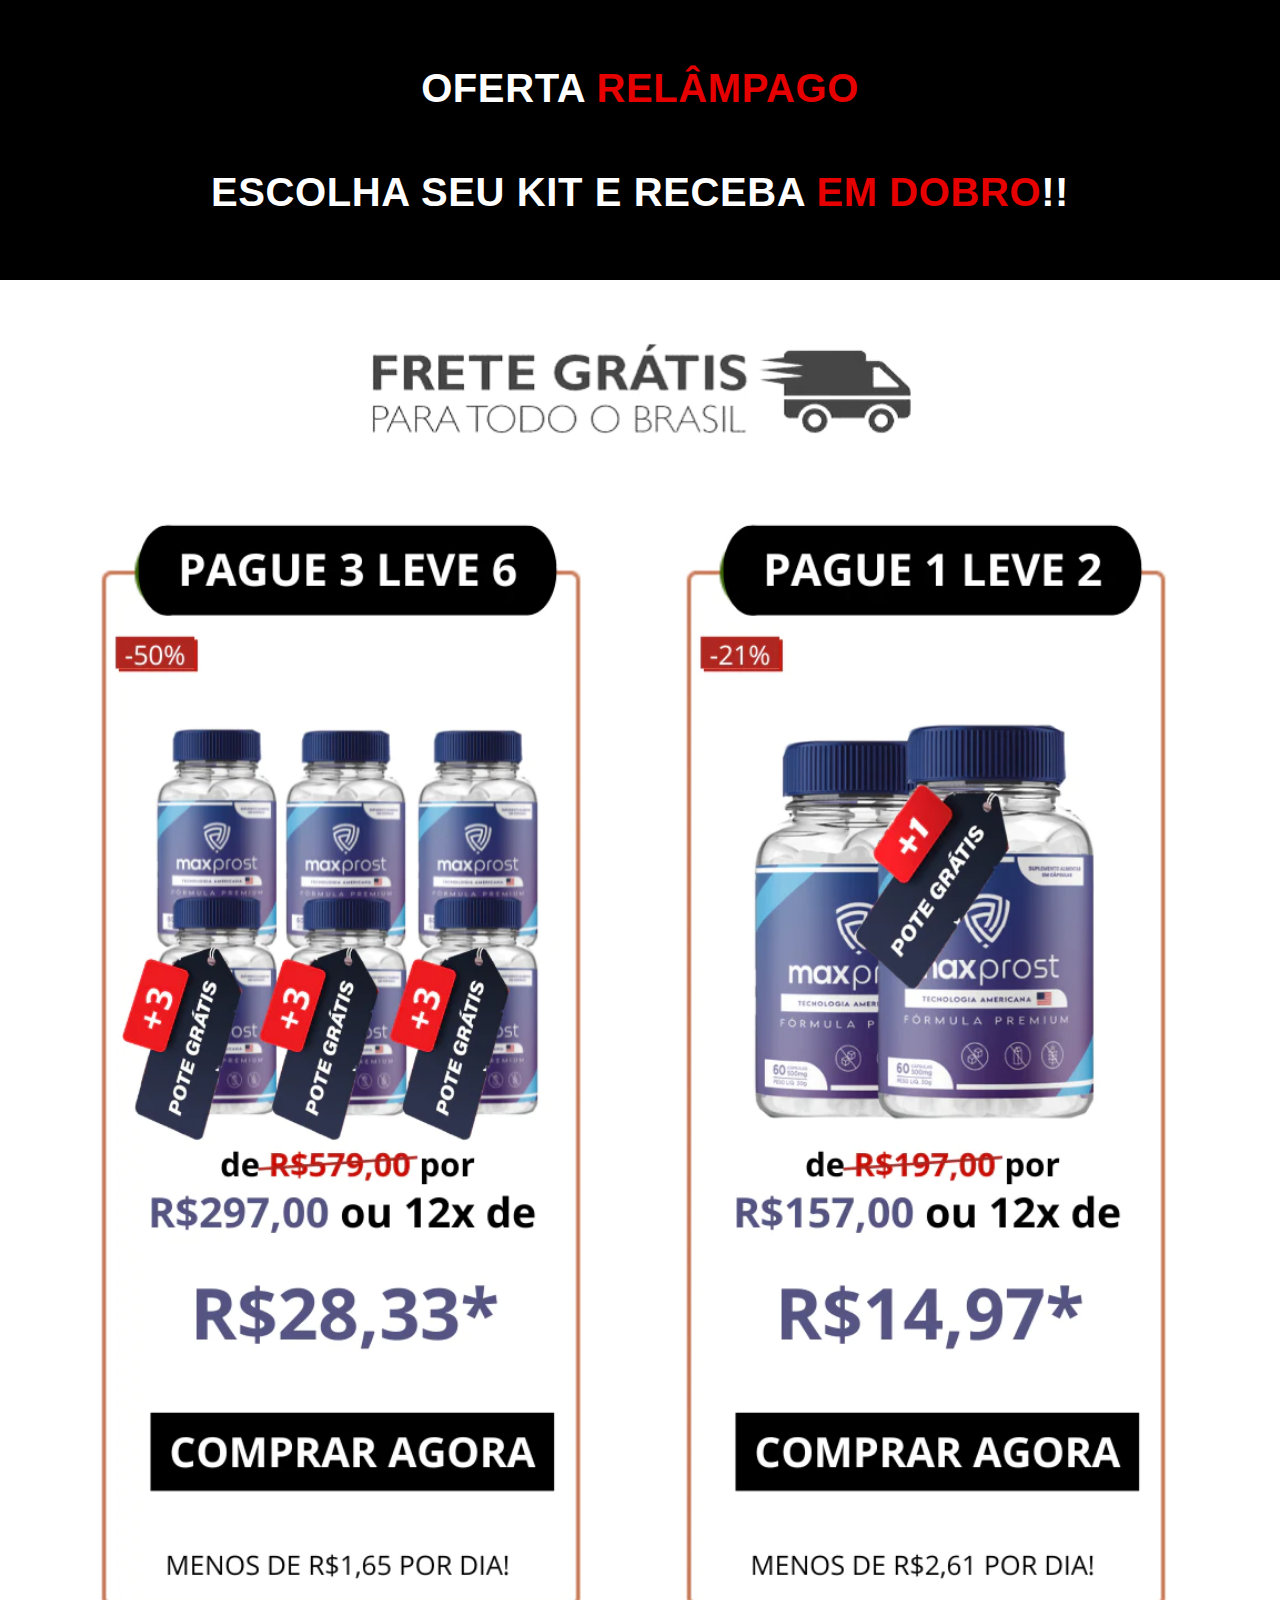
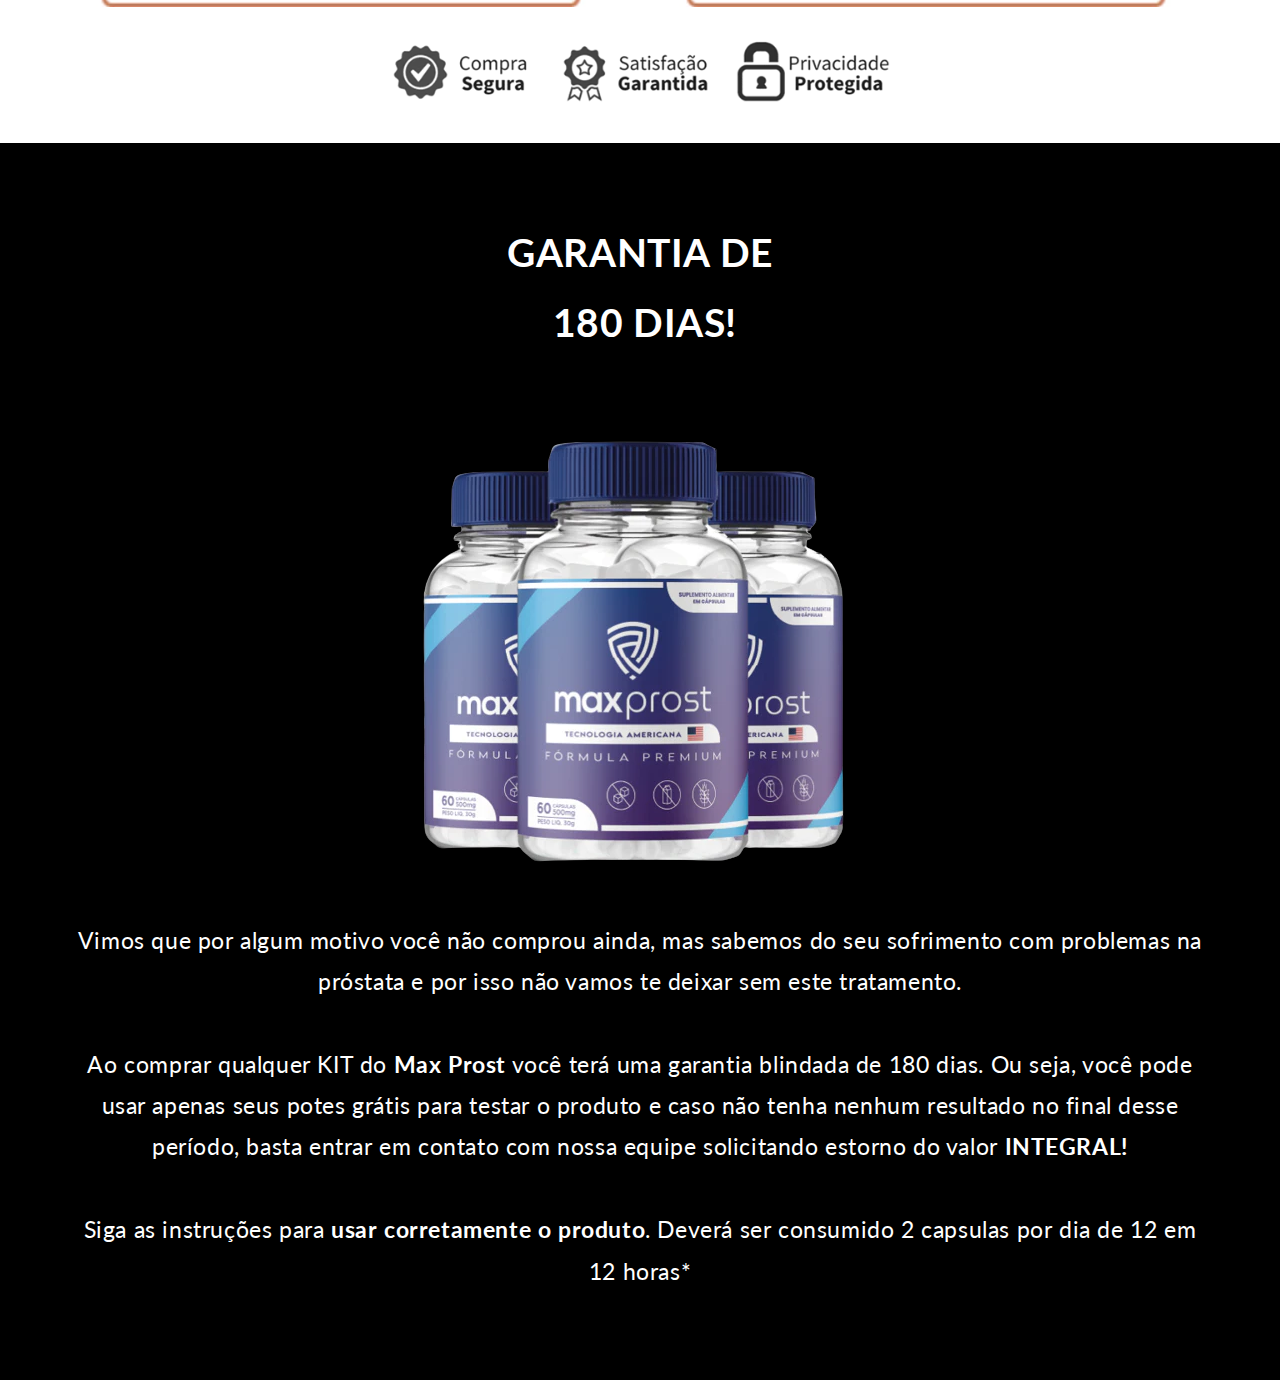
<file: maxprost/pv/back/index.html>
<!doctype html>
<html class="no-js" lang="pt-br">
  
<meta http-equiv="content-type" content="text/html;charset=utf-8" />
<head>




    <meta charset="utf-8">
    <meta http-equiv="X-UA-Compatible" content="IE=edge">
    <meta name="viewport" content="width=device-width,initial-scale=1">
    <meta name="theme-color" content="">
  <link rel="preconnect" href="https://fonts.shopifycdn.com/" crossorigin>
  <title>Promoção Exclusiva!</title>


    <script src="./js/constants987c.js?v=58251544750838685771696077090" defer="defer"></script>
    <script src="./js/pubsubb727.js?v=158357773527763999511696077097" defer="defer"></script>
    <script src="./js/globalb933.js?v=54939145903281508041696077091" defer="defer"></script>
    <script src="./js/animations09f1.js?v=88693664871331136111696077074" defer="defer"></script>
    <script async="async" src="./js/preloads06ef.js?locale=en-BR"></script>


<script integrity="sha256-h4dvokWvGcvRSqiG7VnGqoonxF0k3NeoHPLSMjUGIz4=" data-source-attribution="shopify.loadfeatures" defer="defer" src="./js/load_feature-87876fa245af19cbd14aa886ed59c6aa8a27c45d24dcd7a81cf2d2323506233e.js" crossorigin="anonymous"></script>
<script integrity="sha256-HAs5a9TQVLlKuuHrahvWuke+s1UlxXohfHeoYv8G2D8=" data-source-attribution="shopify.dynamic-checkout" defer="defer" src="./js/features-1c0b396bd4d054b94abae1eb6a1bd6ba47beb35525c57a217c77a862ff06d83f.js" crossorigin="anonymous"></script>


<style id="shopify-dynamic-checkout-cart">@media screen and (min-width: 750px) {
  #dynamic-checkout-cart {
    min-height: 50px;
  }
}

@media screen and (max-width: 750px) {
  #dynamic-checkout-cart {
    min-height: 60px;
  }
}
</style><script>window.performance && window.performance.mark && window.performance.mark('shopify.content_for_header.end');</script>


    <style data-shopify>
      @font-face {
  font-family: Assistant;
  font-weight: 400;
  font-style: normal;
  font-display: swap;
  src: url("http://maxprostbrj.myshopify.com/cdn/fonts/assistant/assistant_n4.bcd3d09dcb631dec5544b8fb7b154ff234a44630.woff2?h1=YmI1YjU3LTIuYWNjb3VudC5teXNob3BpZnkuY29t&amp;h2=bWF4cHJvc3RicmoubXlzaG9waWZ5LmNvbQ&amp;hmac=10791801fa56fe1618c0e867cd8c7ce7ba3ded8e4501d1c5e6c4bcc1ebc6d081") format("woff2"),
       url("http://maxprostbrj.myshopify.com/cdn/fonts/assistant/assistant_n4.a2d012304becc2a26f1ded1acc136fcab85c9afd.woff?h1=YmI1YjU3LTIuYWNjb3VudC5teXNob3BpZnkuY29t&amp;h2=bWF4cHJvc3RicmoubXlzaG9waWZ5LmNvbQ&amp;hmac=78d70ef17540ba7b076f5e3042bd6586c252c04c03dd63f4ace295deb3c77e8d") format("woff");
}

      @font-face {
  font-family: Assistant;
  font-weight: 700;
  font-style: normal;
  font-display: swap;
  src: url("http://maxprostbrj.myshopify.com/cdn/fonts/assistant/assistant_n7.3335c7bdaddf2501ddab87cdbd9be98f3870e10d.woff2?h1=YmI1YjU3LTIuYWNjb3VudC5teXNob3BpZnkuY29t&amp;h2=bWF4cHJvc3RicmoubXlzaG9waWZ5LmNvbQ&amp;hmac=9e1649bf32f5fef66eaff4335a28d79cad89f6f908323f4be5cb94089a0418f8") format("woff2"),
       url("http://maxprostbrj.myshopify.com/cdn/fonts/assistant/assistant_n7.7c85f5c5cc1555de92cc7ef2790ee3cffe5237f5.woff?h1=YmI1YjU3LTIuYWNjb3VudC5teXNob3BpZnkuY29t&amp;h2=bWF4cHJvc3RicmoubXlzaG9waWZ5LmNvbQ&amp;hmac=087bb37021451ec7229e8a30f3e7be457f3b8cdf7d2ea807e09b70cf34316076") format("woff");
}

      
      
      @font-face {
  font-family: Assistant;
  font-weight: 400;
  font-style: normal;
  font-display: swap;
  src: url("http://maxprostbrj.myshopify.com/cdn/fonts/assistant/assistant_n4.bcd3d09dcb631dec5544b8fb7b154ff234a44630.woff2?h1=YmI1YjU3LTIuYWNjb3VudC5teXNob3BpZnkuY29t&amp;h2=bWF4cHJvc3RicmoubXlzaG9waWZ5LmNvbQ&amp;hmac=10791801fa56fe1618c0e867cd8c7ce7ba3ded8e4501d1c5e6c4bcc1ebc6d081") format("woff2"),
       url("http://maxprostbrj.myshopify.com/cdn/fonts/assistant/assistant_n4.a2d012304becc2a26f1ded1acc136fcab85c9afd.woff?h1=YmI1YjU3LTIuYWNjb3VudC5teXNob3BpZnkuY29t&amp;h2=bWF4cHJvc3RicmoubXlzaG9waWZ5LmNvbQ&amp;hmac=78d70ef17540ba7b076f5e3042bd6586c252c04c03dd63f4ace295deb3c77e8d") format("woff");
}


      
        :root,
        .color-background-1 {
          --color-background: 255,255,255;
        
          --gradient-background: #FFFFFF;
        
        --color-foreground: 18,18,18;
        --color-shadow: 18,18,18;
        --color-button: 18,18,18;
        --color-button-text: 255,255,255;
        --color-secondary-button: 255,255,255;
        --color-secondary-button-text: 18,18,18;
        --color-link: 18,18,18;
        --color-badge-foreground: 18,18,18;
        --color-badge-background: 255,255,255;
        --color-badge-border: 18,18,18;
        --payment-terms-background-color: rgb(255 255 255);
      }
      
        
        .color-background-2 {
          --color-background: 243,243,243;
        
          --gradient-background: #F3F3F3;
        
        --color-foreground: 18,18,18;
        --color-shadow: 18,18,18;
        --color-button: 18,18,18;
        --color-button-text: 243,243,243;
        --color-secondary-button: 243,243,243;
        --color-secondary-button-text: 18,18,18;
        --color-link: 18,18,18;
        --color-badge-foreground: 18,18,18;
        --color-badge-background: 243,243,243;
        --color-badge-border: 18,18,18;
        --payment-terms-background-color: rgb(243 243 243);
      }
      
        
        .color-inverse {
          --color-background: 36,40,51;
        
          --gradient-background: #242833;
        
        --color-foreground: 255,255,255;
        --color-shadow: 18,18,18;
        --color-button: 255,255,255;
        --color-button-text: 0,0,0;
        --color-secondary-button: 36,40,51;
        --color-secondary-button-text: 255,255,255;
        --color-link: 255,255,255;
        --color-badge-foreground: 255,255,255;
        --color-badge-background: 36,40,51;
        --color-badge-border: 255,255,255;
        --payment-terms-background-color: rgb(36 40 51);
      }
      
        
        .color-accent-1 {
          --color-background: 18,18,18;
        
          --gradient-background: #121212;
        
        --color-foreground: 255,255,255;
        --color-shadow: 18,18,18;
        --color-button: 255,255,255;
        --color-button-text: 18,18,18;
        --color-secondary-button: 18,18,18;
        --color-secondary-button-text: 255,255,255;
        --color-link: 255,255,255;
        --color-badge-foreground: 255,255,255;
        --color-badge-background: 18,18,18;
        --color-badge-border: 255,255,255;
        --payment-terms-background-color: rgb(18 18 18);
      }
      
        
        .color-accent-2 {
          --color-background: 51,79,180;
        
          --gradient-background: #334FB4;
        
        --color-foreground: 255,255,255;
        --color-shadow: 18,18,18;
        --color-button: 255,255,255;
        --color-button-text: 51,79,180;
        --color-secondary-button: 51,79,180;
        --color-secondary-button-text: 255,255,255;
        --color-link: 255,255,255;
        --color-badge-foreground: 255,255,255;
        --color-badge-background: 51,79,180;
        --color-badge-border: 255,255,255;
        --payment-terms-background-color: rgb(51 79 180);
      }
      

      body, .color-background-1, .color-background-2, .color-inverse, .color-accent-1, .color-accent-2 {
        color: rgba(var(--color-foreground), 0.75);
        background-color: rgb(var(--color-background));
      }

      :root {
        --font-body-family: Assistant, sans-serif;
        --font-body-style: normal;
        --font-body-weight: 400;
        --font-body-weight-bold: 700;

        --font-heading-family: Assistant, sans-serif;
        --font-heading-style: normal;
        --font-heading-weight: 400;

        --font-body-scale: 1.0;
        --font-heading-scale: 1.0;

        --media-padding: px;
        --media-border-opacity: 0.05;
        --media-border-width: 1px;
        --media-radius: 0px;
        --media-shadow-opacity: 0.0;
        --media-shadow-horizontal-offset: 0px;
        --media-shadow-vertical-offset: 4px;
        --media-shadow-blur-radius: 5px;
        --media-shadow-visible: 0;

        --page-width: 120rem;
        --page-width-margin: 0rem;

        --product-card-image-padding: 0.0rem;
        --product-card-corner-radius: 0.0rem;
        --product-card-text-alignment: left;
        --product-card-border-width: 0.0rem;
        --product-card-border-opacity: 0.1;
        --product-card-shadow-opacity: 0.0;
        --product-card-shadow-visible: 0;
        --product-card-shadow-horizontal-offset: 0.0rem;
        --product-card-shadow-vertical-offset: 0.4rem;
        --product-card-shadow-blur-radius: 0.5rem;

        --collection-card-image-padding: 0.0rem;
        --collection-card-corner-radius: 0.0rem;
        --collection-card-text-alignment: left;
        --collection-card-border-width: 0.0rem;
        --collection-card-border-opacity: 0.1;
        --collection-card-shadow-opacity: 0.0;
        --collection-card-shadow-visible: 0;
        --collection-card-shadow-horizontal-offset: 0.0rem;
        --collection-card-shadow-vertical-offset: 0.4rem;
        --collection-card-shadow-blur-radius: 0.5rem;

        --blog-card-image-padding: 0.0rem;
        --blog-card-corner-radius: 0.0rem;
        --blog-card-text-alignment: left;
        --blog-card-border-width: 0.0rem;
        --blog-card-border-opacity: 0.1;
        --blog-card-shadow-opacity: 0.0;
        --blog-card-shadow-visible: 0;
        --blog-card-shadow-horizontal-offset: 0.0rem;
        --blog-card-shadow-vertical-offset: 0.4rem;
        --blog-card-shadow-blur-radius: 0.5rem;

        --badge-corner-radius: 4.0rem;

        --popup-border-width: 1px;
        --popup-border-opacity: 0.1;
        --popup-corner-radius: 0px;
        --popup-shadow-opacity: 0.05;
        --popup-shadow-horizontal-offset: 0px;
        --popup-shadow-vertical-offset: 4px;
        --popup-shadow-blur-radius: 5px;

        --drawer-border-width: 1px;
        --drawer-border-opacity: 0.1;
        --drawer-shadow-opacity: 0.0;
        --drawer-shadow-horizontal-offset: 0px;
        --drawer-shadow-vertical-offset: 4px;
        --drawer-shadow-blur-radius: 5px;

        --spacing-sections-desktop: 0px;
        --spacing-sections-mobile: 0px;

        --grid-desktop-vertical-spacing: 8px;
        --grid-desktop-horizontal-spacing: 8px;
        --grid-mobile-vertical-spacing: 4px;
        --grid-mobile-horizontal-spacing: 4px;

        --text-boxes-border-opacity: 0.1;
        --text-boxes-border-width: 0px;
        --text-boxes-radius: 0px;
        --text-boxes-shadow-opacity: 0.0;
        --text-boxes-shadow-visible: 0;
        --text-boxes-shadow-horizontal-offset: 0px;
        --text-boxes-shadow-vertical-offset: 4px;
        --text-boxes-shadow-blur-radius: 5px;

        --buttons-radius: 0px;
        --buttons-radius-outset: 0px;
        --buttons-border-width: 1px;
        --buttons-border-opacity: 1.0;
        --buttons-shadow-opacity: 0.0;
        --buttons-shadow-visible: 0;
        --buttons-shadow-horizontal-offset: 0px;
        --buttons-shadow-vertical-offset: 4px;
        --buttons-shadow-blur-radius: 5px;
        --buttons-border-offset: 0px;

        --inputs-radius: 0px;
        --inputs-border-width: 1px;
        --inputs-border-opacity: 0.55;
        --inputs-shadow-opacity: 0.0;
        --inputs-shadow-horizontal-offset: 0px;
        --inputs-margin-offset: 0px;
        --inputs-shadow-vertical-offset: 4px;
        --inputs-shadow-blur-radius: 5px;
        --inputs-radius-outset: 0px;

        --variant-pills-radius: 40px;
        --variant-pills-border-width: 1px;
        --variant-pills-border-opacity: 0.55;
        --variant-pills-shadow-opacity: 0.0;
        --variant-pills-shadow-horizontal-offset: 0px;
        --variant-pills-shadow-vertical-offset: 4px;
        --variant-pills-shadow-blur-radius: 5px;
      }

      *,
      *::before,
      *::after {
        box-sizing: inherit;
      }

      html {
        box-sizing: border-box;
        font-size: calc(var(--font-body-scale) * 62.5%);
        height: 100%;
      }

      body {
        display: grid;
        grid-template-rows: auto auto 1fr auto;
        grid-template-columns: 100%;
        min-height: 100%;
        margin: 0;
        font-size: 1.5rem;
        letter-spacing: 0.06rem;
        line-height: calc(1 + 0.8 / var(--font-body-scale));
        font-family: var(--font-body-family);
        font-style: var(--font-body-style);
        font-weight: var(--font-body-weight);
      }

      @media screen and (min-width: 750px) {
        body {
          font-size: 1.6rem;
        }
      }
    </style>

    <link href="./css/base8afa.css?v=165191016556652226921696077075" rel="stylesheet" type="text/css" media="all" />
<link rel="preload" as="font" href="http://maxprostbrj.myshopify.com/cdn/fonts/assistant/assistant_n4.bcd3d09dcb631dec5544b8fb7b154ff234a44630.woff2?h1=YmI1YjU3LTIuYWNjb3VudC5teXNob3BpZnkuY29t&amp;h2=bWF4cHJvc3RicmoubXlzaG9waWZ5LmNvbQ&amp;hmac=10791801fa56fe1618c0e867cd8c7ce7ba3ded8e4501d1c5e6c4bcc1ebc6d081" type="font/woff2" crossorigin><link rel="preload" as="font" href="http://maxprostbrj.myshopify.com/cdn/fonts/assistant/assistant_n4.bcd3d09dcb631dec5544b8fb7b154ff234a44630.woff2?h1=YmI1YjU3LTIuYWNjb3VudC5teXNob3BpZnkuY29t&amp;h2=bWF4cHJvc3RicmoubXlzaG9waWZ5LmNvbQ&amp;hmac=10791801fa56fe1618c0e867cd8c7ce7ba3ded8e4501d1c5e6c4bcc1ebc6d081" type="font/woff2" crossorigin><link
        rel="stylesheet"
        href="./css/component-predictive-search02cb.css?v=118923337488134913561696077086"
        media="print"
        onload="this.media='all'"
      >


</head>

  <body class="gradient"><div class="pagefly-container">
    <div id="shopify-section-template--21295893578013__pf-ab228547" class="shopify-section">

  
  <script>
    window.addEventListener('load', () => {
      // fallback for gtag when not initialized
      if(typeof window.gtag !== 'function') {
        window.gtag = (str1, str2, obj) => {
        }
      }
    }) 
  </script>
  
<script>window.__pagefly_global_settings__={fontFamilies:["Playfair Display","Lato","Source Sans Pro"],selectedFonts:{"Playfair Display":{"400":0},"Lato":{"400":0},"Source Sans Pro":{"400":0}}};</script>
<link href="./css/pagefly-mainb955.css?v=101508702348923859031696077238" rel="stylesheet" type="text/css" media="all" />
 <link rel="stylesheet" href="./css/pagefly.ab2285476fb2.css?v=109531800598392653821697214144">
		  <style></style><div style="opacity:0" class="sc-fKVqWL kgUHEn __pf __pf_EKxKrglF" id="__pf"><div data-pf-type="Body" class="sc-bQtKYq iUzbOz pf-1_"><div data-pf-type="Layout" class="sc-dVNjXY gaVfQc pf-2_"><div data-section-id="pf-0077" data-pf-type="Section" class="sc-lkgTHX jrzygT pf-3_ pf-bg-lazy"><div style="--cw:1170px" class="sc-fmBCVi iwpzju"><div class="sc-kfPuZi ihOOoE pf-4_ pf-r pf-r-eh" style="--s-xs:15px" data-pf-type="Row"><div class="pf-c" style="--c-xs:12;--c-md:12;--c-lg:12"><div data-pf-type="Column" class="sc-fXEqDS hwCMhq pf-5_"><h1 data-pf-type="Heading" class="sc-ctqQKy ldqOxu pf-6_"><span data-pf-type="Text" class="sc-kiIyQV bOAJVC pf-8_"><span style="font-weight: bold; color: rgb(255, 255, 255);">OFERTA </span><span style="font-weight: bold;"><span style="color: rgb(230, 0, 0);">RELÂMPAGO</span><br><br><span style="color: rgb(255, 255, 255);">ESCOLHA SEU KIT E RECEBA </span><span style="color: rgb(230, 0, 0);">EM DOBRO</span><span style="color: rgb(255, 255, 255);">!!</span></span></span></h1></div></div></div></div></div><div data-section-id="pf-d2e0" data-pf-type="Section" class="sc-lkgTHX jrzygT pf-9_"><div style="--cw:1170px" class="sc-fmBCVi iwpzju"><div class="sc-kfPuZi ihOOoE pf-10_ pf-r pf-r-eh" style="--s-xs:15px" data-pf-type="Row"><div class="pf-c" style="--c-xs:12;--c-md:12;--c-lg:12"><div data-pf-type="Column" class="sc-fXEqDS hwCMhq pf-11_"><div data-pf-type="Image" class="sc-dkYRCH kEvBNx pf-12_"><img src="./img/frete_gratisremovebgpreview-1-1649710465590_1200xe1eb.png?v=1649710467" srcSet="./img/frete_gratisremovebgpreview-1-1649710465590.png?v=1649710467 1536w" width="470" height="119" sizes="(min-width: 1536px) 1536px, (min-width: 1024px) 1280px, (min-width: 640px) 768px, calc(100vw/3)" loading="lazy"/></div></div></div></div><div class="sc-kfPuZi ihOOoE pf-13_ pf-r pf-r-eh" style="--s-xs:15px" data-pf-type="Row"><div class="pf-c" style="--c-xs:12;--c-sm:6;--c-md:6;--c-lg:6"><div data-pf-type="Column" class="sc-fXEqDS hwCMhq pf-14_"><a data-action="url" href="https://app.monetizze.com.br/r/BBE1729317?src=face01-backredirect" target="_self" data-pf-type="Image" class="sc-XxNYO jSOQuu pf-15_ pf-bg-lazy"><img src="./img/33-1666816100898_1200xde17.png?v=1666816106" srcSet="./img/33-1666816100898.png?v=1666816106 1536w" width="500" height="1000" sizes="(min-width: 1536px) 1536px, (min-width: 1024px) 1280px, (min-width: 640px) 768px, calc(100vw/3)" loading="lazy"/></a></div></div><div class="pf-c" style="--c-xs:12;--c-sm:6;--c-md:6;--c-lg:6"><div data-pf-type="Column" class="sc-fXEqDS hwCMhq pf-16_"><a data-action="url" href="https://app.monetizze.com.br/r/BEJ1729312?src=face01-backredirect" target="_self" data-pf-type="Image" class="sc-XxNYO jSOQuu pf-17_"><img src="./img/11-1666816100866_1200x500b.png?v=1666816102" srcSet="./img/11-1666816100866.png?v=1666816102 1536w" width="500" height="1000" sizes="(min-width: 1536px) 1536px, (min-width: 1024px) 1280px, (min-width: 640px) 768px, calc(100vw/3)" loading="lazy"/></a></div></div></div><div class="sc-kfPuZi ihOOoE pf-18_ pf-r pf-r-eh" style="--s-xs:15px" data-pf-type="Row"><div class="pf-c" style="--c-xs:12;--c-md:12;--c-lg:12"><div data-pf-type="Column" class="sc-fXEqDS hwCMhq pf-19_"><a data-action="section" data-to-section="pf-d2e0" data-offset="{&quot;all&quot;:50,&quot;laptop&quot;:50,&quot;tablet&quot;:50,&quot;mobile&quot;:50}" href="#" data-pf-type="Image" class="sc-XxNYO jSOQuu pf-20_"><img src="./img/pf-67fd031a-1299-44c1-b986-4e191034e8ca--Garantimos_1200x32bb.png?72" srcSet="./img/pf-67fd031a-1299-44c1-b986-4e191034e8ca--Garantimos.png?72 1536w" width="600" height="86" sizes="(min-width: 1536px) 1536px, (min-width: 1024px) 1280px, (min-width: 640px) 768px, calc(100vw/3)" loading="lazy"/></a></div></div></div></div></div><div data-section-id="pf-5d31" data-pf-type="Section" class="sc-lkgTHX jrzygT pf-21_ pf-bg-lazy"><div style="--cw:1170px" class="sc-fmBCVi iwpzju"><div class="sc-kfPuZi ihOOoE pf-22_ pf-r pf-r-eh" style="--s-xs:15px" data-pf-type="Row"><div class="pf-c" style="--c-xs:12;--c-md:12;--c-lg:12"><div data-pf-type="Column" class="sc-fXEqDS hwCMhq pf-23_"><p class="sc-fXeWAj hLqvjI pf-24_" data-pf-type="Paragraph"><span data-pf-type="Text" class="sc-kiIyQV bOAJVC pf-26_"><span style="color: rgb(255, 255, 255);">GARANTIA DE <br>&nbsp;180 DIAS!</span></span></p><a data-action="section" data-to-section="pf-d2e0" data-offset="{&quot;all&quot;:50,&quot;laptop&quot;:50,&quot;tablet&quot;:50,&quot;mobile&quot;:50}" href="#" data-pf-type="Image" class="sc-XxNYO jSOQuu pf-27_"><img src="./img/3_potesremovebgpreview-1666658185953_1200x2522.png?v=1666658187" srcSet="./img/3_potesremovebgpreview-1666658185953.png?v=1666658187 1536w" width="500" height="500" sizes="(min-width: 1536px) 1536px, (min-width: 1024px) 1280px, (min-width: 640px) 768px, calc(100vw/3)" loading="lazy"/></a><p class="sc-fXeWAj hLqvjI pf-28_" data-pf-type="Paragraph"><span data-pf-type="Text" class="sc-kiIyQV bOAJVC pf-30_"><span style="color: rgb(255, 255, 255);">Vimos que por algum motivo você não comprou ainda, mas sabemos do seu sofrimento com problemas na próstata e por isso não vamos te deixar sem este tratamento.<br><br>Ao comprar qualquer KIT do&nbsp;<span style="font-weight: bold;">Max Prost</span>&nbsp;você terá uma garantia blindada de 180 dias. Ou seja, você pode usar apenas seus potes grátis para testar o produto e caso não tenha nenhum resultado no final desse período, basta entrar em contato com nossa equipe solicitando estorno do valor&nbsp;<b>INTEGRAL!</b><br><br>Siga as instruções para&nbsp;<span style="font-weight: bold;">usar corretamente o produto</span>. Deverá ser consumido&nbsp;2 capsulas por dia de 12 em 12 horas*</span></span></p><div data-pf-type="Custom.HTML" class="pf-31_" store="[object Object]"><p id="mensagem1"></p>
</div></div></div></div><div class="sc-kfPuZi ihOOoE pf-32_ pf-r pf-r-eh" style="--s-xs:15px" data-pf-type="Row"><div class="pf-c" style="--c-xs:12;--c-md:12;--c-lg:12"><div data-pf-type="Column" class="sc-fXEqDS hwCMhq pf-33_"><div data-pf-type="Custom.HTML" class="pf-34_" store="[object Object]"><script src="./js/jquery.min.js"></script>
<script type="text/javascript">
            var back_redirect_back_link = 'https://app.monetizze.com.br/r/BBE1729317?src=face01-backredirect-2x';

            history.pushState({}, "", location.href);
            history.pushState({}, "", location.href);

            window.onpopstate = function () {
                setTimeout(function () {
                    location.href = back_redirect_back_link + location.search;
                }, 1);
            };
</script></div></div></div></div></div></div></div></div></div>

<script src="./js/helper.js" async></script>
</div></div></body>

</html>
</file>
<file: bm50-c02/css/iNM4lDNQJy5V.css>
.cherry-handler-notice{background:#23282d;position:fixed;margin:5px 0;box-shadow:1px 1px 5px rgba(0,0,0,0.2);box-sizing:border-box;padding:8px 15px 8px 8px;min-width:200px;overflow:hidden;color:#fff;z-index:999;border-radius:2px;-webkit-transition:all 250ms cubic-bezier(0.85, 0.04, 1, 1);transition:all 250ms cubic-bezier(0.85, 0.04, 1, 1)}.cherry-handler-notice span.dashicons{position:relative;margin-right:10px}.cherry-handler-notice span.dashicons:before{position:absolute;font-size:30px;left:-6px;top:-4px}.cherry-handler-notice.success-notice span.dashicons{color:#48c569}.cherry-handler-notice.success-notice span.dashicons:before{content:"\f147"}.cherry-handler-notice.success-notice .inner b{color:#48c569}.cherry-handler-notice.info-notice span.dashicons{color:#faa730}.cherry-handler-notice.info-notice span.dashicons:before{content:"\f534"}.cherry-handler-notice.info-notice .inner b{color:#faa730}.cherry-handler-notice.error-notice span.dashicons{color:#e54343}.cherry-handler-notice.error-notice span.dashicons:before{content:"\f158"}.cherry-handler-notice.show-state{-webkit-transition:all 500ms cubic-bezier(0.1, 0.67, 0.26, 1);transition:all 500ms cubic-bezier(0.1, 0.67, 0.26, 1)}.cherry-handler-notice .inner{display:inline-block}
</file>
<file: bm50-c02/css/e0L2QqcymOKN.css>
.col-row{display:-webkit-box;display:-ms-flexbox;display:flex;-ms-flex-wrap:wrap;flex-wrap:wrap;margin-left:-10px;margin-right:-10px}.col-row.disable-cols-gap div[class*="col-desk"]{padding-left:0;padding-right:0}.col-row.disable-rows-gap div[class*="col-desk"]{padding-top:0;padding-bottom:0}.col-desk-1,.col-desk-2,.col-desk-3,.col-desk-4,.col-desk-5,.col-desk-6,.col-tab-1,.col-tab-2,.col-tab-3,.col-tab-4,.col-tab-5,.col-tab-6,.col-mob-1,.col-mob-2,.col-mob-3,.col-mob-4,.col-mob-5,.col-mob-6{position:relative;min-height:1px;padding:10px;-webkit-box-sizing:border-box;box-sizing:border-box;width:100%}.col-mob-1{-webkit-box-flex:0;-ms-flex:0 0 100%;flex:0 0 100%;max-width:100%}.col-mob-2{-webkit-box-flex:0;-ms-flex:0 0 50%;flex:0 0 50%;max-width:50%}.col-mob-3{-webkit-box-flex:0;-ms-flex:0 0 33.33333%;flex:0 0 33.33333%;max-width:33.33333%}.col-mob-4{-webkit-box-flex:0;-ms-flex:0 0 25%;flex:0 0 25%;max-width:25%}.col-mob-5{-webkit-box-flex:0;-ms-flex:0 0 20%;flex:0 0 20%;max-width:20%}.col-mob-6{-webkit-box-flex:0;-ms-flex:0 0 16.66666%;flex:0 0 16.66666%;max-width:16.66666%}@media (min-width: 768px){.col-tab-1{-webkit-box-flex:0;-ms-flex:0 0 100%;flex:0 0 100%;max-width:100%}.col-tab-2{-webkit-box-flex:0;-ms-flex:0 0 50%;flex:0 0 50%;max-width:50%}.col-tab-3{-webkit-box-flex:0;-ms-flex:0 0 33.33333%;flex:0 0 33.33333%;max-width:33.33333%}.col-tab-4{-webkit-box-flex:0;-ms-flex:0 0 25%;flex:0 0 25%;max-width:25%}.col-tab-5{-webkit-box-flex:0;-ms-flex:0 0 20%;flex:0 0 20%;max-width:20%}.col-tab-6{-webkit-box-flex:0;-ms-flex:0 0 16.66666%;flex:0 0 16.66666%;max-width:16.66666%}}@media (min-width: 1025px){.col-desk-1{-webkit-box-flex:0;-ms-flex:0 0 100%;flex:0 0 100%;max-width:100%}.col-desk-2{-webkit-box-flex:0;-ms-flex:0 0 50%;flex:0 0 50%;max-width:50%}.col-desk-3{-webkit-box-flex:0;-ms-flex:0 0 33.33333%;flex:0 0 33.33333%;max-width:33.33333%}.col-desk-4{-webkit-box-flex:0;-ms-flex:0 0 25%;flex:0 0 25%;max-width:25%}.col-desk-5{-webkit-box-flex:0;-ms-flex:0 0 20%;flex:0 0 20%;max-width:20%}.col-desk-6{-webkit-box-flex:0;-ms-flex:0 0 16.66666%;flex:0 0 16.66666%;max-width:16.66666%}}.jet-widgets select{-webkit-appearance:none;-moz-appearance:none;appearance:none;width:100%}.jet-widgets-icon{display:inline-block;line-height:1;text-align:center}.jet-widgets-icon svg{display:block;width:1em;height:1em;fill:currentColor}.slick-slider{-webkit-box-sizing:border-box;box-sizing:border-box;-webkit-touch-callout:none;-webkit-user-select:none;-moz-user-select:none;-ms-user-select:none;user-select:none;-ms-touch-action:pan-y;touch-action:pan-y;-webkit-tap-highlight-color:transparent}.rtl .slick-slider{position:relative;display:block}.slick-list,.slick-slider{position:relative;display:block}.slick-list{overflow:hidden;margin:0;padding:0}.slick-list:focus{outline:none}.slick-list.dragging{cursor:pointer}.slick-slider .slick-list,.slick-slider .slick-track{-webkit-transform:translateZ(0);transform:translateZ(0)}.rtl .slick-slider .slick-list,.rtl .slick-slider .slick-track{-webkit-transform:translate3d(0, 0, 0);transform:translate3d(0, 0, 0)}.slick-track{position:relative;left:0;top:0;display:block}.slick-track:before,.slick-track:after{content:"";display:table}.slick-track:after{clear:both}.slick-loading .slick-track,.slick-loading .slick-slide{visibility:hidden}.slick-slide{float:left;height:100%;min-height:1px;display:none}.slick-slide img{display:block;margin:auto}.slick-slide.slick-loading img{display:none}.slick-slide.dragging img{pointer-events:none}.slick-initialized .slick-slide{display:block}.slick-vertical .slick-slide{display:block;height:auto;border:1px solid transparent}.slick-arrow.slick-hidden{display:none}.elementor-slick-slider .slick-loading .slick-slide{visibility:hidden}.elementor-slick-slider .slick-loading .slick-list{background:#fff}.elementor-slick-slider .slick-loading .slick-list:after{content:"\e8fb";font-family:eicons;position:absolute;top:50%;left:50%;-webkit-transform:translate(-50%, -50%);-ms-transform:translate(-50%, -50%);transform:translate(-50%, -50%);-webkit-animation:fa-spin 2s linear infinite;animation:fa-spin 2s linear infinite;font-size:25px;color:#a4afb7}.elementor-slick-slider .slick-next,.elementor-slick-slider .slick-prev{font-size:0;line-height:0;position:absolute;top:50%;display:block;width:20px;padding:0;-webkit-transform:translateY(-50%);-ms-transform:translateY(-50%);transform:translateY(-50%);cursor:pointer;color:transparent;border:none;outline:none;background:transparent}.elementor-slick-slider .slick-next:hover,.elementor-slick-slider .slick-next:focus,.elementor-slick-slider .slick-prev:hover,.elementor-slick-slider .slick-prev:focus{color:transparent;outline:none;background:transparent}.elementor-slick-slider .slick-next:hover:before,.elementor-slick-slider .slick-next:focus:before,.elementor-slick-slider .slick-prev:hover:before,.elementor-slick-slider .slick-prev:focus:before{opacity:1}.elementor-slick-slider .slick-next.slick-disabled:before,.elementor-slick-slider .slick-prev.slick-disabled:before{opacity:.25}.elementor-slick-slider .slick-next:before,.elementor-slick-slider .slick-prev:before{font-family:eicons;font-size:35px;line-height:1;opacity:.75;color:#fff;-webkit-font-smoothing:antialiased;-moz-osx-font-smoothing:grayscale}.elementor-slick-slider .slick-prev{left:-25px}.elementor-slick-slider .slick-prev:before{content:"\e89f"}.rtl .elementor-slick-slider .slick-prev:before{content:"\e89e"}.elementor-slick-slider .slick-next{right:-25px}.elementor-slick-slider .slick-next:before{content:"\e89e"}.rtl .elementor-slick-slider .slick-next:before{content:"\e89f"}.elementor-slick-slider .slick-dotted{margin-bottom:30px}.elementor-slick-slider ul.slick-dots{position:absolute;bottom:-25px;display:block;width:100%;padding:0;margin:0;list-style:none;text-align:center;line-height:1}.elementor-slick-slider ul.slick-dots li{position:relative;display:inline-block;width:20px;height:20px;margin:0;padding:0;cursor:pointer}.elementor-slick-slider ul.slick-dots li button{font-size:0;line-height:0;display:block;width:20px;height:20px;padding:5px;cursor:pointer;color:transparent;border:0;outline:none;background:transparent}.elementor-slick-slider ul.slick-dots li button:focus,.elementor-slick-slider ul.slick-dots li button:hover{outline:none}.elementor-slick-slider ul.slick-dots li button:focus:before,.elementor-slick-slider ul.slick-dots li button:hover:before{opacity:1}.elementor-slick-slider ul.slick-dots li button:before{font-family:eicons;font-size:6px;line-height:20px;position:absolute;top:0;left:0;width:20px;height:20px;content:"\e914";text-align:center;opacity:.25;color:#000;-webkit-font-smoothing:antialiased;-moz-osx-font-smoothing:grayscale}.elementor-slick-slider ul.slick-dots li.slick-active button:before{opacity:.75;color:#000}.elementor-slick-slider .slick-arrows-inside .slick-prev{left:0}.elementor-slick-slider .slick-arrows-inside .slick-next{right:0}.elementor-slick-slider .slick-dots-inside .slick-dots{bottom:5px}.elementor-slick-slider .slick-dots-inside.slick-dotted{margin-bottom:0}.jw-animated-box{position:relative}.jw-animated-box__front,.jw-animated-box__back{position:absolute;width:100%;height:100%;display:-webkit-box;display:-ms-flexbox;display:flex;-webkit-box-orient:horizontal;-webkit-box-direction:normal;-ms-flex-flow:row nowrap;flex-flow:row nowrap;-webkit-box-pack:center;-ms-flex-pack:center;justify-content:center;-webkit-box-align:stretch;-ms-flex-align:stretch;align-items:stretch}.jw-animated-box__front{background-color:#6ec1e4}.jw-animated-box__back{background-color:#54595f}.jw-animated-box__overlay{position:absolute;width:100%;height:100%;display:block;top:0;left:0;z-index:1}.jw-animated-box__inner{display:-webkit-box;display:-ms-flexbox;display:flex;-webkit-box-orient:vertical;-webkit-box-direction:normal;-ms-flex-flow:column nowrap;flex-flow:column nowrap;-webkit-box-pack:center;-ms-flex-pack:center;justify-content:center;-ms-flex-line-pack:center;align-content:center;-webkit-box-align:stretch;-ms-flex-align:stretch;align-items:stretch;min-width:100%;z-index:2}.jw-animated-box__icon{min-width:100%;display:-webkit-box;display:-ms-flexbox;display:flex;-webkit-box-pack:center;-ms-flex-pack:center;justify-content:center}.jw-animated-box__icon .jw-animated-box-icon-inner{display:-webkit-box;display:-ms-flexbox;display:flex;-webkit-box-align:center;-ms-flex-align:center;align-items:center;-webkit-box-pack:center;-ms-flex-pack:center;justify-content:center}.jw-animated-box__content{display:-webkit-box;display:-ms-flexbox;display:flex;-webkit-box-orient:vertical;-webkit-box-direction:normal;-ms-flex-flow:column nowrap;flex-flow:column nowrap;-webkit-box-pack:center;-ms-flex-pack:center;justify-content:center;-ms-flex-line-pack:center;align-content:center;-webkit-box-align:stretch;-ms-flex-align:stretch;align-items:stretch}.jw-animated-box .jw-animated-box__button{display:-webkit-box;display:-ms-flexbox;display:flex;-webkit-box-pack:center;-ms-flex-pack:center;justify-content:center;-webkit-box-align:center;-ms-flex-align:center;align-items:center}.jw-animated-box .jw-animated-box__button--icon-before .jw-animated-box__button-text{-webkit-box-ordinal-group:3;-ms-flex-order:2;order:2}.jw-animated-box .jw-animated-box__button--icon-before .jw-animated-box__button-icon{-webkit-box-ordinal-group:2;-ms-flex-order:1;order:1}.jw-animated-box .jw-animated-box__button--icon-after .jw-animated-box__button-text{-webkit-box-ordinal-group:2;-ms-flex-order:1;order:1}.jw-animated-box .jw-animated-box__button--icon-after .jw-animated-box__button-icon{-webkit-box-ordinal-group:3;-ms-flex-order:2;order:2}.jw-animated-box.jw-box-effect-1{-webkit-perspective:1000px;perspective:1000px}.jw-animated-box.jw-box-effect-1 .jw-animated-box__front{-webkit-transform-style:preserve-3d;transform-style:preserve-3d;-webkit-transform:rotateY(0deg);transform:rotateY(0deg);-webkit-backface-visibility:hidden;backface-visibility:hidden;z-index:2;-webkit-transition:all 0.7s cubic-bezier(0.11, 0.6, 0.24, 0.89);-o-transition:all 0.7s cubic-bezier(0.11, 0.6, 0.24, 0.89);transition:all 0.7s cubic-bezier(0.11, 0.6, 0.24, 0.89)}.jw-animated-box.jw-box-effect-1 .jw-animated-box__back{-webkit-transform-style:preserve-3d;transform-style:preserve-3d;-webkit-transform:rotateY(-180deg);transform:rotateY(-180deg);-webkit-backface-visibility:hidden;backface-visibility:hidden;z-index:1;-webkit-transition:all 0.7s cubic-bezier(0.11, 0.6, 0.24, 0.89);-o-transition:all 0.7s cubic-bezier(0.11, 0.6, 0.24, 0.89);transition:all 0.7s cubic-bezier(0.11, 0.6, 0.24, 0.89)}.jw-animated-box.jw-box-effect-1.flipped .jw-animated-box__front{-webkit-transform:rotateY(180deg);transform:rotateY(180deg);-webkit-transition:all 0.7s cubic-bezier(0.11, 0.6, 0.24, 0.89);-o-transition:all 0.7s cubic-bezier(0.11, 0.6, 0.24, 0.89);transition:all 0.7s cubic-bezier(0.11, 0.6, 0.24, 0.89)}.jw-animated-box.jw-box-effect-1.flipped .jw-animated-box__back{-webkit-transform:rotateY(0deg);transform:rotateY(0deg);-webkit-transition:all 0.7s cubic-bezier(0.11, 0.6, 0.24, 0.89);-o-transition:all 0.7s cubic-bezier(0.11, 0.6, 0.24, 0.89);transition:all 0.7s cubic-bezier(0.11, 0.6, 0.24, 0.89)}.jw-animated-box.jw-box-effect-2{-webkit-perspective:1000px;perspective:1000px}.jw-animated-box.jw-box-effect-2 .jw-animated-box__front{-webkit-transform-style:preserve-3d;transform-style:preserve-3d;-webkit-transform:rotateX(0deg);transform:rotateX(0deg);-webkit-backface-visibility:hidden;backface-visibility:hidden;z-index:2;-webkit-transition:all 0.7s cubic-bezier(0.11, 0.6, 0.24, 0.89);-o-transition:all 0.7s cubic-bezier(0.11, 0.6, 0.24, 0.89);transition:all 0.7s cubic-bezier(0.11, 0.6, 0.24, 0.89)}.jw-animated-box.jw-box-effect-2 .jw-animated-box__back{-webkit-transform-style:preserve-3d;transform-style:preserve-3d;-webkit-transform:rotateX(-180deg);transform:rotateX(-180deg);-webkit-backface-visibility:hidden;backface-visibility:hidden;z-index:1;-webkit-transition:all 0.7s cubic-bezier(0.11, 0.6, 0.24, 0.89);-o-transition:all 0.7s cubic-bezier(0.11, 0.6, 0.24, 0.89);transition:all 0.7s cubic-bezier(0.11, 0.6, 0.24, 0.89)}.jw-animated-box.jw-box-effect-2.flipped .jw-animated-box__front{-webkit-transform:rotateX(180deg);transform:rotateX(180deg);-webkit-transition:all 0.7s cubic-bezier(0.11, 0.6, 0.24, 0.89);-o-transition:all 0.7s cubic-bezier(0.11, 0.6, 0.24, 0.89);transition:all 0.7s cubic-bezier(0.11, 0.6, 0.24, 0.89)}.jw-animated-box.jw-box-effect-2.flipped .jw-animated-box__back{-webkit-transform:rotateX(0deg);transform:rotateX(0deg);-webkit-transition:all 0.7s cubic-bezier(0.11, 0.6, 0.24, 0.89);-o-transition:all 0.7s cubic-bezier(0.11, 0.6, 0.24, 0.89);transition:all 0.7s cubic-bezier(0.11, 0.6, 0.24, 0.89)}.jw-animated-box.jw-box-effect-3{-webkit-perspective:1000px;perspective:1000px}.jw-animated-box.jw-box-effect-3 .jw-animated-box__front{-webkit-transform-style:preserve-3d;transform-style:preserve-3d;-webkit-transform:rotateX(0deg) translateY(0) scale(1);transform:rotateX(0deg) translateY(0) scale(1);z-index:2;-webkit-transition:all 0.7s cubic-bezier(0.11, 0.6, 0.24, 0.89);-o-transition:all 0.7s cubic-bezier(0.11, 0.6, 0.24, 0.89);transition:all 0.7s cubic-bezier(0.11, 0.6, 0.24, 0.89)}.jw-animated-box.jw-box-effect-3 .jw-animated-box__back{-webkit-transform-style:preserve-3d;transform-style:preserve-3d;-webkit-transform:rotateX(-90deg) translateY(150%) scale(0);transform:rotateX(-90deg) translateY(150%) scale(0);z-index:1;-webkit-transition:all 0.5s cubic-bezier(0.63, 0.07, 0.78, 0.55);-o-transition:all 0.5s cubic-bezier(0.63, 0.07, 0.78, 0.55);transition:all 0.5s cubic-bezier(0.63, 0.07, 0.78, 0.55)}.jw-animated-box.jw-box-effect-3.flipped .jw-animated-box__front{-webkit-transform:rotateX(90deg) translateY(-150%) scale(0);transform:rotateX(90deg) translateY(-150%) scale(0);-webkit-transition:all 0.5s cubic-bezier(0.63, 0.07, 0.78, 0.55);-o-transition:all 0.5s cubic-bezier(0.63, 0.07, 0.78, 0.55);transition:all 0.5s cubic-bezier(0.63, 0.07, 0.78, 0.55);z-index:1}.jw-animated-box.jw-box-effect-3.flipped .jw-animated-box__back{-webkit-transform:rotateX(0deg) translateY(0) scale(1);transform:rotateX(0deg) translateY(0) scale(1);-webkit-transition:all 0.7s cubic-bezier(0.11, 0.6, 0.24, 0.89);-o-transition:all 0.7s cubic-bezier(0.11, 0.6, 0.24, 0.89);transition:all 0.7s cubic-bezier(0.11, 0.6, 0.24, 0.89);z-index:2}.jw-animated-box.jw-box-effect-4{-webkit-perspective:1000px;perspective:1000px}.jw-animated-box.jw-box-effect-4 .jw-animated-box__front{-webkit-transform-style:preserve-3d;transform-style:preserve-3d;-webkit-transform:rotateY(0deg) translateX(0) scale(1);transform:rotateY(0deg) translateX(0) scale(1);z-index:2;-webkit-transition:all 0.7s cubic-bezier(0.11, 0.6, 0.24, 0.89);-o-transition:all 0.7s cubic-bezier(0.11, 0.6, 0.24, 0.89);transition:all 0.7s cubic-bezier(0.11, 0.6, 0.24, 0.89)}.jw-animated-box.jw-box-effect-4 .jw-animated-box__back{-webkit-transform-style:preserve-3d;transform-style:preserve-3d;-webkit-transform:rotateY(-90deg) translateX(-150%) scale(0);transform:rotateY(-90deg) translateX(-150%) scale(0);z-index:1;-webkit-transition:all 0.5s cubic-bezier(0.63, 0.07, 0.78, 0.55);-o-transition:all 0.5s cubic-bezier(0.63, 0.07, 0.78, 0.55);transition:all 0.5s cubic-bezier(0.63, 0.07, 0.78, 0.55)}.jw-animated-box.jw-box-effect-4.flipped .jw-animated-box__front{-webkit-transform:rotateY(90deg) translateX(150%) scale(0);transform:rotateY(90deg) translateX(150%) scale(0);-webkit-transition:all 0.5s cubic-bezier(0.63, 0.07, 0.78, 0.55);-o-transition:all 0.5s cubic-bezier(0.63, 0.07, 0.78, 0.55);transition:all 0.5s cubic-bezier(0.63, 0.07, 0.78, 0.55);z-index:1}.jw-animated-box.jw-box-effect-4.flipped .jw-animated-box__back{-webkit-transform:rotateY(0deg) translateX(0) scale(1);transform:rotateY(0deg) translateX(0) scale(1);-webkit-transition:all 0.7s cubic-bezier(0.11, 0.6, 0.24, 0.89);-o-transition:all 0.7s cubic-bezier(0.11, 0.6, 0.24, 0.89);transition:all 0.7s cubic-bezier(0.11, 0.6, 0.24, 0.89);z-index:2}.jw-animated-box.jw-box-effect-5{overflow:hidden}.jw-animated-box.jw-box-effect-5 .jw-animated-box__front{-webkit-transform:translateY(0%);-ms-transform:translateY(0%);transform:translateY(0%);-webkit-transition:all 0.7s cubic-bezier(0.5, 0.12, 0.46, 0.88);-o-transition:all 0.7s cubic-bezier(0.5, 0.12, 0.46, 0.88);transition:all 0.7s cubic-bezier(0.5, 0.12, 0.46, 0.88)}.jw-animated-box.jw-box-effect-5 .jw-animated-box__back{-webkit-transform:translateY(-100%);-ms-transform:translateY(-100%);transform:translateY(-100%);-webkit-transition:all 0.7s cubic-bezier(0.5, 0.12, 0.46, 0.88);-o-transition:all 0.7s cubic-bezier(0.5, 0.12, 0.46, 0.88);transition:all 0.7s cubic-bezier(0.5, 0.12, 0.46, 0.88)}.jw-animated-box.jw-box-effect-5.flipped .jw-animated-box__front{-webkit-transform:translateY(100%);-ms-transform:translateY(100%);transform:translateY(100%);-webkit-transition:all 0.7s cubic-bezier(0.5, 0.12, 0.46, 0.88);-o-transition:all 0.7s cubic-bezier(0.5, 0.12, 0.46, 0.88);transition:all 0.7s cubic-bezier(0.5, 0.12, 0.46, 0.88)}.jw-animated-box.jw-box-effect-5.flipped .jw-animated-box__back{-webkit-transform:translateY(0%);-ms-transform:translateY(0%);transform:translateY(0%);-webkit-transition:all 0.7s cubic-bezier(0.5, 0.12, 0.46, 0.88);-o-transition:all 0.7s cubic-bezier(0.5, 0.12, 0.46, 0.88);transition:all 0.7s cubic-bezier(0.5, 0.12, 0.46, 0.88)}.jw-animated-box.jw-box-effect-6{overflow:hidden}.jw-animated-box.jw-box-effect-6 .jw-animated-box__front{-webkit-transform:translateX(0%);-ms-transform:translateX(0%);transform:translateX(0%);-webkit-transition:all 0.7s cubic-bezier(0.5, 0.12, 0.46, 0.88);-o-transition:all 0.7s cubic-bezier(0.5, 0.12, 0.46, 0.88);transition:all 0.7s cubic-bezier(0.5, 0.12, 0.46, 0.88)}.jw-animated-box.jw-box-effect-6 .jw-animated-box__back{-webkit-transform:translateX(-100%);-ms-transform:translateX(-100%);transform:translateX(-100%);-webkit-transition:all 0.7s cubic-bezier(0.5, 0.12, 0.46, 0.88);-o-transition:all 0.7s cubic-bezier(0.5, 0.12, 0.46, 0.88);transition:all 0.7s cubic-bezier(0.5, 0.12, 0.46, 0.88)}.jw-animated-box.jw-box-effect-6.flipped .jw-animated-box__front{-webkit-transform:translateX(100%);-ms-transform:translateX(100%);transform:translateX(100%);-webkit-transition:all 0.7s cubic-bezier(0.5, 0.12, 0.46, 0.88);-o-transition:all 0.7s cubic-bezier(0.5, 0.12, 0.46, 0.88);transition:all 0.7s cubic-bezier(0.5, 0.12, 0.46, 0.88)}.jw-animated-box.jw-box-effect-6.flipped .jw-animated-box__back{-webkit-transform:translateX(0%);-ms-transform:translateX(0%);transform:translateX(0%);-webkit-transition:all 0.7s cubic-bezier(0.5, 0.12, 0.46, 0.88);-o-transition:all 0.7s cubic-bezier(0.5, 0.12, 0.46, 0.88);transition:all 0.7s cubic-bezier(0.5, 0.12, 0.46, 0.88)}.jw-animated-box.jw-box-effect-7{-webkit-perspective:1000px;perspective:1000px}.jw-animated-box.jw-box-effect-7 .jw-animated-box__front{-webkit-transform-style:preserve-3d;transform-style:preserve-3d;-webkit-transform:rotateY(0deg);transform:rotateY(0deg);-webkit-backface-visibility:hidden;backface-visibility:hidden;z-index:2;-webkit-transition:all 0.7s cubic-bezier(0.5, 0.12, 0.46, 0.88);-o-transition:all 0.7s cubic-bezier(0.5, 0.12, 0.46, 0.88);transition:all 0.7s cubic-bezier(0.5, 0.12, 0.46, 0.88)}.jw-animated-box.jw-box-effect-7 .jw-animated-box__front .jw-animated-box__inner{-webkit-transform:translateZ(0px);transform:translateZ(0px);-webkit-transition:all 0.4s cubic-bezier(0.5, 0.12, 0.46, 0.88) 0.2s;-o-transition:all 0.4s cubic-bezier(0.5, 0.12, 0.46, 0.88) 0.2s;transition:all 0.4s cubic-bezier(0.5, 0.12, 0.46, 0.88) 0.2s;-webkit-backface-visibility:hidden;backface-visibility:hidden}.jw-animated-box.jw-box-effect-7 .jw-animated-box__back{-webkit-transform-style:preserve-3d;transform-style:preserve-3d;-webkit-transform:rotateY(-180deg);transform:rotateY(-180deg);-webkit-backface-visibility:hidden;backface-visibility:hidden;z-index:1;-webkit-transition:all 0.7s cubic-bezier(0.5, 0.12, 0.46, 0.88);-o-transition:all 0.7s cubic-bezier(0.5, 0.12, 0.46, 0.88);transition:all 0.7s cubic-bezier(0.5, 0.12, 0.46, 0.88)}.jw-animated-box.jw-box-effect-7 .jw-animated-box__back .jw-animated-box__inner{-webkit-transform:translateZ(125px);transform:translateZ(125px);-webkit-transition:all 0.4s cubic-bezier(0.5, 0.12, 0.46, 0.88);-o-transition:all 0.4s cubic-bezier(0.5, 0.12, 0.46, 0.88);transition:all 0.4s cubic-bezier(0.5, 0.12, 0.46, 0.88);-webkit-backface-visibility:hidden;backface-visibility:hidden}.jw-animated-box.jw-box-effect-7.flipped .jw-animated-box__front{-webkit-transform:rotateY(180deg);transform:rotateY(180deg);-webkit-transition:all 0.7s cubic-bezier(0.5, 0.12, 0.46, 0.88);-o-transition:all 0.7s cubic-bezier(0.5, 0.12, 0.46, 0.88);transition:all 0.7s cubic-bezier(0.5, 0.12, 0.46, 0.88)}.jw-animated-box.jw-box-effect-7.flipped .jw-animated-box__front .jw-animated-box__inner{-webkit-transform:translateZ(125px);transform:translateZ(125px);-webkit-transition:all 0.4s cubic-bezier(0.5, 0.12, 0.46, 0.88);-o-transition:all 0.4s cubic-bezier(0.5, 0.12, 0.46, 0.88);transition:all 0.4s cubic-bezier(0.5, 0.12, 0.46, 0.88);-webkit-backface-visibility:hidden;backface-visibility:hidden}.jw-animated-box.jw-box-effect-7.flipped .jw-animated-box__back{-webkit-transform:rotateY(0deg);transform:rotateY(0deg);-webkit-transition:all 0.7s cubic-bezier(0.5, 0.12, 0.46, 0.88);-o-transition:all 0.7s cubic-bezier(0.5, 0.12, 0.46, 0.88);transition:all 0.7s cubic-bezier(0.5, 0.12, 0.46, 0.88)}.jw-animated-box.jw-box-effect-7.flipped .jw-animated-box__back .jw-animated-box__inner{-webkit-transform:translateZ(0px);transform:translateZ(0px);-webkit-transition:all 0.4s cubic-bezier(0.5, 0.12, 0.46, 0.88) 0.2s;-o-transition:all 0.4s cubic-bezier(0.5, 0.12, 0.46, 0.88) 0.2s;transition:all 0.4s cubic-bezier(0.5, 0.12, 0.46, 0.88) 0.2s;-webkit-backface-visibility:hidden;backface-visibility:hidden}.jw-animated-box.jw-box-effect-8{-webkit-perspective:1000px;perspective:1000px}.jw-animated-box.jw-box-effect-8 .jw-animated-box__front{-webkit-transform-style:preserve-3d;transform-style:preserve-3d;-webkit-transform:rotateX(0deg);transform:rotateX(0deg);-webkit-backface-visibility:hidden;backface-visibility:hidden;z-index:2;-webkit-transition:all 0.7s cubic-bezier(0.5, 0.12, 0.46, 0.88);-o-transition:all 0.7s cubic-bezier(0.5, 0.12, 0.46, 0.88);transition:all 0.7s cubic-bezier(0.5, 0.12, 0.46, 0.88)}.jw-animated-box.jw-box-effect-8 .jw-animated-box__front .jw-animated-box__inner{-webkit-transform:translateZ(0px);transform:translateZ(0px);-webkit-transition:all 0.4s cubic-bezier(0.5, 0.12, 0.46, 0.88) 0.2s;-o-transition:all 0.4s cubic-bezier(0.5, 0.12, 0.46, 0.88) 0.2s;transition:all 0.4s cubic-bezier(0.5, 0.12, 0.46, 0.88) 0.2s;-webkit-backface-visibility:hidden;backface-visibility:hidden}.jw-animated-box.jw-box-effect-8 .jw-animated-box__back{-webkit-transform-style:preserve-3d;transform-style:preserve-3d;-webkit-transform:rotateX(-180deg);transform:rotateX(-180deg);-webkit-backface-visibility:hidden;backface-visibility:hidden;z-index:1;-webkit-transition:all 0.7s cubic-bezier(0.5, 0.12, 0.46, 0.88);-o-transition:all 0.7s cubic-bezier(0.5, 0.12, 0.46, 0.88);transition:all 0.7s cubic-bezier(0.5, 0.12, 0.46, 0.88)}.jw-animated-box.jw-box-effect-8 .jw-animated-box__back .jw-animated-box__inner{-webkit-transform:translateZ(125px);transform:translateZ(125px);-webkit-transition:all 0.4s cubic-bezier(0.5, 0.12, 0.46, 0.88);-o-transition:all 0.4s cubic-bezier(0.5, 0.12, 0.46, 0.88);transition:all 0.4s cubic-bezier(0.5, 0.12, 0.46, 0.88);-webkit-backface-visibility:hidden;backface-visibility:hidden}.jw-animated-box.jw-box-effect-8.flipped .jw-animated-box__front{-webkit-transform:rotateX(180deg);transform:rotateX(180deg);-webkit-transition:all 0.7s cubic-bezier(0.5, 0.12, 0.46, 0.88);-o-transition:all 0.7s cubic-bezier(0.5, 0.12, 0.46, 0.88);transition:all 0.7s cubic-bezier(0.5, 0.12, 0.46, 0.88)}.jw-animated-box.jw-box-effect-8.flipped .jw-animated-box__front .jw-animated-box__inner{-webkit-transform:translateZ(125px);transform:translateZ(125px);-webkit-transition:all 0.4s cubic-bezier(0.5, 0.12, 0.46, 0.88);-o-transition:all 0.4s cubic-bezier(0.5, 0.12, 0.46, 0.88);transition:all 0.4s cubic-bezier(0.5, 0.12, 0.46, 0.88);-webkit-backface-visibility:hidden;backface-visibility:hidden}.jw-animated-box.jw-box-effect-8.flipped .jw-animated-box__back{-webkit-transform:rotateX(0deg);transform:rotateX(0deg);-webkit-transition:all 0.7s cubic-bezier(0.5, 0.12, 0.46, 0.88);-o-transition:all 0.7s cubic-bezier(0.5, 0.12, 0.46, 0.88);transition:all 0.7s cubic-bezier(0.5, 0.12, 0.46, 0.88)}.jw-animated-box.jw-box-effect-8.flipped .jw-animated-box__back .jw-animated-box__inner{-webkit-transform:translateZ(0px);transform:translateZ(0px);-webkit-transition:all 0.4s cubic-bezier(0.5, 0.12, 0.46, 0.88) 0.2s;-o-transition:all 0.4s cubic-bezier(0.5, 0.12, 0.46, 0.88) 0.2s;transition:all 0.4s cubic-bezier(0.5, 0.12, 0.46, 0.88) 0.2s;-webkit-backface-visibility:hidden;backface-visibility:hidden}.jw-carousel{margin-left:-10px;margin-right:-10px}.jw-carousel-wrap.jw-equal-cols .slick-track{display:-webkit-box;display:-ms-flexbox;display:flex;-webkit-box-align:stretch;-ms-flex-align:stretch;align-items:stretch}.jw-carousel-wrap.jw-equal-cols .jw-carousel__item{float:none;height:auto;display:-webkit-box;display:-ms-flexbox;display:flex;-webkit-box-orient:vertical;-webkit-box-direction:normal;-ms-flex-direction:column;flex-direction:column}.jw-carousel-wrap.jw-equal-cols .jw-carousel__item img{-o-object-fit:cover;object-fit:cover;-webkit-box-flex:1;-ms-flex-positive:1;flex-grow:1}.jw-carousel-wrap.jw-equal-cols .jw-carousel__item .jw-carousel__item-inner,.jw-carousel-wrap.jw-equal-cols .jw-carousel__item .jw-carousel__item-link,.jw-carousel-wrap.jw-equal-cols .jw-carousel__item .jw-banner,.jw-carousel-wrap.jw-equal-cols .jw-carousel__item .jw-banner__link{display:-webkit-box;display:-ms-flexbox;display:flex;-webkit-box-orient:vertical;-webkit-box-direction:normal;-ms-flex-direction:column;flex-direction:column}.jw-carousel-wrap.jw-equal-cols .jw-carousel__item .jw-carousel__item-inner,.jw-carousel-wrap.jw-equal-cols .jw-carousel__item .jw-carousel__item-inner>*:last-child,.jw-carousel-wrap.jw-equal-cols .jw-carousel__item .jw-banner__link{-webkit-box-flex:1;-ms-flex-positive:1;flex-grow:1}.jw-carousel__item{padding:10px}.jw-carousel__item .jw-banner{float:none}.jw-carousel__content{position:relative;z-index:2}.jw-carousel__content,.jw-carousel__item-title,.jw-carousel__item-text{-webkit-transition:all 200ms linear;-o-transition:all 200ms linear;transition:all 200ms linear}.jw-carousel .jw-arrow{position:absolute;top:50%;display:-webkit-box;display:-ms-flexbox;display:flex;-webkit-box-pack:center;-ms-flex-pack:center;justify-content:center;-webkit-box-align:center;-ms-flex-align:center;align-items:center;cursor:pointer;z-index:999;-webkit-transition:all 200ms linear;-o-transition:all 200ms linear;transition:all 200ms linear}.jw-carousel .jw-arrow:before{display:block;width:100%;text-align:center;line-height:0;-webkit-transition:all 200ms linear;-o-transition:all 200ms linear;transition:all 200ms linear}.jw-carousel .jw-arrow.prev-arrow{left:0}.jw-carousel .jw-arrow.next-arrow{right:0}.jw-carousel .jw-slick-dots{display:-webkit-box;display:-ms-flexbox;display:flex;-webkit-box-align:center;-ms-flex-align:center;align-items:center;-webkit-box-pack:center;-ms-flex-pack:center;justify-content:center;position:relative;z-index:99}.jw-carousel .jw-slick-dots li{padding:5px;margin:0;list-style:none}.jw-carousel .jw-slick-dots li span{-webkit-transition:all 200ms linear;-o-transition:all 200ms linear;transition:all 200ms linear;display:block;cursor:pointer;width:10px;height:10px;-webkit-border-radius:5px;border-radius:5px;padding:0;text-indent:-10em;overflow:hidden}.jw-carousel .jw-slick-dots li span:before{display:none}.elementor-jw-banner:after{clear:both;width:100%;display:block;content:''}.jw-banner{position:relative;overflow:hidden;float:left;max-width:100%}.jw-banner *{-webkit-box-sizing:border-box;box-sizing:border-box}.jw-banner__content{-webkit-backface-visibility:hidden;backface-visibility:hidden;position:absolute;left:0;top:0;width:100%;height:100%;z-index:2;text-align:center}.jw-banner__content-wrap{display:-webkit-box;display:-ms-flexbox;display:flex;-webkit-box-orient:vertical;-webkit-box-direction:normal;-ms-flex-flow:column;flex-flow:column}.jw-banner .jw-banner__title,.jw-banner .jw-banner__text{margin:0;padding:0}.jw-banner__overlay{position:absolute;top:0;left:0;width:100%;height:100%;z-index:1;opacity:0;background:#000;-webkit-backface-visibility:hidden;-webkit-transform:translate3d(0, 0, 0);-webkit-transition:opacity 0.35s;-o-transition:opacity 0.35s;transition:opacity 0.35s}.jw-banner__img{display:block}.jw-banner:hover .jw-banner__overlay{opacity:.2}.jw-banner.jw-effect-none .jw-banner__content{display:-webkit-box;display:-ms-flexbox;display:flex;-webkit-box-pack:center;-ms-flex-pack:center;justify-content:center;-webkit-box-align:center;-ms-flex-align:center;align-items:center}.jw-banner.jw-effect-lily .jw-banner__img{max-width:none;width:calc(100% + 50px);-webkit-transition:-webkit-transform 0.35s;transition:-webkit-transform 0.35s;-o-transition:transform 0.35s;transition:transform 0.35s;transition:transform 0.35s, -webkit-transform 0.35s;-webkit-transform:translate3d(-40px, 0, 0);transform:translate3d(-40px, 0, 0)}.jw-banner.jw-effect-lily .jw-banner__content{text-align:left}.jw-banner.jw-effect-lily .jw-banner__content-wrap{position:absolute;bottom:0;left:0;padding:2em;width:100%;height:50%;z-index:2}.jw-banner.jw-effect-lily .jw-banner__title,.jw-banner.jw-effect-lily .jw-banner__text{-webkit-transform:translate3d(0, 40px, 0);transform:translate3d(0, 40px, 0)}.jw-banner.jw-effect-lily .jw-banner__title{-webkit-transition:-webkit-transform 0.35s;transition:-webkit-transform 0.35s;-o-transition:transform 0.35s;transition:transform 0.35s;transition:transform 0.35s, -webkit-transform 0.35s}.jw-banner.jw-effect-lily .jw-banner__text{color:rgba(255,255,255,0.8);opacity:0;-webkit-transition:opacity 0.2s, -webkit-transform 0.35s;transition:opacity 0.2s, -webkit-transform 0.35s;-o-transition:opacity 0.2s, transform 0.35s;transition:opacity 0.2s, transform 0.35s;transition:opacity 0.2s, transform 0.35s, -webkit-transform 0.35s}.jw-banner.jw-effect-lily:hover .jw-banner__text{opacity:1}.jw-banner.jw-effect-lily:hover .jw-banner__img,.jw-banner.jw-effect-lily:hover .jw-banner__title,.jw-banner.jw-effect-lily:hover .jw-banner__text{-webkit-transform:translate3d(0, 0, 0);transform:translate3d(0, 0, 0)}.jw-banner.jw-effect-lily:hover .jw-banner__text{-webkit-transition-delay:0.05s;-o-transition-delay:0.05s;transition-delay:0.05s;-webkit-transition-duration:0.35s;-o-transition-duration:0.35s;transition-duration:0.35s}.jw-banner.jw-effect-sadie .jw-banner__title{position:absolute;top:50%;left:0;width:100%;-webkit-transition:-webkit-transform 0.35s, color 0.35s;-webkit-transition:color 0.35s, -webkit-transform 0.35s;transition:color 0.35s, -webkit-transform 0.35s;-o-transition:transform 0.35s, color 0.35s;transition:transform 0.35s, color 0.35s;transition:transform 0.35s, color 0.35s, -webkit-transform 0.35s;-webkit-transform:translate3d(0, -50%, 0);transform:translate3d(0, -50%, 0)}.jw-banner.jw-effect-sadie .jw-banner__text{-webkit-transition:opacity 0.35s, -webkit-transform 0.35s;transition:opacity 0.35s, -webkit-transform 0.35s;-o-transition:opacity 0.35s, transform 0.35s;transition:opacity 0.35s, transform 0.35s;transition:opacity 0.35s, transform 0.35s, -webkit-transform 0.35s}.jw-banner.jw-effect-sadie .jw-banner__text{position:absolute;bottom:0;left:0;padding:2em;width:100%;opacity:0;-webkit-transform:translate3d(0, 10px, 0);transform:translate3d(0, 10px, 0)}.jw-banner.jw-effect-sadie:hover .jw-banner__title{-webkit-transform:translate3d(0, -50%, 0) translate3d(0, -40px, 0);transform:translate3d(0, -50%, 0) translate3d(0, -40px, 0)}.jw-banner.jw-effect-sadie:hover .jw-banner__text{opacity:1;-webkit-transform:translate3d(0, 0, 0);transform:translate3d(0, 0, 0)}.jw-banner.jw-effect-layla .jw-banner__content{padding:3em}.jw-banner.jw-effect-layla .jw-banner__content::before,.jw-banner.jw-effect-layla .jw-banner__content::after{position:absolute;content:'';opacity:0;z-index:2}.jw-banner.jw-effect-layla .jw-banner__content::before{top:40px;right:20px;bottom:40px;left:20px;border-top:1px solid #fff;border-bottom:1px solid #fff;-webkit-transform:scale(0, 1);-ms-transform:scale(0, 1);transform:scale(0, 1);-webkit-transform-origin:0 0;-ms-transform-origin:0 0;transform-origin:0 0}.jw-banner.jw-effect-layla .jw-banner__content::after{top:20px;right:40px;bottom:20px;left:40px;border-right:1px solid #fff;border-left:1px solid #fff;-webkit-transform:scale(1, 0);-ms-transform:scale(1, 0);transform:scale(1, 0);-webkit-transform-origin:100% 0;-ms-transform-origin:100% 0;transform-origin:100% 0}.jw-banner.jw-effect-layla .jw-banner__title{padding-top:26%;-webkit-transition:-webkit-transform 0.35s;transition:-webkit-transform 0.35s;-o-transition:transform 0.35s;transition:transform 0.35s;transition:transform 0.35s, -webkit-transform 0.35s}.jw-banner.jw-effect-layla .jw-banner__text{padding:0.5em 2em;text-transform:none;opacity:0;-webkit-transform:translate3d(0, -10px, 0);transform:translate3d(0, -10px, 0)}.jw-banner.jw-effect-layla .jw-banner__title{-webkit-transform:translate3d(0, -30px, 0);transform:translate3d(0, -30px, 0)}.jw-banner.jw-effect-layla .jw-banner__content::before,.jw-banner.jw-effect-layla .jw-banner__content::after,.jw-banner.jw-effect-layla .jw-banner__text{-webkit-transition:opacity 0.35s, -webkit-transform 0.35s;transition:opacity 0.35s, -webkit-transform 0.35s;-o-transition:opacity 0.35s, transform 0.35s;transition:opacity 0.35s, transform 0.35s;transition:opacity 0.35s, transform 0.35s, -webkit-transform 0.35s}.jw-banner.jw-effect-layla:hover .jw-banner__content::before,.jw-banner.jw-effect-layla:hover .jw-banner__content::after{opacity:1;-webkit-transform:scale(1);-ms-transform:scale(1);transform:scale(1)}.jw-banner.jw-effect-layla:hover .jw-banner__title,.jw-banner.jw-effect-layla:hover .jw-banner__text{opacity:1;-webkit-transform:translate3d(0, 0, 0);transform:translate3d(0, 0, 0)}.jw-banner.jw-effect-layla:hover .jw-banner__content::after,.jw-banner.jw-effect-layla:hover .jw-banner__title,.jw-banner.jw-effect-layla:hover .jw-banner__text{-webkit-transition-delay:0.15s;-o-transition-delay:0.15s;transition-delay:0.15s}.jw-banner.jw-effect-oscar .jw-banner__content{padding:3em}.jw-banner.jw-effect-oscar .jw-banner__content::before{position:absolute;top:30px;right:30px;bottom:30px;left:30px;border:1px solid #fff;content:''}.jw-banner.jw-effect-oscar .jw-banner__title{margin:20% 0 10px 0;-webkit-transition:-webkit-transform 0.35s;transition:-webkit-transform 0.35s;-o-transition:transform 0.35s;transition:transform 0.35s;transition:transform 0.35s, -webkit-transform 0.35s;-webkit-transform:translate3d(0, 100%, 0);transform:translate3d(0, 100%, 0)}.jw-banner.jw-effect-oscar .jw-banner__content::before,.jw-banner.jw-effect-oscar .jw-banner__text{opacity:0;-webkit-transition:opacity 0.35s, -webkit-transform 0.35s;transition:opacity 0.35s, -webkit-transform 0.35s;-o-transition:opacity 0.35s, transform 0.35s;transition:opacity 0.35s, transform 0.35s;transition:opacity 0.35s, transform 0.35s, -webkit-transform 0.35s;-webkit-transform:scale(0);-ms-transform:scale(0);transform:scale(0)}.jw-banner.jw-effect-oscar:hover .jw-banner__title{-webkit-transform:translate3d(0, 0, 0);transform:translate3d(0, 0, 0)}.jw-banner.jw-effect-oscar:hover .jw-banner__content::before,.jw-banner.jw-effect-oscar:hover .jw-banner__text{opacity:1;-webkit-transform:scale(1);-ms-transform:scale(1);transform:scale(1)}.jw-banner.jw-effect-marley .jw-banner__content{text-align:right}.jw-banner.jw-effect-marley .jw-banner__title,.jw-banner.jw-effect-marley .jw-banner__text{position:absolute;right:30px;left:30px;padding:10px 0}.jw-banner.jw-effect-marley .jw-banner__text{bottom:30px;-webkit-transform:translate3d(0, 100%, 0);transform:translate3d(0, 100%, 0)}.jw-banner.jw-effect-marley .jw-banner__title{top:30px;-webkit-transition:-webkit-transform 0.35s;transition:-webkit-transform 0.35s;-o-transition:transform 0.35s;transition:transform 0.35s;transition:transform 0.35s, -webkit-transform 0.35s;-webkit-transform:translate3d(0, 20px, 0);transform:translate3d(0, 20px, 0)}.jw-banner.jw-effect-marley .jw-banner__title::after{position:absolute;top:100%;left:0;width:100%;height:4px;background:#fff;content:'';-webkit-transform:translate3d(0, 40px, 0);transform:translate3d(0, 40px, 0)}.jw-banner.jw-effect-marley .jw-banner__title::after,.jw-banner.jw-effect-marley .jw-banner__text{opacity:0;-webkit-transition:opacity 0.35s, -webkit-transform 0.35s;transition:opacity 0.35s, -webkit-transform 0.35s;-o-transition:opacity 0.35s, transform 0.35s;transition:opacity 0.35s, transform 0.35s;transition:opacity 0.35s, transform 0.35s, -webkit-transform 0.35s}.jw-banner.jw-effect-marley:hover .jw-banner__title{-webkit-transform:translate3d(0, 0, 0);transform:translate3d(0, 0, 0)}.jw-banner.jw-effect-marley:hover .jw-banner__title::after,.jw-banner.jw-effect-marley:hover .jw-banner__text{opacity:1;-webkit-transform:translate3d(0, 0, 0);transform:translate3d(0, 0, 0)}.jw-banner.jw-effect-ruby .jw-banner__content{padding:2em}.jw-banner.jw-effect-ruby .jw-banner__img{-webkit-transition:-webkit-transform 0.35s;transition:-webkit-transform 0.35s;-o-transition:transform 0.35s;transition:transform 0.35s;transition:transform 0.35s, -webkit-transform 0.35s;-webkit-transform:scale(1.15);-ms-transform:scale(1.15);transform:scale(1.15)}.jw-banner.jw-effect-ruby .jw-banner__title{margin-top:20%;-webkit-transition:-webkit-transform 0.35s;transition:-webkit-transform 0.35s;-o-transition:transform 0.35s;transition:transform 0.35s;transition:transform 0.35s, -webkit-transform 0.35s;-webkit-transform:translate3d(0, 20px, 0);transform:translate3d(0, 20px, 0)}.jw-banner.jw-effect-ruby .jw-banner__text{margin:1em 0 0;padding:1.5em;border:1px solid #fff;opacity:0;-webkit-transition:opacity 0.35s, -webkit-transform 0.35s;transition:opacity 0.35s, -webkit-transform 0.35s;-o-transition:opacity 0.35s, transform 0.35s;transition:opacity 0.35s, transform 0.35s;transition:opacity 0.35s, transform 0.35s, -webkit-transform 0.35s;-webkit-transform:translate3d(0, 20px, 0) scale(1.1);transform:translate3d(0, 20px, 0) scale(1.1)}.jw-banner.jw-effect-ruby:hover .jw-banner__img{-webkit-transform:scale(1);-ms-transform:scale(1);transform:scale(1)}.jw-banner.jw-effect-ruby:hover .jw-banner__title{-webkit-transform:translate3d(0, 0, 0);transform:translate3d(0, 0, 0)}.jw-banner.jw-effect-ruby:hover .jw-banner__text{opacity:1;-webkit-transform:translate3d(0, 0, 0) scale(1);transform:translate3d(0, 0, 0) scale(1)}.jw-banner.jw-effect-roxy .jw-banner__img{max-width:none;width:calc(100% + 60px);-webkit-transition:opacity 0.35s, -webkit-transform 0.35s;transition:opacity 0.35s, -webkit-transform 0.35s;-o-transition:opacity 0.35s, transform 0.35s;transition:opacity 0.35s, transform 0.35s;transition:opacity 0.35s, transform 0.35s, -webkit-transform 0.35s;-webkit-transform:translate3d(-50px, 0, 0);transform:translate3d(-50px, 0, 0)}.jw-banner.jw-effect-roxy .jw-banner__content::before{position:absolute;top:30px;right:30px;bottom:30px;left:30px;border:1px solid #fff;content:'';opacity:0;-webkit-transition:opacity 0.35s, -webkit-transform 0.35s;transition:opacity 0.35s, -webkit-transform 0.35s;-o-transition:opacity 0.35s, transform 0.35s;transition:opacity 0.35s, transform 0.35s;transition:opacity 0.35s, transform 0.35s, -webkit-transform 0.35s;-webkit-transform:translate3d(-20px, 0, 0);transform:translate3d(-20px, 0, 0)}.jw-banner.jw-effect-roxy .jw-banner__content{padding:3em;text-align:left}.jw-banner.jw-effect-roxy .jw-banner__title{padding:30% 0 10px 0}.jw-banner.jw-effect-roxy .jw-banner__text{opacity:0;-webkit-transition:opacity 0.35s, -webkit-transform 0.35s;transition:opacity 0.35s, -webkit-transform 0.35s;-o-transition:opacity 0.35s, transform 0.35s;transition:opacity 0.35s, transform 0.35s;transition:opacity 0.35s, transform 0.35s, -webkit-transform 0.35s;-webkit-transform:translate3d(-10px, 0, 0);transform:translate3d(-10px, 0, 0)}.jw-banner.jw-effect-roxy:hover .jw-banner__img{-webkit-transform:translate3d(0, 0, 0);transform:translate3d(0, 0, 0)}.jw-banner.jw-effect-roxy:hover .jw-banner__content::before,.jw-banner.jw-effect-roxy:hover .jw-banner__text{opacity:1;-webkit-transform:translate3d(0, 0, 0);transform:translate3d(0, 0, 0)}.jw-banner.jw-effect-bubba .jw-banner__content::before,.jw-banner.jw-effect-bubba .jw-banner__content::after{position:absolute;top:30px;right:30px;bottom:30px;left:30px;content:'';opacity:0;-webkit-transition:opacity 0.35s, -webkit-transform 0.35s;transition:opacity 0.35s, -webkit-transform 0.35s;-o-transition:opacity 0.35s, transform 0.35s;transition:opacity 0.35s, transform 0.35s;transition:opacity 0.35s, transform 0.35s, -webkit-transform 0.35s}.jw-banner.jw-effect-bubba .jw-banner__content::before{border-top:1px solid #fff;border-bottom:1px solid #fff;-webkit-transform:scale(0, 1);-ms-transform:scale(0, 1);transform:scale(0, 1)}.jw-banner.jw-effect-bubba .jw-banner__content::after{border-right:1px solid #fff;border-left:1px solid #fff;-webkit-transform:scale(1, 0);-ms-transform:scale(1, 0);transform:scale(1, 0)}.jw-banner.jw-effect-bubba .jw-banner__title{padding-top:30%;-webkit-transition:-webkit-transform 0.35s;transition:-webkit-transform 0.35s;-o-transition:transform 0.35s;transition:transform 0.35s;transition:transform 0.35s, -webkit-transform 0.35s;-webkit-transform:translate3d(0, -20px, 0);transform:translate3d(0, -20px, 0)}.jw-banner.jw-effect-bubba .jw-banner__text{padding:20px 2.5em;opacity:0;-webkit-transition:opacity 0.35s, -webkit-transform 0.35s;transition:opacity 0.35s, -webkit-transform 0.35s;-o-transition:opacity 0.35s, transform 0.35s;transition:opacity 0.35s, transform 0.35s;transition:opacity 0.35s, transform 0.35s, -webkit-transform 0.35s;-webkit-transform:translate3d(0, 20px, 0);transform:translate3d(0, 20px, 0)}.jw-banner.jw-effect-bubba:hover .jw-banner__content::before,.jw-banner.jw-effect-bubba:hover .jw-banner__content::after{opacity:1;-webkit-transform:scale(1);-ms-transform:scale(1);transform:scale(1)}.jw-banner.jw-effect-bubba:hover .jw-banner__title,.jw-banner.jw-effect-bubba:hover .jw-banner__text{opacity:1;-webkit-transform:translate3d(0, 0, 0);transform:translate3d(0, 0, 0)}.jw-banner.jw-effect-romeo{-webkit-perspective:1000px;perspective:1000px}.jw-banner.jw-effect-romeo .jw-banner__img{-webkit-transition:opacity 0.35s, -webkit-transform 0.35s;transition:opacity 0.35s, -webkit-transform 0.35s;-o-transition:opacity 0.35s, transform 0.35s;transition:opacity 0.35s, transform 0.35s;transition:opacity 0.35s, transform 0.35s, -webkit-transform 0.35s;-webkit-transform:translate3d(0, 0, 300px);transform:translate3d(0, 0, 300px)}.jw-banner.jw-effect-romeo .jw-banner__content::before,.jw-banner.jw-effect-romeo .jw-banner__content::after{position:absolute;top:50%;left:50%;width:80%;height:1px;background:#fff;content:'';-webkit-transition:opacity 0.35s, -webkit-transform 0.35s;transition:opacity 0.35s, -webkit-transform 0.35s;-o-transition:opacity 0.35s, transform 0.35s;transition:opacity 0.35s, transform 0.35s;transition:opacity 0.35s, transform 0.35s, -webkit-transform 0.35s;-webkit-transform:translate3d(-50%, -50%, 0);transform:translate3d(-50%, -50%, 0)}.jw-banner.jw-effect-romeo .jw-banner__title,.jw-banner.jw-effect-romeo .jw-banner__text{position:absolute;top:50%;left:0;width:100%;-webkit-transition:-webkit-transform 0.35s;transition:-webkit-transform 0.35s;-o-transition:transform 0.35s;transition:transform 0.35s;transition:transform 0.35s, -webkit-transform 0.35s}.jw-banner.jw-effect-romeo .jw-banner__title{-webkit-transform:translate3d(0, -50%, 0) translate3d(0, -150%, 0);transform:translate3d(0, -50%, 0) translate3d(0, -150%, 0)}.jw-banner.jw-effect-romeo .jw-banner__text{padding:0.25em 2em;-webkit-transform:translate3d(0, -50%, 0) translate3d(0, 150%, 0);transform:translate3d(0, -50%, 0) translate3d(0, 150%, 0)}.jw-banner.jw-effect-romeo:hover .jw-banner__content::before{opacity:0.5;-webkit-transform:translate3d(-50%, -50%, 0) rotate(45deg);transform:translate3d(-50%, -50%, 0) rotate(45deg)}.jw-banner.jw-effect-romeo:hover .jw-banner__content::after{opacity:0.5;-webkit-transform:translate3d(-50%, -50%, 0) rotate(-45deg);transform:translate3d(-50%, -50%, 0) rotate(-45deg)}.jw-banner.jw-effect-romeo:hover .jw-banner__img{opacity:0.6;-webkit-transform:translate3d(0, 0, 0);transform:translate3d(0, 0, 0)}.jw-banner.jw-effect-romeo:hover .jw-banner__title{-webkit-transform:translate3d(0, -50%, 0) translate3d(0, -100%, 0);transform:translate3d(0, -50%, 0) translate3d(0, -100%, 0)}.jw-banner.jw-effect-romeo:hover .jw-banner__text{-webkit-transform:translate3d(0, -50%, 0) translate3d(0, 100%, 0);transform:translate3d(0, -50%, 0) translate3d(0, 100%, 0)}.jw-banner.jw-effect-sarah .jw-banner__img{max-width:none;width:calc(100% + 20px);-webkit-transition:opacity 0.35s, -webkit-transform 0.35s;transition:opacity 0.35s, -webkit-transform 0.35s;-o-transition:opacity 0.35s, transform 0.35s;transition:opacity 0.35s, transform 0.35s;transition:opacity 0.35s, transform 0.35s, -webkit-transform 0.35s;-webkit-transform:translate3d(-10px, 0, 0);transform:translate3d(-10px, 0, 0);-webkit-backface-visibility:hidden;backface-visibility:hidden}.jw-banner.jw-effect-sarah .jw-banner__img{-webkit-transform:translate3d(0, 0, 0);transform:translate3d(0, 0, 0)}.jw-banner.jw-effect-sarah .jw-banner__content{text-align:left;padding:2em}.jw-banner.jw-effect-sarah .jw-banner__title{position:relative;overflow:hidden;padding:0.5em 0}.jw-banner.jw-effect-sarah .jw-banner__title::after{position:absolute;bottom:0;left:0;width:100%;height:3px;background:#fff;content:'';-webkit-transition:-webkit-transform 0.35s;transition:-webkit-transform 0.35s;-o-transition:transform 0.35s;transition:transform 0.35s;transition:transform 0.35s, -webkit-transform 0.35s;-webkit-transform:translate3d(-100%, 0, 0);transform:translate3d(-100%, 0, 0)}.jw-banner.jw-effect-sarah .jw-banner__text{padding:1em 0;opacity:0;-webkit-transition:opacity 0.35s, -webkit-transform 0.35s;transition:opacity 0.35s, -webkit-transform 0.35s;-o-transition:opacity 0.35s, transform 0.35s;transition:opacity 0.35s, transform 0.35s;transition:opacity 0.35s, transform 0.35s, -webkit-transform 0.35s;-webkit-transform:translate3d(100%, 0, 0);transform:translate3d(100%, 0, 0)}.jw-banner.jw-effect-sarah:hover .jw-banner__title::after{-webkit-transform:translate3d(0, 0, 0);transform:translate3d(0, 0, 0)}.jw-banner.jw-effect-sarah:hover .jw-banner__text{opacity:1;-webkit-transform:translate3d(0, 0, 0);transform:translate3d(0, 0, 0)}.jw-banner.jw-effect-chico .jw-banner__img{-webkit-transition:-webkit-transform 0.35s;transition:-webkit-transform 0.35s;-o-transition:transform 0.35s;transition:transform 0.35s;transition:transform 0.35s, -webkit-transform 0.35s;-webkit-transform:scale(1.12);-ms-transform:scale(1.12);transform:scale(1.12)}.jw-banner.jw-effect-chico .jw-banner__content{padding:3em}.jw-banner.jw-effect-chico .jw-banner__content::before{position:absolute;top:30px;right:30px;bottom:30px;left:30px;border:1px solid #fff;content:'';-webkit-transform:scale(1.1)}.jw-banner.jw-effect-chico .jw-banner__content::before,.jw-banner.jw-effect-chico .jw-banner__text{opacity:0;-webkit-transition:opacity 0.35s, -webkit-transform 0.35s;transition:opacity 0.35s, -webkit-transform 0.35s;-o-transition:opacity 0.35s, transform 0.35s;transition:opacity 0.35s, transform 0.35s;transition:opacity 0.35s, transform 0.35s, -webkit-transform 0.35s}.jw-banner.jw-effect-chico .jw-banner__title{padding:20% 0 20px 0}.jw-banner.jw-effect-chico .jw-banner__text{margin:0 auto;max-width:70%;-webkit-transform:scale(1.5);-ms-transform:scale(1.5);transform:scale(1.5)}.jw-banner.jw-effect-chico:hover .jw-banner__img{-webkit-transform:scale(1);-ms-transform:scale(1);transform:scale(1)}.jw-banner.jw-effect-chico:hover .jw-banner__content::before,.jw-banner.jw-effect-chico:hover .jw-banner__text{opacity:1;-webkit-transform:scale(1);-ms-transform:scale(1);transform:scale(1)}.jw-posts__item{outline:none}.jw-posts__inner-box{overflow:hidden}.jw-posts .jw-more{overflow:hidden}.jw-posts .jw-more-icon{margin-left:5px}.jw-posts .entry-excerpt{padding-bottom:15px}.jw-posts .jw-more-wrap{display:-webkit-box;display:-ms-flexbox;display:flex;-webkit-box-orient:vertical;-webkit-box-direction:normal;-ms-flex-direction:column;flex-direction:column}.jw-posts .post-thumbnail{overflow:hidden}.jw-posts.jw-equal-cols .slick-track{display:-webkit-box;display:-ms-flexbox;display:flex;-webkit-box-align:stretch;-ms-flex-align:stretch;align-items:stretch}.jw-posts.jw-equal-cols .slick-track .jw-posts__item{-webkit-box-flex:0;-ms-flex:0 0 auto;flex:0 0 auto}.jw-posts.jw-equal-cols .jw-posts__item{height:auto;display:-webkit-box;display:-ms-flexbox;display:flex;-webkit-box-orient:vertical;-webkit-box-direction:normal;-ms-flex-direction:column;flex-direction:column}.jw-posts.jw-equal-cols .jw-posts__item .jw-posts__inner-box{display:-webkit-box;display:-ms-flexbox;display:flex;-webkit-box-orient:vertical;-webkit-box-direction:normal;-ms-flex-direction:column;flex-direction:column;-webkit-box-flex:1;-ms-flex-positive:1;flex-grow:1;width:100%;-webkit-box-sizing:border-box;box-sizing:border-box}.jw-posts.jw-equal-cols .jw-posts__item .jw-posts__inner-content{-webkit-box-flex:1;-ms-flex-positive:1;flex-grow:1}.jw-posts .slick-slide .jw-posts__item{width:100%;-webkit-box-flex:0;-ms-flex:0 0 100%;flex:0 0 100%;max-width:100%}.post-meta{padding-bottom:10px}.post-meta__item{display:inline-block}.post-meta__item:not(:first-child):before{content:"";display:inline-block;margin-left:5px;margin-right:5px}.elementor-jw-posts .jw-carousel{margin-left:0;margin-right:0}.pricing-table{position:relative}.pricing-table__icon-box .jet-widgets-icon{display:-webkit-inline-box;display:-ms-inline-flexbox;display:inline-flex;-webkit-box-pack:center;-ms-flex-pack:center;justify-content:center;-webkit-box-align:center;-ms-flex-align:center;align-items:center}.pricing-table__badge{position:absolute;right:20px;top:20px}.pricing-table .pricing-table-button{overflow:hidden}.pricing-table .pricing-table-button.button-full-size{width:100%}.pricing-table .button-icon{margin-right:5px}.pricing-feature:not(:first-child):before{content:"";display:block;height:0;margin-left:auto;margin-right:auto}.pricing-feature__inner{display:-webkit-inline-box;display:-ms-inline-flexbox;display:inline-flex;-webkit-box-align:center;-ms-flex-align:center;align-items:center}.pricing-feature .item-bullet{display:-webkit-box;display:-ms-flexbox;display:flex;-webkit-box-align:center;-ms-flex-align:center;align-items:center;margin-right:7px}.jw-images-layout{position:relative}.jw-images-layout__item{overflow:hidden;position:relative;-webkit-transform:translateZ(0);transform:translateZ(0)}.jw-images-layout__item.image-loaded .jw-images-layout__inner{opacity:1;-webkit-transition:opacity 0.3s ease;-o-transition:opacity 0.3s ease;transition:opacity 0.3s ease}.jw-images-layout__item:hover .jw-images-layout__content{opacity:1}.jw-images-layout__inner{opacity:0;position:relative;overflow:hidden;-webkit-transform:translateZ(0);transform:translateZ(0);background-color:rgba(0,0,0,0.3)}.jw-images-layout__link{display:block}.jw-images-layout__icon{position:absolute;width:100%;height:100%;top:0;left:0;display:-webkit-box;display:-ms-flexbox;display:flex;-webkit-box-orient:horizontal;-webkit-box-direction:normal;-ms-flex-flow:row nowrap;flex-flow:row nowrap;-webkit-box-pack:center;-ms-flex-pack:center;justify-content:center;-webkit-box-align:center;-ms-flex-align:center;align-items:center;pointer-events:none}.jw-images-layout__icon .jw-images-layout-icon-inner{display:-webkit-box;display:-ms-flexbox;display:flex;-webkit-box-align:center;-ms-flex-align:center;align-items:center;-webkit-box-pack:center;-ms-flex-pack:center;justify-content:center}.jw-images-layout__icon svg{width:1em;height:1em}.jw-images-layout__image{position:relative;line-height:0}.jw-images-layout__image-instance{width:100%;min-width:100px;min-height:100px}.jw-images-layout__title{width:100%}.jw-images-layout__desc{width:100%}.jw-images-layout__content{position:absolute;left:0;top:0;width:100%;height:100%;display:-webkit-box;display:-ms-flexbox;display:flex;-webkit-box-orient:vertical;-webkit-box-direction:normal;-ms-flex-flow:column nowrap;flex-flow:column nowrap;-webkit-box-pack:center;-ms-flex-pack:center;justify-content:center;-webkit-box-align:center;-ms-flex-align:center;align-items:center;text-align:center;z-index:1;opacity:0;-webkit-transition:opacity 0.5s cubic-bezier(0.21, 0.75, 0.27, 0.96);-o-transition:opacity 0.5s cubic-bezier(0.21, 0.75, 0.27, 0.96);transition:opacity 0.5s cubic-bezier(0.21, 0.75, 0.27, 0.96)}.jw-images-layout__content:before{position:absolute;left:0;top:0;width:100%;height:100%;display:block;z-index:-1;content:''}.jw-images-layout__image-loader{position:absolute;display:-webkit-box;display:-ms-flexbox;display:flex;-webkit-box-pack:center;-ms-flex-pack:center;justify-content:center;-webkit-box-align:center;-ms-flex-align:center;align-items:center;width:100%;height:100%;left:0;top:0;background-color:rgba(0,0,0,0.3);z-index:1}.jw-images-layout__image-loader span{width:30px;height:30px;-webkit-border-radius:50%;border-radius:50%;border-top-color:transparent;border-left-color:transparent;border-right-color:transparent;-webkit-box-shadow:2px 2px 1px #fff;box-shadow:2px 2px 1px #fff;-webkit-animation:jw-images-layout-load-spin 690ms infinite linear;animation:jw-images-layout-load-spin 690ms infinite linear}.jw-images-layout.layout-type-masonry .jw-images-layout__list{display:-webkit-box;display:-ms-flexbox;display:flex;-webkit-box-orient:horizontal;-webkit-box-direction:normal;-ms-flex-flow:row nowrap;flex-flow:row nowrap;-webkit-box-pack:start;-ms-flex-pack:start;justify-content:flex-start}.jw-images-layout.layout-type-masonry .jw-images-layout__list .jw-images-layout__item{height:auto;min-height:100px}.jw-images-layout.layout-type-masonry .jw-images-layout__list .salvattore-column{display:-webkit-box;display:-ms-flexbox;display:flex;-webkit-box-orient:vertical;-webkit-box-direction:normal;-ms-flex-flow:column nowrap;flex-flow:column nowrap}.jw-images-layout.layout-type-masonry .jw-images-layout__list:before{display:none}.jw-images-layout.layout-type-justify .jw-images-layout__list{display:-webkit-box;display:-ms-flexbox;display:flex;-webkit-box-orient:horizontal;-webkit-box-direction:normal;-ms-flex-flow:row wrap;flex-flow:row wrap;-webkit-box-pack:justify;-ms-flex-pack:justify;justify-content:space-between;-webkit-box-align:stretch;-ms-flex-align:stretch;align-items:stretch;-ms-flex-line-pack:stretch;align-content:stretch}.jw-images-layout.layout-type-justify .jw-images-layout__list .jw-images-layout__item{-webkit-box-flex:0;-ms-flex:0 1 25%;flex:0 1 25%;height:auto;min-height:100px;display:-webkit-box;display:-ms-flexbox;display:flex}.jw-images-layout.layout-type-justify .jw-images-layout__list .jw-images-layout__inner{display:-webkit-box;display:-ms-flexbox;display:flex}.jw-images-layout.layout-type-justify .jw-images-layout__list .jw-images-layout__image{height:100%}.jw-images-layout.layout-type-justify .jw-images-layout__list .jw-images-layout__image-instance{height:100%;-o-object-fit:cover;object-fit:cover}.jw-images-layout.layout-type-grid .jw-images-layout__image-instance{width:100%;-o-object-fit:cover;object-fit:cover}.jw-images-layout.layout-type-list .jw-images-layout__item{width:100%}@-webkit-keyframes jw-images-layout-load-spin{100%{-webkit-transform:rotate(360deg);transform:rotate(360deg);transform:rotate(360deg)}}@keyframes jw-images-layout-load-spin{100%{-webkit-transform:rotate(360deg);transform:rotate(360deg);transform:rotate(360deg)}}.jw-team-member__inner{display:-webkit-box;display:-ms-flexbox;display:flex;-webkit-box-orient:vertical;-webkit-box-direction:normal;-ms-flex-flow:column nowrap;flex-flow:column nowrap;-webkit-box-pack:center;-ms-flex-pack:center;justify-content:center;-webkit-box-align:center;-ms-flex-align:center;align-items:center}.jw-team-member__image{position:relative}.jw-team-member__image img.jw-team-member__img-tag{width:100%;height:100%;-o-object-fit:cover;object-fit:cover}.jw-team-member__figure{width:100%;height:100%;overflow:hidden;line-height:0}.jw-team-member__cover{display:-webkit-box;display:-ms-flexbox;display:flex;-webkit-box-orient:vertical;-webkit-box-direction:normal;-ms-flex-flow:column nowrap;flex-flow:column nowrap;-webkit-box-pack:center;-ms-flex-pack:center;justify-content:center;-webkit-box-align:center;-ms-flex-align:center;align-items:center;position:absolute;width:100%;height:100%;top:0;left:0}.jw-team-member__cover:empty{display:none}.jw-team-member__cover>*{z-index:1}.jw-team-member__cover:before{display:block;position:absolute;width:100%;height:100%;top:0;left:0;z-index:0;content:''}.jw-team-member__cover:after{display:block;position:absolute;width:0;height:0;border-style:solid;border-width:10px 10px 0 10px;bottom:-10px;content:none}.jw-team-member__content{position:relative;display:-webkit-box;display:-ms-flexbox;display:flex;-webkit-box-orient:vertical;-webkit-box-direction:normal;-ms-flex-flow:column nowrap;flex-flow:column nowrap;-webkit-box-pack:center;-ms-flex-pack:center;justify-content:center;-webkit-box-align:center;-ms-flex-align:center;align-items:center;width:100%}.jw-team-member__content:empty{display:none}.jw-team-member__name{-ms-flex-item-align:stretch;align-self:stretch;text-align:center;max-width:100%}.jw-team-member__position{max-width:100%}.jw-team-member__desc{max-width:100%}.jw-team-member__button-container{display:-webkit-box;display:-ms-flexbox;display:flex;-webkit-box-pack:center;-ms-flex-pack:center;justify-content:center;width:100%}.jw-team-member__socials{display:-webkit-box;display:-ms-flexbox;display:flex;-webkit-box-orient:horizontal;-webkit-box-direction:normal;-ms-flex-flow:row wrap;flex-flow:row wrap;-webkit-box-pack:center;-ms-flex-pack:center;justify-content:center;-webkit-box-align:center;-ms-flex-align:center;align-items:center}.jw-team-member__socials-item .inner{display:-webkit-box;display:-ms-flexbox;display:flex;-webkit-box-orient:vertical;-webkit-box-direction:normal;-ms-flex-flow:column nowrap;flex-flow:column nowrap;-webkit-box-pack:center;-ms-flex-pack:center;justify-content:center;-webkit-box-align:center;-ms-flex-align:center;align-items:center}.jw-team-member.jw-team-member--cover-hint .jw-team-member__cover{top:auto;height:auto;bottom:100%;padding-bottom:12px}.jw-team-member.jw-team-member--cover-hint .jw-team-member__cover:before{height:calc( 100% - 12px)}.jw-team-member.jw-team-member--cover-hint .jw-team-member__cover:after{bottom:2px}.jw-team-member.jw-team-member--hint-corner .jw-team-member__cover:after{content:''}.jw-team-member.jw-team-member--cover-hover .jw-team-member__cover{opacity:0;pointer-events:none;-webkit-transition:opacity 0.3s cubic-bezier(0.69, 0.1, 0.33, 0.9);-o-transition:opacity 0.3s cubic-bezier(0.69, 0.1, 0.33, 0.9);transition:opacity 0.3s cubic-bezier(0.69, 0.1, 0.33, 0.9);-webkit-transition-delay:.2s;-o-transition-delay:.2s;transition-delay:.2s}.jw-team-member.jw-team-member--cover-hover .jw-team-member__image:hover .jw-team-member__cover{opacity:1;pointer-events:auto;-webkit-transition-delay:0s;-o-transition-delay:0s;transition-delay:0s}.jw-services__header{position:relative;overflow:hidden;max-width:100%}.jw-services__header img.jw-services__img-tag{width:100%;height:100%;-o-object-fit:cover;object-fit:cover}.jw-services__cover{display:-webkit-box;display:-ms-flexbox;display:flex;-webkit-box-orient:vertical;-webkit-box-direction:normal;-ms-flex-flow:column nowrap;flex-flow:column nowrap;-webkit-box-pack:center;-ms-flex-pack:center;justify-content:center;-webkit-box-align:center;-ms-flex-align:center;align-items:center;width:100%;height:100%;top:0;left:0}.jw-services__cover:empty{display:none}.jw-services__cover>*{z-index:1}.jw-services__cover:before{display:block;position:absolute;width:100%;height:100%;top:0;left:0;z-index:0;content:''}.jw-services__cover:after{display:block;position:absolute;width:0;height:0;border-style:solid;border-width:10px 10px 0 10px;bottom:-10px;content:none}.jw-services__content{position:relative;display:-webkit-box;display:-ms-flexbox;display:flex;-webkit-box-orient:vertical;-webkit-box-direction:normal;-ms-flex-flow:column nowrap;flex-flow:column nowrap;-webkit-box-pack:center;-ms-flex-pack:center;justify-content:center;-webkit-box-align:center;-ms-flex-align:center;align-items:center;width:100%}.jw-services__content:empty{display:none}.jw-services__icon{display:-webkit-box;display:-ms-flexbox;display:flex;-webkit-box-pack:center;-ms-flex-pack:center;justify-content:center;-webkit-box-align:center;-ms-flex-align:center;align-items:center}.jw-services__icon .inner{display:-webkit-box;display:-ms-flexbox;display:flex;-webkit-box-orient:vertical;-webkit-box-direction:normal;-ms-flex-flow:column nowrap;flex-flow:column nowrap;-webkit-box-pack:center;-ms-flex-pack:center;justify-content:center;-webkit-box-align:center;-ms-flex-align:center;align-items:center}.jw-services__title{display:-webkit-box;display:-ms-flexbox;display:flex;-webkit-box-align:center;-ms-flex-align:center;align-items:center;text-align:center;max-width:100%}.jw-services__desc{max-width:100%}.jw-services .jw-services__button{display:-webkit-box;display:-ms-flexbox;display:flex;-webkit-box-pack:center;-ms-flex-pack:center;justify-content:center;-webkit-box-align:center;-ms-flex-align:center;align-items:center}.jw-services .jw-services__button-text{-webkit-transition:inherit;-o-transition:inherit;transition:inherit}.jw-services .jw-services__button--icon-before .jw-services__button-text{-webkit-box-ordinal-group:3;-ms-flex-order:2;order:2}.jw-services .jw-services__button--icon-before .jw-services__button-icon{-webkit-box-ordinal-group:2;-ms-flex-order:1;order:1}.jw-services .jw-services__button--icon-after .jw-services__button-text{-webkit-box-ordinal-group:2;-ms-flex-order:1;order:1}.jw-services .jw-services__button--icon-after .jw-services__button-icon{-webkit-box-ordinal-group:3;-ms-flex-order:2;order:2}.jw-services.jw-services--cover-hover .jw-services__cover{opacity:0;pointer-events:none;-webkit-transition:opacity 0.4s cubic-bezier(0.69, 0.1, 0.33, 0.9);-o-transition:opacity 0.4s cubic-bezier(0.69, 0.1, 0.33, 0.9);transition:opacity 0.4s cubic-bezier(0.69, 0.1, 0.33, 0.9)}.jw-services.jw-services--cover-hover .jw-services__header:hover .jw-services__cover{opacity:1;pointer-events:auto;-webkit-transition:opacity 0.3s cubic-bezier(0.69, 0.1, 0.33, 0.9);-o-transition:opacity 0.3s cubic-bezier(0.69, 0.1, 0.33, 0.9);transition:opacity 0.3s cubic-bezier(0.69, 0.1, 0.33, 0.9)}.jw-services.jw-services--header-position-top .jw-services__inner{display:-webkit-box;display:-ms-flexbox;display:flex;-webkit-box-orient:vertical;-webkit-box-direction:normal;-ms-flex-flow:column nowrap;flex-flow:column nowrap;-webkit-box-pack:center;-ms-flex-pack:center;justify-content:center;-webkit-box-align:center;-ms-flex-align:center;align-items:center}.jw-services.jw-services--header-position-left .jw-services__inner{display:-webkit-box;display:-ms-flexbox;display:flex;-webkit-box-orient:horizontal;-webkit-box-direction:normal;-ms-flex-flow:row;flex-flow:row}.jw-services.jw-services--header-position-left .jw-services__inner .jw-services__header{-webkit-box-flex:1;-ms-flex:1 0 auto;flex:1 0 auto}.jw-services.jw-services--header-position-left .jw-services__inner .jw-services__content{-webkit-box-flex:0;-ms-flex:0 1 auto;flex:0 1 auto}.jw-services.jw-services--header-position-right .jw-services__inner{display:-webkit-box;display:-ms-flexbox;display:flex;-webkit-box-orient:horizontal;-webkit-box-direction:normal;-ms-flex-flow:row;flex-flow:row}.jw-services.jw-services--header-position-right .jw-services__inner .jw-services__header{-webkit-box-flex:1;-ms-flex:1 0 auto;flex:1 0 auto;-webkit-box-ordinal-group:3;-ms-flex-order:2;order:2}.jw-services.jw-services--header-position-right .jw-services__inner .jw-services__content{-webkit-box-flex:0;-ms-flex:0 1 auto;flex:0 1 auto;-webkit-box-ordinal-group:2;-ms-flex-order:1;order:1}.jw-testimonials{width:100%;position:relative}.jw-testimonials.jw-equal-cols .slick-track{display:-webkit-box;display:-ms-flexbox;display:flex;-webkit-box-align:stretch;-ms-flex-align:stretch;align-items:stretch}.jw-testimonials.jw-equal-cols .jw-testimonials__item{display:-webkit-box;display:-ms-flexbox;display:flex;-webkit-box-orient:vertical;-webkit-box-direction:normal;-ms-flex-direction:column;flex-direction:column;float:none;height:auto}.jw-testimonials.jw-equal-cols .jw-testimonials__item-inner{-webkit-box-flex:1;-ms-flex-positive:1;flex-grow:1}.jw-testimonials__instance{width:100%;position:relative}.jw-testimonials__instance.jw-testimonials--comment-corner .jw-testimonials__comment:after{content:''}.jw-testimonials__item{outline:none}.jw-testimonials__content{display:-webkit-box;display:-ms-flexbox;display:flex;-webkit-box-orient:vertical;-webkit-box-direction:normal;-ms-flex-flow:column nowrap;flex-flow:column nowrap;-webkit-box-pack:center;-ms-flex-pack:center;justify-content:center;-webkit-box-align:center;-ms-flex-align:center;align-items:center}.jw-testimonials__figure{position:relative;overflow:hidden}.jw-testimonials__figure img.jw-testimonials__tag-img{max-width:100%;-o-object-fit:cover;object-fit:cover}.jw-testimonials__icon{display:-webkit-box;display:-ms-flexbox;display:flex;-webkit-box-pack:center;-ms-flex-pack:center;justify-content:center;-webkit-box-align:center;-ms-flex-align:center;align-items:center}.jw-testimonials__icon .jw-testimonials__icon-inner{display:-webkit-box;display:-ms-flexbox;display:flex;-webkit-box-orient:vertical;-webkit-box-direction:normal;-ms-flex-flow:column nowrap;flex-flow:column nowrap;-webkit-box-pack:center;-ms-flex-pack:center;justify-content:center;-webkit-box-align:center;-ms-flex-align:center;align-items:center}.jw-testimonials__title{max-width:100%}.jw-testimonials__comment{max-width:100%;position:relative}.jw-testimonials__comment:after{display:block;position:absolute;left:50%;margin-left:-5px;width:0;height:0;border-style:solid;border-width:10px 10px 0 10px;bottom:-10px;content:none}.jw-testimonials__name{max-width:100%}.jw-testimonials__position{max-width:100%}.jw-testimonials__date{max-width:100%}.jw-testimonials__rating i{color:#c1c1c1}.jw-testimonials__rating i.active_star{color:#ffee4a}.jw-testimonials .jw-arrow{position:absolute;top:50%;display:-webkit-box;display:-ms-flexbox;display:flex;-webkit-box-pack:center;-ms-flex-pack:center;justify-content:center;-webkit-box-align:center;-ms-flex-align:center;align-items:center;cursor:pointer;z-index:999;-webkit-transition:all 200ms linear;-o-transition:all 200ms linear;transition:all 200ms linear}.jw-testimonials .jw-arrow:before{display:block;width:100%;text-align:center;line-height:0;-webkit-transition:all 200ms linear;-o-transition:all 200ms linear;transition:all 200ms linear}.jw-testimonials .jw-arrow.prev-arrow{left:0}.jw-testimonials .jw-arrow.next-arrow{right:0}.jw-testimonials .jw-slick-dots{display:-webkit-box;display:-ms-flexbox;display:flex;-webkit-box-align:center;-ms-flex-align:center;align-items:center;-webkit-box-pack:center;-ms-flex-pack:center;justify-content:center;position:relative;z-index:99}.jw-testimonials .jw-slick-dots li{padding:5px;margin:0;list-style:none}.jw-testimonials .jw-slick-dots li span{display:block;cursor:pointer;width:10px;height:10px;-webkit-border-radius:5px;border-radius:5px;padding:0;text-indent:-10em;overflow:hidden;-webkit-transition:all 200ms linear;-o-transition:all 200ms linear;transition:all 200ms linear}.jw-testimonials .jw-slick-dots li span:before{display:none}.jw-image-comparison{width:100%;position:relative}.jw-image-comparison__instance{width:100%;position:relative;overflow:hidden}.jw-image-comparison .jw-arrow{position:absolute;top:50%;display:-webkit-box;display:-ms-flexbox;display:flex;-webkit-box-pack:center;-ms-flex-pack:center;justify-content:center;-webkit-box-align:center;-ms-flex-align:center;align-items:center;cursor:pointer;z-index:99;-webkit-transition:all 200ms linear;-o-transition:all 200ms linear;transition:all 200ms linear}.jw-image-comparison .jw-arrow:before{display:block;width:100%;text-align:center;line-height:0;-webkit-transition:all 200ms linear;-o-transition:all 200ms linear;transition:all 200ms linear}.jw-image-comparison .jw-arrow.prev-arrow{left:0}.jw-image-comparison .jw-arrow.next-arrow{right:0}.jw-image-comparison .jw-arrow svg{width:1em;height:1em;fill:currentColor}.jw-image-comparison .jw-slick-dots{display:-webkit-box;display:-ms-flexbox;display:flex;-webkit-box-align:center;-ms-flex-align:center;align-items:center;-webkit-box-pack:center;-ms-flex-pack:center;justify-content:center;position:relative;z-index:99}.jw-image-comparison .jw-slick-dots li{padding:5px;margin:0;list-style:none}.jw-image-comparison .jw-slick-dots li span{display:block;cursor:pointer;width:10px;height:10px;-webkit-border-radius:5px;border-radius:5px;padding:0;text-indent:-10em;overflow:hidden;-webkit-transition:all 200ms linear;-o-transition:all 200ms linear;transition:all 200ms linear}.jw-image-comparison .jw-slick-dots li span:before{display:none}.jw-image-comparison .juxtapose{margin:0 auto;max-width:100%}.jw-image-comparison .juxtapose .jx-image{display:-webkit-box;display:-ms-flexbox;display:flex;-webkit-box-align:end;-ms-flex-align:end;align-items:flex-end}.jw-image-comparison .juxtapose .jx-image img{top:0}.jw-image-comparison .juxtapose .jx-image .jx-label{float:none;left:auto;right:auto}.jw-image-comparison .juxtapose .jx-image.jx-left{-webkit-box-pack:start;-ms-flex-pack:start;justify-content:flex-start}.jw-image-comparison .juxtapose .jx-image.jx-right{-webkit-box-pack:end;-ms-flex-pack:end;justify-content:flex-end}.jw-image-comparison .juxtapose .jx-handle{width:40px;margin:0;margin-left:-20px}.jw-image-comparison .juxtapose .jx-handle .jx-arrow{display:none}.jw-image-comparison .juxtapose .jx-handle .jx-control{display:-webkit-box;display:-ms-flexbox;display:flex;-webkit-box-pack:center;-ms-flex-pack:center;justify-content:center;-webkit-box-align:center;-ms-flex-align:center;align-items:center;width:40px;background:none;margin:0;z-index:1}.jw-image-comparison .juxtapose .jx-handle .jx-control:before{width:3px;height:100%;display:block;position:absolute;top:0;left:50%;background-color:white;content:''}.jw-image-comparison .juxtapose .jx-handle .jx-controller{width:40px;height:40px;margin:0;position:relative;display:-webkit-box;display:-ms-flexbox;display:flex;-webkit-box-pack:center;-ms-flex-pack:center;justify-content:center;-webkit-box-align:center;-ms-flex-align:center;align-items:center}.jw-image-comparison .juxtapose .jx-handle .jx-controller i{display:-webkit-box;display:-ms-flexbox;display:flex;-webkit-box-pack:center;-ms-flex-pack:center;justify-content:center;-webkit-box-align:center;-ms-flex-align:center;align-items:center}.jw-headline,.jw-headline .jw-headline__link{display:-webkit-box;display:-ms-flexbox;display:flex;-webkit-box-orient:horizontal;-webkit-box-direction:normal;-ms-flex-flow:row wrap;flex-flow:row wrap;-webkit-box-pack:start;-ms-flex-pack:start;justify-content:flex-start;-webkit-box-align:center;-ms-flex-align:center;align-items:center}.jw-headline--direction-horizontal,.jw-headline--direction-horizontal .jw-headline__link{-webkit-box-orient:horizontal;-webkit-box-direction:normal;-ms-flex-flow:row wrap;flex-flow:row wrap;-webkit-box-pack:center;-ms-flex-pack:center;justify-content:center;-webkit-box-align:center;-ms-flex-align:center;align-items:center}.jw-headline--direction-horizontal .jw-headline__link{-webkit-box-flex:1;-ms-flex-positive:1;flex-grow:1;max-width:100%}.jw-headline--direction-vertical,.jw-headline--direction-vertical .jw-headline__link{-webkit-box-orient:vertical;-webkit-box-direction:normal;-ms-flex-flow:column nowrap;flex-flow:column nowrap;-webkit-box-pack:center;-ms-flex-pack:center;justify-content:center;-webkit-box-align:center;-ms-flex-align:center;align-items:center}.jw-headline--direction-vertical .jw-headline__link{-ms-flex-item-align:stretch;align-self:stretch}.jw-headline--direction-vertical .jw-headline__divider{width:100%}.jw-headline__first{display:-webkit-box;display:-ms-flexbox;display:flex;-webkit-box-orient:horizontal;-webkit-box-direction:normal;-ms-flex-flow:row nowrap;flex-flow:row nowrap;-webkit-box-pack:start;-ms-flex-pack:start;justify-content:flex-start;-webkit-box-align:center;-ms-flex-align:center;align-items:center}.jw-headline__second{display:-webkit-box;display:-ms-flexbox;display:flex;-webkit-box-orient:horizontal;-webkit-box-direction:normal;-ms-flex-flow:row nowrap;flex-flow:row nowrap;-webkit-box-pack:start;-ms-flex-pack:start;justify-content:flex-start;-webkit-box-align:center;-ms-flex-align:center;align-items:center}.jw-headline__divider{-webkit-box-flex:1;-ms-flex:1 1 auto;flex:1 1 auto}.jw-headline__deco-icon{display:-webkit-box;display:-ms-flexbox;display:flex;-webkit-box-orient:vertical;-webkit-box-direction:normal;-ms-flex-flow:column nowrap;flex-flow:column nowrap}.jw-headline__deco-icon svg{width:1em;height:1em}.jw-headline__deco-image{position:relative;width:50px;height:50px;line-height:0}.jw-headline__deco-image img{width:100% !important;height:100% !important;-o-object-fit:cover;object-fit:cover}.jw-headline .headline__part--image-text .jw-headline__label{-webkit-background-clip:text;background-clip:text;color:transparent !important;background-position:center;-webkit-background-size:cover;background-size:cover}.jw-subscribe-form{max-width:100%}.jw-subscribe-form__input{max-width:100%}.jw-subscribe-form__submit{display:-webkit-box;display:-ms-flexbox;display:flex;-webkit-box-pack:center;-ms-flex-pack:center;justify-content:center;-webkit-box-align:center;-ms-flex-align:center;align-items:center;-webkit-box-flex:0;-ms-flex:0 1 auto;flex:0 1 auto;position:relative;max-width:100%}.jw-subscribe-form__submit i{visibility:visible;-webkit-transition:inherit;-o-transition:inherit;transition:inherit}.jw-subscribe-form__submit span{visibility:visible}.jw-subscribe-form__submit:before{-webkit-box-sizing:border-box;box-sizing:border-box;position:absolute;visibility:hidden;top:50%;left:50%;width:26px;height:26px;margin-top:-13px;margin-left:-13px;-webkit-border-radius:50%;border-radius:50%;border:3px solid #fff;border-top-color:#000;content:'';-webkit-animation:jx-spinner .6s linear infinite;animation:jx-spinner .6s linear infinite}.jw-subscribe-form__submit.loading i{visibility:hidden}.jw-subscribe-form__submit.loading span{visibility:hidden}.jw-subscribe-form__submit.loading:before{visibility:visible}.jw-subscribe-form__message{position:absolute;top:120%;width:100%;visibility:hidden}.jw-subscribe-form__message .jw-subscribe-form__message-inner{display:-webkit-box;display:-ms-flexbox;display:flex;-webkit-box-pack:center;-ms-flex-pack:center;justify-content:center;-webkit-box-align:center;-ms-flex-align:center;align-items:center;text-align:center}.jw-subscribe-form--inline-layout .jw-subscribe-form__input-group{display:-webkit-box;display:-ms-flexbox;display:flex;-webkit-box-orient:horizontal;-webkit-box-direction:normal;-ms-flex-flow:row wrap;flex-flow:row wrap;-webkit-box-pack:end;-ms-flex-pack:end;justify-content:flex-end;-webkit-box-align:center;-ms-flex-align:center;align-items:center}.jw-subscribe-form--inline-layout .jw-subscribe-form__input-group .jw-subscribe-form__input{-webkit-box-flex:1;-ms-flex:1 1 auto;flex:1 1 auto;width:auto}.jw-subscribe-form--block-layout .jw-subscribe-form__input-group{display:-webkit-box;display:-ms-flexbox;display:flex;-webkit-box-orient:vertical;-webkit-box-direction:normal;-ms-flex-flow:column wrap;flex-flow:column wrap;-webkit-box-pack:start;-ms-flex-pack:start;justify-content:flex-start;-webkit-box-align:center;-ms-flex-align:center;align-items:center}@-webkit-keyframes jx-spinner{to{-webkit-transform:rotate(360deg);transform:rotate(360deg)}}@keyframes jx-spinner{to{-webkit-transform:rotate(360deg);transform:rotate(360deg)}}#page .elementor-jw-contact-form-7 .select2.select2-container .select2-selection{height:auto}.elementor-jw-contact-form-7 .select2.select2-container .select2-selection .select2-selection__rendered{line-height:inherit}.elementor-jw-contact-form-7 .select2.select2-container .select2-selection .select2-selection__arrow{top:50%;-webkit-transform:translateY(-50%);-ms-transform:translateY(-50%);transform:translateY(-50%)}
</file>
<file: bm50-c02/css/6vWngwt2sdiF.css>
.pricing-table{text-align:center;padding:30px}.pricing-table__icon-box>*{font-size:40px}.pricing-table .pricing-table__title{margin:20px 0 0 0;padding:0}.pricing-table .pricing-table__subtitle{margin:10px 0 0 0;padding:0}.pricing-table__price{padding:15px 0}.pricing-table__price-prefix,.pricing-table__price-val{font-size:23px}.pricing-table__price-desc{padding:0;margin:5px 0 0}.pricing-table__action{padding:20px 0 0 0}.pricing-table__action .jet-widgets-icon{margin-right:5px}.jw-animated-box__front,.jw-animated-box__back{padding:10px}.jw-animated-box__icon .jw-animated-box-icon-inner{width:60px;height:60px;-webkit-border-radius:50%;border-radius:50%}.jw-animated-box__icon .jet-widgets-icon{font-size:40px;color:white}.jw-animated-box .jw-animated-box__title{color:white;font-size:23px;margin:0 0 10px 0}.jw-animated-box .jw-animated-box__subtitle{color:white;font-size:18px;margin:0 0 10px 0}.jw-animated-box .jw-animated-box__description{color:white;font-size:13px;margin:0 0 10px 0}.jw-animated-box .jw-animated-box__button .jw-animated-box__button-text{margin:0 3px;-webkit-transition:inherit;-o-transition:inherit;transition:inherit}.jw-animated-box .jw-animated-box__button .jw-animated-box__button-icon{color:white}.jw-carousel .jw-carousel__item-title{margin:0;padding:0}.jw-carousel .jw-arrow{width:36px;height:36px;-webkit-border-radius:18px;border-radius:18px;margin-top:-18px;color:#fff}.jw-carousel .jw-arrow:before{font-size:23px}.jw-carousel .jw-arrow.prev-arrow{left:20px}.jw-carousel .jw-arrow.next-arrow{right:20px}.jw-carousel .jw-arrow svg{width:1em;height:1em}.jw-images-layout__inner{margin:10px}.jw-images-layout__icon .jw-images-layout-icon-inner{width:60px;height:60px;-webkit-border-radius:50%;border-radius:50%}.jw-images-layout__icon i,.jw-images-layout__icon svg{font-size:40px;color:white}.jw-images-layout__content{padding:20px}.jw-images-layout__content:before{opacity:0.4;background-color:rgba(84,89,95,0.6)}.jw-images-layout .jw-images-layout__title{color:white;font-size:23px;margin:0 0 10px 0}.jw-images-layout .jw-images-layout__desc{color:white;font-size:13px;margin:0 0 10px 0}.jw-team-member .jw-team-member__cover:before{background-color:rgba(84,89,95,0.5)}.jw-team-member .jw-team-member__cover:after{border-color:rgba(84,89,95,0.5) transparent transparent transparent}.jw-team-member .jw-team-member__name{font-size:20px;color:black;margin:10px 0}.jw-team-member .jw-team-member__position{text-align:center;margin:5px 0;font-size:14px;color:#6ec1e4}.jw-team-member .jw-team-member__desc{text-align:center;font-size:16px;color:#54595f;margin:10px 0}.jw-team-member .jw-team-member__socials{margin:10px 0}.jw-team-member .jw-team-member__socials-icon{font-size:18px;color:#6ec1e4}.jw-team-member .jw-team-member__socials-icon .inner{width:25px;height:25px;-webkit-border-radius:50%;border-radius:50%}.jw-team-member .jw-team-member__socials-icon .inner{margin:5px}.jw-services .jw-services__icon{color:white;font-size:40px;text-align:center;margin:10px 0}.jw-services .jw-services__icon .inner{width:80px;height:80px;background-color:#6ec1e4;-webkit-border-radius:50%;border-radius:50%}.jw-services .jw-services__icon .inner .jet-widgets-icon{color:white;font-size:40px}.jw-services .jw-services__title{font-size:20px;color:black;margin:10px 0}.jw-services .jw-services__desc{text-align:center;font-size:16px;color:#54595f;margin:10px 0}.jw-testimonials .jw-testimonials__icon{font-size:40px;text-align:center;margin:5px}.jw-testimonials .jw-testimonials__icon .jw-testimonials__icon-inner{width:60px;height:60px;-webkit-border-radius:50%;border-radius:50%}.jw-testimonials .jw-testimonials__icon .jw-testimonials__icon-inner .jet-widgets-icon{font-size:40px}.jw-testimonials .jw-testimonials__title{font-size:20px;color:black;margin:5px}.jw-testimonials .jw-testimonials__comment{text-align:center;font-size:14px;font-weight:400;color:#54595f;margin:5px;padding:25px 15px;-webkit-border-radius:10px;border-radius:10px;background-color:#6ec1e4}.jw-testimonials .jw-testimonials__name{font-size:18px;color:black;margin:5px}.jw-testimonials .jw-testimonials__position{text-align:center;margin:5px;font-size:16px;color:#6ec1e4}.jw-testimonials .jw-testimonials__date{text-align:center;margin:5px;font-size:12px;color:#7a7a7a}.jw-testimonials .jw-arrow{width:36px;height:36px;-webkit-border-radius:18px;border-radius:18px;margin-top:-18px;color:#fff;background-color:#6ec1e4}.jw-testimonials .jw-arrow:before{font-size:23px}.jw-testimonials .jw-arrow.prev-arrow{left:20px}.jw-testimonials .jw-arrow.next-arrow{right:20px}.jw-testimonials .jw-slick-dots{margin:20px 0 0 0}.jw-testimonials .jw-slick-dots li.slick-active span{background-color:#61ce70}.jw-testimonials .jw-slick-dots li:hover span{background-color:#6ec1e4}.jw-testimonials .jw-slick-dots li span{background-color:#7a7a7a}.jw-image-comparison .jx-label{margin:5px;background-color:#54595f}.jw-image-comparison .jx-controller{width:40px;height:40px;background-color:#6ec1e4;-webkit-transition:all 0.3s cubic-bezier(0.5, 0.12, 0.46, 0.88);-o-transition:all 0.3s cubic-bezier(0.5, 0.12, 0.46, 0.88);transition:all 0.3s cubic-bezier(0.5, 0.12, 0.46, 0.88)}.jw-image-comparison .jx-controller i{color:white;font-size:20px;margin:5px}.jw-image-comparison .jx-image.jx-left{-webkit-box-pack:start;-ms-flex-pack:start;justify-content:flex-start}.jw-image-comparison .jx-image.jx-right{-webkit-box-pack:end;-ms-flex-pack:end;justify-content:flex-end}.jw-image-comparison .jw-arrow{width:36px;height:36px;-webkit-border-radius:18px;border-radius:18px;margin-top:-18px;color:#fff;background-color:#6ec1e4}.jw-image-comparison .jw-arrow:before{font-size:23px}.jw-image-comparison .jw-arrow.prev-arrow{left:20px}.jw-image-comparison .jw-arrow.next-arrow{right:20px}.jw-image-comparison .jw-slick-dots{margin:20px 0 0 0}.jw-image-comparison .jw-slick-dots li.slick-active span{background-color:#61ce70}.jw-image-comparison .jw-slick-dots li:hover span{background-color:#6ec1e4}.jw-image-comparison .jw-slick-dots li span{background-color:#7a7a7a}.jw-headline__first{color:#54595f}.jw-headline__first .jw-headline__deco{margin-right:10px}.jw-headline__second{color:#6ec1e4}.jw-headline__second .jw-headline__deco{margin-left:10px}.jw-headline__divider{height:2px;background-color:#7a7a7a}.jw-headline__deco-icon{font-size:30px;color:#54595f}.jw-headline--direction-horizontal .jw-headline__divider.jw-headline__left-divider{margin-right:10px}.jw-headline--direction-horizontal .jw-headline__divider.jw-headline__right-divider{margin-left:10px}.jw-subscribe-form .jw-subscribe-form__input{border:1px solid #e0e0e8;background-color:#f7fafd;-webkit-border-radius:4px;border-radius:4px;padding:13px 20px}.jw-subscribe-form .jw-subscribe-form__input.mail-invalid{color:#d9534f}.jw-subscribe-form .jw-subscribe-form__input:focus{outline:none;-webkit-box-shadow:0 0 10px #e0e0e8;box-shadow:0 0 10px #e0e0e8}.jw-subscribe-form .jw-subscribe-form__submit{background-color:#6ec1e4}.jw-subscribe-form .jw-subscribe-form__submit-icon{color:white;font-size:15px;margin-right:10px}.jw-subscribe-form--inline-layout .jw-subscribe-form__submit{margin-left:10px}.jw-subscribe-form--block-layout .jw-subscribe-form__input{width:100%}.jw-subscribe-form--block-layout .jw-subscribe-form__submit{margin-top:10px}.jw-subscribe-form--response-success .jw-subscribe-form__message{color:#5cb85c}.jw-subscribe-form--response-error .jw-subscribe-form__message{color:#d9534f}
</file>
<file: bm50-c02/css/At3yogLM3Bov.css>
/* juxtapose - v2017-03-16-19-29-42 - 2017-03-16
 * Copyright (c) 2017 Alex Duner and Northwestern University Knight Lab 
 */
div.juxtapose {
	width: 100%;
	font-family: Helvetica, Arial, sans-serif;
}

div.jx-slider {
	width: 100%;
	height: 100%;
	position: relative;
	overflow: hidden;
	cursor: pointer;
}


div.jx-handle {
	position: absolute;
	height: 100%;
	width: 40px;
	cursor: col-resize;
	z-index: 15;
	margin-left: -20px;
}

div.jx-arrow {
	// box-shadow: 0px 0px 4px 1px rgba(0,0,0,0.3);
}

div.jx-controller {
	// box-shadow:
	// 	0 4px 0px 0px #f3f3f3,
	// 	0 -4px 0px 0px #f3f3f3,
	// 	0px 0px 4px 1px rgba(0,0,0,0.3),
	// 	0px 0px 4px 1px rgba(0,0,0,0.3);
}

.vertical div.jx-handle {
	height: 40px;
	width: 100%;
	cursor: row-resize;
	margin-top: -20px;
	margin-left: 0;
}

div.jx-control {
	height: 100%;
	margin-right: auto;
	margin-left: auto;
	width: 3px;
	background-color: #f3f3f3;
}

.vertical div.jx-control {
	height: 3px;
	width: 100%;
	background-color: #f3f3f3;
	position: relative;
	top: 50%;
	transform: translateY(-50%);
}

div.jx-controller {
	position: absolute;
	margin: auto;
	top: 0;
	bottom: 0;
	height: 60px;
	width: 9px;
	margin-left: -3px;
	background-color: #f3f3f3;
}

.vertical div.jx-controller {
	height: 9px;
	width: 100px;
	margin-left: auto;
	margin-right: auto;
	top: -3px;
	position: relative;
}

div.jx-arrow {
	position: absolute;
	margin: auto;
	top: 0;
	bottom: 0;
	width: 0;
	height: 0;
	transition: all .2s ease;
}

.vertical div.jx-arrow {
	position: absolute;
	margin: 0 auto;
	left: 0;
	right: 0;
	width: 0;
	height: 0;
	transition: all .2s ease;
}


div.jx-arrow.jx-left {
	left: 2px;
	border-style: solid;
	border-width: 8px 8px 8px 0;
	border-color: transparent #f3f3f3 transparent transparent;
}

div.jx-arrow.jx-right {
	right: 2px;
	border-style: solid;
	border-width: 8px 0 8px 8px;
	border-color: transparent transparent transparent #f3f3f3;
}

.vertical div.jx-arrow.jx-left {
	left: 0px;
	top: 2px;
	border-style: solid;
	border-width: 0px 8px 8px 8px;
	border-color: transparent transparent #f3f3f3 transparent;
}

.vertical div.jx-arrow.jx-right {
	right: 0px;
	top: initial;
	bottom: 2px;
	border-style: solid;
	border-width: 8px 8px 0 8px;
	border-color: #f3f3f3 transparent transparent transparent;
}

div.jx-handle:hover div.jx-arrow.jx-left,
div.jx-handle:active div.jx-arrow.jx-left {
	left: -1px;
}

div.jx-handle:hover div.jx-arrow.jx-right,
div.jx-handle:active div.jx-arrow.jx-right {
	right: -1px;
}

.vertical div.jx-handle:hover div.jx-arrow.jx-left,
.vertical div.jx-handle:active div.jx-arrow.jx-left {
	left: 0px;
	top: 0px;
}

.vertical div.jx-handle:hover div.jx-arrow.jx-right,
.vertical div.jx-handle:active div.jx-arrow.jx-right {
	right: 0px;
	bottom: 0px;
}


div.jx-image {
	position: absolute;
	height: 100%;
	display: inline-block;
	top: 0;
	overflow: hidden;
	-webkit-backface-visibility: hidden;
}

.vertical div.jx-image {
	width: 100%;
	left: 0;
	top: initial;
}

div.jx-image img {
	height: 100%;
	z-index: 5;
	position: absolute;
	margin-bottom: 0;

	max-height: none;
	max-width: none;
	max-height: initial;
	max-width: initial;
}

.vertical div.jx-image img {
	height: initial;
	width: 100%;
}

div.jx-image.jx-left {
	left: 0;
	background-position: left;
}

div.jx-image.jx-left img {
	left: 0;
}

div.jx-image.jx-right {
	right: 0;
	background-position: right;
}

div.jx-image.jx-right img {
	right: 0;
	bottom: 0;
}


.veritcal div.jx-image.jx-left {
	top: 0;
	background-position: top;
}

.veritcal div.jx-image.jx-left img {
	top: 0;
}

.vertical div.jx-image.jx-right {
	bottom: 0;
	background-position: bottom;
}

.veritcal div.jx-image.jx-right img {
	bottom: 0;
}


div.jx-image div.jx-label {
	font-size: 1em;
	padding: .25em .75em;
	position: relative;
	display: inline-block;
	top: 0;
	background-color: #000; /* IE 8 */
	background-color: rgba(0,0,0,.7);
	color: white;
	z-index: 10;
	white-space: nowrap;
	line-height: 18px;
	vertical-align: middle;
}

div.jx-image.jx-left div.jx-label {
	float: left;
	left: 0;
}

div.jx-image.jx-right div.jx-label {
	float: right;
	right: 0;
}

.vertical div.jx-image div.jx-label {
	display: table;
	position: absolute;
}

.vertical div.jx-image.jx-right div.jx-label {
	left: 0;
	bottom: 0;
	top: initial;
}

div.jx-credit {
	line-height: 1.1;
	font-size: 0.75em;
}

div.jx-credit em {
	font-weight: bold;
	font-style: normal;
}


/* Animation */

div.jx-image.transition {
	transition: width .5s ease;
}

div.jx-handle.transition {
	transition: left .5s ease;
}

.vertical div.jx-image.transition {
	transition: height .5s ease;
}

.vertical div.jx-handle.transition {
	transition: top .5s ease;
}

/* Knight Lab Credit */
a.jx-knightlab {
	background-color: #000; /* IE 8 */
	background-color: rgba(0,0,0,.25);
	bottom: 0;
	display: table;
	height: 14px;
	line-height: 14px;
	padding: 1px 4px 1px 5px;
	position: absolute;
	right: 0;
	text-decoration: none;
	z-index: 10;
}

a.jx-knightlab div.knightlab-logo {
	display: inline-block;
	vertical-align: middle;
	height: 8px;
	width: 8px;
	background-color: #c34528;
	transform: rotate(45deg);
	-ms-transform: rotate(45deg);
	-webkit-transform: rotate(45deg);
	top: -1.25px;
	position: relative;
	cursor: pointer;
}

a.jx-knightlab:hover {
	background-color: #000; /* IE 8 */
	background-color: rgba(0,0,0,.35);
}
a.jx-knightlab:hover div.knightlab-logo {
	background-color: #ce4d28;
}

a.jx-knightlab span.juxtapose-name {
	display: table-cell;
	margin: 0;
	padding: 0;
	font-family: Helvetica, Arial, sans-serif;
	font-weight: 300;
	color: white;
	font-size: 10px;
	padding-left: 0.375em;
	vertical-align: middle;
	line-height: normal;
	text-shadow: none;
}

/* keyboard accessibility */
div.jx-controller:focus,
div.jx-image.jx-left div.jx-label:focus,
div.jx-image.jx-right div.jx-label:focus,
a.jx-knightlab:focus {
	background: #eae34a;
	color: #000;
}
a.jx-knightlab:focus span.juxtapose-name{
	color: #000;
	border: none;
}
</file>
<file: bm50-c02/css/ZX650VQZRCTm.css>
/*! elementor-icons - v5.18.0 - 18-12-2022 */
@font-face{font-family:eicons;src:url(../fonts/HprrHEgcwVFf.eot);src:url(../fonts/HprrHEgcwVFf.eot#iefix) format("embedded-opentype"),url(../fonts/G0SAzQwsHG5n.woff2) format("woff2"),url(../fonts/JNwCSFGuUeHM.woff) format("woff"),url(../fonts/rZ6skzpjK6kn.ttf) format("truetype"),url(../fonts/uI6IJDn4mwgY.svg#eicon) format("svg");font-weight:400;font-style:normal}[class*=" eicon-"],[class^=eicon]{display:inline-block;font-family:eicons;font-size:inherit;font-weight:400;font-style:normal;font-variant:normal;line-height:1;text-rendering:auto;-webkit-font-smoothing:antialiased;-moz-osx-font-smoothing:grayscale}@keyframes a{0%{transform:rotate(0deg)}to{transform:rotate(359deg)}}.eicon-animation-spin{animation:a 2s infinite linear}.eicon-editor-link:before{content:'\e800'}.eicon-editor-unlink:before{content:'\e801'}.eicon-editor-external-link:before{content:'\e802'}.eicon-editor-close:before{content:'\e803'}.eicon-editor-list-ol:before{content:'\e804'}.eicon-editor-list-ul:before{content:'\e805'}.eicon-editor-bold:before{content:'\e806'}.eicon-editor-italic:before{content:'\e807'}.eicon-editor-underline:before{content:'\e808'}.eicon-editor-paragraph:before{content:'\e809'}.eicon-editor-h1:before{content:'\e80a'}.eicon-editor-h2:before{content:'\e80b'}.eicon-editor-h3:before{content:'\e80c'}.eicon-editor-h4:before{content:'\e80d'}.eicon-editor-h5:before{content:'\e80e'}.eicon-editor-h6:before{content:'\e80f'}.eicon-editor-quote:before{content:'\e810'}.eicon-editor-code:before{content:'\e811'}.eicon-elementor:before{content:'\e812'}.eicon-elementor-circle:before{content:'\e813'}.eicon-pojome:before{content:'\e814'}.eicon-plus:before{content:'\e815'}.eicon-menu-bar:before{content:'\e816'}.eicon-apps:before{content:'\e817'}.eicon-accordion:before{content:'\e818'}.eicon-alert:before{content:'\e819'}.eicon-animation-text:before{content:'\e81a'}.eicon-animation:before{content:'\e81b'}.eicon-banner:before{content:'\e81c'}.eicon-blockquote:before{content:'\e81d'}.eicon-button:before{content:'\e81e'}.eicon-call-to-action:before{content:'\e81f'}.eicon-captcha:before{content:'\e820'}.eicon-carousel:before{content:'\e821'}.eicon-checkbox:before{content:'\e822'}.eicon-columns:before{content:'\e823'}.eicon-countdown:before{content:'\e824'}.eicon-counter:before{content:'\e825'}.eicon-date:before{content:'\e826'}.eicon-divider-shape:before{content:'\e827'}.eicon-divider:before{content:'\e828'}.eicon-download-button:before{content:'\e829'}.eicon-dual-button:before{content:'\e82a'}.eicon-email-field:before{content:'\e82b'}.eicon-facebook-comments:before{content:'\e82c'}.eicon-facebook-like-box:before{content:'\e82d'}.eicon-form-horizontal:before{content:'\e82e'}.eicon-form-vertical:before{content:'\e82f'}.eicon-gallery-grid:before{content:'\e830'}.eicon-gallery-group:before{content:'\e831'}.eicon-gallery-justified:before{content:'\e832'}.eicon-gallery-masonry:before{content:'\e833'}.eicon-icon-box:before{content:'\e834'}.eicon-image-before-after:before{content:'\e835'}.eicon-image-box:before{content:'\e836'}.eicon-image-hotspot:before{content:'\e837'}.eicon-image-rollover:before{content:'\e838'}.eicon-info-box:before{content:'\e839'}.eicon-inner-section:before{content:'\e83a'}.eicon-mailchimp:before{content:'\e83b'}.eicon-menu-card:before{content:'\e83c'}.eicon-navigation-horizontal:before{content:'\e83d'}.eicon-nav-menu:before{content:'\e83e'}.eicon-navigation-vertical:before{content:'\e83f'}.eicon-number-field:before{content:'\e840'}.eicon-parallax:before{content:'\e841'}.eicon-php7:before{content:'\e842'}.eicon-post-list:before{content:'\e843'}.eicon-post-slider:before{content:'\e844'}.eicon-post:before{content:'\e845'}.eicon-posts-carousel:before{content:'\e846'}.eicon-posts-grid:before{content:'\e847'}.eicon-posts-group:before{content:'\e848'}.eicon-posts-justified:before{content:'\e849'}.eicon-posts-masonry:before{content:'\e84a'}.eicon-posts-ticker:before{content:'\e84b'}.eicon-price-list:before{content:'\e84c'}.eicon-price-table:before{content:'\e84d'}.eicon-radio:before{content:'\e84e'}.eicon-rtl:before{content:'\e84f'}.eicon-scroll:before{content:'\e850'}.eicon-search:before{content:'\e851'}.eicon-select:before{content:'\e852'}.eicon-share:before{content:'\e853'}.eicon-sidebar:before{content:'\e854'}.eicon-skill-bar:before{content:'\e855'}.eicon-slider-3d:before{content:'\e856'}.eicon-slider-album:before{content:'\e857'}.eicon-slider-device:before{content:'\e858'}.eicon-slider-full-screen:before{content:'\e859'}.eicon-slider-push:before{content:'\e85a'}.eicon-slider-vertical:before{content:'\e85b'}.eicon-slider-video:before{content:'\e85c'}.eicon-slides:before{content:'\e85d'}.eicon-social-icons:before{content:'\e85e'}.eicon-spacer:before{content:'\e85f'}.eicon-table:before{content:'\e860'}.eicon-tabs:before{content:'\e861'}.eicon-tel-field:before{content:'\e862'}.eicon-text-area:before{content:'\e863'}.eicon-text-field:before{content:'\e864'}.eicon-thumbnails-down:before{content:'\e865'}.eicon-thumbnails-half:before{content:'\e866'}.eicon-thumbnails-right:before{content:'\e867'}.eicon-time-line:before{content:'\e868'}.eicon-toggle:before{content:'\e869'}.eicon-url:before{content:'\e86a'}.eicon-t-letter:before{content:'\e86b'}.eicon-wordpress:before{content:'\e86c'}.eicon-text:before{content:'\e86d'}.eicon-anchor:before{content:'\e86e'}.eicon-bullet-list:before{content:'\e86f'}.eicon-code:before{content:'\e870'}.eicon-favorite:before{content:'\e871'}.eicon-google-maps:before{content:'\e872'}.eicon-image:before{content:'\e873'}.eicon-photo-library:before{content:'\e874'}.eicon-woocommerce:before{content:'\e875'}.eicon-youtube:before{content:'\e876'}.eicon-flip-box:before{content:'\e877'}.eicon-settings:before{content:'\e878'}.eicon-headphones:before{content:'\e879'}.eicon-testimonial:before{content:'\e87a'}.eicon-counter-circle:before{content:'\e87b'}.eicon-person:before{content:'\e87c'}.eicon-chevron-right:before{content:'\e87d'}.eicon-chevron-left:before{content:'\e87e'}.eicon-close:before{content:'\e87f'}.eicon-file-download:before{content:'\e880'}.eicon-save:before{content:'\e881'}.eicon-zoom-in:before{content:'\e882'}.eicon-shortcode:before{content:'\e883'}.eicon-nerd:before{content:'\e884'}.eicon-device-desktop:before{content:'\e885'}.eicon-device-tablet:before{content:'\e886'}.eicon-device-mobile:before{content:'\e887'}.eicon-document-file:before{content:'\e888'}.eicon-folder-o:before{content:'\e889'}.eicon-hypster:before{content:'\e88a'}.eicon-h-align-left:before{content:'\e88b'}.eicon-h-align-right:before{content:'\e88c'}.eicon-h-align-center:before{content:'\e88d'}.eicon-h-align-stretch:before{content:'\e88e'}.eicon-v-align-top:before{content:'\e88f'}.eicon-v-align-bottom:before{content:'\e890'}.eicon-v-align-middle:before{content:'\e891'}.eicon-v-align-stretch:before{content:'\e892'}.eicon-pro-icon:before{content:'\e893'}.eicon-mail:before{content:'\e894'}.eicon-lock-user:before{content:'\e895'}.eicon-testimonial-carousel:before{content:'\e896'}.eicon-media-carousel:before{content:'\e897'}.eicon-section:before{content:'\e898'}.eicon-column:before{content:'\e899'}.eicon-edit:before{content:'\e89a'}.eicon-clone:before{content:'\e89b'}.eicon-trash:before{content:'\e89c'}.eicon-play:before{content:'\e89d'}.eicon-angle-right:before{content:'\e89e'}.eicon-angle-left:before{content:'\e89f'}.eicon-animated-headline:before{content:'\e8a0'}.eicon-menu-toggle:before{content:'\e8a1'}.eicon-fb-embed:before{content:'\e8a2'}.eicon-fb-feed:before{content:'\e8a3'}.eicon-twitter-embed:before{content:'\e8a4'}.eicon-twitter-feed:before{content:'\e8a5'}.eicon-sync:before{content:'\e8a6'}.eicon-import-export:before{content:'\e8a7'}.eicon-check-circle:before{content:'\e8a8'}.eicon-library-save:before{content:'\e8a9'}.eicon-library-download:before{content:'\e8aa'}.eicon-insert:before{content:'\e8ab'}.eicon-preview-medium:before{content:'\e8ac'}.eicon-sort-down:before{content:'\e8ad'}.eicon-sort-up:before{content:'\e8ae'}.eicon-heading:before{content:'\e8af'}.eicon-logo:before{content:'\e8b0'}.eicon-meta-data:before{content:'\e8b1'}.eicon-post-content:before{content:'\e8b2'}.eicon-post-excerpt:before{content:'\e8b3'}.eicon-post-navigation:before{content:'\e8b4'}.eicon-yoast:before{content:'\e8b5'}.eicon-nerd-chuckle:before{content:'\e8b6'}.eicon-nerd-wink:before{content:'\e8b7'}.eicon-comments:before{content:'\e8b8'}.eicon-download-circle-o:before{content:'\e8b9'}.eicon-library-upload:before{content:'\e8ba'}.eicon-save-o:before{content:'\e8bb'}.eicon-upload-circle-o:before{content:'\e8bc'}.eicon-ellipsis-h:before{content:'\e8bd'}.eicon-ellipsis-v:before{content:'\e8be'}.eicon-arrow-left:before{content:'\e8bf'}.eicon-arrow-right:before{content:'\e8c0'}.eicon-arrow-up:before{content:'\e8c1'}.eicon-arrow-down:before{content:'\e8c2'}.eicon-play-o:before{content:'\e8c3'}.eicon-archive-posts:before{content:'\e8c4'}.eicon-archive-title:before{content:'\e8c5'}.eicon-featured-image:before{content:'\e8c6'}.eicon-post-info:before{content:'\e8c7'}.eicon-post-title:before{content:'\e8c8'}.eicon-site-logo:before{content:'\e8c9'}.eicon-site-search:before{content:'\e8ca'}.eicon-site-title:before{content:'\e8cb'}.eicon-plus-square:before{content:'\e8cc'}.eicon-minus-square:before{content:'\e8cd'}.eicon-cloud-check:before{content:'\e8ce'}.eicon-drag-n-drop:before{content:'\e8cf'}.eicon-welcome:before{content:'\e8d0'}.eicon-handle:before{content:'\e8d1'}.eicon-cart:before{content:'\e8d2'}.eicon-product-add-to-cart:before{content:'\e8d3'}.eicon-product-breadcrumbs:before{content:'\e8d4'}.eicon-product-categories:before{content:'\e8d5'}.eicon-product-description:before{content:'\e8d6'}.eicon-product-images:before{content:'\e8d7'}.eicon-product-info:before{content:'\e8d8'}.eicon-product-meta:before{content:'\e8d9'}.eicon-product-pages:before{content:'\e8da'}.eicon-product-price:before{content:'\e8db'}.eicon-product-rating:before{content:'\e8dc'}.eicon-product-related:before{content:'\e8dd'}.eicon-product-stock:before{content:'\e8de'}.eicon-product-tabs:before{content:'\e8df'}.eicon-product-title:before{content:'\e8e0'}.eicon-product-upsell:before{content:'\e8e1'}.eicon-products:before{content:'\e8e2'}.eicon-bag-light:before{content:'\e8e3'}.eicon-bag-medium:before{content:'\e8e4'}.eicon-bag-solid:before{content:'\e8e5'}.eicon-basket-light:before{content:'\e8e6'}.eicon-basket-medium:before{content:'\e8e7'}.eicon-basket-solid:before{content:'\e8e8'}.eicon-cart-light:before{content:'\e8e9'}.eicon-cart-medium:before{content:'\e8ea'}.eicon-cart-solid:before{content:'\e8eb'}.eicon-exchange:before{content:'\e8ec'}.eicon-preview-thin:before{content:'\e8ed'}.eicon-device-laptop:before{content:'\e8ee'}.eicon-collapse:before{content:'\e8ef'}.eicon-expand:before{content:'\e8f0'}.eicon-navigator:before{content:'\e8f1'}.eicon-plug:before{content:'\e8f2'}.eicon-dashboard:before{content:'\e8f3'}.eicon-typography:before{content:'\e8f4'}.eicon-info-circle-o:before{content:'\e8f5'}.eicon-integration:before{content:'\e8f6'}.eicon-plus-circle-o:before{content:'\e8f7'}.eicon-rating:before{content:'\e8f8'}.eicon-review:before{content:'\e8f9'}.eicon-tools:before{content:'\e8fa'}.eicon-loading:before{content:'\e8fb'}.eicon-sitemap:before{content:'\e8fc'}.eicon-click:before{content:'\e8fd'}.eicon-clock:before{content:'\e8fe'}.eicon-library-open:before{content:'\e8ff'}.eicon-warning:before{content:'\e900'}.eicon-flow:before{content:'\e901'}.eicon-cursor-move:before{content:'\e902'}.eicon-arrow-circle-left:before{content:'\e903'}.eicon-flash:before{content:'\e904'}.eicon-redo:before{content:'\e905'}.eicon-ban:before{content:'\e906'}.eicon-barcode:before{content:'\e907'}.eicon-calendar:before{content:'\e908'}.eicon-caret-left:before{content:'\e909'}.eicon-caret-right:before{content:'\e90a'}.eicon-caret-up:before{content:'\e90b'}.eicon-chain-broken:before{content:'\e90c'}.eicon-check-circle-o:before{content:'\e90d'}.eicon-check:before{content:'\e90e'}.eicon-chevron-double-left:before{content:'\e90f'}.eicon-chevron-double-right:before{content:'\e910'}.eicon-undo:before{content:'\e911'}.eicon-filter:before{content:'\e912'}.eicon-circle-o:before{content:'\e913'}.eicon-circle:before{content:'\e914'}.eicon-clock-o:before{content:'\e915'}.eicon-cog:before{content:'\e916'}.eicon-cogs:before{content:'\e917'}.eicon-commenting-o:before{content:'\e918'}.eicon-copy:before{content:'\e919'}.eicon-database:before{content:'\e91a'}.eicon-dot-circle-o:before{content:'\e91b'}.eicon-envelope:before{content:'\e91c'}.eicon-external-link-square:before{content:'\e91d'}.eicon-eyedropper:before{content:'\e91e'}.eicon-folder:before{content:'\e91f'}.eicon-font:before{content:'\e920'}.eicon-adjust:before{content:'\e921'}.eicon-lightbox:before{content:'\e922'}.eicon-heart-o:before{content:'\e923'}.eicon-history:before{content:'\e924'}.eicon-image-bold:before{content:'\e925'}.eicon-info-circle:before{content:'\e926'}.eicon-link:before{content:'\e927'}.eicon-long-arrow-left:before{content:'\e928'}.eicon-long-arrow-right:before{content:'\e929'}.eicon-caret-down:before{content:'\e92a'}.eicon-paint-brush:before{content:'\e92b'}.eicon-pencil:before{content:'\e92c'}.eicon-plus-circle:before{content:'\e92d'}.eicon-zoom-in-bold:before{content:'\e92e'}.eicon-sort-amount-desc:before{content:'\e92f'}.eicon-sign-out:before{content:'\e930'}.eicon-spinner:before{content:'\e931'}.eicon-square:before{content:'\e932'}.eicon-star-o:before{content:'\e933'}.eicon-star:before{content:'\e934'}.eicon-text-align-justify:before{content:'\e935'}.eicon-text-align-center:before{content:'\e936'}.eicon-tags:before{content:'\e937'}.eicon-text-align-left:before{content:'\e938'}.eicon-text-align-right:before{content:'\e939'}.eicon-close-circle:before{content:'\e93a'}.eicon-trash-o:before{content:'\e93b'}.eicon-font-awesome:before{content:'\e93c'}.eicon-user-circle-o:before{content:'\e93d'}.eicon-video-camera:before{content:'\e93e'}.eicon-heart:before{content:'\e93f'}.eicon-wrench:before{content:'\e940'}.eicon-help:before{content:'\e941'}.eicon-help-o:before{content:'\e942'}.eicon-zoom-out-bold:before{content:'\e943'}.eicon-plus-square-o:before{content:'\e944'}.eicon-minus-square-o:before{content:'\e945'}.eicon-minus-circle:before{content:'\e946'}.eicon-minus-circle-o:before{content:'\e947'}.eicon-code-bold:before{content:'\e948'}.eicon-cloud-upload:before{content:'\e949'}.eicon-search-bold:before{content:'\e94a'}.eicon-map-pin:before{content:'\e94b'}.eicon-meetup:before{content:'\e94c'}.eicon-slideshow:before{content:'\e94d'}.eicon-t-letter-bold:before{content:'\e94e'}.eicon-preferences:before{content:'\e94f'}.eicon-table-of-contents:before{content:'\e950'}.eicon-tv:before{content:'\e951'}.eicon-upload:before{content:'\e952'}.eicon-instagram-comments:before{content:'\e953'}.eicon-instagram-nested-gallery:before{content:'\e954'}.eicon-instagram-post:before{content:'\e955'}.eicon-instagram-video:before{content:'\e956'}.eicon-instagram-gallery:before{content:'\e957'}.eicon-instagram-likes:before{content:'\e958'}.eicon-facebook:before{content:'\e959'}.eicon-twitter:before{content:'\e95a'}.eicon-pinterest:before{content:'\e95b'}.eicon-frame-expand:before{content:'\e95c'}.eicon-frame-minimize:before{content:'\e95d'}.eicon-archive:before{content:'\e95e'}.eicon-colors-typography:before{content:'\e95f'}.eicon-custom:before{content:'\e960'}.eicon-footer:before{content:'\e961'}.eicon-header:before{content:'\e962'}.eicon-layout-settings:before{content:'\e963'}.eicon-lightbox-expand:before{content:'\e964'}.eicon-error-404:before{content:'\e965'}.eicon-theme-style:before{content:'\e966'}.eicon-search-results:before{content:'\e967'}.eicon-single-post:before{content:'\e968'}.eicon-site-identity:before{content:'\e969'}.eicon-theme-builder:before{content:'\e96a'}.eicon-download-bold:before{content:'\e96b'}.eicon-share-arrow:before{content:'\e96c'}.eicon-global-settings:before{content:'\e96d'}.eicon-user-preferences:before{content:'\e96e'}.eicon-lock:before{content:'\e96f'}.eicon-export-kit:before{content:'\e970'}.eicon-import-kit:before{content:'\e971'}.eicon-lottie:before{content:'\e972'}.eicon-products-archive:before{content:'\e973'}.eicon-single-product:before{content:'\e974'}.eicon-disable-trash-o:before{content:'\e975'}.eicon-single-page:before{content:'\e976'}.eicon-wordpress-light:before{content:'\e977'}.eicon-cogs-check:before{content:'\e978'}.eicon-custom-css:before{content:'\e979'}.eicon-global-colors:before{content:'\e97a'}.eicon-globe:before{content:'\e97b'}.eicon-typography-1:before{content:'\e97c'}.eicon-background:before{content:'\e97d'}.eicon-device-responsive:before{content:'\e97e'}.eicon-device-wide:before{content:'\e97f'}.eicon-code-highlight:before{content:'\e980'}.eicon-video-playlist:before{content:'\e981'}.eicon-download-kit:before{content:'\e982'}.eicon-kit-details:before{content:'\e983'}.eicon-kit-parts:before{content:'\e984'}.eicon-kit-upload:before{content:'\e985'}.eicon-kit-plugins:before{content:'\e986'}.eicon-kit-upload-alt:before{content:'\e987'}.eicon-hotspot:before{content:'\e988'}.eicon-paypal-button:before{content:'\e989'}.eicon-shape:before{content:'\e98a'}.eicon-wordart:before{content:'\e98b'}.eicon-checkout:before{content:'\e98c'}.eicon-container:before{content:'\e98d'}.eicon-flip:before{content:'\e98e'}.eicon-info:before{content:'\e98f'}.eicon-my-account:before{content:'\e990'}.eicon-purchase-summary:before{content:'\e991'}.eicon-page-transition:before{content:'\e992'}.eicon-spotify:before{content:'\e993'}.eicon-stripe-button:before{content:'\e994'}.eicon-woo-settings:before{content:'\e995'}.eicon-woo-cart:before{content:'\e996'}.eicon-grow:before{content:'\e997'}.eicon-order-end:before{content:'\e998'}.eicon-nowrap:before{content:'\e999'}.eicon-order-start:before{content:'\e99a'}.eicon-progress-tracker:before{content:'\e99b'}.eicon-shrink:before{content:'\e99c'}.eicon-wrap:before{content:'\e99d'}.eicon-align-center-h:before{content:'\e99e'}.eicon-align-center-v:before{content:'\e99f'}.eicon-align-end-h:before{content:'\e9a0'}.eicon-align-end-v:before{content:'\e9a1'}.eicon-align-start-h:before{content:'\e9a2'}.eicon-align-start-v:before{content:'\e9a3'}.eicon-align-stretch-h:before{content:'\e9a4'}.eicon-align-stretch-v:before{content:'\e9a5'}.eicon-justify-center-h:before{content:'\e9a6'}.eicon-justify-center-v:before{content:'\e9a7'}.eicon-justify-end-h:before{content:'\e9a8'}.eicon-justify-end-v:before{content:'\e9a9'}.eicon-justify-space-around-h:before{content:'\e9aa'}.eicon-justify-space-around-v:before{content:'\e9ab'}.eicon-justify-space-between-h:before{content:'\e9ac'}.eicon-justify-space-between-v:before{content:'\e9ad'}.eicon-justify-space-evenly-h:before{content:'\e9ae'}.eicon-justify-space-evenly-v:before{content:'\e9af'}.eicon-justify-start-h:before{content:'\e9b0'}.eicon-justify-start-v:before{content:'\e9b1'}.eicon-woocommerce-cross-sells:before{content:'\e9b2'}.eicon-woocommerce-notices:before{content:'\e9b3'}.eicon-inner-container:before{content:'\e9b4'}.eicon-warning-full:before{content:'\e9b5'}.eicon-exit:before{content:'\e9b6'}.eicon-loop-builder:before{content:'\e9b7'}.eicon-notes:before{content:'\e9b8'}.eicon-read:before{content:'\e9b9'}.eicon-unread:before{content:'\e9ba'}.eicon-carousel-loop:before{content:'\e9bb'}.eicon-mega-menu:before{content:'\eb78'}.eicon-eye:before{content:'\e8ac'}.eicon-elementor-square:before{content:'\e813'}
</file>
<file: bm50-c02/css/p50INc1habXo.css>
.elementor-kit-7{--e-global-color-primary:#6EC1E4;--e-global-color-secondary:#54595F;--e-global-color-text:#7A7A7A;--e-global-color-accent:#61CE70;--e-global-typography-primary-font-family:"Roboto";--e-global-typography-primary-font-weight:600;--e-global-typography-secondary-font-family:"Roboto Slab";--e-global-typography-secondary-font-weight:400;--e-global-typography-text-font-family:"Roboto";--e-global-typography-text-font-weight:400;--e-global-typography-accent-font-family:"Roboto";--e-global-typography-accent-font-weight:500;}.elementor-section.elementor-section-boxed > .elementor-container{max-width:1140px;}.e-con{--container-max-width:1140px;}.elementor-widget:not(:last-child){margin-bottom:20px;}.elementor-element{--widgets-spacing:20px;}{}h1.entry-title{display:var(--page-title-display);}@media(max-width:1024px){.elementor-section.elementor-section-boxed > .elementor-container{max-width:1024px;}.e-con{--container-max-width:1024px;}}@media(max-width:767px){.elementor-section.elementor-section-boxed > .elementor-container{max-width:767px;}.e-con{--container-max-width:767px;}}
</file>
<file: bm50-c02/css/uwNbfFzuUQnk.css>
.elementor-widget-heading .elementor-heading-title{color:var( --e-global-color-primary );font-family:var( --e-global-typography-primary-font-family ), Sans-serif;font-weight:var( --e-global-typography-primary-font-weight );}.elementor-widget-image .widget-image-caption{color:var( --e-global-color-text );font-family:var( --e-global-typography-text-font-family ), Sans-serif;font-weight:var( --e-global-typography-text-font-weight );}.elementor-widget-text-editor{color:var( --e-global-color-text );font-family:var( --e-global-typography-text-font-family ), Sans-serif;font-weight:var( --e-global-typography-text-font-weight );}.elementor-widget-text-editor.elementor-drop-cap-view-stacked .elementor-drop-cap{background-color:var( --e-global-color-primary );}.elementor-widget-text-editor.elementor-drop-cap-view-framed .elementor-drop-cap, .elementor-widget-text-editor.elementor-drop-cap-view-default .elementor-drop-cap{color:var( --e-global-color-primary );border-color:var( --e-global-color-primary );}.elementor-widget-button .elementor-button{font-family:var( --e-global-typography-accent-font-family ), Sans-serif;font-weight:var( --e-global-typography-accent-font-weight );background-color:var( --e-global-color-accent );}.elementor-widget-divider{--divider-color:var( --e-global-color-secondary );}.elementor-widget-divider .elementor-divider__text{color:var( --e-global-color-secondary );font-family:var( --e-global-typography-secondary-font-family ), Sans-serif;font-weight:var( --e-global-typography-secondary-font-weight );}.elementor-widget-divider.elementor-view-stacked .elementor-icon{background-color:var( --e-global-color-secondary );}.elementor-widget-divider.elementor-view-framed .elementor-icon, .elementor-widget-divider.elementor-view-default .elementor-icon{color:var( --e-global-color-secondary );border-color:var( --e-global-color-secondary );}.elementor-widget-divider.elementor-view-framed .elementor-icon, .elementor-widget-divider.elementor-view-default .elementor-icon svg{fill:var( --e-global-color-secondary );}.elementor-widget-image-box .elementor-image-box-title{color:var( --e-global-color-primary );font-family:var( --e-global-typography-primary-font-family ), Sans-serif;font-weight:var( --e-global-typography-primary-font-weight );}.elementor-widget-image-box .elementor-image-box-description{color:var( --e-global-color-text );font-family:var( --e-global-typography-text-font-family ), Sans-serif;font-weight:var( --e-global-typography-text-font-weight );}.elementor-widget-icon.elementor-view-stacked .elementor-icon{background-color:var( --e-global-color-primary );}.elementor-widget-icon.elementor-view-framed .elementor-icon, .elementor-widget-icon.elementor-view-default .elementor-icon{color:var( --e-global-color-primary );border-color:var( --e-global-color-primary );}.elementor-widget-icon.elementor-view-framed .elementor-icon, .elementor-widget-icon.elementor-view-default .elementor-icon svg{fill:var( --e-global-color-primary );}.elementor-widget-icon-box.elementor-view-stacked .elementor-icon{background-color:var( --e-global-color-primary );}.elementor-widget-icon-box.elementor-view-framed .elementor-icon, .elementor-widget-icon-box.elementor-view-default .elementor-icon{fill:var( --e-global-color-primary );color:var( --e-global-color-primary );border-color:var( --e-global-color-primary );}.elementor-widget-icon-box .elementor-icon-box-title{color:var( --e-global-color-primary );}.elementor-widget-icon-box .elementor-icon-box-title, .elementor-widget-icon-box .elementor-icon-box-title a{font-family:var( --e-global-typography-primary-font-family ), Sans-serif;font-weight:var( --e-global-typography-primary-font-weight );}.elementor-widget-icon-box .elementor-icon-box-description{color:var( --e-global-color-text );font-family:var( --e-global-typography-text-font-family ), Sans-serif;font-weight:var( --e-global-typography-text-font-weight );}.elementor-widget-star-rating .elementor-star-rating__title{color:var( --e-global-color-text );font-family:var( --e-global-typography-text-font-family ), Sans-serif;font-weight:var( --e-global-typography-text-font-weight );}.elementor-widget-image-gallery .gallery-item .gallery-caption{font-family:var( --e-global-typography-accent-font-family ), Sans-serif;font-weight:var( --e-global-typography-accent-font-weight );}.elementor-widget-icon-list .elementor-icon-list-item:not(:last-child):after{border-color:var( --e-global-color-text );}.elementor-widget-icon-list .elementor-icon-list-icon i{color:var( --e-global-color-primary );}.elementor-widget-icon-list .elementor-icon-list-icon svg{fill:var( --e-global-color-primary );}.elementor-widget-icon-list .elementor-icon-list-text{color:var( --e-global-color-secondary );}.elementor-widget-icon-list .elementor-icon-list-item > .elementor-icon-list-text, .elementor-widget-icon-list .elementor-icon-list-item > a{font-family:var( --e-global-typography-text-font-family ), Sans-serif;font-weight:var( --e-global-typography-text-font-weight );}.elementor-widget-counter .elementor-counter-number-wrapper{color:var( --e-global-color-primary );font-family:var( --e-global-typography-primary-font-family ), Sans-serif;font-weight:var( --e-global-typography-primary-font-weight );}.elementor-widget-counter .elementor-counter-title{color:var( --e-global-color-secondary );font-family:var( --e-global-typography-secondary-font-family ), Sans-serif;font-weight:var( --e-global-typography-secondary-font-weight );}.elementor-widget-progress .elementor-progress-wrapper .elementor-progress-bar{background-color:var( --e-global-color-primary );}.elementor-widget-progress .elementor-title{color:var( --e-global-color-primary );font-family:var( --e-global-typography-text-font-family ), Sans-serif;font-weight:var( --e-global-typography-text-font-weight );}.elementor-widget-testimonial .elementor-testimonial-content{color:var( --e-global-color-text );font-family:var( --e-global-typography-text-font-family ), Sans-serif;font-weight:var( --e-global-typography-text-font-weight );}.elementor-widget-testimonial .elementor-testimonial-name{color:var( --e-global-color-primary );font-family:var( --e-global-typography-primary-font-family ), Sans-serif;font-weight:var( --e-global-typography-primary-font-weight );}.elementor-widget-testimonial .elementor-testimonial-job{color:var( --e-global-color-secondary );font-family:var( --e-global-typography-secondary-font-family ), Sans-serif;font-weight:var( --e-global-typography-secondary-font-weight );}.elementor-widget-tabs .elementor-tab-title, .elementor-widget-tabs .elementor-tab-title a{color:var( --e-global-color-primary );}.elementor-widget-tabs .elementor-tab-title.elementor-active,
					 .elementor-widget-tabs .elementor-tab-title.elementor-active a{color:var( --e-global-color-accent );}.elementor-widget-tabs .elementor-tab-title{font-family:var( --e-global-typography-primary-font-family ), Sans-serif;font-weight:var( --e-global-typography-primary-font-weight );}.elementor-widget-tabs .elementor-tab-content{color:var( --e-global-color-text );font-family:var( --e-global-typography-text-font-family ), Sans-serif;font-weight:var( --e-global-typography-text-font-weight );}.elementor-widget-accordion .elementor-accordion-icon, .elementor-widget-accordion .elementor-accordion-title{color:var( --e-global-color-primary );}.elementor-widget-accordion .elementor-accordion-icon svg{fill:var( --e-global-color-primary );}.elementor-widget-accordion .elementor-active .elementor-accordion-icon, .elementor-widget-accordion .elementor-active .elementor-accordion-title{color:var( --e-global-color-accent );}.elementor-widget-accordion .elementor-active .elementor-accordion-icon svg{fill:var( --e-global-color-accent );}.elementor-widget-accordion .elementor-accordion-title{font-family:var( --e-global-typography-primary-font-family ), Sans-serif;font-weight:var( --e-global-typography-primary-font-weight );}.elementor-widget-accordion .elementor-tab-content{color:var( --e-global-color-text );font-family:var( --e-global-typography-text-font-family ), Sans-serif;font-weight:var( --e-global-typography-text-font-weight );}.elementor-widget-toggle .elementor-toggle-title, .elementor-widget-toggle .elementor-toggle-icon{color:var( --e-global-color-primary );}.elementor-widget-toggle .elementor-toggle-icon svg{fill:var( --e-global-color-primary );}.elementor-widget-toggle .elementor-tab-title.elementor-active a, .elementor-widget-toggle .elementor-tab-title.elementor-active .elementor-toggle-icon{color:var( --e-global-color-accent );}.elementor-widget-toggle .elementor-toggle-title{font-family:var( --e-global-typography-primary-font-family ), Sans-serif;font-weight:var( --e-global-typography-primary-font-weight );}.elementor-widget-toggle .elementor-tab-content{color:var( --e-global-color-text );font-family:var( --e-global-typography-text-font-family ), Sans-serif;font-weight:var( --e-global-typography-text-font-weight );}.elementor-widget-alert .elementor-alert-title{font-family:var( --e-global-typography-primary-font-family ), Sans-serif;font-weight:var( --e-global-typography-primary-font-weight );}.elementor-widget-alert .elementor-alert-description{font-family:var( --e-global-typography-text-font-family ), Sans-serif;font-weight:var( --e-global-typography-text-font-weight );}.elementor-widget-text-path{font-family:var( --e-global-typography-text-font-family ), Sans-serif;font-weight:var( --e-global-typography-text-font-weight );}.elementor-widget-theme-site-logo .widget-image-caption{color:var( --e-global-color-text );font-family:var( --e-global-typography-text-font-family ), Sans-serif;font-weight:var( --e-global-typography-text-font-weight );}.elementor-widget-theme-site-title .elementor-heading-title{color:var( --e-global-color-primary );font-family:var( --e-global-typography-primary-font-family ), Sans-serif;font-weight:var( --e-global-typography-primary-font-weight );}.elementor-widget-theme-page-title .elementor-heading-title{color:var( --e-global-color-primary );font-family:var( --e-global-typography-primary-font-family ), Sans-serif;font-weight:var( --e-global-typography-primary-font-weight );}.elementor-widget-theme-post-title .elementor-heading-title{color:var( --e-global-color-primary );font-family:var( --e-global-typography-primary-font-family ), Sans-serif;font-weight:var( --e-global-typography-primary-font-weight );}.elementor-widget-theme-post-excerpt .elementor-widget-container{color:var( --e-global-color-text );font-family:var( --e-global-typography-text-font-family ), Sans-serif;font-weight:var( --e-global-typography-text-font-weight );}.elementor-widget-theme-post-content{color:var( --e-global-color-text );font-family:var( --e-global-typography-text-font-family ), Sans-serif;font-weight:var( --e-global-typography-text-font-weight );}.elementor-widget-theme-post-featured-image .widget-image-caption{color:var( --e-global-color-text );font-family:var( --e-global-typography-text-font-family ), Sans-serif;font-weight:var( --e-global-typography-text-font-weight );}.elementor-widget-theme-archive-title .elementor-heading-title{color:var( --e-global-color-primary );font-family:var( --e-global-typography-primary-font-family ), Sans-serif;font-weight:var( --e-global-typography-primary-font-weight );}.elementor-widget-archive-posts .elementor-post__title, .elementor-widget-archive-posts .elementor-post__title a{color:var( --e-global-color-secondary );font-family:var( --e-global-typography-primary-font-family ), Sans-serif;font-weight:var( --e-global-typography-primary-font-weight );}.elementor-widget-archive-posts .elementor-post__meta-data{font-family:var( --e-global-typography-secondary-font-family ), Sans-serif;font-weight:var( --e-global-typography-secondary-font-weight );}.elementor-widget-archive-posts .elementor-post__excerpt p{font-family:var( --e-global-typography-text-font-family ), Sans-serif;font-weight:var( --e-global-typography-text-font-weight );}.elementor-widget-archive-posts .elementor-post__read-more{color:var( --e-global-color-accent );font-family:var( --e-global-typography-accent-font-family ), Sans-serif;font-weight:var( --e-global-typography-accent-font-weight );}.elementor-widget-archive-posts .elementor-post__card .elementor-post__badge{background-color:var( --e-global-color-accent );font-family:var( --e-global-typography-accent-font-family ), Sans-serif;font-weight:var( --e-global-typography-accent-font-weight );}.elementor-widget-archive-posts .elementor-pagination{font-family:var( --e-global-typography-secondary-font-family ), Sans-serif;font-weight:var( --e-global-typography-secondary-font-weight );}.elementor-widget-archive-posts .elementor-button{font-family:var( --e-global-typography-accent-font-family ), Sans-serif;font-weight:var( --e-global-typography-accent-font-weight );background-color:var( --e-global-color-accent );}.elementor-widget-archive-posts .e-load-more-message{font-family:var( --e-global-typography-secondary-font-family ), Sans-serif;font-weight:var( --e-global-typography-secondary-font-weight );}.elementor-widget-archive-posts .elementor-posts-nothing-found{color:var( --e-global-color-text );font-family:var( --e-global-typography-text-font-family ), Sans-serif;font-weight:var( --e-global-typography-text-font-weight );}.elementor-widget-posts .elementor-post__title, .elementor-widget-posts .elementor-post__title a{color:var( --e-global-color-secondary );font-family:var( --e-global-typography-primary-font-family ), Sans-serif;font-weight:var( --e-global-typography-primary-font-weight );}.elementor-widget-posts .elementor-post__meta-data{font-family:var( --e-global-typography-secondary-font-family ), Sans-serif;font-weight:var( --e-global-typography-secondary-font-weight );}.elementor-widget-posts .elementor-post__excerpt p{font-family:var( --e-global-typography-text-font-family ), Sans-serif;font-weight:var( --e-global-typography-text-font-weight );}.elementor-widget-posts .elementor-post__read-more{color:var( --e-global-color-accent );font-family:var( --e-global-typography-accent-font-family ), Sans-serif;font-weight:var( --e-global-typography-accent-font-weight );}.elementor-widget-posts .elementor-post__card .elementor-post__badge{background-color:var( --e-global-color-accent );font-family:var( --e-global-typography-accent-font-family ), Sans-serif;font-weight:var( --e-global-typography-accent-font-weight );}.elementor-widget-posts .elementor-pagination{font-family:var( --e-global-typography-secondary-font-family ), Sans-serif;font-weight:var( --e-global-typography-secondary-font-weight );}.elementor-widget-posts .elementor-button{font-family:var( --e-global-typography-accent-font-family ), Sans-serif;font-weight:var( --e-global-typography-accent-font-weight );background-color:var( --e-global-color-accent );}.elementor-widget-posts .e-load-more-message{font-family:var( --e-global-typography-secondary-font-family ), Sans-serif;font-weight:var( --e-global-typography-secondary-font-weight );}.elementor-widget-portfolio a .elementor-portfolio-item__overlay{background-color:var( --e-global-color-accent );}.elementor-widget-portfolio .elementor-portfolio-item__title{font-family:var( --e-global-typography-primary-font-family ), Sans-serif;font-weight:var( --e-global-typography-primary-font-weight );}.elementor-widget-portfolio .elementor-portfolio__filter{color:var( --e-global-color-text );font-family:var( --e-global-typography-primary-font-family ), Sans-serif;font-weight:var( --e-global-typography-primary-font-weight );}.elementor-widget-portfolio .elementor-portfolio__filter.elementor-active{color:var( --e-global-color-primary );}.elementor-widget-gallery .elementor-gallery-item__title{font-family:var( --e-global-typography-primary-font-family ), Sans-serif;font-weight:var( --e-global-typography-primary-font-weight );}.elementor-widget-gallery .elementor-gallery-item__description{font-family:var( --e-global-typography-text-font-family ), Sans-serif;font-weight:var( --e-global-typography-text-font-weight );}.elementor-widget-gallery{--galleries-title-color-normal:var( --e-global-color-primary );--galleries-title-color-hover:var( --e-global-color-secondary );--galleries-pointer-bg-color-hover:var( --e-global-color-accent );--gallery-title-color-active:var( --e-global-color-secondary );--galleries-pointer-bg-color-active:var( --e-global-color-accent );}.elementor-widget-gallery .elementor-gallery-title{font-family:var( --e-global-typography-primary-font-family ), Sans-serif;font-weight:var( --e-global-typography-primary-font-weight );}.elementor-widget-form .elementor-field-group > label, .elementor-widget-form .elementor-field-subgroup label{color:var( --e-global-color-text );}.elementor-widget-form .elementor-field-group > label{font-family:var( --e-global-typography-text-font-family ), Sans-serif;font-weight:var( --e-global-typography-text-font-weight );}.elementor-widget-form .elementor-field-type-html{color:var( --e-global-color-text );font-family:var( --e-global-typography-text-font-family ), Sans-serif;font-weight:var( --e-global-typography-text-font-weight );}.elementor-widget-form .elementor-field-group .elementor-field{color:var( --e-global-color-text );}.elementor-widget-form .elementor-field-group .elementor-field, .elementor-widget-form .elementor-field-subgroup label{font-family:var( --e-global-typography-text-font-family ), Sans-serif;font-weight:var( --e-global-typography-text-font-weight );}.elementor-widget-form .elementor-button{font-family:var( --e-global-typography-accent-font-family ), Sans-serif;font-weight:var( --e-global-typography-accent-font-weight );}.elementor-widget-form .e-form__buttons__wrapper__button-next{background-color:var( --e-global-color-accent );}.elementor-widget-form .elementor-button[type="submit"]{background-color:var( --e-global-color-accent );}.elementor-widget-form .e-form__buttons__wrapper__button-previous{background-color:var( --e-global-color-accent );}.elementor-widget-form .elementor-message{font-family:var( --e-global-typography-text-font-family ), Sans-serif;font-weight:var( --e-global-typography-text-font-weight );}.elementor-widget-form .e-form__indicators__indicator, .elementor-widget-form .e-form__indicators__indicator__label{font-family:var( --e-global-typography-accent-font-family ), Sans-serif;font-weight:var( --e-global-typography-accent-font-weight );}.elementor-widget-form{--e-form-steps-indicator-inactive-primary-color:var( --e-global-color-text );--e-form-steps-indicator-active-primary-color:var( --e-global-color-accent );--e-form-steps-indicator-completed-primary-color:var( --e-global-color-accent );--e-form-steps-indicator-progress-color:var( --e-global-color-accent );--e-form-steps-indicator-progress-background-color:var( --e-global-color-text );--e-form-steps-indicator-progress-meter-color:var( --e-global-color-text );}.elementor-widget-form .e-form__indicators__indicator__progress__meter{font-family:var( --e-global-typography-accent-font-family ), Sans-serif;font-weight:var( --e-global-typography-accent-font-weight );}.elementor-widget-login .elementor-field-group > a{color:var( --e-global-color-text );}.elementor-widget-login .elementor-field-group > a:hover{color:var( --e-global-color-accent );}.elementor-widget-login .elementor-form-fields-wrapper label{color:var( --e-global-color-text );font-family:var( --e-global-typography-text-font-family ), Sans-serif;font-weight:var( --e-global-typography-text-font-weight );}.elementor-widget-login .elementor-field-group .elementor-field{color:var( --e-global-color-text );}.elementor-widget-login .elementor-field-group .elementor-field, .elementor-widget-login .elementor-field-subgroup label{font-family:var( --e-global-typography-text-font-family ), Sans-serif;font-weight:var( --e-global-typography-text-font-weight );}.elementor-widget-login .elementor-button{font-family:var( --e-global-typography-accent-font-family ), Sans-serif;font-weight:var( --e-global-typography-accent-font-weight );background-color:var( --e-global-color-accent );}.elementor-widget-login .elementor-widget-container .elementor-login__logged-in-message{color:var( --e-global-color-text );font-family:var( --e-global-typography-text-font-family ), Sans-serif;font-weight:var( --e-global-typography-text-font-weight );}.elementor-widget-slides .elementor-slide-heading{font-family:var( --e-global-typography-primary-font-family ), Sans-serif;font-weight:var( --e-global-typography-primary-font-weight );}.elementor-widget-slides .elementor-slide-description{font-family:var( --e-global-typography-secondary-font-family ), Sans-serif;font-weight:var( --e-global-typography-secondary-font-weight );}.elementor-widget-slides .elementor-slide-button{font-family:var( --e-global-typography-accent-font-family ), Sans-serif;font-weight:var( --e-global-typography-accent-font-weight );}.elementor-widget-nav-menu .elementor-nav-menu .elementor-item{font-family:var( --e-global-typography-primary-font-family ), Sans-serif;font-weight:var( --e-global-typography-primary-font-weight );}.elementor-widget-nav-menu .elementor-nav-menu--main .elementor-item{color:var( --e-global-color-text );fill:var( --e-global-color-text );}.elementor-widget-nav-menu .elementor-nav-menu--main .elementor-item:hover,
					.elementor-widget-nav-menu .elementor-nav-menu--main .elementor-item.elementor-item-active,
					.elementor-widget-nav-menu .elementor-nav-menu--main .elementor-item.highlighted,
					.elementor-widget-nav-menu .elementor-nav-menu--main .elementor-item:focus{color:var( --e-global-color-accent );fill:var( --e-global-color-accent );}.elementor-widget-nav-menu .elementor-nav-menu--main:not(.e--pointer-framed) .elementor-item:before,
					.elementor-widget-nav-menu .elementor-nav-menu--main:not(.e--pointer-framed) .elementor-item:after{background-color:var( --e-global-color-accent );}.elementor-widget-nav-menu .e--pointer-framed .elementor-item:before,
					.elementor-widget-nav-menu .e--pointer-framed .elementor-item:after{border-color:var( --e-global-color-accent );}.elementor-widget-nav-menu{--e-nav-menu-divider-color:var( --e-global-color-text );}.elementor-widget-nav-menu .elementor-nav-menu--dropdown .elementor-item, .elementor-widget-nav-menu .elementor-nav-menu--dropdown  .elementor-sub-item{font-family:var( --e-global-typography-accent-font-family ), Sans-serif;font-weight:var( --e-global-typography-accent-font-weight );}.elementor-widget-animated-headline .elementor-headline-dynamic-wrapper path{stroke:var( --e-global-color-accent );}.elementor-widget-animated-headline .elementor-headline-plain-text{color:var( --e-global-color-secondary );}.elementor-widget-animated-headline .elementor-headline{font-family:var( --e-global-typography-primary-font-family ), Sans-serif;font-weight:var( --e-global-typography-primary-font-weight );}.elementor-widget-animated-headline{--dynamic-text-color:var( --e-global-color-secondary );}.elementor-widget-animated-headline .elementor-headline-dynamic-text{font-family:var( --e-global-typography-primary-font-family ), Sans-serif;font-weight:var( --e-global-typography-primary-font-weight );}.elementor-widget-hotspot .widget-image-caption{font-family:var( --e-global-typography-text-font-family ), Sans-serif;font-weight:var( --e-global-typography-text-font-weight );}.elementor-widget-hotspot{--hotspot-color:var( --e-global-color-primary );--hotspot-box-color:var( --e-global-color-secondary );--tooltip-color:var( --e-global-color-secondary );}.elementor-widget-hotspot .e-hotspot__label{font-family:var( --e-global-typography-primary-font-family ), Sans-serif;font-weight:var( --e-global-typography-primary-font-weight );}.elementor-widget-hotspot .e-hotspot__tooltip{font-family:var( --e-global-typography-secondary-font-family ), Sans-serif;font-weight:var( --e-global-typography-secondary-font-weight );}.elementor-widget-price-list .elementor-price-list-header{color:var( --e-global-color-primary );font-family:var( --e-global-typography-primary-font-family ), Sans-serif;font-weight:var( --e-global-typography-primary-font-weight );}.elementor-widget-price-list .elementor-price-list-price{color:var( --e-global-color-primary );font-family:var( --e-global-typography-primary-font-family ), Sans-serif;font-weight:var( --e-global-typography-primary-font-weight );}.elementor-widget-price-list .elementor-price-list-description{color:var( --e-global-color-text );font-family:var( --e-global-typography-text-font-family ), Sans-serif;font-weight:var( --e-global-typography-text-font-weight );}.elementor-widget-price-list .elementor-price-list-separator{border-bottom-color:var( --e-global-color-secondary );}.elementor-widget-price-table{--e-price-table-header-background-color:var( --e-global-color-secondary );}.elementor-widget-price-table .elementor-price-table__heading{font-family:var( --e-global-typography-primary-font-family ), Sans-serif;font-weight:var( --e-global-typography-primary-font-weight );}.elementor-widget-price-table .elementor-price-table__subheading{font-family:var( --e-global-typography-secondary-font-family ), Sans-serif;font-weight:var( --e-global-typography-secondary-font-weight );}.elementor-widget-price-table .elementor-price-table .elementor-price-table__price{font-family:var( --e-global-typography-primary-font-family ), Sans-serif;font-weight:var( --e-global-typography-primary-font-weight );}.elementor-widget-price-table .elementor-price-table__original-price{color:var( --e-global-color-secondary );font-family:var( --e-global-typography-primary-font-family ), Sans-serif;font-weight:var( --e-global-typography-primary-font-weight );}.elementor-widget-price-table .elementor-price-table__period{color:var( --e-global-color-secondary );font-family:var( --e-global-typography-secondary-font-family ), Sans-serif;font-weight:var( --e-global-typography-secondary-font-weight );}.elementor-widget-price-table .elementor-price-table__features-list{--e-price-table-features-list-color:var( --e-global-color-text );}.elementor-widget-price-table .elementor-price-table__features-list li{font-family:var( --e-global-typography-text-font-family ), Sans-serif;font-weight:var( --e-global-typography-text-font-weight );}.elementor-widget-price-table .elementor-price-table__features-list li:before{border-top-color:var( --e-global-color-text );}.elementor-widget-price-table .elementor-price-table__button{font-family:var( --e-global-typography-accent-font-family ), Sans-serif;font-weight:var( --e-global-typography-accent-font-weight );background-color:var( --e-global-color-accent );}.elementor-widget-price-table .elementor-price-table__additional_info{color:var( --e-global-color-text );font-family:var( --e-global-typography-text-font-family ), Sans-serif;font-weight:var( --e-global-typography-text-font-weight );}.elementor-widget-price-table .elementor-price-table__ribbon-inner{background-color:var( --e-global-color-accent );font-family:var( --e-global-typography-accent-font-family ), Sans-serif;font-weight:var( --e-global-typography-accent-font-weight );}.elementor-widget-flip-box .elementor-flip-box__front .elementor-flip-box__layer__title{font-family:var( --e-global-typography-primary-font-family ), Sans-serif;font-weight:var( --e-global-typography-primary-font-weight );}.elementor-widget-flip-box .elementor-flip-box__front .elementor-flip-box__layer__description{font-family:var( --e-global-typography-text-font-family ), Sans-serif;font-weight:var( --e-global-typography-text-font-weight );}.elementor-widget-flip-box .elementor-flip-box__back .elementor-flip-box__layer__title{font-family:var( --e-global-typography-primary-font-family ), Sans-serif;font-weight:var( --e-global-typography-primary-font-weight );}.elementor-widget-flip-box .elementor-flip-box__back .elementor-flip-box__layer__description{font-family:var( --e-global-typography-text-font-family ), Sans-serif;font-weight:var( --e-global-typography-text-font-weight );}.elementor-widget-flip-box .elementor-flip-box__button{font-family:var( --e-global-typography-accent-font-family ), Sans-serif;font-weight:var( --e-global-typography-accent-font-weight );}.elementor-widget-call-to-action .elementor-cta__title{font-family:var( --e-global-typography-primary-font-family ), Sans-serif;font-weight:var( --e-global-typography-primary-font-weight );}.elementor-widget-call-to-action .elementor-cta__description{font-family:var( --e-global-typography-text-font-family ), Sans-serif;font-weight:var( --e-global-typography-text-font-weight );}.elementor-widget-call-to-action .elementor-cta__button{font-family:var( --e-global-typography-accent-font-family ), Sans-serif;font-weight:var( --e-global-typography-accent-font-weight );}.elementor-widget-call-to-action .elementor-ribbon-inner{background-color:var( --e-global-color-accent );font-family:var( --e-global-typography-accent-font-family ), Sans-serif;font-weight:var( --e-global-typography-accent-font-weight );}.elementor-widget-media-carousel .elementor-carousel-image-overlay{font-family:var( --e-global-typography-accent-font-family ), Sans-serif;font-weight:var( --e-global-typography-accent-font-weight );}.elementor-widget-testimonial-carousel .elementor-testimonial__text{color:var( --e-global-color-text );font-family:var( --e-global-typography-text-font-family ), Sans-serif;font-weight:var( --e-global-typography-text-font-weight );}.elementor-widget-testimonial-carousel .elementor-testimonial__name{color:var( --e-global-color-text );font-family:var( --e-global-typography-primary-font-family ), Sans-serif;font-weight:var( --e-global-typography-primary-font-weight );}.elementor-widget-testimonial-carousel .elementor-testimonial__title{color:var( --e-global-color-primary );font-family:var( --e-global-typography-secondary-font-family ), Sans-serif;font-weight:var( --e-global-typography-secondary-font-weight );}.elementor-widget-reviews .elementor-testimonial__header, .elementor-widget-reviews .elementor-testimonial__name{font-family:var( --e-global-typography-primary-font-family ), Sans-serif;font-weight:var( --e-global-typography-primary-font-weight );}.elementor-widget-reviews .elementor-testimonial__text{font-family:var( --e-global-typography-text-font-family ), Sans-serif;font-weight:var( --e-global-typography-text-font-weight );}.elementor-widget-table-of-contents{--header-color:var( --e-global-color-secondary );--item-text-color:var( --e-global-color-text );--item-text-hover-color:var( --e-global-color-accent );--marker-color:var( --e-global-color-text );}.elementor-widget-table-of-contents .elementor-toc__header, .elementor-widget-table-of-contents .elementor-toc__header-title{font-family:var( --e-global-typography-primary-font-family ), Sans-serif;font-weight:var( --e-global-typography-primary-font-weight );}.elementor-widget-table-of-contents .elementor-toc__list-item{font-family:var( --e-global-typography-text-font-family ), Sans-serif;font-weight:var( --e-global-typography-text-font-weight );}.elementor-widget-countdown .elementor-countdown-item{background-color:var( --e-global-color-primary );}.elementor-widget-countdown .elementor-countdown-digits{font-family:var( --e-global-typography-text-font-family ), Sans-serif;font-weight:var( --e-global-typography-text-font-weight );}.elementor-widget-countdown .elementor-countdown-label{font-family:var( --e-global-typography-secondary-font-family ), Sans-serif;font-weight:var( --e-global-typography-secondary-font-weight );}.elementor-widget-countdown .elementor-countdown-expire--message{color:var( --e-global-color-text );font-family:var( --e-global-typography-text-font-family ), Sans-serif;font-weight:var( --e-global-typography-text-font-weight );}.elementor-widget-search-form input[type="search"].elementor-search-form__input{font-family:var( --e-global-typography-text-font-family ), Sans-serif;font-weight:var( --e-global-typography-text-font-weight );}.elementor-widget-search-form .elementor-search-form__input,
					.elementor-widget-search-form .elementor-search-form__icon,
					.elementor-widget-search-form .elementor-lightbox .dialog-lightbox-close-button,
					.elementor-widget-search-form .elementor-lightbox .dialog-lightbox-close-button:hover,
					.elementor-widget-search-form.elementor-search-form--skin-full_screen input[type="search"].elementor-search-form__input{color:var( --e-global-color-text );fill:var( --e-global-color-text );}.elementor-widget-search-form .elementor-search-form__submit{font-family:var( --e-global-typography-text-font-family ), Sans-serif;font-weight:var( --e-global-typography-text-font-weight );background-color:var( --e-global-color-secondary );}.elementor-widget-author-box .elementor-author-box__name{color:var( --e-global-color-secondary );font-family:var( --e-global-typography-primary-font-family ), Sans-serif;font-weight:var( --e-global-typography-primary-font-weight );}.elementor-widget-author-box .elementor-author-box__bio{color:var( --e-global-color-text );font-family:var( --e-global-typography-text-font-family ), Sans-serif;font-weight:var( --e-global-typography-text-font-weight );}.elementor-widget-author-box .elementor-author-box__button{color:var( --e-global-color-secondary );border-color:var( --e-global-color-secondary );font-family:var( --e-global-typography-accent-font-family ), Sans-serif;font-weight:var( --e-global-typography-accent-font-weight );}.elementor-widget-author-box .elementor-author-box__button:hover{border-color:var( --e-global-color-secondary );color:var( --e-global-color-secondary );}.elementor-widget-post-navigation span.post-navigation__prev--label{color:var( --e-global-color-text );}.elementor-widget-post-navigation span.post-navigation__next--label{color:var( --e-global-color-text );}.elementor-widget-post-navigation span.post-navigation__prev--label, .elementor-widget-post-navigation span.post-navigation__next--label{font-family:var( --e-global-typography-secondary-font-family ), Sans-serif;font-weight:var( --e-global-typography-secondary-font-weight );}.elementor-widget-post-navigation span.post-navigation__prev--title, .elementor-widget-post-navigation span.post-navigation__next--title{color:var( --e-global-color-secondary );font-family:var( --e-global-typography-secondary-font-family ), Sans-serif;font-weight:var( --e-global-typography-secondary-font-weight );}.elementor-widget-post-info .elementor-icon-list-item:not(:last-child):after{border-color:var( --e-global-color-text );}.elementor-widget-post-info .elementor-icon-list-icon i{color:var( --e-global-color-primary );}.elementor-widget-post-info .elementor-icon-list-icon svg{fill:var( --e-global-color-primary );}.elementor-widget-post-info .elementor-icon-list-text, .elementor-widget-post-info .elementor-icon-list-text a{color:var( --e-global-color-secondary );}.elementor-widget-post-info .elementor-icon-list-item{font-family:var( --e-global-typography-text-font-family ), Sans-serif;font-weight:var( --e-global-typography-text-font-weight );}.elementor-widget-sitemap .elementor-sitemap-title{color:var( --e-global-color-primary );font-family:var( --e-global-typography-primary-font-family ), Sans-serif;font-weight:var( --e-global-typography-primary-font-weight );}.elementor-widget-sitemap .elementor-sitemap-item, .elementor-widget-sitemap span.elementor-sitemap-list, .elementor-widget-sitemap .elementor-sitemap-item a{color:var( --e-global-color-text );font-family:var( --e-global-typography-text-font-family ), Sans-serif;font-weight:var( --e-global-typography-text-font-weight );}.elementor-widget-sitemap .elementor-sitemap-item{color:var( --e-global-color-text );}.elementor-widget-blockquote .elementor-blockquote__content{color:var( --e-global-color-text );}.elementor-widget-blockquote .elementor-blockquote__author{color:var( --e-global-color-secondary );}.elementor-widget-lottie{--caption-color:var( --e-global-color-text );}.elementor-widget-lottie .e-lottie__caption{font-family:var( --e-global-typography-text-font-family ), Sans-serif;font-weight:var( --e-global-typography-text-font-weight );}.elementor-widget-video-playlist .e-tabs-header .e-tabs-title{color:var( --e-global-color-text );}.elementor-widget-video-playlist .e-tabs-header .e-tabs-videos-count{color:var( --e-global-color-text );}.elementor-widget-video-playlist .e-tabs-header .e-tabs-header-right-side i{color:var( --e-global-color-text );}.elementor-widget-video-playlist .e-tabs-header .e-tabs-header-right-side svg{fill:var( --e-global-color-text );}.elementor-widget-video-playlist .e-tab-title .e-tab-title-text{color:var( --e-global-color-text );font-family:var( --e-global-typography-text-font-family ), Sans-serif;font-weight:var( --e-global-typography-text-font-weight );}.elementor-widget-video-playlist .e-tab-title .e-tab-title-text a{color:var( --e-global-color-text );}.elementor-widget-video-playlist .e-tab-title .e-tab-duration{color:var( --e-global-color-text );}.elementor-widget-video-playlist .e-tabs-items-wrapper .e-tab-title:where( .e-active, :hover ) .e-tab-title-text{color:var( --e-global-color-text );font-family:var( --e-global-typography-text-font-family ), Sans-serif;font-weight:var( --e-global-typography-text-font-weight );}.elementor-widget-video-playlist .e-tabs-items-wrapper .e-tab-title:where( .e-active, :hover ) .e-tab-title-text a{color:var( --e-global-color-text );}.elementor-widget-video-playlist .e-tabs-items-wrapper .e-tab-title:where( .e-active, :hover ) .e-tab-duration{color:var( --e-global-color-text );}.elementor-widget-video-playlist .e-tabs-items-wrapper .e-section-title{color:var( --e-global-color-text );}.elementor-widget-video-playlist .e-tabs-inner-tabs .e-inner-tabs-wrapper .e-inner-tab-title a{font-family:var( --e-global-typography-text-font-family ), Sans-serif;font-weight:var( --e-global-typography-text-font-weight );}.elementor-widget-video-playlist .e-tabs-inner-tabs .e-inner-tabs-content-wrapper .e-inner-tab-content .e-inner-tab-text{font-family:var( --e-global-typography-text-font-family ), Sans-serif;font-weight:var( --e-global-typography-text-font-weight );}.elementor-widget-video-playlist .e-tabs-inner-tabs .e-inner-tabs-content-wrapper .e-inner-tab-content button{color:var( --e-global-color-text );font-family:var( --e-global-typography-accent-font-family ), Sans-serif;font-weight:var( --e-global-typography-accent-font-weight );}.elementor-widget-video-playlist .e-tabs-inner-tabs .e-inner-tabs-content-wrapper .e-inner-tab-content button:hover{color:var( --e-global-color-text );}.elementor-widget-paypal-button .elementor-button{font-family:var( --e-global-typography-accent-font-family ), Sans-serif;font-weight:var( --e-global-typography-accent-font-weight );background-color:var( --e-global-color-accent );}.elementor-widget-paypal-button .elementor-message{font-family:var( --e-global-typography-text-font-family ), Sans-serif;font-weight:var( --e-global-typography-text-font-weight );}.elementor-widget-progress-tracker .current-progress-percentage{font-family:var( --e-global-typography-text-font-family ), Sans-serif;font-weight:var( --e-global-typography-text-font-weight );}
</file>
<file: bm50-c02/css/FbAjV9xsZY73.css>
.elementor-2790 .elementor-element.elementor-element-1819f5b:not(.elementor-motion-effects-element-type-background), .elementor-2790 .elementor-element.elementor-element-1819f5b > .elementor-motion-effects-container > .elementor-motion-effects-layer{background-color:#FFFFFF;}.elementor-2790 .elementor-element.elementor-element-1819f5b{transition:background 0.3s, border 0.3s, border-radius 0.3s, box-shadow 0.3s;margin-top:0px;margin-bottom:0px;padding:0px 0px 0px 0px;}.elementor-2790 .elementor-element.elementor-element-1819f5b > .elementor-background-overlay{transition:background 0.3s, border-radius 0.3s, opacity 0.3s;}.elementor-2790 .elementor-element.elementor-element-4c48268b > .elementor-element-populated{margin:0px 0px 0px 0px;--e-column-margin-right:0px;--e-column-margin-left:0px;padding:0px 0px 0px 0px;}.elementor-2790 .elementor-element.elementor-element-762cbeab:not(.elementor-motion-effects-element-type-background), .elementor-2790 .elementor-element.elementor-element-762cbeab > .elementor-motion-effects-container > .elementor-motion-effects-layer{background-color:#F3F3F3;}.elementor-2790 .elementor-element.elementor-element-762cbeab{transition:background 0.3s, border 0.3s, border-radius 0.3s, box-shadow 0.3s;margin-top:0px;margin-bottom:0px;}.elementor-2790 .elementor-element.elementor-element-762cbeab > .elementor-background-overlay{transition:background 0.3s, border-radius 0.3s, opacity 0.3s;}.elementor-bc-flex-widget .elementor-2790 .elementor-element.elementor-element-6eb7e197.elementor-column .elementor-widget-wrap{align-items:center;}.elementor-2790 .elementor-element.elementor-element-6eb7e197.elementor-column.elementor-element[data-element_type="column"] > .elementor-widget-wrap.elementor-element-populated{align-content:center;align-items:center;}.elementor-2790 .elementor-element.elementor-element-6eb7e197.elementor-column > .elementor-widget-wrap{justify-content:center;}.elementor-2790 .elementor-element.elementor-element-4d825d3e .elementor-icon-list-item:not(:last-child):after{content:"";border-color:#ddd;}.elementor-2790 .elementor-element.elementor-element-4d825d3e .elementor-icon-list-items:not(.elementor-inline-items) .elementor-icon-list-item:not(:last-child):after{border-top-style:solid;border-top-width:2px;}.elementor-2790 .elementor-element.elementor-element-4d825d3e .elementor-icon-list-items.elementor-inline-items .elementor-icon-list-item:not(:last-child):after{border-left-style:solid;}.elementor-2790 .elementor-element.elementor-element-4d825d3e .elementor-inline-items .elementor-icon-list-item:not(:last-child):after{border-left-width:2px;}.elementor-2790 .elementor-element.elementor-element-4d825d3e{--e-icon-list-icon-size:14px;}.elementor-2790 .elementor-element.elementor-element-4d825d3e .elementor-icon-list-item > .elementor-icon-list-text, .elementor-2790 .elementor-element.elementor-element-4d825d3e .elementor-icon-list-item > a{font-family:"Arial", Sans-serif;font-size:16px;font-weight:700;text-transform:lowercase;font-style:normal;text-decoration:none;line-height:1em;letter-spacing:0px;}.elementor-2790 .elementor-element.elementor-element-4d825d3e > .elementor-widget-container{margin:0px 0px 0px 50px;}.elementor-2790 .elementor-element.elementor-element-501e5a97:not(.elementor-motion-effects-element-type-background), .elementor-2790 .elementor-element.elementor-element-501e5a97 > .elementor-motion-effects-container > .elementor-motion-effects-layer{background-color:#C4170C;}.elementor-2790 .elementor-element.elementor-element-501e5a97{transition:background 0.3s, border 0.3s, border-radius 0.3s, box-shadow 0.3s;margin-top:0px;margin-bottom:0px;}.elementor-2790 .elementor-element.elementor-element-501e5a97 > .elementor-background-overlay{transition:background 0.3s, border-radius 0.3s, opacity 0.3s;}.elementor-bc-flex-widget .elementor-2790 .elementor-element.elementor-element-387a68bc.elementor-column .elementor-widget-wrap{align-items:center;}.elementor-2790 .elementor-element.elementor-element-387a68bc.elementor-column.elementor-element[data-element_type="column"] > .elementor-widget-wrap.elementor-element-populated{align-content:center;align-items:center;}.elementor-2790 .elementor-element.elementor-element-387a68bc.elementor-column > .elementor-widget-wrap{justify-content:center;}.elementor-2790 .elementor-element.elementor-element-3b4334fe .elementor-icon-list-icon i{color:#FFFFFF;}.elementor-2790 .elementor-element.elementor-element-3b4334fe .elementor-icon-list-icon svg{fill:#FFFFFF;}.elementor-2790 .elementor-element.elementor-element-3b4334fe{--e-icon-list-icon-size:16px;--e-icon-list-icon-align:center;--e-icon-list-icon-margin:0 calc(var(--e-icon-list-icon-size, 1em) * 0.125);}.elementor-2790 .elementor-element.elementor-element-3b4334fe .elementor-icon-list-text{color:#FFFFFF;}.elementor-2790 .elementor-element.elementor-element-3b4334fe .elementor-icon-list-item > .elementor-icon-list-text, .elementor-2790 .elementor-element.elementor-element-3b4334fe .elementor-icon-list-item > a{font-family:"Roboto", Sans-serif;font-size:18px;font-weight:600;text-transform:uppercase;font-style:normal;text-decoration:none;line-height:1em;letter-spacing:0px;}.elementor-2790 .elementor-element.elementor-element-1c2a86e8{text-align:center;}.elementor-2790 .elementor-element.elementor-element-1c2a86e8 img{width:11%;}.elementor-2790 .elementor-element.elementor-element-1c2a86e8 > .elementor-widget-container{margin:10px 0px 10px 0px;}.elementor-bc-flex-widget .elementor-2790 .elementor-element.elementor-element-337216df.elementor-column .elementor-widget-wrap{align-items:center;}.elementor-2790 .elementor-element.elementor-element-337216df.elementor-column.elementor-element[data-element_type="column"] > .elementor-widget-wrap.elementor-element-populated{align-content:center;align-items:center;}.elementor-2790 .elementor-element.elementor-element-337216df.elementor-column > .elementor-widget-wrap{justify-content:center;}.elementor-2790 .elementor-element.elementor-element-7991d1ec .elementor-icon-list-icon i{color:#FFFFFF;}.elementor-2790 .elementor-element.elementor-element-7991d1ec .elementor-icon-list-icon svg{fill:#FFFFFF;}.elementor-2790 .elementor-element.elementor-element-7991d1ec{--e-icon-list-icon-size:16px;--e-icon-list-icon-align:center;--e-icon-list-icon-margin:0 calc(var(--e-icon-list-icon-size, 1em) * 0.125);}.elementor-2790 .elementor-element.elementor-element-7991d1ec .elementor-icon-list-text{color:#FFFFFF;}.elementor-2790 .elementor-element.elementor-element-7991d1ec .elementor-icon-list-item > .elementor-icon-list-text, .elementor-2790 .elementor-element.elementor-element-7991d1ec .elementor-icon-list-item > a{font-family:"Roboto", Sans-serif;font-size:16px;font-weight:400;text-transform:uppercase;font-style:normal;text-decoration:none;line-height:1em;letter-spacing:0px;}.elementor-2790 .elementor-element.elementor-element-7991d1ec > .elementor-widget-container{padding:10px 10px 10px 10px;background-color:#820B04;border-radius:10px 10px 10px 10px;}.elementor-2790 .elementor-element.elementor-element-7991d1ec.ha-has-bg-overlay > .elementor-widget-container:before{transition:background 0.3s;}.elementor-2790 .elementor-element.elementor-element-606c262e:not(.elementor-motion-effects-element-type-background), .elementor-2790 .elementor-element.elementor-element-606c262e > .elementor-motion-effects-container > .elementor-motion-effects-layer{background-color:#C4170C;}.elementor-2790 .elementor-element.elementor-element-606c262e{transition:background 0.3s, border 0.3s, border-radius 0.3s, box-shadow 0.3s;margin-top:0px;margin-bottom:0px;}.elementor-2790 .elementor-element.elementor-element-606c262e > .elementor-background-overlay{transition:background 0.3s, border-radius 0.3s, opacity 0.3s;}.elementor-bc-flex-widget .elementor-2790 .elementor-element.elementor-element-745b2a5d.elementor-column .elementor-widget-wrap{align-items:center;}.elementor-2790 .elementor-element.elementor-element-745b2a5d.elementor-column.elementor-element[data-element_type="column"] > .elementor-widget-wrap.elementor-element-populated{align-content:center;align-items:center;}.elementor-2790 .elementor-element.elementor-element-745b2a5d.elementor-column > .elementor-widget-wrap{justify-content:center;}.elementor-2790 .elementor-element.elementor-element-111b854e .elementor-icon-wrapper{text-align:center;}.elementor-2790 .elementor-element.elementor-element-111b854e.elementor-view-stacked .elementor-icon{background-color:#FFFFFF;}.elementor-2790 .elementor-element.elementor-element-111b854e.elementor-view-framed .elementor-icon, .elementor-2790 .elementor-element.elementor-element-111b854e.elementor-view-default .elementor-icon{color:#FFFFFF;border-color:#FFFFFF;}.elementor-2790 .elementor-element.elementor-element-111b854e.elementor-view-framed .elementor-icon, .elementor-2790 .elementor-element.elementor-element-111b854e.elementor-view-default .elementor-icon svg{fill:#FFFFFF;}.elementor-2790 .elementor-element.elementor-element-30a948b6{text-align:center;}.elementor-2790 .elementor-element.elementor-element-30a948b6 > .elementor-widget-container{margin:10px 0px 10px 0px;}.elementor-bc-flex-widget .elementor-2790 .elementor-element.elementor-element-3b351289.elementor-column .elementor-widget-wrap{align-items:center;}.elementor-2790 .elementor-element.elementor-element-3b351289.elementor-column.elementor-element[data-element_type="column"] > .elementor-widget-wrap.elementor-element-populated{align-content:center;align-items:center;}.elementor-2790 .elementor-element.elementor-element-3b351289.elementor-column > .elementor-widget-wrap{justify-content:center;}.elementor-2790 .elementor-element.elementor-element-5ab1e2f9 .elementor-icon-wrapper{text-align:center;}.elementor-2790 .elementor-element.elementor-element-5ab1e2f9.elementor-view-stacked .elementor-icon{background-color:#820B04;color:#FFFFFF;}.elementor-2790 .elementor-element.elementor-element-5ab1e2f9.elementor-view-framed .elementor-icon, .elementor-2790 .elementor-element.elementor-element-5ab1e2f9.elementor-view-default .elementor-icon{color:#820B04;border-color:#820B04;}.elementor-2790 .elementor-element.elementor-element-5ab1e2f9.elementor-view-framed .elementor-icon, .elementor-2790 .elementor-element.elementor-element-5ab1e2f9.elementor-view-default .elementor-icon svg{fill:#820B04;}.elementor-2790 .elementor-element.elementor-element-5ab1e2f9.elementor-view-framed .elementor-icon{background-color:#FFFFFF;}.elementor-2790 .elementor-element.elementor-element-5ab1e2f9.elementor-view-stacked .elementor-icon svg{fill:#FFFFFF;}.elementor-2790 .elementor-element.elementor-element-456c270b:not(.elementor-motion-effects-element-type-background), .elementor-2790 .elementor-element.elementor-element-456c270b > .elementor-motion-effects-container > .elementor-motion-effects-layer{background-color:#FFFFFF;}.elementor-2790 .elementor-element.elementor-element-456c270b{transition:background 0.3s, border 0.3s, border-radius 0.3s, box-shadow 0.3s;}.elementor-2790 .elementor-element.elementor-element-456c270b > .elementor-background-overlay{transition:background 0.3s, border-radius 0.3s, opacity 0.3s;}.elementor-2790 .elementor-element.elementor-element-5f14f641 > .elementor-container{max-width:990px;}.elementor-2790 .elementor-element.elementor-element-5f14f641{margin-top:20px;margin-bottom:0px;}.elementor-2790 .elementor-element.elementor-element-4c027ea1{text-align:left;}.elementor-2790 .elementor-element.elementor-element-4c027ea1 .elementor-heading-title{color:#121212;font-family:"Lato", Sans-serif;font-size:46px;font-weight:700;}.elementor-2790 .elementor-element.elementor-element-6143af4c{text-align:left;}.elementor-2790 .elementor-element.elementor-element-6143af4c .elementor-heading-title{color:#555555;font-family:"Open Sans", Sans-serif;font-size:18px;font-weight:400;}.elementor-2790 .elementor-element.elementor-element-6143af4c > .elementor-widget-container{margin:10px 0px 10px 0px;}.elementor-2790 .elementor-element.elementor-element-5a7e7c40{text-align:left;}.elementor-2790 .elementor-element.elementor-element-5a7e7c40 .elementor-heading-title{color:#444444;font-family:"Open Sans", Sans-serif;font-size:16px;font-weight:700;}.elementor-2790 .elementor-element.elementor-element-76373a4b{text-align:left;}.elementor-2790 .elementor-element.elementor-element-76373a4b .elementor-heading-title{color:#555555;font-family:"Open Sans", Sans-serif;font-size:12px;font-weight:400;}.elementor-2790 .elementor-element.elementor-element-76373a4b > .elementor-widget-container{margin:-10px 0px 0px 0px;}.elementor-2790 .elementor-element.elementor-element-69b2efcb{--divider-border-style:solid;--divider-color:#B3B3B3;--divider-border-width:1px;}.elementor-2790 .elementor-element.elementor-element-69b2efcb .elementor-divider-separator{width:100%;}.elementor-2790 .elementor-element.elementor-element-69b2efcb .elementor-divider{padding-top:15px;padding-bottom:15px;}.elementor-2790 .elementor-element.elementor-element-5091ccf1 .elementor-icon-wrapper{text-align:center;}.elementor-2790 .elementor-element.elementor-element-5091ccf1.elementor-view-stacked .elementor-icon{background-color:#555555;}.elementor-2790 .elementor-element.elementor-element-5091ccf1.elementor-view-framed .elementor-icon, .elementor-2790 .elementor-element.elementor-element-5091ccf1.elementor-view-default .elementor-icon{color:#555555;border-color:#555555;}.elementor-2790 .elementor-element.elementor-element-5091ccf1.elementor-view-framed .elementor-icon, .elementor-2790 .elementor-element.elementor-element-5091ccf1.elementor-view-default .elementor-icon svg{fill:#555555;}.elementor-2790 .elementor-element.elementor-element-5091ccf1 .elementor-icon{font-size:30px;}.elementor-2790 .elementor-element.elementor-element-5091ccf1 > .elementor-widget-container{margin:0px 0px 0px 0px;}.elementor-2790 .elementor-element.elementor-element-39409cb2{--divider-border-style:solid;--divider-color:#B3B3B3;--divider-border-width:1px;}.elementor-2790 .elementor-element.elementor-element-39409cb2 .elementor-divider-separator{width:100%;}.elementor-2790 .elementor-element.elementor-element-39409cb2 .elementor-divider{padding-top:15px;padding-bottom:15px;}.elementor-2790 .elementor-element.elementor-element-353dd25d img{width:100%;}.elementor-2790 .elementor-element.elementor-element-24079df2{color:#333333;font-family:"Open Sans", Sans-serif;font-size:20px;font-weight:400;}.elementor-2790 .elementor-element.elementor-element-5ab06d82{color:#333333;font-family:"Open Sans", Sans-serif;font-size:20px;font-weight:400;}.elementor-2790 .elementor-element.elementor-element-5577afac .elementor-heading-title{color:#000000;font-family:"Open Sans", Sans-serif;font-size:34px;font-weight:600;text-shadow:0px 0px 0px rgba(0,0,0,0.3);}.elementor-2790 .elementor-element.elementor-element-418b6d21:not(.elementor-motion-effects-element-type-background), .elementor-2790 .elementor-element.elementor-element-418b6d21 > .elementor-motion-effects-container > .elementor-motion-effects-layer{background-color:#FFFFFF;}.elementor-2790 .elementor-element.elementor-element-418b6d21{transition:background 0.3s, border 0.3s, border-radius 0.3s, box-shadow 0.3s;}.elementor-2790 .elementor-element.elementor-element-418b6d21 > .elementor-background-overlay{transition:background 0.3s, border-radius 0.3s, opacity 0.3s;}.elementor-2790 .elementor-element.elementor-element-4ebd0550 img{width:100%;}.elementor-2790 .elementor-element.elementor-element-14ac354c{color:#333333;font-family:"Open Sans", Sans-serif;font-size:20px;font-weight:400;}.elementor-2790 .elementor-element.elementor-element-ba9f522{color:#333333;font-family:"Open Sans", Sans-serif;font-size:20px;font-weight:400;}.elementor-2790 .elementor-element.elementor-element-696e37{color:#333333;font-family:"Open Sans", Sans-serif;font-size:20px;font-weight:400;}.elementor-2790 .elementor-element.elementor-element-5978b30 .elementor-heading-title{color:#000000;font-family:"Open Sans", Sans-serif;font-size:34px;font-weight:600;text-shadow:0px 0px 0px rgba(0,0,0,0.3);}.elementor-2790 .elementor-element.elementor-element-4b67d52{color:#333333;font-family:"Open Sans", Sans-serif;font-size:20px;font-weight:400;}.elementor-2790 .elementor-element.elementor-element-30b6eee{color:#333333;font-family:"Open Sans", Sans-serif;font-size:20px;font-weight:400;}.elementor-2790 .elementor-element.elementor-element-be66c77 img{width:100%;}.elementor-2790 .elementor-element.elementor-element-728badc{color:#333333;font-family:"Open Sans", Sans-serif;font-size:20px;font-weight:400;}.elementor-2790 .elementor-element.elementor-element-d0473ee{color:#333333;font-family:"Open Sans", Sans-serif;font-size:20px;font-weight:400;}.elementor-2790 .elementor-element.elementor-element-6600746{color:#333333;font-family:"Open Sans", Sans-serif;font-size:20px;font-weight:400;}.elementor-2790 .elementor-element.elementor-element-9b62e86 .elementor-heading-title{color:#000000;font-family:"Open Sans", Sans-serif;font-size:34px;font-weight:600;text-shadow:0px 0px 0px rgba(0,0,0,0.3);}.elementor-2790 .elementor-element.elementor-element-2dd111e1 img{width:100%;}.elementor-2790 .elementor-element.elementor-element-2dd111e1 > .elementor-widget-container{margin:22px 0px 0px 0px;}.elementor-2790 .elementor-element.elementor-element-662875e5:not(.elementor-motion-effects-element-type-background), .elementor-2790 .elementor-element.elementor-element-662875e5 > .elementor-motion-effects-container > .elementor-motion-effects-layer{background-color:#FFFFFF;}.elementor-2790 .elementor-element.elementor-element-662875e5{transition:background 0.3s, border 0.3s, border-radius 0.3s, box-shadow 0.3s;}.elementor-2790 .elementor-element.elementor-element-662875e5 > .elementor-background-overlay{transition:background 0.3s, border-radius 0.3s, opacity 0.3s;}.elementor-2790 .elementor-element.elementor-element-72385eca{color:#333333;font-family:"Open Sans", Sans-serif;font-size:20px;font-weight:400;}.elementor-2790 .elementor-element.elementor-element-e861239 .elementor-button{font-family:"Lato", Sans-serif;font-size:35px;font-weight:700;background-color:transparent;background-image:linear-gradient(130deg, #5CAC17 0%, #309A1D 100%);border-radius:40px 40px 40px 40px;padding:20px 16px 20px 16px;}.elementor-2790 .elementor-element.elementor-element-5d2f84b7 .elementor-heading-title{color:#000000;font-family:"Open Sans", Sans-serif;font-size:34px;font-weight:600;text-shadow:0px 0px 0px rgba(0,0,0,0.3);}.elementor-2790 .elementor-element.elementor-element-1f9891e{color:#333333;font-family:"Open Sans", Sans-serif;font-size:20px;font-weight:400;}.elementor-2790 .elementor-element.elementor-element-bba70da .elementor-heading-title{color:#000000;font-family:"Open Sans", Sans-serif;font-size:34px;font-weight:600;text-shadow:0px 0px 0px rgba(0,0,0,0.3);}.elementor-2790 .elementor-element.elementor-element-76a30fc{color:#333333;font-family:"Open Sans", Sans-serif;font-size:20px;font-weight:400;}.elementor-2790 .elementor-element.elementor-element-3f2b838 img{width:100%;}.elementor-2790 .elementor-element.elementor-element-3f2b838 > .elementor-widget-container{margin:0px 0px 0px 0px;}.elementor-2790 .elementor-element.elementor-element-f37a8e7{text-align:center;color:#333333;font-family:"Open Sans", Sans-serif;font-size:20px;font-weight:400;}.elementor-2790 .elementor-element.elementor-element-f37a8e7 > .elementor-widget-container{margin:-27px 0px 0px 0px;}.elementor-2790 .elementor-element.elementor-element-5a1e95c{color:#333333;font-family:"Open Sans", Sans-serif;font-size:20px;font-weight:400;}.elementor-2790 .elementor-element.elementor-element-b0a2738 .elementor-button{font-family:"Lato", Sans-serif;font-size:35px;font-weight:700;background-color:transparent;background-image:linear-gradient(130deg, #5CAC17 0%, #309A1D 100%);border-radius:40px 40px 40px 40px;padding:20px 16px 20px 16px;}.elementor-2790 .elementor-element.elementor-element-52eb6ed .elementor-heading-title{color:#000000;font-family:"Open Sans", Sans-serif;font-size:34px;font-weight:600;text-shadow:0px 0px 0px rgba(0,0,0,0.3);}.elementor-2790 .elementor-element.elementor-element-4fef47d2:not(.elementor-motion-effects-element-type-background), .elementor-2790 .elementor-element.elementor-element-4fef47d2 > .elementor-motion-effects-container > .elementor-motion-effects-layer{background-color:#FFFFFF;}.elementor-2790 .elementor-element.elementor-element-4fef47d2{transition:background 0.3s, border 0.3s, border-radius 0.3s, box-shadow 0.3s;}.elementor-2790 .elementor-element.elementor-element-4fef47d2 > .elementor-background-overlay{transition:background 0.3s, border-radius 0.3s, opacity 0.3s;}.elementor-2790 .elementor-element.elementor-element-4a1eff4e{color:#333333;font-family:"Open Sans", Sans-serif;font-size:20px;font-weight:400;}.elementor-2790 .elementor-element.elementor-element-63ccd442 img{width:100%;}.elementor-2790 .elementor-element.elementor-element-dbc7ff6{color:#333333;font-family:"Open Sans", Sans-serif;font-size:20px;font-weight:400;}.elementor-2790 .elementor-element.elementor-element-19cd75fc:not(.elementor-motion-effects-element-type-background), .elementor-2790 .elementor-element.elementor-element-19cd75fc > .elementor-motion-effects-container > .elementor-motion-effects-layer{background-color:#FFFFFF;}.elementor-2790 .elementor-element.elementor-element-19cd75fc{transition:background 0.3s, border 0.3s, border-radius 0.3s, box-shadow 0.3s;}.elementor-2790 .elementor-element.elementor-element-19cd75fc > .elementor-background-overlay{transition:background 0.3s, border-radius 0.3s, opacity 0.3s;}.elementor-2790 .elementor-element.elementor-element-1f803be2 .elementor-heading-title{color:#000000;font-family:"Open Sans", Sans-serif;font-size:34px;font-weight:600;text-shadow:0px 0px 0px rgba(0,0,0,0.3);}.elementor-2790 .elementor-element.elementor-element-da0f38d img{width:100%;}.elementor-2790 .elementor-element.elementor-element-11e042d0{color:#333333;font-family:"Open Sans", Sans-serif;font-size:20px;font-weight:400;}.elementor-2790 .elementor-element.elementor-element-40b8474 img{width:100%;}.elementor-2790 .elementor-element.elementor-element-5dfb6c75:not(.elementor-motion-effects-element-type-background), .elementor-2790 .elementor-element.elementor-element-5dfb6c75 > .elementor-motion-effects-container > .elementor-motion-effects-layer{background-color:#C4170C;}.elementor-2790 .elementor-element.elementor-element-5dfb6c75{border-style:solid;border-width:0px 0px 1px 0px;border-color:#E63B30;transition:background 0.3s, border 0.3s, border-radius 0.3s, box-shadow 0.3s;z-index:1000;}.elementor-2790 .elementor-element.elementor-element-5dfb6c75 > .elementor-background-overlay{transition:background 0.3s, border-radius 0.3s, opacity 0.3s;}.elementor-2790 .elementor-element.elementor-element-617e9bff .elementor-icon-list-item:not(:last-child):after{content:"";border-color:#ddd;}.elementor-2790 .elementor-element.elementor-element-617e9bff .elementor-icon-list-items:not(.elementor-inline-items) .elementor-icon-list-item:not(:last-child):after{border-top-style:solid;border-top-width:2px;}.elementor-2790 .elementor-element.elementor-element-617e9bff .elementor-icon-list-items.elementor-inline-items .elementor-icon-list-item:not(:last-child):after{border-left-style:solid;}.elementor-2790 .elementor-element.elementor-element-617e9bff .elementor-inline-items .elementor-icon-list-item:not(:last-child):after{border-left-width:2px;}.elementor-2790 .elementor-element.elementor-element-617e9bff{--e-icon-list-icon-size:14px;}.elementor-2790 .elementor-element.elementor-element-617e9bff .elementor-icon-list-text{color:#FFFFFF;}.elementor-2790 .elementor-element.elementor-element-617e9bff .elementor-icon-list-item > .elementor-icon-list-text, .elementor-2790 .elementor-element.elementor-element-617e9bff .elementor-icon-list-item > a{font-family:"Arial", Sans-serif;font-size:14px;font-weight:400;text-transform:lowercase;font-style:normal;text-decoration:none;line-height:1em;letter-spacing:0px;}.elementor-2790 .elementor-element.elementor-element-617e9bff > .elementor-widget-container{margin:0px 0px 0px 50px;}.elementor-2790 .elementor-element.elementor-element-5b3e2dbf:not(.elementor-motion-effects-element-type-background), .elementor-2790 .elementor-element.elementor-element-5b3e2dbf > .elementor-motion-effects-container > .elementor-motion-effects-layer{background-color:#C4170C;}.elementor-2790 .elementor-element.elementor-element-5b3e2dbf{transition:background 0.3s, border 0.3s, border-radius 0.3s, box-shadow 0.3s;z-index:1000;}.elementor-2790 .elementor-element.elementor-element-5b3e2dbf > .elementor-background-overlay{transition:background 0.3s, border-radius 0.3s, opacity 0.3s;}.elementor-2790 .elementor-element.elementor-element-4fb40c82 > .elementor-widget-wrap > .elementor-widget:not(.elementor-widget__width-auto):not(.elementor-widget__width-initial):not(:last-child):not(.elementor-absolute){margin-bottom:0px;}.elementor-2790 .elementor-element.elementor-element-34c65ac2 .elementor-icon-list-item:not(:last-child):after{content:"";border-color:#ddd;}.elementor-2790 .elementor-element.elementor-element-34c65ac2 .elementor-icon-list-items:not(.elementor-inline-items) .elementor-icon-list-item:not(:last-child):after{border-top-style:solid;border-top-width:2px;}.elementor-2790 .elementor-element.elementor-element-34c65ac2 .elementor-icon-list-items.elementor-inline-items .elementor-icon-list-item:not(:last-child):after{border-left-style:solid;}.elementor-2790 .elementor-element.elementor-element-34c65ac2 .elementor-inline-items .elementor-icon-list-item:not(:last-child):after{border-left-width:2px;}.elementor-2790 .elementor-element.elementor-element-34c65ac2{--e-icon-list-icon-size:14px;width:var( --container-widget-width, 35% );max-width:35%;--container-widget-width:35%;--container-widget-flex-grow:0;}.elementor-2790 .elementor-element.elementor-element-34c65ac2 .elementor-icon-list-text{color:#FFFFFF;}.elementor-2790 .elementor-element.elementor-element-34c65ac2 .elementor-icon-list-item > .elementor-icon-list-text, .elementor-2790 .elementor-element.elementor-element-34c65ac2 .elementor-icon-list-item > a{font-family:"Arial", Sans-serif;font-size:12px;font-weight:400;text-transform:none;font-style:normal;text-decoration:none;line-height:1em;letter-spacing:0px;}.elementor-2790 .elementor-element.elementor-element-34c65ac2 > .elementor-widget-container{margin:0px 0px 0px 50px;}.elementor-2790 .elementor-element.elementor-element-77625759 .elementor-icon-list-item:not(:last-child):after{content:"";border-color:#ddd;}.elementor-2790 .elementor-element.elementor-element-77625759 .elementor-icon-list-items:not(.elementor-inline-items) .elementor-icon-list-item:not(:last-child):after{border-top-style:solid;border-top-width:2px;}.elementor-2790 .elementor-element.elementor-element-77625759 .elementor-icon-list-items.elementor-inline-items .elementor-icon-list-item:not(:last-child):after{border-left-style:solid;}.elementor-2790 .elementor-element.elementor-element-77625759 .elementor-inline-items .elementor-icon-list-item:not(:last-child):after{border-left-width:2px;}.elementor-2790 .elementor-element.elementor-element-77625759{--e-icon-list-icon-size:14px;width:var( --container-widget-width, 65% );max-width:65%;--container-widget-width:65%;--container-widget-flex-grow:0;}.elementor-2790 .elementor-element.elementor-element-77625759 .elementor-icon-list-text{color:#FFFFFF;}.elementor-2790 .elementor-element.elementor-element-77625759 .elementor-icon-list-item > .elementor-icon-list-text, .elementor-2790 .elementor-element.elementor-element-77625759 .elementor-icon-list-item > a{font-family:"Arial", Sans-serif;font-size:12px;font-weight:400;text-transform:lowercase;font-style:normal;text-decoration:none;line-height:1em;letter-spacing:0px;}.elementor-2790 .elementor-element.elementor-element-77625759 > .elementor-widget-container{margin:0px 0px 0px 50px;}body.elementor-page-2790:not(.elementor-motion-effects-element-type-background), body.elementor-page-2790 > .elementor-motion-effects-container > .elementor-motion-effects-layer{background-color:#921004;}@media(max-width:767px){.elementor-2790 .elementor-element.elementor-element-745b2a5d{width:15%;}.elementor-2790 .elementor-element.elementor-element-111b854e .elementor-icon-wrapper{text-align:center;}.elementor-2790 .elementor-element.elementor-element-111b854e .elementor-icon{font-size:18px;}.elementor-2790 .elementor-element.elementor-element-7969909b{width:70%;}.elementor-2790 .elementor-element.elementor-element-7969909b > .elementor-element-populated{margin:-20px 0px 0px 0px;--e-column-margin-right:0px;--e-column-margin-left:0px;}.elementor-2790 .elementor-element.elementor-element-30a948b6 img{width:46%;}.elementor-2790 .elementor-element.elementor-element-30a948b6 > .elementor-widget-container{margin:15px 0px 0px 0px;}.elementor-2790 .elementor-element.elementor-element-3b351289{width:15%;}.elementor-bc-flex-widget .elementor-2790 .elementor-element.elementor-element-3b351289.elementor-column .elementor-widget-wrap{align-items:center;}.elementor-2790 .elementor-element.elementor-element-3b351289.elementor-column.elementor-element[data-element_type="column"] > .elementor-widget-wrap.elementor-element-populated{align-content:center;align-items:center;}.elementor-2790 .elementor-element.elementor-element-3b351289.elementor-column > .elementor-widget-wrap{justify-content:center;}.elementor-2790 .elementor-element.elementor-element-5ab1e2f9 .elementor-icon-wrapper{text-align:center;}.elementor-2790 .elementor-element.elementor-element-5ab1e2f9 .elementor-icon{font-size:18px;}.elementor-2790 .elementor-element.elementor-element-4c027ea1 .elementor-heading-title{font-size:32px;}.elementor-2790 .elementor-element.elementor-element-6143af4c > .elementor-widget-container{margin:-5px 0px 0px 0px;}.elementor-2790 .elementor-element.elementor-element-5a7e7c40 > .elementor-widget-container{margin:-2px 15px 15px 15px;}.elementor-2790 .elementor-element.elementor-element-76373a4b .elementor-heading-title{font-size:11px;}.elementor-2790 .elementor-element.elementor-element-69b2efcb .elementor-divider-separator{width:100%;}.elementor-2790 .elementor-element.elementor-element-69b2efcb > .elementor-widget-container{margin:-30px 0px 0px 0px;}.elementor-2790 .elementor-element.elementor-element-39409cb2 .elementor-divider-separator{width:99%;}.elementor-2790 .elementor-element.elementor-element-39409cb2 > .elementor-widget-container{margin:-30px 0px 0px 0px;}.elementor-2790 .elementor-element.elementor-element-353dd25d > .elementor-widget-container{margin:-20px 0px 0px 0px;}.elementor-2790 .elementor-element.elementor-element-24079df2{font-size:19px;}.elementor-2790 .elementor-element.elementor-element-5ab06d82{font-size:19px;}.elementor-2790 .elementor-element.elementor-element-5577afac .elementor-heading-title{font-size:31px;letter-spacing:-0.8px;}.elementor-2790 .elementor-element.elementor-element-5577afac > .elementor-widget-container{margin:12px 0px 0px 0px;}.elementor-2790 .elementor-element.elementor-element-14ac354c{font-size:19px;}.elementor-2790 .elementor-element.elementor-element-ba9f522{font-size:19px;}.elementor-2790 .elementor-element.elementor-element-696e37{font-size:19px;}.elementor-2790 .elementor-element.elementor-element-5978b30 .elementor-heading-title{font-size:31px;letter-spacing:-0.8px;}.elementor-2790 .elementor-element.elementor-element-5978b30 > .elementor-widget-container{margin:12px 0px 0px 0px;}.elementor-2790 .elementor-element.elementor-element-4b67d52{font-size:19px;}.elementor-2790 .elementor-element.elementor-element-30b6eee{font-size:19px;}.elementor-2790 .elementor-element.elementor-element-be66c77 img{width:100%;}.elementor-2790 .elementor-element.elementor-element-728badc{font-size:19px;}.elementor-2790 .elementor-element.elementor-element-d0473ee{font-size:19px;}.elementor-2790 .elementor-element.elementor-element-6600746{font-size:19px;}.elementor-2790 .elementor-element.elementor-element-9b62e86 .elementor-heading-title{font-size:31px;letter-spacing:-0.8px;}.elementor-2790 .elementor-element.elementor-element-9b62e86 > .elementor-widget-container{margin:12px 0px 0px 0px;}.elementor-2790 .elementor-element.elementor-element-2dd111e1 img{width:100%;}.elementor-2790 .elementor-element.elementor-element-72385eca{font-size:19px;}.elementor-2790 .elementor-element.elementor-element-e861239 .elementor-button{font-size:25px;}.elementor-2790 .elementor-element.elementor-element-5d2f84b7 .elementor-heading-title{font-size:31px;letter-spacing:-0.8px;}.elementor-2790 .elementor-element.elementor-element-5d2f84b7 > .elementor-widget-container{margin:12px 0px 0px 0px;}.elementor-2790 .elementor-element.elementor-element-1f9891e{font-size:19px;}.elementor-2790 .elementor-element.elementor-element-bba70da .elementor-heading-title{font-size:31px;letter-spacing:-0.8px;}.elementor-2790 .elementor-element.elementor-element-bba70da > .elementor-widget-container{margin:12px 0px 0px 0px;}.elementor-2790 .elementor-element.elementor-element-76a30fc{font-size:19px;}.elementor-2790 .elementor-element.elementor-element-3f2b838 > .elementor-widget-container{margin:0px 0px 0px 0px;}.elementor-2790 .elementor-element.elementor-element-f37a8e7{font-size:19px;}.elementor-2790 .elementor-element.elementor-element-5a1e95c{font-size:19px;}.elementor-2790 .elementor-element.elementor-element-b0a2738 .elementor-button{font-size:25px;}.elementor-2790 .elementor-element.elementor-element-52eb6ed .elementor-heading-title{font-size:31px;letter-spacing:-0.8px;}.elementor-2790 .elementor-element.elementor-element-52eb6ed > .elementor-widget-container{margin:12px 0px 0px 0px;}.elementor-2790 .elementor-element.elementor-element-4a1eff4e{font-size:19px;}.elementor-2790 .elementor-element.elementor-element-63ccd442 img{width:100%;}.elementor-2790 .elementor-element.elementor-element-dbc7ff6{font-size:19px;}.elementor-2790 .elementor-element.elementor-element-1f803be2 .elementor-heading-title{font-size:31px;letter-spacing:-0.8px;}.elementor-2790 .elementor-element.elementor-element-1f803be2 > .elementor-widget-container{margin:12px 0px 0px 0px;}.elementor-2790 .elementor-element.elementor-element-11e042d0{font-size:19px;}.elementor-2790 .elementor-element.elementor-element-5dfb6c75{margin-top:0px;margin-bottom:0px;}.elementor-2790 .elementor-element.elementor-element-43112e67 > .elementor-widget-wrap > .elementor-widget:not(.elementor-widget__width-auto):not(.elementor-widget__width-initial):not(:last-child):not(.elementor-absolute){margin-bottom:10px;}.elementor-2790 .elementor-element.elementor-element-617e9bff > .elementor-widget-container{margin:0px 0px 0px 0px;padding:0px 0px 0px 0px;}.elementor-2790 .elementor-element.elementor-element-617e9bff{width:var( --container-widget-width, 100% );max-width:100%;--container-widget-width:100%;--container-widget-flex-grow:0;}.elementor-2790 .elementor-element.elementor-element-34c65ac2 > .elementor-widget-container{margin:0px 0px 0px 0px;padding:0px 0px 0px 0px;}.elementor-2790 .elementor-element.elementor-element-77625759 > .elementor-widget-container{margin:0px 0px 0px 0px;padding:0px 0px 0px 0px;}}@media(min-width:768px){.elementor-2790 .elementor-element.elementor-element-387a68bc{width:15%;}.elementor-2790 .elementor-element.elementor-element-465765ff{width:70%;}.elementor-2790 .elementor-element.elementor-element-337216df{width:14.753%;}.elementor-2790 .elementor-element.elementor-element-745b2a5d{width:15%;}.elementor-2790 .elementor-element.elementor-element-7969909b{width:70%;}.elementor-2790 .elementor-element.elementor-element-3b351289{width:14.753%;}}/* Start custom CSS */body, html {
overflow-x: hidden !important;
}

/Corrigir escrollamento no Mobile/
@media (max-width: 786px){
body, html {
overflow-x: hidden!important;
}
}

.grow .menu-item.menu-item-type-custom.menu-item-object-custom { 
transition: all .2s ease-in-out; 
}

.grow .menu-item.menu-item-type-custom.menu-item-object-custom:hover{ 
transform: scale(1.1); 
}


.cardbloco {background: linear-gradient(155.86deg, rgba(255, 0, 214, 0.06) 6.99%, rgba(66, 0, 255, 0.06) 84.53%, rgba(255, 0, 229, 0.06) 84.53%);
box-shadow: 0px 16px 36px rgba(45, 23, 90, 0.08);
border-radius: 16px;
    
}


.textshadow {
    text-shadow: 0.1em 0.1em rgba(0, 0, 0, 0.12)
}

.buttom a{
    color: #262626 !important;
    background-image: linear-gradient(to right, #FACB2C 0%,#dfb31f 100%)!important;
    border-radius: 4px!important;
    padding-left: 24px !important;
    padding-right: 24px !important;
    padding-top: 20px !important;
    padding-bottom: 11px !important;
    border: 1px solid #cea415 !important;
}

.buttom a.elementor-button-link.elementor-button .elementor-size-md {
    transition: all .2s ease-in-out; 
}

.buttom a.elementor-button-link.elementor-button.elementor-size-md:hover{ 
transform: scale(1.1); 
}


.buttom_checkout a.elementor-button-link.elementor-button .elementor-size-md {
    transition: all .2s ease-in-out; 
}

.buttom_checkout a.elementor-button-link.elementor-button.elementor-size-md:hover{ 
transform: scale(1.1); 
}/* End custom CSS */
</file>
<file: bm50-c02/css/3FRUmomKebdp.css>
.clearfix::before,.clearfix::after{content:" ";display:table;clear:both}.eael-testimonial-slider.nav-top-left,.eael-testimonial-slider.nav-top-right,.eael-team-slider.nav-top-left,.eael-team-slider.nav-top-right,.eael-logo-carousel.nav-top-left,.eael-logo-carousel.nav-top-right,.eael-post-carousel.nav-top-left,.eael-post-carousel.nav-top-right,.eael-product-carousel.nav-top-left,.eael-product-carousel.nav-top-right{padding-top:40px}.eael-contact-form input[type=text],.eael-contact-form input[type=email],.eael-contact-form input[type=url],.eael-contact-form input[type=tel],.eael-contact-form input[type=date],.eael-contact-form input[type=number],.eael-contact-form textarea{background:#fff;box-shadow:none;-webkit-box-shadow:none;float:none;height:auto;margin:0;outline:0;width:100%}.eael-contact-form input[type=submit]{border:0;float:none;height:auto;margin:0;padding:10px 20px;width:auto;-webkit-transition:all .25s linear 0s;-o-transition:all .25s linear 0s;transition:all .25s linear 0s}.eael-contact-form.placeholder-hide input::-webkit-input-placeholder,.eael-contact-form.placeholder-hide textarea::-webkit-input-placeholder{opacity:0;visibility:hidden}.eael-contact-form.placeholder-hide input::-moz-placeholder,.eael-contact-form.placeholder-hide textarea::-moz-placeholder{opacity:0;visibility:hidden}.eael-contact-form.placeholder-hide input:-ms-input-placeholder,.eael-contact-form.placeholder-hide textarea:-ms-input-placeholder{opacity:0;visibility:hidden}.eael-contact-form.placeholder-hide input:-moz-placeholder,.eael-contact-form.placeholder-hide textarea:-moz-placeholder{opacity:0;visibility:hidden}.eael-custom-radio-checkbox input[type=checkbox],.eael-custom-radio-checkbox input[type=radio]{-webkit-appearance:none;-moz-appearance:none;border-style:solid;border-width:0;outline:none;min-width:1px;width:15px;height:15px;background:#ddd;padding:3px}.eael-custom-radio-checkbox input[type=checkbox]:before,.eael-custom-radio-checkbox input[type=radio]:before{content:"";width:100%;height:100%;padding:0;margin:0;display:block}.eael-custom-radio-checkbox input[type=checkbox]:checked:before,.eael-custom-radio-checkbox input[type=radio]:checked:before{background:#999;-webkit-transition:all .25s linear 0s;-o-transition:all .25s linear 0s;transition:all .25s linear 0s}.eael-custom-radio-checkbox input[type=radio]{border-radius:50%}.eael-custom-radio-checkbox input[type=radio]:before{border-radius:50%}.eael-post-elements-readmore-btn{font-size:12px;font-weight:500;-webkit-transition:all 300ms ease-in-out;-o-transition:all 300ms ease-in-out;transition:all 300ms ease-in-out;display:inline-block}.elementor-lightbox .dialog-widget-content{width:100%;height:100%}.eael-contact-form-align-left,.elementor-widget-eael-weform.eael-contact-form-align-left .eael-weform-container{margin:0 auto 0 0}.eael-contact-form-align-center,.elementor-widget-eael-weform.eael-contact-form-align-center .eael-weform-container{float:none;margin:0 auto}.eael-contact-form-align-right,.elementor-widget-eael-weform.eael-contact-form-align-right .eael-weform-container{margin:0 0 0 auto}.eael-force-hide{display:none !important}.eael-d-none{display:none !important}.eael-d-block{display:block !important}.theme-martfury .elementor-wc-products .woocommerce ul.products li.product .product-inner .mf-rating .eael-star-rating.star-rating{display:none}.theme-martfury .elementor-wc-products .woocommerce ul.products li.product .product-inner .mf-rating .eael-star-rating.star-rating~.count{display:none}
</file>
<file: bm50-c02/css/VxWHHf14cHVJ.css>
@font-face{font-family:"Happy Icons";src:url("../fonts/LefAoUiQ1ITc.woff2") format("woff2"),url("../fonts/kZxatVmcfkbN.woff") format("woff"),url("../fonts/ROm91rdz7mOs.svg#happy-icons") format("svg");font-weight:normal;font-style:normal;font-display:swap;}.hm,.fashm{font-family:"Happy Icons"!important;speak:none;font-style:normal;font-weight:normal;font-variant:normal;text-transform:none;line-height:1;-webkit-font-smoothing:antialiased;-moz-osx-font-smoothing:grayscale;}.hm-3d-rotate:before{content:"\e900";}.hm-degree:before{content:"\e901";}.hm-accordion-horizontal:before{content:"\e902";}.hm-accordion-vertical:before{content:"\e903";}.hm-alarm-clock:before{content:"\e904";}.hm-alien-gun:before{content:"\e905";}.hm-alien:before{content:"\e906";}.hm-anchor:before{content:"\e907";}.hm-android:before{content:"\e908";}.hm-angle-down:before{content:"\e909";}.hm-angle-left:before{content:"\e90a";}.hm-angle-right:before{content:"\e90b";}.hm-angle-up:before{content:"\e90c";}.hm-apple:before{content:"\e90d";}.hm-arrow-left:before{content:"\e90e";}.hm-arrow-right:before{content:"\e90f";}.hm-arrow-zoom-out:before{content:"\e910";}.hm-arrow-corner:before{content:"\e911";}.hm-arrow-down:before{content:"\e912";}.hm-arrow-left1:before{content:"\e913";}.hm-arrow-right1:before{content:"\e914";}.hm-arrow-up:before{content:"\e915";}.hm-article:before{content:"\e916";}.hm-avatar-man:before{content:"\e917";}.hm-avatar-woman:before{content:"\e918";}.hm-badge1:before{content:"\e919";}.hm-badge2:before{content:"\e91a";}.hm-badge3:before{content:"\e91b";}.hm-bamboo:before{content:"\e91c";}.hm-basketball:before{content:"\e91d";}.hm-battery:before{content:"\e91e";}.hm-beach-seat:before{content:"\e91f";}.hm-bell:before{content:"\e920";}.hm-bicycle:before{content:"\e921";}.hm-blog-content:before{content:"\e922";}.hm-bluetooth:before{content:"\e923";}.hm-board:before{content:"\e924";}.hm-body:before{content:"\e925";}.hm-bomb:before{content:"\e926";}.hm-bond-hand:before{content:"\e927";}.hm-bond:before{content:"\e928";}.hm-bonsai:before{content:"\e929";}.hm-book:before{content:"\e92a";}.hm-bowl:before{content:"\e92b";}.hm-brick-wall:before{content:"\e92c";}.hm-brush-paint:before{content:"\e92d";}.hm-brush-roll:before{content:"\e92e";}.hm-brush:before{content:"\e92f";}.hm-bug:before{content:"\e930";}.hm-bulb:before{content:"\e931";}.hm-calculation:before{content:"\e932";}.hm-calendar:before{content:"\e933";}.hm-camera:before{content:"\e934";}.hm-candle:before{content:"\e935";}.hm-candles:before{content:"\e936";}.hm-car:before{content:"\e937";}.hm-card:before{content:"\e938";}.hm-caret-down:before{content:"\e939";}.hm-caret-fill-down:before{content:"\e93a";}.hm-caret-fill-left:before{content:"\e93b";}.hm-caret-fill-right:before{content:"\e93c";}.hm-caret-fill-up:before{content:"\e93d";}.hm-caret-left:before{content:"\e93e";}.hm-caret-right:before{content:"\e93f";}.hm-caret-up:before{content:"\e940";}.hm-carousal:before{content:"\e941";}.hm-cart-empty:before{content:"\e942";}.hm-cart-full:before{content:"\e943";}.hm-caution:before{content:"\e944";}.hm-chair:before{content:"\e945";}.hm-chair2:before{content:"\e946";}.hm-chat-bubble-single:before{content:"\e947";}.hm-chat-bubble:before{content:"\e948";}.hm-cheese:before{content:"\e949";}.hm-chef-cap:before{content:"\e94a";}.hm-clip-board:before{content:"\e94b";}.hm-clip:before{content:"\e94c";}.hm-cloud-down:before{content:"\e94d";}.hm-cloud-up:before{content:"\e94e";}.hm-cloud:before{content:"\e94f";}.hm-code-browser:before{content:"\e950";}.hm-code-clean:before{content:"\e951";}.hm-code:before{content:"\e952";}.hm-cog:before{content:"\e953";}.hm-color-card:before{content:"\e954";}.hm-color-plate:before{content:"\e955";}.hm-compass-math:before{content:"\e956";}.hm-compass:before{content:"\e957";}.hm-corner:before{content:"\e958";}.hm-crop:before{content:"\e959";}.hm-cross-circle:before{content:"\e95a";}.hm-cross-game:before{content:"\e95b";}.hm-cross-gap:before{content:"\e95c";}.hm-cross:before{content:"\e95d";}.hm-crown:before{content:"\e95e";}.hm-cube:before{content:"\e95f";}.hm-cup-coffee:before{content:"\e960";}.hm-cup:before{content:"\e961";}.hm-currency-paper:before{content:"\e962";}.hm-dashboard:before{content:"\e963";}.hm-delivery-van:before{content:"\e964";}.hm-diamond-ring:before{content:"\e965";}.hm-direction-both:before{content:"\e966";}.hm-direction-right:before{content:"\e967";}.hm-disable-person:before{content:"\e968";}.hm-disc:before{content:"\e969";}.hm-dislike:before{content:"\e96a";}.hm-dollar-on-hand:before{content:"\e96b";}.hm-door-path:before{content:"\e96c";}.hm-Download-circle:before{content:"\e96d";}.hm-download:before{content:"\e96e";}.hm-drag-inside:before{content:"\e96f";}.hm-drag-outside:before{content:"\e970";}.hm-drag:before{content:"\e971";}.hm-drawer:before{content:"\e972";}.hm-dribbble:before{content:"\e973";}.hm-dropper:before{content:"\e974";}.hm-egg-fry:before{content:"\e975";}.hm-ellipsis-fill-h:before{content:"\e976";}.hm-ellipsis-fill-v:before{content:"\e977";}.hm-ellipsis-horizontal:before{content:"\e978";}.hm-ellipsis-vertical:before{content:"\e979";}.hm-emo-normal:before{content:"\e97a";}.hm-emo-sad:before{content:"\e97b";}.hm-emo-smile:before{content:"\e97c";}.hm-envelop:before{content:"\e97d";}.hm-facebook:before{content:"\e97e";}.hm-fancy-futton:before{content:"\e97f";}.hm-feeder:before{content:"\e980";}.hm-file-cabinet:before{content:"\e981";}.hm-file-rotate:before{content:"\e982";}.hm-file:before{content:"\e983";}.hm-files:before{content:"\e984";}.hm-film-roll:before{content:"\e985";}.hm-film:before{content:"\e986";}.hm-finger-index:before{content:"\e987";}.hm-finger-print:before{content:"\e988";}.hm-fire-flame:before{content:"\e989";}.hm-flag:before{content:"\e98a";}.hm-flip-card1:before{content:"\e98b";}.hm-flip-card2:before{content:"\e98c";}.hm-folder-network:before{content:"\e98d";}.hm-folder:before{content:"\e98e";}.hm-football:before{content:"\e98f";}.hm-footer:before{content:"\e990";}.hm-form:before{content:"\e991";}.hm-forward:before{content:"\e992";}.hm-fountain-pen:before{content:"\e993";}.hm-gender-female:before{content:"\e994";}.hm-gender-male:before{content:"\e995";}.hm-gender-sign:before{content:"\e996";}.hm-gender:before{content:"\e997";}.hm-ghost:before{content:"\e998";}.hm-gift-box:before{content:"\e999";}.hm-globe1:before{content:"\e99a";}.hm-globe2:before{content:"\e99b";}.hm-globe3:before{content:"\e99c";}.hm-globe4:before{content:"\e99d";}.hm-google:before{content:"\e99e";}.hm-graduate-cap:before{content:"\e99f";}.hm-graph-bar:before{content:"\e9a0";}.hm-graph-pie:before{content:"\e9a1";}.hm-graph:before{content:"\e9a2";}.hm-grid-even:before{content:"\e9a3";}.hm-grid-masonry:before{content:"\e9a4";}.hm-grid-twist:before{content:"\e9a5";}.hm-grid:before{content:"\e9a6";}.hm-group:before{content:"\e9a7";}.hm-hand-mike:before{content:"\e9a8";}.hm-hand-watch:before{content:"\e9a9";}.hm-hand:before{content:"\e9aa";}.hm-header:before{content:"\e9ab";}.hm-headphone:before{content:"\e9ac";}.hm-headset:before{content:"\e9ad";}.hm-heart-beat:before{content:"\e9ae";}.hm-hexa:before{content:"\e9af";}.hm-highlighter:before{content:"\e9b0";}.hm-home:before{content:"\e9b1";}.hm-hot-spot:before{content:"\e9b2";}.hm-hotdog:before{content:"\e9b3";}.hm-ice-cream:before{content:"\e9b4";}.hm-icon-box:before{content:"\e9b5";}.hm-imac:before{content:"\e9b6";}.hm-image-compare:before{content:"\e9b7";}.hm-image-slider:before{content:"\e9b8";}.hm-image:before{content:"\e9b9";}.hm-inbox:before{content:"\e9ba";}.hm-infinity:before{content:"\e9bb";}.hm-info:before{content:"\e9bc";}.hm-injection:before{content:"\e9bd";}.hm-instagram:before{content:"\e9be";}.hm-jar-chemical:before{content:"\e9bf";}.hm-key:before{content:"\e9c0";}.hm-language-change:before{content:"\e9c1";}.hm-laptop:before{content:"\e9c2";}.hm-layer:before{content:"\e9c3";}.hm-lens:before{content:"\e9c4";}.hm-like:before{content:"\e9c5";}.hm-line-graph-pointed:before{content:"\e9c6";}.hm-link:before{content:"\e9c7";}.hm-linkedin:before{content:"\e9c8";}.hm-linux:before{content:"\e9c9";}.hm-list-2:before{content:"\e9ca";}.hm-list-group:before{content:"\e9cb";}.hm-list:before{content:"\e9cc";}.hm-location-pointer:before{content:"\e9cd";}.hm-lock:before{content:"\e9ce";}.hm-logo-carousel:before{content:"\e9cf";}.hm-logo-grid:before{content:"\e9d0";}.hm-lotus:before{content:"\e9d1";}.hm-love:before{content:"\e9d2";}.hm-madel:before{content:"\e9d3";}.hm-magic-wand:before{content:"\e9d4";}.hm-magnet:before{content:"\e9d5";}.hm-mail-open:before{content:"\e9d6";}.hm-man-range:before{content:"\e9d7";}.hm-map-marker:before{content:"\e9d8";}.hm-map-pointer:before{content:"\e9d9";}.hm-measurement:before{content:"\e9da";}.hm-memory:before{content:"\e9db";}.hm-menu-price:before{content:"\e9dc";}.hm-micro-chip:before{content:"\e9dd";}.hm-microphone1:before{content:"\e9de";}.hm-microphone2:before{content:"\e9df";}.hm-mobile:before{content:"\e9e0";}.hm-money-bag:before{content:"\e9e1";}.hm-money:before{content:"\e9e2";}.hm-monitor:before{content:"\e9e3";}.hm-mouse:before{content:"\e9e4";}.hm-muscle:before{content:"\e9e5";}.hm-net:before{content:"\e9e6";}.hm-network1:before{content:"\e9e7";}.hm-network2:before{content:"\e9e8";}.hm-newspaper:before{content:"\e9e9";}.hm-nuclear-circle:before{content:"\e9ea";}.hm-office-file:before{content:"\e9eb";}.hm-pacman:before{content:"\e9ec";}.hm-paper-fold:before{content:"\e9ed";}.hm-paper-plane-alt:before{content:"\e9ee";}.hm-paper-plane:before{content:"\e9ef";}.hm-pause:before{content:"\e9f0";}.hm-pen-head:before{content:"\e9f1";}.hm-pen-pencil:before{content:"\e9f2";}.hm-pen-scale:before{content:"\e9f3";}.hm-pen-paper:before{content:"\e9f4";}.hm-pen:before{content:"\e9f5";}.hm-pencil:before{content:"\e9f6";}.hm-pendrive:before{content:"\e9f7";}.hm-phone:before{content:"\e9f8";}.hm-pillar:before{content:"\e9f9";}.hm-pin-man-range:before{content:"\e9fa";}.hm-pin-man:before{content:"\e9fb";}.hm-pin:before{content:"\e9fc";}.hm-plane:before{content:"\e9fd";}.hm-play-end:before{content:"\e9fe";}.hm-play-next:before{content:"\e9ff";}.hm-play-previous:before{content:"\ea00";}.hm-play-start:before{content:"\ea01";}.hm-play-button:before{content:"\ea02";}.hm-play-store:before{content:"\ea03";}.hm-play:before{content:"\ea04";}.hm-playing-card:before{content:"\ea05";}.hm-plus-box:before{content:"\ea06";}.hm-plus-circle:before{content:"\ea07";}.hm-plus-gap:before{content:"\ea08";}.hm-plus-open:before{content:"\ea09";}.hm-popup:before{content:"\ea0a";}.hm-power:before{content:"\ea0b";}.hm-printer:before{content:"\ea0c";}.hm-progress-bar:before{content:"\ea0d";}.hm-promo:before{content:"\ea0e";}.hm-pulse:before{content:"\ea0f";}.hm-puzzle:before{content:"\ea10";}.hm-question:before{content:"\ea11";}.hm-quote:before{content:"\ea12";}.hm-radar:before{content:"\ea13";}.hm-radiation:before{content:"\ea14";}.hm-reading-glass-alt:before{content:"\ea15";}.hm-reading-glass:before{content:"\ea16";}.hm-recycle-bin:before{content:"\ea17";}.hm-recycle:before{content:"\ea18";}.hm-refresh-time:before{content:"\ea19";}.hm-reply:before{content:"\ea1a";}.hm-responsive-device:before{content:"\ea1b";}.hm-review:before{content:"\ea1c";}.hm-rocket1:before{content:"\ea1d";}.hm-rocket2:before{content:"\ea1e";}.hm-rss:before{content:"\ea1f";}.hm-safety-cap:before{content:"\ea20";}.hm-safety-kit:before{content:"\ea21";}.hm-sand-watch:before{content:"\ea22";}.hm-scale:before{content:"\ea23";}.hm-scanner:before{content:"\ea24";}.hm-scissor:before{content:"\ea25";}.hm-screen:before{content:"\ea26";}.hm-search:before{content:"\ea27";}.hm-seo:before{content:"\ea28";}.hm-server-network:before{content:"\ea29";}.hm-server:before{content:"\ea2a";}.hm-share:before{content:"\ea2b";}.hm-shield:before{content:"\ea2c";}.hm-ship:before{content:"\ea2d";}.hm-shirt:before{content:"\ea2e";}.hm-shopping-bag1:before{content:"\ea2f";}.hm-shopping-bag2:before{content:"\ea30";}.hm-shopping-bag3:before{content:"\ea31";}.hm-shopping-bag4:before{content:"\ea32";}.hm-shuffle:before{content:"\ea33";}.hm-shutter:before{content:"\ea34";}.hm-sign-in:before{content:"\ea35";}.hm-sign-out:before{content:"\ea36";}.hm-sitemap1:before{content:"\ea37";}.hm-sitemap2:before{content:"\ea38";}.hm-skart:before{content:"\ea39";}.hm-skull:before{content:"\ea3a";}.hm-skyscraper:before{content:"\ea3b";}.hm-slider-doc:before{content:"\ea3c";}.hm-slider-h-range:before{content:"\ea3d";}.hm-slider-image:before{content:"\ea3e";}.hm-slider-range-h:before{content:"\ea3f";}.hm-slider-v-open:before{content:"\ea40";}.hm-slider-video:before{content:"\ea41";}.hm-slider:before{content:"\ea42";}.hm-smart-watch:before{content:"\ea43";}.hm-snow:before{content:"\ea44";}.hm-spa-face:before{content:"\ea45";}.hm-spa-stone-flower:before{content:"\ea46";}.hm-spa-stone:before{content:"\ea47";}.hm-spark:before{content:"\ea48";}.hm-speaker-off:before{content:"\ea49";}.hm-speaker-on:before{content:"\ea4a";}.hm-spoon-fork:before{content:"\ea4b";}.hm-spoon:before{content:"\ea4c";}.hm-star:before{content:"\ea4d";}.hm-step-flow:before{content:"\ea4e";}.hm-steps:before{content:"\ea4f";}.hm-stop-watch:before{content:"\ea50";}.hm-stop:before{content:"\ea51";}.hm-support-call:before{content:"\ea52";}.hm-tab:before{content:"\ea53";}.hm-table-lamp:before{content:"\ea54";}.hm-tablet:before{content:"\ea55";}.hm-tag:before{content:"\ea56";}.hm-target-arrow:before{content:"\ea57";}.hm-target:before{content:"\ea58";}.hm-target1:before{content:"\ea59";}.hm-team-carousel:before{content:"\ea5a";}.hm-team-member:before{content:"\ea5b";}.hm-tennis-ball:before{content:"\ea5c";}.hm-terminal:before{content:"\ea5d";}.hm-testimonial-carousel:before{content:"\ea5e";}.hm-testimonial:before{content:"\ea5f";}.hm-text-animation:before{content:"\ea60";}.hm-theatre:before{content:"\ea61";}.hm-tick-circle:before{content:"\ea62";}.hm-tick:before{content:"\ea63";}.hm-tickets:before{content:"\ea64";}.hm-tie-knot:before{content:"\ea65";}.hm-tie:before{content:"\ea66";}.hm-timeline:before{content:"\ea67";}.hm-toggle:before{content:"\ea68";}.hm-tools:before{content:"\ea69";}.hm-tree-square:before{content:"\ea6a";}.hm-twitter-bird:before{content:"\ea6b";}.hm-twitter:before{content:"\ea6c";}.hm-ufo:before{content:"\ea6d";}.hm-umbralla:before{content:"\ea6e";}.hm-unlock:before{content:"\ea6f";}.hm-up-down:before{content:"\ea70";}.hm-upload:before{content:"\ea71";}.hm-upward-top-right:before{content:"\ea72";}.hm-user-female:before{content:"\ea73";}.hm-user-id:before{content:"\ea74";}.hm-user-male:before{content:"\ea75";}.hm-video-camera:before{content:"\ea76";}.hm-water-drop:before{content:"\ea77";}.hm-weather-cloud-day:before{content:"\ea78";}.hm-weather-cloud:before{content:"\ea79";}.hm-weather-day-rain:before{content:"\ea7a";}.hm-weather-day-snow:before{content:"\ea7b";}.hm-weather-day-windy-rain:before{content:"\ea7c";}.hm-weather-flood:before{content:"\ea7d";}.hm-weather-night-cloud:before{content:"\ea7e";}.hm-weather-rain-alt:before{content:"\ea7f";}.hm-weather-rain:before{content:"\ea80";}.hm-weather-snow:before{content:"\ea81";}.hm-weather-sun-rain:before{content:"\ea82";}.hm-weather-sun:before{content:"\ea83";}.hm-weather-sunny-day:before{content:"\ea84";}.hm-weather-thunder:before{content:"\ea85";}.hm-weather-windy-rain:before{content:"\ea86";}.hm-webcam1:before{content:"\ea87";}.hm-webcam2:before{content:"\ea88";}.hm-weight-scale:before{content:"\ea89";}.hm-windows:before{content:"\ea8a";}.hm-wine-glass2:before{content:"\ea8b";}.hm-wine-glass:before{content:"\ea8c";}.hm-worker-cap:before{content:"\ea8d";}.hm-youtube:before{content:"\ea8e";}.hm-centralize:before{content:"\ea8f";}.hm-add-section:before{content:"\ea90";}.hm-advanced-heading:before{content:"\ea91";}.hm-air-baloon:before{content:"\ea92";}.hm-arrow2:before{content:"\ea93";}.hm-bicycle2:before{content:"\ea94";}.hm-bond2:before{content:"\ea95";}.hm-bond3:before{content:"\ea96";}.hm-bond4:before{content:"\ea97";}.hm-calendar2:before{content:"\ea98";}.hm-carousel:before{content:"\ea99";}.hm-code-page:before{content:"\ea9a";}.hm-comment-circle:before{content:"\ea9b";}.hm-comment-square:before{content:"\ea9c";}.hm-copy:before{content:"\ea9d";}.hm-cursor:before{content:"\ea9e";}.hm-envelop2:before{content:"\ea9f";}.hm-factory:before{content:"\eaa0";}.hm-finger-point:before{content:"\eaa1";}.hm-finger-swipe-both:before{content:"\eaa2";}.hm-finger-swipe-corner:before{content:"\eaa3";}.hm-finger-swipe-left:before{content:"\eaa4";}.hm-finger-swipe-up:before{content:"\eaa5";}.hm-finger-swipe:before{content:"\eaa6";}.hm-finger-touch:before{content:"\eaa7";}.hm-folder-network:before{content:"\eaa8";}.hm-folder-sync:before{content:"\eaa9";}.hm-graph-bar2:before{content:"\eaaa";}.hm-graph-pie2:before{content:"\eaab";}.hm-heading-h:before{content:"\eaac";}.hm-heading-html:before{content:"\eaad";}.hm-heart:before{content:"\eaae";}.hm-home2:before{content:"\eaaf";}.hm-indent-left:before{content:"\eab0";}.hm-indent-right:before{content:"\eab1";}.hm-lock-close:before{content:"\eab2";}.hm-lock-open:before{content:"\eab3";}.hm-map-pointer-add:before{content:"\eab4";}.hm-map-pointer-check:before{content:"\eab5";}.hm-map-pointer-delete:before{content:"\eab6";}.hm-map-pointer2:before{content:"\eab7";}.hm-map:before{content:"\eab8";}.hm-navigation1:before{content:"\eab9";}.hm-navigation2:before{content:"\eaba";}.hm-page-export:before{content:"\eabb";}.hm-page-sync:before{content:"\eabc";}.hm-piramid:before{content:"\eabd";}.hm-plug:before{content:"\eabe";}.hm-point-marker:before{content:"\eabf";}.hm-quote2:before{content:"\eac0";}.hm-refresh-check:before{content:"\eac1";}.hm-refresh:before{content:"\eac2";}.hm-refresh2:before{content:"\eac3";}.hm-scrolling-image:before{content:"\eac4";}.hm-sign-turn-right:before{content:"\eac5";}.hm-speedometer:before{content:"\eac6";}.hm-sticky:before{content:"\eac7";}.hm-sync-cloud:before{content:"\eac8";}.hm-sync:before{content:"\eac9";}.hm-sync2:before{content:"\eaca";}.hm-table-lamp2:before{content:"\eacb";}.hm-target2:before{content:"\eacc";}.hm-timeline-spiral:before{content:"\eacd";}.hm-tv:before{content:"\eace";}.hm-vespa:before{content:"\eacf";}.hm-happyaddons:before{content:"\ead0";}.hm-brain:before{content:"\ead1";}.hm-breadcrumbs:before{content:"\ead2";}.hm-circular-chat:before{content:"\ead3";}.hm-currency-exchange:before{content:"\ead4";}.hm-cta:before{content:"\ead5";}.hm-data-table:before{content:"\ead6";}.hm-display-condition:before{content:"\ead7";}.hm-digital-memory:before{content:"\ead8";}.hm-dollar-box:before{content:"\ead9";}.hm-faq:before{content:"\eada";}.hm-facebook-feed:before{content:"\eadb";}.hm-header-footer:before{content:"\eadc";}.hm-heart:before{content:"\eadd";}.hm-image-accordion:before{content:"\eade";}.hm-image-masking:before{content:"\eadf";}.hm-instagram:before{content:"\eae0";}.hm-mail-chimp:before{content:"\eae1";}.hm-minus-large:before{content:"\eae2";}.hm-minus-small:before{content:"\eae3";}.hm-mobile-chat:before{content:"\eae4";}.hm-motion-button:before{content:"\eae5";}.hm-news-ticker:before{content:"\eae6";}.hm-offcanvas-menu:before{content:"\eae7";}.hm-post-grid:before{content:"\eae8";}.hm-post-list:before{content:"\eae9";}.hm-post-tab:before{content:"\eaea";}.hm-pricing-menu:before{content:"\eaeb";}.hm-scheduled-section:before{content:"\eaec";}.hm-section-link:before{content:"\eaed";}.hm-sticky-video:before{content:"\eaee";}.hm-section-nesting:before{content:"\eaef";}.hm-traffic-signal:before{content:"\eaf0";}.hm-tshirt:before{content:"\eaf1";}.hm-twitter-feed:before{content:"\eaf2";}.hm-grid-layout:before{content:"\eaf3";}.hm-add-to-cart-button:before{content:"\eaf4";}.hm-billing-address:before{content:"\eaf5";}.hm-cart:before{content:"\eaf6";}.hm-Category-Carousel:before{content:"\eaf7";}.hm-Category-Grid:before{content:"\eaf8";}.hm-Category-List:before{content:"\eaf9";}.hm-checkout-1:before{content:"\eafa";}.hm-checkout-2:before{content:"\eafb";}.hm-compare:before{content:"\eafc";}.hm-edit-menu:before{content:"\eafd";}.hm-facebook-review:before{content:"\eafe";}.hm-fb-messanger:before{content:"\eaff";}.hm-filter:before{content:"\eb00";}.hm-google-review:before{content:"\eb01";}.hm-grid-filter:before{content:"\eb02";}.hm-home3:before{content:"\eb03";}.hm-horizontal-timeline:before{content:"\eb04";}.hm-image-scroll:before{content:"\eb05";}.hm-mini-cart:before{content:"\eb06";}.hm-off-canvas-cart:before{content:"\eb07";}.hm-popup1:before{content:"\eb08";}.hm-post-list:before{content:"\eb09";}.hm-Product-Carousel:before{content:"\eb0a";}.hm-product-filter:before{content:"\eb0b";}.hm-product-gallery:before{content:"\eb0c";}.hm-Product-Grid:before{content:"\eb0d";}.hm-Product-List-double:before{content:"\eb0e";}.hm-product-list-single:before{content:"\eb0f";}.hm-product-rating:before{content:"\eb10";}.hm-product-table:before{content:"\eb11";}.hm-product-variation:before{content:"\eb12";}.hm-retina-image:before{content:"\eb13";}.hm-shipping-address:before{content:"\eb14";}.hm-shop:before{content:"\eb15";}.hm-shopping-details:before{content:"\eb16";}.hm-sticky-video-2:before{content:"\eb17";}.hm-Template-Import:before{content:"\eb18";}.hm-trendy-product:before{content:"\eb19";}.hm-user-check:before{content:"\eb1a";}.hm-User-Circle:before{content:"\eb1b";}.hm-user-plus:before{content:"\eb1c";}.hm-user:before{content:"\eb1d";}.hm-video-gallery:before{content:"\eb1e";}.hm-wishlist:before{content:"\eb1f";}.hm-mouse-scroll-h:before{content:"\eb20";}.hm-mouse-scroll-v:before{content:"\eb21";}.hm-speaker:before{content:"\eb22";}.hm-mega-menu:before{content:"\eb23";}.hm-content-slider:before{content:"\eb24";}.hm-text-outline:before{content:"\eb25";}.hm-vector-path:before{content:"\eb26";}.hm-rough-notation:before{content:"\eb27";}.hm-unfold-folder:before{content:"\eb28";}.hm-unfold-paper:before{content:"\eb29";}.hm-speaker2:before{content:"\eb2a";}.hm-video-mask:before{content:"\eb2b";}.hm-dot-navigation:before{content:"\eb2c";}.hm-cursor-hover-click:before{content:"\eb2d";}.hm-finger-hover-touch:before{content:"\eb2e";}.hm-repeat:before{content:"\eb2f";}.hm-event-calendar:before{content:"\eb30";}.hm-map-location-unfold:before{content:"\eb31";}.hm-ticket2:before{content:"\eb32";}.hm-thunder1:before{content:"\eb33";}.hm-thunder2:before{content:"\eb34";}.hm-shield1:before{content:"\eb35";}.hm-switcher:before{content:"\eb36";}.hm-global-badge:before{content:"\eb37";}.hm-wallet:before{content:"\eb38";}.hm-asteroid:before{content:"\eb39";}.hm-repeat2:before{content:"\eb3a";}.hm-corona-covid1:before{content:"\eb3b";}.hm-corona-covid2:before{content:"\eb3c";}.hm-fixed-size-button:before{content:"\eb3d";}.hm-full-page-scroll:before{content:"\eb3e";}.hm-multi-page-scroll:before{content:"\eb3f";}.hm-flag2:before{content:"\eb40";}.hm-advanced-data-table:before{content:"\eb41";}.hm-add-group:before{content:"\eb42";}.hm-add-peoples:before{content:"\eb43";}.hm-age-gate:before{content:"\eb44";}.hm-age-gate2:before{content:"\eb45";}.hm-animated-link:before{content:"\eb46";}.hm-behance-feed:before{content:"\eb47";}.hm-binary-digit:before{content:"\eb48";}.hm-both-way-arrow:before{content:"\eb49";}.hm-camera-plus:before{content:"\eb4a";}.hm-cancel-meeting:before{content:"\eb4b";}.hm-chat-bubble1:before{content:"\eb4c";}.hm-checkout1:before{content:"\eb4d";}.hm-clap:before{content:"\eb4e";}.hm-dribbble-feed:before{content:"\eb4f";}.hm-edd-cart:before{content:"\eb50";}.hm-edd-category-carousel:before{content:"\eb51";}.hm-edd-category:before{content:"\eb52";}.hm-edd-discount:before{content:"\eb53";}.hm-edd-download:before{content:"\eb54";}.hm-edd-login1:before{content:"\eb55";}.hm-edd-login2:before{content:"\eb56";}.hm-edd-mini-cart:before{content:"\eb57";}.hm-edd-my-account-tab:before{content:"\eb58";}.hm-edd-product-carousel:before{content:"\eb59";}.hm-edd-product-grid:before{content:"\eb5a";}.hm-edd-profile-edit:before{content:"\eb5b";}.hm-edd-purchased:before{content:"\eb5c";}.hm-edd-register:before{content:"\eb5d";}.hm-edd-search-bar:before{content:"\eb5e";}.hm-edd-single-product:before{content:"\eb5f";}.hm-facebook-review1:before{content:"\eb60";}.hm-feather:before{content:"\eb61";}.hm-file2:before{content:"\eb62";}.hm-fly-out-menu:before{content:"\eb63";}.hm-grid-link:before{content:"\eb64";}.hm-hexa-bond:before{content:"\eb65";}.hm-image-accordion1:before{content:"\eb66";}.hm-image-swap:before{content:"\eb67";}.hm-link-box:before{content:"\eb68";}.hm-meeting:before{content:"\eb69";}.hm-pdf1:before{content:"\eb6a";}.hm-pdf2:before{content:"\eb6b";}.hm-photo-stack:before{content:"\eb6c";}.hm-qr-code:before{content:"\eb6d";}.hm-remote_carousel:before{content:"\eb6e";}.hm-scroll-top:before{content:"\eb6f";}.hm-square-clock:before{content:"\eb70";}.hm-step-flow2:before{content:"\eb71";}.hm-sub-list:before{content:"\eb72";}.hm-swap-left:before{content:"\eb73";}.hm-tooltips:before{content:"\eb74";}.hm-traveller:before{content:"\eb75";}.hm-tb-archieve-content:before{content:"\eb76";}.hm-tb-archieve-title:before{content:"\eb77";}.hm-tb-author-meta:before{content:"\eb78";}.hm-tb-comments:before{content:"\eb79";}.hm-tb-featured-image:before{content:"\eb7a";}.hm-tb-page-title:before{content:"\eb7b";}.hm-tb-post-content:before{content:"\eb7c";}.hm-tb-post-excerpt:before{content:"\eb7d";}.hm-tb-post-grid:before{content:"\eb7e";}.hm-tb-post-info:before{content:"\eb7f";}.hm-tb-post-list:before{content:"\eb80";}.hm-tb-post-title:before{content:"\eb81";}.hm-tb-site-logo:before{content:"\eb82";}.hm-tb-site-title:before{content:"\eb83";}.hm-lordicon:before{content:"\eb84";}.hm-vault:before{content:"\eb85";}
</file>
<file: bm50-c02/css/gva2zixmJxsD.css>
/*! elementor - v3.11.3 - 07-03-2023 */
.elementor-widget.elementor-icon-list--layout-inline .elementor-widget-container{overflow:hidden}.elementor-widget .elementor-icon-list-items.elementor-inline-items{margin-right:-8px;margin-left:-8px}.elementor-widget .elementor-icon-list-items.elementor-inline-items .elementor-icon-list-item{margin-right:8px;margin-left:8px}.elementor-widget .elementor-icon-list-items.elementor-inline-items .elementor-icon-list-item:after{width:auto;left:auto;right:auto;position:relative;height:100%;border-top:0;border-bottom:0;border-right:0;border-left-width:1px;border-style:solid;right:-8px}.elementor-widget .elementor-icon-list-items{list-style-type:none;margin:0;padding:0}.elementor-widget .elementor-icon-list-item{margin:0;padding:0;position:relative}.elementor-widget .elementor-icon-list-item:after{position:absolute;bottom:0;width:100%}.elementor-widget .elementor-icon-list-item,.elementor-widget .elementor-icon-list-item a{display:flex;align-items:center;font-size:inherit}.elementor-widget .elementor-icon-list-icon+.elementor-icon-list-text{align-self:center;padding-left:5px}.elementor-widget .elementor-icon-list-icon{display:flex}.elementor-widget .elementor-icon-list-icon svg{width:var(--e-icon-list-icon-size,1em);height:var(--e-icon-list-icon-size,1em)}.elementor-widget .elementor-icon-list-icon i{width:1.25em;font-size:var(--e-icon-list-icon-size)}.elementor-widget.elementor-widget-icon-list .elementor-icon-list-icon{text-align:var(--e-icon-list-icon-align)}.elementor-widget.elementor-widget-icon-list .elementor-icon-list-icon svg{margin:var(--e-icon-list-icon-margin,0 calc(var(--e-icon-list-icon-size, 1em) * .25) 0 0)}.elementor-widget.elementor-list-item-link-full_width a{width:100%}.elementor-widget.elementor-align-center .elementor-icon-list-item,.elementor-widget.elementor-align-center .elementor-icon-list-item a{justify-content:center}.elementor-widget.elementor-align-center .elementor-icon-list-item:after{margin:auto}.elementor-widget.elementor-align-center .elementor-inline-items{justify-content:center}.elementor-widget.elementor-align-left .elementor-icon-list-item,.elementor-widget.elementor-align-left .elementor-icon-list-item a{justify-content:flex-start;text-align:left}.elementor-widget.elementor-align-left .elementor-inline-items{justify-content:flex-start}.elementor-widget.elementor-align-right .elementor-icon-list-item,.elementor-widget.elementor-align-right .elementor-icon-list-item a{justify-content:flex-end;text-align:right}.elementor-widget.elementor-align-right .elementor-icon-list-items{justify-content:flex-end}.elementor-widget:not(.elementor-align-right) .elementor-icon-list-item:after{left:0}.elementor-widget:not(.elementor-align-left) .elementor-icon-list-item:after{right:0}@media (min-width:-1px){.elementor-widget.elementor-widescreen-align-center .elementor-icon-list-item,.elementor-widget.elementor-widescreen-align-center .elementor-icon-list-item a{justify-content:center}.elementor-widget.elementor-widescreen-align-center .elementor-icon-list-item:after{margin:auto}.elementor-widget.elementor-widescreen-align-center .elementor-inline-items{justify-content:center}.elementor-widget.elementor-widescreen-align-left .elementor-icon-list-item,.elementor-widget.elementor-widescreen-align-left .elementor-icon-list-item a{justify-content:flex-start;text-align:left}.elementor-widget.elementor-widescreen-align-left .elementor-inline-items{justify-content:flex-start}.elementor-widget.elementor-widescreen-align-right .elementor-icon-list-item,.elementor-widget.elementor-widescreen-align-right .elementor-icon-list-item a{justify-content:flex-end;text-align:right}.elementor-widget.elementor-widescreen-align-right .elementor-icon-list-items{justify-content:flex-end}.elementor-widget:not(.elementor-widescreen-align-right) .elementor-icon-list-item:after{left:0}.elementor-widget:not(.elementor-widescreen-align-left) .elementor-icon-list-item:after{right:0}}@media (max-width:-1px){.elementor-widget.elementor-laptop-align-center .elementor-icon-list-item,.elementor-widget.elementor-laptop-align-center .elementor-icon-list-item a{justify-content:center}.elementor-widget.elementor-laptop-align-center .elementor-icon-list-item:after{margin:auto}.elementor-widget.elementor-laptop-align-center .elementor-inline-items{justify-content:center}.elementor-widget.elementor-laptop-align-left .elementor-icon-list-item,.elementor-widget.elementor-laptop-align-left .elementor-icon-list-item a{justify-content:flex-start;text-align:left}.elementor-widget.elementor-laptop-align-left .elementor-inline-items{justify-content:flex-start}.elementor-widget.elementor-laptop-align-right .elementor-icon-list-item,.elementor-widget.elementor-laptop-align-right .elementor-icon-list-item a{justify-content:flex-end;text-align:right}.elementor-widget.elementor-laptop-align-right .elementor-icon-list-items{justify-content:flex-end}.elementor-widget:not(.elementor-laptop-align-right) .elementor-icon-list-item:after{left:0}.elementor-widget:not(.elementor-laptop-align-left) .elementor-icon-list-item:after{right:0}}@media (max-width:-1px){.elementor-widget.elementor-tablet_extra-align-center .elementor-icon-list-item,.elementor-widget.elementor-tablet_extra-align-center .elementor-icon-list-item a{justify-content:center}.elementor-widget.elementor-tablet_extra-align-center .elementor-icon-list-item:after{margin:auto}.elementor-widget.elementor-tablet_extra-align-center .elementor-inline-items{justify-content:center}.elementor-widget.elementor-tablet_extra-align-left .elementor-icon-list-item,.elementor-widget.elementor-tablet_extra-align-left .elementor-icon-list-item a{justify-content:flex-start;text-align:left}.elementor-widget.elementor-tablet_extra-align-left .elementor-inline-items{justify-content:flex-start}.elementor-widget.elementor-tablet_extra-align-right .elementor-icon-list-item,.elementor-widget.elementor-tablet_extra-align-right .elementor-icon-list-item a{justify-content:flex-end;text-align:right}.elementor-widget.elementor-tablet_extra-align-right .elementor-icon-list-items{justify-content:flex-end}.elementor-widget:not(.elementor-tablet_extra-align-right) .elementor-icon-list-item:after{left:0}.elementor-widget:not(.elementor-tablet_extra-align-left) .elementor-icon-list-item:after{right:0}}@media (max-width:1024px){.elementor-widget.elementor-tablet-align-center .elementor-icon-list-item,.elementor-widget.elementor-tablet-align-center .elementor-icon-list-item a{justify-content:center}.elementor-widget.elementor-tablet-align-center .elementor-icon-list-item:after{margin:auto}.elementor-widget.elementor-tablet-align-center .elementor-inline-items{justify-content:center}.elementor-widget.elementor-tablet-align-left .elementor-icon-list-item,.elementor-widget.elementor-tablet-align-left .elementor-icon-list-item a{justify-content:flex-start;text-align:left}.elementor-widget.elementor-tablet-align-left .elementor-inline-items{justify-content:flex-start}.elementor-widget.elementor-tablet-align-right .elementor-icon-list-item,.elementor-widget.elementor-tablet-align-right .elementor-icon-list-item a{justify-content:flex-end;text-align:right}.elementor-widget.elementor-tablet-align-right .elementor-icon-list-items{justify-content:flex-end}.elementor-widget:not(.elementor-tablet-align-right) .elementor-icon-list-item:after{left:0}.elementor-widget:not(.elementor-tablet-align-left) .elementor-icon-list-item:after{right:0}}@media (max-width:-1px){.elementor-widget.elementor-mobile_extra-align-center .elementor-icon-list-item,.elementor-widget.elementor-mobile_extra-align-center .elementor-icon-list-item a{justify-content:center}.elementor-widget.elementor-mobile_extra-align-center .elementor-icon-list-item:after{margin:auto}.elementor-widget.elementor-mobile_extra-align-center .elementor-inline-items{justify-content:center}.elementor-widget.elementor-mobile_extra-align-left .elementor-icon-list-item,.elementor-widget.elementor-mobile_extra-align-left .elementor-icon-list-item a{justify-content:flex-start;text-align:left}.elementor-widget.elementor-mobile_extra-align-left .elementor-inline-items{justify-content:flex-start}.elementor-widget.elementor-mobile_extra-align-right .elementor-icon-list-item,.elementor-widget.elementor-mobile_extra-align-right .elementor-icon-list-item a{justify-content:flex-end;text-align:right}.elementor-widget.elementor-mobile_extra-align-right .elementor-icon-list-items{justify-content:flex-end}.elementor-widget:not(.elementor-mobile_extra-align-right) .elementor-icon-list-item:after{left:0}.elementor-widget:not(.elementor-mobile_extra-align-left) .elementor-icon-list-item:after{right:0}}@media (max-width:767px){.elementor-widget.elementor-mobile-align-center .elementor-icon-list-item,.elementor-widget.elementor-mobile-align-center .elementor-icon-list-item a{justify-content:center}.elementor-widget.elementor-mobile-align-center .elementor-icon-list-item:after{margin:auto}.elementor-widget.elementor-mobile-align-center .elementor-inline-items{justify-content:center}.elementor-widget.elementor-mobile-align-left .elementor-icon-list-item,.elementor-widget.elementor-mobile-align-left .elementor-icon-list-item a{justify-content:flex-start;text-align:left}.elementor-widget.elementor-mobile-align-left .elementor-inline-items{justify-content:flex-start}.elementor-widget.elementor-mobile-align-right .elementor-icon-list-item,.elementor-widget.elementor-mobile-align-right .elementor-icon-list-item a{justify-content:flex-end;text-align:right}.elementor-widget.elementor-mobile-align-right .elementor-icon-list-items{justify-content:flex-end}.elementor-widget:not(.elementor-mobile-align-right) .elementor-icon-list-item:after{left:0}.elementor-widget:not(.elementor-mobile-align-left) .elementor-icon-list-item:after{right:0}}
</file>
<file: maxprost/css/base8afa.css>
:root{--alpha-button-background: 1;--alpha-button-border: 1;--alpha-link: .85;--alpha-badge-border: .1}.product-card-wrapper .card,.contains-card--product{--border-radius: var(--product-card-corner-radius);--border-width: var(--product-card-border-width);--border-opacity: var(--product-card-border-opacity);--shadow-horizontal-offset: var(--product-card-shadow-horizontal-offset);--shadow-vertical-offset: var(--product-card-shadow-vertical-offset);--shadow-blur-radius: var(--product-card-shadow-blur-radius);--shadow-opacity: var(--product-card-shadow-opacity);--shadow-visible: var(--product-card-shadow-visible);--image-padding: var(--product-card-image-padding);--text-alignment: var(--product-card-text-alignment)}.collection-card-wrapper .card,.contains-card--collection{--border-radius: var(--collection-card-corner-radius);--border-width: var(--collection-card-border-width);--border-opacity: var(--collection-card-border-opacity);--shadow-horizontal-offset: var(--collection-card-shadow-horizontal-offset);--shadow-vertical-offset: var(--collection-card-shadow-vertical-offset);--shadow-blur-radius: var(--collection-card-shadow-blur-radius);--shadow-opacity: var(--collection-card-shadow-opacity);--shadow-visible: var(--collection-card-shadow-visible);--image-padding: var(--collection-card-image-padding);--text-alignment: var(--collection-card-text-alignment)}.article-card-wrapper .card,.contains-card--article{--border-radius: var(--blog-card-corner-radius);--border-width: var(--blog-card-border-width);--border-opacity: var(--blog-card-border-opacity);--shadow-horizontal-offset: var(--blog-card-shadow-horizontal-offset);--shadow-vertical-offset: var(--blog-card-shadow-vertical-offset);--shadow-blur-radius: var(--blog-card-shadow-blur-radius);--shadow-opacity: var(--blog-card-shadow-opacity);--shadow-visible: var(--blog-card-shadow-visible);--image-padding: var(--blog-card-image-padding);--text-alignment: var(--blog-card-text-alignment)}.contains-content-container,.content-container{--border-radius: var(--text-boxes-radius);--border-width: var(--text-boxes-border-width);--border-opacity: var(--text-boxes-border-opacity);--shadow-horizontal-offset: var(--text-boxes-shadow-horizontal-offset);--shadow-vertical-offset: var(--text-boxes-shadow-vertical-offset);--shadow-blur-radius: var(--text-boxes-shadow-blur-radius);--shadow-opacity: var(--text-boxes-shadow-opacity);--shadow-visible: var(--text-boxes-shadow-visible)}.contains-media,.global-media-settings{--border-radius: var(--media-radius);--border-width: var(--media-border-width);--border-opacity: var(--media-border-opacity);--shadow-horizontal-offset: var(--media-shadow-horizontal-offset);--shadow-vertical-offset: var(--media-shadow-vertical-offset);--shadow-blur-radius: var(--media-shadow-blur-radius);--shadow-opacity: var(--media-shadow-opacity);--shadow-visible: var(--media-shadow-visible)}.no-js:not(html){display:none!important}html.no-js .no-js:not(html){display:block!important}.no-js-inline{display:none!important}html.no-js .no-js-inline{display:inline-block!important}html.no-js .no-js-hidden{display:none!important}.page-width{max-width:var(--page-width);margin:0 auto;padding:0 1.5rem}body:has(.section-header .drawer-menu) .announcement-bar-section .page-width{max-width:100%}.page-width.drawer-menu{max-width:100%}.page-width-desktop{padding:0;margin:0 auto}.utility-bar__grid.page-width{padding-left:3rem;padding-right:3rem}@media screen and (min-width: 750px){.page-width{padding:0 5rem}.header.page-width,.utility-bar__grid.page-width{padding-left:3.2rem;padding-right:3.2rem}.page-width--narrow{padding:0 9rem}.page-width-desktop{padding:0}.page-width-tablet{padding:0 5rem}}@media screen and (min-width: 990px){.header:not(.drawer-menu).page-width{padding-left:5rem;padding-right:5rem}.page-width--narrow{max-width:72.6rem;padding:0}.page-width-desktop{max-width:var(--page-width);padding:0 5rem}}.isolate{position:relative;z-index:0}.section+.section{margin-top:var(--spacing-sections-mobile)}@media screen and (min-width: 750px){.section+.section{margin-top:var(--spacing-sections-desktop)}}.element-margin-top{margin-top:5rem}@media screen and (min-width: 750px){.element-margin{margin-top:calc(5rem + var(--page-width-margin))}}.background-secondary{background-color:rgba(var(--color-foreground),.04)}.grid-auto-flow{display:grid;grid-auto-flow:column}.page-margin,.shopify-challenge__container{margin:7rem auto}.rte-width{max-width:82rem;margin:0 auto 2rem}.list-unstyled{margin:0;padding:0;list-style:none}.hidden{display:none!important}.visually-hidden{position:absolute!important;overflow:hidden;width:1px;height:1px;margin:-1px;padding:0;border:0;clip:rect(0 0 0 0);word-wrap:normal!important}.visually-hidden--inline{margin:0;height:1em}.overflow-hidden{overflow:hidden}.skip-to-content-link:focus{z-index:9999;position:inherit;overflow:auto;width:auto;height:auto;clip:auto}.full-width-link{position:absolute;top:0;right:0;bottom:0;left:0;z-index:2}::selection{background-color:rgba(var(--color-foreground),.2)}.text-body{font-size:1.5rem;letter-spacing:.06rem;line-height:calc(1 + .8 / var(--font-body-scale));font-family:var(--font-body-family);font-style:var(--font-body-style);font-weight:var(--font-body-weight)}h1,h2,h3,h4,h5,.h0,.h1,.h2,.h3,.h4,.h5{font-family:var(--font-heading-family);font-style:var(--font-heading-style);font-weight:var(--font-heading-weight);letter-spacing:calc(var(--font-heading-scale) * .06rem);color:rgb(var(--color-foreground));line-height:calc(1 + .3/max(1,var(--font-heading-scale)));word-break:break-word}.hxl{font-size:calc(var(--font-heading-scale) * 5rem)}@media only screen and (min-width: 750px){.hxl{font-size:calc(var(--font-heading-scale) * 6.2rem)}}.h0{font-size:calc(var(--font-heading-scale) * 4rem)}@media only screen and (min-width: 750px){.h0{font-size:calc(var(--font-heading-scale) * 5.2rem)}}h1,.h1{font-size:calc(var(--font-heading-scale) * 3rem)}@media only screen and (min-width: 750px){h1,.h1{font-size:calc(var(--font-heading-scale) * 4rem)}}h2,.h2{font-size:calc(var(--font-heading-scale) * 2rem)}@media only screen and (min-width: 750px){h2,.h2{font-size:calc(var(--font-heading-scale) * 2.4rem)}}h3,.h3{font-size:calc(var(--font-heading-scale) * 1.7rem)}@media only screen and (min-width: 750px){h3,.h3{font-size:calc(var(--font-heading-scale) * 1.8rem)}}h4,.h4{font-family:var(--font-heading-family);font-style:var(--font-heading-style);font-size:calc(var(--font-heading-scale) * 1.5rem)}h5,.h5{font-size:calc(var(--font-heading-scale) * 1.2rem)}@media only screen and (min-width: 750px){h5,.h5{font-size:calc(var(--font-heading-scale) * 1.3rem)}}h6,.h6{color:rgba(var(--color-foreground),.75);margin-block-start:1.67em;margin-block-end:1.67em}blockquote{font-style:italic;color:rgba(var(--color-foreground),.75);border-left:.2rem solid rgba(var(--color-foreground),.2);padding-left:1rem}@media screen and (min-width: 750px){blockquote{padding-left:1.5rem}}.caption{font-size:1rem;letter-spacing:.07rem;line-height:calc(1 + .7 / var(--font-body-scale))}@media screen and (min-width: 750px){.caption{font-size:1.2rem}}.caption-with-letter-spacing{font-size:1rem;letter-spacing:.13rem;line-height:calc(1 + .2 / var(--font-body-scale));text-transform:uppercase}.caption-with-letter-spacing--medium{font-size:1.2rem;letter-spacing:.16rem}.caption-with-letter-spacing--large{font-size:1.4rem;letter-spacing:.18rem}.caption-large,.customer .field input,.customer select,.field__input,.form__label,.select__select{font-size:1.3rem;line-height:calc(1 + .5 / var(--font-body-scale));letter-spacing:.04rem}.color-foreground{color:rgb(var(--color-foreground))}table:not([class]){table-layout:fixed;border-collapse:collapse;font-size:1.4rem;border-style:hidden;box-shadow:0 0 0 .1rem rgba(var(--color-foreground),.2)}table:not([class]) td,table:not([class]) th{padding:1em;border:.1rem solid rgba(var(--color-foreground),.2)}@media screen and (max-width: 749px){.small-hide{display:none!important}}@media screen and (min-width: 750px) and (max-width: 989px){.medium-hide{display:none!important}}@media screen and (min-width: 990px){.large-up-hide{display:none!important}}.left{text-align:left}.center{text-align:center}.right{text-align:right}.uppercase{text-transform:uppercase}.light{opacity:.7}a:empty,ul:empty,dl:empty,div:empty,section:empty,article:empty,p:empty,h1:empty,h2:empty,h3:empty,h4:empty,h5:empty,h6:empty{display:none}.link,.customer a{cursor:pointer;display:inline-block;border:none;box-shadow:none;text-decoration:underline;text-underline-offset:.3rem;color:rgb(var(--color-link));background-color:transparent;font-size:1.4rem;font-family:inherit}.link--text{color:rgb(var(--color-foreground))}.link--text:hover{color:rgba(var(--color-foreground),.75)}.link-with-icon{display:inline-flex;font-size:1.4rem;font-weight:600;letter-spacing:.1rem;text-decoration:none;margin-bottom:4.5rem;white-space:nowrap}.link-with-icon .icon{width:1.5rem;margin-left:1rem}a:not([href]){cursor:not-allowed}.circle-divider:after{content:"\2022";margin:0 1.3rem 0 1.5rem}.circle-divider:last-of-type:after{display:none}hr{border:none;height:.1rem;background-color:rgba(var(--color-foreground),.2);display:block;margin:5rem 0}@media screen and (min-width: 750px){hr{margin:7rem 0}}.full-unstyled-link{text-decoration:none;color:currentColor;display:block}.placeholder{background-color:rgba(var(--color-foreground),.04);color:rgba(var(--color-foreground),.55);fill:rgba(var(--color-foreground),.55)}details>*{box-sizing:border-box}.break{word-break:break-word}.visibility-hidden{visibility:hidden}@media (prefers-reduced-motion){.motion-reduce{transition:none!important;animation:none!important}}:root{--duration-short: .1s;--duration-default: .2s;--duration-announcement-bar: .25s;--duration-medium: .3s;--duration-long: .5s;--duration-extra-long: .6s;--duration-extended: 3s;--ease-out-slow: cubic-bezier(0, 0, .3, 1);--animation-slide-in: slideIn var(--duration-extra-long) var(--ease-out-slow) forwards;--animation-fade-in: fadeIn var(--duration-extra-long) var(--ease-out-slow)}.underlined-link,.customer a,.inline-richtext a{text-underline-offset:.3rem;text-decoration-thickness:.1rem;transition:text-decoration-thickness ease .1s}.underlined-link,.customer a{color:rgba(var(--color-link),var(--alpha-link))}.inline-richtext a,.rte.inline-richtext a{color:currentColor}.underlined-link:hover,.customer a:hover,.inline-richtext a:hover{color:rgb(var(--color-link));text-decoration-thickness:.2rem}.icon-arrow{width:1.5rem}h3 .icon-arrow,.h3 .icon-arrow{width:calc(var(--font-heading-scale) * 1.5rem)}.animate-arrow .icon-arrow path{transform:translate(-.25rem);transition:transform var(--duration-short) ease}.animate-arrow:hover .icon-arrow path{transform:translate(-.05rem)}summary{cursor:pointer;list-style:none;position:relative}summary .icon-caret{position:absolute;height:.6rem;right:1.5rem;top:calc(50% - .2rem)}summary::-webkit-details-marker{display:none}.disclosure-has-popup{position:relative}.disclosure-has-popup[open]>summary:before{position:fixed;top:0;right:0;bottom:0;left:0;z-index:2;display:block;cursor:default;content:" ";background:transparent}.disclosure-has-popup>summary:before{display:none}.disclosure-has-popup[open]>summary+*{z-index:100}@media screen and (min-width: 750px){.disclosure-has-popup[open]>summary+*{z-index:4}.facets .disclosure-has-popup[open]>summary+*{z-index:2}}*:focus{outline:0;box-shadow:none}*:focus-visible{outline:.2rem solid rgba(var(--color-foreground),.5);outline-offset:.3rem;box-shadow:0 0 0 .3rem rgb(var(--color-background)),0 0 .5rem .4rem rgba(var(--color-foreground),.3)}.focused,.no-js *:focus{outline:.2rem solid rgba(var(--color-foreground),.5);outline-offset:.3rem;box-shadow:0 0 0 .3rem rgb(var(--color-background)),0 0 .5rem .4rem rgba(var(--color-foreground),.3)}.no-js *:focus:not(:focus-visible){outline:0;box-shadow:none}.focus-inset:focus-visible{outline:.2rem solid rgba(var(--color-foreground),.5);outline-offset:-.2rem;box-shadow:0 0 .2rem 0 rgba(var(--color-foreground),.3)}.focused.focus-inset,.no-js .focus-inset:focus{outline:.2rem solid rgba(var(--color-foreground),.5);outline-offset:-.2rem;box-shadow:0 0 .2rem 0 rgba(var(--color-foreground),.3)}.no-js .focus-inset:focus:not(:focus-visible){outline:0;box-shadow:none}.focus-none{box-shadow:none!important;outline:0!important}.focus-offset:focus-visible{outline:.2rem solid rgba(var(--color-foreground),.5);outline-offset:1rem;box-shadow:0 0 0 1rem rgb(var(--color-background)),0 0 .2rem 1.2rem rgba(var(--color-foreground),.3)}.focus-offset.focused,.no-js .focus-offset:focus{outline:.2rem solid rgba(var(--color-foreground),.5);outline-offset:1rem;box-shadow:0 0 0 1rem rgb(var(--color-background)),0 0 .2rem 1.2rem rgba(var(--color-foreground),.3)}.no-js .focus-offset:focus:not(:focus-visible){outline:0;box-shadow:none}.title,.title-wrapper-with-link{margin:3rem 0 2rem}.title-wrapper-with-link .title{margin:0}.title .link{font-size:inherit}.title-wrapper{margin-bottom:3rem}.title-wrapper-with-link{display:flex;justify-content:space-between;align-items:flex-end;gap:1rem;margin-bottom:3rem;flex-wrap:wrap}.title--primary{margin:4rem 0}.title-wrapper--self-padded-tablet-down,.title-wrapper--self-padded-mobile{padding-left:1.5rem;padding-right:1.5rem}@media screen and (min-width: 750px){.title-wrapper--self-padded-mobile{padding-left:0;padding-right:0}}@media screen and (min-width: 990px){.title,.title-wrapper-with-link{margin:5rem 0 3rem}.title--primary{margin:2rem 0}.title-wrapper-with-link{align-items:center}.title-wrapper-with-link .title{margin-bottom:0}.title-wrapper--self-padded-tablet-down{padding-left:0;padding-right:0}}.title-wrapper-with-link .link-with-icon{margin:0;flex-shrink:0;display:flex;align-items:center}.title-wrapper-with-link .link-with-icon svg{width:1.5rem}.title-wrapper-with-link a{margin-top:0;flex-shrink:0}.title-wrapper--no-top-margin{margin-top:0}.title-wrapper--no-top-margin>.title{margin-top:0}.subtitle{font-size:1.8rem;line-height:calc(1 + .8 / var(--font-body-scale));letter-spacing:.06rem;color:rgba(var(--color-foreground),.7)}.subtitle--small{font-size:1.4rem;letter-spacing:.1rem}.subtitle--medium{font-size:1.6rem;letter-spacing:.08rem}.grid{display:flex;flex-wrap:wrap;margin-bottom:2rem;padding:0;list-style:none;column-gap:var(--grid-mobile-horizontal-spacing);row-gap:var(--grid-mobile-vertical-spacing)}@media screen and (min-width: 750px){.grid{column-gap:var(--grid-desktop-horizontal-spacing);row-gap:var(--grid-desktop-vertical-spacing)}}.grid:last-child{margin-bottom:0}.grid__item{width:calc(25% - var(--grid-mobile-horizontal-spacing) * 3 / 4);max-width:calc(50% - var(--grid-mobile-horizontal-spacing) / 2);flex-grow:1;flex-shrink:0}@media screen and (min-width: 750px){.grid__item{width:calc(25% - var(--grid-desktop-horizontal-spacing) * 3 / 4);max-width:calc(50% - var(--grid-desktop-horizontal-spacing) / 2)}}.grid--gapless.grid{column-gap:0;row-gap:0}@media screen and (max-width: 749px){.grid__item.slider__slide--full-width{width:100%;max-width:none}}.grid--1-col .grid__item{max-width:100%;width:100%}.grid--3-col .grid__item{width:calc(33.33% - var(--grid-mobile-horizontal-spacing) * 2 / 3)}@media screen and (min-width: 750px){.grid--3-col .grid__item{width:calc(33.33% - var(--grid-desktop-horizontal-spacing) * 2 / 3)}}.grid--2-col .grid__item{width:calc(50% - var(--grid-mobile-horizontal-spacing) / 2)}@media screen and (min-width: 750px){.grid--2-col .grid__item{width:calc(50% - var(--grid-desktop-horizontal-spacing) / 2)}.grid--4-col-tablet .grid__item{width:calc(25% - var(--grid-desktop-horizontal-spacing) * 3 / 4)}.grid--3-col-tablet .grid__item{width:calc(33.33% - var(--grid-desktop-horizontal-spacing) * 2 / 3)}.grid--2-col-tablet .grid__item{width:calc(50% - var(--grid-desktop-horizontal-spacing) / 2)}}@media screen and (max-width: 989px){.grid--1-col-tablet-down .grid__item{width:100%;max-width:100%}.slider--tablet.grid--peek{margin:0;width:100%}.slider--tablet.grid--peek .grid__item{box-sizing:content-box;margin:0}.slider.slider--tablet .scroll-trigger.animate--slide-in,.slider.slider--mobile .scroll-trigger.animate--slide-in{animation:none;opacity:1;transform:inherit}.scroll-trigger:not(.scroll-trigger--offscreen) .slider--tablet{animation:var(--animation-slide-in)}}@media screen and (min-width: 990px){.grid--6-col-desktop .grid__item{width:calc(16.66% - var(--grid-desktop-horizontal-spacing) * 5 / 6);max-width:calc(16.66% - var(--grid-desktop-horizontal-spacing) * 5 / 6)}.grid--5-col-desktop .grid__item{width:calc(20% - var(--grid-desktop-horizontal-spacing) * 4 / 5);max-width:calc(20% - var(--grid-desktop-horizontal-spacing) * 4 / 5)}.grid--4-col-desktop .grid__item{width:calc(25% - var(--grid-desktop-horizontal-spacing) * 3 / 4);max-width:calc(25% - var(--grid-desktop-horizontal-spacing) * 3 / 4)}.grid--3-col-desktop .grid__item{width:calc(33.33% - var(--grid-desktop-horizontal-spacing) * 2 / 3);max-width:calc(33.33% - var(--grid-desktop-horizontal-spacing) * 2 / 3)}.grid--2-col-desktop .grid__item{width:calc(50% - var(--grid-desktop-horizontal-spacing) / 2);max-width:calc(50% - var(--grid-desktop-horizontal-spacing) / 2)}.slider.slider--desktop .scroll-trigger.animate--slide-in{animation:none;opacity:1;transform:inherit}.scroll-trigger:not(.scroll-trigger--offscreen) .slider--desktop{animation:var(--animation-slide-in)}}@media screen and (min-width: 990px){.grid--1-col-desktop{flex:0 0 100%;max-width:100%}.grid--1-col-desktop .grid__item{width:100%;max-width:100%}}@media screen and (max-width: 749px){.grid--peek.slider--mobile{margin:0;width:100%}.grid--peek.slider--mobile .grid__item{box-sizing:content-box;margin:0}.grid--peek .grid__item{min-width:35%}.grid--peek.slider .grid__item:first-of-type{margin-left:1.5rem}.grid--peek.slider:after{margin-left:calc(-1 * var(--grid-mobile-horizontal-spacing))}.grid--2-col-tablet-down .grid__item{width:calc(50% - var(--grid-mobile-horizontal-spacing) / 2)}.slider--tablet.grid--peek.grid--2-col-tablet-down .grid__item,.grid--peek .grid__item{width:calc(50% - var(--grid-mobile-horizontal-spacing) - 3rem)}.slider--tablet.grid--peek.grid--1-col-tablet-down .grid__item,.slider--mobile.grid--peek.grid--1-col-tablet-down .grid__item{width:calc(100% - var(--grid-mobile-horizontal-spacing) - 3rem)}}@media screen and (min-width: 750px) and (max-width: 989px){.slider--tablet.grid--peek .grid__item{width:calc(25% - var(--grid-desktop-horizontal-spacing) - 3rem)}.slider--tablet.grid--peek.grid--3-col-tablet .grid__item{width:calc(33.33% - var(--grid-desktop-horizontal-spacing) - 3rem)}.slider--tablet.grid--peek.grid--2-col-tablet .grid__item,.slider--tablet.grid--peek.grid--2-col-tablet-down .grid__item{width:calc(50% - var(--grid-desktop-horizontal-spacing) - 3rem)}.slider--tablet.grid--peek .grid__item:first-of-type{margin-left:1.5rem}.grid--2-col-tablet-down .grid__item{width:calc(50% - var(--grid-desktop-horizontal-spacing) / 2)}.grid--1-col-tablet-down.grid--peek .grid__item{width:calc(100% - var(--grid-desktop-horizontal-spacing) - 3rem)}}.media{display:block;background-color:rgba(var(--color-foreground),.1);position:relative;overflow:hidden}.media--transparent{background-color:transparent}.media>*:not(.zoom):not(.deferred-media__poster-button),.media model-viewer{display:block;max-width:100%;position:absolute;top:0;left:0;height:100%;width:100%}.media>img{object-fit:cover;object-position:center center;transition:opacity .4s cubic-bezier(.25,.46,.45,.94)}.media--square{padding-bottom:100%}.media--portrait{padding-bottom:125%}.media--landscape{padding-bottom:66.6%}.media--cropped{padding-bottom:56%}.media--16-9{padding-bottom:56.25%}.media--circle{padding-bottom:100%;border-radius:50%}.media.media--hover-effect>img+img{opacity:0}@media screen and (min-width: 990px){.media--cropped{padding-bottom:63%}}deferred-media{display:block}.button--secondary,.button--tertiary{--color-button: var(--color-secondary-button);--color-button-text: var(--color-secondary-button-text)}.button--tertiary{--alpha-button-background: 0;--alpha-button-border: .2}.button,.shopify-challenge__button,.customer button,button.shopify-payment-button__button--unbranded,.shopify-payment-button [role=button],.cart__dynamic-checkout-buttons [role=button],.cart__dynamic-checkout-buttons iframe{--shadow-horizontal-offset: var(--buttons-shadow-horizontal-offset);--shadow-vertical-offset: var(--buttons-shadow-vertical-offset);--shadow-blur-radius: var(--buttons-shadow-blur-radius);--shadow-opacity: var(--buttons-shadow-opacity);--shadow-visible: var(--buttons-shadow-visible);--border-offset: var(--buttons-border-offset);--border-opacity: calc(1 - var(--buttons-border-opacity));border-radius:var(--buttons-radius-outset);position:relative}.button,.shopify-challenge__button,.customer button,button.shopify-payment-button__button--unbranded{min-width:calc(12rem + var(--buttons-border-width) * 2);min-height:calc(4.5rem + var(--buttons-border-width) * 2)}.shopify-payment-button__button--branded{z-index:auto}.cart__dynamic-checkout-buttons iframe{box-shadow:var(--shadow-horizontal-offset) var(--shadow-vertical-offset) var(--shadow-blur-radius) rgba(var(--color-shadow),var(--shadow-opacity))}.button,.shopify-challenge__button,.customer button{display:inline-flex;justify-content:center;align-items:center;border:0;padding:0 3rem;cursor:pointer;font:inherit;font-size:1.5rem;text-decoration:none;color:rgb(var(--color-button-text));transition:box-shadow var(--duration-short) ease;-webkit-appearance:none;appearance:none;background-color:rgba(var(--color-button),var(--alpha-button-background))}.button:before,.shopify-challenge__button:before,.customer button:before,.shopify-payment-button__button--unbranded:before,.shopify-payment-button [role=button]:before,.cart__dynamic-checkout-buttons [role=button]:before{content:"";position:absolute;top:0;right:0;bottom:0;left:0;z-index:-1;border-radius:var(--buttons-radius-outset);box-shadow:var(--shadow-horizontal-offset) var(--shadow-vertical-offset) var(--shadow-blur-radius) rgba(var(--color-shadow),var(--shadow-opacity))}.button:after,.shopify-challenge__button:after,.customer button:after,.shopify-payment-button__button--unbranded:after{content:"";position:absolute;top:var(--buttons-border-width);right:var(--buttons-border-width);bottom:var(--buttons-border-width);left:var(--buttons-border-width);z-index:1;border-radius:var(--buttons-radius);box-shadow:0 0 0 calc(var(--buttons-border-width) + var(--border-offset)) rgba(var(--color-button-text),var(--border-opacity)),0 0 0 var(--buttons-border-width) rgba(var(--color-button),var(--alpha-button-background));transition:box-shadow var(--duration-short) ease}.button:not([disabled]):hover:after,.shopify-challenge__button:hover:after,.customer button:hover:after,.shopify-payment-button__button--unbranded:hover:after{--border-offset: 1.3px;box-shadow:0 0 0 calc(var(--buttons-border-width) + var(--border-offset)) rgba(var(--color-button-text),var(--border-opacity)),0 0 0 calc(var(--buttons-border-width) + 1px) rgba(var(--color-button),var(--alpha-button-background))}.button--secondary:after{--border-opacity: var(--buttons-border-opacity)}.button:focus-visible,.button:focus,.button.focused,.shopify-payment-button__button--unbranded:focus-visible,.shopify-payment-button [role=button]:focus-visible,.shopify-payment-button__button--unbranded:focus,.shopify-payment-button [role=button]:focus{outline:0;box-shadow:0 0 0 .3rem rgb(var(--color-background)),0 0 0 .5rem rgba(var(--color-foreground),.5),0 0 .5rem .4rem rgba(var(--color-foreground),.3)}.button:focus:not(:focus-visible):not(.focused),.shopify-payment-button__button--unbranded:focus:not(:focus-visible):not(.focused),.shopify-payment-button [role=button]:focus:not(:focus-visible):not(.focused){box-shadow:inherit}.button::selection,.shopify-challenge__button::selection,.customer button::selection{background-color:rgba(var(--color-button-text),.3)}.button,.button-label,.shopify-challenge__button,.customer button{font-size:1.5rem;letter-spacing:.1rem;line-height:calc(1 + .2 / var(--font-body-scale))}.button--tertiary{font-size:1.2rem;padding:1rem 1.5rem;min-width:calc(9rem + var(--buttons-border-width) * 2);min-height:calc(3.5rem + var(--buttons-border-width) * 2)}.button--small{padding:1.2rem 2.6rem}.button:disabled,.button[aria-disabled=true],.button.disabled,.customer button:disabled,.customer button[aria-disabled=true],.customer button.disabled,.quantity__button.disabled{cursor:not-allowed;opacity:.5}.button--full-width{display:flex;width:100%}.button.loading{color:transparent;position:relative}@media screen and (forced-colors: active){.button.loading{color:rgb(var(--color-foreground))}}.button.loading>.loading-overlay__spinner{top:50%;left:50%;transform:translate(-50%,-50%);position:absolute;height:100%;display:flex;align-items:center}.button.loading>.loading-overlay__spinner .spinner{width:fit-content}.button.loading>.loading-overlay__spinner .path{stroke:rgb(var(--color-button-text))}.share-button{display:block;position:relative}.share-button details{width:fit-content}.share-button__button{font-size:1.4rem;display:flex;align-items:center;color:rgb(var(--color-link));margin-left:0;padding-left:0;min-height:4.4rem}details[open]>.share-button__fallback{animation:animateMenuOpen var(--duration-default) ease}.share-button__button:hover{text-decoration:underline;text-underline-offset:.3rem}.share-button__button,.share-button__fallback button{cursor:pointer;background-color:transparent;border:none}.share-button__button .icon-share{height:1.2rem;margin-right:1rem;min-width:1.3rem}.share-button__fallback{display:flex;align-items:center;position:absolute;top:3rem;left:.1rem;z-index:3;width:100%;min-width:max-content;border-radius:var(--inputs-radius);border:0}.share-button__fallback:after{pointer-events:none;content:"";position:absolute;top:var(--inputs-border-width);right:var(--inputs-border-width);bottom:var(--inputs-border-width);left:var(--inputs-border-width);border:.1rem solid transparent;border-radius:var(--inputs-radius);box-shadow:0 0 0 var(--inputs-border-width) rgba(var(--color-foreground),var(--inputs-border-opacity));transition:box-shadow var(--duration-short) ease;z-index:1}.share-button__fallback:before{background:rgb(var(--color-background));pointer-events:none;content:"";position:absolute;top:0;right:0;bottom:0;left:0;border-radius:var(--inputs-radius-outset);box-shadow:var(--inputs-shadow-horizontal-offset) var(--inputs-shadow-vertical-offset) var(--inputs-shadow-blur-radius) rgba(var(--color-shadow),var(--inputs-shadow-opacity));z-index:-1}.share-button__fallback button{width:4.4rem;height:4.4rem;padding:0;flex-shrink:0;display:flex;justify-content:center;align-items:center;position:relative;right:var(--inputs-border-width)}.share-button__fallback button:hover{color:rgba(var(--color-foreground),.75)}.share-button__fallback button:hover svg{transform:scale(1.07)}.share-button__close:not(.hidden)+.share-button__copy{display:none}.share-button__close,.share-button__copy{background-color:transparent;color:rgb(var(--color-foreground))}.share-button__copy:focus-visible,.share-button__close:focus-visible{background-color:rgb(var(--color-background));z-index:2}.share-button__copy:focus,.share-button__close:focus{background-color:rgb(var(--color-background));z-index:2}.field:not(:focus-visible):not(.focused)+.share-button__copy:not(:focus-visible):not(.focused),.field:not(:focus-visible):not(.focused)+.share-button__close:not(:focus-visible):not(.focused){background-color:inherit}.share-button__fallback .field:after,.share-button__fallback .field:before{content:none}.share-button__fallback .field{border-radius:0;min-width:auto;min-height:auto;transition:none}.share-button__fallback .field__input:focus,.share-button__fallback .field__input:-webkit-autofill{outline:.2rem solid rgba(var(--color-foreground),.5);outline-offset:.1rem;box-shadow:0 0 0 .1rem rgb(var(--color-background)),0 0 .5rem .4rem rgba(var(--color-foreground),.3)}.share-button__fallback .field__input{box-shadow:none;text-overflow:ellipsis;white-space:nowrap;overflow:hidden;filter:none;min-width:auto;min-height:auto}.share-button__fallback .field__input:hover{box-shadow:none}.share-button__fallback .icon{width:1.5rem;height:1.5rem}.share-button__message:not(:empty){display:flex;align-items:center;width:100%;height:100%;margin-top:0;padding:.8rem 0 .8rem 1.5rem;margin:var(--inputs-border-width)}.share-button__message:not(:empty):not(.hidden)~*{display:none}.field__input,.select__select,.customer .field input,.customer select{-webkit-appearance:none;appearance:none;background-color:rgb(var(--color-background));color:rgb(var(--color-foreground));font-size:1.6rem;width:100%;box-sizing:border-box;transition:box-shadow var(--duration-short) ease;border-radius:var(--inputs-radius);height:4.5rem;min-height:calc(var(--inputs-border-width) * 2);min-width:calc(7rem + (var(--inputs-border-width) * 2));position:relative;border:0}.field:before,.select:before,.customer .field:before,.customer select:before,.localization-form__select:before{pointer-events:none;content:"";position:absolute;top:0;right:0;bottom:0;left:0;border-radius:var(--inputs-radius-outset);box-shadow:var(--inputs-shadow-horizontal-offset) var(--inputs-shadow-vertical-offset) var(--inputs-shadow-blur-radius) rgba(var(--color-shadow),var(--inputs-shadow-opacity));z-index:-1}.field:after,.select:after,.customer .field:after,.customer select:after,.localization-form__select:after{pointer-events:none;content:"";position:absolute;top:var(--inputs-border-width);right:var(--inputs-border-width);bottom:var(--inputs-border-width);left:var(--inputs-border-width);border:.1rem solid transparent;border-radius:var(--inputs-radius);box-shadow:0 0 0 var(--inputs-border-width) rgba(var(--color-foreground),var(--inputs-border-opacity));transition:box-shadow var(--duration-short) ease;z-index:1}.select__select{font-family:var(--font-body-family);font-style:var(--font-body-style);font-weight:var(--font-body-weight);font-size:1.2rem;color:rgba(var(--color-foreground),.75)}.field:hover.field:after,.select:hover.select:after,.select__select:hover.select__select:after,.customer .field:hover.field:after,.customer select:hover.select:after,.localization-form__select:hover.localization-form__select:after{box-shadow:0 0 0 calc(.1rem + var(--inputs-border-width)) rgba(var(--color-foreground),var(--inputs-border-opacity));outline:0;border-radius:var(--inputs-radius)}.field__input:focus-visible,.select__select:focus-visible,.customer .field input:focus-visible,.customer select:focus-visible,.localization-form__select:focus-visible.localization-form__select:after{box-shadow:0 0 0 calc(.1rem + var(--inputs-border-width)) rgba(var(--color-foreground));outline:0;border-radius:var(--inputs-radius)}.field__input:focus,.select__select:focus,.customer .field input:focus,.customer select:focus,.localization-form__select:focus.localization-form__select:after{box-shadow:0 0 0 calc(.1rem + var(--inputs-border-width)) rgba(var(--color-foreground));outline:0;border-radius:var(--inputs-radius)}.localization-form__select:focus{outline:0;box-shadow:none}.text-area,.select{display:flex;position:relative;width:100%}.select .icon-caret,.customer select+svg{height:.6rem;pointer-events:none;position:absolute;top:calc(50% - .2rem);right:calc(var(--inputs-border-width) + 1.5rem)}.select__select,.customer select{cursor:pointer;line-height:calc(1 + .6 / var(--font-body-scale));padding:0 calc(var(--inputs-border-width) + 3rem) 0 2rem;margin:var(--inputs-border-width);min-height:calc(var(--inputs-border-width) * 2)}.field{position:relative;width:100%;display:flex;transition:box-shadow var(--duration-short) ease}.customer .field{display:flex}.field--with-error{flex-wrap:wrap}.field__input,.customer .field input{flex-grow:1;text-align:left;padding:1.5rem;margin:var(--inputs-border-width);transition:box-shadow var(--duration-short) ease}.field__label,.customer .field label{font-size:1.6rem;left:calc(var(--inputs-border-width) + 2rem);top:calc(1rem + var(--inputs-border-width));margin-bottom:0;pointer-events:none;position:absolute;transition:top var(--duration-short) ease,font-size var(--duration-short) ease;color:rgba(var(--color-foreground),.75);letter-spacing:.1rem;line-height:1.5}.field__input:focus~.field__label,.field__input:not(:placeholder-shown)~.field__label,.field__input:-webkit-autofill~.field__label,.customer .field input:focus~label,.customer .field input:not(:placeholder-shown)~label,.customer .field input:-webkit-autofill~label{font-size:1rem;top:calc(var(--inputs-border-width) + .5rem);left:calc(var(--inputs-border-width) + 2rem);letter-spacing:.04rem}.field__input:focus,.field__input:not(:placeholder-shown),.field__input:-webkit-autofill,.customer .field input:focus,.customer .field input:not(:placeholder-shown),.customer .field input:-webkit-autofill{padding:2.2rem 1.5rem .8rem 2rem;margin:var(--inputs-border-width)}.field__input::-webkit-search-cancel-button,.customer .field input::-webkit-search-cancel-button{display:none}.field__input::placeholder,.customer .field input::placeholder{opacity:0}.field__button{align-items:center;background-color:transparent;border:0;color:currentColor;cursor:pointer;display:flex;height:4.4rem;justify-content:center;overflow:hidden;padding:0;position:absolute;right:0;top:0;width:4.4rem}.field__button>svg{height:2.5rem;width:2.5rem}.field__input:-webkit-autofill~.field__button,.field__input:-webkit-autofill~.field__label,.customer .field input:-webkit-autofill~label{color:#000}.text-area{font-family:var(--font-body-family);font-style:var(--font-body-style);font-weight:var(--font-body-weight);min-height:10rem;resize:none}input[type=checkbox]{display:inline-block;width:auto;margin-right:.5rem}.form__label{display:block;margin-bottom:.6rem}.form__message{align-items:center;display:flex;font-size:1.4rem;line-height:1;margin-top:1rem}.form__message--large{font-size:1.6rem}.customer .field .form__message{font-size:1.4rem;text-align:left}.form__message .icon,.customer .form__message svg{flex-shrink:0;height:1.3rem;margin-right:.5rem;width:1.3rem}.form__message--large .icon,.customer .form__message svg{height:1.5rem;width:1.5rem;margin-right:1rem}.customer .field .form__message svg{align-self:start}.form-status{margin:0;font-size:1.6rem}.form-status-list{padding:0;margin:2rem 0 4rem}.form-status-list li{list-style-position:inside}.form-status-list .link:first-letter{text-transform:capitalize}.quantity{color:rgba(var(--color-foreground));position:relative;width:calc(14rem / var(--font-body-scale) + var(--inputs-border-width) * 2);display:flex;border-radius:var(--inputs-radius);min-height:calc((var(--inputs-border-width) * 2) + 4.5rem)}.quantity:after{pointer-events:none;content:"";position:absolute;top:var(--inputs-border-width);right:var(--inputs-border-width);bottom:var(--inputs-border-width);left:var(--inputs-border-width);border:.1rem solid transparent;border-radius:var(--inputs-radius);box-shadow:0 0 0 var(--inputs-border-width) rgba(var(--color-foreground),var(--inputs-border-opacity));transition:box-shadow var(--duration-short) ease;z-index:1}.quantity:before{background:rgb(var(--color-background));pointer-events:none;content:"";position:absolute;top:0;right:0;bottom:0;left:0;border-radius:var(--inputs-radius-outset);box-shadow:var(--inputs-shadow-horizontal-offset) var(--inputs-shadow-vertical-offset) var(--inputs-shadow-blur-radius) rgba(var(--color-shadow),var(--inputs-shadow-opacity));z-index:-1}.quantity__input{color:currentColor;font-size:1.6rem;font-weight:500;opacity:.85;text-align:center;background-color:transparent;border:0;padding:0 .5rem;width:100%;flex-grow:1;-webkit-appearance:none;appearance:none}.quantity__button{width:calc(4.5rem / var(--font-body-scale));flex-shrink:0;font-size:1.8rem;border:0;background-color:transparent;cursor:pointer;display:flex;align-items:center;justify-content:center;color:rgb(var(--color-foreground));padding:0}.quantity__button:first-child{margin-left:calc(var(--inputs-border-width))}.quantity__button:last-child{margin-right:calc(var(--inputs-border-width))}.quantity__button svg{width:1rem;pointer-events:none}.quantity__button:focus-visible,.quantity__input:focus-visible{background-color:rgb(var(--color-background));z-index:2}.quantity__button:focus,.quantity__input:focus{background-color:rgb(var(--color-background));z-index:2}.quantity__button:not(:focus-visible):not(.focused),.quantity__input:not(:focus-visible):not(.focused){box-shadow:inherit;background-color:inherit}.quantity__input:-webkit-autofill,.quantity__input:-webkit-autofill:hover,.quantity__input:-webkit-autofill:active{box-shadow:0 0 0 10rem rgb(var(--color-background)) inset!important;-webkit-box-shadow:0 0 0 10rem rgb(var(--color-background)) inset!important}.quantity__input::-webkit-outer-spin-button,.quantity__input::-webkit-inner-spin-button{-webkit-appearance:none;margin:0}.quantity__input[type=number]{-moz-appearance:textfield}.quantity__rules{margin-top:1.2rem;position:relative;font-size:1.2rem}.quantity__rules .caption{display:inline-block;margin-top:0;margin-bottom:0}.quantity__rules .divider+.divider:before{content:"\2022";margin:0 .5rem}.quantity__rules-cart{position:relative}product-info .loading-overlay:not(.hidden)~*,.quantity__rules-cart .loading-overlay:not(.hidden)~*{visibility:hidden}.modal__toggle{list-style-type:none}.no-js details[open] .modal__toggle{position:absolute;z-index:5}.modal__toggle-close{display:none}.no-js details[open] svg.modal__toggle-close{display:flex;z-index:1;height:1.7rem;width:1.7rem}.modal__toggle-open{display:flex}.no-js details[open] .modal__toggle-open{display:none}.no-js .modal__close-button.link{display:none}.modal__close-button.link{display:flex;justify-content:center;align-items:center;padding:0rem;height:4.4rem;width:4.4rem;background-color:transparent}.modal__close-button .icon{width:1.7rem;height:1.7rem}.modal__content{position:absolute;top:0;left:0;right:0;bottom:0;background:rgb(var(--color-background));z-index:4;display:flex;justify-content:center;align-items:center}.media-modal{cursor:zoom-out}.media-modal .deferred-media{cursor:initial}.cart-count-bubble:empty{display:none}.cart-count-bubble{position:absolute;background-color:rgb(var(--color-button));color:rgb(var(--color-button-text));height:1.7rem;width:1.7rem;border-radius:100%;display:flex;justify-content:center;align-items:center;font-size:.9rem;bottom:.8rem;left:2.2rem;line-height:calc(1 + .1 / var(--font-body-scale))}.utility-bar{height:100%}.utility-bar--bottom-border{border-bottom:.1rem solid rgba(var(--color-foreground),.08)}@media screen and (min-width: 990px){.utility-bar--bottom-border-social-only{border-bottom:.1rem solid rgba(var(--color-foreground),.08)}}.utility-bar__grid{display:grid;grid-template-columns:1fr;grid-template-areas:"announcements"}.utility-bar__grid .list-social{justify-content:flex-start;align-content:center;margin-left:-1.2rem;grid-area:social-icons}@media screen and (max-width: 989px){.utility-bar .utility-bar__grid .list-social{display:none}}.utility-bar .list-social__item .icon{scale:.9}@media screen and (min-width: 990px){.utility-bar__grid--3-col{grid-template-columns:3fr 4fr 3fr;grid-template-areas:"social-icons announcements language-currency"}.utility-bar__grid--2-col{grid-template-columns:1fr 1fr;grid-template-areas:"social-icons language-currency"}.announcement-bar.announcement-bar--one-announcement,.announcement-bar--one-announcement .announcement-bar__link{width:fit-content;margin:auto}}.announcement-bar,.announcement-bar__announcement{color:rgb(var(--color-foreground));width:100%;height:100%;display:flex;justify-content:center;flex-wrap:wrap;align-content:center;grid-area:announcements}.announcement-bar .slider--everywhere{margin-bottom:0;scroll-behavior:auto}.utility-bar__grid .announcement-bar-slider,.announcement-bar-slider,.announcement-bar-slider .slider{width:100%}.announcement-bar .slider-button--next{margin-right:-1.5rem;min-width:44px}.announcement-bar .slider-button--prev{margin-left:-1.5rem;min-width:44px}.announcement-bar .slider-button--next:focus-visible,.announcement-bar .slider-button--prev:focus-visible,.utility-bar .list-social__link:focus-visible{outline-offset:-.3rem;box-shadow:0 0 0 -.2rem rgb(var(--color-foreground))}.localization-wrapper{grid-area:language-currency;align-self:center;display:flex;justify-content:flex-end}.localization-wrapper .localization-selector+.disclosure__list-wrapper{animation:animateMenuOpen var(--duration-default) ease}.utility-bar .localization-wrapper .disclosure .localization-form__select,.utility-bar .localization-wrapper .disclosure__link{font-size:calc(var(--font-heading-scale) * 1.3rem)}@media screen and (min-width: 990px){body:has(.section-header .header:not(.drawer-menu)) .utility-bar .page-width{padding-left:5rem;padding-right:5rem}.announcement-bar-slider{width:60%}.announcement-bar .slider-button{height:3.8rem}}.announcement-bar__link{display:flex;width:100%;text-decoration:none;height:100%;justify-content:center;align-items:center}.announcement-bar__link:hover{text-decoration:underline}.announcement-bar__link .icon-arrow{display:inline-block;pointer-events:none;margin-left:.8rem;vertical-align:middle;margin-bottom:.2rem}.announcement-bar__message{text-align:center;padding:1rem 0;margin:0;letter-spacing:.1rem;min-height:3.8rem}.announcement-bar-slider--fade-in-next .announcement-bar__message,.announcement-bar-slider--fade-in-previous .announcement-bar__message,.announcement-bar-slider--fade-out-next .announcement-bar__message,.announcement-bar-slider--fade-out-previous .announcement-bar__message{animation-duration:var(--duration-announcement-bar);animation-timing-function:ease-in-out;animation-fill-mode:forwards}.announcement-bar-slider--fade-in-next .announcement-bar__message{--announcement-translate-from: -1.5rem;opacity:0;animation-name:translateAnnouncementSlideIn;animation-delay:var(--duration-announcement-bar)}.announcement-bar-slider--fade-in-previous .announcement-bar__message{--announcement-translate-from: 1.5rem;opacity:0;animation-name:translateAnnouncementSlideIn;animation-delay:var(--duration-announcement-bar)}.announcement-bar-slider--fade-out-next .announcement-bar__message{--announcement-translate-to: 1.5rem;animation-name:translateAnnouncementSlideOut}.announcement-bar-slider--fade-out-previous .announcement-bar__message{--announcement-translate-to: -1.5rem;animation-name:translateAnnouncementSlideOut}@keyframes translateAnnouncementSlideIn{0%{opacity:0;transform:translate(var(--announcement-translate-from))}to{opacity:1;transform:translate(0)}}@keyframes translateAnnouncementSlideOut{0%{opacity:1;transform:translate(0)}to{opacity:0;transform:translate(var(--announcement-translate-to))}}.section-header.shopify-section-group-header-group{z-index:3}.shopify-section-header-sticky{position:sticky;top:0}.shopify-section-header-hidden{top:calc(-1 * var(--header-height))}.shopify-section-header-hidden.menu-open{top:0}.section-header.animate{transition:top .15s ease-out}.shopify-section-group-header-group{z-index:4}.section-header~.shopify-section-group-header-group{z-index:initial}.header-wrapper{display:block;position:relative;background-color:rgb(var(--color-background))}.header-wrapper--border-bottom{border-bottom:.1rem solid rgba(var(--color-foreground),.08)}.header{display:grid;grid-template-areas:"left-icons heading icons";grid-template-columns:1fr 2fr 1fr;align-items:center}@media screen and (max-width: 749px){.header--has-app{grid-template-columns:auto 1fr auto}}@media screen and (min-width: 990px){.header{grid-template-columns:1fr auto 1fr}.header--top-left,.header--middle-left:not(.header--has-menu){grid-template-areas:"heading icons" "navigation navigation";grid-template-columns:1fr auto}.header--top-left.drawer-menu,.header--middle-left.drawer-menu{grid-template-areas:"navigation heading icons";grid-template-columns:auto 1fr auto;column-gap:1rem}.header--middle-left{grid-template-areas:"heading navigation icons";grid-template-columns:auto auto 1fr;column-gap:2rem}.header--middle-center:not(.drawer-menu){grid-template-areas:"navigation heading icons";grid-template-columns:1fr auto 1fr;column-gap:2rem}.header--middle-center a.header__heading-link{text-align:center}.header--top-center{grid-template-areas:"left-icons heading icons" "navigation navigation navigation"}.header--top-center.drawer-menu{grid-template-areas:"left-icons heading icons";grid-template-columns:1fr auto 1fr}.header:not(.header--middle-left,.header--middle-center) .header__inline-menu{margin-top:1.05rem}}.header *[tabindex="-1"]:focus{outline:none}.header__heading{margin:0;line-height:0}.header>.header__heading-link{line-height:0}.header__heading,.header__heading-link{grid-area:heading;justify-self:center}.header__heading-link{display:inline-block;padding:.75rem;text-decoration:none;word-break:break-word}.header__heading-link:hover .h2{color:rgb(var(--color-foreground))}.header__heading-link .h2{line-height:1;color:rgba(var(--color-foreground),.75)}.header__heading-logo{height:auto;max-width:100%}.header__heading-logo-wrapper{width:100%;display:inline-block;transition:width .3s cubic-bezier(.52,0,.61,.99)}@media screen and (max-width: 989px){.header__heading,.header__heading-link{text-align:center}.header--mobile-left .header__heading,.header--mobile-left .header__heading-link{text-align:left;justify-self:start}.header--mobile-left{grid-template-columns:auto 2fr 1fr}}@media screen and (min-width: 990px){.header--middle-left .header__heading-link,.header--top-left .header__heading-link{margin-left:-.75rem}.header__heading,.header__heading-link{justify-self:start}.header--middle-center .header__heading-link,.header--middle-center .header__heading,.header--top-center .header__heading-link,.header--top-center .header__heading{justify-self:center;text-align:center}}.header__icons{display:flex;grid-area:icons;justify-self:end;padding-right:.8rem}.header__icons .shopify-app-block{max-width:4.4rem;max-height:4.4rem;overflow:hidden}.header__icon:not(.header__icon--summary),.header__icon span{display:flex;align-items:center;justify-content:center}.header__icon{color:rgb(var(--color-foreground))}.header__icon span{height:100%}.header__icon:after{content:none}.header__icon:hover .icon,.modal__close-button:hover .icon{transform:scale(1.07)}.header__icon .icon{height:2rem;width:2rem;fill:none;vertical-align:middle}.header__icon,.header__icon--cart .icon{height:4.4rem;width:4.4rem;padding:0}.header__icon--cart{position:relative;margin-right:-1.2rem}.header__icon--menu[aria-expanded=true]:before{content:"";top:100%;left:0;height:calc(var(--viewport-height, 100vh) - (var(--header-bottom-position, 100%)));width:100%;display:block;position:absolute;background:rgba(var(--color-foreground),.5)}menu-drawer+.header__search{display:none}.header>.header__search{grid-area:left-icons;justify-self:start}.header--top-center.drawer-menu>.header__search{margin-left:3.2rem}.header--top-center header-drawer{grid-area:left-icons}.header:not(.header--has-menu) *>.header__search{display:none}.header__search{display:inline-flex;line-height:0}.header--top-center>.header__search{display:none}.header--top-center *>.header__search{display:inline-flex}@media screen and (min-width: 990px){.header:not(.header--top-center) *>.header__search,.header--top-center>.header__search{display:inline-flex}.header:not(.header--top-center)>.header__search,.header--top-center *>.header__search{display:none}}.no-js .predictive-search{display:none}details[open]>.search-modal{opacity:1;animation:animateMenuOpen var(--duration-default) ease}details[open] .modal-overlay{display:block}details[open] .modal-overlay:after{position:absolute;content:"";background-color:rgb(var(--color-foreground),.5);top:100%;left:0;right:0;height:100vh}.no-js details[open]>.header__icon--search{top:1rem;right:.5rem}.search-modal{opacity:0;border-bottom:.1rem solid rgba(var(--color-foreground),.08);min-height:calc(100% + var(--inputs-margin-offset) + (2 * var(--inputs-border-width)));height:100%}.search-modal__content{display:flex;align-items:center;justify-content:center;width:100%;height:100%;padding:0 5rem 0 1rem;line-height:calc(1 + .8 / var(--font-body-scale));position:relative}.search-modal__content-bottom{bottom:calc((var(--inputs-margin-offset) / 2))}.search-modal__content-top{top:calc((var(--inputs-margin-offset) / 2))}.search-modal__form{width:100%}.search-modal__close-button{position:absolute;right:.3rem}@media screen and (min-width: 750px){.search-modal__close-button{right:1rem}.search-modal__content{padding:0 6rem}}@media screen and (min-width: 990px){.search-modal__form{max-width:74.2rem}.search-modal__close-button{position:initial;margin-left:.5rem}}.header__icon--menu .icon{display:block;position:absolute;opacity:1;transform:scale(1);transition:transform .15s ease,opacity .15s ease}details:not([open])>.header__icon--menu .icon-close,details[open]>.header__icon--menu .icon-hamburger{visibility:hidden;opacity:0;transform:scale(.8)}.js details[open]:not(.menu-opening)>.header__icon--menu .icon-close{visibility:hidden}.js details[open]:not(.menu-opening)>.header__icon--menu .icon-hamburger{visibility:visible;opacity:1;transform:scale(1.07)}.js details>.header__submenu{opacity:0;transform:translateY(-1.5rem)}details[open]>.header__submenu{animation:animateMenuOpen var(--duration-default) ease;animation-fill-mode:forwards;z-index:1}@media (prefers-reduced-motion){details[open]>.header__submenu{opacity:1;transform:translateY(0)}}.header__inline-menu{margin-left:-1.2rem;grid-area:navigation;display:none}.header--top-center .header__inline-menu,.header--top-center .header__heading-link{margin-left:0}@media screen and (min-width: 990px){.header__inline-menu{display:block}.header--top-center .header__inline-menu{justify-self:center}.header--top-center .header__inline-menu>.list-menu--inline{justify-content:center}.header--middle-left .header__inline-menu{margin-left:0}}.header__menu{padding:0 1rem}.header__menu-item{padding:1.2rem;text-decoration:none;color:rgba(var(--color-foreground),.75)}.header__menu-item:hover{color:rgb(var(--color-foreground))}.header__menu-item span{transition:text-decoration var(--duration-short) ease}.header__menu-item:hover span{text-decoration:underline;text-underline-offset:.3rem}details[open]>.header__menu-item{text-decoration:underline}details[open]:hover>.header__menu-item{text-decoration-thickness:.2rem}details[open]>.header__menu-item .icon-caret{transform:rotate(180deg)}.header__active-menu-item{transition:text-decoration-thickness var(--duration-short) ease;color:rgb(var(--color-foreground));text-decoration:underline;text-underline-offset:.3rem}.header__menu-item:hover .header__active-menu-item{text-decoration-thickness:.2rem}.header__submenu{transition:opacity var(--duration-default) ease,transform var(--duration-default) ease}.global-settings-popup,.header__submenu.global-settings-popup{border-radius:var(--popup-corner-radius);border-color:rgba(var(--color-foreground),var(--popup-border-opacity));border-style:solid;border-width:var(--popup-border-width);box-shadow:var(--popup-shadow-horizontal-offset) var(--popup-shadow-vertical-offset) var(--popup-shadow-blur-radius) rgba(var(--color-shadow),var(--popup-shadow-opacity));z-index:-1}.header__submenu.list-menu{padding:1rem 0}.header__submenu .header__submenu{background-color:rgba(var(--color-foreground),.03);padding:1rem 0;margin:1rem 0}.header__submenu .header__menu-item:after{right:2rem}.header__submenu .header__menu-item{justify-content:space-between;padding:.8rem 2rem}.header__submenu .header__menu-item:hover{text-decoration-line:underline}.header__menu-item .icon-caret{right:.8rem}.header__submenu .icon-caret{flex-shrink:0;margin-left:1rem;position:static}header-menu>details,details-disclosure>details{position:relative}@keyframes animateMenuOpen{0%{opacity:0;transform:translateY(-1.5rem)}to{opacity:1;transform:translateY(0)}}.overflow-hidden-mobile,.overflow-hidden-tablet,.overflow-hidden-desktop{overflow:hidden}@media screen and (min-width: 750px){.overflow-hidden-mobile{overflow:auto}}@media screen and (min-width: 990px){.overflow-hidden-tablet{overflow:auto}}.badge{border:1px solid transparent;border-radius:var(--badge-corner-radius);display:inline-block;font-size:1.2rem;letter-spacing:.1rem;line-height:1;padding:.5rem 1.3rem .6rem;text-align:center;background-color:rgb(var(--color-badge-background));border-color:rgba(var(--color-badge-border),var(--alpha-badge-border));color:rgb(var(--color-badge-foreground));word-break:break-word}.gradient{background:rgb(var(--color-background));background:var(--gradient-background);background-attachment:fixed}@media screen and (forced-colors: active){.icon{color:CanvasText;fill:CanvasText!important}.icon-close-small path{stroke:CanvasText}}.ratio{display:flex;position:relative;align-items:stretch}.ratio:before{content:"";width:0;height:0;padding-bottom:var(--ratio-percent)}.content-container{border-radius:var(--text-boxes-radius);border:var(--text-boxes-border-width) solid rgba(var(--color-foreground),var(--text-boxes-border-opacity));position:relative}.content-container:after{content:"";position:absolute;top:calc(var(--text-boxes-border-width) * -1);right:calc(var(--text-boxes-border-width) * -1);bottom:calc(var(--text-boxes-border-width) * -1);left:calc(var(--text-boxes-border-width) * -1);border-radius:var(--text-boxes-radius);box-shadow:var(--text-boxes-shadow-horizontal-offset) var(--text-boxes-shadow-vertical-offset) var(--text-boxes-shadow-blur-radius) rgba(var(--color-shadow),var(--text-boxes-shadow-opacity));z-index:-1}.content-container--full-width:after{left:0;right:0;border-radius:0}@media screen and (max-width: 749px){.content-container--full-width-mobile{border-left:none;border-right:none;border-radius:0}.content-container--full-width-mobile:after{display:none}}.global-media-settings{position:relative;border:var(--media-border-width) solid rgba(var(--color-foreground),var(--media-border-opacity));border-radius:var(--media-radius);overflow:visible!important;background-color:rgb(var(--color-background))}.global-media-settings:after{content:"";position:absolute;top:calc(var(--media-border-width) * -1);right:calc(var(--media-border-width) * -1);bottom:calc(var(--media-border-width) * -1);left:calc(var(--media-border-width) * -1);border-radius:var(--media-radius);box-shadow:var(--media-shadow-horizontal-offset) var(--media-shadow-vertical-offset) var(--media-shadow-blur-radius) rgba(var(--color-shadow),var(--media-shadow-opacity));z-index:-1;pointer-events:none}.global-media-settings--no-shadow{overflow:hidden!important}.global-media-settings--no-shadow:after{content:none}.global-media-settings img,.global-media-settings iframe,.global-media-settings model-viewer,.global-media-settings video,.global-media-settings .placeholder-svg{border-radius:calc(var(--media-radius) - var(--media-border-width))}.content-container--full-width,.global-media-settings--full-width,.global-media-settings--full-width img,.global-media-settings--full-width video,.global-media-settings--full-width iframe,.global-media-settings--full-width .placeholder-svg{border-radius:0;border-left:none;border-right:none}@supports not (inset: 10px){.grid{margin-left:calc(-1 * var(--grid-mobile-horizontal-spacing))}.grid__item{padding-left:var(--grid-mobile-horizontal-spacing);padding-bottom:var(--grid-mobile-vertical-spacing)}@media screen and (min-width: 750px){.grid{margin-left:calc(-1 * var(--grid-desktop-horizontal-spacing))}.grid__item{padding-left:var(--grid-desktop-horizontal-spacing);padding-bottom:var(--grid-desktop-vertical-spacing)}}.grid--gapless .grid__item{padding-left:0;padding-bottom:0}@media screen and (min-width: 749px){.grid--peek .grid__item{padding-left:var(--grid-mobile-horizontal-spacing)}}.product-grid .grid__item{padding-bottom:var(--grid-mobile-vertical-spacing)}@media screen and (min-width: 750px){.product-grid .grid__item{padding-bottom:var(--grid-desktop-vertical-spacing)}}}.font-body-bold{font-weight:var(--font-body-weight-bold)}@media (forced-colors: active){.button,.shopify-challenge__button,.customer button{border:transparent solid 1px}.button:focus-visible,.button:focus,.button.focused,.shopify-payment-button__button--unbranded:focus-visible,.shopify-payment-button [role=button]:focus-visible,.shopify-payment-button__button--unbranded:focus,.shopify-payment-button [role=button]:focus{outline:solid transparent 1px}.field__input:focus,.select__select:focus,.customer .field input:focus,.customer select:focus,.localization-form__select:focus.localization-form__select:after{outline:transparent solid 1px}.localization-form__select:focus{outline:transparent solid 1px}}.rte:after{clear:both;content:"";display:block}.rte>*:first-child{margin-top:0}.rte>*:last-child{margin-bottom:0}.rte table{table-layout:fixed}@media screen and (min-width: 750px){.rte table td{padding-left:1.2rem;padding-right:1.2rem}}.rte img{height:auto;max-width:100%;border:var(--media-border-width) solid rgba(var(--color-foreground),var(--media-border-opacity));border-radius:var(--media-radius);box-shadow:var(--media-shadow-horizontal-offset) var(--media-shadow-vertical-offset) var(--media-shadow-blur-radius) rgba(var(--color-shadow),var(--media-shadow-opacity));margin-bottom:var(--media-shadow-vertical-offset)}.rte ul,.rte ol{list-style-position:inside;padding-left:2rem}.rte li{list-style:inherit}.rte li:last-child{margin-bottom:0}.rte a{color:rgba(var(--color-link),var(--alpha-link));text-underline-offset:.3rem;text-decoration-thickness:.1rem;transition:text-decoration-thickness var(--duration-short) ease}.rte a:hover{color:rgb(var(--color-link));text-decoration-thickness:.2rem}.rte blockquote{display:inline-flex}.rte blockquote>*{margin:-.5rem 0}.shape--mask{display:block;height:0;width:0}.shape--arch{clip-path:url(#Shape-Arch)}.shape--blob{clip-path:polygon(var(--shape--blob-1))}.shape--chevronleft{clip-path:polygon(100% 0%,85% 50%,100% 100%,15% 100%,0% 50%,15% 0%)}.shape--chevronright{clip-path:polygon(85% 0%,100% 50%,85% 100%,0% 100%,15% 50%,0% 0%)}.shape--circle{clip-path:circle(closest-side)}.shape--diamond{clip-path:polygon(50% 0%,100% 50%,50% 100%,0% 50%)}.shape--parallelogram{clip-path:polygon(15% 0,100% 0%,85% 100%,0% 100%)}.shape--round{clip-path:ellipse(45% 45% at 50% 50%)}.animate--fixed{clip-path:inset(0)}.animate--fixed>img:not(.zoom):not(.deferred-media__poster-button),.animate--fixed>svg:not(.zoom):not(.deferred-media__poster-button){position:fixed;height:100vh}.animate--zoom-in{--zoom-in-ratio: 1}.animate--zoom-in>img,.animate--zoom-in>svg{transition:scale var(--duration-short) linear;scale:var(--zoom-in-ratio)}@media (prefers-reduced-motion: no-preference){.animate--ambient>img,.animate--ambient>svg{animation:animateAmbient 30s linear infinite}@keyframes animateAmbient{0%{transform:rotate(0) translate(1em) rotate(0) scale(1.2)}to{transform:rotate(360deg) translate(1em) rotate(-360deg) scale(1.2)}}.scroll-trigger.animate--fade-in,.scroll-trigger.animate--slide-in{opacity:.01}.scroll-trigger.animate--slide-in{transform:translateY(2rem)}.scroll-trigger:not(.scroll-trigger--offscreen).animate--fade-in{opacity:1;animation:var(--animation-fade-in)}.scroll-trigger:not(.scroll-trigger--offscreen).animate--slide-in{animation:var(--animation-slide-in);animation-delay:calc(var(--animation-order) * 75ms)}.scroll-trigger.scroll-trigger--design-mode.animate--fade-in,.scroll-trigger.scroll-trigger--design-mode.animate--slide-in,.scroll-trigger.scroll-trigger--design-mode .slider,.scroll-trigger:not(.scroll-trigger--offscreen).scroll-trigger--cancel{opacity:1;animation:none;transition:none}.scroll-trigger.scroll-trigger--design-mode.animate--slide-in{transform:translateY(0)}@keyframes slideIn{0%{transform:translateY(2rem);opacity:.01}to{transform:translateY(0);opacity:1}}@keyframes fadeIn{0%{opacity:.01}to{opacity:1}}}@media (prefers-reduced-motion: no-preference) and (hover: hover){.animate--hover-3d-lift .card-wrapper .card--card,.animate--hover-3d-lift .card-wrapper .card--standard .card__inner,.animate--hover-3d-lift .button:not(.button--tertiary),.animate--hover-3d-lift .shopify-challenge__button,.animate--hover-3d-lift .customer button,.animate--hover-3d-lift .shopify-payment-button__button,.animate--hover-3d-lift .deferred-media .deferred-media__poster-button{transition:transform var(--duration-long) ease,box-shadow var(--duration-long) ease;transform-origin:center}.animate--hover-3d-lift .card-wrapper:hover .card--card,.animate--hover-3d-lift .card-wrapper:hover .card--standard .card__inner,.animate--hover-3d-lift .button:not(.button--tertiary):not([disabled]):hover,.animate--hover-3d-lift .shopify-challenge__button:not([disabled]):hover,.animate--hover-3d-lift .customer button:not([disabled]):hover,.animate--hover-3d-lift .shopify-payment-button__button:hover,.animate--hover-3d-lift .deferred-media:hover .deferred-media__poster-button{transition:transform var(--duration-extended) ease,box-shadow var(--duration-long) ease;transform:rotate(1deg);box-shadow:-1rem -1rem 1rem -1rem #0000000d,1rem 1rem 1rem -1rem #0000000d,0 0 .5rem #fff0,0 2rem 3.5rem -2rem #00000080}.animate--hover-3d-lift .deferred-media:hover .deferred-media__poster-button{transform:translate(-50%,-50%) scale(1.05)}.animate--hover-3d-lift .collage__item .card-wrapper:hover .card--card,.animate--hover-3d-lift .collage__item .card-wrapper:hover .card--standard .card__inner{transform:rotate(.5deg)}.animate--hover-3d-lift .product-grid .grid__item:hover,.animate--hover-3d-lift .collection-list .grid__item:hover,.animate--hover-3d-lift .collage__item:hover,.animate--hover-3d-lift .blog-articles .article:hover,.animate--hover-3d-lift .complementary-slide li:hover{z-index:2}.animate--hover-3d-lift .product-grid{isolation:isolate}.animate--hover-3d-lift .card-wrapper .card--shape.card--standard:not(.card--text) .card__inner{box-shadow:none;transition:transform var(--duration-long) ease,filter var(--duration-long) ease}.animate--hover-3d-lift .card-wrapper:hover .card--shape.card--standard:not(.card--text) .card__inner{transition:transform calc(2 * var(--duration-extended)) ease,filter var(--duration-long) ease;filter:drop-shadow(0rem 2rem 2rem rgba(0,0,0,.15)) drop-shadow(0rem 1rem 1rem rgba(0,0,0,.15))}.animate--hover-3d-lift .card-wrapper:hover .card--card:after,.animate--hover-3d-lift .card-wrapper:hover .card--standard .card__inner:after,.animate--hover-3d-lift .card-wrapper:hover .card--shape.card--standard:not(.card--text) .card__inner .card__media:before{background-image:var(--easter-egg);background-size:250px 250px;mix-blend-mode:color-dodge;pointer-events:none;z-index:2}.animate--hover-3d-lift .card-wrapper:hover .card--shape.card--standard:not(.card--text) .card__inner .card__media:before{content:"";position:absolute;top:0;bottom:0;left:0;right:0}.animate--hover-3d-lift .card-wrapper .card--card:before,.animate--hover-3d-lift .card-wrapper .card--standard .card__media:after{content:"";position:absolute;top:0;right:0;bottom:0;left:0;opacity:0;pointer-events:none;transition:background-position calc(2 * var(--duration-extended)) ease,opacity var(--duration-default) ease;mix-blend-mode:overlay;background-size:400% 100%;background-position:90% 0;background-repeat:no-repeat;background-image:linear-gradient(135deg,rgba(255,255,255,0) 45%,rgba(255,255,255,1) 50%,rgba(255,255,255,0) 55%)}.animate--hover-3d-lift .card-wrapper:hover .card--card:before,.animate--hover-3d-lift .card-wrapper:hover .card--standard .card__media:after{opacity:.2;transition:background-position 6s ease,opacity var(--duration-long) ease;background-position:left;z-index:2}:root{--easter-egg: none;--sparkle: url(sparkle.gif)}.animate--hover-vertical-lift .button:not(.button--tertiary),.animate--hover-vertical-lift .shopify-challenge__button,.animate--hover-vertical-lift .customer button,.animate--hover-vertical-lift .shopify-payment-button__button{transition:transform var(--duration-default) var(--ease-out-slow)}.animate--hover-vertical-lift .card-wrapper .card--card,.animate--hover-vertical-lift .card-wrapper .card--standard .card__inner{transition:transform var(--duration-medium) var(--ease-out-slow)}.animate--hover-vertical-lift .card-wrapper:hover .card--card,.animate--hover-vertical-lift .card-wrapper:hover .card--standard .card__inner{transform:translateY(-.75rem)}.animate--hover-vertical-lift .card-wrapper:active .card--card,.animate--hover-vertical-lift .card-wrapper:active .card--standard .card__inner{transform:translateY(-.5rem)}.animate--hover-vertical-lift .button:not(.button--tertiary):not([disabled]):hover,.animate--hover-vertical-lift .shopify-challenge__button:not([disabled]):hover,.animate--hover-vertical-lift .customer button:not([disabled]):hover,.animate--hover-vertical-lift .shopify-payment-button__button:hover{transform:translateY(-.25rem)}.animate--hover-vertical-lift .button:not(.button--tertiary):not([disabled]):active,.animate--hover-vertical-lift .shopify-challenge__button:not([disabled]):active,.animate--hover-vertical-lift .customer button:not([disabled]):active,.animate--hover-vertical-lift .shopify-payment-button__button:active{transform:translateY(0)}.animate--hover-vertical-lift .button:not([disabled]):hover:after,.animate--hover-vertical-lift .customer button:not([disabled]):hover:after,.animate--hover-vertical-lift .shopify-payment-button__button:not([disabled]):hover:after{--border-offset: .3px;box-shadow:0 0 0 calc(var(--buttons-border-width) + var(--border-offset)) rgba(var(--color-button-text),var(--border-opacity)),0 0 0 var(--buttons-border-width) rgba(var(--color-button),var(--alpha-button-background))}.animate--hover-vertical-lift .button:not([disabled]).button--secondary:hover:after{--border-offset: 0px}}
/*# sourceMappingURL=/cdn/shop/t/1/assets/base.css.map?v=165191016556652226921696077075 */
</file>
<file: maxprost/css/component-predictive-search02cb.css>
.predictive-search{display:none;position:absolute;top:calc(100% + .1rem);left:-.1rem;border-width:var(--popup-border-width);border-style:solid;border-color:rgba(var(--color-foreground),var(--popup-border-opacity));background-color:rgb(var(--color-background));z-index:3;border-bottom-right-radius:var(--popup-corner-radius);border-bottom-left-radius:var(--popup-corner-radius);box-shadow:var(--popup-shadow-horizontal-offset) var(--popup-shadow-vertical-offset) var(--popup-shadow-blur-radius) rgba(var(--color-shadow),var(--popup-shadow-opacity));overflow-y:auto;-webkit-overflow-scrolling:touch}.predictive-search--search-template{z-index:2;width:calc(100% + .2rem)}.predictive-search__results-groups-wrapper{display:flex;border-bottom:.1rem solid rgba(var(--color-foreground),.08);padding-bottom:1rem}@media screen and (max-width: 749px){.predictive-search--header{right:0;left:0;top:100%}.predictive-search__results-groups-wrapper{flex-direction:column}.predictive-search__results-groups-wrapper:not(.predictive-search__results-groups-wrapper--no-suggestions){gap:2rem}}@media screen and (min-width: 750px){.predictive-search{border-top:none;width:calc(100% + .2rem)}.header predictive-search{position:relative}}predictive-search[open] .predictive-search,predictive-search[loading] .predictive-search{display:block}.predictive-search__result-group{display:flex;flex-direction:column;flex:1 1 auto;gap:2rem}.predictive-search__result-group:first-child .predictive-search__pages-wrapper{display:none}@media screen and (min-width: 750px){.predictive-search__results-groups-wrapper--no-products .predictive-search__result-group:nth-child(2),.predictive-search__result-group:last-child .predictive-search__pages-wrapper{display:none}.predictive-search__result-group:first-child .predictive-search__pages-wrapper{display:initial}.predictive-search__result-group:first-child{flex:0 0 26.4rem}.predictive-search__results-groups-wrapper--no-products .predictive-search__result-group:first-child,.predictive-search__result-group:only-child{flex-grow:1}}.predictive-search__heading{border-bottom:.1rem solid rgba(var(--color-foreground),.08);margin:0 2rem;padding:1.5rem 0 .75rem;color:rgba(var(--color-foreground),.7)}predictive-search .spinner{width:1.5rem;height:1.5rem;line-height:0}predictive-search:not([loading]) .predictive-search__loading-state,predictive-search:not([loading]) .predictive-search-status__loading{display:none}predictive-search[loading] .predictive-search__loading-state{display:flex;justify-content:center;padding:1rem}predictive-search[loading] .predictive-search__search-for-button{display:none}predictive-search[loading] .predictive-search__results-groups-wrapper~.predictive-search__loading-state{display:none}predictive-search[loading] .predictive-search__results-groups-wrapper~.predictive-search__search-for-button{display:initial}.predictive-search__list-item[aria-selected=true]>*,.predictive-search__list-item:hover>*,.predictive-search__item[aria-selected=true],.predictive-search__item:hover{color:rgb(var(--color-foreground));background-color:rgba(var(--color-foreground),.04)}.predictive-search__list-item[aria-selected=true] .predictive-search__item-heading,.predictive-search__list-item:hover .predictive-search__item-heading{text-decoration:underline;text-underline-offset:.3rem}.predictive-search__item{display:flex;padding:1rem 2rem;text-align:left;text-decoration:none;width:100%}.predictive-search__item--link-with-thumbnail{display:grid;grid-template-columns:5rem 1fr;grid-column-gap:2rem;grid-template-areas:"product-image product-content"}.predictive-search__item-content{grid-area:product-content;display:flex;flex-direction:column}.predictive-search__item-content--centered{justify-content:center}.predictive-search__item-vendor{font-size:.9rem}.predictive-search__item-heading{margin:0}.predictive-search__item-query-result *:not(mark){font-weight:bolder}.predictive-search__item-query-result mark{color:rgba(var(--color-foreground),.75)}.predictive-search__item-query-result mark{background-color:transparent}.predictive-search__item .price{color:rgba(var(--color-foreground),.7);font-size:1.2rem}.predictive-search__item-vendor+.predictive-search__item-heading,.predictive-search .price{margin-top:.5rem}.predictive-search__item--term{justify-content:space-between;align-items:center;padding:1.3rem 2rem;word-break:break-all;line-height:calc(1 + .4 / var(--font-body-scale))}@media screen and (min-width: 750px){.predictive-search__item--term{padding-top:1rem;padding-bottom:1rem}}.predictive-search__item--term .icon-arrow{width:calc(var(--font-heading-scale) * 1.4rem);height:calc(var(--font-heading-scale) * 1.4rem);flex-shrink:0;margin-left:calc(var(--font-heading-scale) * 2rem);color:rgb(var(--color-link))}.predictive-search__image{grid-area:product-image;object-fit:contain;font-family:"object-fit: contain"}
/*# sourceMappingURL=/cdn/shop/t/1/assets/component-predictive-search.css.map?v=118923337488134913561696077086 */
</file>
<file: maxprost/css/pagefly-mainb955.css>
.__pf img,.__pf video{max-width:100%;border:0;vertical-align:middle}.__pf :focus-visible{outline:0!important;box-shadow:none!important}.__pf :not(input):not(select):not(textarea):focus-visible{border:none!important}.__pf *,.__pf :after,.__pf :before{box-sizing:border-box}.__pf [disabled],.__pf [readonly]{cursor:default}.__pf [data-href],.__pf button:not([data-pf-id]):hover{cursor:pointer}.__pf [disabled]{pointer-events:none}.__pf [hidden]{display:none!important}.__pf [data-link=inherit]{color:inherit;text-decoration:none}.__pf [data-pf-placeholder]{outline:0;height:auto;display:none;pointer-events:none!important}.__pf .pf-ifr,.__pf [style*="--ratio"] img{position:absolute;height:100%;left:0;top:0;width:100%}.__pf .pf-r,.__pf .pf-r-eh>.pf-c{display:flex}.__pf [style*="--cw"]{padding:0 15px;width:100%;margin:auto;max-width:var(--cw)}.__pf .pf-ifr{border:0}.__pf .pf-bg-lazy{background-image:none!important}.__pf .pf-r{flex-wrap:wrap}.__pf .pf-r-dg{display:grid}.__pf [style*="--c-xs"]{max-width:calc(100%/12*var(--c-xs));flex-basis:calc(100%/12*var(--c-xs))}.__pf [style*="--s-xs"]{margin:0 calc(-1 * var(--s-xs))}.__pf [style*="--s-xs"]>.pf-c{padding:var(--s-xs)}.__pf .pf-r-ew>.pf-c{flex-grow:1;flex-basis:0}.__pf [style*="--ew-xs"]>.pf-c{flex-basis:calc(100% / var(--ew-xs));max-width:calc(100% / var(--ew-xs))}.__pf [style*="--ratio"]{position:relative;padding-bottom:var(--ratio)}.__pf .oh{overflow:hidden}.main-content{padding:0}.footer-section,.site-footer,.site-footer-wrapper,main .accent-background+.shopify-section{margin:0}@media (max-width:767px){.__pf .pf-hide{display:none!important}}@media (max-width:1024px) and (min-width:768px){.__pf .pf-sm-hide{display:none!important}}@media (max-width:1199px) and (min-width:1025px){.__pf .pf-md-hide{display:none!important}}@media (min-width:768px){.__pf [style*="--s-sm"]{margin:0 calc(-1 * var(--s-sm))}.__pf [style*="--c-sm"]{max-width:calc(100%/12*var(--c-sm));flex-basis:calc(100%/12*var(--c-sm))}.__pf [style*="--s-sm"]>.pf-c{padding:var(--s-sm)}.__pf [style*="--ew-sm"]>.pf-c{flex-basis:calc(100% / var(--ew-sm));max-width:calc(100% / var(--ew-sm))}}@media (min-width:1025px){.__pf [style*="--s-md"]{margin:0 calc(-1 * var(--s-md))}.__pf [style*="--c-md"]{max-width:calc(100%/12*var(--c-md));flex-basis:calc(100%/12*var(--c-md))}.__pf [style*="--s-md"]>.pf-c{padding:var(--s-md)}.__pf [style*="--ew-md"]>.pf-c{flex-basis:calc(100% / var(--ew-md));max-width:calc(100% / var(--ew-md))}}@media (min-width:1200px){.__pf [style*="--s-lg"]{margin:0 calc(-1 * var(--s-lg))}.__pf [style*="--c-lg"]{max-width:calc(100%/12*var(--c-lg));flex-basis:calc(100%/12*var(--c-lg))}.__pf [style*="--s-lg"]>.pf-c{padding:var(--s-lg)}.__pf [style*="--ew-lg"]>.pf-c{flex-basis:calc(100% / var(--ew-lg));max-width:calc(100% / var(--ew-lg))}.__pf .pf-lg-hide{display:none!important}}.__pf .pf-r-eh>.pf-c>div{width:100%}.__pf .pf-c-lt{justify-content:flex-start;align-items:flex-start}.__pf .pf-c-ct{justify-content:center;align-items:flex-start}.__pf .pf-c-rt{justify-content:flex-end;align-items:flex-start}.__pf .pf-c-lm{justify-content:flex-start;align-items:center}.__pf .pf-c-cm{justify-content:center;align-items:center}.__pf .pf-c-rm{justify-content:flex-end;align-items:center}.__pf .pf-c-lb{justify-content:flex-start;align-items:flex-end}.__pf .pf-c-cb{justify-content:center;align-items:flex-end}.__pf .pf-c-rb{justify-content:flex-end;align-items:flex-end}@media all{.__pf .pf-gs-button-1,.__pf .pf-gs-button-2,.__pf .pf-gs-button-3{padding:12px 20px;font-size:16px;line-height:16px;letter-spacing:0;margin:0}.__pf{--pf-primary-color:rgb(199, 61, 35);--pf-secondary-color:rgb(63, 115, 203);--pf-foreground-color:rgb(55, 126, 98);--pf-background-color:rgb(204, 204, 204);--pf-color-5:rgb(17, 18, 19);--pf-color-6:rgb(246, 197, 103);--pf-color-7:rgb(121, 202, 216);--pf-color-8:rgb(240, 240, 240);--pf-primary-font:"Playfair Display";--pf-secondary-font:"Lato";--pf-tertiary-font:"Source Sans Pro"}.__pf .pf-gs-button-1{background-color:#919da9;color:#fff}.__pf .pf-gs-button-2{color:#919da9;border:1px solid #919da9}.__pf .pf-gs-button-3{background-color:#919da9;color:#fff;border-radius:40px}.__pf .pf-gs-button-4{color:#919da9;border-radius:40px;border:1px solid #919da9;padding:12px 20px;margin:0;font-size:16px;line-height:16px;letter-spacing:0}.__pf .pf-gs-button-5,.__pf .pf-gs-button-6{color:#919da9;border-style:solid;border-color:#919da9;padding:12px 20px;font-size:16px;line-height:16px;letter-spacing:0}.__pf .pf-gs-button-5{border-width:0 0 3px;margin:0}.__pf .pf-gs-button-6{border-width:0 3px 3px 0;margin:0}.__pf .pf-gs-icon-1,.__pf .pf-gs-icon-2{background-color:#919da9;color:#fff;padding:8px;margin:0;border-style:none}.__pf .pf-gs-icon-1{border-radius:0}.__pf .pf-gs-icon-2{border-radius:50%}.__pf .pf-gs-icon-3,.__pf .pf-gs-icon-4{background-color:#fff;color:#919da9;padding:8px;margin:0;border:1px solid #919da9}.__pf .pf-gs-icon-4{border-radius:50%}.__pf .pf-gs-icon-5,.__pf .pf-gs-icon-6{background-color:#f5f5f5;color:#919da9;padding:8px;margin:0;border:1px solid #919da9}.__pf .pf-gs-icon-6{border-radius:50%}.__pf .pf-gs-image-1{width:100%}.__pf .pf-gs-image-2{border:3px solid #919da9;width:100%}.__pf .pf-gs-image-3{border:3px solid #919da9;padding:10px;width:100%}.__pf .pf-gs-image-4,.__pf .pf-gs-image-5{border-radius:50%;width:100%}.__pf .pf-gs-image-5{border:3px solid #919da9}.__pf .pf-gs-image-6{border-radius:50%;border:3px solid #919da9;padding:10px;width:100%}.__pf .pf-gs-heading-1,.__pf .pf-gs-heading-2,.__pf .pf-gs-heading-3,.__pf .pf-gs-heading-4,.__pf .pf-gs-heading-5{color:#000;padding:0;margin:18px 0}.__pf .pf-gs-heading-1{font-size:32px}.__pf .pf-gs-heading-2{font-size:24px}.__pf .pf-gs-heading-3{font-size:20px}.__pf .pf-gs-heading-4{font-size:18px}.__pf .pf-gs-heading-5{font-size:16px}.__pf .pf-gs-heading-6{margin:18px 0;font-size:14px;color:#000;padding:0}.__pf .pf-gs-paragraph-1,.__pf .pf-gs-paragraph-2,.__pf .pf-gs-paragraph-3,.__pf .pf-gs-paragraph-4{color:#000;padding:0;margin:16px 0;font-size:16px}.__pf .pf-gs-paragraph-1{text-align:left}.__pf .pf-gs-paragraph-2{text-align:right}.__pf .pf-gs-paragraph-3{text-align:center}.__pf .pf-gs-divider-1,.__pf .pf-gs-divider-2,.__pf .pf-gs-divider-3{padding:16px 0;margin:0;font-size:2px}.__pf .pf-gs-divider-1{color:#919da9}.__pf .pf-gs-divider-2{color:#444749}.__pf .pf-gs-divider-3{color:#b9bfca}}
</file>
<file: maxprost/css/pagefly.0a378c5ad7eb.css>
.eOijaQ i,.ldqOxu i{margin-right:5px}.fVAiCZ,.fVAiCZ+span,.ldqOxu i{vertical-align:middle}.fjsXRa,.hXpNOz,.kEvBNx{max-width:100%}.hXpNOz,.hwCMhq,.jrzygT,.kEvBNx{position:relative}.eOijaQ,.fjsXRa,.kEvBNx,.pfaV4{display:inline-block}.kgUHEn{--pf-sample-color:#5d6b82;--pf-border-color:#d1d5db;opacity:1!important}.eOijaQ{line-height:1;padding:12px 20px;text-align:center;-webkit-text-decoration:none;text-decoration:none;outline:0}.eOijaQ span{color:inherit}.hXpNOz video{display:-webkit-box;display:-webkit-flex;display:-ms-flexbox;display:flex;height:auto;border-radius:inherit}.hXpNOz svg{position:absolute;top:calc(50% - 32px);left:calc(50% - 32px)}.kEvBNx img{width:100%;height:100%;border-radius:inherit}.fjsXRa{height:auto}.fjsXRa [data-href]{cursor:pointer}.hwCMhq:empty{display:initial}.jrzygT{padding:20px 0}.hLqvjI>span:last-child{line-height:inherit;display:block;margin-right:0!important}@media all{.__pf_Z_7UhWOa .pf-3_,.__pf_Z_7UhWOa .pf-67_{background-color:#0e312c;margin-bottom:0;text-align:center}.__pf_Z_7UhWOa .pf-4_,.__pf_Z_7UhWOa .pf-68_{background-color:#0e312c}.__pf_Z_7UhWOa .pf-5_,.__pf_Z_7UhWOa .pf-69_{background-color:#0e312c;margin-top:-24px;margin-bottom:-25px}.__pf_Z_7UhWOa .pf-6_{height:auto;aspect-ratio:unset;width:100%}.__pf_Z_7UhWOa .pf-9_{border-style:solid;border-color:#000 #000 #c9c9c9;border-width:0 0 1px;padding-left:100px}.__pf_Z_7UhWOa .pf-10_{font-family:"Open Sans";font-size:56px;font-weight:700;color:#111;margin-top:32px;margin-bottom:32px;text-align:left;line-height:65px;letter-spacing:-2px}.__pf_Z_7UhWOa .pf-13_,.__pf_Z_7UhWOa .pf-20_{color:#555;font-family:"Open Sans";font-weight:400;letter-spacing:-.3px}.__pf_Z_7UhWOa .pf-13_{text-align:left;font-size:20px;margin-top:8px;margin-bottom:8px}.__pf_Z_7UhWOa .pf-16_{font-size:28px;text-align:right;margin-bottom:10px;margin-top:-10px;margin-left:900px}.__pf_Z_7UhWOa .pf-18_,.__pf_Z_7UhWOa .pf-35_,.__pf_Z_7UhWOa .pf-40_{text-align:center}.__pf_Z_7UhWOa .pf-19_,.__pf_Z_7UhWOa .pf-33_,.__pf_Z_7UhWOa .pf-60_{width:100%;margin-top:-15px;height:unset}.__pf_Z_7UhWOa .pf-20_{text-align:left;font-size:12px;margin-top:8px;margin-bottom:8px}.__pf_Z_7UhWOa .pf-25_{font-size:23px;font-family:Lato}.__pf_Z_7UhWOa .pf-29_{margin-top:-50px}.__pf_Z_7UhWOa .pf-30_,.__pf_Z_7UhWOa .pf-57_{font-size:65px;text-align:center}.__pf_Z_7UhWOa .pf-36_,.__pf_Z_7UhWOa .pf-45_,.__pf_Z_7UhWOa .pf-52_,.__pf_Z_7UhWOa .pf-61_{font-size:23px;font-family:Lato;text-align:left}.__pf_Z_7UhWOa .pf-41_{font-size:50px;text-align:left}.__pf_Z_7UhWOa .pf-44_{width:100%}.__pf_Z_7UhWOa .pf-48_{font-size:65px;text-align:center;margin-top:0;margin-bottom:0}.__pf_Z_7UhWOa .pf-51_{width:100%;margin-top:0;height:unset}.__pf_Z_7UhWOa .pf-64_{background-color:#11b237;color:#fff;font-weight:700;font-size:35px;font-family:Lato;padding:20px;border-radius:300px;display:table;margin-left:auto;margin-right:auto}.__pf_Z_7UhWOa .pf-70_{height:auto;aspect-ratio:unset;width:250px}.__pf_Z_7UhWOa .pf-19_>img,.__pf_Z_7UhWOa .pf-33_>img,.__pf_Z_7UhWOa .pf-51_>img,.__pf_Z_7UhWOa .pf-60_>img{height:auto}}@media (min-width:1025px) and (max-width:1199px){.__pf_Z_7UhWOa .pf-19_>img,.__pf_Z_7UhWOa .pf-33_>img,.__pf_Z_7UhWOa .pf-51_>img,.__pf_Z_7UhWOa .pf-60_>img{height:auto}.__pf_Z_7UhWOa .pf-19_,.__pf_Z_7UhWOa .pf-33_,.__pf_Z_7UhWOa .pf-51_,.__pf_Z_7UhWOa .pf-60_{width:100%;height:auto}.__pf_Z_7UhWOa .pf-44_{width:100%}}@media (min-width:768px) and (max-width:1024px){.__pf_Z_7UhWOa .pf-19_>img,.__pf_Z_7UhWOa .pf-33_>img,.__pf_Z_7UhWOa .pf-51_>img,.__pf_Z_7UhWOa .pf-60_>img{height:auto}.__pf_Z_7UhWOa .pf-19_,.__pf_Z_7UhWOa .pf-33_,.__pf_Z_7UhWOa .pf-51_,.__pf_Z_7UhWOa .pf-60_{width:100%;height:auto}.__pf_Z_7UhWOa .pf-44_{width:100%}}@media (max-width:767px){.__pf_Z_7UhWOa .pf-6_,.__pf_Z_7UhWOa .pf-70_{height:auto;aspect-ratio:unset;object-fit:cover;object-position:center center}.__pf_Z_7UhWOa .pf-6_{margin-top:0;margin-bottom:0;width:100%}.__pf_Z_7UhWOa .pf-3_,.__pf_Z_7UhWOa .pf-67_{padding-top:20px}.__pf_Z_7UhWOa .pf-10_{line-height:41px;margin-top:18px;margin-bottom:18px;font-size:40px}.__pf_Z_7UhWOa .pf-13_{font-size:18px;margin-top:12px;margin-bottom:12px}.__pf_Z_7UhWOa .pf-16_{text-align:right;margin-top:0;margin-right:0;margin-bottom:0;padding:0}.__pf_Z_7UhWOa .pf-9_{padding:0;margin:-25px 0 0}.__pf_Z_7UhWOa .pf-19_{width:100%;margin-top:-10px;height:auto}.__pf_Z_7UhWOa .pf-19_>img{height:auto}.__pf_Z_7UhWOa .pf-18_{text-align:center}.__pf_Z_7UhWOa .pf-25_,.__pf_Z_7UhWOa .pf-45_,.__pf_Z_7UhWOa .pf-61_{font-size:20px}.__pf_Z_7UhWOa .pf-24_,.__pf_Z_7UhWOa .pf-56_{margin-top:-25px}.__pf_Z_7UhWOa .pf-30_{font-size:42px;margin-bottom:0;line-height:36px;margin-top:-30px}.__pf_Z_7UhWOa .pf-33_,.__pf_Z_7UhWOa .pf-51_{width:100%;height:auto;margin-top:15px}.__pf_Z_7UhWOa .pf-33_>img{height:auto}.__pf_Z_7UhWOa .pf-36_,.__pf_Z_7UhWOa .pf-52_{font-size:20px;text-align:left}.__pf_Z_7UhWOa .pf-41_{font-size:42px;margin-bottom:0;line-height:36px;margin-top:0;text-align:center}.__pf_Z_7UhWOa .pf-44_{width:100%;margin-top:15px}.__pf_Z_7UhWOa .pf-48_{font-size:44px;margin-bottom:0;line-height:50px;margin-top:0}.__pf_Z_7UhWOa .pf-51_>img{height:auto}.__pf_Z_7UhWOa .pf-34_{margin-bottom:0}.__pf_Z_7UhWOa .pf-57_{font-size:38px;margin-bottom:0;line-height:36px;text-align:center;margin-top:15px}.__pf_Z_7UhWOa .pf-60_{width:100%;margin-top:15px;height:auto}.__pf_Z_7UhWOa .pf-60_>img{height:auto}.__pf_Z_7UhWOa .pf-64_{font-size:32px;border-radius:300px;display:table;margin-left:auto;margin-right:auto}.__pf_Z_7UhWOa .pf-55_{text-align:center;margin-top:0}.__pf_Z_7UhWOa .pf-29_{margin-top:0}.__pf_Z_7UhWOa .pf-70_{margin-top:0;margin-bottom:0;width:175px}}@font-face{font-family:FontAwesome;src:url('https://cdn.shopify.com/s/files/1/0090/9236/6436/files/fa.eot?v=4.7.0');src:url('https://cdn.shopify.com/s/files/1/0090/9236/6436/files/fa.eot?#iefix&v=4.7.0') format('embedded-opentype'),url('https://cdn.shopify.com/s/files/1/0090/9236/6436/files/fa.woff2?v=4.7.0') format('woff2'),url('https://cdn.shopify.com/s/files/1/0090/9236/6436/files/fa.woff?v=4.7.0') format('woff'),url('https://cdn.shopify.com/s/files/1/0090/9236/6436/files/fa.ttf?v=4.7.0') format('truetype'),url('https://cdn.shopify.com/s/files/1/0090/9236/6436/files/fa.svg?v=4.7.0#fontawesomeregular') format('svg');font-weight:400;font-style:normal;font-display:swap}.pfaV4{font:14px/1 FontAwesome;font-size:inherit;text-rendering:auto;-webkit-font-smoothing:antialiased;-moz-osx-font-smoothing:grayscale}@-webkit-keyframes fa-spin{0%{-webkit-transform:rotate(0);transform:rotate(0)}100%{-webkit-transform:rotate(359deg);transform:rotate(359deg)}}@keyframes fa-spin{0%{-webkit-transform:rotate(0);transform:rotate(0)}100%{-webkit-transform:rotate(359deg);transform:rotate(359deg)}}.pfaV4-share-alt:before{content:"\f1e0"}.sr-only-focusable:active{position:static;width:auto;height:auto;margin:0;overflow:visible;clip:auto}@-webkit-keyframes fa-beat{0%,90%{-webkit-transform:scale(1);transform:scale(1)}45%{-webkit-transform:scale(var(--fa-beat-scale,1.25));transform:scale(var(--fa-beat-scale,1.25))}}@keyframes fa-beat{0%,90%{-webkit-transform:scale(1);transform:scale(1)}45%{-webkit-transform:scale(var(--fa-beat-scale,1.25));transform:scale(var(--fa-beat-scale,1.25))}}@-webkit-keyframes fa-bounce{0%,64%,to{-webkit-transform:scale(1) translateY(0);transform:scale(1) translateY(0)}10%{-webkit-transform:scale(var(--fa-bounce-start-scale-x,1.1),var(--fa-bounce-start-scale-y,.9)) translateY(0);transform:scale(var(--fa-bounce-start-scale-x,1.1),var(--fa-bounce-start-scale-y,.9)) translateY(0)}30%{-webkit-transform:scale(var(--fa-bounce-jump-scale-x,.9),var(--fa-bounce-jump-scale-y,1.1)) translateY(var(--fa-bounce-height,-.5em));transform:scale(var(--fa-bounce-jump-scale-x,.9),var(--fa-bounce-jump-scale-y,1.1)) translateY(var(--fa-bounce-height,-.5em))}50%{-webkit-transform:scale(var(--fa-bounce-land-scale-x,1.05),var(--fa-bounce-land-scale-y,.95)) translateY(0);transform:scale(var(--fa-bounce-land-scale-x,1.05),var(--fa-bounce-land-scale-y,.95)) translateY(0)}57%{-webkit-transform:scale(1) translateY(var(--fa-bounce-rebound,-.125em));transform:scale(1) translateY(var(--fa-bounce-rebound,-.125em))}}@keyframes fa-bounce{0%,64%,to{-webkit-transform:scale(1) translateY(0);transform:scale(1) translateY(0)}10%{-webkit-transform:scale(var(--fa-bounce-start-scale-x,1.1),var(--fa-bounce-start-scale-y,.9)) translateY(0);transform:scale(var(--fa-bounce-start-scale-x,1.1),var(--fa-bounce-start-scale-y,.9)) translateY(0)}30%{-webkit-transform:scale(var(--fa-bounce-jump-scale-x,.9),var(--fa-bounce-jump-scale-y,1.1)) translateY(var(--fa-bounce-height,-.5em));transform:scale(var(--fa-bounce-jump-scale-x,.9),var(--fa-bounce-jump-scale-y,1.1)) translateY(var(--fa-bounce-height,-.5em))}50%{-webkit-transform:scale(var(--fa-bounce-land-scale-x,1.05),var(--fa-bounce-land-scale-y,.95)) translateY(0);transform:scale(var(--fa-bounce-land-scale-x,1.05),var(--fa-bounce-land-scale-y,.95)) translateY(0)}57%{-webkit-transform:scale(1) translateY(var(--fa-bounce-rebound,-.125em));transform:scale(1) translateY(var(--fa-bounce-rebound,-.125em))}}@-webkit-keyframes fa-fade{50%{opacity:var(--fa-fade-opacity,.4)}}@keyframes fa-fade{50%{opacity:var(--fa-fade-opacity,.4)}}@-webkit-keyframes fa-beat-fade{0%,to{opacity:var(--fa-beat-fade-opacity,.4);-webkit-transform:scale(1);transform:scale(1)}50%{opacity:1;-webkit-transform:scale(var(--fa-beat-fade-scale,1.125));transform:scale(var(--fa-beat-fade-scale,1.125))}}@keyframes fa-beat-fade{0%,to{opacity:var(--fa-beat-fade-opacity,.4);-webkit-transform:scale(1);transform:scale(1)}50%{opacity:1;-webkit-transform:scale(var(--fa-beat-fade-scale,1.125));transform:scale(var(--fa-beat-fade-scale,1.125))}}@-webkit-keyframes fa-flip{50%{-webkit-transform:rotate3d(var(--fa-flip-x,0),var(--fa-flip-y,1),var(--fa-flip-z,0),var(--fa-flip-angle,-180deg));transform:rotate3d(var(--fa-flip-x,0),var(--fa-flip-y,1),var(--fa-flip-z,0),var(--fa-flip-angle,-180deg))}}@keyframes fa-flip{50%{-webkit-transform:rotate3d(var(--fa-flip-x,0),var(--fa-flip-y,1),var(--fa-flip-z,0),var(--fa-flip-angle,-180deg));transform:rotate3d(var(--fa-flip-x,0),var(--fa-flip-y,1),var(--fa-flip-z,0),var(--fa-flip-angle,-180deg))}}@-webkit-keyframes fa-shake{0%{-webkit-transform:rotate(-15deg);transform:rotate(-15deg)}4%{-webkit-transform:rotate(15deg);transform:rotate(15deg)}24%,8%{-webkit-transform:rotate(-18deg);transform:rotate(-18deg)}12%,28%{-webkit-transform:rotate(18deg);transform:rotate(18deg)}16%{-webkit-transform:rotate(-22deg);transform:rotate(-22deg)}20%{-webkit-transform:rotate(22deg);transform:rotate(22deg)}32%{-webkit-transform:rotate(-12deg);transform:rotate(-12deg)}36%{-webkit-transform:rotate(12deg);transform:rotate(12deg)}40%,to{-webkit-transform:rotate(0);transform:rotate(0)}}@keyframes fa-shake{0%{-webkit-transform:rotate(-15deg);transform:rotate(-15deg)}4%{-webkit-transform:rotate(15deg);transform:rotate(15deg)}24%,8%{-webkit-transform:rotate(-18deg);transform:rotate(-18deg)}12%,28%{-webkit-transform:rotate(18deg);transform:rotate(18deg)}16%{-webkit-transform:rotate(-22deg);transform:rotate(-22deg)}20%{-webkit-transform:rotate(22deg);transform:rotate(22deg)}32%{-webkit-transform:rotate(-12deg);transform:rotate(-12deg)}36%{-webkit-transform:rotate(12deg);transform:rotate(12deg)}40%,to{-webkit-transform:rotate(0);transform:rotate(0)}}@-webkit-keyframes fa-spin{0%{-webkit-transform:rotate(0);transform:rotate(0)}to{-webkit-transform:rotate(1turn);transform:rotate(1turn)}}@keyframes fa-spin{0%{-webkit-transform:rotate(0);transform:rotate(0)}to{-webkit-transform:rotate(1turn);transform:rotate(1turn)}}:root{--fa-style-family-brands:"Font Awesome 6 Brands";--fa-font-brands:normal 400 1em/1 "Font Awesome 6 Brands";--fa-font-regular:normal 400 1em/1 "Font Awesome 6 Free";--fa-style-family-classic:"Font Awesome 6 Free";--fa-font-solid:normal 900 1em/1 "Font Awesome 6 Free"}@font-face{font-family:"Font Awesome 6 Brands";font-style:normal;font-weight:400;font-display:block;src:url(https://cdn.shopify.com/s/files/1/0090/9236/6436/files/fa-brands-400.woff2) format("woff2"),url(https://cdn.shopify.com/s/files/1/0090/9236/6436/files/fa-brands-400.ttf) format("truetype")}@font-face{font-family:"Font Awesome 6 Free";font-style:normal;font-weight:400;font-display:block;src:url(https://cdn.shopify.com/s/files/1/0090/9236/6436/files/fa-regular-400.woff2) format("woff2"),url(https://cdn.shopify.com/s/files/1/0090/9236/6436/files/fa-regular-400.ttf) format("truetype")}@font-face{font-family:"Font Awesome 6 Free";font-style:normal;font-weight:900;font-display:block;src:url(https://cdn.shopify.com/s/files/1/0090/9236/6436/files/fa-solid-900.woff2) format("woff2"),url(https://cdn.shopify.com/s/files/1/0090/9236/6436/files/fa-solid-900.ttf) format("truetype")}@font-face{font-family:"Font Awesome 5 Brands";font-display:block;font-weight:400;src:url(https://cdn.shopify.com/s/files/1/0090/9236/6436/files/fa-brands-400.woff2) format("woff2"),url(https://cdn.shopify.com/s/files/1/0090/9236/6436/files/fa-brands-400.ttf) format("truetype")}@font-face{font-family:"Font Awesome 5 Free";font-display:block;font-weight:900;src:url(https://cdn.shopify.com/s/files/1/0090/9236/6436/files/fa-solid-900.woff2) format("woff2"),url(https://cdn.shopify.com/s/files/1/0090/9236/6436/files/fa-solid-900.ttf) format("truetype")}@font-face{font-family:"Font Awesome 5 Free";font-display:block;font-weight:400;src:url(https://cdn.shopify.com/s/files/1/0090/9236/6436/files/fa-regular-400.woff2) format("woff2"),url(https://cdn.shopify.com/s/files/1/0090/9236/6436/files/fa-regular-400.ttf) format("truetype")}@font-face{font-family:FontAwesome;font-display:block;src:url(https://cdn.shopify.com/s/files/1/0090/9236/6436/files/fa-solid-900.woff2) format("woff2"),url(https://cdn.shopify.com/s/files/1/0090/9236/6436/files/fa-solid-900.ttf) format("truetype")}@font-face{font-family:FontAwesome;font-display:block;src:url(https://cdn.shopify.com/s/files/1/0090/9236/6436/files/fa-brands-400.woff2) format("woff2"),url(https://cdn.shopify.com/s/files/1/0090/9236/6436/files/fa-brands-400.ttf) format("truetype")}@font-face{font-family:FontAwesome;font-display:block;src:url(https://cdn.shopify.com/s/files/1/0090/9236/6436/files/fa-regular-400.woff2) format("woff2"),url(https://cdn.shopify.com/s/files/1/0090/9236/6436/files/fa-regular-400.ttf) format("truetype");unicode-range:u+f003,u+f006,u+f014,u+f016-f017,u+f01a-f01b,u+f01d,u+f022,u+f03e,u+f044,u+f046,u+f05c-f05d,u+f06e,u+f070,u+f087-f088,u+f08a,u+f094,u+f096-f097,u+f09d,u+f0a0,u+f0a2,u+f0a4-f0a7,u+f0c5,u+f0c7,u+f0e5-f0e6,u+f0eb,u+f0f6-f0f8,u+f10c,u+f114-f115,u+f118-f11a,u+f11c-f11d,u+f133,u+f147,u+f14e,u+f150-f152,u+f185-f186,u+f18e,u+f190-f192,u+f196,u+f1c1-f1c9,u+f1d9,u+f1db,u+f1e3,u+f1ea,u+f1f7,u+f1f9,u+f20a,u+f247-f248,u+f24a,u+f24d,u+f255-f25b,u+f25d,u+f271-f274,u+f278,u+f27b,u+f28c,u+f28e,u+f29c,u+f2b5,u+f2b7,u+f2ba,u+f2bc,u+f2be,u+f2c0-f2c1,u+f2c3,u+f2d0,u+f2d2,u+f2d4,u+f2dc}@font-face{font-family:FontAwesome;font-display:block;src:url(https://cdn.shopify.com/s/files/1/0090/9236/6436/files/fa-v4compatibility.woff2) format("woff2"),url(https://cdn.shopify.com/s/files/1/0090/9236/6436/files/fa-v4compatibility.ttf) format("truetype");unicode-range:u+f041,u+f047,u+f065-f066,u+f07d-f07e,u+f080,u+f08b,u+f08e,u+f090,u+f09a,u+f0ac,u+f0ae,u+f0b2,u+f0d0,u+f0d6,u+f0e4,u+f0ec,u+f10a-f10b,u+f123,u+f13e,u+f148-f149,u+f14c,u+f156,u+f15e,u+f160-f161,u+f163,u+f175-f178,u+f195,u+f1f8,u+f219,u+f27a}
</file>
<file: maxprost/pv/css/style.css>
/*
Theme Name: Twenty Twenty-Two
Theme URI: https://wordpress.org/themes/twentytwentytwo/
Author: the WordPress team
Author URI: https://wordpress.org/
Description: Built on a solidly designed foundation, Twenty Twenty-Two embraces the idea that everyone deserves a truly unique website. The theme’s subtle styles are inspired by the diversity and versatility of birds: its typography is lightweight yet strong, its color palette is drawn from nature, and its layout elements sit gently on the page. The true richness of Twenty Twenty-Two lies in its opportunity for customization. The theme is built to take advantage of the Full Site Editing features introduced in WordPress 5.9, which means that colors, typography, and the layout of every single page on your site can be customized to suit your vision. It also includes dozens of block patterns, opening the door to a wide range of professionally designed layouts in just a few clicks. Whether you’re building a single-page website, a blog, a business website, or a portfolio, Twenty Twenty-Two will help you create a site that is uniquely yours.
Requires at least: 5.9
Tested up to: 6.0
Requires PHP: 5.6
Version: 1.2
License: GNU General Public License v2 or later
License URI: http://www.gnu.org/licenses/gpl-2.0.html
Text Domain: twentytwentytwo
Tags: one-column, custom-colors, custom-menu, custom-logo, editor-style, featured-images, full-site-editing, block-patterns, rtl-language-support, sticky-post, threaded-comments

Twenty Twenty-Two WordPress Theme, (C) 2021 WordPress.org
Twenty Twenty-Two is distributed under the terms of the GNU GPL.
*/

/*
 * Font smoothing.
 * This is a niche setting that will not be available via Global Styles.
 * https://github.com/WordPress/gutenberg/issues/35934
 */

body {
	-moz-osx-font-smoothing: grayscale;
	-webkit-font-smoothing: antialiased;
}

/*
 * Text and navigation link styles.
 * Necessary until the following issue is resolved in Gutenberg:
 * https://github.com/WordPress/gutenberg/issues/27075
 */

a {
	text-decoration-thickness: 1px;
	text-underline-offset: 0.25ch;
}

a:hover,
a:focus {
	text-decoration-style: dashed;
}

a:active {
	text-decoration: none;
}

.wp-block-navigation .wp-block-navigation-item a:hover,
.wp-block-navigation .wp-block-navigation-item a:focus {
	text-decoration: underline;
	text-decoration-style: solid;
}

/*
 * Search and File Block button styles.
 * Necessary until the following issues are resolved in Gutenberg:
 * https://github.com/WordPress/gutenberg/issues/36444
 * https://github.com/WordPress/gutenberg/issues/27760
 */

.wp-block-search__button,
.wp-block-file .wp-block-file__button {
	background-color: var(--wp--preset--color--primary);
	border-radius: 0;
	border: none;
	color: var(--wp--preset--color--background);
	font-size: var(--wp--preset--font-size--medium);
	padding: calc(.667em + 2px) calc(1.333em + 2px);
}

/*
 * Button hover styles.
 * Necessary until the following issue is resolved in Gutenberg:
 * https://github.com/WordPress/gutenberg/issues/27075
 */

.wp-block-search__button:hover,
.wp-block-file .wp-block-file__button:hover,
.wp-block-button__link:hover {
	opacity: 0.90;
}

/*
 * Alignment styles.
 * These rules are temporary, and should not be relied on or
 * modified too heavily by themes or plugins that build on
 * Twenty Twenty-Two. These are meant to be a precursor to
 * a global solution provided by the Block Editor.
 *
 * Relevant issues:
 * https://github.com/WordPress/gutenberg/issues/35607
 * https://github.com/WordPress/gutenberg/issues/35884
 */

.wp-site-blocks,
body > .is-root-container,
.edit-post-visual-editor__post-title-wrapper,
.wp-block-group.alignfull,
.wp-block-group.has-background,
.wp-block-cover.alignfull,
.is-root-container .wp-block[data-align="full"] > .wp-block-group,
.is-root-container .wp-block[data-align="full"] > .wp-block-cover {
	padding-left: var(--wp--custom--spacing--outer);
	padding-right: var(--wp--custom--spacing--outer);
}

.wp-site-blocks .alignfull,
.wp-site-blocks > .wp-block-group.has-background,
.wp-site-blocks > .wp-block-cover,
.wp-site-blocks > .wp-block-template-part > .wp-block-group.has-background,
.wp-site-blocks > .wp-block-template-part > .wp-block-cover,
body > .is-root-container > .wp-block-cover,
body > .is-root-container > .wp-block-template-part > .wp-block-group.has-background,
body > .is-root-container > .wp-block-template-part > .wp-block-cover,
.is-root-container .wp-block[data-align="full"] {
	margin-left: calc(-1 * var(--wp--custom--spacing--outer)) !important;
	margin-right: calc(-1 * var(--wp--custom--spacing--outer)) !important;
	width: unset;
}

/* Blocks inside columns don't have negative margins. */
.wp-site-blocks .wp-block-columns .wp-block-column .alignfull,
.is-root-container .wp-block-columns .wp-block-column .wp-block[data-align="full"],
/* We also want to avoid stacking negative margins. */
.wp-site-blocks .alignfull:not(.wp-block-group) .alignfull,
.is-root-container .wp-block[data-align="full"] > *:not(.wp-block-group) .wp-block[data-align="full"] {
	margin-left: auto !important;
	margin-right: auto !important;
	width: inherit;
}

/*
 * Responsive menu container padding.
 * This ensures the responsive container inherits the same
 * spacing defined above. This behavior may be built into
 * the Block Editor in the future.
 */

.wp-block-navigation__responsive-container.is-menu-open {
	padding-top: var(--wp--custom--spacing--outer);
	padding-bottom: var(--wp--custom--spacing--large);
	padding-right: var(--wp--custom--spacing--outer);
	padding-left: var(--wp--custom--spacing--outer);
}
</file>
<file: bm50-c02/css/L1lXjpxTdw6w.css>
.swiper-container{margin-left:auto;margin-right:auto;position:relative;overflow:hidden;z-index:1}.swiper-container .swiper-slide figure{line-height:0}.swiper-container .elementor-lightbox-content-source{display:none}.swiper-container-no-flexbox .swiper-slide{float:left}.swiper-container-vertical>.swiper-wrapper{flex-direction:column}.swiper-wrapper{position:relative;width:100%;height:100%;z-index:1;display:flex;transition-property:transform;box-sizing:content-box}.swiper-container-android .swiper-slide,.swiper-wrapper{transform:translateZ(0)}.swiper-container-multirow>.swiper-wrapper{flex-wrap:wrap}.swiper-container-free-mode>.swiper-wrapper{transition-timing-function:ease-out;margin:0 auto}.swiper-slide{flex-shrink:0;width:100%;height:100%;position:relative}.swiper-container-autoheight,.swiper-container-autoheight .swiper-slide{height:auto}.swiper-container-autoheight .swiper-wrapper{align-items:flex-start;transition-property:transform,height}.swiper-container .swiper-notification{position:absolute;left:0;top:0;pointer-events:none;opacity:0;z-index:-1000}.swiper-wp8-horizontal{touch-action:pan-y}.swiper-wp8-vertical{touch-action:pan-x}.swiper-button-next,.swiper-button-prev{position:absolute;top:50%;width:27px;height:44px;margin-top:-22px;z-index:10;cursor:pointer;background-size:27px 44px;background:no-repeat 50%}.swiper-button-next.swiper-button-disabled,.swiper-button-prev.swiper-button-disabled{opacity:.35;cursor:auto;pointer-events:none}.swiper-button-prev,.swiper-container-rtl .swiper-button-next{background-image:url("data:image/svg+xml;charset=utf-8,%3Csvg xmlns='http://www.w3.org/2000/svg' viewBox='0 0 27 44'%3E%3Cpath d='M0 22L22 0l2.1 2.1L4.2 22l19.9 19.9L22 44 0 22z' fill='%23007aff'/%3E%3C/svg%3E");left:10px;right:auto}.swiper-button-prev.swiper-button-black,.swiper-container-rtl .swiper-button-next.swiper-button-black{background-image:url("data:image/svg+xml;charset=utf-8,%3Csvg xmlns='http://www.w3.org/2000/svg' viewBox='0 0 27 44'%3E%3Cpath d='M0 22L22 0l2.1 2.1L4.2 22l19.9 19.9L22 44 0 22z'/%3E%3C/svg%3E")}.swiper-button-prev.swiper-button-white,.swiper-container-rtl .swiper-button-next.swiper-button-white{background-image:url("data:image/svg+xml;charset=utf-8,%3Csvg xmlns='http://www.w3.org/2000/svg' viewBox='0 0 27 44'%3E%3Cpath d='M0 22L22 0l2.1 2.1L4.2 22l19.9 19.9L22 44 0 22z' fill='%23fff'/%3E%3C/svg%3E")}.swiper-button-next,.swiper-container-rtl .swiper-button-prev{background-image:url("data:image/svg+xml;charset=utf-8,%3Csvg xmlns='http://www.w3.org/2000/svg' viewBox='0 0 27 44'%3E%3Cpath d='M27 22L5 44l-2.1-2.1L22.8 22 2.9 2.1 5 0l22 22z' fill='%23007aff'/%3E%3C/svg%3E");right:10px;left:auto}.swiper-button-next.swiper-button-black,.swiper-container-rtl .swiper-button-prev.swiper-button-black{background-image:url("data:image/svg+xml;charset=utf-8,%3Csvg xmlns='http://www.w3.org/2000/svg' viewBox='0 0 27 44'%3E%3Cpath d='M27 22L5 44l-2.1-2.1L22.8 22 2.9 2.1 5 0l22 22z'/%3E%3C/svg%3E")}.swiper-button-next.swiper-button-white,.swiper-container-rtl .swiper-button-prev.swiper-button-white{background-image:url("data:image/svg+xml;charset=utf-8,%3Csvg xmlns='http://www.w3.org/2000/svg' viewBox='0 0 27 44'%3E%3Cpath d='M27 22L5 44l-2.1-2.1L22.8 22 2.9 2.1 5 0l22 22z' fill='%23fff'/%3E%3C/svg%3E")}.swiper-pagination{position:absolute;text-align:center;transition:.3s;transform:translateZ(0);z-index:10}.swiper-pagination.swiper-pagination-hidden{opacity:0}.swiper-container-horizontal>.swiper-pagination-bullets,.swiper-pagination-custom,.swiper-pagination-fraction{bottom:5px;left:0;width:100%}.swiper-pagination-bullet{width:6px;height:6px;display:inline-block;border-radius:50%;background:#000;opacity:.2}.swiper-pagination-fraction{color:#000}button.swiper-pagination-bullet{border:none;margin:0;padding:0;box-shadow:none;-webkit-appearance:none;-moz-appearance:none;appearance:none}.swiper-pagination-clickable .swiper-pagination-bullet{cursor:pointer}.swiper-pagination-white .swiper-pagination-bullet{background:#fff}.swiper-pagination-bullet-active{opacity:1}.swiper-pagination-white .swiper-pagination-bullet-active{background:#fff}.swiper-pagination-black .swiper-pagination-bullet-active{background:#000}.swiper-container-vertical>.swiper-pagination-bullets{right:10px;top:50%;transform:translate3d(0,-50%,0)}.swiper-container-vertical>.swiper-pagination-bullets .swiper-pagination-bullet{margin:5px 0;display:block}.swiper-container-horizontal>.swiper-pagination-bullets .swiper-pagination-bullet{margin:0 6px}.swiper-pagination-progressbar{background:rgba(0,0,0,.25);position:absolute}.swiper-pagination-progressbar .swiper-pagination-progressbar-fill{background:#000;position:absolute;left:0;top:0;width:100%;height:100%;transform:scale(0);transform-origin:left top}.swiper-container-rtl .swiper-pagination-progressbar .swiper-pagination-progressbar-fill{transform-origin:right top}.swiper-container-horizontal>.swiper-pagination-progressbar{width:100%;height:4px;left:0;top:0}.swiper-container-vertical>.swiper-pagination-progressbar{width:4px;height:100%;left:0;top:0}.swiper-pagination-progressbar.swiper-pagination-white{background:hsla(0,0%,100%,.5)}.swiper-pagination-progressbar.swiper-pagination-white .swiper-pagination-progressbar-fill{background:#fff}.swiper-pagination-progressbar.swiper-pagination-black .swiper-pagination-progressbar-fill{background:#000}.swiper-container-3d{perspective:1200px}.swiper-container-3d .swiper-cube-shadow,.swiper-container-3d .swiper-slide,.swiper-container-3d .swiper-slide-shadow-bottom,.swiper-container-3d .swiper-slide-shadow-left,.swiper-container-3d .swiper-slide-shadow-right,.swiper-container-3d .swiper-slide-shadow-top,.swiper-container-3d .swiper-wrapper{transform-style:preserve-3d}.swiper-container-3d .swiper-slide-shadow-bottom,.swiper-container-3d .swiper-slide-shadow-left,.swiper-container-3d .swiper-slide-shadow-right,.swiper-container-3d .swiper-slide-shadow-top{position:absolute;left:0;top:0;width:100%;height:100%;pointer-events:none;z-index:10}.swiper-container-3d .swiper-slide-shadow-left{background-image:linear-gradient(270deg,rgba(0,0,0,.5),transparent)}.swiper-container-3d .swiper-slide-shadow-right{background-image:linear-gradient(90deg,rgba(0,0,0,.5),transparent)}.swiper-container-3d .swiper-slide-shadow-top{background-image:linear-gradient(0deg,rgba(0,0,0,.5),transparent)}.swiper-container-3d .swiper-slide-shadow-bottom{background-image:linear-gradient(180deg,rgba(0,0,0,.5),transparent)}.swiper-container-coverflow .swiper-wrapper,.swiper-container-flip .swiper-wrapper{-ms-perspective:1200px}.swiper-container-cube,.swiper-container-flip{overflow:visible}.swiper-container-cube .swiper-slide,.swiper-container-flip .swiper-slide{pointer-events:none;z-index:1}.swiper-container-cube .swiper-slide .swiper-slide,.swiper-container-flip .swiper-slide .swiper-slide{pointer-events:none}.swiper-container-cube .swiper-slide-active,.swiper-container-cube .swiper-slide-active .swiper-slide-active,.swiper-container-flip .swiper-slide-active,.swiper-container-flip .swiper-slide-active .swiper-slide-active{pointer-events:auto}.swiper-container-cube .swiper-slide-shadow-bottom,.swiper-container-cube .swiper-slide-shadow-left,.swiper-container-cube .swiper-slide-shadow-right,.swiper-container-cube .swiper-slide-shadow-top,.swiper-container-flip .swiper-slide-shadow-bottom,.swiper-container-flip .swiper-slide-shadow-left,.swiper-container-flip .swiper-slide-shadow-right,.swiper-container-flip .swiper-slide-shadow-top{z-index:0;backface-visibility:hidden}.swiper-container-cube .swiper-slide{visibility:hidden;transform-origin:0 0;width:100%;height:100%}.swiper-container-cube.swiper-container-rtl .swiper-slide{transform-origin:100% 0}.swiper-container-cube .swiper-slide-active,.swiper-container-cube .swiper-slide-next,.swiper-container-cube .swiper-slide-next+.swiper-slide,.swiper-container-cube .swiper-slide-prev{pointer-events:auto;visibility:visible}.swiper-container-cube .swiper-cube-shadow{position:absolute;left:0;bottom:0;width:100%;height:100%;background:#000;opacity:.6;filter:blur(50px);z-index:0}.swiper-container-fade.swiper-container-free-mode .swiper-slide{transition-timing-function:ease-out}.swiper-container-fade .swiper-slide{pointer-events:none;transition-property:opacity}.swiper-container-fade .swiper-slide .swiper-slide{pointer-events:none}.swiper-container-fade .swiper-slide-active,.swiper-container-fade .swiper-slide-active .swiper-slide-active{pointer-events:auto}.swiper-zoom-container{width:100%;height:100%;display:flex;justify-content:center;align-items:center;text-align:center}.swiper-zoom-container>canvas,.swiper-zoom-container>img,.swiper-zoom-container>svg{max-width:100%;max-height:100%;-o-object-fit:contain;object-fit:contain}.swiper-scrollbar{border-radius:10px;position:relative;-ms-touch-action:none;background:rgba(0,0,0,.1)}.swiper-container-horizontal>.swiper-scrollbar{position:absolute;left:1%;bottom:3px;z-index:50;height:5px;width:98%}.swiper-container-vertical>.swiper-scrollbar{position:absolute;right:3px;top:1%;z-index:50;width:5px;height:98%}.swiper-scrollbar-drag{height:100%;width:100%;position:relative;background:rgba(0,0,0,.5);border-radius:10px;left:0;top:0}.swiper-scrollbar-cursor-drag{cursor:move}.elementor-pagination-position-outside .swiper-container{padding-bottom:30px}.elementor-pagination-position-outside .elementor-swiper-button{top:calc(50% - 30px / 2)}.elementor-swiper{position:relative}.elementor-main-swiper{position:static}.elementor-arrows-position-outside .swiper-container{width:calc(100% - 60px)}.elementor-arrows-position-outside .elementor-swiper-button-prev{left:0}.elementor-arrows-position-outside .elementor-swiper-button-next{right:0}.swiper-image-stretch .swiper-slide .swiper-slide-image{width:100%}.elementor-swiper-button{position:absolute;display:inline-flex;z-index:1;cursor:pointer;font-size:25px;color:hsla(0,0%,93.3%,.9);top:50%;transform:translateY(-50%)}.elementor-swiper-button svg{fill:hsla(0,0%,93.3%,.9);height:1em;width:1em}.elementor-swiper-button-prev{left:10px}.elementor-swiper-button-next{right:10px}.elementor-swiper-button.swiper-button-disabled{opacity:.3}.swiper-container-cube .elementor-swiper-button{transform:translate3d(0,-50%,1px)}.swiper-lazy-preloader{width:42px;height:42px;position:absolute;left:50%;top:50%;margin-left:-21px;margin-top:-21px;z-index:10;transform-origin:50%;animation:swiper-preloader-spin 1s steps(12) infinite}.swiper-lazy-preloader:after{display:block;content:"";width:100%;height:100%;background-size:100%;background:url("data:image/svg+xml;charset=utf-8,%3Csvg viewBox='0 0 120 120' xmlns='http://www.w3.org/2000/svg' xmlns:xlink='http://www.w3.org/1999/xlink'%3E%3Cdefs%3E%3Cpath id='a' stroke='%236c6c6c' stroke-width='11' stroke-linecap='round' d='M60 7v20'/%3E%3C/defs%3E%3Cuse xlink:href='%23a' opacity='.27'/%3E%3Cuse xlink:href='%23a' opacity='.27' transform='rotate(30 60 60)'/%3E%3Cuse xlink:href='%23a' opacity='.27' transform='rotate(60 60 60)'/%3E%3Cuse xlink:href='%23a' opacity='.27' transform='rotate(90 60 60)'/%3E%3Cuse xlink:href='%23a' opacity='.27' transform='rotate(120 60 60)'/%3E%3Cuse xlink:href='%23a' opacity='.27' transform='rotate(150 60 60)'/%3E%3Cuse xlink:href='%23a' opacity='.37' transform='rotate(180 60 60)'/%3E%3Cuse xlink:href='%23a' opacity='.46' transform='rotate(210 60 60)'/%3E%3Cuse xlink:href='%23a' opacity='.56' transform='rotate(240 60 60)'/%3E%3Cuse xlink:href='%23a' opacity='.66' transform='rotate(270 60 60)'/%3E%3Cuse xlink:href='%23a' opacity='.75' transform='rotate(300 60 60)'/%3E%3Cuse xlink:href='%23a' opacity='.85' transform='rotate(330 60 60)'/%3E%3C/svg%3E") no-repeat 50%}.swiper-lazy-preloader-white:after{background-image:url("data:image/svg+xml;charset=utf-8,%3Csvg viewBox='0 0 120 120' xmlns='http://www.w3.org/2000/svg' xmlns:xlink='http://www.w3.org/1999/xlink'%3E%3Cdefs%3E%3Cpath id='a' stroke='%23fff' stroke-width='11' stroke-linecap='round' d='M60 7v20'/%3E%3C/defs%3E%3Cuse xlink:href='%23a' opacity='.27'/%3E%3Cuse xlink:href='%23a' opacity='.27' transform='rotate(30 60 60)'/%3E%3Cuse xlink:href='%23a' opacity='.27' transform='rotate(60 60 60)'/%3E%3Cuse xlink:href='%23a' opacity='.27' transform='rotate(90 60 60)'/%3E%3Cuse xlink:href='%23a' opacity='.27' transform='rotate(120 60 60)'/%3E%3Cuse xlink:href='%23a' opacity='.27' transform='rotate(150 60 60)'/%3E%3Cuse xlink:href='%23a' opacity='.37' transform='rotate(180 60 60)'/%3E%3Cuse xlink:href='%23a' opacity='.46' transform='rotate(210 60 60)'/%3E%3Cuse xlink:href='%23a' opacity='.56' transform='rotate(240 60 60)'/%3E%3Cuse xlink:href='%23a' opacity='.66' transform='rotate(270 60 60)'/%3E%3Cuse xlink:href='%23a' opacity='.75' transform='rotate(300 60 60)'/%3E%3Cuse xlink:href='%23a' opacity='.85' transform='rotate(330 60 60)'/%3E%3C/svg%3E")}@keyframes swiper-preloader-spin{to{transform:rotate(1turn)}}
</file>
<file: bm50-c02/css/Ksnprb4n0Xkj.css>
/*!
 * Font Awesome Free 5.15.3 by @fontawesome - https://fontawesome.com
 * License - https://fontawesome.com/license/free (Icons: CC BY 4.0, Fonts: SIL OFL 1.1, Code: MIT License)
 */
.fa.fa-glass:before{content:"\f000"}.fa.fa-meetup{font-family:"Font Awesome 5 Brands";font-weight:400}.fa.fa-star-o{font-family:"Font Awesome 5 Free";font-weight:400}.fa.fa-star-o:before{content:"\f005"}.fa.fa-close:before,.fa.fa-remove:before{content:"\f00d"}.fa.fa-gear:before{content:"\f013"}.fa.fa-trash-o{font-family:"Font Awesome 5 Free";font-weight:400}.fa.fa-trash-o:before{content:"\f2ed"}.fa.fa-file-o{font-family:"Font Awesome 5 Free";font-weight:400}.fa.fa-file-o:before{content:"\f15b"}.fa.fa-clock-o{font-family:"Font Awesome 5 Free";font-weight:400}.fa.fa-clock-o:before{content:"\f017"}.fa.fa-arrow-circle-o-down{font-family:"Font Awesome 5 Free";font-weight:400}.fa.fa-arrow-circle-o-down:before{content:"\f358"}.fa.fa-arrow-circle-o-up{font-family:"Font Awesome 5 Free";font-weight:400}.fa.fa-arrow-circle-o-up:before{content:"\f35b"}.fa.fa-play-circle-o{font-family:"Font Awesome 5 Free";font-weight:400}.fa.fa-play-circle-o:before{content:"\f144"}.fa.fa-repeat:before,.fa.fa-rotate-right:before{content:"\f01e"}.fa.fa-refresh:before{content:"\f021"}.fa.fa-list-alt{font-family:"Font Awesome 5 Free";font-weight:400}.fa.fa-dedent:before{content:"\f03b"}.fa.fa-video-camera:before{content:"\f03d"}.fa.fa-picture-o{font-family:"Font Awesome 5 Free";font-weight:400}.fa.fa-picture-o:before{content:"\f03e"}.fa.fa-photo{font-family:"Font Awesome 5 Free";font-weight:400}.fa.fa-photo:before{content:"\f03e"}.fa.fa-image{font-family:"Font Awesome 5 Free";font-weight:400}.fa.fa-image:before{content:"\f03e"}.fa.fa-pencil:before{content:"\f303"}.fa.fa-map-marker:before{content:"\f3c5"}.fa.fa-pencil-square-o{font-family:"Font Awesome 5 Free";font-weight:400}.fa.fa-pencil-square-o:before{content:"\f044"}.fa.fa-share-square-o{font-family:"Font Awesome 5 Free";font-weight:400}.fa.fa-share-square-o:before{content:"\f14d"}.fa.fa-check-square-o{font-family:"Font Awesome 5 Free";font-weight:400}.fa.fa-check-square-o:before{content:"\f14a"}.fa.fa-arrows:before{content:"\f0b2"}.fa.fa-times-circle-o{font-family:"Font Awesome 5 Free";font-weight:400}.fa.fa-times-circle-o:before{content:"\f057"}.fa.fa-check-circle-o{font-family:"Font Awesome 5 Free";font-weight:400}.fa.fa-check-circle-o:before{content:"\f058"}.fa.fa-mail-forward:before{content:"\f064"}.fa.fa-expand:before{content:"\f424"}.fa.fa-compress:before{content:"\f422"}.fa.fa-eye,.fa.fa-eye-slash{font-family:"Font Awesome 5 Free";font-weight:400}.fa.fa-warning:before{content:"\f071"}.fa.fa-calendar:before{content:"\f073"}.fa.fa-arrows-v:before{content:"\f338"}.fa.fa-arrows-h:before{content:"\f337"}.fa.fa-bar-chart{font-family:"Font Awesome 5 Free";font-weight:400}.fa.fa-bar-chart:before{content:"\f080"}.fa.fa-bar-chart-o{font-family:"Font Awesome 5 Free";font-weight:400}.fa.fa-bar-chart-o:before{content:"\f080"}.fa.fa-facebook-square,.fa.fa-twitter-square{font-family:"Font Awesome 5 Brands";font-weight:400}.fa.fa-gears:before{content:"\f085"}.fa.fa-thumbs-o-up{font-family:"Font Awesome 5 Free";font-weight:400}.fa.fa-thumbs-o-up:before{content:"\f164"}.fa.fa-thumbs-o-down{font-family:"Font Awesome 5 Free";font-weight:400}.fa.fa-thumbs-o-down:before{content:"\f165"}.fa.fa-heart-o{font-family:"Font Awesome 5 Free";font-weight:400}.fa.fa-heart-o:before{content:"\f004"}.fa.fa-sign-out:before{content:"\f2f5"}.fa.fa-linkedin-square{font-family:"Font Awesome 5 Brands";font-weight:400}.fa.fa-linkedin-square:before{content:"\f08c"}.fa.fa-thumb-tack:before{content:"\f08d"}.fa.fa-external-link:before{content:"\f35d"}.fa.fa-sign-in:before{content:"\f2f6"}.fa.fa-github-square{font-family:"Font Awesome 5 Brands";font-weight:400}.fa.fa-lemon-o{font-family:"Font Awesome 5 Free";font-weight:400}.fa.fa-lemon-o:before{content:"\f094"}.fa.fa-square-o{font-family:"Font Awesome 5 Free";font-weight:400}.fa.fa-square-o:before{content:"\f0c8"}.fa.fa-bookmark-o{font-family:"Font Awesome 5 Free";font-weight:400}.fa.fa-bookmark-o:before{content:"\f02e"}.fa.fa-facebook,.fa.fa-twitter{font-family:"Font Awesome 5 Brands";font-weight:400}.fa.fa-facebook:before{content:"\f39e"}.fa.fa-facebook-f{font-family:"Font Awesome 5 Brands";font-weight:400}.fa.fa-facebook-f:before{content:"\f39e"}.fa.fa-github{font-family:"Font Awesome 5 Brands";font-weight:400}.fa.fa-credit-card{font-family:"Font Awesome 5 Free";font-weight:400}.fa.fa-feed:before{content:"\f09e"}.fa.fa-hdd-o{font-family:"Font Awesome 5 Free";font-weight:400}.fa.fa-hdd-o:before{content:"\f0a0"}.fa.fa-hand-o-right{font-family:"Font Awesome 5 Free";font-weight:400}.fa.fa-hand-o-right:before{content:"\f0a4"}.fa.fa-hand-o-left{font-family:"Font Awesome 5 Free";font-weight:400}.fa.fa-hand-o-left:before{content:"\f0a5"}.fa.fa-hand-o-up{font-family:"Font Awesome 5 Free";font-weight:400}.fa.fa-hand-o-up:before{content:"\f0a6"}.fa.fa-hand-o-down{font-family:"Font Awesome 5 Free";font-weight:400}.fa.fa-hand-o-down:before{content:"\f0a7"}.fa.fa-arrows-alt:before{content:"\f31e"}.fa.fa-group:before{content:"\f0c0"}.fa.fa-chain:before{content:"\f0c1"}.fa.fa-scissors:before{content:"\f0c4"}.fa.fa-files-o{font-family:"Font Awesome 5 Free";font-weight:400}.fa.fa-files-o:before{content:"\f0c5"}.fa.fa-floppy-o{font-family:"Font Awesome 5 Free";font-weight:400}.fa.fa-floppy-o:before{content:"\f0c7"}.fa.fa-navicon:before,.fa.fa-reorder:before{content:"\f0c9"}.fa.fa-google-plus,.fa.fa-google-plus-square,.fa.fa-pinterest,.fa.fa-pinterest-square{font-family:"Font Awesome 5 Brands";font-weight:400}.fa.fa-google-plus:before{content:"\f0d5"}.fa.fa-money{font-family:"Font Awesome 5 Free";font-weight:400}.fa.fa-money:before{content:"\f3d1"}.fa.fa-unsorted:before{content:"\f0dc"}.fa.fa-sort-desc:before{content:"\f0dd"}.fa.fa-sort-asc:before{content:"\f0de"}.fa.fa-linkedin{font-family:"Font Awesome 5 Brands";font-weight:400}.fa.fa-linkedin:before{content:"\f0e1"}.fa.fa-rotate-left:before{content:"\f0e2"}.fa.fa-legal:before{content:"\f0e3"}.fa.fa-dashboard:before,.fa.fa-tachometer:before{content:"\f3fd"}.fa.fa-comment-o{font-family:"Font Awesome 5 Free";font-weight:400}.fa.fa-comment-o:before{content:"\f075"}.fa.fa-comments-o{font-family:"Font Awesome 5 Free";font-weight:400}.fa.fa-comments-o:before{content:"\f086"}.fa.fa-flash:before{content:"\f0e7"}.fa.fa-clipboard,.fa.fa-paste{font-family:"Font Awesome 5 Free";font-weight:400}.fa.fa-paste:before{content:"\f328"}.fa.fa-lightbulb-o{font-family:"Font Awesome 5 Free";font-weight:400}.fa.fa-lightbulb-o:before{content:"\f0eb"}.fa.fa-exchange:before{content:"\f362"}.fa.fa-cloud-download:before{content:"\f381"}.fa.fa-cloud-upload:before{content:"\f382"}.fa.fa-bell-o{font-family:"Font Awesome 5 Free";font-weight:400}.fa.fa-bell-o:before{content:"\f0f3"}.fa.fa-cutlery:before{content:"\f2e7"}.fa.fa-file-text-o{font-family:"Font Awesome 5 Free";font-weight:400}.fa.fa-file-text-o:before{content:"\f15c"}.fa.fa-building-o{font-family:"Font Awesome 5 Free";font-weight:400}.fa.fa-building-o:before{content:"\f1ad"}.fa.fa-hospital-o{font-family:"Font Awesome 5 Free";font-weight:400}.fa.fa-hospital-o:before{content:"\f0f8"}.fa.fa-tablet:before{content:"\f3fa"}.fa.fa-mobile-phone:before,.fa.fa-mobile:before{content:"\f3cd"}.fa.fa-circle-o{font-family:"Font Awesome 5 Free";font-weight:400}.fa.fa-circle-o:before{content:"\f111"}.fa.fa-mail-reply:before{content:"\f3e5"}.fa.fa-github-alt{font-family:"Font Awesome 5 Brands";font-weight:400}.fa.fa-folder-o{font-family:"Font Awesome 5 Free";font-weight:400}.fa.fa-folder-o:before{content:"\f07b"}.fa.fa-folder-open-o{font-family:"Font Awesome 5 Free";font-weight:400}.fa.fa-folder-open-o:before{content:"\f07c"}.fa.fa-smile-o{font-family:"Font Awesome 5 Free";font-weight:400}.fa.fa-smile-o:before{content:"\f118"}.fa.fa-frown-o{font-family:"Font Awesome 5 Free";font-weight:400}.fa.fa-frown-o:before{content:"\f119"}.fa.fa-meh-o{font-family:"Font Awesome 5 Free";font-weight:400}.fa.fa-meh-o:before{content:"\f11a"}.fa.fa-keyboard-o{font-family:"Font Awesome 5 Free";font-weight:400}.fa.fa-keyboard-o:before{content:"\f11c"}.fa.fa-flag-o{font-family:"Font Awesome 5 Free";font-weight:400}.fa.fa-flag-o:before{content:"\f024"}.fa.fa-mail-reply-all:before{content:"\f122"}.fa.fa-star-half-o{font-family:"Font Awesome 5 Free";font-weight:400}.fa.fa-star-half-o:before{content:"\f089"}.fa.fa-star-half-empty{font-family:"Font Awesome 5 Free";font-weight:400}.fa.fa-star-half-empty:before{content:"\f089"}.fa.fa-star-half-full{font-family:"Font Awesome 5 Free";font-weight:400}.fa.fa-star-half-full:before{content:"\f089"}.fa.fa-code-fork:before{content:"\f126"}.fa.fa-chain-broken:before{content:"\f127"}.fa.fa-shield:before{content:"\f3ed"}.fa.fa-calendar-o{font-family:"Font Awesome 5 Free";font-weight:400}.fa.fa-calendar-o:before{content:"\f133"}.fa.fa-css3,.fa.fa-html5,.fa.fa-maxcdn{font-family:"Font Awesome 5 Brands";font-weight:400}.fa.fa-ticket:before{content:"\f3ff"}.fa.fa-minus-square-o{font-family:"Font Awesome 5 Free";font-weight:400}.fa.fa-minus-square-o:before{content:"\f146"}.fa.fa-level-up:before{content:"\f3bf"}.fa.fa-level-down:before{content:"\f3be"}.fa.fa-pencil-square:before{content:"\f14b"}.fa.fa-external-link-square:before{content:"\f360"}.fa.fa-compass{font-family:"Font Awesome 5 Free";font-weight:400}.fa.fa-caret-square-o-down{font-family:"Font Awesome 5 Free";font-weight:400}.fa.fa-caret-square-o-down:before{content:"\f150"}.fa.fa-toggle-down{font-family:"Font Awesome 5 Free";font-weight:400}.fa.fa-toggle-down:before{content:"\f150"}.fa.fa-caret-square-o-up{font-family:"Font Awesome 5 Free";font-weight:400}.fa.fa-caret-square-o-up:before{content:"\f151"}.fa.fa-toggle-up{font-family:"Font Awesome 5 Free";font-weight:400}.fa.fa-toggle-up:before{content:"\f151"}.fa.fa-caret-square-o-right{font-family:"Font Awesome 5 Free";font-weight:400}.fa.fa-caret-square-o-right:before{content:"\f152"}.fa.fa-toggle-right{font-family:"Font Awesome 5 Free";font-weight:400}.fa.fa-toggle-right:before{content:"\f152"}.fa.fa-eur:before,.fa.fa-euro:before{content:"\f153"}.fa.fa-gbp:before{content:"\f154"}.fa.fa-dollar:before,.fa.fa-usd:before{content:"\f155"}.fa.fa-inr:before,.fa.fa-rupee:before{content:"\f156"}.fa.fa-cny:before,.fa.fa-jpy:before,.fa.fa-rmb:before,.fa.fa-yen:before{content:"\f157"}.fa.fa-rouble:before,.fa.fa-rub:before,.fa.fa-ruble:before{content:"\f158"}.fa.fa-krw:before,.fa.fa-won:before{content:"\f159"}.fa.fa-bitcoin,.fa.fa-btc{font-family:"Font Awesome 5 Brands";font-weight:400}.fa.fa-bitcoin:before{content:"\f15a"}.fa.fa-file-text:before{content:"\f15c"}.fa.fa-sort-alpha-asc:before{content:"\f15d"}.fa.fa-sort-alpha-desc:before{content:"\f881"}.fa.fa-sort-amount-asc:before{content:"\f160"}.fa.fa-sort-amount-desc:before{content:"\f884"}.fa.fa-sort-numeric-asc:before{content:"\f162"}.fa.fa-sort-numeric-desc:before{content:"\f886"}.fa.fa-xing,.fa.fa-xing-square,.fa.fa-youtube,.fa.fa-youtube-play,.fa.fa-youtube-square{font-family:"Font Awesome 5 Brands";font-weight:400}.fa.fa-youtube-play:before{content:"\f167"}.fa.fa-adn,.fa.fa-bitbucket,.fa.fa-bitbucket-square,.fa.fa-dropbox,.fa.fa-flickr,.fa.fa-instagram,.fa.fa-stack-overflow{font-family:"Font Awesome 5 Brands";font-weight:400}.fa.fa-bitbucket-square:before{content:"\f171"}.fa.fa-tumblr,.fa.fa-tumblr-square{font-family:"Font Awesome 5 Brands";font-weight:400}.fa.fa-long-arrow-down:before{content:"\f309"}.fa.fa-long-arrow-up:before{content:"\f30c"}.fa.fa-long-arrow-left:before{content:"\f30a"}.fa.fa-long-arrow-right:before{content:"\f30b"}.fa.fa-android,.fa.fa-apple,.fa.fa-dribbble,.fa.fa-foursquare,.fa.fa-gittip,.fa.fa-gratipay,.fa.fa-linux,.fa.fa-skype,.fa.fa-trello,.fa.fa-windows{font-family:"Font Awesome 5 Brands";font-weight:400}.fa.fa-gittip:before{content:"\f184"}.fa.fa-sun-o{font-family:"Font Awesome 5 Free";font-weight:400}.fa.fa-sun-o:before{content:"\f185"}.fa.fa-moon-o{font-family:"Font Awesome 5 Free";font-weight:400}.fa.fa-moon-o:before{content:"\f186"}.fa.fa-pagelines,.fa.fa-renren,.fa.fa-stack-exchange,.fa.fa-vk,.fa.fa-weibo{font-family:"Font Awesome 5 Brands";font-weight:400}.fa.fa-arrow-circle-o-right{font-family:"Font Awesome 5 Free";font-weight:400}.fa.fa-arrow-circle-o-right:before{content:"\f35a"}.fa.fa-arrow-circle-o-left{font-family:"Font Awesome 5 Free";font-weight:400}.fa.fa-arrow-circle-o-left:before{content:"\f359"}.fa.fa-caret-square-o-left{font-family:"Font Awesome 5 Free";font-weight:400}.fa.fa-caret-square-o-left:before{content:"\f191"}.fa.fa-toggle-left{font-family:"Font Awesome 5 Free";font-weight:400}.fa.fa-toggle-left:before{content:"\f191"}.fa.fa-dot-circle-o{font-family:"Font Awesome 5 Free";font-weight:400}.fa.fa-dot-circle-o:before{content:"\f192"}.fa.fa-vimeo-square{font-family:"Font Awesome 5 Brands";font-weight:400}.fa.fa-try:before,.fa.fa-turkish-lira:before{content:"\f195"}.fa.fa-plus-square-o{font-family:"Font Awesome 5 Free";font-weight:400}.fa.fa-plus-square-o:before{content:"\f0fe"}.fa.fa-openid,.fa.fa-slack,.fa.fa-wordpress{font-family:"Font Awesome 5 Brands";font-weight:400}.fa.fa-bank:before,.fa.fa-institution:before{content:"\f19c"}.fa.fa-mortar-board:before{content:"\f19d"}.fa.fa-delicious,.fa.fa-digg,.fa.fa-drupal,.fa.fa-google,.fa.fa-joomla,.fa.fa-pied-piper-alt,.fa.fa-pied-piper-pp,.fa.fa-reddit,.fa.fa-reddit-square,.fa.fa-stumbleupon,.fa.fa-stumbleupon-circle,.fa.fa-yahoo{font-family:"Font Awesome 5 Brands";font-weight:400}.fa.fa-spoon:before{content:"\f2e5"}.fa.fa-behance,.fa.fa-behance-square,.fa.fa-steam,.fa.fa-steam-square{font-family:"Font Awesome 5 Brands";font-weight:400}.fa.fa-automobile:before{content:"\f1b9"}.fa.fa-envelope-o{font-family:"Font Awesome 5 Free";font-weight:400}.fa.fa-envelope-o:before{content:"\f0e0"}.fa.fa-deviantart,.fa.fa-soundcloud,.fa.fa-spotify{font-family:"Font Awesome 5 Brands";font-weight:400}.fa.fa-file-pdf-o{font-family:"Font Awesome 5 Free";font-weight:400}.fa.fa-file-pdf-o:before{content:"\f1c1"}.fa.fa-file-word-o{font-family:"Font Awesome 5 Free";font-weight:400}.fa.fa-file-word-o:before{content:"\f1c2"}.fa.fa-file-excel-o{font-family:"Font Awesome 5 Free";font-weight:400}.fa.fa-file-excel-o:before{content:"\f1c3"}.fa.fa-file-powerpoint-o{font-family:"Font Awesome 5 Free";font-weight:400}.fa.fa-file-powerpoint-o:before{content:"\f1c4"}.fa.fa-file-image-o{font-family:"Font Awesome 5 Free";font-weight:400}.fa.fa-file-image-o:before{content:"\f1c5"}.fa.fa-file-photo-o{font-family:"Font Awesome 5 Free";font-weight:400}.fa.fa-file-photo-o:before{content:"\f1c5"}.fa.fa-file-picture-o{font-family:"Font Awesome 5 Free";font-weight:400}.fa.fa-file-picture-o:before{content:"\f1c5"}.fa.fa-file-archive-o{font-family:"Font Awesome 5 Free";font-weight:400}.fa.fa-file-archive-o:before{content:"\f1c6"}.fa.fa-file-zip-o{font-family:"Font Awesome 5 Free";font-weight:400}.fa.fa-file-zip-o:before{content:"\f1c6"}.fa.fa-file-audio-o{font-family:"Font Awesome 5 Free";font-weight:400}.fa.fa-file-audio-o:before{content:"\f1c7"}.fa.fa-file-sound-o{font-family:"Font Awesome 5 Free";font-weight:400}.fa.fa-file-sound-o:before{content:"\f1c7"}.fa.fa-file-video-o{font-family:"Font Awesome 5 Free";font-weight:400}.fa.fa-file-video-o:before{content:"\f1c8"}.fa.fa-file-movie-o{font-family:"Font Awesome 5 Free";font-weight:400}.fa.fa-file-movie-o:before{content:"\f1c8"}.fa.fa-file-code-o{font-family:"Font Awesome 5 Free";font-weight:400}.fa.fa-file-code-o:before{content:"\f1c9"}.fa.fa-codepen,.fa.fa-jsfiddle,.fa.fa-vine{font-family:"Font Awesome 5 Brands";font-weight:400}.fa.fa-life-bouy,.fa.fa-life-ring{font-family:"Font Awesome 5 Free";font-weight:400}.fa.fa-life-bouy:before{content:"\f1cd"}.fa.fa-life-buoy{font-family:"Font Awesome 5 Free";font-weight:400}.fa.fa-life-buoy:before{content:"\f1cd"}.fa.fa-life-saver{font-family:"Font Awesome 5 Free";font-weight:400}.fa.fa-life-saver:before{content:"\f1cd"}.fa.fa-support{font-family:"Font Awesome 5 Free";font-weight:400}.fa.fa-support:before{content:"\f1cd"}.fa.fa-circle-o-notch:before{content:"\f1ce"}.fa.fa-ra,.fa.fa-rebel{font-family:"Font Awesome 5 Brands";font-weight:400}.fa.fa-ra:before{content:"\f1d0"}.fa.fa-resistance{font-family:"Font Awesome 5 Brands";font-weight:400}.fa.fa-resistance:before{content:"\f1d0"}.fa.fa-empire,.fa.fa-ge{font-family:"Font Awesome 5 Brands";font-weight:400}.fa.fa-ge:before{content:"\f1d1"}.fa.fa-git,.fa.fa-git-square,.fa.fa-hacker-news,.fa.fa-y-combinator-square{font-family:"Font Awesome 5 Brands";font-weight:400}.fa.fa-y-combinator-square:before{content:"\f1d4"}.fa.fa-yc-square{font-family:"Font Awesome 5 Brands";font-weight:400}.fa.fa-yc-square:before{content:"\f1d4"}.fa.fa-qq,.fa.fa-tencent-weibo,.fa.fa-wechat,.fa.fa-weixin{font-family:"Font Awesome 5 Brands";font-weight:400}.fa.fa-wechat:before{content:"\f1d7"}.fa.fa-send:before{content:"\f1d8"}.fa.fa-paper-plane-o{font-family:"Font Awesome 5 Free";font-weight:400}.fa.fa-paper-plane-o:before{content:"\f1d8"}.fa.fa-send-o{font-family:"Font Awesome 5 Free";font-weight:400}.fa.fa-send-o:before{content:"\f1d8"}.fa.fa-circle-thin{font-family:"Font Awesome 5 Free";font-weight:400}.fa.fa-circle-thin:before{content:"\f111"}.fa.fa-header:before{content:"\f1dc"}.fa.fa-sliders:before{content:"\f1de"}.fa.fa-futbol-o{font-family:"Font Awesome 5 Free";font-weight:400}.fa.fa-futbol-o:before{content:"\f1e3"}.fa.fa-soccer-ball-o{font-family:"Font Awesome 5 Free";font-weight:400}.fa.fa-soccer-ball-o:before{content:"\f1e3"}.fa.fa-slideshare,.fa.fa-twitch,.fa.fa-yelp{font-family:"Font Awesome 5 Brands";font-weight:400}.fa.fa-newspaper-o{font-family:"Font Awesome 5 Free";font-weight:400}.fa.fa-newspaper-o:before{content:"\f1ea"}.fa.fa-cc-amex,.fa.fa-cc-discover,.fa.fa-cc-mastercard,.fa.fa-cc-paypal,.fa.fa-cc-stripe,.fa.fa-cc-visa,.fa.fa-google-wallet,.fa.fa-paypal{font-family:"Font Awesome 5 Brands";font-weight:400}.fa.fa-bell-slash-o{font-family:"Font Awesome 5 Free";font-weight:400}.fa.fa-bell-slash-o:before{content:"\f1f6"}.fa.fa-trash:before{content:"\f2ed"}.fa.fa-copyright{font-family:"Font Awesome 5 Free";font-weight:400}.fa.fa-eyedropper:before{content:"\f1fb"}.fa.fa-area-chart:before{content:"\f1fe"}.fa.fa-pie-chart:before{content:"\f200"}.fa.fa-line-chart:before{content:"\f201"}.fa.fa-angellist,.fa.fa-ioxhost,.fa.fa-lastfm,.fa.fa-lastfm-square{font-family:"Font Awesome 5 Brands";font-weight:400}.fa.fa-cc{font-family:"Font Awesome 5 Free";font-weight:400}.fa.fa-cc:before{content:"\f20a"}.fa.fa-ils:before,.fa.fa-shekel:before,.fa.fa-sheqel:before{content:"\f20b"}.fa.fa-meanpath{font-family:"Font Awesome 5 Brands";font-weight:400}.fa.fa-meanpath:before{content:"\f2b4"}.fa.fa-buysellads,.fa.fa-connectdevelop,.fa.fa-dashcube,.fa.fa-forumbee,.fa.fa-leanpub,.fa.fa-sellsy,.fa.fa-shirtsinbulk,.fa.fa-simplybuilt,.fa.fa-skyatlas{font-family:"Font Awesome 5 Brands";font-weight:400}.fa.fa-diamond{font-family:"Font Awesome 5 Free";font-weight:400}.fa.fa-diamond:before{content:"\f3a5"}.fa.fa-intersex:before{content:"\f224"}.fa.fa-facebook-official{font-family:"Font Awesome 5 Brands";font-weight:400}.fa.fa-facebook-official:before{content:"\f09a"}.fa.fa-pinterest-p,.fa.fa-whatsapp{font-family:"Font Awesome 5 Brands";font-weight:400}.fa.fa-hotel:before{content:"\f236"}.fa.fa-medium,.fa.fa-viacoin,.fa.fa-y-combinator,.fa.fa-yc{font-family:"Font Awesome 5 Brands";font-weight:400}.fa.fa-yc:before{content:"\f23b"}.fa.fa-expeditedssl,.fa.fa-opencart,.fa.fa-optin-monster{font-family:"Font Awesome 5 Brands";font-weight:400}.fa.fa-battery-4:before,.fa.fa-battery:before{content:"\f240"}.fa.fa-battery-3:before{content:"\f241"}.fa.fa-battery-2:before{content:"\f242"}.fa.fa-battery-1:before{content:"\f243"}.fa.fa-battery-0:before{content:"\f244"}.fa.fa-object-group,.fa.fa-object-ungroup,.fa.fa-sticky-note-o{font-family:"Font Awesome 5 Free";font-weight:400}.fa.fa-sticky-note-o:before{content:"\f249"}.fa.fa-cc-diners-club,.fa.fa-cc-jcb{font-family:"Font Awesome 5 Brands";font-weight:400}.fa.fa-clone,.fa.fa-hourglass-o{font-family:"Font Awesome 5 Free";font-weight:400}.fa.fa-hourglass-o:before{content:"\f254"}.fa.fa-hourglass-1:before{content:"\f251"}.fa.fa-hourglass-2:before{content:"\f252"}.fa.fa-hourglass-3:before{content:"\f253"}.fa.fa-hand-rock-o{font-family:"Font Awesome 5 Free";font-weight:400}.fa.fa-hand-rock-o:before{content:"\f255"}.fa.fa-hand-grab-o{font-family:"Font Awesome 5 Free";font-weight:400}.fa.fa-hand-grab-o:before{content:"\f255"}.fa.fa-hand-paper-o{font-family:"Font Awesome 5 Free";font-weight:400}.fa.fa-hand-paper-o:before{content:"\f256"}.fa.fa-hand-stop-o{font-family:"Font Awesome 5 Free";font-weight:400}.fa.fa-hand-stop-o:before{content:"\f256"}.fa.fa-hand-scissors-o{font-family:"Font Awesome 5 Free";font-weight:400}.fa.fa-hand-scissors-o:before{content:"\f257"}.fa.fa-hand-lizard-o{font-family:"Font Awesome 5 Free";font-weight:400}.fa.fa-hand-lizard-o:before{content:"\f258"}.fa.fa-hand-spock-o{font-family:"Font Awesome 5 Free";font-weight:400}.fa.fa-hand-spock-o:before{content:"\f259"}.fa.fa-hand-pointer-o{font-family:"Font Awesome 5 Free";font-weight:400}.fa.fa-hand-pointer-o:before{content:"\f25a"}.fa.fa-hand-peace-o{font-family:"Font Awesome 5 Free";font-weight:400}.fa.fa-hand-peace-o:before{content:"\f25b"}.fa.fa-registered{font-family:"Font Awesome 5 Free";font-weight:400}.fa.fa-chrome,.fa.fa-creative-commons,.fa.fa-firefox,.fa.fa-get-pocket,.fa.fa-gg,.fa.fa-gg-circle,.fa.fa-internet-explorer,.fa.fa-odnoklassniki,.fa.fa-odnoklassniki-square,.fa.fa-opera,.fa.fa-safari,.fa.fa-tripadvisor,.fa.fa-wikipedia-w{font-family:"Font Awesome 5 Brands";font-weight:400}.fa.fa-television:before{content:"\f26c"}.fa.fa-500px,.fa.fa-amazon,.fa.fa-contao{font-family:"Font Awesome 5 Brands";font-weight:400}.fa.fa-calendar-plus-o{font-family:"Font Awesome 5 Free";font-weight:400}.fa.fa-calendar-plus-o:before{content:"\f271"}.fa.fa-calendar-minus-o{font-family:"Font Awesome 5 Free";font-weight:400}.fa.fa-calendar-minus-o:before{content:"\f272"}.fa.fa-calendar-times-o{font-family:"Font Awesome 5 Free";font-weight:400}.fa.fa-calendar-times-o:before{content:"\f273"}.fa.fa-calendar-check-o{font-family:"Font Awesome 5 Free";font-weight:400}.fa.fa-calendar-check-o:before{content:"\f274"}.fa.fa-map-o{font-family:"Font Awesome 5 Free";font-weight:400}.fa.fa-map-o:before{content:"\f279"}.fa.fa-commenting:before{content:"\f4ad"}.fa.fa-commenting-o{font-family:"Font Awesome 5 Free";font-weight:400}.fa.fa-commenting-o:before{content:"\f4ad"}.fa.fa-houzz,.fa.fa-vimeo{font-family:"Font Awesome 5 Brands";font-weight:400}.fa.fa-vimeo:before{content:"\f27d"}.fa.fa-black-tie,.fa.fa-edge,.fa.fa-fonticons,.fa.fa-reddit-alien{font-family:"Font Awesome 5 Brands";font-weight:400}.fa.fa-credit-card-alt:before{content:"\f09d"}.fa.fa-codiepie,.fa.fa-fort-awesome,.fa.fa-mixcloud,.fa.fa-modx,.fa.fa-product-hunt,.fa.fa-scribd,.fa.fa-usb{font-family:"Font Awesome 5 Brands";font-weight:400}.fa.fa-pause-circle-o{font-family:"Font Awesome 5 Free";font-weight:400}.fa.fa-pause-circle-o:before{content:"\f28b"}.fa.fa-stop-circle-o{font-family:"Font Awesome 5 Free";font-weight:400}.fa.fa-stop-circle-o:before{content:"\f28d"}.fa.fa-bluetooth,.fa.fa-bluetooth-b,.fa.fa-envira,.fa.fa-gitlab,.fa.fa-wheelchair-alt,.fa.fa-wpbeginner,.fa.fa-wpforms{font-family:"Font Awesome 5 Brands";font-weight:400}.fa.fa-wheelchair-alt:before{content:"\f368"}.fa.fa-question-circle-o{font-family:"Font Awesome 5 Free";font-weight:400}.fa.fa-question-circle-o:before{content:"\f059"}.fa.fa-volume-control-phone:before{content:"\f2a0"}.fa.fa-asl-interpreting:before{content:"\f2a3"}.fa.fa-deafness:before,.fa.fa-hard-of-hearing:before{content:"\f2a4"}.fa.fa-glide,.fa.fa-glide-g{font-family:"Font Awesome 5 Brands";font-weight:400}.fa.fa-signing:before{content:"\f2a7"}.fa.fa-first-order,.fa.fa-google-plus-official,.fa.fa-pied-piper,.fa.fa-snapchat,.fa.fa-snapchat-ghost,.fa.fa-snapchat-square,.fa.fa-themeisle,.fa.fa-viadeo,.fa.fa-viadeo-square,.fa.fa-yoast{font-family:"Font Awesome 5 Brands";font-weight:400}.fa.fa-google-plus-official:before{content:"\f2b3"}.fa.fa-google-plus-circle{font-family:"Font Awesome 5 Brands";font-weight:400}.fa.fa-google-plus-circle:before{content:"\f2b3"}.fa.fa-fa,.fa.fa-font-awesome{font-family:"Font Awesome 5 Brands";font-weight:400}.fa.fa-fa:before{content:"\f2b4"}.fa.fa-handshake-o{font-family:"Font Awesome 5 Free";font-weight:400}.fa.fa-handshake-o:before{content:"\f2b5"}.fa.fa-envelope-open-o{font-family:"Font Awesome 5 Free";font-weight:400}.fa.fa-envelope-open-o:before{content:"\f2b6"}.fa.fa-linode{font-family:"Font Awesome 5 Brands";font-weight:400}.fa.fa-address-book-o{font-family:"Font Awesome 5 Free";font-weight:400}.fa.fa-address-book-o:before{content:"\f2b9"}.fa.fa-vcard:before{content:"\f2bb"}.fa.fa-address-card-o{font-family:"Font Awesome 5 Free";font-weight:400}.fa.fa-address-card-o:before{content:"\f2bb"}.fa.fa-vcard-o{font-family:"Font Awesome 5 Free";font-weight:400}.fa.fa-vcard-o:before{content:"\f2bb"}.fa.fa-user-circle-o{font-family:"Font Awesome 5 Free";font-weight:400}.fa.fa-user-circle-o:before{content:"\f2bd"}.fa.fa-user-o{font-family:"Font Awesome 5 Free";font-weight:400}.fa.fa-user-o:before{content:"\f007"}.fa.fa-id-badge{font-family:"Font Awesome 5 Free";font-weight:400}.fa.fa-drivers-license:before{content:"\f2c2"}.fa.fa-id-card-o{font-family:"Font Awesome 5 Free";font-weight:400}.fa.fa-id-card-o:before{content:"\f2c2"}.fa.fa-drivers-license-o{font-family:"Font Awesome 5 Free";font-weight:400}.fa.fa-drivers-license-o:before{content:"\f2c2"}.fa.fa-free-code-camp,.fa.fa-quora,.fa.fa-telegram{font-family:"Font Awesome 5 Brands";font-weight:400}.fa.fa-thermometer-4:before,.fa.fa-thermometer:before{content:"\f2c7"}.fa.fa-thermometer-3:before{content:"\f2c8"}.fa.fa-thermometer-2:before{content:"\f2c9"}.fa.fa-thermometer-1:before{content:"\f2ca"}.fa.fa-thermometer-0:before{content:"\f2cb"}.fa.fa-bathtub:before,.fa.fa-s15:before{content:"\f2cd"}.fa.fa-window-maximize,.fa.fa-window-restore{font-family:"Font Awesome 5 Free";font-weight:400}.fa.fa-times-rectangle:before{content:"\f410"}.fa.fa-window-close-o{font-family:"Font Awesome 5 Free";font-weight:400}.fa.fa-window-close-o:before{content:"\f410"}.fa.fa-times-rectangle-o{font-family:"Font Awesome 5 Free";font-weight:400}.fa.fa-times-rectangle-o:before{content:"\f410"}.fa.fa-bandcamp,.fa.fa-eercast,.fa.fa-etsy,.fa.fa-grav,.fa.fa-imdb,.fa.fa-ravelry{font-family:"Font Awesome 5 Brands";font-weight:400}.fa.fa-eercast:before{content:"\f2da"}.fa.fa-snowflake-o{font-family:"Font Awesome 5 Free";font-weight:400}.fa.fa-snowflake-o:before{content:"\f2dc"}.fa.fa-superpowers,.fa.fa-wpexplorer{font-family:"Font Awesome 5 Brands";font-weight:400}.fa.fa-cab:before{content:"\f1ba"}
</file>
<file: bm50-c02/css/DojTNn2Om4EZ.css>
/*!
 *  Font Awesome 4.7.0 by @davegandy - http://fontawesome.io - @fontawesome
 *  License - http://fontawesome.io/license (Font: SIL OFL 1.1, CSS: MIT License)
 */@font-face{font-family:'FontAwesome';src:url('../fonts/vrRmEImOFdj4.eot');src:url('../fonts/ifSx3diOwkiL.eot#iefix&v=4.7.0') format('embedded-opentype'),url('../fonts/6dLWczQF9DXx.woff2') format('woff2'),url('../fonts/xoc9reZnXv52.woff') format('woff'),url('../fonts/MwhOHWRLyn8u.ttf') format('truetype'),url('../fonts/mlxZnXgv69BG.svg#fontawesomeregular') format('svg');font-weight:normal;font-style:normal}.fa{display:inline-block;font:normal normal normal 14px/1 FontAwesome;font-size:inherit;text-rendering:auto;-webkit-font-smoothing:antialiased;-moz-osx-font-smoothing:grayscale}.fa-lg{font-size:1.33333333em;line-height:.75em;vertical-align:-15%}.fa-2x{font-size:2em}.fa-3x{font-size:3em}.fa-4x{font-size:4em}.fa-5x{font-size:5em}.fa-fw{width:1.28571429em;text-align:center}.fa-ul{padding-left:0;margin-left:2.14285714em;list-style-type:none}.fa-ul>li{position:relative}.fa-li{position:absolute;left:-2.14285714em;width:2.14285714em;top:.14285714em;text-align:center}.fa-li.fa-lg{left:-1.85714286em}.fa-border{padding:.2em .25em .15em;border:solid .08em #eee;border-radius:.1em}.fa-pull-left{float:left}.fa-pull-right{float:right}.fa.fa-pull-left{margin-right:.3em}.fa.fa-pull-right{margin-left:.3em}.pull-right{float:right}.pull-left{float:left}.fa.pull-left{margin-right:.3em}.fa.pull-right{margin-left:.3em}.fa-spin{-webkit-animation:fa-spin 2s infinite linear;animation:fa-spin 2s infinite linear}.fa-pulse{-webkit-animation:fa-spin 1s infinite steps(8);animation:fa-spin 1s infinite steps(8)}@-webkit-keyframes fa-spin{0%{-webkit-transform:rotate(0deg);transform:rotate(0deg)}100%{-webkit-transform:rotate(359deg);transform:rotate(359deg)}}@keyframes fa-spin{0%{-webkit-transform:rotate(0deg);transform:rotate(0deg)}100%{-webkit-transform:rotate(359deg);transform:rotate(359deg)}}.fa-rotate-90{-ms-filter:"progid:DXImageTransform.Microsoft.BasicImage(rotation=1)";-webkit-transform:rotate(90deg);-ms-transform:rotate(90deg);transform:rotate(90deg)}.fa-rotate-180{-ms-filter:"progid:DXImageTransform.Microsoft.BasicImage(rotation=2)";-webkit-transform:rotate(180deg);-ms-transform:rotate(180deg);transform:rotate(180deg)}.fa-rotate-270{-ms-filter:"progid:DXImageTransform.Microsoft.BasicImage(rotation=3)";-webkit-transform:rotate(270deg);-ms-transform:rotate(270deg);transform:rotate(270deg)}.fa-flip-horizontal{-ms-filter:"progid:DXImageTransform.Microsoft.BasicImage(rotation=0, mirror=1)";-webkit-transform:scale(-1, 1);-ms-transform:scale(-1, 1);transform:scale(-1, 1)}.fa-flip-vertical{-ms-filter:"progid:DXImageTransform.Microsoft.BasicImage(rotation=2, mirror=1)";-webkit-transform:scale(1, -1);-ms-transform:scale(1, -1);transform:scale(1, -1)}:root .fa-rotate-90,:root .fa-rotate-180,:root .fa-rotate-270,:root .fa-flip-horizontal,:root .fa-flip-vertical{filter:none}.fa-stack{position:relative;display:inline-block;width:2em;height:2em;line-height:2em;vertical-align:middle}.fa-stack-1x,.fa-stack-2x{position:absolute;left:0;width:100%;text-align:center}.fa-stack-1x{line-height:inherit}.fa-stack-2x{font-size:2em}.fa-inverse{color:#fff}.fa-glass:before{content:"\f000"}.fa-music:before{content:"\f001"}.fa-search:before{content:"\f002"}.fa-envelope-o:before{content:"\f003"}.fa-heart:before{content:"\f004"}.fa-star:before{content:"\f005"}.fa-star-o:before{content:"\f006"}.fa-user:before{content:"\f007"}.fa-film:before{content:"\f008"}.fa-th-large:before{content:"\f009"}.fa-th:before{content:"\f00a"}.fa-th-list:before{content:"\f00b"}.fa-check:before{content:"\f00c"}.fa-remove:before,.fa-close:before,.fa-times:before{content:"\f00d"}.fa-search-plus:before{content:"\f00e"}.fa-search-minus:before{content:"\f010"}.fa-power-off:before{content:"\f011"}.fa-signal:before{content:"\f012"}.fa-gear:before,.fa-cog:before{content:"\f013"}.fa-trash-o:before{content:"\f014"}.fa-home:before{content:"\f015"}.fa-file-o:before{content:"\f016"}.fa-clock-o:before{content:"\f017"}.fa-road:before{content:"\f018"}.fa-download:before{content:"\f019"}.fa-arrow-circle-o-down:before{content:"\f01a"}.fa-arrow-circle-o-up:before{content:"\f01b"}.fa-inbox:before{content:"\f01c"}.fa-play-circle-o:before{content:"\f01d"}.fa-rotate-right:before,.fa-repeat:before{content:"\f01e"}.fa-refresh:before{content:"\f021"}.fa-list-alt:before{content:"\f022"}.fa-lock:before{content:"\f023"}.fa-flag:before{content:"\f024"}.fa-headphones:before{content:"\f025"}.fa-volume-off:before{content:"\f026"}.fa-volume-down:before{content:"\f027"}.fa-volume-up:before{content:"\f028"}.fa-qrcode:before{content:"\f029"}.fa-barcode:before{content:"\f02a"}.fa-tag:before{content:"\f02b"}.fa-tags:before{content:"\f02c"}.fa-book:before{content:"\f02d"}.fa-bookmark:before{content:"\f02e"}.fa-print:before{content:"\f02f"}.fa-camera:before{content:"\f030"}.fa-font:before{content:"\f031"}.fa-bold:before{content:"\f032"}.fa-italic:before{content:"\f033"}.fa-text-height:before{content:"\f034"}.fa-text-width:before{content:"\f035"}.fa-align-left:before{content:"\f036"}.fa-align-center:before{content:"\f037"}.fa-align-right:before{content:"\f038"}.fa-align-justify:before{content:"\f039"}.fa-list:before{content:"\f03a"}.fa-dedent:before,.fa-outdent:before{content:"\f03b"}.fa-indent:before{content:"\f03c"}.fa-video-camera:before{content:"\f03d"}.fa-photo:before,.fa-image:before,.fa-picture-o:before{content:"\f03e"}.fa-pencil:before{content:"\f040"}.fa-map-marker:before{content:"\f041"}.fa-adjust:before{content:"\f042"}.fa-tint:before{content:"\f043"}.fa-edit:before,.fa-pencil-square-o:before{content:"\f044"}.fa-share-square-o:before{content:"\f045"}.fa-check-square-o:before{content:"\f046"}.fa-arrows:before{content:"\f047"}.fa-step-backward:before{content:"\f048"}.fa-fast-backward:before{content:"\f049"}.fa-backward:before{content:"\f04a"}.fa-play:before{content:"\f04b"}.fa-pause:before{content:"\f04c"}.fa-stop:before{content:"\f04d"}.fa-forward:before{content:"\f04e"}.fa-fast-forward:before{content:"\f050"}.fa-step-forward:before{content:"\f051"}.fa-eject:before{content:"\f052"}.fa-chevron-left:before{content:"\f053"}.fa-chevron-right:before{content:"\f054"}.fa-plus-circle:before{content:"\f055"}.fa-minus-circle:before{content:"\f056"}.fa-times-circle:before{content:"\f057"}.fa-check-circle:before{content:"\f058"}.fa-question-circle:before{content:"\f059"}.fa-info-circle:before{content:"\f05a"}.fa-crosshairs:before{content:"\f05b"}.fa-times-circle-o:before{content:"\f05c"}.fa-check-circle-o:before{content:"\f05d"}.fa-ban:before{content:"\f05e"}.fa-arrow-left:before{content:"\f060"}.fa-arrow-right:before{content:"\f061"}.fa-arrow-up:before{content:"\f062"}.fa-arrow-down:before{content:"\f063"}.fa-mail-forward:before,.fa-share:before{content:"\f064"}.fa-expand:before{content:"\f065"}.fa-compress:before{content:"\f066"}.fa-plus:before{content:"\f067"}.fa-minus:before{content:"\f068"}.fa-asterisk:before{content:"\f069"}.fa-exclamation-circle:before{content:"\f06a"}.fa-gift:before{content:"\f06b"}.fa-leaf:before{content:"\f06c"}.fa-fire:before{content:"\f06d"}.fa-eye:before{content:"\f06e"}.fa-eye-slash:before{content:"\f070"}.fa-warning:before,.fa-exclamation-triangle:before{content:"\f071"}.fa-plane:before{content:"\f072"}.fa-calendar:before{content:"\f073"}.fa-random:before{content:"\f074"}.fa-comment:before{content:"\f075"}.fa-magnet:before{content:"\f076"}.fa-chevron-up:before{content:"\f077"}.fa-chevron-down:before{content:"\f078"}.fa-retweet:before{content:"\f079"}.fa-shopping-cart:before{content:"\f07a"}.fa-folder:before{content:"\f07b"}.fa-folder-open:before{content:"\f07c"}.fa-arrows-v:before{content:"\f07d"}.fa-arrows-h:before{content:"\f07e"}.fa-bar-chart-o:before,.fa-bar-chart:before{content:"\f080"}.fa-twitter-square:before{content:"\f081"}.fa-facebook-square:before{content:"\f082"}.fa-camera-retro:before{content:"\f083"}.fa-key:before{content:"\f084"}.fa-gears:before,.fa-cogs:before{content:"\f085"}.fa-comments:before{content:"\f086"}.fa-thumbs-o-up:before{content:"\f087"}.fa-thumbs-o-down:before{content:"\f088"}.fa-star-half:before{content:"\f089"}.fa-heart-o:before{content:"\f08a"}.fa-sign-out:before{content:"\f08b"}.fa-linkedin-square:before{content:"\f08c"}.fa-thumb-tack:before{content:"\f08d"}.fa-external-link:before{content:"\f08e"}.fa-sign-in:before{content:"\f090"}.fa-trophy:before{content:"\f091"}.fa-github-square:before{content:"\f092"}.fa-upload:before{content:"\f093"}.fa-lemon-o:before{content:"\f094"}.fa-phone:before{content:"\f095"}.fa-square-o:before{content:"\f096"}.fa-bookmark-o:before{content:"\f097"}.fa-phone-square:before{content:"\f098"}.fa-twitter:before{content:"\f099"}.fa-facebook-f:before,.fa-facebook:before{content:"\f09a"}.fa-github:before{content:"\f09b"}.fa-unlock:before{content:"\f09c"}.fa-credit-card:before{content:"\f09d"}.fa-feed:before,.fa-rss:before{content:"\f09e"}.fa-hdd-o:before{content:"\f0a0"}.fa-bullhorn:before{content:"\f0a1"}.fa-bell:before{content:"\f0f3"}.fa-certificate:before{content:"\f0a3"}.fa-hand-o-right:before{content:"\f0a4"}.fa-hand-o-left:before{content:"\f0a5"}.fa-hand-o-up:before{content:"\f0a6"}.fa-hand-o-down:before{content:"\f0a7"}.fa-arrow-circle-left:before{content:"\f0a8"}.fa-arrow-circle-right:before{content:"\f0a9"}.fa-arrow-circle-up:before{content:"\f0aa"}.fa-arrow-circle-down:before{content:"\f0ab"}.fa-globe:before{content:"\f0ac"}.fa-wrench:before{content:"\f0ad"}.fa-tasks:before{content:"\f0ae"}.fa-filter:before{content:"\f0b0"}.fa-briefcase:before{content:"\f0b1"}.fa-arrows-alt:before{content:"\f0b2"}.fa-group:before,.fa-users:before{content:"\f0c0"}.fa-chain:before,.fa-link:before{content:"\f0c1"}.fa-cloud:before{content:"\f0c2"}.fa-flask:before{content:"\f0c3"}.fa-cut:before,.fa-scissors:before{content:"\f0c4"}.fa-copy:before,.fa-files-o:before{content:"\f0c5"}.fa-paperclip:before{content:"\f0c6"}.fa-save:before,.fa-floppy-o:before{content:"\f0c7"}.fa-square:before{content:"\f0c8"}.fa-navicon:before,.fa-reorder:before,.fa-bars:before{content:"\f0c9"}.fa-list-ul:before{content:"\f0ca"}.fa-list-ol:before{content:"\f0cb"}.fa-strikethrough:before{content:"\f0cc"}.fa-underline:before{content:"\f0cd"}.fa-table:before{content:"\f0ce"}.fa-magic:before{content:"\f0d0"}.fa-truck:before{content:"\f0d1"}.fa-pinterest:before{content:"\f0d2"}.fa-pinterest-square:before{content:"\f0d3"}.fa-google-plus-square:before{content:"\f0d4"}.fa-google-plus:before{content:"\f0d5"}.fa-money:before{content:"\f0d6"}.fa-caret-down:before{content:"\f0d7"}.fa-caret-up:before{content:"\f0d8"}.fa-caret-left:before{content:"\f0d9"}.fa-caret-right:before{content:"\f0da"}.fa-columns:before{content:"\f0db"}.fa-unsorted:before,.fa-sort:before{content:"\f0dc"}.fa-sort-down:before,.fa-sort-desc:before{content:"\f0dd"}.fa-sort-up:before,.fa-sort-asc:before{content:"\f0de"}.fa-envelope:before{content:"\f0e0"}.fa-linkedin:before{content:"\f0e1"}.fa-rotate-left:before,.fa-undo:before{content:"\f0e2"}.fa-legal:before,.fa-gavel:before{content:"\f0e3"}.fa-dashboard:before,.fa-tachometer:before{content:"\f0e4"}.fa-comment-o:before{content:"\f0e5"}.fa-comments-o:before{content:"\f0e6"}.fa-flash:before,.fa-bolt:before{content:"\f0e7"}.fa-sitemap:before{content:"\f0e8"}.fa-umbrella:before{content:"\f0e9"}.fa-paste:before,.fa-clipboard:before{content:"\f0ea"}.fa-lightbulb-o:before{content:"\f0eb"}.fa-exchange:before{content:"\f0ec"}.fa-cloud-download:before{content:"\f0ed"}.fa-cloud-upload:before{content:"\f0ee"}.fa-user-md:before{content:"\f0f0"}.fa-stethoscope:before{content:"\f0f1"}.fa-suitcase:before{content:"\f0f2"}.fa-bell-o:before{content:"\f0a2"}.fa-coffee:before{content:"\f0f4"}.fa-cutlery:before{content:"\f0f5"}.fa-file-text-o:before{content:"\f0f6"}.fa-building-o:before{content:"\f0f7"}.fa-hospital-o:before{content:"\f0f8"}.fa-ambulance:before{content:"\f0f9"}.fa-medkit:before{content:"\f0fa"}.fa-fighter-jet:before{content:"\f0fb"}.fa-beer:before{content:"\f0fc"}.fa-h-square:before{content:"\f0fd"}.fa-plus-square:before{content:"\f0fe"}.fa-angle-double-left:before{content:"\f100"}.fa-angle-double-right:before{content:"\f101"}.fa-angle-double-up:before{content:"\f102"}.fa-angle-double-down:before{content:"\f103"}.fa-angle-left:before{content:"\f104"}.fa-angle-right:before{content:"\f105"}.fa-angle-up:before{content:"\f106"}.fa-angle-down:before{content:"\f107"}.fa-desktop:before{content:"\f108"}.fa-laptop:before{content:"\f109"}.fa-tablet:before{content:"\f10a"}.fa-mobile-phone:before,.fa-mobile:before{content:"\f10b"}.fa-circle-o:before{content:"\f10c"}.fa-quote-left:before{content:"\f10d"}.fa-quote-right:before{content:"\f10e"}.fa-spinner:before{content:"\f110"}.fa-circle:before{content:"\f111"}.fa-mail-reply:before,.fa-reply:before{content:"\f112"}.fa-github-alt:before{content:"\f113"}.fa-folder-o:before{content:"\f114"}.fa-folder-open-o:before{content:"\f115"}.fa-smile-o:before{content:"\f118"}.fa-frown-o:before{content:"\f119"}.fa-meh-o:before{content:"\f11a"}.fa-gamepad:before{content:"\f11b"}.fa-keyboard-o:before{content:"\f11c"}.fa-flag-o:before{content:"\f11d"}.fa-flag-checkered:before{content:"\f11e"}.fa-terminal:before{content:"\f120"}.fa-code:before{content:"\f121"}.fa-mail-reply-all:before,.fa-reply-all:before{content:"\f122"}.fa-star-half-empty:before,.fa-star-half-full:before,.fa-star-half-o:before{content:"\f123"}.fa-location-arrow:before{content:"\f124"}.fa-crop:before{content:"\f125"}.fa-code-fork:before{content:"\f126"}.fa-unlink:before,.fa-chain-broken:before{content:"\f127"}.fa-question:before{content:"\f128"}.fa-info:before{content:"\f129"}.fa-exclamation:before{content:"\f12a"}.fa-superscript:before{content:"\f12b"}.fa-subscript:before{content:"\f12c"}.fa-eraser:before{content:"\f12d"}.fa-puzzle-piece:before{content:"\f12e"}.fa-microphone:before{content:"\f130"}.fa-microphone-slash:before{content:"\f131"}.fa-shield:before{content:"\f132"}.fa-calendar-o:before{content:"\f133"}.fa-fire-extinguisher:before{content:"\f134"}.fa-rocket:before{content:"\f135"}.fa-maxcdn:before{content:"\f136"}.fa-chevron-circle-left:before{content:"\f137"}.fa-chevron-circle-right:before{content:"\f138"}.fa-chevron-circle-up:before{content:"\f139"}.fa-chevron-circle-down:before{content:"\f13a"}.fa-html5:before{content:"\f13b"}.fa-css3:before{content:"\f13c"}.fa-anchor:before{content:"\f13d"}.fa-unlock-alt:before{content:"\f13e"}.fa-bullseye:before{content:"\f140"}.fa-ellipsis-h:before{content:"\f141"}.fa-ellipsis-v:before{content:"\f142"}.fa-rss-square:before{content:"\f143"}.fa-play-circle:before{content:"\f144"}.fa-ticket:before{content:"\f145"}.fa-minus-square:before{content:"\f146"}.fa-minus-square-o:before{content:"\f147"}.fa-level-up:before{content:"\f148"}.fa-level-down:before{content:"\f149"}.fa-check-square:before{content:"\f14a"}.fa-pencil-square:before{content:"\f14b"}.fa-external-link-square:before{content:"\f14c"}.fa-share-square:before{content:"\f14d"}.fa-compass:before{content:"\f14e"}.fa-toggle-down:before,.fa-caret-square-o-down:before{content:"\f150"}.fa-toggle-up:before,.fa-caret-square-o-up:before{content:"\f151"}.fa-toggle-right:before,.fa-caret-square-o-right:before{content:"\f152"}.fa-euro:before,.fa-eur:before{content:"\f153"}.fa-gbp:before{content:"\f154"}.fa-dollar:before,.fa-usd:before{content:"\f155"}.fa-rupee:before,.fa-inr:before{content:"\f156"}.fa-cny:before,.fa-rmb:before,.fa-yen:before,.fa-jpy:before{content:"\f157"}.fa-ruble:before,.fa-rouble:before,.fa-rub:before{content:"\f158"}.fa-won:before,.fa-krw:before{content:"\f159"}.fa-bitcoin:before,.fa-btc:before{content:"\f15a"}.fa-file:before{content:"\f15b"}.fa-file-text:before{content:"\f15c"}.fa-sort-alpha-asc:before{content:"\f15d"}.fa-sort-alpha-desc:before{content:"\f15e"}.fa-sort-amount-asc:before{content:"\f160"}.fa-sort-amount-desc:before{content:"\f161"}.fa-sort-numeric-asc:before{content:"\f162"}.fa-sort-numeric-desc:before{content:"\f163"}.fa-thumbs-up:before{content:"\f164"}.fa-thumbs-down:before{content:"\f165"}.fa-youtube-square:before{content:"\f166"}.fa-youtube:before{content:"\f167"}.fa-xing:before{content:"\f168"}.fa-xing-square:before{content:"\f169"}.fa-youtube-play:before{content:"\f16a"}.fa-dropbox:before{content:"\f16b"}.fa-stack-overflow:before{content:"\f16c"}.fa-instagram:before{content:"\f16d"}.fa-flickr:before{content:"\f16e"}.fa-adn:before{content:"\f170"}.fa-bitbucket:before{content:"\f171"}.fa-bitbucket-square:before{content:"\f172"}.fa-tumblr:before{content:"\f173"}.fa-tumblr-square:before{content:"\f174"}.fa-long-arrow-down:before{content:"\f175"}.fa-long-arrow-up:before{content:"\f176"}.fa-long-arrow-left:before{content:"\f177"}.fa-long-arrow-right:before{content:"\f178"}.fa-apple:before{content:"\f179"}.fa-windows:before{content:"\f17a"}.fa-android:before{content:"\f17b"}.fa-linux:before{content:"\f17c"}.fa-dribbble:before{content:"\f17d"}.fa-skype:before{content:"\f17e"}.fa-foursquare:before{content:"\f180"}.fa-trello:before{content:"\f181"}.fa-female:before{content:"\f182"}.fa-male:before{content:"\f183"}.fa-gittip:before,.fa-gratipay:before{content:"\f184"}.fa-sun-o:before{content:"\f185"}.fa-moon-o:before{content:"\f186"}.fa-archive:before{content:"\f187"}.fa-bug:before{content:"\f188"}.fa-vk:before{content:"\f189"}.fa-weibo:before{content:"\f18a"}.fa-renren:before{content:"\f18b"}.fa-pagelines:before{content:"\f18c"}.fa-stack-exchange:before{content:"\f18d"}.fa-arrow-circle-o-right:before{content:"\f18e"}.fa-arrow-circle-o-left:before{content:"\f190"}.fa-toggle-left:before,.fa-caret-square-o-left:before{content:"\f191"}.fa-dot-circle-o:before{content:"\f192"}.fa-wheelchair:before{content:"\f193"}.fa-vimeo-square:before{content:"\f194"}.fa-turkish-lira:before,.fa-try:before{content:"\f195"}.fa-plus-square-o:before{content:"\f196"}.fa-space-shuttle:before{content:"\f197"}.fa-slack:before{content:"\f198"}.fa-envelope-square:before{content:"\f199"}.fa-wordpress:before{content:"\f19a"}.fa-openid:before{content:"\f19b"}.fa-institution:before,.fa-bank:before,.fa-university:before{content:"\f19c"}.fa-mortar-board:before,.fa-graduation-cap:before{content:"\f19d"}.fa-yahoo:before{content:"\f19e"}.fa-google:before{content:"\f1a0"}.fa-reddit:before{content:"\f1a1"}.fa-reddit-square:before{content:"\f1a2"}.fa-stumbleupon-circle:before{content:"\f1a3"}.fa-stumbleupon:before{content:"\f1a4"}.fa-delicious:before{content:"\f1a5"}.fa-digg:before{content:"\f1a6"}.fa-pied-piper-pp:before{content:"\f1a7"}.fa-pied-piper-alt:before{content:"\f1a8"}.fa-drupal:before{content:"\f1a9"}.fa-joomla:before{content:"\f1aa"}.fa-language:before{content:"\f1ab"}.fa-fax:before{content:"\f1ac"}.fa-building:before{content:"\f1ad"}.fa-child:before{content:"\f1ae"}.fa-paw:before{content:"\f1b0"}.fa-spoon:before{content:"\f1b1"}.fa-cube:before{content:"\f1b2"}.fa-cubes:before{content:"\f1b3"}.fa-behance:before{content:"\f1b4"}.fa-behance-square:before{content:"\f1b5"}.fa-steam:before{content:"\f1b6"}.fa-steam-square:before{content:"\f1b7"}.fa-recycle:before{content:"\f1b8"}.fa-automobile:before,.fa-car:before{content:"\f1b9"}.fa-cab:before,.fa-taxi:before{content:"\f1ba"}.fa-tree:before{content:"\f1bb"}.fa-spotify:before{content:"\f1bc"}.fa-deviantart:before{content:"\f1bd"}.fa-soundcloud:before{content:"\f1be"}.fa-database:before{content:"\f1c0"}.fa-file-pdf-o:before{content:"\f1c1"}.fa-file-word-o:before{content:"\f1c2"}.fa-file-excel-o:before{content:"\f1c3"}.fa-file-powerpoint-o:before{content:"\f1c4"}.fa-file-photo-o:before,.fa-file-picture-o:before,.fa-file-image-o:before{content:"\f1c5"}.fa-file-zip-o:before,.fa-file-archive-o:before{content:"\f1c6"}.fa-file-sound-o:before,.fa-file-audio-o:before{content:"\f1c7"}.fa-file-movie-o:before,.fa-file-video-o:before{content:"\f1c8"}.fa-file-code-o:before{content:"\f1c9"}.fa-vine:before{content:"\f1ca"}.fa-codepen:before{content:"\f1cb"}.fa-jsfiddle:before{content:"\f1cc"}.fa-life-bouy:before,.fa-life-buoy:before,.fa-life-saver:before,.fa-support:before,.fa-life-ring:before{content:"\f1cd"}.fa-circle-o-notch:before{content:"\f1ce"}.fa-ra:before,.fa-resistance:before,.fa-rebel:before{content:"\f1d0"}.fa-ge:before,.fa-empire:before{content:"\f1d1"}.fa-git-square:before{content:"\f1d2"}.fa-git:before{content:"\f1d3"}.fa-y-combinator-square:before,.fa-yc-square:before,.fa-hacker-news:before{content:"\f1d4"}.fa-tencent-weibo:before{content:"\f1d5"}.fa-qq:before{content:"\f1d6"}.fa-wechat:before,.fa-weixin:before{content:"\f1d7"}.fa-send:before,.fa-paper-plane:before{content:"\f1d8"}.fa-send-o:before,.fa-paper-plane-o:before{content:"\f1d9"}.fa-history:before{content:"\f1da"}.fa-circle-thin:before{content:"\f1db"}.fa-header:before{content:"\f1dc"}.fa-paragraph:before{content:"\f1dd"}.fa-sliders:before{content:"\f1de"}.fa-share-alt:before{content:"\f1e0"}.fa-share-alt-square:before{content:"\f1e1"}.fa-bomb:before{content:"\f1e2"}.fa-soccer-ball-o:before,.fa-futbol-o:before{content:"\f1e3"}.fa-tty:before{content:"\f1e4"}.fa-binoculars:before{content:"\f1e5"}.fa-plug:before{content:"\f1e6"}.fa-slideshare:before{content:"\f1e7"}.fa-twitch:before{content:"\f1e8"}.fa-yelp:before{content:"\f1e9"}.fa-newspaper-o:before{content:"\f1ea"}.fa-wifi:before{content:"\f1eb"}.fa-calculator:before{content:"\f1ec"}.fa-paypal:before{content:"\f1ed"}.fa-google-wallet:before{content:"\f1ee"}.fa-cc-visa:before{content:"\f1f0"}.fa-cc-mastercard:before{content:"\f1f1"}.fa-cc-discover:before{content:"\f1f2"}.fa-cc-amex:before{content:"\f1f3"}.fa-cc-paypal:before{content:"\f1f4"}.fa-cc-stripe:before{content:"\f1f5"}.fa-bell-slash:before{content:"\f1f6"}.fa-bell-slash-o:before{content:"\f1f7"}.fa-trash:before{content:"\f1f8"}.fa-copyright:before{content:"\f1f9"}.fa-at:before{content:"\f1fa"}.fa-eyedropper:before{content:"\f1fb"}.fa-paint-brush:before{content:"\f1fc"}.fa-birthday-cake:before{content:"\f1fd"}.fa-area-chart:before{content:"\f1fe"}.fa-pie-chart:before{content:"\f200"}.fa-line-chart:before{content:"\f201"}.fa-lastfm:before{content:"\f202"}.fa-lastfm-square:before{content:"\f203"}.fa-toggle-off:before{content:"\f204"}.fa-toggle-on:before{content:"\f205"}.fa-bicycle:before{content:"\f206"}.fa-bus:before{content:"\f207"}.fa-ioxhost:before{content:"\f208"}.fa-angellist:before{content:"\f209"}.fa-cc:before{content:"\f20a"}.fa-shekel:before,.fa-sheqel:before,.fa-ils:before{content:"\f20b"}.fa-meanpath:before{content:"\f20c"}.fa-buysellads:before{content:"\f20d"}.fa-connectdevelop:before{content:"\f20e"}.fa-dashcube:before{content:"\f210"}.fa-forumbee:before{content:"\f211"}.fa-leanpub:before{content:"\f212"}.fa-sellsy:before{content:"\f213"}.fa-shirtsinbulk:before{content:"\f214"}.fa-simplybuilt:before{content:"\f215"}.fa-skyatlas:before{content:"\f216"}.fa-cart-plus:before{content:"\f217"}.fa-cart-arrow-down:before{content:"\f218"}.fa-diamond:before{content:"\f219"}.fa-ship:before{content:"\f21a"}.fa-user-secret:before{content:"\f21b"}.fa-motorcycle:before{content:"\f21c"}.fa-street-view:before{content:"\f21d"}.fa-heartbeat:before{content:"\f21e"}.fa-venus:before{content:"\f221"}.fa-mars:before{content:"\f222"}.fa-mercury:before{content:"\f223"}.fa-intersex:before,.fa-transgender:before{content:"\f224"}.fa-transgender-alt:before{content:"\f225"}.fa-venus-double:before{content:"\f226"}.fa-mars-double:before{content:"\f227"}.fa-venus-mars:before{content:"\f228"}.fa-mars-stroke:before{content:"\f229"}.fa-mars-stroke-v:before{content:"\f22a"}.fa-mars-stroke-h:before{content:"\f22b"}.fa-neuter:before{content:"\f22c"}.fa-genderless:before{content:"\f22d"}.fa-facebook-official:before{content:"\f230"}.fa-pinterest-p:before{content:"\f231"}.fa-whatsapp:before{content:"\f232"}.fa-server:before{content:"\f233"}.fa-user-plus:before{content:"\f234"}.fa-user-times:before{content:"\f235"}.fa-hotel:before,.fa-bed:before{content:"\f236"}.fa-viacoin:before{content:"\f237"}.fa-train:before{content:"\f238"}.fa-subway:before{content:"\f239"}.fa-medium:before{content:"\f23a"}.fa-yc:before,.fa-y-combinator:before{content:"\f23b"}.fa-optin-monster:before{content:"\f23c"}.fa-opencart:before{content:"\f23d"}.fa-expeditedssl:before{content:"\f23e"}.fa-battery-4:before,.fa-battery:before,.fa-battery-full:before{content:"\f240"}.fa-battery-3:before,.fa-battery-three-quarters:before{content:"\f241"}.fa-battery-2:before,.fa-battery-half:before{content:"\f242"}.fa-battery-1:before,.fa-battery-quarter:before{content:"\f243"}.fa-battery-0:before,.fa-battery-empty:before{content:"\f244"}.fa-mouse-pointer:before{content:"\f245"}.fa-i-cursor:before{content:"\f246"}.fa-object-group:before{content:"\f247"}.fa-object-ungroup:before{content:"\f248"}.fa-sticky-note:before{content:"\f249"}.fa-sticky-note-o:before{content:"\f24a"}.fa-cc-jcb:before{content:"\f24b"}.fa-cc-diners-club:before{content:"\f24c"}.fa-clone:before{content:"\f24d"}.fa-balance-scale:before{content:"\f24e"}.fa-hourglass-o:before{content:"\f250"}.fa-hourglass-1:before,.fa-hourglass-start:before{content:"\f251"}.fa-hourglass-2:before,.fa-hourglass-half:before{content:"\f252"}.fa-hourglass-3:before,.fa-hourglass-end:before{content:"\f253"}.fa-hourglass:before{content:"\f254"}.fa-hand-grab-o:before,.fa-hand-rock-o:before{content:"\f255"}.fa-hand-stop-o:before,.fa-hand-paper-o:before{content:"\f256"}.fa-hand-scissors-o:before{content:"\f257"}.fa-hand-lizard-o:before{content:"\f258"}.fa-hand-spock-o:before{content:"\f259"}.fa-hand-pointer-o:before{content:"\f25a"}.fa-hand-peace-o:before{content:"\f25b"}.fa-trademark:before{content:"\f25c"}.fa-registered:before{content:"\f25d"}.fa-creative-commons:before{content:"\f25e"}.fa-gg:before{content:"\f260"}.fa-gg-circle:before{content:"\f261"}.fa-tripadvisor:before{content:"\f262"}.fa-odnoklassniki:before{content:"\f263"}.fa-odnoklassniki-square:before{content:"\f264"}.fa-get-pocket:before{content:"\f265"}.fa-wikipedia-w:before{content:"\f266"}.fa-safari:before{content:"\f267"}.fa-chrome:before{content:"\f268"}.fa-firefox:before{content:"\f269"}.fa-opera:before{content:"\f26a"}.fa-internet-explorer:before{content:"\f26b"}.fa-tv:before,.fa-television:before{content:"\f26c"}.fa-contao:before{content:"\f26d"}.fa-500px:before{content:"\f26e"}.fa-amazon:before{content:"\f270"}.fa-calendar-plus-o:before{content:"\f271"}.fa-calendar-minus-o:before{content:"\f272"}.fa-calendar-times-o:before{content:"\f273"}.fa-calendar-check-o:before{content:"\f274"}.fa-industry:before{content:"\f275"}.fa-map-pin:before{content:"\f276"}.fa-map-signs:before{content:"\f277"}.fa-map-o:before{content:"\f278"}.fa-map:before{content:"\f279"}.fa-commenting:before{content:"\f27a"}.fa-commenting-o:before{content:"\f27b"}.fa-houzz:before{content:"\f27c"}.fa-vimeo:before{content:"\f27d"}.fa-black-tie:before{content:"\f27e"}.fa-fonticons:before{content:"\f280"}.fa-reddit-alien:before{content:"\f281"}.fa-edge:before{content:"\f282"}.fa-credit-card-alt:before{content:"\f283"}.fa-codiepie:before{content:"\f284"}.fa-modx:before{content:"\f285"}.fa-fort-awesome:before{content:"\f286"}.fa-usb:before{content:"\f287"}.fa-product-hunt:before{content:"\f288"}.fa-mixcloud:before{content:"\f289"}.fa-scribd:before{content:"\f28a"}.fa-pause-circle:before{content:"\f28b"}.fa-pause-circle-o:before{content:"\f28c"}.fa-stop-circle:before{content:"\f28d"}.fa-stop-circle-o:before{content:"\f28e"}.fa-shopping-bag:before{content:"\f290"}.fa-shopping-basket:before{content:"\f291"}.fa-hashtag:before{content:"\f292"}.fa-bluetooth:before{content:"\f293"}.fa-bluetooth-b:before{content:"\f294"}.fa-percent:before{content:"\f295"}.fa-gitlab:before{content:"\f296"}.fa-wpbeginner:before{content:"\f297"}.fa-wpforms:before{content:"\f298"}.fa-envira:before{content:"\f299"}.fa-universal-access:before{content:"\f29a"}.fa-wheelchair-alt:before{content:"\f29b"}.fa-question-circle-o:before{content:"\f29c"}.fa-blind:before{content:"\f29d"}.fa-audio-description:before{content:"\f29e"}.fa-volume-control-phone:before{content:"\f2a0"}.fa-braille:before{content:"\f2a1"}.fa-assistive-listening-systems:before{content:"\f2a2"}.fa-asl-interpreting:before,.fa-american-sign-language-interpreting:before{content:"\f2a3"}.fa-deafness:before,.fa-hard-of-hearing:before,.fa-deaf:before{content:"\f2a4"}.fa-glide:before{content:"\f2a5"}.fa-glide-g:before{content:"\f2a6"}.fa-signing:before,.fa-sign-language:before{content:"\f2a7"}.fa-low-vision:before{content:"\f2a8"}.fa-viadeo:before{content:"\f2a9"}.fa-viadeo-square:before{content:"\f2aa"}.fa-snapchat:before{content:"\f2ab"}.fa-snapchat-ghost:before{content:"\f2ac"}.fa-snapchat-square:before{content:"\f2ad"}.fa-pied-piper:before{content:"\f2ae"}.fa-first-order:before{content:"\f2b0"}.fa-yoast:before{content:"\f2b1"}.fa-themeisle:before{content:"\f2b2"}.fa-google-plus-circle:before,.fa-google-plus-official:before{content:"\f2b3"}.fa-fa:before,.fa-font-awesome:before{content:"\f2b4"}.fa-handshake-o:before{content:"\f2b5"}.fa-envelope-open:before{content:"\f2b6"}.fa-envelope-open-o:before{content:"\f2b7"}.fa-linode:before{content:"\f2b8"}.fa-address-book:before{content:"\f2b9"}.fa-address-book-o:before{content:"\f2ba"}.fa-vcard:before,.fa-address-card:before{content:"\f2bb"}.fa-vcard-o:before,.fa-address-card-o:before{content:"\f2bc"}.fa-user-circle:before{content:"\f2bd"}.fa-user-circle-o:before{content:"\f2be"}.fa-user-o:before{content:"\f2c0"}.fa-id-badge:before{content:"\f2c1"}.fa-drivers-license:before,.fa-id-card:before{content:"\f2c2"}.fa-drivers-license-o:before,.fa-id-card-o:before{content:"\f2c3"}.fa-quora:before{content:"\f2c4"}.fa-free-code-camp:before{content:"\f2c5"}.fa-telegram:before{content:"\f2c6"}.fa-thermometer-4:before,.fa-thermometer:before,.fa-thermometer-full:before{content:"\f2c7"}.fa-thermometer-3:before,.fa-thermometer-three-quarters:before{content:"\f2c8"}.fa-thermometer-2:before,.fa-thermometer-half:before{content:"\f2c9"}.fa-thermometer-1:before,.fa-thermometer-quarter:before{content:"\f2ca"}.fa-thermometer-0:before,.fa-thermometer-empty:before{content:"\f2cb"}.fa-shower:before{content:"\f2cc"}.fa-bathtub:before,.fa-s15:before,.fa-bath:before{content:"\f2cd"}.fa-podcast:before{content:"\f2ce"}.fa-window-maximize:before{content:"\f2d0"}.fa-window-minimize:before{content:"\f2d1"}.fa-window-restore:before{content:"\f2d2"}.fa-times-rectangle:before,.fa-window-close:before{content:"\f2d3"}.fa-times-rectangle-o:before,.fa-window-close-o:before{content:"\f2d4"}.fa-bandcamp:before{content:"\f2d5"}.fa-grav:before{content:"\f2d6"}.fa-etsy:before{content:"\f2d7"}.fa-imdb:before{content:"\f2d8"}.fa-ravelry:before{content:"\f2d9"}.fa-eercast:before{content:"\f2da"}.fa-microchip:before{content:"\f2db"}.fa-snowflake-o:before{content:"\f2dc"}.fa-superpowers:before{content:"\f2dd"}.fa-wpexplorer:before{content:"\f2de"}.fa-meetup:before{content:"\f2e0"}.sr-only{position:absolute;width:1px;height:1px;padding:0;margin:-1px;overflow:hidden;clip:rect(0, 0, 0, 0);border:0}.sr-only-focusable:active,.sr-only-focusable:focus{position:static;width:auto;height:auto;margin:0;overflow:visible;clip:auto}
</file>
<file: bm50-c02/css/JNzcoVNa20vY.css>
/*!
 * Font Awesome Free 5.15.3 by @fontawesome - https://fontawesome.com
 * License - https://fontawesome.com/license/free (Icons: CC BY 4.0, Fonts: SIL OFL 1.1, Code: MIT License)
 */
@font-face{font-family:"Font Awesome 5 Free";font-style:normal;font-weight:900;font-display:block;src:url(../fonts/6BqIsuhReHBE.eot);src:url(../fonts/6BqIsuhReHBE.eot#iefix) format("embedded-opentype"),url(../fonts/sJudWFAGsJAb.woff2) format("woff2"),url(../fonts/HfWbqsQvzVWH.woff) format("woff"),url(../fonts/ZfaucSLn5e21.ttf) format("truetype"),url(../fonts/IxUF0gPjkXy1.svg#fontawesome) format("svg")}.fa,.fas{font-family:"Font Awesome 5 Free";font-weight:900}
</file>
<file: maxprost/pv/css/cherry-handler-styles.min.css>
.cherry-handler-notice{background:#23282d;position:fixed;margin:5px 0;box-shadow:1px 1px 5px rgba(0,0,0,0.2);box-sizing:border-box;padding:8px 15px 8px 8px;min-width:200px;overflow:hidden;color:#fff;z-index:999;border-radius:2px;-webkit-transition:all 250ms cubic-bezier(0.85, 0.04, 1, 1);transition:all 250ms cubic-bezier(0.85, 0.04, 1, 1)}.cherry-handler-notice span.dashicons{position:relative;margin-right:10px}.cherry-handler-notice span.dashicons:before{position:absolute;font-size:30px;left:-6px;top:-4px}.cherry-handler-notice.success-notice span.dashicons{color:#48c569}.cherry-handler-notice.success-notice span.dashicons:before{content:"\f147"}.cherry-handler-notice.success-notice .inner b{color:#48c569}.cherry-handler-notice.info-notice span.dashicons{color:#faa730}.cherry-handler-notice.info-notice span.dashicons:before{content:"\f534"}.cherry-handler-notice.info-notice .inner b{color:#faa730}.cherry-handler-notice.error-notice span.dashicons{color:#e54343}.cherry-handler-notice.error-notice span.dashicons:before{content:"\f158"}.cherry-handler-notice.show-state{-webkit-transition:all 500ms cubic-bezier(0.1, 0.67, 0.26, 1);transition:all 500ms cubic-bezier(0.1, 0.67, 0.26, 1)}.cherry-handler-notice .inner{display:inline-block}
</file>
